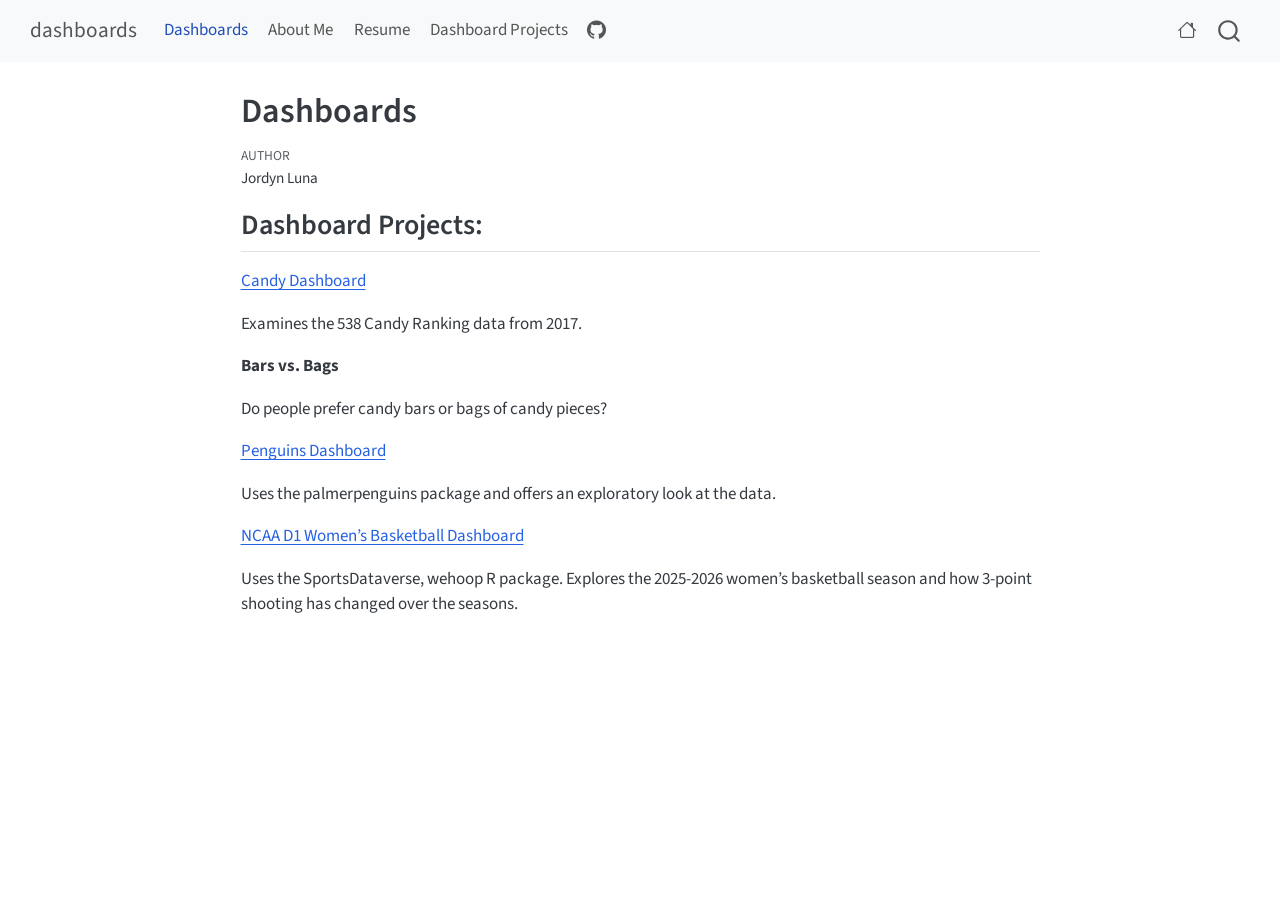
<file: docs/index.html>
<!DOCTYPE html>
<html xmlns="http://www.w3.org/1999/xhtml" lang="en" xml:lang="en"><head>

<meta charset="utf-8">
<meta name="generator" content="quarto-1.9.38">

<meta name="viewport" content="width=device-width, initial-scale=1.0, user-scalable=yes">

<meta name="author" content="Jordyn Luna">

<title>Dashboards – dashboards</title>
<style>
/* Default styles provided by pandoc.
** See https://pandoc.org/MANUAL.html#variables-for-html for config info.
*/
code{white-space: pre-wrap;}
span.smallcaps{font-variant: small-caps;}
div.columns{display: flex; gap: min(4vw, 1.5em);}
div.column{flex: auto; overflow-x: auto;}
div.hanging-indent{margin-left: 1.5em; text-indent: -1.5em;}
ul.task-list{list-style: none;}
ul.task-list li input[type="checkbox"] {
  width: 0.8em;
  margin: 0 0.8em 0.2em -1em; /* quarto-specific, see https://github.com/quarto-dev/quarto-cli/issues/4556 */ 
  vertical-align: middle;
}
</style>


<script src="site_libs/quarto-nav/quarto-nav.js"></script>
<script src="site_libs/quarto-nav/headroom.min.js"></script>
<script src="site_libs/clipboard/clipboard.min.js"></script>
<script src="site_libs/quarto-search/autocomplete.umd.js"></script>
<script src="site_libs/quarto-search/fuse.min.js"></script>
<script src="site_libs/quarto-search/quarto-search.js"></script>
<meta name="quarto:offset" content="./">
<script src="site_libs/quarto-html/quarto.js" type="module"></script>
<script src="site_libs/quarto-html/tabsets/tabsets.js" type="module"></script>
<script src="site_libs/quarto-html/popper.min.js"></script>
<script src="site_libs/quarto-html/tippy.umd.min.js"></script>
<script src="site_libs/quarto-html/anchor.min.js"></script>
<link href="site_libs/quarto-html/tippy.css" rel="stylesheet">
<link href="site_libs/quarto-html/quarto-syntax-highlighting-15634bcf2e68342d4ad2dfa704d543f6.css" rel="stylesheet" id="quarto-text-highlighting-styles">
<script src="site_libs/bootstrap/bootstrap.min.js"></script>
<link href="site_libs/bootstrap/bootstrap-icons.css" rel="stylesheet">
<link href="site_libs/bootstrap/bootstrap-158031087360bce0ff56dc785ce39e06.min.css" rel="stylesheet" append-hash="true" id="quarto-bootstrap" data-mode="light">
<script id="quarto-search-options" type="application/json">{
  "location": "navbar",
  "copy-button": false,
  "collapse-after": 3,
  "panel-placement": "end",
  "type": "overlay",
  "limit": 50,
  "keyboard-shortcut": [
    "f",
    "/",
    "s"
  ],
  "show-item-context": false,
  "language": {
    "search-no-results-text": "No results",
    "search-matching-documents-text": "matching documents",
    "search-copy-link-title": "Copy link to search",
    "search-hide-matches-text": "Hide additional matches",
    "search-more-match-text": "more match in this document",
    "search-more-matches-text": "more matches in this document",
    "search-clear-button-title": "Clear",
    "search-text-placeholder": "",
    "search-detached-cancel-button-title": "Cancel",
    "search-submit-button-title": "Submit",
    "search-label": "Search"
  }
}</script>


<link rel="stylesheet" href="styles.css">
</head>

<body class="nav-fixed fullcontent quarto-light">

<div id="quarto-search-results"></div>
  <header id="quarto-header" class="headroom fixed-top">
    <nav class="navbar navbar-expand-lg " data-bs-theme="dark">
      <div class="navbar-container container-fluid">
      <div class="navbar-brand-container mx-auto">
    <a class="navbar-brand" href="./index.html">
    <span class="navbar-title">dashboards</span>
    </a>
  </div>
            <div id="quarto-search" class="" title="Search"></div>
          <button class="navbar-toggler" type="button" data-bs-toggle="collapse" data-bs-target="#navbarCollapse" aria-controls="navbarCollapse" role="menu" aria-expanded="false" aria-label="Toggle navigation" onclick="if (window.quartoToggleHeadroom) { window.quartoToggleHeadroom(); }">
  <span class="navbar-toggler-icon"></span>
</button>
          <div class="collapse navbar-collapse" id="navbarCollapse">
            <ul class="navbar-nav navbar-nav-scroll me-auto">
  <li class="nav-item">
    <a class="nav-link active" href="./index.html" aria-current="page"> 
<span class="menu-text">Dashboards</span></a>
  </li>  
  <li class="nav-item">
    <a class="nav-link" href="https://jordynluna-ui.github.io/about.html"> 
<span class="menu-text">About Me</span></a>
  </li>  
  <li class="nav-item">
    <a class="nav-link" href="https://jordynluna-ui.github.io/resume.html"> 
<span class="menu-text">Resume</span></a>
  </li>  
  <li class="nav-item">
    <a class="nav-link" href="https://jordynluna-ui.github.io/dashboards"> 
<span class="menu-text">Dashboard Projects</span></a>
  </li>  
  <li class="nav-item compact">
    <a class="nav-link" href="http://github.com/jordynluna-ui" target="blank"> <i class="bi bi-github" role="img">
</i> 
<span class="menu-text"></span></a>
  </li>  
</ul>
            <ul class="navbar-nav navbar-nav-scroll ms-auto">
  <li class="nav-item compact">
    <a class="nav-link" href="https://jordynluna-ui.github.io" target="blank"> <i class="bi bi-house" role="img">
</i> 
<span class="menu-text"></span></a>
  </li>  
</ul>
          </div> <!-- /navcollapse -->
            <div class="quarto-navbar-tools">
</div>
      </div> <!-- /container-fluid -->
    </nav>
</header>
<!-- content -->
<div id="quarto-content" class="quarto-container page-columns page-rows-contents page-layout-article page-navbar">
<!-- sidebar -->
<!-- margin-sidebar -->
    
<!-- main -->
<main class="content" id="quarto-document-content">

<header id="title-block-header" class="quarto-title-block default">
<div class="quarto-title">
<h1 class="title">Dashboards</h1>
</div>



<div class="quarto-title-meta">

    <div>
    <div class="quarto-title-meta-heading">Author</div>
    <div class="quarto-title-meta-contents">
             <p>Jordyn Luna </p>
          </div>
  </div>
    
  
    
  </div>
  


</header>


<section id="dashboard-projects" class="level2">
<h2 class="anchored" data-anchor-id="dashboard-projects">Dashboard Projects:</h2>
<p><a href="https://jordynluna-ui.github.io/dashboards/candy.html">Candy Dashboard</a></p>
<p>Examines the 538 Candy Ranking data from 2017.</p>
<p><strong>Bars vs.&nbsp;Bags</strong></p>
<p>Do people prefer candy bars or bags of candy pieces?</p>
<p><a href="https://jordynluna-ui.github.io/dashboards/penguins.html">Penguins Dashboard</a></p>
<p>Uses the palmerpenguins package and offers an exploratory look at the data.</p>
<p><a href="https://jordynluna-ui.github.io/dashboards/CS201final_project_wbb.html">NCAA D1 Women’s Basketball Dashboard</a></p>
<p>Uses the SportsDataverse, wehoop R package. Explores the 2025-2026 women’s basketball season and how 3-point shooting has changed over the seasons.</p>


</section>

</main> <!-- /main -->
<script id="quarto-html-after-body" type="application/javascript">
  window.document.addEventListener("DOMContentLoaded", function (event) {
    const icon = "";
    const anchorJS = new window.AnchorJS();
    anchorJS.options = {
      placement: 'right',
      icon: icon
    };
    anchorJS.add('.anchored');
    const isCodeAnnotation = (el) => {
      for (const clz of el.classList) {
        if (clz.startsWith('code-annotation-')) {                     
          return true;
        }
      }
      return false;
    }
    const onCopySuccess = function(e) {
      // button target
      const button = e.trigger;
      // don't keep focus
      button.blur();
      // flash "checked"
      button.classList.add('code-copy-button-checked');
      var currentTitle = button.getAttribute("title");
      button.setAttribute("title", "Copied!");
      let tooltip;
      if (window.bootstrap) {
        button.setAttribute("data-bs-toggle", "tooltip");
        button.setAttribute("data-bs-placement", "left");
        button.setAttribute("data-bs-title", "Copied!");
        tooltip = new bootstrap.Tooltip(button, 
          { trigger: "manual", 
            customClass: "code-copy-button-tooltip",
            offset: [0, -8]});
        tooltip.show();    
      }
      setTimeout(function() {
        if (tooltip) {
          tooltip.hide();
          button.removeAttribute("data-bs-title");
          button.removeAttribute("data-bs-toggle");
          button.removeAttribute("data-bs-placement");
        }
        button.setAttribute("title", currentTitle);
        button.classList.remove('code-copy-button-checked');
      }, 1000);
      // clear code selection
      e.clearSelection();
    }
    const getTextToCopy = function(trigger) {
      const outerScaffold = trigger.parentElement.cloneNode(true);
      const codeEl = outerScaffold.querySelector('code');
      for (const childEl of codeEl.children) {
        if (isCodeAnnotation(childEl)) {
          childEl.remove();
        }
      }
      return codeEl.innerText;
    }
    const clipboard = new window.ClipboardJS('.code-copy-button:not([data-in-quarto-modal])', {
      text: getTextToCopy
    });
    clipboard.on('success', onCopySuccess);
    if (window.document.getElementById('quarto-embedded-source-code-modal')) {
      const clipboardModal = new window.ClipboardJS('.code-copy-button[data-in-quarto-modal]', {
        text: getTextToCopy,
        container: window.document.getElementById('quarto-embedded-source-code-modal')
      });
      clipboardModal.on('success', onCopySuccess);
    }
      var localhostRegex = new RegExp(/^(?:http|https):\/\/localhost\:?[0-9]*\//);
      var mailtoRegex = new RegExp(/^mailto:/);
        var filterRegex = new RegExp('/' + window.location.host + '/');
      var isInternal = (href) => {
          return filterRegex.test(href) || localhostRegex.test(href) || mailtoRegex.test(href);
      }
      // Inspect non-navigation links and adorn them if external
     var links = window.document.querySelectorAll('a[href]:not(.nav-link):not(.navbar-brand):not(.toc-action):not(.sidebar-link):not(.sidebar-item-toggle):not(.pagination-link):not(.no-external):not([aria-hidden]):not(.dropdown-item):not(.quarto-navigation-tool):not(.about-link)');
      for (var i=0; i<links.length; i++) {
        const link = links[i];
        if (!isInternal(link.href)) {
          // undo the damage that might have been done by quarto-nav.js in the case of
          // links that we want to consider external
          if (link.dataset.originalHref !== undefined) {
            link.href = link.dataset.originalHref;
          }
        }
      }
    function tippyHover(el, contentFn, onTriggerFn, onUntriggerFn) {
      const config = {
        allowHTML: true,
        maxWidth: 500,
        delay: 100,
        arrow: false,
        appendTo: function(el) {
            return el.parentElement;
        },
        interactive: true,
        interactiveBorder: 10,
        theme: 'quarto',
        placement: 'bottom-start',
      };
      if (contentFn) {
        config.content = contentFn;
      }
      if (onTriggerFn) {
        config.onTrigger = onTriggerFn;
      }
      if (onUntriggerFn) {
        config.onUntrigger = onUntriggerFn;
      }
      window.tippy(el, config); 
    }
    const noterefs = window.document.querySelectorAll('a[role="doc-noteref"]');
    for (var i=0; i<noterefs.length; i++) {
      const ref = noterefs[i];
      tippyHover(ref, function() {
        // use id or data attribute instead here
        let href = ref.getAttribute('data-footnote-href') || ref.getAttribute('href');
        try { href = new URL(href).hash; } catch {}
        const id = href.replace(/^#\/?/, "");
        const note = window.document.getElementById(id);
        if (note) {
          return note.innerHTML;
        } else {
          return "";
        }
      });
    }
    const xrefs = window.document.querySelectorAll('a.quarto-xref');
    const processXRef = (id, note) => {
      // Strip column container classes
      const stripColumnClz = (el) => {
        el.classList.remove("page-full", "page-columns");
        if (el.children) {
          for (const child of el.children) {
            stripColumnClz(child);
          }
        }
      }
      stripColumnClz(note)
      if (id === null || id.startsWith('sec-')) {
        // Special case sections, only their first couple elements
        const container = document.createElement("div");
        if (note.children && note.children.length > 2) {
          container.appendChild(note.children[0].cloneNode(true));
          for (let i = 1; i < note.children.length; i++) {
            const child = note.children[i];
            if (child.tagName === "P" && child.innerText === "") {
              continue;
            } else {
              container.appendChild(child.cloneNode(true));
              break;
            }
          }
          if (window.Quarto?.typesetMath) {
            window.Quarto.typesetMath(container);
          }
          return container.innerHTML
        } else {
          if (window.Quarto?.typesetMath) {
            window.Quarto.typesetMath(note);
          }
          return note.innerHTML;
        }
      } else {
        // Remove any anchor links if they are present
        const anchorLink = note.querySelector('a.anchorjs-link');
        if (anchorLink) {
          anchorLink.remove();
        }
        if (window.Quarto?.typesetMath) {
          window.Quarto.typesetMath(note);
        }
        if (note.classList.contains("callout")) {
          return note.outerHTML;
        } else {
          return note.innerHTML;
        }
      }
    }
    for (var i=0; i<xrefs.length; i++) {
      const xref = xrefs[i];
      tippyHover(xref, undefined, function(instance) {
        instance.disable();
        let url = xref.getAttribute('href');
        let hash = undefined; 
        if (url.startsWith('#')) {
          hash = url;
        } else {
          try { hash = new URL(url).hash; } catch {}
        }
        if (hash) {
          const id = hash.replace(/^#\/?/, "");
          const note = window.document.getElementById(id);
          if (note !== null) {
            try {
              const html = processXRef(id, note.cloneNode(true));
              instance.setContent(html);
            } finally {
              instance.enable();
              instance.show();
            }
          } else {
            // See if we can fetch this
            fetch(url.split('#')[0])
            .then(res => res.text())
            .then(html => {
              const parser = new DOMParser();
              const htmlDoc = parser.parseFromString(html, "text/html");
              const note = htmlDoc.getElementById(id);
              if (note !== null) {
                const html = processXRef(id, note);
                instance.setContent(html);
              } 
            }).finally(() => {
              instance.enable();
              instance.show();
            });
          }
        } else {
          // See if we can fetch a full url (with no hash to target)
          // This is a special case and we should probably do some content thinning / targeting
          fetch(url)
          .then(res => res.text())
          .then(html => {
            const parser = new DOMParser();
            const htmlDoc = parser.parseFromString(html, "text/html");
            const note = htmlDoc.querySelector('main.content');
            if (note !== null) {
              // This should only happen for chapter cross references
              // (since there is no id in the URL)
              // remove the first header
              if (note.children.length > 0 && note.children[0].tagName === "HEADER") {
                note.children[0].remove();
              }
              const html = processXRef(null, note);
              instance.setContent(html);
            } 
          }).finally(() => {
            instance.enable();
            instance.show();
          });
        }
      }, function(instance) {
      });
    }
        let selectedAnnoteEl;
        const selectorForAnnotation = ( cell, annotation) => {
          let cellAttr = 'data-code-cell="' + cell + '"';
          let lineAttr = 'data-code-annotation="' +  annotation + '"';
          const selector = 'span[' + cellAttr + '][' + lineAttr + ']';
          return selector;
        }
        const selectCodeLines = (annoteEl) => {
          const doc = window.document;
          const targetCell = annoteEl.getAttribute("data-target-cell");
          const targetAnnotation = annoteEl.getAttribute("data-target-annotation");
          const annoteSpan = window.document.querySelector(selectorForAnnotation(targetCell, targetAnnotation));
          const lines = annoteSpan.getAttribute("data-code-lines").split(",");
          const lineIds = lines.map((line) => {
            return targetCell + "-" + line;
          })
          let top = null;
          let height = null;
          let parent = null;
          if (lineIds.length > 0) {
              //compute the position of the single el (top and bottom and make a div)
              const el = window.document.getElementById(lineIds[0]);
              top = el.offsetTop;
              height = el.offsetHeight;
              parent = el.parentElement.parentElement;
            if (lineIds.length > 1) {
              const lastEl = window.document.getElementById(lineIds[lineIds.length - 1]);
              const bottom = lastEl.offsetTop + lastEl.offsetHeight;
              height = bottom - top;
            }
            if (top !== null && height !== null && parent !== null) {
              // cook up a div (if necessary) and position it 
              let div = window.document.getElementById("code-annotation-line-highlight");
              if (div === null) {
                div = window.document.createElement("div");
                div.setAttribute("id", "code-annotation-line-highlight");
                div.style.position = 'absolute';
                parent.appendChild(div);
              }
              div.style.top = top - 2 + "px";
              div.style.height = height + 4 + "px";
              div.style.left = 0;
              let gutterDiv = window.document.getElementById("code-annotation-line-highlight-gutter");
              if (gutterDiv === null) {
                gutterDiv = window.document.createElement("div");
                gutterDiv.setAttribute("id", "code-annotation-line-highlight-gutter");
                gutterDiv.style.position = 'absolute';
                const codeCell = window.document.getElementById(targetCell);
                const gutter = codeCell.querySelector('.code-annotation-gutter');
                gutter.appendChild(gutterDiv);
              }
              gutterDiv.style.top = top - 2 + "px";
              gutterDiv.style.height = height + 4 + "px";
            }
            selectedAnnoteEl = annoteEl;
          }
        };
        const unselectCodeLines = () => {
          const elementsIds = ["code-annotation-line-highlight", "code-annotation-line-highlight-gutter"];
          elementsIds.forEach((elId) => {
            const div = window.document.getElementById(elId);
            if (div) {
              div.remove();
            }
          });
          selectedAnnoteEl = undefined;
        };
          // Handle positioning of the toggle
      window.addEventListener(
        "resize",
        throttle(() => {
          elRect = undefined;
          if (selectedAnnoteEl) {
            selectCodeLines(selectedAnnoteEl);
          }
        }, 10)
      );
      function throttle(fn, ms) {
      let throttle = false;
      let timer;
        return (...args) => {
          if(!throttle) { // first call gets through
              fn.apply(this, args);
              throttle = true;
          } else { // all the others get throttled
              if(timer) clearTimeout(timer); // cancel #2
              timer = setTimeout(() => {
                fn.apply(this, args);
                timer = throttle = false;
              }, ms);
          }
        };
      }
        // Attach click handler to the DT
        const annoteDls = window.document.querySelectorAll('dt[data-target-cell]');
        for (const annoteDlNode of annoteDls) {
          annoteDlNode.addEventListener('click', (event) => {
            const clickedEl = event.target;
            if (clickedEl !== selectedAnnoteEl) {
              unselectCodeLines();
              const activeEl = window.document.querySelector('dt[data-target-cell].code-annotation-active');
              if (activeEl) {
                activeEl.classList.remove('code-annotation-active');
              }
              selectCodeLines(clickedEl);
              clickedEl.classList.add('code-annotation-active');
            } else {
              // Unselect the line
              unselectCodeLines();
              clickedEl.classList.remove('code-annotation-active');
            }
          });
        }
    const findCites = (el) => {
      const parentEl = el.parentElement;
      if (parentEl) {
        const cites = parentEl.dataset.cites;
        if (cites) {
          return {
            el,
            cites: cites.split(' ')
          };
        } else {
          return findCites(el.parentElement)
        }
      } else {
        return undefined;
      }
    };
    var bibliorefs = window.document.querySelectorAll('a[role="doc-biblioref"]');
    for (var i=0; i<bibliorefs.length; i++) {
      const ref = bibliorefs[i];
      const citeInfo = findCites(ref);
      if (citeInfo) {
        tippyHover(citeInfo.el, function() {
          var popup = window.document.createElement('div');
          citeInfo.cites.forEach(function(cite) {
            var citeDiv = window.document.createElement('div');
            citeDiv.classList.add('hanging-indent');
            citeDiv.classList.add('csl-entry');
            var biblioDiv = window.document.getElementById('ref-' + cite);
            if (biblioDiv) {
              citeDiv.innerHTML = biblioDiv.innerHTML;
            }
            popup.appendChild(citeDiv);
          });
          return popup.innerHTML;
        });
      }
    }
  });
  </script>
</div> <!-- /content -->




</body></html>
</file>
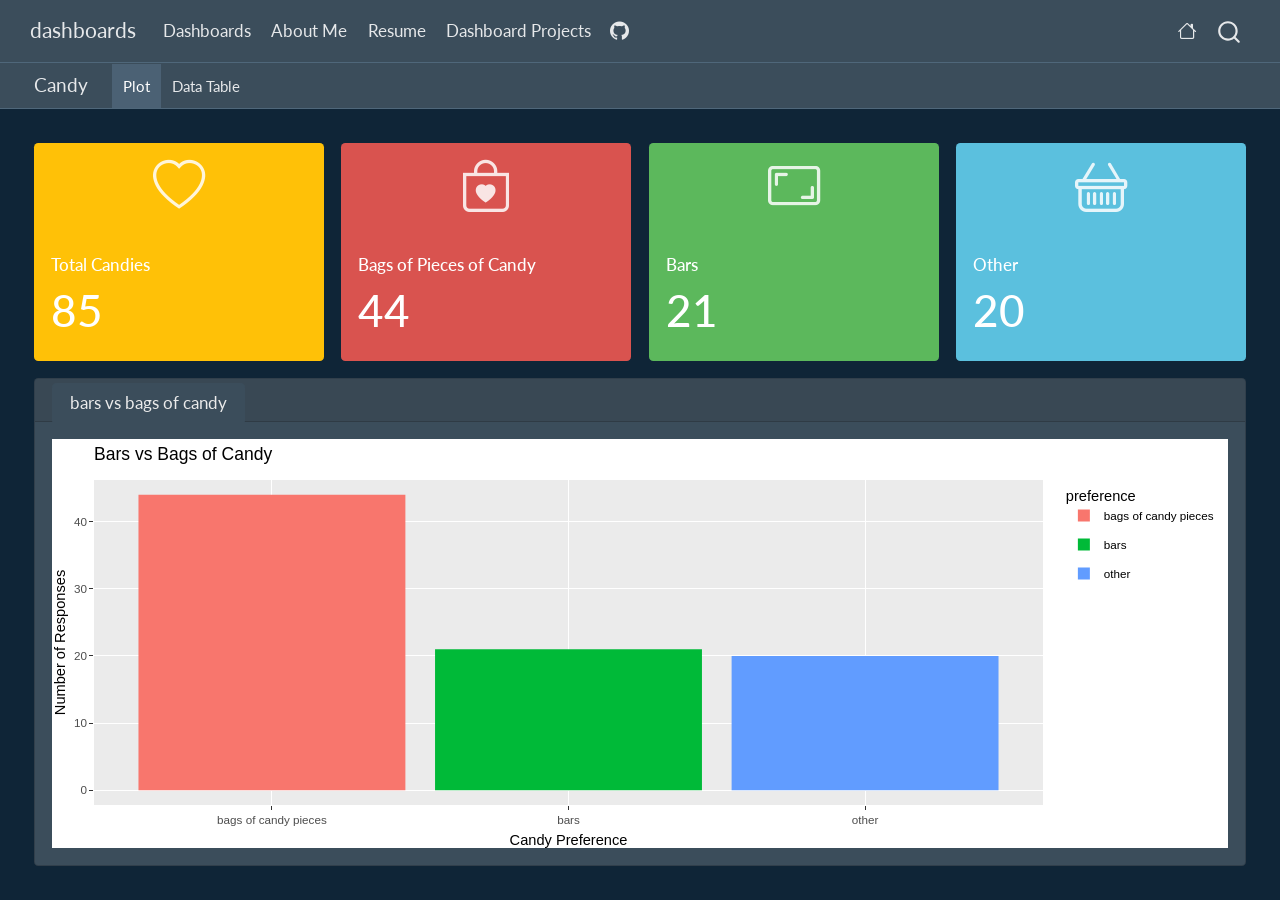
<file: docs/candy.html>
<!DOCTYPE html>
<html xmlns="http://www.w3.org/1999/xhtml" lang="en" xml:lang="en"><head>

<meta charset="utf-8">
<meta name="generator" content="quarto-1.9.38">

<meta name="viewport" content="width=device-width, initial-scale=1.0, user-scalable=yes">

<meta name="dcterms.date" content="2026-11-02">

<title>Candy – dashboards</title>
<style>
/* Default styles provided by pandoc.
** See https://pandoc.org/MANUAL.html#variables-for-html for config info.
*/
code{white-space: pre-wrap;}
span.smallcaps{font-variant: small-caps;}
div.columns{display: flex; gap: min(4vw, 1.5em);}
div.column{flex: auto; overflow-x: auto;}
div.hanging-indent{margin-left: 1.5em; text-indent: -1.5em;}
ul.task-list{list-style: none;}
ul.task-list li input[type="checkbox"] {
  width: 0.8em;
  margin: 0 0.8em 0.2em -1em; /* quarto-specific, see https://github.com/quarto-dev/quarto-cli/issues/4556 */ 
  vertical-align: middle;
}
</style>


<script src="site_libs/quarto-nav/quarto-nav.js"></script>
<script src="site_libs/quarto-nav/headroom.min.js"></script>
<script src="site_libs/clipboard/clipboard.min.js"></script>
<script src="site_libs/quarto-search/autocomplete.umd.js"></script>
<script src="site_libs/quarto-search/fuse.min.js"></script>
<script src="site_libs/quarto-search/quarto-search.js"></script>
<meta name="quarto:offset" content="./">
<script src="site_libs/quarto-html/quarto.js" type="module"></script>
<script src="site_libs/quarto-html/tabsets/tabsets.js" type="module"></script>
<script src="site_libs/quarto-html/popper.min.js"></script>
<script src="site_libs/quarto-html/tippy.umd.min.js"></script>
<script src="site_libs/quarto-html/anchor.min.js"></script>
<link href="site_libs/quarto-html/tippy.css" rel="stylesheet">
<link href="site_libs/quarto-html/quarto-syntax-highlighting-15634bcf2e68342d4ad2dfa704d543f6.css" rel="stylesheet" class="quarto-color-scheme" id="quarto-text-highlighting-styles">
<link href="site_libs/quarto-html/quarto-syntax-highlighting-dark-0a6b7249c26820e032cb0bd839ff02b1.css" rel="stylesheet" class="quarto-color-scheme quarto-color-alternate" id="quarto-text-highlighting-styles">
<link href="site_libs/quarto-html/quarto-syntax-highlighting-15634bcf2e68342d4ad2dfa704d543f6.css" rel="stylesheet" class="quarto-color-scheme-extra" id="quarto-text-highlighting-styles">
<script src="site_libs/bootstrap/bootstrap.min.js"></script>
<link href="site_libs/bootstrap/bootstrap-icons.css" rel="stylesheet">
<link href="site_libs/bootstrap/bootstrap-f452b10783ece9702d607fcf8de6a7fb.min.css" rel="stylesheet" append-hash="true" class="quarto-color-scheme" id="quarto-bootstrap" data-mode="dark">
<link href="site_libs/bootstrap/bootstrap-dark-f452b10783ece9702d607fcf8de6a7fb.min.css" rel="stylesheet" append-hash="true" class="quarto-color-scheme quarto-color-alternate" id="quarto-bootstrap" data-mode="dark">
<link href="site_libs/bootstrap/bootstrap-f452b10783ece9702d607fcf8de6a7fb.min.css" rel="stylesheet" append-hash="true" class="quarto-color-scheme-extra" id="quarto-bootstrap" data-mode="dark">
<script src="site_libs/quarto-dashboard/quarto-dashboard.js"></script>
<script src="site_libs/quarto-dashboard/stickythead.js"></script>



<script src="site_libs/quarto-dashboard/web-components.js" type="module"></script>
<script src="site_libs/quarto-dashboard/components.js"></script>

<script id="quarto-search-options" type="application/json">{
  "location": "navbar",
  "copy-button": false,
  "collapse-after": 3,
  "panel-placement": "end",
  "type": "overlay",
  "limit": 50,
  "keyboard-shortcut": [
    "f",
    "/",
    "s"
  ],
  "show-item-context": false,
  "language": {
    "search-no-results-text": "No results",
    "search-matching-documents-text": "matching documents",
    "search-copy-link-title": "Copy link to search",
    "search-hide-matches-text": "Hide additional matches",
    "search-more-match-text": "more match in this document",
    "search-more-matches-text": "more matches in this document",
    "search-clear-button-title": "Clear",
    "search-text-placeholder": "",
    "search-detached-cancel-button-title": "Cancel",
    "search-submit-button-title": "Submit",
    "search-label": "Search"
  }
}</script>
<link href="site_libs/htmltools-fill-0.5.9/fill.css" rel="stylesheet">
<script src="site_libs/htmlwidgets-1.6.4/htmlwidgets.js"></script>
<script src="site_libs/plotly-binding-4.12.1/plotly.js"></script>
<script src="site_libs/typedarray-0.1/typedarray.min.js"></script>
<script src="site_libs/jquery-3.5.1/jquery.min.js"></script>
<link href="site_libs/crosstalk-1.2.2/css/crosstalk.min.css" rel="stylesheet">
<script src="site_libs/crosstalk-1.2.2/js/crosstalk.min.js"></script>
<link href="site_libs/plotly-htmlwidgets-css-2.25.2/plotly-htmlwidgets.css" rel="stylesheet">
<script src="site_libs/plotly-main-2.25.2/plotly-latest.min.js"></script>


<link rel="stylesheet" href="styles.css">
</head>

<body class="quarto-dashboard nav-fixed dashboard-fill fullcontent quarto-light">


<div id="quarto-search-results"></div>
  <header id="quarto-header" class="headroom fixed-top">
    <nav class="navbar navbar-expand-lg " data-bs-theme="dark">
      <div class="navbar-container container-fluid">
      <div class="navbar-brand-container mx-auto">
    <a class="navbar-brand" href="./index.html">
    <span class="navbar-title">dashboards</span>
    </a>
  </div>
            <div id="quarto-search" class="" title="Search"></div>
          <button class="navbar-toggler" type="button" data-bs-toggle="collapse" data-bs-target="#navbarCollapse" aria-controls="navbarCollapse" role="menu" aria-expanded="false" aria-label="Toggle navigation" onclick="if (window.quartoToggleHeadroom) { window.quartoToggleHeadroom(); }">
  <span class="navbar-toggler-icon"></span>
</button>
          <div class="collapse navbar-collapse" id="navbarCollapse">
            <ul class="navbar-nav navbar-nav-scroll me-auto">
  <li class="nav-item">
    <a class="nav-link" href="./index.html"> 
<span class="menu-text">Dashboards</span></a>
  </li>  
  <li class="nav-item">
    <a class="nav-link" href="https://jordynluna-ui.github.io/about.html"> 
<span class="menu-text">About Me</span></a>
  </li>  
  <li class="nav-item">
    <a class="nav-link" href="https://jordynluna-ui.github.io/resume.html"> 
<span class="menu-text">Resume</span></a>
  </li>  
  <li class="nav-item">
    <a class="nav-link" href="https://jordynluna-ui.github.io/dashboards"> 
<span class="menu-text">Dashboard Projects</span></a>
  </li>  
  <li class="nav-item compact">
    <a class="nav-link" href="http://github.com/jordynluna-ui" target="blank"> <i class="bi bi-github" role="img">
</i> 
<span class="menu-text"></span></a>
  </li>  
</ul>
            <ul class="navbar-nav navbar-nav-scroll ms-auto">
  <li class="nav-item compact">
    <a class="nav-link" href="https://jordynluna-ui.github.io" target="blank"> <i class="bi bi-house" role="img">
</i> 
<span class="menu-text"></span></a>
  </li>  
</ul>
          </div> <!-- /navcollapse -->
            <div class="quarto-navbar-tools">
</div>
      </div> <!-- /container-fluid -->
    </nav>
<header id="quarto-dashboard-header">
<nav class="navbar navbar-expand-md slim" data-bs-theme="dark">
  <div class="navbar-container container-fluid">
    <button class="navbar-toggler" type="button" data-bs-toggle="collapse" data-bs-target="#dashboard-collapse" aria-controls="dashboard-collapse" aria-expanded="false" aria-label="Toggle navigation">
      <span class="navbar-toggler-icon"></span>
    </button>    


    <div class="navbar-brand-container">


      <div class="navbar-title">
        <div class="navbar-title-text"><a href="#">Candy</a></div>
        
        
      </div>
    </div>
<div id="dashboard-collapse" class="navbar-collapse collapse"><ul class="navbar-nav navbar-nav-scroll me-auto" role="tablist"><li class="nav-item" role="presentation"><a id="tab-plot" class="nav-link active" data-bs-toggle="tab" role="tab" data-bs-target="#plot" data-scrolling="false" href="#plot" aria-controls="plot" aria-selected="true"><span class="nav-link-text">Plot</span></a></li><li class="nav-item" role="presentation"><a id="tab-data-table" class="nav-link" data-bs-toggle="tab" role="tab" data-bs-target="#data-table" data-scrolling="false" href="#data-table" aria-controls="data-table" aria-selected="false"><span class="nav-link-text">Data Table</span></a></li></ul></div></div>
</nav>
</header></header>
<!-- content -->
<div id="quarto-content" class="quarto-container page-layout-custom page-navbar quarto-dashboard-content bslib-gap-spacing html-fill-container bslib-page-fill quarto-dashboard-pages">
<!-- sidebar -->
<!-- margin-sidebar -->
<!-- main -->

<div class="bslib-grid-item html-fill-item tab-content bslib-grid" data-layout="fill" style="display: grid; grid-template-rows: minmax(3em, 1fr); grid-auto-columns: minmax(0, 1fr);">
<div id="plot" class="dashboard-page tab-pane show active html-fill-item html-fill-container" data-orientation="rows" aria-labelledby="tab-plot">
<div class="html-fill-item html-fill-container bslib-grid" style="display: grid; grid-template-rows: minmax(3em, max-content) minmax(3em, 1fr); grid-auto-columns: minmax(0, 1fr);">
<div class="html-fill-item html-fill-container bslib-grid" style="display: grid; grid-template-columns: minmax(3em, 1fr) minmax(3em, 1fr) minmax(3em, 1fr) minmax(3em, 1fr);
grid-auto-rows: minmax(0, 1fr);">
<div class="card valuebox cell html-fill-item html-fill-container bslib-card bslib-value-box bg-warning showcase-left-center" data-bslib-card-init="" data-require-bs-caller="card()">
<div class="card-body html-fill-item html-fill-container">
<div data-icon="heart" class="html-fill-item html-fill-container value-box-grid">
<div class="value-box-showcase html-fill-item html-fill-container">

<i class="bi bi-heart"></i></div>
<div class="value-box-area">
<p class="value-box-title">
Total Candies
</p>
<p class="value-box-value">
85
</p>
</div>
</div>
</div>
<script data-bslib-card-init="">bslib.Card.initializeAllCards();</script></div><div class="card valuebox cell html-fill-item html-fill-container bslib-card bslib-value-box bg-danger showcase-left-center" data-bslib-card-init="" data-require-bs-caller="card()">
<div class="card-body html-fill-item html-fill-container">
<div data-icon="bag-heart" class="html-fill-item html-fill-container value-box-grid">
<div class="value-box-showcase html-fill-item html-fill-container">

<i class="bi bi-bag-heart"></i></div>
<div class="value-box-area">
<p class="value-box-title">
Bags of Pieces of Candy
</p>
<p class="value-box-value">
44
</p>
</div>
</div>
</div>
<script data-bslib-card-init="">bslib.Card.initializeAllCards();</script></div><div class="card valuebox cell html-fill-item html-fill-container bslib-card bslib-value-box bg-success showcase-left-center" data-bslib-card-init="" data-require-bs-caller="card()">
<div class="card-body html-fill-item html-fill-container">
<div data-icon="aspect-ratio" class="html-fill-item html-fill-container value-box-grid">
<div class="value-box-showcase html-fill-item html-fill-container">

<i class="bi bi-aspect-ratio"></i></div>
<div class="value-box-area">
<p class="value-box-title">
Bars
</p>
<p class="value-box-value">
21
</p>
</div>
</div>
</div>
<script data-bslib-card-init="">bslib.Card.initializeAllCards();</script></div><div class="card valuebox cell html-fill-item html-fill-container bslib-card bslib-value-box bg-info showcase-left-center" data-bslib-card-init="" data-require-bs-caller="card()">
<div class="card-body html-fill-item html-fill-container">
<div data-icon="basket" class="html-fill-item html-fill-container value-box-grid">
<div class="value-box-showcase html-fill-item html-fill-container">

<i class="bi bi-basket"></i></div>
<div class="value-box-area">
<p class="value-box-title">
Other
</p>
<p class="value-box-value">
20
</p>
</div>
</div>
</div>
<script data-bslib-card-init="">bslib.Card.initializeAllCards();</script></div>
</div>
<div class="card tabset html-fill-item html-fill-container bslib-card" data-bslib-card-init="" data-require-bs-caller="card()" data-full-screen="false">
<div class="card-header dashboard-card-no-title bslib-navs-card-title">

<ul class="nav nav-tabs card-header-tabs" role="tablist" data-tabsetid="card-tabset-5"><li class="nav-item" role="presentation"><a href="#card-tabset-5-1" role="tab" data-toggle="tab" data-bs-toggle="tab" data-value="bars vs bags of candy" aria-selected="true" class="nav-link active">bars vs bags of candy</a></li></ul></div>

<div class="tab-content html-fill-item html-fill-container" data-tabset-id="card-tabset-5"><div class="tab-pane active show html-fill-item html-fill-container" role="tabpanel" id="card-tabset-5-1"><div class="card-body html-fill-item html-fill-container" data-title="bars vs bags of candy">
<div class="cell-output-display html-fill-item html-fill-container">
<div class="plotly html-widget html-fill-item html-fill-container" id="htmlwidget-1c401f3c348cb0bff607" style="width:100%;height:406px;"></div>
<script type="application/json" data-for="htmlwidget-1c401f3c348cb0bff607">{"x":{"data":[{"orientation":"v","width":0.89999999999999991,"base":0,"x":[1],"y":[44],"text":"count: 44<br />preference: bags of candy pieces","type":"bar","textposition":"none","marker":{"autocolorscale":false,"color":"rgba(248,118,109,1)","line":{"width":1.8897637795275593,"color":"transparent"}},"name":"bags of candy pieces","legendgroup":"bags of candy pieces","showlegend":true,"xaxis":"x","yaxis":"y","hoverinfo":"text","frame":null},{"orientation":"v","width":0.90000000000000013,"base":0,"x":[2],"y":[21],"text":"count: 21<br />preference: bars","type":"bar","textposition":"none","marker":{"autocolorscale":false,"color":"rgba(0,186,56,1)","line":{"width":1.8897637795275593,"color":"transparent"}},"name":"bars","legendgroup":"bars","showlegend":true,"xaxis":"x","yaxis":"y","hoverinfo":"text","frame":null},{"orientation":"v","width":0.90000000000000036,"base":0,"x":[3],"y":[20],"text":"count: 20<br />preference: other","type":"bar","textposition":"none","marker":{"autocolorscale":false,"color":"rgba(97,156,255,1)","line":{"width":1.8897637795275593,"color":"transparent"}},"name":"other","legendgroup":"other","showlegend":true,"xaxis":"x","yaxis":"y","hoverinfo":"text","frame":null}],"layout":{"margin":{"t":40.840182648401829,"r":7.3059360730593621,"b":37.260273972602747,"l":37.260273972602747},"plot_bgcolor":"rgba(235,235,235,1)","paper_bgcolor":"rgba(255,255,255,1)","font":{"color":"rgba(0,0,0,1)","family":"","size":14.611872146118724},"title":{"text":"Bars vs Bags of Candy","font":{"color":"rgba(0,0,0,1)","family":"","size":17.534246575342465},"x":0,"xref":"paper"},"xaxis":{"domain":[0,1],"automargin":true,"type":"linear","autorange":false,"range":[0.40000000000000002,3.6000000000000001],"tickmode":"array","ticktext":["bags of candy pieces","bars","other"],"tickvals":[1,2,3],"categoryorder":"array","categoryarray":["bags of candy pieces","bars","other"],"nticks":null,"ticks":"outside","tickcolor":"rgba(51,51,51,1)","ticklen":3.6529680365296811,"tickwidth":0.66417600664176002,"showticklabels":true,"tickfont":{"color":"rgba(77,77,77,1)","family":"","size":11.68949771689498},"tickangle":-0,"showline":false,"linecolor":null,"linewidth":0,"showgrid":true,"gridcolor":"rgba(255,255,255,1)","gridwidth":0.66417600664176002,"zeroline":false,"anchor":"y","title":{"text":"Candy Preference","font":{"color":"rgba(0,0,0,1)","family":"","size":14.611872146118724}},"hoverformat":".2f"},"yaxis":{"domain":[0,1],"automargin":true,"type":"linear","autorange":false,"range":[-2.2000000000000002,46.200000000000003],"tickmode":"array","ticktext":["0","10","20","30","40"],"tickvals":[0,10,20,30.000000000000004,40],"categoryorder":"array","categoryarray":["0","10","20","30","40"],"nticks":null,"ticks":"outside","tickcolor":"rgba(51,51,51,1)","ticklen":3.6529680365296811,"tickwidth":0.66417600664176002,"showticklabels":true,"tickfont":{"color":"rgba(77,77,77,1)","family":"","size":11.68949771689498},"tickangle":-0,"showline":false,"linecolor":null,"linewidth":0,"showgrid":true,"gridcolor":"rgba(255,255,255,1)","gridwidth":0.66417600664176002,"zeroline":false,"anchor":"x","title":{"text":"Number of Responses","font":{"color":"rgba(0,0,0,1)","family":"","size":14.611872146118724}},"hoverformat":".2f"},"shapes":[],"showlegend":true,"legend":{"bgcolor":"rgba(255,255,255,1)","bordercolor":"transparent","borderwidth":1.8897637795275593,"font":{"color":"rgba(0,0,0,1)","family":"","size":11.68949771689498},"title":{"text":"preference","font":{"color":"rgba(0,0,0,1)","family":"","size":14.611872146118724}}},"hovermode":"closest","barmode":"relative"},"config":{"doubleClick":"reset","modeBarButtonsToAdd":["hoverclosest","hovercompare"],"showSendToCloud":false},"source":"A","attrs":{"720721c2efb3":{"x":{},"fill":{},"type":"bar"}},"cur_data":"720721c2efb3","visdat":{"720721c2efb3":["function (y) ","x"]},"highlight":{"on":"plotly_click","persistent":false,"dynamic":false,"selectize":false,"opacityDim":0.20000000000000001,"selected":{"opacity":1},"debounce":0},"shinyEvents":["plotly_hover","plotly_click","plotly_selected","plotly_relayout","plotly_brushed","plotly_brushing","plotly_clickannotation","plotly_doubleclick","plotly_deselect","plotly_afterplot","plotly_sunburstclick"],"base_url":"https://plot.ly"},"evals":[],"jsHooks":[]}</script>
</div>
</div></div></div><bslib-tooltip placement="auto" bsoptions="[]" data-require-bs-version="5" data-require-bs-caller="tooltip()">
    <template>Expand</template>
    <span class="bslib-full-screen-enter badge rounded-pill">
        <svg xmlns="http://www.w3.org/2000/svg" viewbox="0 0 24 24" style="height:1em;width:1em;" aria-hidden="true" role="img"><path d="M20 5C20 4.4 19.6 4 19 4H13C12.4 4 12 3.6 12 3C12 2.4 12.4 2 13 2H21C21.6 2 22 2.4 22 3V11C22 11.6 21.6 12 21 12C20.4 12 20 11.6 20 11V5ZM4 19C4 19.6 4.4 20 5 20H11C11.6 20 12 20.4 12 21C12 21.6 11.6 22 11 22H3C2.4 22 2 21.6 2 21V13C2 12.4 2.4 12 3 12C3.6 12 4 12.4 4 13V19Z"></path></svg>
    </span>
</bslib-tooltip><script data-bslib-card-init="">bslib.Card.initializeAllCards();</script></div>
</div>
</div>
<div id="data-table" class="dashboard-page tab-pane grid-skip html-fill-item html-fill-container" data-orientation="rows" aria-labelledby="tab-data-table">
<div class="html-fill-item html-fill-container bslib-grid" style="display: grid; grid-template-rows: minmax(3em, max-content) minmax(3em, 1fr); grid-auto-columns: minmax(0, 1fr);">
<div class="card html-fill-item html-fill-container bslib-card" data-fill="false" data-bslib-card-init="" data-require-bs-caller="card()" data-full-screen="false">
<div class="card-body html-fill-item html-fill-container">
<p>This table shows which brand sells their candy as a bar, a bag with pieces of candy, or a different way.</p>
</div>
<bslib-tooltip placement="auto" bsoptions="[]" data-require-bs-version="5" data-require-bs-caller="tooltip()">
    <template>Expand</template>
    <span class="bslib-full-screen-enter badge rounded-pill">
        <svg xmlns="http://www.w3.org/2000/svg" viewbox="0 0 24 24" style="height:1em;width:1em;" aria-hidden="true" role="img"><path d="M20 5C20 4.4 19.6 4 19 4H13C12.4 4 12 3.6 12 3C12 2.4 12.4 2 13 2H21C21.6 2 22 2.4 22 3V11C22 11.6 21.6 12 21 12C20.4 12 20 11.6 20 11V5ZM4 19C4 19.6 4.4 20 5 20H11C11.6 20 12 20.4 12 21C12 21.6 11.6 22 11 22H3C2.4 22 2 21.6 2 21V13C2 12.4 2.4 12 3 12C3.6 12 4 12.4 4 13V19Z"></path></svg>
    </span>
</bslib-tooltip><script data-bslib-card-init="">bslib.Card.initializeAllCards();</script></div>
<div class="card cell html-fill-item html-fill-container bslib-card" data-bslib-card-init="" data-require-bs-caller="card()" data-full-screen="false">
<div class="card-body html-fill-item html-fill-container">
<div class="cell-output-display html-fill-item html-fill-container">
<table class="caption-top table table-sm table-striped small">
<thead>
<tr class="header">
<th style="text-align: left;">competitorname</th>
<th style="text-align: left;">bar</th>
<th style="text-align: left;">pluribus</th>
<th style="text-align: left;">preference</th>
</tr>
</thead>
<tbody>
<tr class="odd">
<td style="text-align: left;">100 Grand</td>
<td style="text-align: left;">TRUE</td>
<td style="text-align: left;">FALSE</td>
<td style="text-align: left;">bars</td>
</tr>
<tr class="even">
<td style="text-align: left;">3 Musketeers</td>
<td style="text-align: left;">TRUE</td>
<td style="text-align: left;">FALSE</td>
<td style="text-align: left;">bars</td>
</tr>
<tr class="odd">
<td style="text-align: left;">One dime</td>
<td style="text-align: left;">FALSE</td>
<td style="text-align: left;">FALSE</td>
<td style="text-align: left;">other</td>
</tr>
<tr class="even">
<td style="text-align: left;">One quarter</td>
<td style="text-align: left;">FALSE</td>
<td style="text-align: left;">FALSE</td>
<td style="text-align: left;">other</td>
</tr>
<tr class="odd">
<td style="text-align: left;">Air Heads</td>
<td style="text-align: left;">FALSE</td>
<td style="text-align: left;">FALSE</td>
<td style="text-align: left;">other</td>
</tr>
<tr class="even">
<td style="text-align: left;">Almond Joy</td>
<td style="text-align: left;">TRUE</td>
<td style="text-align: left;">FALSE</td>
<td style="text-align: left;">bars</td>
</tr>
<tr class="odd">
<td style="text-align: left;">Baby Ruth</td>
<td style="text-align: left;">TRUE</td>
<td style="text-align: left;">FALSE</td>
<td style="text-align: left;">bars</td>
</tr>
<tr class="even">
<td style="text-align: left;">Boston Baked Beans</td>
<td style="text-align: left;">FALSE</td>
<td style="text-align: left;">TRUE</td>
<td style="text-align: left;">bags of candy pieces</td>
</tr>
<tr class="odd">
<td style="text-align: left;">Candy Corn</td>
<td style="text-align: left;">FALSE</td>
<td style="text-align: left;">TRUE</td>
<td style="text-align: left;">bags of candy pieces</td>
</tr>
<tr class="even">
<td style="text-align: left;">Caramel Apple Pops</td>
<td style="text-align: left;">FALSE</td>
<td style="text-align: left;">FALSE</td>
<td style="text-align: left;">other</td>
</tr>
<tr class="odd">
<td style="text-align: left;">Charleston Chew</td>
<td style="text-align: left;">TRUE</td>
<td style="text-align: left;">FALSE</td>
<td style="text-align: left;">bars</td>
</tr>
<tr class="even">
<td style="text-align: left;">Chewey Lemonhead Fruit Mix</td>
<td style="text-align: left;">FALSE</td>
<td style="text-align: left;">TRUE</td>
<td style="text-align: left;">bags of candy pieces</td>
</tr>
<tr class="odd">
<td style="text-align: left;">Chiclets</td>
<td style="text-align: left;">FALSE</td>
<td style="text-align: left;">TRUE</td>
<td style="text-align: left;">bags of candy pieces</td>
</tr>
<tr class="even">
<td style="text-align: left;">Dots</td>
<td style="text-align: left;">FALSE</td>
<td style="text-align: left;">TRUE</td>
<td style="text-align: left;">bags of candy pieces</td>
</tr>
<tr class="odd">
<td style="text-align: left;">Dum Dums</td>
<td style="text-align: left;">FALSE</td>
<td style="text-align: left;">FALSE</td>
<td style="text-align: left;">other</td>
</tr>
<tr class="even">
<td style="text-align: left;">Fruit Chews</td>
<td style="text-align: left;">FALSE</td>
<td style="text-align: left;">TRUE</td>
<td style="text-align: left;">bags of candy pieces</td>
</tr>
<tr class="odd">
<td style="text-align: left;">Fun Dip</td>
<td style="text-align: left;">FALSE</td>
<td style="text-align: left;">FALSE</td>
<td style="text-align: left;">other</td>
</tr>
<tr class="even">
<td style="text-align: left;">Gobstopper</td>
<td style="text-align: left;">FALSE</td>
<td style="text-align: left;">TRUE</td>
<td style="text-align: left;">bags of candy pieces</td>
</tr>
<tr class="odd">
<td style="text-align: left;">Haribo Gold Bears</td>
<td style="text-align: left;">FALSE</td>
<td style="text-align: left;">TRUE</td>
<td style="text-align: left;">bags of candy pieces</td>
</tr>
<tr class="even">
<td style="text-align: left;">Haribo Happy Cola</td>
<td style="text-align: left;">FALSE</td>
<td style="text-align: left;">TRUE</td>
<td style="text-align: left;">bags of candy pieces</td>
</tr>
<tr class="odd">
<td style="text-align: left;">Haribo Sour Bears</td>
<td style="text-align: left;">FALSE</td>
<td style="text-align: left;">TRUE</td>
<td style="text-align: left;">bags of candy pieces</td>
</tr>
<tr class="even">
<td style="text-align: left;">Haribo Twin Snakes</td>
<td style="text-align: left;">FALSE</td>
<td style="text-align: left;">TRUE</td>
<td style="text-align: left;">bags of candy pieces</td>
</tr>
<tr class="odd">
<td style="text-align: left;">Hershey’s Kisses</td>
<td style="text-align: left;">FALSE</td>
<td style="text-align: left;">TRUE</td>
<td style="text-align: left;">bags of candy pieces</td>
</tr>
<tr class="even">
<td style="text-align: left;">Hershey’s Krackel</td>
<td style="text-align: left;">TRUE</td>
<td style="text-align: left;">FALSE</td>
<td style="text-align: left;">bars</td>
</tr>
<tr class="odd">
<td style="text-align: left;">Hershey’s Milk Chocolate</td>
<td style="text-align: left;">TRUE</td>
<td style="text-align: left;">FALSE</td>
<td style="text-align: left;">bars</td>
</tr>
<tr class="even">
<td style="text-align: left;">Hershey’s Special Dark</td>
<td style="text-align: left;">TRUE</td>
<td style="text-align: left;">FALSE</td>
<td style="text-align: left;">bars</td>
</tr>
<tr class="odd">
<td style="text-align: left;">Jawbusters</td>
<td style="text-align: left;">FALSE</td>
<td style="text-align: left;">TRUE</td>
<td style="text-align: left;">bags of candy pieces</td>
</tr>
<tr class="even">
<td style="text-align: left;">Junior Mints</td>
<td style="text-align: left;">FALSE</td>
<td style="text-align: left;">TRUE</td>
<td style="text-align: left;">bags of candy pieces</td>
</tr>
<tr class="odd">
<td style="text-align: left;">Kit Kat</td>
<td style="text-align: left;">TRUE</td>
<td style="text-align: left;">FALSE</td>
<td style="text-align: left;">bars</td>
</tr>
<tr class="even">
<td style="text-align: left;">Laffy Taffy</td>
<td style="text-align: left;">FALSE</td>
<td style="text-align: left;">FALSE</td>
<td style="text-align: left;">other</td>
</tr>
<tr class="odd">
<td style="text-align: left;">Lemonhead</td>
<td style="text-align: left;">FALSE</td>
<td style="text-align: left;">FALSE</td>
<td style="text-align: left;">other</td>
</tr>
<tr class="even">
<td style="text-align: left;">Lifesavers big ring gummies</td>
<td style="text-align: left;">FALSE</td>
<td style="text-align: left;">FALSE</td>
<td style="text-align: left;">other</td>
</tr>
<tr class="odd">
<td style="text-align: left;">Peanut butter M&amp;M’s</td>
<td style="text-align: left;">FALSE</td>
<td style="text-align: left;">TRUE</td>
<td style="text-align: left;">bags of candy pieces</td>
</tr>
<tr class="even">
<td style="text-align: left;">M&amp;M’s</td>
<td style="text-align: left;">FALSE</td>
<td style="text-align: left;">TRUE</td>
<td style="text-align: left;">bags of candy pieces</td>
</tr>
<tr class="odd">
<td style="text-align: left;">Mike &amp; Ike</td>
<td style="text-align: left;">FALSE</td>
<td style="text-align: left;">TRUE</td>
<td style="text-align: left;">bags of candy pieces</td>
</tr>
<tr class="even">
<td style="text-align: left;">Milk Duds</td>
<td style="text-align: left;">FALSE</td>
<td style="text-align: left;">TRUE</td>
<td style="text-align: left;">bags of candy pieces</td>
</tr>
<tr class="odd">
<td style="text-align: left;">Milky Way</td>
<td style="text-align: left;">TRUE</td>
<td style="text-align: left;">FALSE</td>
<td style="text-align: left;">bars</td>
</tr>
<tr class="even">
<td style="text-align: left;">Milky Way Midnight</td>
<td style="text-align: left;">TRUE</td>
<td style="text-align: left;">FALSE</td>
<td style="text-align: left;">bars</td>
</tr>
<tr class="odd">
<td style="text-align: left;">Milky Way Simply Caramel</td>
<td style="text-align: left;">TRUE</td>
<td style="text-align: left;">FALSE</td>
<td style="text-align: left;">bars</td>
</tr>
<tr class="even">
<td style="text-align: left;">Mounds</td>
<td style="text-align: left;">TRUE</td>
<td style="text-align: left;">FALSE</td>
<td style="text-align: left;">bars</td>
</tr>
<tr class="odd">
<td style="text-align: left;">Mr Good Bar</td>
<td style="text-align: left;">TRUE</td>
<td style="text-align: left;">FALSE</td>
<td style="text-align: left;">bars</td>
</tr>
<tr class="even">
<td style="text-align: left;">Nerds</td>
<td style="text-align: left;">FALSE</td>
<td style="text-align: left;">TRUE</td>
<td style="text-align: left;">bags of candy pieces</td>
</tr>
<tr class="odd">
<td style="text-align: left;">Nestle Butterfinger</td>
<td style="text-align: left;">TRUE</td>
<td style="text-align: left;">FALSE</td>
<td style="text-align: left;">bars</td>
</tr>
<tr class="even">
<td style="text-align: left;">Nestle Crunch</td>
<td style="text-align: left;">TRUE</td>
<td style="text-align: left;">FALSE</td>
<td style="text-align: left;">bars</td>
</tr>
<tr class="odd">
<td style="text-align: left;">Nik L Nip</td>
<td style="text-align: left;">FALSE</td>
<td style="text-align: left;">TRUE</td>
<td style="text-align: left;">bags of candy pieces</td>
</tr>
<tr class="even">
<td style="text-align: left;">Now &amp; Later</td>
<td style="text-align: left;">FALSE</td>
<td style="text-align: left;">TRUE</td>
<td style="text-align: left;">bags of candy pieces</td>
</tr>
<tr class="odd">
<td style="text-align: left;">Payday</td>
<td style="text-align: left;">TRUE</td>
<td style="text-align: left;">FALSE</td>
<td style="text-align: left;">bars</td>
</tr>
<tr class="even">
<td style="text-align: left;">Peanut M&amp;Ms</td>
<td style="text-align: left;">FALSE</td>
<td style="text-align: left;">TRUE</td>
<td style="text-align: left;">bags of candy pieces</td>
</tr>
<tr class="odd">
<td style="text-align: left;">Pixie Sticks</td>
<td style="text-align: left;">FALSE</td>
<td style="text-align: left;">TRUE</td>
<td style="text-align: left;">bags of candy pieces</td>
</tr>
<tr class="even">
<td style="text-align: left;">Pop Rocks</td>
<td style="text-align: left;">FALSE</td>
<td style="text-align: left;">TRUE</td>
<td style="text-align: left;">bags of candy pieces</td>
</tr>
<tr class="odd">
<td style="text-align: left;">Red vines</td>
<td style="text-align: left;">FALSE</td>
<td style="text-align: left;">TRUE</td>
<td style="text-align: left;">bags of candy pieces</td>
</tr>
<tr class="even">
<td style="text-align: left;">Reese’s Miniatures</td>
<td style="text-align: left;">FALSE</td>
<td style="text-align: left;">FALSE</td>
<td style="text-align: left;">other</td>
</tr>
<tr class="odd">
<td style="text-align: left;">Reese’s Peanut Butter cup</td>
<td style="text-align: left;">FALSE</td>
<td style="text-align: left;">FALSE</td>
<td style="text-align: left;">other</td>
</tr>
<tr class="even">
<td style="text-align: left;">Reese’s pieces</td>
<td style="text-align: left;">FALSE</td>
<td style="text-align: left;">TRUE</td>
<td style="text-align: left;">bags of candy pieces</td>
</tr>
<tr class="odd">
<td style="text-align: left;">Reese’s stuffed with pieces</td>
<td style="text-align: left;">FALSE</td>
<td style="text-align: left;">FALSE</td>
<td style="text-align: left;">other</td>
</tr>
<tr class="even">
<td style="text-align: left;">Ring pop</td>
<td style="text-align: left;">FALSE</td>
<td style="text-align: left;">FALSE</td>
<td style="text-align: left;">other</td>
</tr>
<tr class="odd">
<td style="text-align: left;">Rolo</td>
<td style="text-align: left;">FALSE</td>
<td style="text-align: left;">TRUE</td>
<td style="text-align: left;">bags of candy pieces</td>
</tr>
<tr class="even">
<td style="text-align: left;">Root Beer Barrels</td>
<td style="text-align: left;">FALSE</td>
<td style="text-align: left;">TRUE</td>
<td style="text-align: left;">bags of candy pieces</td>
</tr>
<tr class="odd">
<td style="text-align: left;">Runts</td>
<td style="text-align: left;">FALSE</td>
<td style="text-align: left;">TRUE</td>
<td style="text-align: left;">bags of candy pieces</td>
</tr>
<tr class="even">
<td style="text-align: left;">Sixlets</td>
<td style="text-align: left;">FALSE</td>
<td style="text-align: left;">TRUE</td>
<td style="text-align: left;">bags of candy pieces</td>
</tr>
<tr class="odd">
<td style="text-align: left;">Skittles original</td>
<td style="text-align: left;">FALSE</td>
<td style="text-align: left;">TRUE</td>
<td style="text-align: left;">bags of candy pieces</td>
</tr>
<tr class="even">
<td style="text-align: left;">Skittles wildberry</td>
<td style="text-align: left;">FALSE</td>
<td style="text-align: left;">TRUE</td>
<td style="text-align: left;">bags of candy pieces</td>
</tr>
<tr class="odd">
<td style="text-align: left;">Nestle Smarties</td>
<td style="text-align: left;">FALSE</td>
<td style="text-align: left;">TRUE</td>
<td style="text-align: left;">bags of candy pieces</td>
</tr>
<tr class="even">
<td style="text-align: left;">Smarties candy</td>
<td style="text-align: left;">FALSE</td>
<td style="text-align: left;">TRUE</td>
<td style="text-align: left;">bags of candy pieces</td>
</tr>
<tr class="odd">
<td style="text-align: left;">Snickers</td>
<td style="text-align: left;">TRUE</td>
<td style="text-align: left;">FALSE</td>
<td style="text-align: left;">bars</td>
</tr>
<tr class="even">
<td style="text-align: left;">Snickers Crisper</td>
<td style="text-align: left;">TRUE</td>
<td style="text-align: left;">FALSE</td>
<td style="text-align: left;">bars</td>
</tr>
<tr class="odd">
<td style="text-align: left;">Sour Patch Kids</td>
<td style="text-align: left;">FALSE</td>
<td style="text-align: left;">TRUE</td>
<td style="text-align: left;">bags of candy pieces</td>
</tr>
<tr class="even">
<td style="text-align: left;">Sour Patch Tricksters</td>
<td style="text-align: left;">FALSE</td>
<td style="text-align: left;">TRUE</td>
<td style="text-align: left;">bags of candy pieces</td>
</tr>
<tr class="odd">
<td style="text-align: left;">Starburst</td>
<td style="text-align: left;">FALSE</td>
<td style="text-align: left;">TRUE</td>
<td style="text-align: left;">bags of candy pieces</td>
</tr>
<tr class="even">
<td style="text-align: left;">Strawberry bon bons</td>
<td style="text-align: left;">FALSE</td>
<td style="text-align: left;">TRUE</td>
<td style="text-align: left;">bags of candy pieces</td>
</tr>
<tr class="odd">
<td style="text-align: left;">Sugar Babies</td>
<td style="text-align: left;">FALSE</td>
<td style="text-align: left;">TRUE</td>
<td style="text-align: left;">bags of candy pieces</td>
</tr>
<tr class="even">
<td style="text-align: left;">Sugar Daddy</td>
<td style="text-align: left;">FALSE</td>
<td style="text-align: left;">FALSE</td>
<td style="text-align: left;">other</td>
</tr>
<tr class="odd">
<td style="text-align: left;">Super Bubble</td>
<td style="text-align: left;">FALSE</td>
<td style="text-align: left;">FALSE</td>
<td style="text-align: left;">other</td>
</tr>
<tr class="even">
<td style="text-align: left;">Swedish Fish</td>
<td style="text-align: left;">FALSE</td>
<td style="text-align: left;">TRUE</td>
<td style="text-align: left;">bags of candy pieces</td>
</tr>
<tr class="odd">
<td style="text-align: left;">Tootsie Pop</td>
<td style="text-align: left;">FALSE</td>
<td style="text-align: left;">FALSE</td>
<td style="text-align: left;">other</td>
</tr>
<tr class="even">
<td style="text-align: left;">Tootsie Roll Juniors</td>
<td style="text-align: left;">FALSE</td>
<td style="text-align: left;">FALSE</td>
<td style="text-align: left;">other</td>
</tr>
<tr class="odd">
<td style="text-align: left;">Tootsie Roll Midgies</td>
<td style="text-align: left;">FALSE</td>
<td style="text-align: left;">TRUE</td>
<td style="text-align: left;">bags of candy pieces</td>
</tr>
<tr class="even">
<td style="text-align: left;">Tootsie Roll Snack Bars</td>
<td style="text-align: left;">TRUE</td>
<td style="text-align: left;">FALSE</td>
<td style="text-align: left;">bars</td>
</tr>
<tr class="odd">
<td style="text-align: left;">Trolli Sour Bites</td>
<td style="text-align: left;">FALSE</td>
<td style="text-align: left;">TRUE</td>
<td style="text-align: left;">bags of candy pieces</td>
</tr>
<tr class="even">
<td style="text-align: left;">Twix</td>
<td style="text-align: left;">TRUE</td>
<td style="text-align: left;">FALSE</td>
<td style="text-align: left;">bars</td>
</tr>
<tr class="odd">
<td style="text-align: left;">Twizzlers</td>
<td style="text-align: left;">FALSE</td>
<td style="text-align: left;">FALSE</td>
<td style="text-align: left;">other</td>
</tr>
<tr class="even">
<td style="text-align: left;">Warheads</td>
<td style="text-align: left;">FALSE</td>
<td style="text-align: left;">FALSE</td>
<td style="text-align: left;">other</td>
</tr>
<tr class="odd">
<td style="text-align: left;">Welch’s Fruit Snacks</td>
<td style="text-align: left;">FALSE</td>
<td style="text-align: left;">TRUE</td>
<td style="text-align: left;">bags of candy pieces</td>
</tr>
<tr class="even">
<td style="text-align: left;">Werther’s Original Caramel</td>
<td style="text-align: left;">FALSE</td>
<td style="text-align: left;">FALSE</td>
<td style="text-align: left;">other</td>
</tr>
<tr class="odd">
<td style="text-align: left;">Whoppers</td>
<td style="text-align: left;">FALSE</td>
<td style="text-align: left;">TRUE</td>
<td style="text-align: left;">bags of candy pieces</td>
</tr>
</tbody>
</table>
</div>
</div>
<bslib-tooltip placement="auto" bsoptions="[]" data-require-bs-version="5" data-require-bs-caller="tooltip()">
    <template>Expand</template>
    <span class="bslib-full-screen-enter badge rounded-pill">
        <svg xmlns="http://www.w3.org/2000/svg" viewbox="0 0 24 24" style="height:1em;width:1em;" aria-hidden="true" role="img"><path d="M20 5C20 4.4 19.6 4 19 4H13C12.4 4 12 3.6 12 3C12 2.4 12.4 2 13 2H21C21.6 2 22 2.4 22 3V11C22 11.6 21.6 12 21 12C20.4 12 20 11.6 20 11V5ZM4 19C4 19.6 4.4 20 5 20H11C11.6 20 12 20.4 12 21C12 21.6 11.6 22 11 22H3C2.4 22 2 21.6 2 21V13C2 12.4 2.4 12 3 12C3.6 12 4 12.4 4 13V19Z"></path></svg>
    </span>
</bslib-tooltip><script data-bslib-card-init="">bslib.Card.initializeAllCards();</script></div>


<div id="3ade8a4a-fb1d-4a6c-8409-ac45482d5fc9" class="hidden html-fill-item html-fill-container">

</div>
</div>
</div>
</div>


<script id="quarto-html-after-body" type="application/javascript">
  window.document.addEventListener("DOMContentLoaded", function (event) {
    const icon = "";
    const anchorJS = new window.AnchorJS();
    anchorJS.options = {
      placement: 'right',
      icon: icon
    };
    anchorJS.add('.anchored');
    const isCodeAnnotation = (el) => {
      for (const clz of el.classList) {
        if (clz.startsWith('code-annotation-')) {                     
          return true;
        }
      }
      return false;
    }
    const onCopySuccess = function(e) {
      // button target
      const button = e.trigger;
      // don't keep focus
      button.blur();
      // flash "checked"
      button.classList.add('code-copy-button-checked');
      var currentTitle = button.getAttribute("title");
      button.setAttribute("title", "Copied!");
      let tooltip;
      if (window.bootstrap) {
        button.setAttribute("data-bs-toggle", "tooltip");
        button.setAttribute("data-bs-placement", "left");
        button.setAttribute("data-bs-title", "Copied!");
        tooltip = new bootstrap.Tooltip(button, 
          { trigger: "manual", 
            customClass: "code-copy-button-tooltip",
            offset: [0, -8]});
        tooltip.show();    
      }
      setTimeout(function() {
        if (tooltip) {
          tooltip.hide();
          button.removeAttribute("data-bs-title");
          button.removeAttribute("data-bs-toggle");
          button.removeAttribute("data-bs-placement");
        }
        button.setAttribute("title", currentTitle);
        button.classList.remove('code-copy-button-checked');
      }, 1000);
      // clear code selection
      e.clearSelection();
    }
    const getTextToCopy = function(trigger) {
      const outerScaffold = trigger.parentElement.cloneNode(true);
      const codeEl = outerScaffold.querySelector('code');
      for (const childEl of codeEl.children) {
        if (isCodeAnnotation(childEl)) {
          childEl.remove();
        }
      }
      return codeEl.innerText;
    }
    const clipboard = new window.ClipboardJS('.code-copy-button:not([data-in-quarto-modal])', {
      text: getTextToCopy
    });
    clipboard.on('success', onCopySuccess);
    if (window.document.getElementById('quarto-embedded-source-code-modal')) {
      const clipboardModal = new window.ClipboardJS('.code-copy-button[data-in-quarto-modal]', {
        text: getTextToCopy,
        container: window.document.getElementById('quarto-embedded-source-code-modal')
      });
      clipboardModal.on('success', onCopySuccess);
    }
      var localhostRegex = new RegExp(/^(?:http|https):\/\/localhost\:?[0-9]*\//);
      var mailtoRegex = new RegExp(/^mailto:/);
        var filterRegex = new RegExp('/' + window.location.host + '/');
      var isInternal = (href) => {
          return filterRegex.test(href) || localhostRegex.test(href) || mailtoRegex.test(href);
      }
      // Inspect non-navigation links and adorn them if external
     var links = window.document.querySelectorAll('a[href]:not(.nav-link):not(.navbar-brand):not(.toc-action):not(.sidebar-link):not(.sidebar-item-toggle):not(.pagination-link):not(.no-external):not([aria-hidden]):not(.dropdown-item):not(.quarto-navigation-tool):not(.about-link)');
      for (var i=0; i<links.length; i++) {
        const link = links[i];
        if (!isInternal(link.href)) {
          // undo the damage that might have been done by quarto-nav.js in the case of
          // links that we want to consider external
          if (link.dataset.originalHref !== undefined) {
            link.href = link.dataset.originalHref;
          }
        }
      }
    function tippyHover(el, contentFn, onTriggerFn, onUntriggerFn) {
      const config = {
        allowHTML: true,
        maxWidth: 500,
        delay: 100,
        arrow: false,
        appendTo: function(el) {
            return el.parentElement;
        },
        interactive: true,
        interactiveBorder: 10,
        theme: 'quarto',
        placement: 'bottom-start',
      };
      if (contentFn) {
        config.content = contentFn;
      }
      if (onTriggerFn) {
        config.onTrigger = onTriggerFn;
      }
      if (onUntriggerFn) {
        config.onUntrigger = onUntriggerFn;
      }
      window.tippy(el, config); 
    }
    const noterefs = window.document.querySelectorAll('a[role="doc-noteref"]');
    for (var i=0; i<noterefs.length; i++) {
      const ref = noterefs[i];
      tippyHover(ref, function() {
        // use id or data attribute instead here
        let href = ref.getAttribute('data-footnote-href') || ref.getAttribute('href');
        try { href = new URL(href).hash; } catch {}
        const id = href.replace(/^#\/?/, "");
        const note = window.document.getElementById(id);
        if (note) {
          return note.innerHTML;
        } else {
          return "";
        }
      });
    }
    const xrefs = window.document.querySelectorAll('a.quarto-xref');
    const processXRef = (id, note) => {
      // Strip column container classes
      const stripColumnClz = (el) => {
        el.classList.remove("page-full", "page-columns");
        if (el.children) {
          for (const child of el.children) {
            stripColumnClz(child);
          }
        }
      }
      stripColumnClz(note)
      if (id === null || id.startsWith('sec-')) {
        // Special case sections, only their first couple elements
        const container = document.createElement("div");
        if (note.children && note.children.length > 2) {
          container.appendChild(note.children[0].cloneNode(true));
          for (let i = 1; i < note.children.length; i++) {
            const child = note.children[i];
            if (child.tagName === "P" && child.innerText === "") {
              continue;
            } else {
              container.appendChild(child.cloneNode(true));
              break;
            }
          }
          if (window.Quarto?.typesetMath) {
            window.Quarto.typesetMath(container);
          }
          return container.innerHTML
        } else {
          if (window.Quarto?.typesetMath) {
            window.Quarto.typesetMath(note);
          }
          return note.innerHTML;
        }
      } else {
        // Remove any anchor links if they are present
        const anchorLink = note.querySelector('a.anchorjs-link');
        if (anchorLink) {
          anchorLink.remove();
        }
        if (window.Quarto?.typesetMath) {
          window.Quarto.typesetMath(note);
        }
        if (note.classList.contains("callout")) {
          return note.outerHTML;
        } else {
          return note.innerHTML;
        }
      }
    }
    for (var i=0; i<xrefs.length; i++) {
      const xref = xrefs[i];
      tippyHover(xref, undefined, function(instance) {
        instance.disable();
        let url = xref.getAttribute('href');
        let hash = undefined; 
        if (url.startsWith('#')) {
          hash = url;
        } else {
          try { hash = new URL(url).hash; } catch {}
        }
        if (hash) {
          const id = hash.replace(/^#\/?/, "");
          const note = window.document.getElementById(id);
          if (note !== null) {
            try {
              const html = processXRef(id, note.cloneNode(true));
              instance.setContent(html);
            } finally {
              instance.enable();
              instance.show();
            }
          } else {
            // See if we can fetch this
            fetch(url.split('#')[0])
            .then(res => res.text())
            .then(html => {
              const parser = new DOMParser();
              const htmlDoc = parser.parseFromString(html, "text/html");
              const note = htmlDoc.getElementById(id);
              if (note !== null) {
                const html = processXRef(id, note);
                instance.setContent(html);
              } 
            }).finally(() => {
              instance.enable();
              instance.show();
            });
          }
        } else {
          // See if we can fetch a full url (with no hash to target)
          // This is a special case and we should probably do some content thinning / targeting
          fetch(url)
          .then(res => res.text())
          .then(html => {
            const parser = new DOMParser();
            const htmlDoc = parser.parseFromString(html, "text/html");
            const note = htmlDoc.querySelector('main.content');
            if (note !== null) {
              // This should only happen for chapter cross references
              // (since there is no id in the URL)
              // remove the first header
              if (note.children.length > 0 && note.children[0].tagName === "HEADER") {
                note.children[0].remove();
              }
              const html = processXRef(null, note);
              instance.setContent(html);
            } 
          }).finally(() => {
            instance.enable();
            instance.show();
          });
        }
      }, function(instance) {
      });
    }
        let selectedAnnoteEl;
        const selectorForAnnotation = ( cell, annotation) => {
          let cellAttr = 'data-code-cell="' + cell + '"';
          let lineAttr = 'data-code-annotation="' +  annotation + '"';
          const selector = 'span[' + cellAttr + '][' + lineAttr + ']';
          return selector;
        }
        const selectCodeLines = (annoteEl) => {
          const doc = window.document;
          const targetCell = annoteEl.getAttribute("data-target-cell");
          const targetAnnotation = annoteEl.getAttribute("data-target-annotation");
          const annoteSpan = window.document.querySelector(selectorForAnnotation(targetCell, targetAnnotation));
          const lines = annoteSpan.getAttribute("data-code-lines").split(",");
          const lineIds = lines.map((line) => {
            return targetCell + "-" + line;
          })
          let top = null;
          let height = null;
          let parent = null;
          if (lineIds.length > 0) {
              //compute the position of the single el (top and bottom and make a div)
              const el = window.document.getElementById(lineIds[0]);
              top = el.offsetTop;
              height = el.offsetHeight;
              parent = el.parentElement.parentElement;
            if (lineIds.length > 1) {
              const lastEl = window.document.getElementById(lineIds[lineIds.length - 1]);
              const bottom = lastEl.offsetTop + lastEl.offsetHeight;
              height = bottom - top;
            }
            if (top !== null && height !== null && parent !== null) {
              // cook up a div (if necessary) and position it 
              let div = window.document.getElementById("code-annotation-line-highlight");
              if (div === null) {
                div = window.document.createElement("div");
                div.setAttribute("id", "code-annotation-line-highlight");
                div.style.position = 'absolute';
                parent.appendChild(div);
              }
              div.style.top = top - 2 + "px";
              div.style.height = height + 4 + "px";
              div.style.left = 0;
              let gutterDiv = window.document.getElementById("code-annotation-line-highlight-gutter");
              if (gutterDiv === null) {
                gutterDiv = window.document.createElement("div");
                gutterDiv.setAttribute("id", "code-annotation-line-highlight-gutter");
                gutterDiv.style.position = 'absolute';
                const codeCell = window.document.getElementById(targetCell);
                const gutter = codeCell.querySelector('.code-annotation-gutter');
                gutter.appendChild(gutterDiv);
              }
              gutterDiv.style.top = top - 2 + "px";
              gutterDiv.style.height = height + 4 + "px";
            }
            selectedAnnoteEl = annoteEl;
          }
        };
        const unselectCodeLines = () => {
          const elementsIds = ["code-annotation-line-highlight", "code-annotation-line-highlight-gutter"];
          elementsIds.forEach((elId) => {
            const div = window.document.getElementById(elId);
            if (div) {
              div.remove();
            }
          });
          selectedAnnoteEl = undefined;
        };
          // Handle positioning of the toggle
      window.addEventListener(
        "resize",
        throttle(() => {
          elRect = undefined;
          if (selectedAnnoteEl) {
            selectCodeLines(selectedAnnoteEl);
          }
        }, 10)
      );
      function throttle(fn, ms) {
      let throttle = false;
      let timer;
        return (...args) => {
          if(!throttle) { // first call gets through
              fn.apply(this, args);
              throttle = true;
          } else { // all the others get throttled
              if(timer) clearTimeout(timer); // cancel #2
              timer = setTimeout(() => {
                fn.apply(this, args);
                timer = throttle = false;
              }, ms);
          }
        };
      }
        // Attach click handler to the DT
        const annoteDls = window.document.querySelectorAll('dt[data-target-cell]');
        for (const annoteDlNode of annoteDls) {
          annoteDlNode.addEventListener('click', (event) => {
            const clickedEl = event.target;
            if (clickedEl !== selectedAnnoteEl) {
              unselectCodeLines();
              const activeEl = window.document.querySelector('dt[data-target-cell].code-annotation-active');
              if (activeEl) {
                activeEl.classList.remove('code-annotation-active');
              }
              selectCodeLines(clickedEl);
              clickedEl.classList.add('code-annotation-active');
            } else {
              // Unselect the line
              unselectCodeLines();
              clickedEl.classList.remove('code-annotation-active');
            }
          });
        }
    const findCites = (el) => {
      const parentEl = el.parentElement;
      if (parentEl) {
        const cites = parentEl.dataset.cites;
        if (cites) {
          return {
            el,
            cites: cites.split(' ')
          };
        } else {
          return findCites(el.parentElement)
        }
      } else {
        return undefined;
      }
    };
    var bibliorefs = window.document.querySelectorAll('a[role="doc-biblioref"]');
    for (var i=0; i<bibliorefs.length; i++) {
      const ref = bibliorefs[i];
      const citeInfo = findCites(ref);
      if (citeInfo) {
        tippyHover(citeInfo.el, function() {
          var popup = window.document.createElement('div');
          citeInfo.cites.forEach(function(cite) {
            var citeDiv = window.document.createElement('div');
            citeDiv.classList.add('hanging-indent');
            citeDiv.classList.add('csl-entry');
            var biblioDiv = window.document.getElementById('ref-' + cite);
            if (biblioDiv) {
              citeDiv.innerHTML = biblioDiv.innerHTML;
            }
            popup.appendChild(citeDiv);
          });
          return popup.innerHTML;
        });
      }
    }
  });
  </script>
</div> <!-- /content -->

<script type="application/javascript">
window.document.addEventListener("DOMContentLoaded", function (_event) {
  if (window.bslib.Card) {
    window.bslib.Card.initializeAllCards();
  }
}); 
</script>
  



</body></html>
</file>
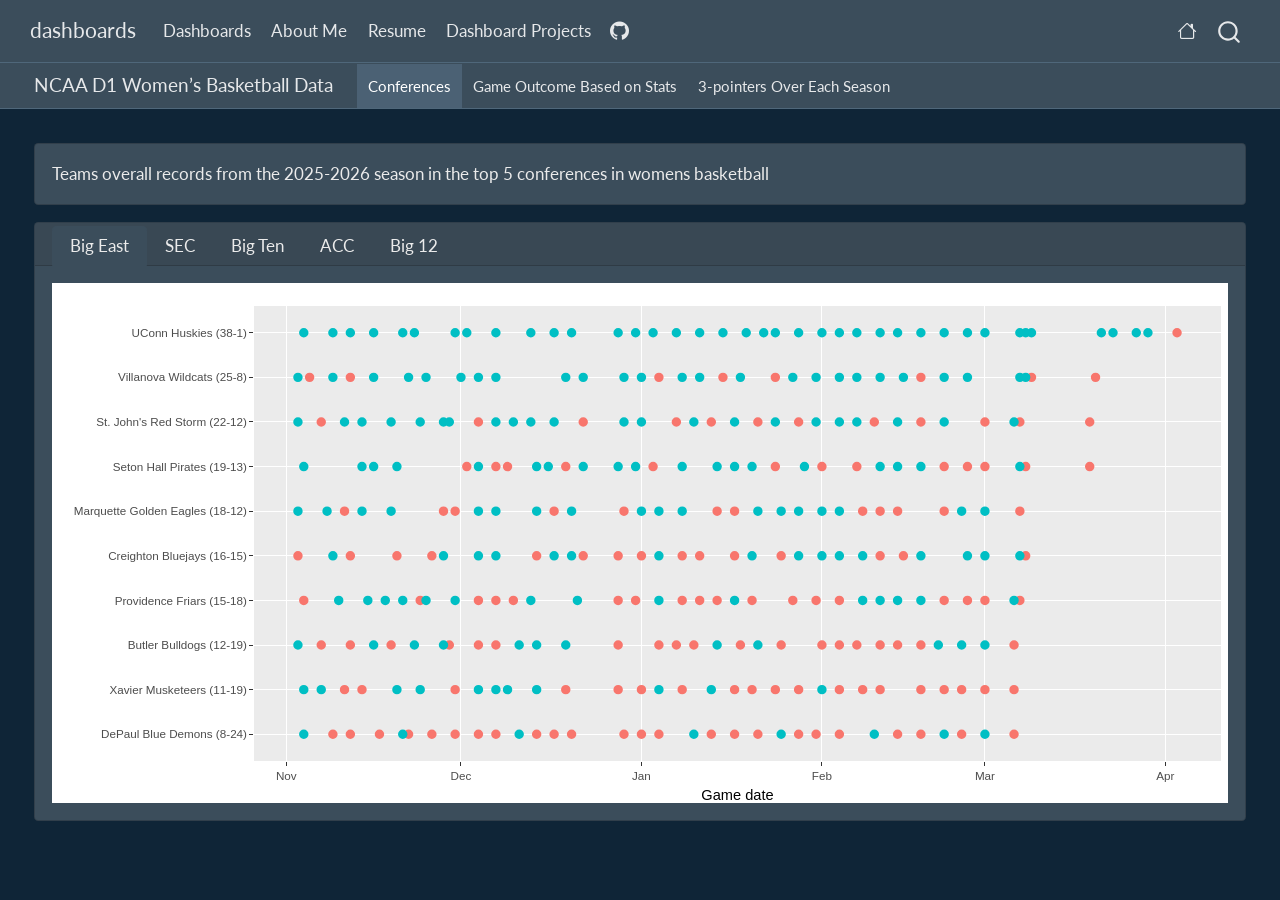
<file: docs/CS201final_project_wbb.html>
<!DOCTYPE html>
<html xmlns="http://www.w3.org/1999/xhtml" lang="en" xml:lang="en"><head>

<meta charset="utf-8">
<meta name="generator" content="quarto-1.9.38">

<meta name="viewport" content="width=device-width, initial-scale=1.0, user-scalable=yes">


<title>NCAA D1 Women’s Basketball Data – dashboards</title>
<style>
/* Default styles provided by pandoc.
** See https://pandoc.org/MANUAL.html#variables-for-html for config info.
*/
code{white-space: pre-wrap;}
span.smallcaps{font-variant: small-caps;}
div.columns{display: flex; gap: min(4vw, 1.5em);}
div.column{flex: auto; overflow-x: auto;}
div.hanging-indent{margin-left: 1.5em; text-indent: -1.5em;}
ul.task-list{list-style: none;}
ul.task-list li input[type="checkbox"] {
  width: 0.8em;
  margin: 0 0.8em 0.2em -1em; /* quarto-specific, see https://github.com/quarto-dev/quarto-cli/issues/4556 */ 
  vertical-align: middle;
}
</style>


<script src="site_libs/quarto-nav/quarto-nav.js"></script>
<script src="site_libs/quarto-nav/headroom.min.js"></script>
<script src="site_libs/clipboard/clipboard.min.js"></script>
<script src="site_libs/quarto-search/autocomplete.umd.js"></script>
<script src="site_libs/quarto-search/fuse.min.js"></script>
<script src="site_libs/quarto-search/quarto-search.js"></script>
<meta name="quarto:offset" content="./">
<script src="site_libs/quarto-html/quarto.js" type="module"></script>
<script src="site_libs/quarto-html/tabsets/tabsets.js" type="module"></script>
<script src="site_libs/quarto-html/popper.min.js"></script>
<script src="site_libs/quarto-html/tippy.umd.min.js"></script>
<script src="site_libs/quarto-html/anchor.min.js"></script>
<link href="site_libs/quarto-html/tippy.css" rel="stylesheet">
<link href="site_libs/quarto-html/quarto-syntax-highlighting-15634bcf2e68342d4ad2dfa704d543f6.css" rel="stylesheet" class="quarto-color-scheme" id="quarto-text-highlighting-styles">
<link href="site_libs/quarto-html/quarto-syntax-highlighting-dark-0a6b7249c26820e032cb0bd839ff02b1.css" rel="stylesheet" class="quarto-color-scheme quarto-color-alternate" id="quarto-text-highlighting-styles">
<link href="site_libs/quarto-html/quarto-syntax-highlighting-15634bcf2e68342d4ad2dfa704d543f6.css" rel="stylesheet" class="quarto-color-scheme-extra" id="quarto-text-highlighting-styles">
<script src="site_libs/bootstrap/bootstrap.min.js"></script>
<link href="site_libs/bootstrap/bootstrap-icons.css" rel="stylesheet">
<link href="site_libs/bootstrap/bootstrap-f452b10783ece9702d607fcf8de6a7fb.min.css" rel="stylesheet" append-hash="true" class="quarto-color-scheme" id="quarto-bootstrap" data-mode="dark">
<link href="site_libs/bootstrap/bootstrap-dark-f452b10783ece9702d607fcf8de6a7fb.min.css" rel="stylesheet" append-hash="true" class="quarto-color-scheme quarto-color-alternate" id="quarto-bootstrap" data-mode="dark">
<link href="site_libs/bootstrap/bootstrap-f452b10783ece9702d607fcf8de6a7fb.min.css" rel="stylesheet" append-hash="true" class="quarto-color-scheme-extra" id="quarto-bootstrap" data-mode="dark">
<script src="site_libs/quarto-dashboard/quarto-dashboard.js"></script>
<script src="site_libs/quarto-dashboard/stickythead.js"></script>



<script src="site_libs/quarto-dashboard/web-components.js" type="module"></script>
<script src="site_libs/quarto-dashboard/components.js"></script>

<script id="quarto-search-options" type="application/json">{
  "location": "navbar",
  "copy-button": false,
  "collapse-after": 3,
  "panel-placement": "end",
  "type": "overlay",
  "limit": 50,
  "keyboard-shortcut": [
    "f",
    "/",
    "s"
  ],
  "show-item-context": false,
  "language": {
    "search-no-results-text": "No results",
    "search-matching-documents-text": "matching documents",
    "search-copy-link-title": "Copy link to search",
    "search-hide-matches-text": "Hide additional matches",
    "search-more-match-text": "more match in this document",
    "search-more-matches-text": "more matches in this document",
    "search-clear-button-title": "Clear",
    "search-text-placeholder": "",
    "search-detached-cancel-button-title": "Cancel",
    "search-submit-button-title": "Submit",
    "search-label": "Search"
  }
}</script>
<link href="site_libs/htmltools-fill-0.5.9/fill.css" rel="stylesheet">
<script src="site_libs/htmlwidgets-1.6.4/htmlwidgets.js"></script>
<script src="site_libs/plotly-binding-4.12.1/plotly.js"></script>
<script src="site_libs/typedarray-0.1/typedarray.min.js"></script>
<script src="site_libs/jquery-3.5.1/jquery.min.js"></script>
<link href="site_libs/crosstalk-1.2.2/css/crosstalk.min.css" rel="stylesheet">
<script src="site_libs/crosstalk-1.2.2/js/crosstalk.min.js"></script>
<link href="site_libs/plotly-htmlwidgets-css-2.25.2/plotly-htmlwidgets.css" rel="stylesheet">
<script src="site_libs/plotly-main-2.25.2/plotly-latest.min.js"></script>


<link rel="stylesheet" href="styles.css">
</head>

<body class="quarto-dashboard nav-fixed fullcontent quarto-light">


<div id="quarto-search-results"></div>
  <header id="quarto-header" class="headroom fixed-top">
    <nav class="navbar navbar-expand-lg " data-bs-theme="dark">
      <div class="navbar-container container-fluid">
      <div class="navbar-brand-container mx-auto">
    <a class="navbar-brand" href="./index.html">
    <span class="navbar-title">dashboards</span>
    </a>
  </div>
            <div id="quarto-search" class="" title="Search"></div>
          <button class="navbar-toggler" type="button" data-bs-toggle="collapse" data-bs-target="#navbarCollapse" aria-controls="navbarCollapse" role="menu" aria-expanded="false" aria-label="Toggle navigation" onclick="if (window.quartoToggleHeadroom) { window.quartoToggleHeadroom(); }">
  <span class="navbar-toggler-icon"></span>
</button>
          <div class="collapse navbar-collapse" id="navbarCollapse">
            <ul class="navbar-nav navbar-nav-scroll me-auto">
  <li class="nav-item">
    <a class="nav-link" href="./index.html"> 
<span class="menu-text">Dashboards</span></a>
  </li>  
  <li class="nav-item">
    <a class="nav-link" href="https://jordynluna-ui.github.io/about.html"> 
<span class="menu-text">About Me</span></a>
  </li>  
  <li class="nav-item">
    <a class="nav-link" href="https://jordynluna-ui.github.io/resume.html"> 
<span class="menu-text">Resume</span></a>
  </li>  
  <li class="nav-item">
    <a class="nav-link" href="https://jordynluna-ui.github.io/dashboards"> 
<span class="menu-text">Dashboard Projects</span></a>
  </li>  
  <li class="nav-item compact">
    <a class="nav-link" href="http://github.com/jordynluna-ui" target="blank"> <i class="bi bi-github" role="img">
</i> 
<span class="menu-text"></span></a>
  </li>  
</ul>
            <ul class="navbar-nav navbar-nav-scroll ms-auto">
  <li class="nav-item compact">
    <a class="nav-link" href="https://jordynluna-ui.github.io" target="blank"> <i class="bi bi-house" role="img">
</i> 
<span class="menu-text"></span></a>
  </li>  
</ul>
          </div> <!-- /navcollapse -->
            <div class="quarto-navbar-tools">
</div>
      </div> <!-- /container-fluid -->
    </nav>
<header id="quarto-dashboard-header">
<nav class="navbar navbar-expand-md slim" data-bs-theme="dark">
  <div class="navbar-container container-fluid">
    <button class="navbar-toggler" type="button" data-bs-toggle="collapse" data-bs-target="#dashboard-collapse" aria-controls="dashboard-collapse" aria-expanded="false" aria-label="Toggle navigation">
      <span class="navbar-toggler-icon"></span>
    </button>    


    <div class="navbar-brand-container">


      <div class="navbar-title">
        <div class="navbar-title-text"><a href="#">NCAA D1 Women’s Basketball Data</a></div>
        
        
      </div>
    </div>
<div id="dashboard-collapse" class="navbar-collapse collapse"><ul class="navbar-nav navbar-nav-scroll me-auto" role="tablist"><li class="nav-item" role="presentation"><a id="tab-conferences" class="nav-link active" data-bs-toggle="tab" role="tab" data-bs-target="#conferences" data-scrolling="true" href="#conferences" aria-controls="conferences" aria-selected="true"><span class="nav-link-text">Conferences</span></a></li><li class="nav-item" role="presentation"><a id="tab-game-outcome-based-on-stats" class="nav-link" data-bs-toggle="tab" role="tab" data-bs-target="#game-outcome-based-on-stats" data-scrolling="true" href="#game-outcome-based-on-stats" aria-controls="game-outcome-based-on-stats" aria-selected="false"><span class="nav-link-text">Game Outcome Based on Stats</span></a></li><li class="nav-item" role="presentation"><a id="tab-pointers-over-each-season" class="nav-link" data-bs-toggle="tab" role="tab" data-bs-target="#pointers-over-each-season" data-scrolling="true" href="#pointers-over-each-season" aria-controls="pointers-over-each-season" aria-selected="false"><span class="nav-link-text">3-pointers Over Each Season</span></a></li></ul></div></div>
</nav>
</header></header>
<!-- content -->
<div id="quarto-content" class="quarto-container page-layout-custom page-navbar quarto-dashboard-content bslib-gap-spacing html-fill-container dashboard-scrolling quarto-dashboard-pages">
<!-- sidebar -->
<!-- margin-sidebar -->
<!-- main -->

<div class="bslib-grid-item html-fill-item tab-content bslib-grid" data-layout="flow" style="display: grid; grid-template-rows: minmax(3em, 1fr); grid-auto-columns: minmax(0, 1fr);">
<div id="conferences" class="dashboard-page tab-pane show active html-fill-item html-fill-container" data-orientation="rows" aria-labelledby="tab-conferences">
<div class="html-fill-item html-fill-container bslib-grid" style="display: grid; grid-template-rows: minmax(3em, max-content) minmax(3em, 1fr); grid-auto-columns: minmax(0, 1fr);">
<div class="card html-fill-item html-fill-container bslib-card" data-fill="false" data-bslib-card-init="" data-require-bs-caller="card()" data-full-screen="false">
<div class="card-body html-fill-item html-fill-container">
<p>Teams overall records from the 2025-2026 season in the top 5 conferences in womens basketball</p>
</div>
<bslib-tooltip placement="auto" bsoptions="[]" data-require-bs-version="5" data-require-bs-caller="tooltip()">
    <template>Expand</template>
    <span class="bslib-full-screen-enter badge rounded-pill">
        <svg xmlns="http://www.w3.org/2000/svg" viewbox="0 0 24 24" style="height:1em;width:1em;" aria-hidden="true" role="img"><path d="M20 5C20 4.4 19.6 4 19 4H13C12.4 4 12 3.6 12 3C12 2.4 12.4 2 13 2H21C21.6 2 22 2.4 22 3V11C22 11.6 21.6 12 21 12C20.4 12 20 11.6 20 11V5ZM4 19C4 19.6 4.4 20 5 20H11C11.6 20 12 20.4 12 21C12 21.6 11.6 22 11 22H3C2.4 22 2 21.6 2 21V13C2 12.4 2.4 12 3 12C3.6 12 4 12.4 4 13V19Z"></path></svg>
    </span>
</bslib-tooltip><script data-bslib-card-init="">bslib.Card.initializeAllCards();</script></div>
<div class="card tabset html-fill-item html-fill-container bslib-card" data-bslib-card-init="" data-require-bs-caller="card()" data-full-screen="false">
<div class="card-header dashboard-card-no-title bslib-navs-card-title">

<ul class="nav nav-tabs card-header-tabs" role="tablist" data-tabsetid="card-tabset-2"><li class="nav-item" role="presentation"><a href="#card-tabset-2-1" role="tab" data-toggle="tab" data-bs-toggle="tab" data-value="Big East" aria-selected="true" class="nav-link active">Big East</a></li><li class="nav-item" role="presentation"><a href="#card-tabset-2-2" role="tab" data-toggle="tab" data-bs-toggle="tab" data-value="SEC" aria-selected="false" class="nav-link">SEC</a></li><li class="nav-item" role="presentation"><a href="#card-tabset-2-3" role="tab" data-toggle="tab" data-bs-toggle="tab" data-value="Big Ten" aria-selected="false" class="nav-link">Big Ten</a></li><li class="nav-item" role="presentation"><a href="#card-tabset-2-4" role="tab" data-toggle="tab" data-bs-toggle="tab" data-value="ACC" aria-selected="false" class="nav-link">ACC</a></li><li class="nav-item" role="presentation"><a href="#card-tabset-2-5" role="tab" data-toggle="tab" data-bs-toggle="tab" data-value="Big 12" aria-selected="false" class="nav-link">Big 12</a></li></ul></div>





<div class="tab-content html-fill-item html-fill-container" data-tabset-id="card-tabset-2"><div class="tab-pane active show html-fill-item html-fill-container" role="tabpanel" id="card-tabset-2-1"><div class="card-body html-fill-item html-fill-container" data-title="Big East">
<div class="cell-output-display html-fill-item html-fill-container">
<div class="plotly html-widget html-fill-item html-fill-container" id="htmlwidget-00d94adc2afd5444b4c6" style="width:100%;height:406px;"></div>
<script type="application/json" data-for="htmlwidget-00d94adc2afd5444b4c6">{"x":{"data":[{"x":[20546,20532,20531,20531,20521,20520,20520,20519,20519,20519,20518,20518,20518,20513,20513,20513,20513,20510,20510,20509,20509,20506,20506,20506,20506,20502,20502,20502,20502,20502,20499,20498,20498,20498,20495,20495,20495,20495,20494,20492,20492,20491,20491,20488,20488,20488,20488,20485,20485,20484,20484,20481,20481,20481,20480,20478,20478,20477,20477,20477,20474,20474,20473,20473,20471,20470,20470,20470,20470,20468,20467,20467,20466,20466,20464,20464,20463,20461,20461,20461,20460,20460,20457,20457,20457,20456,20454,20454,20454,20453,20451,20451,20450,20450,20450,20450,20444,20444,20442,20441,20441,20439,20439,20436,20436,20432,20431,20429,20429,20429,20429,20426,20426,20426,20426,20424,20422,20422,20422,20421,20420,20418,20418,20416,20414,20412,20411,20409,20406,20404,20404,20404,20404,20403,20403,20401,20399,20399,20397,20396,20395],"y":[10,9,8,7,9,5,7,6,4,8,3,1,2,8,2,7,4,7,4,1,2,4,7,2,6,9,2,8,1,3,5,6,1,3,5,2,3,6,8,6,2,3,7,1,2,3,4,3,7,4,1,2,8,1,4,3,5,7,2,9,1,8,2,4,3,2,5,1,6,9,4,6,1,8,5,4,3,2,4,5,8,3,3,1,9,7,5,2,1,4,1,6,3,4,2,5,8,5,1,2,7,6,1,1,5,4,7,1,3,4,7,4,8,3,1,7,2,6,1,3,6,1,5,4,1,5,3,1,2,1,9,3,5,2,6,1,3,8,9,4,5],"text":["Opponent: South Carolina Gamecocks <br>Result: Lost <br>Date: 2026-04-03 <br>Record: 38 - 1 <br>Season: Post-season","Opponent: Texas Tech Lady Raiders <br>Result: Lost <br>Date: 2026-03-20 <br>Record: 25 - 8 <br>Season: Post-season","Opponent: Columbia Lions <br>Result: Lost <br>Date: 2026-03-19 <br>Record: 22 - 12 <br>Season: Post-season","Opponent: Missouri Tigers <br>Result: Lost <br>Date: 2026-03-19 <br>Record: 19 - 13 <br>Season: Post-season","Opponent: UConn Huskies <br>Result: Lost <br>Date: 2026-03-09 <br>Record: 25 - 8 <br>Season: Regular Season","Opponent: UConn Huskies <br>Result: Lost <br>Date: 2026-03-08 <br>Record: 16 - 15 <br>Season: Regular Season","Opponent: Villanova Wildcats <br>Result: Lost <br>Date: 2026-03-08 <br>Record: 19 - 13 <br>Season: Regular Season","Opponent: Creighton Bluejays <br>Result: Lost <br>Date: 2026-03-07 <br>Record: 18 - 12 <br>Season: Regular Season","Opponent: Villanova Wildcats <br>Result: Lost <br>Date: 2026-03-07 <br>Record: 15 - 18 <br>Season: Regular Season","Opponent: Seton Hall Pirates <br>Result: Lost <br>Date: 2026-03-07 <br>Record: 22 - 12 <br>Season: Regular Season","Opponent: Georgetown Hoyas <br>Result: Lost <br>Date: 2026-03-06 <br>Record: 12 - 19 <br>Season: Regular Season","Opponent: Providence Friars <br>Result: Lost <br>Date: 2026-03-06 <br>Record: 8 - 24 <br>Season: Regular Season","Opponent: St. John's Red Storm <br>Result: Lost <br>Date: 2026-03-06 <br>Record: 11 - 19 <br>Season: Regular Season","Opponent: UConn Huskies <br>Result: Lost <br>Date: 2026-03-01 <br>Record: 22 - 12 <br>Season: Regular Season","Opponent: Creighton Bluejays <br>Result: Lost <br>Date: 2026-03-01 <br>Record: 11 - 19 <br>Season: Regular Season","Opponent: Butler Bulldogs <br>Result: Lost <br>Date: 2026-03-01 <br>Record: 19 - 13 <br>Season: Regular Season","Opponent: Marquette Golden Eagles <br>Result: Lost <br>Date: 2026-03-01 <br>Record: 15 - 18 <br>Season: Regular Season","Opponent: Villanova Wildcats <br>Result: Lost <br>Date: 2026-02-26 <br>Record: 19 - 13 <br>Season: Regular Season","Opponent: Creighton Bluejays <br>Result: Lost <br>Date: 2026-02-26 <br>Record: 15 - 18 <br>Season: Regular Season","Opponent: Butler Bulldogs <br>Result: Lost <br>Date: 2026-02-25 <br>Record: 8 - 24 <br>Season: Regular Season","Opponent: Marquette Golden Eagles <br>Result: Lost <br>Date: 2026-02-25 <br>Record: 11 - 19 <br>Season: Regular Season","Opponent: UConn Huskies <br>Result: Lost <br>Date: 2026-02-22 <br>Record: 15 - 18 <br>Season: Regular Season","Opponent: St. John's Red Storm <br>Result: Lost <br>Date: 2026-02-22 <br>Record: 19 - 13 <br>Season: Regular Season","Opponent: DePaul Blue Demons <br>Result: Lost <br>Date: 2026-02-22 <br>Record: 11 - 19 <br>Season: Regular Season","Opponent: Villanova Wildcats <br>Result: Lost <br>Date: 2026-02-22 <br>Record: 18 - 12 <br>Season: Regular Season","Opponent: UConn Huskies <br>Result: Lost <br>Date: 2026-02-18 <br>Record: 25 - 8 <br>Season: Regular Season","Opponent: Seton Hall Pirates <br>Result: Lost <br>Date: 2026-02-18 <br>Record: 11 - 19 <br>Season: Regular Season","Opponent: Georgetown Hoyas <br>Result: Lost <br>Date: 2026-02-18 <br>Record: 22 - 12 <br>Season: Regular Season","Opponent: Providence Friars <br>Result: Lost <br>Date: 2026-02-18 <br>Record: 8 - 24 <br>Season: Regular Season","Opponent: Creighton Bluejays <br>Result: Lost <br>Date: 2026-02-18 <br>Record: 12 - 19 <br>Season: Regular Season","Opponent: Villanova Wildcats <br>Result: Lost <br>Date: 2026-02-15 <br>Record: 16 - 15 <br>Season: Regular Season","Opponent: UConn Huskies <br>Result: Lost <br>Date: 2026-02-14 <br>Record: 18 - 12 <br>Season: Regular Season","Opponent: Seton Hall Pirates <br>Result: Lost <br>Date: 2026-02-14 <br>Record: 8 - 24 <br>Season: Regular Season","Opponent: St. John's Red Storm <br>Result: Lost <br>Date: 2026-02-14 <br>Record: 12 - 19 <br>Season: Regular Season","Opponent: UConn Huskies <br>Result: Lost <br>Date: 2026-02-11 <br>Record: 16 - 15 <br>Season: Regular Season","Opponent: Villanova Wildcats <br>Result: Lost <br>Date: 2026-02-11 <br>Record: 11 - 19 <br>Season: Regular Season","Opponent: Providence Friars <br>Result: Lost <br>Date: 2026-02-11 <br>Record: 12 - 19 <br>Season: Regular Season","Opponent: Seton Hall Pirates <br>Result: Lost <br>Date: 2026-02-11 <br>Record: 18 - 12 <br>Season: Regular Season","Opponent: DePaul Blue Demons <br>Result: Lost <br>Date: 2026-02-10 <br>Record: 22 - 12 <br>Season: Regular Season","Opponent: Creighton Bluejays <br>Result: Lost <br>Date: 2026-02-08 <br>Record: 18 - 12 <br>Season: Regular Season","Opponent: Providence Friars <br>Result: Lost <br>Date: 2026-02-08 <br>Record: 11 - 19 <br>Season: Regular Season","Opponent: UConn Huskies <br>Result: Lost <br>Date: 2026-02-07 <br>Record: 12 - 19 <br>Season: Regular Season","Opponent: St. John's Red Storm <br>Result: Lost <br>Date: 2026-02-07 <br>Record: 19 - 13 <br>Season: Regular Season","Opponent: UConn Huskies <br>Result: Lost <br>Date: 2026-02-04 <br>Record: 8 - 24 <br>Season: Regular Season","Opponent: St. John's Red Storm <br>Result: Lost <br>Date: 2026-02-04 <br>Record: 11 - 19 <br>Season: Regular Season","Opponent: Villanova Wildcats <br>Result: Lost <br>Date: 2026-02-04 <br>Record: 12 - 19 <br>Season: Regular Season","Opponent: Marquette Golden Eagles <br>Result: Lost <br>Date: 2026-02-04 <br>Record: 15 - 18 <br>Season: Regular Season","Opponent: Xavier Musketeers <br>Result: Lost <br>Date: 2026-02-01 <br>Record: 12 - 19 <br>Season: Regular Season","Opponent: Creighton Bluejays <br>Result: Lost <br>Date: 2026-02-01 <br>Record: 19 - 13 <br>Season: Regular Season","Opponent: St. John's Red Storm <br>Result: Lost <br>Date: 2026-01-31 <br>Record: 15 - 18 <br>Season: Regular Season","Opponent: Villanova Wildcats <br>Result: Lost <br>Date: 2026-01-31 <br>Record: 8 - 24 <br>Season: Regular Season","Opponent: UConn Huskies <br>Result: Lost <br>Date: 2026-01-28 <br>Record: 11 - 19 <br>Season: Regular Season","Opponent: Creighton Bluejays <br>Result: Lost <br>Date: 2026-01-28 <br>Record: 22 - 12 <br>Season: Regular Season","Opponent: Marquette Golden Eagles <br>Result: Lost <br>Date: 2026-01-28 <br>Record: 8 - 24 <br>Season: Regular Season","Opponent: Villanova Wildcats <br>Result: Lost <br>Date: 2026-01-27 <br>Record: 15 - 18 <br>Season: Regular Season","Opponent: Marquette Golden Eagles <br>Result: Lost <br>Date: 2026-01-25 <br>Record: 12 - 19 <br>Season: Regular Season","Opponent: DePaul Blue Demons <br>Result: Lost <br>Date: 2026-01-25 <br>Record: 16 - 15 <br>Season: Regular Season","Opponent: UConn Huskies <br>Result: Lost <br>Date: 2026-01-24 <br>Record: 19 - 13 <br>Season: Regular Season","Opponent: Georgetown Hoyas <br>Result: Lost <br>Date: 2026-01-24 <br>Record: 11 - 19 <br>Season: Regular Season","Opponent: St. John's Red Storm <br>Result: Lost <br>Date: 2026-01-24 <br>Record: 25 - 8 <br>Season: Regular Season","Opponent: Butler Bulldogs <br>Result: Lost <br>Date: 2026-01-21 <br>Record: 8 - 24 <br>Season: Regular Season","Opponent: Marquette Golden Eagles <br>Result: Lost <br>Date: 2026-01-21 <br>Record: 22 - 12 <br>Season: Regular Season","Opponent: Creighton Bluejays <br>Result: Lost <br>Date: 2026-01-20 <br>Record: 11 - 19 <br>Season: Regular Season","Opponent: Seton Hall Pirates <br>Result: Lost <br>Date: 2026-01-20 <br>Record: 15 - 18 <br>Season: Regular Season","Opponent: Villanova Wildcats <br>Result: Lost <br>Date: 2026-01-18 <br>Record: 12 - 19 <br>Season: Regular Season","Opponent: St. John's Red Storm <br>Result: Lost <br>Date: 2026-01-17 <br>Record: 11 - 19 <br>Season: Regular Season","Opponent: Providence Friars <br>Result: Lost <br>Date: 2026-01-17 <br>Record: 16 - 15 <br>Season: Regular Season","Opponent: Seton Hall Pirates <br>Result: Lost <br>Date: 2026-01-17 <br>Record: 8 - 24 <br>Season: Regular Season","Opponent: Georgetown Hoyas <br>Result: Lost <br>Date: 2026-01-17 <br>Record: 18 - 12 <br>Season: Regular Season","Opponent: UConn Huskies <br>Result: Lost <br>Date: 2026-01-15 <br>Record: 25 - 8 <br>Season: Regular Season","Opponent: Butler Bulldogs <br>Result: Lost <br>Date: 2026-01-14 <br>Record: 15 - 18 <br>Season: Regular Season","Opponent: Seton Hall Pirates <br>Result: Lost <br>Date: 2026-01-14 <br>Record: 18 - 12 <br>Season: Regular Season","Opponent: Xavier Musketeers <br>Result: Lost <br>Date: 2026-01-13 <br>Record: 8 - 24 <br>Season: Regular Season","Opponent: Georgetown Hoyas <br>Result: Lost <br>Date: 2026-01-13 <br>Record: 22 - 12 <br>Season: Regular Season","Opponent: UConn Huskies <br>Result: Lost <br>Date: 2026-01-11 <br>Record: 16 - 15 <br>Season: Regular Season","Opponent: Villanova Wildcats <br>Result: Lost <br>Date: 2026-01-11 <br>Record: 15 - 18 <br>Season: Regular Season","Opponent: St. John's Red Storm <br>Result: Lost <br>Date: 2026-01-10 <br>Record: 12 - 19 <br>Season: Regular Season","Opponent: Villanova Wildcats <br>Result: Lost <br>Date: 2026-01-08 <br>Record: 11 - 19 <br>Season: Regular Season","Opponent: Seton Hall Pirates <br>Result: Lost <br>Date: 2026-01-08 <br>Record: 15 - 18 <br>Season: Regular Season","Opponent: Marquette Golden Eagles <br>Result: Lost <br>Date: 2026-01-08 <br>Record: 16 - 15 <br>Season: Regular Season","Opponent: UConn Huskies <br>Result: Lost <br>Date: 2026-01-07 <br>Record: 22 - 12 <br>Season: Regular Season","Opponent: Georgetown Hoyas <br>Result: Lost <br>Date: 2026-01-07 <br>Record: 12 - 19 <br>Season: Regular Season","Opponent: Creighton Bluejays <br>Result: Lost <br>Date: 2026-01-04 <br>Record: 12 - 19 <br>Season: Regular Season","Opponent: Providence Friars <br>Result: Lost <br>Date: 2026-01-04 <br>Record: 8 - 24 <br>Season: Regular Season","Opponent: Marquette Golden Eagles <br>Result: Lost <br>Date: 2026-01-04 <br>Record: 25 - 8 <br>Season: Regular Season","Opponent: UConn Huskies <br>Result: Lost <br>Date: 2026-01-03 <br>Record: 19 - 13 <br>Season: Regular Season","Opponent: Villanova Wildcats <br>Result: Lost <br>Date: 2026-01-01 <br>Record: 16 - 15 <br>Season: Regular Season","Opponent: Marquette Golden Eagles <br>Result: Lost <br>Date: 2026-01-01 <br>Record: 11 - 19 <br>Season: Regular Season","Opponent: St. John's Red Storm <br>Result: Lost <br>Date: 2026-01-01 <br>Record: 8 - 24 <br>Season: Regular Season","Opponent: UConn Huskies <br>Result: Lost <br>Date: 2025-12-31 <br>Record: 15 - 18 <br>Season: Regular Season","Opponent: Villanova Wildcats <br>Result: Lost <br>Date: 2025-12-29 <br>Record: 8 - 24 <br>Season: Regular Season","Opponent: St. John's Red Storm <br>Result: Lost <br>Date: 2025-12-29 <br>Record: 18 - 12 <br>Season: Regular Season","Opponent: UConn Huskies <br>Result: Lost <br>Date: 2025-12-28 <br>Record: 12 - 19 <br>Season: Regular Season","Opponent: South Carolina Gamecocks <br>Result: Lost <br>Date: 2025-12-28 <br>Record: 15 - 18 <br>Season: Regular Season","Opponent: Seton Hall Pirates <br>Result: Lost <br>Date: 2025-12-28 <br>Record: 11 - 19 <br>Season: Regular Season","Opponent: Georgetown Hoyas <br>Result: Lost <br>Date: 2025-12-28 <br>Record: 16 - 15 <br>Season: Regular Season","Opponent: Villanova Wildcats <br>Result: Lost <br>Date: 2025-12-22 <br>Record: 22 - 12 <br>Season: Regular Season","Opponent: Seton Hall Pirates <br>Result: Lost <br>Date: 2025-12-22 <br>Record: 16 - 15 <br>Season: Regular Season","Opponent: Creighton Bluejays <br>Result: Lost <br>Date: 2025-12-20 <br>Record: 8 - 24 <br>Season: Regular Season","Opponent: Butler Bulldogs <br>Result: Lost <br>Date: 2025-12-19 <br>Record: 11 - 19 <br>Season: Regular Season","Opponent: Villanova Wildcats <br>Result: Lost <br>Date: 2025-12-19 <br>Record: 19 - 13 <br>Season: Regular Season","Opponent: UConn Huskies <br>Result: Lost <br>Date: 2025-12-17 <br>Record: 18 - 12 <br>Season: Regular Season","Opponent: UIC Flames <br>Result: Lost <br>Date: 2025-12-17 <br>Record: 8 - 24 <br>Season: Regular Season","Opponent: Michigan State Spartans <br>Result: Lost <br>Date: 2025-12-14 <br>Record: 8 - 24 <br>Season: Regular Season","Opponent: Kansas State Wildcats <br>Result: Lost <br>Date: 2025-12-14 <br>Record: 16 - 15 <br>Season: Regular Season","Opponent: Rhode Island Rams <br>Result: Lost <br>Date: 2025-12-10 <br>Record: 15 - 18 <br>Season: Regular Season","Opponent: Columbia Lions <br>Result: Lost <br>Date: 2025-12-09 <br>Record: 19 - 13 <br>Season: Regular Season","Opponent: UConn Huskies <br>Result: Lost <br>Date: 2025-12-07 <br>Record: 8 - 24 <br>Season: Regular Season","Opponent: Marquette Golden Eagles <br>Result: Lost <br>Date: 2025-12-07 <br>Record: 12 - 19 <br>Season: Regular Season","Opponent: St. John's Red Storm <br>Result: Lost <br>Date: 2025-12-07 <br>Record: 15 - 18 <br>Season: Regular Season","Opponent: NC State Wolfpack <br>Result: Lost <br>Date: 2025-12-07 <br>Record: 19 - 13 <br>Season: Regular Season","Opponent: Xavier Musketeers <br>Result: Lost <br>Date: 2025-12-04 <br>Record: 15 - 18 <br>Season: Regular Season","Opponent: Creighton Bluejays <br>Result: Lost <br>Date: 2025-12-04 <br>Record: 22 - 12 <br>Season: Regular Season","Opponent: Seton Hall Pirates <br>Result: Lost <br>Date: 2025-12-04 <br>Record: 12 - 19 <br>Season: Regular Season","Opponent: Marquette Golden Eagles <br>Result: Lost <br>Date: 2025-12-04 <br>Record: 8 - 24 <br>Season: Regular Season","Opponent: Princeton Tigers <br>Result: Lost <br>Date: 2025-12-02 <br>Record: 19 - 13 <br>Season: Regular Season","Opponent: UConn Huskies <br>Result: Lost <br>Date: 2025-11-30 <br>Record: 11 - 19 <br>Season: Regular Season","Opponent: Gonzaga Bulldogs <br>Result: Lost <br>Date: 2025-11-30 <br>Record: 18 - 12 <br>Season: Regular Season","Opponent: Princeton Tigers <br>Result: Lost <br>Date: 2025-11-30 <br>Record: 8 - 24 <br>Season: Regular Season","Opponent: Georgia Lady Bulldogs <br>Result: Lost <br>Date: 2025-11-29 <br>Record: 12 - 19 <br>Season: Regular Season","Opponent: Iowa State Cyclones <br>Result: Lost <br>Date: 2025-11-28 <br>Record: 18 - 12 <br>Season: Regular Season","Opponent: Loyola Chicago Ramblers <br>Result: Lost <br>Date: 2025-11-26 <br>Record: 8 - 24 <br>Season: Regular Season","Opponent: UNLV Lady Rebels <br>Result: Lost <br>Date: 2025-11-26 <br>Record: 16 - 15 <br>Season: Regular Season","Opponent: Middle Tennessee Blue Raiders <br>Result: Lost <br>Date: 2025-11-24 <br>Record: 15 - 18 <br>Season: Regular Season","Opponent: Northern Colorado Bears <br>Result: Lost <br>Date: 2025-11-22 <br>Record: 8 - 24 <br>Season: Regular Season","Opponent: Northern Iowa Panthers <br>Result: Lost <br>Date: 2025-11-20 <br>Record: 16 - 15 <br>Season: Regular Season","Opponent: Indiana Hoosiers <br>Result: Lost <br>Date: 2025-11-19 <br>Record: 12 - 19 <br>Season: Regular Season","Opponent: Northwestern Wildcats <br>Result: Lost <br>Date: 2025-11-17 <br>Record: 8 - 24 <br>Season: Regular Season","Opponent: Kent State Golden Flashes <br>Result: Lost <br>Date: 2025-11-14 <br>Record: 11 - 19 <br>Season: Regular Season","Opponent: Bradley Braves <br>Result: Lost <br>Date: 2025-11-12 <br>Record: 8 - 24 <br>Season: Regular Season","Opponent: Princeton Tigers <br>Result: Lost <br>Date: 2025-11-12 <br>Record: 25 - 8 <br>Season: Regular Season","Opponent: Central Michigan Chippewas <br>Result: Lost <br>Date: 2025-11-12 <br>Record: 12 - 19 <br>Season: Regular Season","Opponent: Nebraska Cornhuskers <br>Result: Lost <br>Date: 2025-11-12 <br>Record: 16 - 15 <br>Season: Regular Season","Opponent: Dayton Flyers <br>Result: Lost <br>Date: 2025-11-11 <br>Record: 11 - 19 <br>Season: Regular Season","Opponent: Minnesota Golden Gophers <br>Result: Lost <br>Date: 2025-11-11 <br>Record: 18 - 12 <br>Season: Regular Season","Opponent: UNLV Lady Rebels <br>Result: Lost <br>Date: 2025-11-09 <br>Record: 8 - 24 <br>Season: Regular Season","Opponent: Columbia Lions <br>Result: Lost <br>Date: 2025-11-07 <br>Record: 12 - 19 <br>Season: Regular Season","Opponent: Harvard Crimson <br>Result: Lost <br>Date: 2025-11-07 <br>Record: 22 - 12 <br>Season: Regular Season","Opponent: Fairfield Stags <br>Result: Lost <br>Date: 2025-11-05 <br>Record: 25 - 8 <br>Season: Regular Season","Opponent: Howard Bison <br>Result: Lost <br>Date: 2025-11-04 <br>Record: 15 - 18 <br>Season: Regular Season","Opponent: South Dakota State Jackrabbits <br>Result: Lost <br>Date: 2025-11-03 <br>Record: 16 - 15 <br>Season: Regular Season"],"type":"scatter","mode":"markers","marker":{"autocolorscale":false,"color":"rgba(248,118,109,1)","opacity":1,"size":7.559055118110237,"symbol":"circle","line":{"width":1.8897637795275593,"color":"rgba(248,118,109,1)"}},"hoveron":"points","name":"FALSE","legendgroup":"FALSE","showlegend":true,"xaxis":"x","yaxis":"y","hoverinfo":"text","frame":null},{"x":[20541,20539,20535,20533,20521,20520,20520,20519,20519,20519,20519,20518,20518,20513,20513,20513,20513,20513,20510,20510,20510,20509,20509,20506,20506,20506,20506,20505,20502,20502,20502,20502,20499,20498,20498,20498,20498,20495,20495,20495,20495,20494,20492,20492,20491,20491,20491,20488,20488,20488,20488,20488,20485,20485,20485,20485,20484,20484,20482,20481,20481,20481,20480,20478,20478,20477,20477,20475,20474,20474,20473,20473,20472,20471,20470,20470,20470,20468,20467,20467,20466,20464,20464,20463,20463,20461,20461,20461,20460,20457,20457,20457,20457,20456,20454,20454,20454,20453,20453,20451,20451,20450,20450,20444,20444,20443,20442,20442,20442,20441,20441,20439,20439,20439,20438,20436,20436,20436,20436,20435,20435,20435,20433,20433,20432,20431,20429,20429,20429,20429,20429,20429,20426,20426,20426,20426,20426,20424,20423,20422,20422,20421,20420,20420,20420,20417,20417,20416,20416,20415,20415,20414,20413,20413,20413,20412,20412,20411,20411,20410,20408,20408,20408,20408,20407,20406,20406,20406,20404,20403,20402,20401,20401,20401,20400,20399,20396,20396,20396,20396,20395,20395,20395,20395],"y":[10,10,10,10,10,10,9,10,5,9,7,4,8,10,5,1,3,6,10,9,5,3,6,10,8,1,9,3,10,7,4,5,9,10,7,8,4,10,9,4,7,1,5,4,10,8,9,10,8,9,5,6,10,2,5,6,8,9,7,10,5,6,9,6,1,10,8,10,3,6,5,7,10,9,8,4,7,10,3,7,2,10,9,8,1,9,7,6,10,2,5,4,6,10,9,6,8,10,7,9,8,10,7,9,7,4,10,6,5,3,9,10,8,5,7,7,2,3,6,10,4,8,3,1,8,2,10,6,8,5,2,9,2,9,5,7,6,10,9,10,4,8,5,3,8,4,9,2,8,10,3,9,10,1,4,2,7,8,6,4,10,9,7,3,4,8,6,7,10,8,4,10,9,5,6,2,10,2,7,1,3,6,8,9],"text":["Opponent: Notre Dame Fighting Irish <br>Result: Won <br>Date: 2026-03-29 <br>Record: 38 - 1 <br>Season: Post-season","Opponent: North Carolina Tar Heels <br>Result: Won <br>Date: 2026-03-27 <br>Record: 38 - 1 <br>Season: Post-season","Opponent: Syracuse Orange <br>Result: Won <br>Date: 2026-03-23 <br>Record: 38 - 1 <br>Season: Post-season","Opponent: UTSA Roadrunners <br>Result: Won <br>Date: 2026-03-21 <br>Record: 38 - 1 <br>Season: Post-season","Opponent: Villanova Wildcats <br>Result: Won <br>Date: 2026-03-09 <br>Record: 38 - 1 <br>Season: Regular Season","Opponent: Creighton Bluejays <br>Result: Won <br>Date: 2026-03-08 <br>Record: 38 - 1 <br>Season: Regular Season","Opponent: Seton Hall Pirates <br>Result: Won <br>Date: 2026-03-08 <br>Record: 25 - 8 <br>Season: Regular Season","Opponent: Georgetown Hoyas <br>Result: Won <br>Date: 2026-03-07 <br>Record: 38 - 1 <br>Season: Regular Season","Opponent: Marquette Golden Eagles <br>Result: Won <br>Date: 2026-03-07 <br>Record: 16 - 15 <br>Season: Regular Season","Opponent: Providence Friars <br>Result: Won <br>Date: 2026-03-07 <br>Record: 25 - 8 <br>Season: Regular Season","Opponent: St. John's Red Storm <br>Result: Won <br>Date: 2026-03-07 <br>Record: 19 - 13 <br>Season: Regular Season","Opponent: DePaul Blue Demons <br>Result: Won <br>Date: 2026-03-06 <br>Record: 15 - 18 <br>Season: Regular Season","Opponent: Xavier Musketeers <br>Result: Won <br>Date: 2026-03-06 <br>Record: 22 - 12 <br>Season: Regular Season","Opponent: St. John's Red Storm <br>Result: Won <br>Date: 2026-03-01 <br>Record: 38 - 1 <br>Season: Regular Season","Opponent: Xavier Musketeers <br>Result: Won <br>Date: 2026-03-01 <br>Record: 16 - 15 <br>Season: Regular Season","Opponent: Georgetown Hoyas <br>Result: Won <br>Date: 2026-03-01 <br>Record: 8 - 24 <br>Season: Regular Season","Opponent: Seton Hall Pirates <br>Result: Won <br>Date: 2026-03-01 <br>Record: 12 - 19 <br>Season: Regular Season","Opponent: Providence Friars <br>Result: Won <br>Date: 2026-03-01 <br>Record: 18 - 12 <br>Season: Regular Season","Opponent: Georgetown Hoyas <br>Result: Won <br>Date: 2026-02-26 <br>Record: 38 - 1 <br>Season: Regular Season","Opponent: Seton Hall Pirates <br>Result: Won <br>Date: 2026-02-26 <br>Record: 25 - 8 <br>Season: Regular Season","Opponent: Providence Friars <br>Result: Won <br>Date: 2026-02-26 <br>Record: 16 - 15 <br>Season: Regular Season","Opponent: DePaul Blue Demons <br>Result: Won <br>Date: 2026-02-25 <br>Record: 12 - 19 <br>Season: Regular Season","Opponent: Xavier Musketeers <br>Result: Won <br>Date: 2026-02-25 <br>Record: 18 - 12 <br>Season: Regular Season","Opponent: Providence Friars <br>Result: Won <br>Date: 2026-02-22 <br>Record: 38 - 1 <br>Season: Regular Season","Opponent: Seton Hall Pirates <br>Result: Won <br>Date: 2026-02-22 <br>Record: 22 - 12 <br>Season: Regular Season","Opponent: Xavier Musketeers <br>Result: Won <br>Date: 2026-02-22 <br>Record: 8 - 24 <br>Season: Regular Season","Opponent: Marquette Golden Eagles <br>Result: Won <br>Date: 2026-02-22 <br>Record: 25 - 8 <br>Season: Regular Season","Opponent: Georgetown Hoyas <br>Result: Won <br>Date: 2026-02-21 <br>Record: 12 - 19 <br>Season: Regular Season","Opponent: Villanova Wildcats <br>Result: Won <br>Date: 2026-02-18 <br>Record: 38 - 1 <br>Season: Regular Season","Opponent: Xavier Musketeers <br>Result: Won <br>Date: 2026-02-18 <br>Record: 19 - 13 <br>Season: Regular Season","Opponent: DePaul Blue Demons <br>Result: Won <br>Date: 2026-02-18 <br>Record: 15 - 18 <br>Season: Regular Season","Opponent: Butler Bulldogs <br>Result: Won <br>Date: 2026-02-18 <br>Record: 16 - 15 <br>Season: Regular Season","Opponent: Creighton Bluejays <br>Result: Won <br>Date: 2026-02-15 <br>Record: 25 - 8 <br>Season: Regular Season","Opponent: Marquette Golden Eagles <br>Result: Won <br>Date: 2026-02-14 <br>Record: 38 - 1 <br>Season: Regular Season","Opponent: DePaul Blue Demons <br>Result: Won <br>Date: 2026-02-14 <br>Record: 19 - 13 <br>Season: Regular Season","Opponent: Butler Bulldogs <br>Result: Won <br>Date: 2026-02-14 <br>Record: 22 - 12 <br>Season: Regular Season","Opponent: Georgetown Hoyas <br>Result: Won <br>Date: 2026-02-14 <br>Record: 15 - 18 <br>Season: Regular Season","Opponent: Creighton Bluejays <br>Result: Won <br>Date: 2026-02-11 <br>Record: 38 - 1 <br>Season: Regular Season","Opponent: Xavier Musketeers <br>Result: Won <br>Date: 2026-02-11 <br>Record: 25 - 8 <br>Season: Regular Season","Opponent: Butler Bulldogs <br>Result: Won <br>Date: 2026-02-11 <br>Record: 15 - 18 <br>Season: Regular Season","Opponent: Marquette Golden Eagles <br>Result: Won <br>Date: 2026-02-11 <br>Record: 19 - 13 <br>Season: Regular Season","Opponent: St. John's Red Storm <br>Result: Won <br>Date: 2026-02-10 <br>Record: 8 - 24 <br>Season: Regular Season","Opponent: Marquette Golden Eagles <br>Result: Won <br>Date: 2026-02-08 <br>Record: 16 - 15 <br>Season: Regular Season","Opponent: Xavier Musketeers <br>Result: Won <br>Date: 2026-02-08 <br>Record: 15 - 18 <br>Season: Regular Season","Opponent: Butler Bulldogs <br>Result: Won <br>Date: 2026-02-07 <br>Record: 38 - 1 <br>Season: Regular Season","Opponent: Seton Hall Pirates <br>Result: Won <br>Date: 2026-02-07 <br>Record: 22 - 12 <br>Season: Regular Season","Opponent: Georgetown Hoyas <br>Result: Won <br>Date: 2026-02-07 <br>Record: 25 - 8 <br>Season: Regular Season","Opponent: DePaul Blue Demons <br>Result: Won <br>Date: 2026-02-04 <br>Record: 38 - 1 <br>Season: Regular Season","Opponent: Xavier Musketeers <br>Result: Won <br>Date: 2026-02-04 <br>Record: 22 - 12 <br>Season: Regular Season","Opponent: Butler Bulldogs <br>Result: Won <br>Date: 2026-02-04 <br>Record: 25 - 8 <br>Season: Regular Season","Opponent: Georgetown Hoyas <br>Result: Won <br>Date: 2026-02-04 <br>Record: 16 - 15 <br>Season: Regular Season","Opponent: Providence Friars <br>Result: Won <br>Date: 2026-02-04 <br>Record: 18 - 12 <br>Season: Regular Season","Opponent: Tennessee Lady Volunteers <br>Result: Won <br>Date: 2026-02-01 <br>Record: 38 - 1 <br>Season: Regular Season","Opponent: Butler Bulldogs <br>Result: Won <br>Date: 2026-02-01 <br>Record: 11 - 19 <br>Season: Regular Season","Opponent: Seton Hall Pirates <br>Result: Won <br>Date: 2026-02-01 <br>Record: 16 - 15 <br>Season: Regular Season","Opponent: Georgetown Hoyas <br>Result: Won <br>Date: 2026-02-01 <br>Record: 18 - 12 <br>Season: Regular Season","Opponent: Providence Friars <br>Result: Won <br>Date: 2026-01-31 <br>Record: 22 - 12 <br>Season: Regular Season","Opponent: DePaul Blue Demons <br>Result: Won <br>Date: 2026-01-31 <br>Record: 25 - 8 <br>Season: Regular Season","Opponent: Georgetown Hoyas <br>Result: Won <br>Date: 2026-01-29 <br>Record: 19 - 13 <br>Season: Regular Season","Opponent: Xavier Musketeers <br>Result: Won <br>Date: 2026-01-28 <br>Record: 38 - 1 <br>Season: Regular Season","Opponent: St. John's Red Storm <br>Result: Won <br>Date: 2026-01-28 <br>Record: 16 - 15 <br>Season: Regular Season","Opponent: DePaul Blue Demons <br>Result: Won <br>Date: 2026-01-28 <br>Record: 18 - 12 <br>Season: Regular Season","Opponent: Providence Friars <br>Result: Won <br>Date: 2026-01-27 <br>Record: 25 - 8 <br>Season: Regular Season","Opponent: Butler Bulldogs <br>Result: Won <br>Date: 2026-01-25 <br>Record: 18 - 12 <br>Season: Regular Season","Opponent: Creighton Bluejays <br>Result: Won <br>Date: 2026-01-25 <br>Record: 8 - 24 <br>Season: Regular Season","Opponent: Seton Hall Pirates <br>Result: Won <br>Date: 2026-01-24 <br>Record: 38 - 1 <br>Season: Regular Season","Opponent: Villanova Wildcats <br>Result: Won <br>Date: 2026-01-24 <br>Record: 22 - 12 <br>Season: Regular Season","Opponent: Georgetown Hoyas <br>Result: Won <br>Date: 2026-01-22 <br>Record: 38 - 1 <br>Season: Regular Season","Opponent: DePaul Blue Demons <br>Result: Won <br>Date: 2026-01-21 <br>Record: 12 - 19 <br>Season: Regular Season","Opponent: St. John's Red Storm <br>Result: Won <br>Date: 2026-01-21 <br>Record: 18 - 12 <br>Season: Regular Season","Opponent: Xavier Musketeers <br>Result: Won <br>Date: 2026-01-20 <br>Record: 16 - 15 <br>Season: Regular Season","Opponent: Providence Friars <br>Result: Won <br>Date: 2026-01-20 <br>Record: 19 - 13 <br>Season: Regular Season","Opponent: Notre Dame Fighting Irish <br>Result: Won <br>Date: 2026-01-19 <br>Record: 38 - 1 <br>Season: Regular Season","Opponent: Butler Bulldogs <br>Result: Won <br>Date: 2026-01-18 <br>Record: 25 - 8 <br>Season: Regular Season","Opponent: Xavier Musketeers <br>Result: Won <br>Date: 2026-01-17 <br>Record: 22 - 12 <br>Season: Regular Season","Opponent: Creighton Bluejays <br>Result: Won <br>Date: 2026-01-17 <br>Record: 15 - 18 <br>Season: Regular Season","Opponent: DePaul Blue Demons <br>Result: Won <br>Date: 2026-01-17 <br>Record: 19 - 13 <br>Season: Regular Season","Opponent: Villanova Wildcats <br>Result: Won <br>Date: 2026-01-15 <br>Record: 38 - 1 <br>Season: Regular Season","Opponent: Providence Friars <br>Result: Won <br>Date: 2026-01-14 <br>Record: 12 - 19 <br>Season: Regular Season","Opponent: Marquette Golden Eagles <br>Result: Won <br>Date: 2026-01-14 <br>Record: 19 - 13 <br>Season: Regular Season","Opponent: DePaul Blue Demons <br>Result: Won <br>Date: 2026-01-13 <br>Record: 11 - 19 <br>Season: Regular Season","Opponent: Creighton Bluejays <br>Result: Won <br>Date: 2026-01-11 <br>Record: 38 - 1 <br>Season: Regular Season","Opponent: Providence Friars <br>Result: Won <br>Date: 2026-01-11 <br>Record: 25 - 8 <br>Season: Regular Season","Opponent: Butler Bulldogs <br>Result: Won <br>Date: 2026-01-10 <br>Record: 22 - 12 <br>Season: Regular Season","Opponent: Georgetown Hoyas <br>Result: Won <br>Date: 2026-01-10 <br>Record: 8 - 24 <br>Season: Regular Season","Opponent: Xavier Musketeers <br>Result: Won <br>Date: 2026-01-08 <br>Record: 25 - 8 <br>Season: Regular Season","Opponent: Providence Friars <br>Result: Won <br>Date: 2026-01-08 <br>Record: 19 - 13 <br>Season: Regular Season","Opponent: Creighton Bluejays <br>Result: Won <br>Date: 2026-01-08 <br>Record: 18 - 12 <br>Season: Regular Season","Opponent: St. John's Red Storm <br>Result: Won <br>Date: 2026-01-07 <br>Record: 38 - 1 <br>Season: Regular Season","Opponent: Georgetown Hoyas <br>Result: Won <br>Date: 2026-01-04 <br>Record: 11 - 19 <br>Season: Regular Season","Opponent: Butler Bulldogs <br>Result: Won <br>Date: 2026-01-04 <br>Record: 16 - 15 <br>Season: Regular Season","Opponent: DePaul Blue Demons <br>Result: Won <br>Date: 2026-01-04 <br>Record: 15 - 18 <br>Season: Regular Season","Opponent: Villanova Wildcats <br>Result: Won <br>Date: 2026-01-04 <br>Record: 18 - 12 <br>Season: Regular Season","Opponent: Seton Hall Pirates <br>Result: Won <br>Date: 2026-01-03 <br>Record: 38 - 1 <br>Season: Regular Season","Opponent: Creighton Bluejays <br>Result: Won <br>Date: 2026-01-01 <br>Record: 25 - 8 <br>Season: Regular Season","Opponent: Xavier Musketeers <br>Result: Won <br>Date: 2026-01-01 <br>Record: 18 - 12 <br>Season: Regular Season","Opponent: DePaul Blue Demons <br>Result: Won <br>Date: 2026-01-01 <br>Record: 22 - 12 <br>Season: Regular Season","Opponent: Providence Friars <br>Result: Won <br>Date: 2025-12-31 <br>Record: 38 - 1 <br>Season: Regular Season","Opponent: Georgetown Hoyas <br>Result: Won <br>Date: 2025-12-31 <br>Record: 19 - 13 <br>Season: Regular Season","Opponent: DePaul Blue Demons <br>Result: Won <br>Date: 2025-12-29 <br>Record: 25 - 8 <br>Season: Regular Season","Opponent: Marquette Golden Eagles <br>Result: Won <br>Date: 2025-12-29 <br>Record: 22 - 12 <br>Season: Regular Season","Opponent: Butler Bulldogs <br>Result: Won <br>Date: 2025-12-28 <br>Record: 38 - 1 <br>Season: Regular Season","Opponent: Xavier Musketeers <br>Result: Won <br>Date: 2025-12-28 <br>Record: 19 - 13 <br>Season: Regular Season","Opponent: St. John's Red Storm <br>Result: Won <br>Date: 2025-12-22 <br>Record: 25 - 8 <br>Season: Regular Season","Opponent: Creighton Bluejays <br>Result: Won <br>Date: 2025-12-22 <br>Record: 19 - 13 <br>Season: Regular Season","Opponent: Georgetown Hoyas <br>Result: Won <br>Date: 2025-12-21 <br>Record: 15 - 18 <br>Season: Regular Season","Opponent: Iowa Hawkeyes <br>Result: Won <br>Date: 2025-12-20 <br>Record: 38 - 1 <br>Season: Regular Season","Opponent: Truman State Bulldogs <br>Result: Won <br>Date: 2025-12-20 <br>Record: 18 - 12 <br>Season: Regular Season","Opponent: DePaul Blue Demons <br>Result: Won <br>Date: 2025-12-20 <br>Record: 16 - 15 <br>Season: Regular Season","Opponent: Xavier Musketeers <br>Result: Won <br>Date: 2025-12-19 <br>Record: 12 - 19 <br>Season: Regular Season","Opponent: Seton Hall Pirates <br>Result: Won <br>Date: 2025-12-19 <br>Record: 25 - 8 <br>Season: Regular Season","Opponent: Marquette Golden Eagles <br>Result: Won <br>Date: 2025-12-17 <br>Record: 38 - 1 <br>Season: Regular Season","Opponent: New Haven Chargers <br>Result: Won <br>Date: 2025-12-17 <br>Record: 22 - 12 <br>Season: Regular Season","Opponent: Omaha Mavericks <br>Result: Won <br>Date: 2025-12-17 <br>Record: 16 - 15 <br>Season: Regular Season","Opponent: Washington State Cougars <br>Result: Won <br>Date: 2025-12-16 <br>Record: 19 - 13 <br>Season: Regular Season","Opponent: Auburn Tigers <br>Result: Won <br>Date: 2025-12-14 <br>Record: 19 - 13 <br>Season: Regular Season","Opponent: Saint Francis Red Flash <br>Result: Won <br>Date: 2025-12-14 <br>Record: 11 - 19 <br>Season: Regular Season","Opponent: Eastern Illinois Panthers <br>Result: Won <br>Date: 2025-12-14 <br>Record: 12 - 19 <br>Season: Regular Season","Opponent: Le Moyne Dolphins <br>Result: Won <br>Date: 2025-12-14 <br>Record: 18 - 12 <br>Season: Regular Season","Opponent: USC Trojans <br>Result: Won <br>Date: 2025-12-13 <br>Record: 38 - 1 <br>Season: Regular Season","Opponent: Stonehill Skyhawks <br>Result: Won <br>Date: 2025-12-13 <br>Record: 15 - 18 <br>Season: Regular Season","Opponent: Hofstra Pride <br>Result: Won <br>Date: 2025-12-13 <br>Record: 22 - 12 <br>Season: Regular Season","Opponent: Indiana State Sycamores <br>Result: Won <br>Date: 2025-12-11 <br>Record: 12 - 19 <br>Season: Regular Season","Opponent: UMass Lowell River Hawks <br>Result: Won <br>Date: 2025-12-11 <br>Record: 8 - 24 <br>Season: Regular Season","Opponent: Stony Brook Seawolves <br>Result: Won <br>Date: 2025-12-10 <br>Record: 22 - 12 <br>Season: Regular Season","Opponent: Long Island University Sharks <br>Result: Won <br>Date: 2025-12-09 <br>Record: 11 - 19 <br>Season: Regular Season","Opponent: DePaul Blue Demons <br>Result: Won <br>Date: 2025-12-07 <br>Record: 38 - 1 <br>Season: Regular Season","Opponent: Butler Bulldogs <br>Result: Won <br>Date: 2025-12-07 <br>Record: 18 - 12 <br>Season: Regular Season","Opponent: Providence Friars <br>Result: Won <br>Date: 2025-12-07 <br>Record: 22 - 12 <br>Season: Regular Season","Opponent: Tulsa Golden Hurricane <br>Result: Won <br>Date: 2025-12-07 <br>Record: 16 - 15 <br>Season: Regular Season","Opponent: Cincinnati Bearcats <br>Result: Won <br>Date: 2025-12-07 <br>Record: 11 - 19 <br>Season: Regular Season","Opponent: Saint Joseph's Hawks <br>Result: Won <br>Date: 2025-12-07 <br>Record: 25 - 8 <br>Season: Regular Season","Opponent: Providence Friars <br>Result: Won <br>Date: 2025-12-04 <br>Record: 11 - 19 <br>Season: Regular Season","Opponent: Georgetown Hoyas <br>Result: Won <br>Date: 2025-12-04 <br>Record: 25 - 8 <br>Season: Regular Season","Opponent: St. John's Red Storm <br>Result: Won <br>Date: 2025-12-04 <br>Record: 16 - 15 <br>Season: Regular Season","Opponent: Butler Bulldogs <br>Result: Won <br>Date: 2025-12-04 <br>Record: 19 - 13 <br>Season: Regular Season","Opponent: DePaul Blue Demons <br>Result: Won <br>Date: 2025-12-04 <br>Record: 18 - 12 <br>Season: Regular Season","Opponent: South Florida Bulls <br>Result: Won <br>Date: 2025-12-02 <br>Record: 38 - 1 <br>Season: Regular Season","Opponent: West Virginia Mountaineers <br>Result: Won <br>Date: 2025-12-01 <br>Record: 25 - 8 <br>Season: Regular Season","Opponent: Xavier Musketeers <br>Result: Won <br>Date: 2025-11-30 <br>Record: 38 - 1 <br>Season: Regular Season","Opponent: Bryant Bulldogs <br>Result: Won <br>Date: 2025-11-30 <br>Record: 15 - 18 <br>Season: Regular Season","Opponent: Memphis Tigers <br>Result: Won <br>Date: 2025-11-29 <br>Record: 22 - 12 <br>Season: Regular Season","Opponent: Northern Arizona Lumberjacks <br>Result: Won <br>Date: 2025-11-28 <br>Record: 16 - 15 <br>Season: Regular Season","Opponent: Dayton Flyers <br>Result: Won <br>Date: 2025-11-28 <br>Record: 12 - 19 <br>Season: Regular Season","Opponent: Georgia Tech Yellow Jackets <br>Result: Won <br>Date: 2025-11-28 <br>Record: 22 - 12 <br>Season: Regular Season","Opponent: Alcorn State Lady Braves <br>Result: Won <br>Date: 2025-11-25 <br>Record: 15 - 18 <br>Season: Regular Season","Opponent: La Salle Explorers <br>Result: Won <br>Date: 2025-11-25 <br>Record: 25 - 8 <br>Season: Regular Season","Opponent: Akron Zips <br>Result: Won <br>Date: 2025-11-24 <br>Record: 11 - 19 <br>Season: Regular Season","Opponent: Central Connecticut Blue Devils <br>Result: Won <br>Date: 2025-11-24 <br>Record: 22 - 12 <br>Season: Regular Season","Opponent: Utah Utes <br>Result: Won <br>Date: 2025-11-23 <br>Record: 38 - 1 <br>Season: Regular Season","Opponent: Milwaukee Panthers <br>Result: Won <br>Date: 2025-11-23 <br>Record: 12 - 19 <br>Season: Regular Season","Opponent: Temple Owls <br>Result: Won <br>Date: 2025-11-22 <br>Record: 25 - 8 <br>Season: Regular Season","Opponent: Michigan Wolverines <br>Result: Won <br>Date: 2025-11-21 <br>Record: 38 - 1 <br>Season: Regular Season","Opponent: Grambling Lady Tigers <br>Result: Won <br>Date: 2025-11-21 <br>Record: 8 - 24 <br>Season: Regular Season","Opponent: Yale Bulldogs <br>Result: Won <br>Date: 2025-11-21 <br>Record: 15 - 18 <br>Season: Regular Season","Opponent: Ohio Bobcats <br>Result: Won <br>Date: 2025-11-20 <br>Record: 11 - 19 <br>Season: Regular Season","Opponent: Fordham Rams <br>Result: Won <br>Date: 2025-11-20 <br>Record: 19 - 13 <br>Season: Regular Season","Opponent: Oklahoma State Cowgirls <br>Result: Won <br>Date: 2025-11-19 <br>Record: 22 - 12 <br>Season: Regular Season","Opponent: Milwaukee Panthers <br>Result: Won <br>Date: 2025-11-19 <br>Record: 18 - 12 <br>Season: Regular Season","Opponent: Northeastern Huskies <br>Result: Won <br>Date: 2025-11-18 <br>Record: 15 - 18 <br>Season: Regular Season","Opponent: Ohio State Buckeyes <br>Result: Won <br>Date: 2025-11-16 <br>Record: 38 - 1 <br>Season: Regular Season","Opponent: James Madison Dukes <br>Result: Won <br>Date: 2025-11-16 <br>Record: 25 - 8 <br>Season: Regular Season","Opponent: Pacific Tigers <br>Result: Won <br>Date: 2025-11-16 <br>Record: 19 - 13 <br>Season: Regular Season","Opponent: Northern Kentucky Norse <br>Result: Won <br>Date: 2025-11-16 <br>Record: 12 - 19 <br>Season: Regular Season","Opponent: Boston College Eagles <br>Result: Won <br>Date: 2025-11-15 <br>Record: 15 - 18 <br>Season: Regular Season","Opponent: Yale Bulldogs <br>Result: Won <br>Date: 2025-11-14 <br>Record: 22 - 12 <br>Season: Regular Season","Opponent: Bowling Green Falcons <br>Result: Won <br>Date: 2025-11-14 <br>Record: 18 - 12 <br>Season: Regular Season","Opponent: San Francisco Dons <br>Result: Won <br>Date: 2025-11-14 <br>Record: 19 - 13 <br>Season: Regular Season","Opponent: Loyola Chicago Ramblers <br>Result: Won <br>Date: 2025-11-12 <br>Record: 38 - 1 <br>Season: Regular Season","Opponent: Quinnipiac Bobcats <br>Result: Won <br>Date: 2025-11-11 <br>Record: 22 - 12 <br>Season: Regular Season","Opponent: Central Connecticut Blue Devils <br>Result: Won <br>Date: 2025-11-10 <br>Record: 15 - 18 <br>Season: Regular Season","Opponent: Florida State Seminoles <br>Result: Won <br>Date: 2025-11-09 <br>Record: 38 - 1 <br>Season: Regular Season","Opponent: VCU Rams <br>Result: Won <br>Date: 2025-11-09 <br>Record: 25 - 8 <br>Season: Regular Season","Opponent: Drake Bulldogs <br>Result: Won <br>Date: 2025-11-09 <br>Record: 16 - 15 <br>Season: Regular Season","Opponent: Wisconsin Badgers <br>Result: Won <br>Date: 2025-11-08 <br>Record: 18 - 12 <br>Season: Regular Season","Opponent: Purdue Fort Wayne Mastodons <br>Result: Won <br>Date: 2025-11-07 <br>Record: 11 - 19 <br>Season: Regular Season","Opponent: Louisville Cardinals <br>Result: Won <br>Date: 2025-11-04 <br>Record: 38 - 1 <br>Season: Regular Season","Opponent: New Haven Chargers <br>Result: Won <br>Date: 2025-11-04 <br>Record: 11 - 19 <br>Season: Regular Season","Opponent: Saint Peter's Peacocks <br>Result: Won <br>Date: 2025-11-04 <br>Record: 19 - 13 <br>Season: Regular Season","Opponent: Valparaiso Beacons <br>Result: Won <br>Date: 2025-11-04 <br>Record: 8 - 24 <br>Season: Regular Season","Opponent: Wright State Raiders <br>Result: Won <br>Date: 2025-11-03 <br>Record: 12 - 19 <br>Season: Regular Season","Opponent: Winthrop Eagles <br>Result: Won <br>Date: 2025-11-03 <br>Record: 18 - 12 <br>Season: Regular Season","Opponent: Le Moyne Dolphins <br>Result: Won <br>Date: 2025-11-03 <br>Record: 22 - 12 <br>Season: Regular Season","Opponent: Lafayette Leopards <br>Result: Won <br>Date: 2025-11-03 <br>Record: 25 - 8 <br>Season: Regular Season"],"type":"scatter","mode":"markers","marker":{"autocolorscale":false,"color":"rgba(0,191,196,1)","opacity":1,"size":7.559055118110237,"symbol":"circle","line":{"width":1.8897637795275593,"color":"rgba(0,191,196,1)"}},"hoveron":"points","name":"TRUE","legendgroup":"TRUE","showlegend":true,"xaxis":"x","yaxis":"y","hoverinfo":"text","frame":null}],"layout":{"margin":{"t":23.305936073059364,"r":7.3059360730593621,"b":37.260273972602747,"l":192.14611872146122},"plot_bgcolor":"rgba(235,235,235,1)","paper_bgcolor":"rgba(255,255,255,1)","font":{"color":"rgba(0,0,0,1)","family":"","size":14.611872146118724},"xaxis":{"domain":[0,1],"automargin":true,"type":"linear","autorange":false,"range":[20387.450000000001,20553.549999999999],"tickmode":"array","ticktext":["Nov","Dec","Jan","Feb","Mar","Apr"],"tickvals":[20393,20423,20454,20485,20513,20544],"categoryorder":"array","categoryarray":["Nov","Dec","Jan","Feb","Mar","Apr"],"nticks":null,"ticks":"outside","tickcolor":"rgba(51,51,51,1)","ticklen":3.6529680365296811,"tickwidth":0.66417600664176002,"showticklabels":true,"tickfont":{"color":"rgba(77,77,77,1)","family":"","size":11.68949771689498},"tickangle":-0,"showline":false,"linecolor":null,"linewidth":0,"showgrid":true,"gridcolor":"rgba(255,255,255,1)","gridwidth":0.66417600664176002,"zeroline":false,"anchor":"y","title":{"text":"Game date","font":{"color":"rgba(0,0,0,1)","family":"","size":14.611872146118724}},"hoverformat":".2f"},"yaxis":{"domain":[0,1],"automargin":true,"type":"linear","autorange":false,"range":[0.40000000000000002,10.6],"tickmode":"array","ticktext":["DePaul Blue Demons (8-24)","Xavier Musketeers (11-19)","Butler Bulldogs (12-19)","Providence Friars (15-18)","Creighton Bluejays (16-15)","Marquette Golden Eagles (18-12)","Seton Hall Pirates (19-13)","St. John's Red Storm (22-12)","Villanova Wildcats (25-8)","UConn Huskies (38-1)"],"tickvals":[1,2,3,4,5,6.0000000000000009,7,8,9,10],"categoryorder":"array","categoryarray":["DePaul Blue Demons (8-24)","Xavier Musketeers (11-19)","Butler Bulldogs (12-19)","Providence Friars (15-18)","Creighton Bluejays (16-15)","Marquette Golden Eagles (18-12)","Seton Hall Pirates (19-13)","St. John's Red Storm (22-12)","Villanova Wildcats (25-8)","UConn Huskies (38-1)"],"nticks":null,"ticks":"outside","tickcolor":"rgba(51,51,51,1)","ticklen":3.6529680365296811,"tickwidth":0.66417600664176002,"showticklabels":true,"tickfont":{"color":"rgba(77,77,77,1)","family":"","size":11.68949771689498},"tickangle":-0,"showline":false,"linecolor":null,"linewidth":0,"showgrid":true,"gridcolor":"rgba(255,255,255,1)","gridwidth":0.66417600664176002,"zeroline":false,"anchor":"x","title":{"text":"","font":{"color":"rgba(0,0,0,1)","family":"","size":14.611872146118724}},"hoverformat":".2f"},"shapes":[],"showlegend":false,"legend":{"bgcolor":"rgba(255,255,255,1)","bordercolor":"transparent","borderwidth":1.8897637795275593,"font":{"color":"rgba(0,0,0,1)","family":"","size":11.68949771689498}},"hovermode":"closest","barmode":"relative"},"config":{"doubleClick":"reset","modeBarButtonsToAdd":["hoverclosest","hovercompare"],"showSendToCloud":false},"source":"A","attrs":{"d2fa1ada49be":{"x":{},"y":{},"colour":{},"text":{},"type":"scatter"}},"cur_data":"d2fa1ada49be","visdat":{"d2fa1ada49be":["function (y) ","x"]},"highlight":{"on":"plotly_click","persistent":false,"dynamic":false,"selectize":false,"opacityDim":0.20000000000000001,"selected":{"opacity":1},"debounce":0},"shinyEvents":["plotly_hover","plotly_click","plotly_selected","plotly_relayout","plotly_brushed","plotly_brushing","plotly_clickannotation","plotly_doubleclick","plotly_deselect","plotly_afterplot","plotly_sunburstclick"],"base_url":"https://plot.ly"},"evals":[],"jsHooks":[]}</script>
</div>
</div></div><div class="tab-pane html-fill-item html-fill-container" role="tabpanel" id="card-tabset-2-2"><div class="card-body html-fill-item html-fill-container" data-title="SEC">
<div class="cell-output-display html-fill-item html-fill-container">
<div class="plotly html-widget html-fill-item html-fill-container" id="htmlwidget-c96a399b028b5fc0c885" style="width:100%;height:406px;"></div>
<script type="application/json" data-for="htmlwidget-c96a399b028b5fc0c885">{"x":{"data":[{"x":[20548,20546,20540,20540,20539,20535,20535,20534,20533,20532,20531,20520,20519,20519,20518,20518,20518,20517,20517,20517,20517,20516,20516,20516,20516,20513,20513,20513,20513,20513,20513,20513,20513,20510,20510,20510,20510,20510,20510,20510,20510,20507,20506,20506,20506,20506,20506,20506,20506,20503,20503,20503,20503,20503,20503,20503,20501,20500,20499,20499,20499,20499,20498,20496,20496,20496,20496,20496,20496,20493,20493,20492,20492,20492,20492,20492,20489,20489,20489,20489,20489,20489,20489,20486,20486,20485,20485,20485,20485,20485,20485,20482,20482,20482,20482,20482,20482,20479,20478,20478,20478,20477,20475,20475,20475,20475,20475,20475,20471,20471,20471,20471,20471,20471,20468,20468,20468,20468,20468,20465,20464,20464,20464,20464,20464,20464,20464,20461,20461,20461,20461,20461,20461,20461,20461,20457,20457,20457,20457,20457,20457,20457,20457,20454,20454,20454,20454,20454,20454,20454,20454,20450,20444,20443,20442,20436,20436,20432,20429,20426,20426,20425,20422,20422,20422,20419,20418,20416,20412,20412,20408,20408,20407,20402,20396],"y":[15,14,11,12,13,5,9,10,8,4,2,15,13,10,11,9,12,6,8,3,4,1,7,2,5,11,9,4,7,5,10,6,3,5,8,9,4,1,3,10,7,3,10,7,11,5,4,6,1,9,1,10,8,4,7,5,4,1,4,9,10,3,13,14,6,1,2,5,8,11,12,4,3,9,1,5,7,13,11,10,8,3,1,2,3,4,12,6,9,1,7,3,6,1,2,4,8,6,3,7,2,11,15,3,2,11,5,1,2,12,11,10,9,5,14,7,6,9,1,5,14,8,12,2,7,1,6,3,1,12,11,5,8,7,6,10,6,13,7,5,3,2,1,5,9,13,2,1,8,6,3,1,10,6,4,3,2,5,10,6,1,3,4,1,3,15,11,2,5,7,6,1,5,12,4],"text":["Opponent: UCLA Bruins <br>Result: Lost <br>Date: 2026-04-05 <br>Record: 36 - 4 <br>Season: Post-season","Opponent: UCLA Bruins <br>Result: Lost <br>Date: 2026-04-03 <br>Record: 35 - 4 <br>Season: Post-season","Opponent: Texas Longhorns <br>Result: Lost <br>Date: 2026-03-28 <br>Record: 25 - 11 <br>Season: Post-season","Opponent: South Carolina Gamecocks <br>Result: Lost <br>Date: 2026-03-28 <br>Record: 26 - 8 <br>Season: Post-season","Opponent: Duke Blue Devils <br>Result: Lost <br>Date: 2026-03-27 <br>Record: 29 - 6 <br>Season: Post-season","Opponent: BYU Cougars <br>Result: Lost <br>Date: 2026-03-23 <br>Record: 17 - 17 <br>Season: Post-season","Opponent: Louisville Cardinals <br>Result: Lost <br>Date: 2026-03-23 <br>Record: 24 - 11 <br>Season: Post-season","Opponent: Minnesota Golden Gophers <br>Result: Lost <br>Date: 2026-03-22 <br>Record: 24 - 12 <br>Season: Post-season","Opponent: Virginia Cavaliers <br>Result: Lost <br>Date: 2026-03-21 <br>Record: 22 - 10 <br>Season: Post-season","Opponent: NC State Wolfpack <br>Result: Lost <br>Date: 2026-03-20 <br>Record: 16 - 14 <br>Season: Post-season","Opponent: McNeese Cowgirls <br>Result: Lost <br>Date: 2026-03-19 <br>Record: 14 - 13 <br>Season: Post-season","Opponent: Texas Longhorns <br>Result: Lost <br>Date: 2026-03-08 <br>Record: 36 - 4 <br>Season: Regular Season","Opponent: South Carolina Gamecocks <br>Result: Lost <br>Date: 2026-03-07 <br>Record: 29 - 6 <br>Season: Regular Season","Opponent: Texas Longhorns <br>Result: Lost <br>Date: 2026-03-07 <br>Record: 24 - 12 <br>Season: Regular Season","Opponent: South Carolina Gamecocks <br>Result: Lost <br>Date: 2026-03-06 <br>Record: 25 - 11 <br>Season: Regular Season","Opponent: Texas Longhorns <br>Result: Lost <br>Date: 2026-03-06 <br>Record: 24 - 11 <br>Season: Regular Season","Opponent: LSU Tigers <br>Result: Lost <br>Date: 2026-03-06 <br>Record: 26 - 8 <br>Season: Regular Season","Opponent: Oklahoma Sooners <br>Result: Lost <br>Date: 2026-03-05 <br>Record: 18 - 15 <br>Season: Regular Season","Opponent: Kentucky Wildcats <br>Result: Lost <br>Date: 2026-03-05 <br>Record: 22 - 10 <br>Season: Regular Season","Opponent: Ole Miss Rebels <br>Result: Lost <br>Date: 2026-03-05 <br>Record: 15 - 17 <br>Season: Regular Season","Opponent: Alabama Crimson Tide <br>Result: Lost <br>Date: 2026-03-05 <br>Record: 16 - 14 <br>Season: Regular Season","Opponent: Kentucky Wildcats <br>Result: Lost <br>Date: 2026-03-04 <br>Record: 12 - 20 <br>Season: Regular Season","Opponent: Florida Gators <br>Result: Lost <br>Date: 2026-03-04 <br>Record: 18 - 13 <br>Season: Regular Season","Opponent: Auburn Tigers <br>Result: Lost <br>Date: 2026-03-04 <br>Record: 14 - 13 <br>Season: Regular Season","Opponent: Alabama Crimson Tide <br>Result: Lost <br>Date: 2026-03-04 <br>Record: 17 - 17 <br>Season: Regular Season","Opponent: South Carolina Gamecocks <br>Result: Lost <br>Date: 2026-03-01 <br>Record: 25 - 11 <br>Season: Regular Season","Opponent: Texas Longhorns <br>Result: Lost <br>Date: 2026-03-01 <br>Record: 24 - 11 <br>Season: Regular Season","Opponent: Vanderbilt Commodores <br>Result: Lost <br>Date: 2026-03-01 <br>Record: 16 - 14 <br>Season: Regular Season","Opponent: LSU Tigers <br>Result: Lost <br>Date: 2026-03-01 <br>Record: 18 - 13 <br>Season: Regular Season","Opponent: Oklahoma Sooners <br>Result: Lost <br>Date: 2026-03-01 <br>Record: 17 - 17 <br>Season: Regular Season","Opponent: Texas A&M Aggies <br>Result: Lost <br>Date: 2026-03-01 <br>Record: 24 - 12 <br>Season: Regular Season","Opponent: Georgia Lady Bulldogs <br>Result: Lost <br>Date: 2026-03-01 <br>Record: 18 - 15 <br>Season: Regular Season","Opponent: Arkansas Razorbacks <br>Result: Lost <br>Date: 2026-03-01 <br>Record: 15 - 17 <br>Season: Regular Season","Opponent: South Carolina Gamecocks <br>Result: Lost <br>Date: 2026-02-26 <br>Record: 17 - 17 <br>Season: Regular Season","Opponent: Texas Longhorns <br>Result: Lost <br>Date: 2026-02-26 <br>Record: 22 - 10 <br>Season: Regular Season","Opponent: Vanderbilt Commodores <br>Result: Lost <br>Date: 2026-02-26 <br>Record: 24 - 11 <br>Season: Regular Season","Opponent: LSU Tigers <br>Result: Lost <br>Date: 2026-02-26 <br>Record: 16 - 14 <br>Season: Regular Season","Opponent: Oklahoma Sooners <br>Result: Lost <br>Date: 2026-02-26 <br>Record: 12 - 20 <br>Season: Regular Season","Opponent: Kentucky Wildcats <br>Result: Lost <br>Date: 2026-02-26 <br>Record: 15 - 17 <br>Season: Regular Season","Opponent: Florida Gators <br>Result: Lost <br>Date: 2026-02-26 <br>Record: 24 - 12 <br>Season: Regular Season","Opponent: Texas A&M Aggies <br>Result: Lost <br>Date: 2026-02-26 <br>Record: 18 - 13 <br>Season: Regular Season","Opponent: Georgia Lady Bulldogs <br>Result: Lost <br>Date: 2026-02-23 <br>Record: 15 - 17 <br>Season: Regular Season","Opponent: South Carolina Gamecocks <br>Result: Lost <br>Date: 2026-02-22 <br>Record: 24 - 12 <br>Season: Regular Season","Opponent: Texas Longhorns <br>Result: Lost <br>Date: 2026-02-22 <br>Record: 18 - 13 <br>Season: Regular Season","Opponent: Vanderbilt Commodores <br>Result: Lost <br>Date: 2026-02-22 <br>Record: 25 - 11 <br>Season: Regular Season","Opponent: LSU Tigers <br>Result: Lost <br>Date: 2026-02-22 <br>Record: 17 - 17 <br>Season: Regular Season","Opponent: Oklahoma Sooners <br>Result: Lost <br>Date: 2026-02-22 <br>Record: 16 - 14 <br>Season: Regular Season","Opponent: Alabama Crimson Tide <br>Result: Lost <br>Date: 2026-02-22 <br>Record: 18 - 15 <br>Season: Regular Season","Opponent: Texas A&M Aggies <br>Result: Lost <br>Date: 2026-02-22 <br>Record: 12 - 20 <br>Season: Regular Season","Opponent: South Carolina Gamecocks <br>Result: Lost <br>Date: 2026-02-19 <br>Record: 24 - 11 <br>Season: Regular Season","Opponent: Texas Longhorns <br>Result: Lost <br>Date: 2026-02-19 <br>Record: 12 - 20 <br>Season: Regular Season","Opponent: LSU Tigers <br>Result: Lost <br>Date: 2026-02-19 <br>Record: 24 - 12 <br>Season: Regular Season","Opponent: Oklahoma Sooners <br>Result: Lost <br>Date: 2026-02-19 <br>Record: 22 - 10 <br>Season: Regular Season","Opponent: Texas A&M Aggies <br>Result: Lost <br>Date: 2026-02-19 <br>Record: 16 - 14 <br>Season: Regular Season","Opponent: Florida Gators <br>Result: Lost <br>Date: 2026-02-19 <br>Record: 18 - 13 <br>Season: Regular Season","Opponent: Auburn Tigers <br>Result: Lost <br>Date: 2026-02-19 <br>Record: 17 - 17 <br>Season: Regular Season","Opponent: Ole Miss Rebels <br>Result: Lost <br>Date: 2026-02-17 <br>Record: 16 - 14 <br>Season: Regular Season","Opponent: Mississippi State Bulldogs <br>Result: Lost <br>Date: 2026-02-16 <br>Record: 12 - 20 <br>Season: Regular Season","Opponent: Texas Longhorns <br>Result: Lost <br>Date: 2026-02-15 <br>Record: 16 - 14 <br>Season: Regular Season","Opponent: Oklahoma Sooners <br>Result: Lost <br>Date: 2026-02-15 <br>Record: 24 - 11 <br>Season: Regular Season","Opponent: Kentucky Wildcats <br>Result: Lost <br>Date: 2026-02-15 <br>Record: 24 - 12 <br>Season: Regular Season","Opponent: Texas A&M Aggies <br>Result: Lost <br>Date: 2026-02-15 <br>Record: 15 - 17 <br>Season: Regular Season","Opponent: South Carolina Gamecocks <br>Result: Lost <br>Date: 2026-02-14 <br>Record: 29 - 6 <br>Season: Regular Season","Opponent: Vanderbilt Commodores <br>Result: Lost <br>Date: 2026-02-12 <br>Record: 35 - 4 <br>Season: Regular Season","Opponent: Oklahoma Sooners <br>Result: Lost <br>Date: 2026-02-12 <br>Record: 18 - 15 <br>Season: Regular Season","Opponent: Ole Miss Rebels <br>Result: Lost <br>Date: 2026-02-12 <br>Record: 12 - 20 <br>Season: Regular Season","Opponent: Kentucky Wildcats <br>Result: Lost <br>Date: 2026-02-12 <br>Record: 14 - 13 <br>Season: Regular Season","Opponent: Tennessee Lady Volunteers <br>Result: Lost <br>Date: 2026-02-12 <br>Record: 17 - 17 <br>Season: Regular Season","Opponent: Mississippi State Bulldogs <br>Result: Lost <br>Date: 2026-02-12 <br>Record: 22 - 10 <br>Season: Regular Season","Opponent: Texas Longhorns <br>Result: Lost <br>Date: 2026-02-09 <br>Record: 25 - 11 <br>Season: Regular Season","Opponent: Vanderbilt Commodores <br>Result: Lost <br>Date: 2026-02-09 <br>Record: 26 - 8 <br>Season: Regular Season","Opponent: South Carolina Gamecocks <br>Result: Lost <br>Date: 2026-02-08 <br>Record: 16 - 14 <br>Season: Regular Season","Opponent: LSU Tigers <br>Result: Lost <br>Date: 2026-02-08 <br>Record: 15 - 17 <br>Season: Regular Season","Opponent: Texas A&M Aggies <br>Result: Lost <br>Date: 2026-02-08 <br>Record: 24 - 11 <br>Season: Regular Season","Opponent: Florida Gators <br>Result: Lost <br>Date: 2026-02-08 <br>Record: 12 - 20 <br>Season: Regular Season","Opponent: Georgia Lady Bulldogs <br>Result: Lost <br>Date: 2026-02-08 <br>Record: 17 - 17 <br>Season: Regular Season","Opponent: South Carolina Gamecocks <br>Result: Lost <br>Date: 2026-02-05 <br>Record: 18 - 13 <br>Season: Regular Season","Opponent: Texas Longhorns <br>Result: Lost <br>Date: 2026-02-05 <br>Record: 29 - 6 <br>Season: Regular Season","Opponent: Vanderbilt Commodores <br>Result: Lost <br>Date: 2026-02-05 <br>Record: 25 - 11 <br>Season: Regular Season","Opponent: Alabama Crimson Tide <br>Result: Lost <br>Date: 2026-02-05 <br>Record: 24 - 12 <br>Season: Regular Season","Opponent: Tennessee Lady Volunteers <br>Result: Lost <br>Date: 2026-02-05 <br>Record: 22 - 10 <br>Season: Regular Season","Opponent: Florida Gators <br>Result: Lost <br>Date: 2026-02-05 <br>Record: 15 - 17 <br>Season: Regular Season","Opponent: Missouri Tigers <br>Result: Lost <br>Date: 2026-02-05 <br>Record: 12 - 20 <br>Season: Regular Season","Opponent: South Carolina Gamecocks <br>Result: Lost <br>Date: 2026-02-02 <br>Record: 14 - 13 <br>Season: Regular Season","Opponent: Ole Miss Rebels <br>Result: Lost <br>Date: 2026-02-02 <br>Record: 15 - 17 <br>Season: Regular Season","Opponent: UConn Huskies <br>Result: Lost <br>Date: 2026-02-01 <br>Record: 16 - 14 <br>Season: Regular Season","Opponent: Texas Longhorns <br>Result: Lost <br>Date: 2026-02-01 <br>Record: 26 - 8 <br>Season: Regular Season","Opponent: Vanderbilt Commodores <br>Result: Lost <br>Date: 2026-02-01 <br>Record: 18 - 15 <br>Season: Regular Season","Opponent: LSU Tigers <br>Result: Lost <br>Date: 2026-02-01 <br>Record: 24 - 11 <br>Season: Regular Season","Opponent: Kentucky Wildcats <br>Result: Lost <br>Date: 2026-02-01 <br>Record: 12 - 20 <br>Season: Regular Season","Opponent: Missouri Tigers <br>Result: Lost <br>Date: 2026-02-01 <br>Record: 18 - 13 <br>Season: Regular Season","Opponent: South Carolina Gamecocks <br>Result: Lost <br>Date: 2026-01-29 <br>Record: 15 - 17 <br>Season: Regular Season","Opponent: Texas Longhorns <br>Result: Lost <br>Date: 2026-01-29 <br>Record: 18 - 15 <br>Season: Regular Season","Opponent: LSU Tigers <br>Result: Lost <br>Date: 2026-01-29 <br>Record: 12 - 20 <br>Season: Regular Season","Opponent: Oklahoma Sooners <br>Result: Lost <br>Date: 2026-01-29 <br>Record: 14 - 13 <br>Season: Regular Season","Opponent: Mississippi State Bulldogs <br>Result: Lost <br>Date: 2026-01-29 <br>Record: 16 - 14 <br>Season: Regular Season","Opponent: Alabama Crimson Tide <br>Result: Lost <br>Date: 2026-01-29 <br>Record: 22 - 10 <br>Season: Regular Season","Opponent: LSU Tigers <br>Result: Lost <br>Date: 2026-01-26 <br>Record: 18 - 15 <br>Season: Regular Season","Opponent: Oklahoma Sooners <br>Result: Lost <br>Date: 2026-01-25 <br>Record: 15 - 17 <br>Season: Regular Season","Opponent: Alabama Crimson Tide <br>Result: Lost <br>Date: 2026-01-25 <br>Record: 18 - 13 <br>Season: Regular Season","Opponent: Missouri Tigers <br>Result: Lost <br>Date: 2026-01-25 <br>Record: 14 - 13 <br>Season: Regular Season","Opponent: Georgia Lady Bulldogs <br>Result: Lost <br>Date: 2026-01-24 <br>Record: 25 - 11 <br>Season: Regular Season","Opponent: Oklahoma Sooners <br>Result: Lost <br>Date: 2026-01-22 <br>Record: 36 - 4 <br>Season: Regular Season","Opponent: Vanderbilt Commodores <br>Result: Lost <br>Date: 2026-01-22 <br>Record: 15 - 17 <br>Season: Regular Season","Opponent: LSU Tigers <br>Result: Lost <br>Date: 2026-01-22 <br>Record: 14 - 13 <br>Season: Regular Season","Opponent: Tennessee Lady Volunteers <br>Result: Lost <br>Date: 2026-01-22 <br>Record: 25 - 11 <br>Season: Regular Season","Opponent: Ole Miss Rebels <br>Result: Lost <br>Date: 2026-01-22 <br>Record: 17 - 17 <br>Season: Regular Season","Opponent: Georgia Lady Bulldogs <br>Result: Lost <br>Date: 2026-01-22 <br>Record: 12 - 20 <br>Season: Regular Season","Opponent: Texas Longhorns <br>Result: Lost <br>Date: 2026-01-18 <br>Record: 14 - 13 <br>Season: Regular Season","Opponent: LSU Tigers <br>Result: Lost <br>Date: 2026-01-18 <br>Record: 26 - 8 <br>Season: Regular Season","Opponent: Mississippi State Bulldogs <br>Result: Lost <br>Date: 2026-01-18 <br>Record: 25 - 11 <br>Season: Regular Season","Opponent: Georgia Lady Bulldogs <br>Result: Lost <br>Date: 2026-01-18 <br>Record: 24 - 12 <br>Season: Regular Season","Opponent: Tennessee Lady Volunteers <br>Result: Lost <br>Date: 2026-01-18 <br>Record: 24 - 11 <br>Season: Regular Season","Opponent: Florida Gators <br>Result: Lost <br>Date: 2026-01-18 <br>Record: 17 - 17 <br>Season: Regular Season","Opponent: South Carolina Gamecocks <br>Result: Lost <br>Date: 2026-01-15 <br>Record: 35 - 4 <br>Season: Regular Season","Opponent: Vanderbilt Commodores <br>Result: Lost <br>Date: 2026-01-15 <br>Record: 18 - 13 <br>Season: Regular Season","Opponent: Kentucky Wildcats <br>Result: Lost <br>Date: 2026-01-15 <br>Record: 18 - 15 <br>Season: Regular Season","Opponent: Auburn Tigers <br>Result: Lost <br>Date: 2026-01-15 <br>Record: 24 - 11 <br>Season: Regular Season","Opponent: Missouri Tigers <br>Result: Lost <br>Date: 2026-01-15 <br>Record: 12 - 20 <br>Season: Regular Season","Opponent: Alabama Crimson Tide <br>Result: Lost <br>Date: 2026-01-12 <br>Record: 17 - 17 <br>Season: Regular Season","Opponent: LSU Tigers <br>Result: Lost <br>Date: 2026-01-11 <br>Record: 35 - 4 <br>Season: Regular Season","Opponent: South Carolina Gamecocks <br>Result: Lost <br>Date: 2026-01-11 <br>Record: 22 - 10 <br>Season: Regular Season","Opponent: Kentucky Wildcats <br>Result: Lost <br>Date: 2026-01-11 <br>Record: 26 - 8 <br>Season: Regular Season","Opponent: Vanderbilt Commodores <br>Result: Lost <br>Date: 2026-01-11 <br>Record: 14 - 13 <br>Season: Regular Season","Opponent: Ole Miss Rebels <br>Result: Lost <br>Date: 2026-01-11 <br>Record: 18 - 13 <br>Season: Regular Season","Opponent: Tennessee Lady Volunteers <br>Result: Lost <br>Date: 2026-01-11 <br>Record: 12 - 20 <br>Season: Regular Season","Opponent: Auburn Tigers <br>Result: Lost <br>Date: 2026-01-11 <br>Record: 18 - 15 <br>Season: Regular Season","Opponent: Texas Longhorns <br>Result: Lost <br>Date: 2026-01-08 <br>Record: 15 - 17 <br>Season: Regular Season","Opponent: South Carolina Gamecocks <br>Result: Lost <br>Date: 2026-01-08 <br>Record: 12 - 20 <br>Season: Regular Season","Opponent: Ole Miss Rebels <br>Result: Lost <br>Date: 2026-01-08 <br>Record: 26 - 8 <br>Season: Regular Season","Opponent: Alabama Crimson Tide <br>Result: Lost <br>Date: 2026-01-08 <br>Record: 25 - 11 <br>Season: Regular Season","Opponent: Vanderbilt Commodores <br>Result: Lost <br>Date: 2026-01-08 <br>Record: 17 - 17 <br>Season: Regular Season","Opponent: LSU Tigers <br>Result: Lost <br>Date: 2026-01-08 <br>Record: 22 - 10 <br>Season: Regular Season","Opponent: Tennessee Lady Volunteers <br>Result: Lost <br>Date: 2026-01-08 <br>Record: 18 - 13 <br>Season: Regular Season","Opponent: Texas A&M Aggies <br>Result: Lost <br>Date: 2026-01-08 <br>Record: 18 - 15 <br>Season: Regular Season","Opponent: Texas Longhorns <br>Result: Lost <br>Date: 2026-01-04 <br>Record: 24 - 12 <br>Season: Regular Season","Opponent: South Carolina Gamecocks <br>Result: Lost <br>Date: 2026-01-04 <br>Record: 18 - 15 <br>Season: Regular Season","Opponent: Vanderbilt Commodores <br>Result: Lost <br>Date: 2026-01-04 <br>Record: 29 - 6 <br>Season: Regular Season","Opponent: Oklahoma Sooners <br>Result: Lost <br>Date: 2026-01-04 <br>Record: 18 - 13 <br>Season: Regular Season","Opponent: Kentucky Wildcats <br>Result: Lost <br>Date: 2026-01-04 <br>Record: 17 - 17 <br>Season: Regular Season","Opponent: Tennessee Lady Volunteers <br>Result: Lost <br>Date: 2026-01-04 <br>Record: 15 - 17 <br>Season: Regular Season","Opponent: Georgia Lady Bulldogs <br>Result: Lost <br>Date: 2026-01-04 <br>Record: 14 - 13 <br>Season: Regular Season","Opponent: Alabama Crimson Tide <br>Result: Lost <br>Date: 2026-01-04 <br>Record: 12 - 20 <br>Season: Regular Season","Opponent: Texas Longhorns <br>Result: Lost <br>Date: 2026-01-01 <br>Record: 17 - 17 <br>Season: Regular Season","Opponent: South Carolina Gamecocks <br>Result: Lost <br>Date: 2026-01-01 <br>Record: 24 - 11 <br>Season: Regular Season","Opponent: Kentucky Wildcats <br>Result: Lost <br>Date: 2026-01-01 <br>Record: 29 - 6 <br>Season: Regular Season","Opponent: Oklahoma Sooners <br>Result: Lost <br>Date: 2026-01-01 <br>Record: 14 - 13 <br>Season: Regular Season","Opponent: Vanderbilt Commodores <br>Result: Lost <br>Date: 2026-01-01 <br>Record: 12 - 20 <br>Season: Regular Season","Opponent: Ole Miss Rebels <br>Result: Lost <br>Date: 2026-01-01 <br>Record: 22 - 10 <br>Season: Regular Season","Opponent: Tennessee Lady Volunteers <br>Result: Lost <br>Date: 2026-01-01 <br>Record: 18 - 15 <br>Season: Regular Season","Opponent: Mississippi State Bulldogs <br>Result: Lost <br>Date: 2026-01-01 <br>Record: 15 - 17 <br>Season: Regular Season","Opponent: Arkansas State Red Wolves <br>Result: Lost <br>Date: 2025-12-28 <br>Record: 12 - 20 <br>Season: Regular Season","Opponent: Michigan State Spartans <br>Result: Lost <br>Date: 2025-12-22 <br>Record: 24 - 12 <br>Season: Regular Season","Opponent: Tulsa Golden Hurricane <br>Result: Lost <br>Date: 2025-12-21 <br>Record: 18 - 15 <br>Season: Regular Season","Opponent: Louisville Cardinals <br>Result: Lost <br>Date: 2025-12-20 <br>Record: 16 - 14 <br>Season: Regular Season","Opponent: Seton Hall Pirates <br>Result: Lost <br>Date: 2025-12-14 <br>Record: 15 - 17 <br>Season: Regular Season","Opponent: West Virginia Mountaineers <br>Result: Lost <br>Date: 2025-12-14 <br>Record: 14 - 13 <br>Season: Regular Season","Opponent: Illinois Fighting Illini <br>Result: Lost <br>Date: 2025-12-10 <br>Record: 17 - 17 <br>Season: Regular Season","Opponent: Kansas State Wildcats <br>Result: Lost <br>Date: 2025-12-07 <br>Record: 24 - 12 <br>Season: Regular Season","Opponent: Virginia Tech Hokies <br>Result: Lost <br>Date: 2025-12-04 <br>Record: 18 - 15 <br>Season: Regular Season","Opponent: SMU Mustangs <br>Result: Lost <br>Date: 2025-12-04 <br>Record: 12 - 20 <br>Season: Regular Season","Opponent: Syracuse Orange <br>Result: Lost <br>Date: 2025-12-03 <br>Record: 15 - 17 <br>Season: Regular Season","Opponent: UCLA Bruins <br>Result: Lost <br>Date: 2025-11-30 <br>Record: 16 - 14 <br>Season: Regular Season","Opponent: Harvard Crimson <br>Result: Lost <br>Date: 2025-11-30 <br>Record: 12 - 20 <br>Season: Regular Season","Opponent: Oregon Ducks <br>Result: Lost <br>Date: 2025-11-30 <br>Record: 15 - 17 <br>Season: Regular Season","Opponent: Texas Longhorns <br>Result: Lost <br>Date: 2025-11-27 <br>Record: 36 - 4 <br>Season: Regular Season","Opponent: Maryland Terrapins <br>Result: Lost <br>Date: 2025-11-26 <br>Record: 25 - 11 <br>Season: Regular Season","Opponent: UT Arlington Mavericks <br>Result: Lost <br>Date: 2025-11-24 <br>Record: 14 - 13 <br>Season: Regular Season","Opponent: Troy Trojans <br>Result: Lost <br>Date: 2025-11-20 <br>Record: 17 - 17 <br>Season: Regular Season","Opponent: Texas Tech Lady Raiders <br>Result: Lost <br>Date: 2025-11-20 <br>Record: 18 - 13 <br>Season: Regular Season","Opponent: Navy Midshipmen <br>Result: Lost <br>Date: 2025-11-16 <br>Record: 18 - 15 <br>Season: Regular Season","Opponent: Texas Tech Lady Raiders <br>Result: Lost <br>Date: 2025-11-16 <br>Record: 12 - 20 <br>Season: Regular Season","Opponent: Kansas Jayhawks <br>Result: Lost <br>Date: 2025-11-15 <br>Record: 17 - 17 <br>Season: Regular Season","Opponent: UCLA Bruins <br>Result: Lost <br>Date: 2025-11-10 <br>Record: 26 - 8 <br>Season: Regular Season","Opponent: NC State Wolfpack <br>Result: Lost <br>Date: 2025-11-04 <br>Record: 16 - 14 <br>Season: Regular Season"],"type":"scatter","mode":"markers","marker":{"autocolorscale":false,"color":"rgba(248,118,109,1)","opacity":1,"size":7.559055118110237,"symbol":"circle","line":{"width":1.8897637795275593,"color":"rgba(248,118,109,1)"}},"hoveron":"points","name":"FALSE","legendgroup":"FALSE","showlegend":true,"xaxis":"x","yaxis":"y","hoverinfo":"text","frame":null},{"x":[20546,20542,20542,20540,20540,20535,20535,20534,20534,20534,20533,20533,20533,20532,20532,20532,20532,20531,20520,20519,20519,20518,20518,20518,20518,20517,20517,20517,20517,20516,20516,20516,20516,20513,20513,20513,20513,20513,20513,20513,20510,20510,20510,20510,20510,20510,20510,20507,20506,20506,20506,20506,20506,20506,20503,20503,20503,20503,20503,20503,20503,20501,20500,20499,20499,20499,20499,20499,20498,20496,20496,20496,20496,20496,20493,20492,20492,20492,20492,20492,20489,20489,20489,20489,20489,20489,20486,20486,20485,20485,20485,20485,20483,20482,20482,20482,20482,20482,20482,20479,20478,20478,20478,20478,20477,20475,20475,20475,20475,20475,20471,20471,20471,20471,20471,20471,20471,20468,20468,20468,20468,20465,20464,20464,20464,20464,20464,20464,20461,20461,20461,20461,20461,20461,20461,20457,20457,20457,20457,20457,20457,20457,20454,20454,20454,20454,20454,20454,20454,20451,20451,20450,20450,20450,20450,20450,20450,20450,20450,20444,20444,20443,20443,20443,20443,20443,20443,20443,20442,20442,20442,20441,20441,20440,20440,20439,20439,20439,20439,20439,20439,20438,20438,20438,20437,20436,20436,20436,20436,20436,20436,20436,20436,20436,20435,20435,20435,20435,20433,20432,20429,20429,20429,20429,20429,20429,20429,20429,20429,20429,20426,20426,20426,20426,20426,20426,20426,20425,20425,20425,20425,20425,20423,20422,20422,20422,20421,20421,20421,20421,20421,20420,20420,20420,20420,20420,20420,20420,20419,20418,20418,20418,20418,20418,20417,20417,20417,20416,20416,20416,20416,20416,20415,20415,20415,20415,20414,20414,20412,20412,20412,20412,20412,20412,20411,20411,20411,20411,20410,20410,20410,20409,20409,20409,20408,20408,20408,20408,20407,20407,20406,20405,20405,20405,20405,20405,20405,20405,20404,20404,20404,20404,20403,20403,20402,20402,20402,20402,20402,20402,20401,20401,20401,20401,20400,20399,20399,20399,20399,20399,20399,20398,20398,20398,20398,20398,20398,20397,20396,20396,20395,20395,20395,20395,20395,20395,20395,20395,20395,20395,20395],"y":[15,14,15,14,15,15,11,14,13,12,15,11,9,14,13,12,10,5,14,15,14,15,14,10,13,12,11,10,9,11,6,3,9,15,14,13,12,2,8,1,15,14,13,12,11,6,2,8,15,14,13,12,9,2,15,14,13,12,2,6,3,10,7,14,8,12,11,2,15,12,10,11,4,7,14,15,13,2,6,8,15,14,9,4,6,5,15,10,14,13,11,5,10,15,14,13,12,7,9,13,15,12,9,5,8,12,13,4,10,8,15,14,13,7,8,4,6,15,11,3,5,9,13,15,11,10,4,3,14,15,10,9,13,4,2,14,15,12,11,4,8,9,14,15,11,12,10,4,7,8,3,14,15,13,11,10,6,7,5,12,4,14,13,10,8,2,5,9,15,7,1,11,8,15,3,14,10,6,9,1,7,13,9,3,8,14,15,11,10,4,6,7,5,9,13,12,10,1,12,14,14,15,13,12,11,6,1,5,9,7,14,15,13,10,7,9,5,12,11,4,8,2,9,14,12,7,13,10,5,8,6,13,12,10,11,5,8,6,14,15,14,9,1,3,7,2,1,10,7,3,9,6,15,4,8,5,11,2,13,4,8,6,3,1,15,14,12,9,10,11,5,13,3,9,14,12,2,8,15,11,12,4,3,2,8,6,7,1,13,12,10,11,15,5,14,8,3,6,9,1,13,4,11,7,3,15,14,4,10,1,7,13,11,6,8,9,5,2,13,1,15,14,12,10,11,8,9,3,6,7,5],"text":["Opponent: UConn Huskies <br>Result: Won <br>Date: 2026-04-03 <br>Record: 36 - 4 <br>Season: Post-season","Opponent: Michigan Wolverines <br>Result: Won <br>Date: 2026-03-30 <br>Record: 35 - 4 <br>Season: Post-season","Opponent: TCU Horned Frogs <br>Result: Won <br>Date: 2026-03-30 <br>Record: 36 - 4 <br>Season: Post-season","Opponent: Kentucky Wildcats <br>Result: Won <br>Date: 2026-03-28 <br>Record: 35 - 4 <br>Season: Post-season","Opponent: Oklahoma Sooners <br>Result: Won <br>Date: 2026-03-28 <br>Record: 36 - 4 <br>Season: Post-season","Opponent: USC Trojans <br>Result: Won <br>Date: 2026-03-23 <br>Record: 36 - 4 <br>Season: Post-season","Opponent: West Virginia Mountaineers <br>Result: Won <br>Date: 2026-03-23 <br>Record: 25 - 11 <br>Season: Post-season","Opponent: Oregon Ducks <br>Result: Won <br>Date: 2026-03-22 <br>Record: 35 - 4 <br>Season: Post-season","Opponent: Texas Tech Lady Raiders <br>Result: Won <br>Date: 2026-03-22 <br>Record: 29 - 6 <br>Season: Post-season","Opponent: Michigan State Spartans <br>Result: Won <br>Date: 2026-03-22 <br>Record: 26 - 8 <br>Season: Post-season","Opponent: Southern Jaguars <br>Result: Won <br>Date: 2026-03-21 <br>Record: 36 - 4 <br>Season: Post-season","Opponent: James Madison Dukes <br>Result: Won <br>Date: 2026-03-21 <br>Record: 25 - 11 <br>Season: Post-season","Opponent: Rhode Island Rams <br>Result: Won <br>Date: 2026-03-21 <br>Record: 24 - 11 <br>Season: Post-season","Opponent: Missouri State Lady Bears <br>Result: Won <br>Date: 2026-03-20 <br>Record: 35 - 4 <br>Season: Post-season","Opponent: Jacksonville Dolphins <br>Result: Won <br>Date: 2026-03-20 <br>Record: 29 - 6 <br>Season: Post-season","Opponent: Idaho Vandals <br>Result: Won <br>Date: 2026-03-20 <br>Record: 26 - 8 <br>Season: Post-season","Opponent: Gonzaga Bulldogs <br>Result: Won <br>Date: 2026-03-20 <br>Record: 24 - 12 <br>Season: Post-season","Opponent: Seton Hall Pirates <br>Result: Won <br>Date: 2026-03-19 <br>Record: 17 - 17 <br>Season: Post-season","Opponent: South Carolina Gamecocks <br>Result: Won <br>Date: 2026-03-08 <br>Record: 35 - 4 <br>Season: Regular Season","Opponent: LSU Tigers <br>Result: Won <br>Date: 2026-03-07 <br>Record: 36 - 4 <br>Season: Regular Season","Opponent: Ole Miss Rebels <br>Result: Won <br>Date: 2026-03-07 <br>Record: 35 - 4 <br>Season: Regular Season","Opponent: Kentucky Wildcats <br>Result: Won <br>Date: 2026-03-06 <br>Record: 36 - 4 <br>Season: Regular Season","Opponent: Alabama Crimson Tide <br>Result: Won <br>Date: 2026-03-06 <br>Record: 35 - 4 <br>Season: Regular Season","Opponent: Vanderbilt Commodores <br>Result: Won <br>Date: 2026-03-06 <br>Record: 24 - 12 <br>Season: Regular Season","Opponent: Oklahoma Sooners <br>Result: Won <br>Date: 2026-03-06 <br>Record: 29 - 6 <br>Season: Regular Season","Opponent: Florida Gators <br>Result: Won <br>Date: 2026-03-05 <br>Record: 26 - 8 <br>Season: Regular Season","Opponent: Georgia Lady Bulldogs <br>Result: Won <br>Date: 2026-03-05 <br>Record: 25 - 11 <br>Season: Regular Season","Opponent: Auburn Tigers <br>Result: Won <br>Date: 2026-03-05 <br>Record: 24 - 12 <br>Season: Regular Season","Opponent: Tennessee Lady Volunteers <br>Result: Won <br>Date: 2026-03-05 <br>Record: 24 - 11 <br>Season: Regular Season","Opponent: Arkansas Razorbacks <br>Result: Won <br>Date: 2026-03-04 <br>Record: 25 - 11 <br>Season: Regular Season","Opponent: Mississippi State Bulldogs <br>Result: Won <br>Date: 2026-03-04 <br>Record: 18 - 15 <br>Season: Regular Season","Opponent: Texas A&M Aggies <br>Result: Won <br>Date: 2026-03-04 <br>Record: 15 - 17 <br>Season: Regular Season","Opponent: Missouri Tigers <br>Result: Won <br>Date: 2026-03-04 <br>Record: 24 - 11 <br>Season: Regular Season","Opponent: Kentucky Wildcats <br>Result: Won <br>Date: 2026-03-01 <br>Record: 36 - 4 <br>Season: Regular Season","Opponent: Alabama Crimson Tide <br>Result: Won <br>Date: 2026-03-01 <br>Record: 35 - 4 <br>Season: Regular Season","Opponent: Mississippi State Bulldogs <br>Result: Won <br>Date: 2026-03-01 <br>Record: 29 - 6 <br>Season: Regular Season","Opponent: Missouri Tigers <br>Result: Won <br>Date: 2026-03-01 <br>Record: 26 - 8 <br>Season: Regular Season","Opponent: Ole Miss Rebels <br>Result: Won <br>Date: 2026-03-01 <br>Record: 14 - 13 <br>Season: Regular Season","Opponent: Florida Gators <br>Result: Won <br>Date: 2026-03-01 <br>Record: 22 - 10 <br>Season: Regular Season","Opponent: Auburn Tigers <br>Result: Won <br>Date: 2026-03-01 <br>Record: 12 - 20 <br>Season: Regular Season","Opponent: Missouri Tigers <br>Result: Won <br>Date: 2026-02-26 <br>Record: 36 - 4 <br>Season: Regular Season","Opponent: Georgia Lady Bulldogs <br>Result: Won <br>Date: 2026-02-26 <br>Record: 35 - 4 <br>Season: Regular Season","Opponent: Tennessee Lady Volunteers <br>Result: Won <br>Date: 2026-02-26 <br>Record: 29 - 6 <br>Season: Regular Season","Opponent: Arkansas Razorbacks <br>Result: Won <br>Date: 2026-02-26 <br>Record: 26 - 8 <br>Season: Regular Season","Opponent: Auburn Tigers <br>Result: Won <br>Date: 2026-02-26 <br>Record: 25 - 11 <br>Season: Regular Season","Opponent: Ole Miss Rebels <br>Result: Won <br>Date: 2026-02-26 <br>Record: 18 - 15 <br>Season: Regular Season","Opponent: Mississippi State Bulldogs <br>Result: Won <br>Date: 2026-02-26 <br>Record: 14 - 13 <br>Season: Regular Season","Opponent: Auburn Tigers <br>Result: Won <br>Date: 2026-02-23 <br>Record: 22 - 10 <br>Season: Regular Season","Opponent: Ole Miss Rebels <br>Result: Won <br>Date: 2026-02-22 <br>Record: 36 - 4 <br>Season: Regular Season","Opponent: Mississippi State Bulldogs <br>Result: Won <br>Date: 2026-02-22 <br>Record: 35 - 4 <br>Season: Regular Season","Opponent: Missouri Tigers <br>Result: Won <br>Date: 2026-02-22 <br>Record: 29 - 6 <br>Season: Regular Season","Opponent: Tennessee Lady Volunteers <br>Result: Won <br>Date: 2026-02-22 <br>Record: 26 - 8 <br>Season: Regular Season","Opponent: Florida Gators <br>Result: Won <br>Date: 2026-02-22 <br>Record: 24 - 11 <br>Season: Regular Season","Opponent: Arkansas Razorbacks <br>Result: Won <br>Date: 2026-02-22 <br>Record: 14 - 13 <br>Season: Regular Season","Opponent: Alabama Crimson Tide <br>Result: Won <br>Date: 2026-02-19 <br>Record: 36 - 4 <br>Season: Regular Season","Opponent: Arkansas Razorbacks <br>Result: Won <br>Date: 2026-02-19 <br>Record: 35 - 4 <br>Season: Regular Season","Opponent: Ole Miss Rebels <br>Result: Won <br>Date: 2026-02-19 <br>Record: 29 - 6 <br>Season: Regular Season","Opponent: Georgia Lady Bulldogs <br>Result: Won <br>Date: 2026-02-19 <br>Record: 26 - 8 <br>Season: Regular Season","Opponent: Tennessee Lady Volunteers <br>Result: Won <br>Date: 2026-02-19 <br>Record: 14 - 13 <br>Season: Regular Season","Opponent: Mississippi State Bulldogs <br>Result: Won <br>Date: 2026-02-19 <br>Record: 18 - 15 <br>Season: Regular Season","Opponent: Missouri Tigers <br>Result: Won <br>Date: 2026-02-19 <br>Record: 15 - 17 <br>Season: Regular Season","Opponent: Tennessee Lady Volunteers <br>Result: Won <br>Date: 2026-02-17 <br>Record: 24 - 12 <br>Season: Regular Season","Opponent: Arkansas Razorbacks <br>Result: Won <br>Date: 2026-02-16 <br>Record: 18 - 13 <br>Season: Regular Season","Opponent: Tennessee Lady Volunteers <br>Result: Won <br>Date: 2026-02-15 <br>Record: 35 - 4 <br>Season: Regular Season","Opponent: Vanderbilt Commodores <br>Result: Won <br>Date: 2026-02-15 <br>Record: 22 - 10 <br>Season: Regular Season","Opponent: Alabama Crimson Tide <br>Result: Won <br>Date: 2026-02-15 <br>Record: 26 - 8 <br>Season: Regular Season","Opponent: Ole Miss Rebels <br>Result: Won <br>Date: 2026-02-15 <br>Record: 25 - 11 <br>Season: Regular Season","Opponent: Auburn Tigers <br>Result: Won <br>Date: 2026-02-15 <br>Record: 14 - 13 <br>Season: Regular Season","Opponent: LSU Tigers <br>Result: Won <br>Date: 2026-02-14 <br>Record: 36 - 4 <br>Season: Regular Season","Opponent: Florida Gators <br>Result: Won <br>Date: 2026-02-12 <br>Record: 26 - 8 <br>Season: Regular Season","Opponent: Arkansas Razorbacks <br>Result: Won <br>Date: 2026-02-12 <br>Record: 24 - 12 <br>Season: Regular Season","Opponent: Texas A&M Aggies <br>Result: Won <br>Date: 2026-02-12 <br>Record: 25 - 11 <br>Season: Regular Season","Opponent: Missouri Tigers <br>Result: Won <br>Date: 2026-02-12 <br>Record: 16 - 14 <br>Season: Regular Season","Opponent: Georgia Lady Bulldogs <br>Result: Won <br>Date: 2026-02-12 <br>Record: 18 - 13 <br>Season: Regular Season","Opponent: Kentucky Wildcats <br>Result: Won <br>Date: 2026-02-09 <br>Record: 35 - 4 <br>Season: Regular Season","Opponent: Tennessee Lady Volunteers <br>Result: Won <br>Date: 2026-02-08 <br>Record: 36 - 4 <br>Season: Regular Season","Opponent: Auburn Tigers <br>Result: Won <br>Date: 2026-02-08 <br>Record: 29 - 6 <br>Season: Regular Season","Opponent: Alabama Crimson Tide <br>Result: Won <br>Date: 2026-02-08 <br>Record: 14 - 13 <br>Season: Regular Season","Opponent: Arkansas Razorbacks <br>Result: Won <br>Date: 2026-02-08 <br>Record: 18 - 15 <br>Season: Regular Season","Opponent: Missouri Tigers <br>Result: Won <br>Date: 2026-02-08 <br>Record: 22 - 10 <br>Season: Regular Season","Opponent: Mississippi State Bulldogs <br>Result: Won <br>Date: 2026-02-05 <br>Record: 36 - 4 <br>Season: Regular Season","Opponent: LSU Tigers <br>Result: Won <br>Date: 2026-02-05 <br>Record: 35 - 4 <br>Season: Regular Season","Opponent: Ole Miss Rebels <br>Result: Won <br>Date: 2026-02-05 <br>Record: 24 - 11 <br>Season: Regular Season","Opponent: Georgia Lady Bulldogs <br>Result: Won <br>Date: 2026-02-05 <br>Record: 16 - 14 <br>Season: Regular Season","Opponent: Auburn Tigers <br>Result: Won <br>Date: 2026-02-05 <br>Record: 18 - 15 <br>Season: Regular Season","Opponent: Arkansas Razorbacks <br>Result: Won <br>Date: 2026-02-05 <br>Record: 17 - 17 <br>Season: Regular Season","Opponent: Texas A&M Aggies <br>Result: Won <br>Date: 2026-02-02 <br>Record: 36 - 4 <br>Season: Regular Season","Opponent: Auburn Tigers <br>Result: Won <br>Date: 2026-02-02 <br>Record: 24 - 12 <br>Season: Regular Season","Opponent: Oklahoma Sooners <br>Result: Won <br>Date: 2026-02-01 <br>Record: 35 - 4 <br>Season: Regular Season","Opponent: Alabama Crimson Tide <br>Result: Won <br>Date: 2026-02-01 <br>Record: 29 - 6 <br>Season: Regular Season","Opponent: Arkansas Razorbacks <br>Result: Won <br>Date: 2026-02-01 <br>Record: 25 - 11 <br>Season: Regular Season","Opponent: Mississippi State Bulldogs <br>Result: Won <br>Date: 2026-02-01 <br>Record: 17 - 17 <br>Season: Regular Season","Opponent: Vanderbilt Commodores <br>Result: Won <br>Date: 2026-01-30 <br>Record: 24 - 12 <br>Season: Regular Season","Opponent: Auburn Tigers <br>Result: Won <br>Date: 2026-01-29 <br>Record: 36 - 4 <br>Season: Regular Season","Opponent: Florida Gators <br>Result: Won <br>Date: 2026-01-29 <br>Record: 35 - 4 <br>Season: Regular Season","Opponent: Arkansas Razorbacks <br>Result: Won <br>Date: 2026-01-29 <br>Record: 29 - 6 <br>Season: Regular Season","Opponent: Texas A&M Aggies <br>Result: Won <br>Date: 2026-01-29 <br>Record: 26 - 8 <br>Season: Regular Season","Opponent: Tennessee Lady Volunteers <br>Result: Won <br>Date: 2026-01-29 <br>Record: 18 - 13 <br>Season: Regular Season","Opponent: Georgia Lady Bulldogs <br>Result: Won <br>Date: 2026-01-29 <br>Record: 24 - 11 <br>Season: Regular Season","Opponent: Florida Gators <br>Result: Won <br>Date: 2026-01-26 <br>Record: 29 - 6 <br>Season: Regular Season","Opponent: Vanderbilt Commodores <br>Result: Won <br>Date: 2026-01-25 <br>Record: 36 - 4 <br>Season: Regular Season","Opponent: Auburn Tigers <br>Result: Won <br>Date: 2026-01-25 <br>Record: 26 - 8 <br>Season: Regular Season","Opponent: Mississippi State Bulldogs <br>Result: Won <br>Date: 2026-01-25 <br>Record: 24 - 11 <br>Season: Regular Season","Opponent: Texas A&M Aggies <br>Result: Won <br>Date: 2026-01-25 <br>Record: 17 - 17 <br>Season: Regular Season","Opponent: Kentucky Wildcats <br>Result: Won <br>Date: 2026-01-24 <br>Record: 22 - 10 <br>Season: Regular Season","Opponent: South Carolina Gamecocks <br>Result: Won <br>Date: 2026-01-22 <br>Record: 26 - 8 <br>Season: Regular Season","Opponent: Texas A&M Aggies <br>Result: Won <br>Date: 2026-01-22 <br>Record: 29 - 6 <br>Season: Regular Season","Opponent: Kentucky Wildcats <br>Result: Won <br>Date: 2026-01-22 <br>Record: 16 - 14 <br>Season: Regular Season","Opponent: Missouri Tigers <br>Result: Won <br>Date: 2026-01-22 <br>Record: 24 - 12 <br>Season: Regular Season","Opponent: Arkansas Razorbacks <br>Result: Won <br>Date: 2026-01-22 <br>Record: 22 - 10 <br>Season: Regular Season","Opponent: Coppin State Eagles <br>Result: Won <br>Date: 2026-01-18 <br>Record: 36 - 4 <br>Season: Regular Season","Opponent: Texas A&M Aggies <br>Result: Won <br>Date: 2026-01-18 <br>Record: 35 - 4 <br>Season: Regular Season","Opponent: Oklahoma Sooners <br>Result: Won <br>Date: 2026-01-18 <br>Record: 29 - 6 <br>Season: Regular Season","Opponent: Kentucky Wildcats <br>Result: Won <br>Date: 2026-01-18 <br>Record: 18 - 13 <br>Season: Regular Season","Opponent: Ole Miss Rebels <br>Result: Won <br>Date: 2026-01-18 <br>Record: 22 - 10 <br>Season: Regular Season","Opponent: Alabama Crimson Tide <br>Result: Won <br>Date: 2026-01-18 <br>Record: 16 - 14 <br>Season: Regular Season","Opponent: Missouri Tigers <br>Result: Won <br>Date: 2026-01-18 <br>Record: 18 - 15 <br>Season: Regular Season","Opponent: Texas Longhorns <br>Result: Won <br>Date: 2026-01-15 <br>Record: 36 - 4 <br>Season: Regular Season","Opponent: Florida Gators <br>Result: Won <br>Date: 2026-01-15 <br>Record: 25 - 11 <br>Season: Regular Season","Opponent: Alabama Crimson Tide <br>Result: Won <br>Date: 2026-01-15 <br>Record: 15 - 17 <br>Season: Regular Season","Opponent: Arkansas Razorbacks <br>Result: Won <br>Date: 2026-01-15 <br>Record: 17 - 17 <br>Season: Regular Season","Opponent: Missouri Tigers <br>Result: Won <br>Date: 2026-01-12 <br>Record: 24 - 11 <br>Season: Regular Season","Opponent: Texas Longhorns <br>Result: Won <br>Date: 2026-01-11 <br>Record: 29 - 6 <br>Season: Regular Season","Opponent: Georgia Lady Bulldogs <br>Result: Won <br>Date: 2026-01-11 <br>Record: 36 - 4 <br>Season: Regular Season","Opponent: Oklahoma Sooners <br>Result: Won <br>Date: 2026-01-11 <br>Record: 25 - 11 <br>Season: Regular Season","Opponent: Mississippi State Bulldogs <br>Result: Won <br>Date: 2026-01-11 <br>Record: 24 - 12 <br>Season: Regular Season","Opponent: Arkansas Razorbacks <br>Result: Won <br>Date: 2026-01-11 <br>Record: 16 - 14 <br>Season: Regular Season","Opponent: Florida Gators <br>Result: Won <br>Date: 2026-01-11 <br>Record: 15 - 17 <br>Season: Regular Season","Opponent: Auburn Tigers <br>Result: Won <br>Date: 2026-01-08 <br>Record: 35 - 4 <br>Season: Regular Season","Opponent: Arkansas Razorbacks <br>Result: Won <br>Date: 2026-01-08 <br>Record: 36 - 4 <br>Season: Regular Season","Opponent: Oklahoma Sooners <br>Result: Won <br>Date: 2026-01-08 <br>Record: 24 - 12 <br>Season: Regular Season","Opponent: Kentucky Wildcats <br>Result: Won <br>Date: 2026-01-08 <br>Record: 24 - 11 <br>Season: Regular Season","Opponent: Georgia Lady Bulldogs <br>Result: Won <br>Date: 2026-01-08 <br>Record: 29 - 6 <br>Season: Regular Season","Opponent: Mississippi State Bulldogs <br>Result: Won <br>Date: 2026-01-08 <br>Record: 16 - 14 <br>Season: Regular Season","Opponent: Florida Gators <br>Result: Won <br>Date: 2026-01-08 <br>Record: 14 - 13 <br>Season: Regular Season","Opponent: Ole Miss Rebels <br>Result: Won <br>Date: 2026-01-04 <br>Record: 35 - 4 <br>Season: Regular Season","Opponent: Florida Gators <br>Result: Won <br>Date: 2026-01-04 <br>Record: 36 - 4 <br>Season: Regular Season","Opponent: Mississippi State Bulldogs <br>Result: Won <br>Date: 2026-01-04 <br>Record: 26 - 8 <br>Season: Regular Season","Opponent: Missouri Tigers <br>Result: Won <br>Date: 2026-01-04 <br>Record: 25 - 11 <br>Season: Regular Season","Opponent: Auburn Tigers <br>Result: Won <br>Date: 2026-01-04 <br>Record: 16 - 14 <br>Season: Regular Season","Opponent: Texas A&M Aggies <br>Result: Won <br>Date: 2026-01-04 <br>Record: 22 - 10 <br>Season: Regular Season","Opponent: Arkansas Razorbacks <br>Result: Won <br>Date: 2026-01-04 <br>Record: 24 - 11 <br>Season: Regular Season","Opponent: Missouri Tigers <br>Result: Won <br>Date: 2026-01-01 <br>Record: 35 - 4 <br>Season: Regular Season","Opponent: Alabama Crimson Tide <br>Result: Won <br>Date: 2026-01-01 <br>Record: 36 - 4 <br>Season: Regular Season","Opponent: LSU Tigers <br>Result: Won <br>Date: 2026-01-01 <br>Record: 25 - 11 <br>Season: Regular Season","Opponent: Texas A&M Aggies <br>Result: Won <br>Date: 2026-01-01 <br>Record: 26 - 8 <br>Season: Regular Season","Opponent: Georgia Lady Bulldogs <br>Result: Won <br>Date: 2026-01-01 <br>Record: 24 - 12 <br>Season: Regular Season","Opponent: Florida Gators <br>Result: Won <br>Date: 2026-01-01 <br>Record: 16 - 14 <br>Season: Regular Season","Opponent: Auburn Tigers <br>Result: Won <br>Date: 2026-01-01 <br>Record: 18 - 13 <br>Season: Regular Season","Opponent: Charleston Southern Buccaneers <br>Result: Won <br>Date: 2025-12-29 <br>Record: 22 - 10 <br>Season: Regular Season","Opponent: Jackson State Lady Tigers <br>Result: Won <br>Date: 2025-12-29 <br>Record: 15 - 17 <br>Season: Regular Season","Opponent: SE Louisiana Lady Lions <br>Result: Won <br>Date: 2025-12-28 <br>Record: 35 - 4 <br>Season: Regular Season","Opponent: Providence Friars <br>Result: Won <br>Date: 2025-12-28 <br>Record: 36 - 4 <br>Season: Regular Season","Opponent: Alabama State Lady Hornets <br>Result: Won <br>Date: 2025-12-28 <br>Record: 29 - 6 <br>Season: Regular Season","Opponent: Hofstra Pride <br>Result: Won <br>Date: 2025-12-28 <br>Record: 25 - 11 <br>Season: Regular Season","Opponent: Alcorn State Lady Braves <br>Result: Won <br>Date: 2025-12-28 <br>Record: 24 - 12 <br>Season: Regular Season","Opponent: Furman Paladins <br>Result: Won <br>Date: 2025-12-28 <br>Record: 18 - 15 <br>Season: Regular Season","Opponent: Samford Bulldogs <br>Result: Won <br>Date: 2025-12-28 <br>Record: 18 - 13 <br>Season: Regular Season","Opponent: Kansas City Roos <br>Result: Won <br>Date: 2025-12-28 <br>Record: 17 - 17 <br>Season: Regular Season","Opponent: North Carolina Central Eagles <br>Result: Won <br>Date: 2025-12-22 <br>Record: 26 - 8 <br>Season: Regular Season","Opponent: Southern Indiana Screaming Eagles <br>Result: Won <br>Date: 2025-12-22 <br>Record: 16 - 14 <br>Season: Regular Season","Opponent: South Dakota State Jackrabbits <br>Result: Won <br>Date: 2025-12-21 <br>Record: 35 - 4 <br>Season: Regular Season","Opponent: UT Arlington Mavericks <br>Result: Won <br>Date: 2025-12-21 <br>Record: 29 - 6 <br>Season: Regular Season","Opponent: Old Dominion Monarchs <br>Result: Won <br>Date: 2025-12-21 <br>Record: 24 - 12 <br>Season: Regular Season","Opponent: Coppin State Eagles <br>Result: Won <br>Date: 2025-12-21 <br>Record: 22 - 10 <br>Season: Regular Season","Opponent: Prairie View A&M Lady Panthers <br>Result: Won <br>Date: 2025-12-21 <br>Record: 14 - 13 <br>Season: Regular Season","Opponent: North Alabama Lions <br>Result: Won <br>Date: 2025-12-21 <br>Record: 17 - 17 <br>Season: Regular Season","Opponent: Troy Trojans <br>Result: Won <br>Date: 2025-12-21 <br>Record: 24 - 11 <br>Season: Regular Season","Opponent: Florida Gulf Coast Eagles <br>Result: Won <br>Date: 2025-12-20 <br>Record: 36 - 4 <br>Season: Regular Season","Opponent: La Salle Explorers <br>Result: Won <br>Date: 2025-12-20 <br>Record: 18 - 13 <br>Season: Regular Season","Opponent: Stephen F. Austin Ladyjacks <br>Result: Won <br>Date: 2025-12-20 <br>Record: 12 - 20 <br>Season: Regular Season","Opponent: Wright State Raiders <br>Result: Won <br>Date: 2025-12-19 <br>Record: 25 - 11 <br>Season: Regular Season","Opponent: VCU Rams <br>Result: Won <br>Date: 2025-12-19 <br>Record: 22 - 10 <br>Season: Regular Season","Opponent: South Florida Bulls <br>Result: Won <br>Date: 2025-12-18 <br>Record: 36 - 4 <br>Season: Regular Season","Opponent: Alcorn State Lady Braves <br>Result: Won <br>Date: 2025-12-18 <br>Record: 15 - 17 <br>Season: Regular Season","Opponent: Northwestern State Lady Demons <br>Result: Won <br>Date: 2025-12-17 <br>Record: 35 - 4 <br>Season: Regular Season","Opponent: Mississippi Valley State Devilettes <br>Result: Won <br>Date: 2025-12-17 <br>Record: 24 - 12 <br>Season: Regular Season","Opponent: Florida A&M Rattlers <br>Result: Won <br>Date: 2025-12-17 <br>Record: 18 - 15 <br>Season: Regular Season","Opponent: Tulane Green Wave <br>Result: Won <br>Date: 2025-12-17 <br>Record: 24 - 11 <br>Season: Regular Season","Opponent: Kansas City Roos <br>Result: Won <br>Date: 2025-12-17 <br>Record: 12 - 20 <br>Season: Regular Season","Opponent: Alabama State Lady Hornets <br>Result: Won <br>Date: 2025-12-17 <br>Record: 18 - 13 <br>Season: Regular Season","Opponent: Morgan State Lady Bears <br>Result: Won <br>Date: 2025-12-16 <br>Record: 29 - 6 <br>Season: Regular Season","Opponent: Sam Houston Bearkats <br>Result: Won <br>Date: 2025-12-16 <br>Record: 24 - 11 <br>Season: Regular Season","Opponent: Middle Tennessee Blue Raiders <br>Result: Won <br>Date: 2025-12-16 <br>Record: 15 - 17 <br>Season: Regular Season","Opponent: North Carolina A&T Aggies <br>Result: Won <br>Date: 2025-12-15 <br>Record: 22 - 10 <br>Season: Regular Season","Opponent: Baylor Bears <br>Result: Won <br>Date: 2025-12-14 <br>Record: 35 - 4 <br>Season: Regular Season","Opponent: Penn State Lady Lions <br>Result: Won <br>Date: 2025-12-14 <br>Record: 36 - 4 <br>Season: Regular Season","Opponent: Belmont Bruins <br>Result: Won <br>Date: 2025-12-14 <br>Record: 25 - 11 <br>Season: Regular Season","Opponent: South Carolina State Lady Bulldogs <br>Result: Won <br>Date: 2025-12-14 <br>Record: 24 - 12 <br>Season: Regular Season","Opponent: Winthrop Eagles <br>Result: Won <br>Date: 2025-12-14 <br>Record: 16 - 14 <br>Season: Regular Season","Opponent: West Georgia Wolves <br>Result: Won <br>Date: 2025-12-14 <br>Record: 18 - 15 <br>Season: Regular Season","Opponent: Southern Miss Lady Eagles <br>Result: Won <br>Date: 2025-12-14 <br>Record: 18 - 13 <br>Season: Regular Season","Opponent: Saint Louis Billikens <br>Result: Won <br>Date: 2025-12-14 <br>Record: 17 - 17 <br>Season: Regular Season","Opponent: Jackson State Lady Tigers <br>Result: Won <br>Date: 2025-12-14 <br>Record: 24 - 11 <br>Season: Regular Season","Opponent: Louisiana Tech Lady Techsters <br>Result: Won <br>Date: 2025-12-13 <br>Record: 29 - 6 <br>Season: Regular Season","Opponent: Oklahoma State Cowgirls <br>Result: Won <br>Date: 2025-12-13 <br>Record: 26 - 8 <br>Season: Regular Season","Opponent: Wofford Terriers <br>Result: Won <br>Date: 2025-12-13 <br>Record: 24 - 12 <br>Season: Regular Season","Opponent: Missouri State Lady Bears <br>Result: Won <br>Date: 2025-12-13 <br>Record: 12 - 20 <br>Season: Regular Season","Opponent: Little Rock Trojans <br>Result: Won <br>Date: 2025-12-11 <br>Record: 26 - 8 <br>Season: Regular Season","Opponent: UT Rio Grande Valley Vaqueros <br>Result: Won <br>Date: 2025-12-10 <br>Record: 35 - 4 <br>Season: Regular Season","Opponent: Prairie View A&M Lady Panthers <br>Result: Won <br>Date: 2025-12-07 <br>Record: 35 - 4 <br>Season: Regular Season","Opponent: North Carolina Central Eagles <br>Result: Won <br>Date: 2025-12-07 <br>Record: 36 - 4 <br>Season: Regular Season","Opponent: New Orleans Privateers <br>Result: Won <br>Date: 2025-12-07 <br>Record: 29 - 6 <br>Season: Regular Season","Opponent: Maryland Eastern Shore Hawks <br>Result: Won <br>Date: 2025-12-07 <br>Record: 26 - 8 <br>Season: Regular Season","Opponent: Central Michigan Chippewas <br>Result: Won <br>Date: 2025-12-07 <br>Record: 25 - 11 <br>Season: Regular Season","Opponent: South Alabama Jaguars <br>Result: Won <br>Date: 2025-12-07 <br>Record: 18 - 15 <br>Season: Regular Season","Opponent: Jackson State Lady Tigers <br>Result: Won <br>Date: 2025-12-07 <br>Record: 12 - 20 <br>Season: Regular Season","Opponent: SIU Edwardsville Cougars <br>Result: Won <br>Date: 2025-12-07 <br>Record: 17 - 17 <br>Season: Regular Season","Opponent: UL Monroe Warhawks <br>Result: Won <br>Date: 2025-12-07 <br>Record: 24 - 11 <br>Season: Regular Season","Opponent: Charlotte 49ers <br>Result: Won <br>Date: 2025-12-07 <br>Record: 18 - 13 <br>Season: Regular Season","Opponent: North Carolina Tar Heels <br>Result: Won <br>Date: 2025-12-04 <br>Record: 35 - 4 <br>Season: Regular Season","Opponent: Louisville Cardinals <br>Result: Won <br>Date: 2025-12-04 <br>Record: 36 - 4 <br>Season: Regular Season","Opponent: Duke Blue Devils <br>Result: Won <br>Date: 2025-12-04 <br>Record: 29 - 6 <br>Season: Regular Season","Opponent: Notre Dame Fighting Irish <br>Result: Won <br>Date: 2025-12-04 <br>Record: 24 - 12 <br>Season: Regular Season","Opponent: Pittsburgh Panthers <br>Result: Won <br>Date: 2025-12-04 <br>Record: 18 - 13 <br>Season: Regular Season","Opponent: Clemson Tigers <br>Result: Won <br>Date: 2025-12-04 <br>Record: 24 - 11 <br>Season: Regular Season","Opponent: California Golden Bears <br>Result: Won <br>Date: 2025-12-04 <br>Record: 17 - 17 <br>Season: Regular Season","Opponent: NC State Wolfpack <br>Result: Won <br>Date: 2025-12-03 <br>Record: 26 - 8 <br>Season: Regular Season","Opponent: Miami Hurricanes <br>Result: Won <br>Date: 2025-12-03 <br>Record: 25 - 11 <br>Season: Regular Season","Opponent: Stanford Cardinal <br>Result: Won <br>Date: 2025-12-03 <br>Record: 16 - 14 <br>Season: Regular Season","Opponent: Florida State Seminoles <br>Result: Won <br>Date: 2025-12-03 <br>Record: 22 - 10 <br>Season: Regular Season","Opponent: Georgia Tech Yellow Jackets <br>Result: Won <br>Date: 2025-12-03 <br>Record: 14 - 13 <br>Season: Regular Season","Opponent: Kennesaw State Owls <br>Result: Won <br>Date: 2025-12-01 <br>Record: 24 - 11 <br>Season: Regular Season","Opponent: Pennsylvania Quakers <br>Result: Won <br>Date: 2025-11-30 <br>Record: 35 - 4 <br>Season: Regular Season","Opponent: Florida State Seminoles <br>Result: Won <br>Date: 2025-11-30 <br>Record: 26 - 8 <br>Season: Regular Season","Opponent: UL Monroe Warhawks <br>Result: Won <br>Date: 2025-11-30 <br>Record: 18 - 13 <br>Season: Regular Season","Opponent: Washington State Cougars <br>Result: Won <br>Date: 2025-11-29 <br>Record: 29 - 6 <br>Season: Regular Season","Opponent: George Mason Patriots <br>Result: Won <br>Date: 2025-11-29 <br>Record: 24 - 12 <br>Season: Regular Season","Opponent: Northwestern Wildcats <br>Result: Won <br>Date: 2025-11-29 <br>Record: 17 - 17 <br>Season: Regular Season","Opponent: Butler Bulldogs <br>Result: Won <br>Date: 2025-11-29 <br>Record: 22 - 10 <br>Season: Regular Season","Opponent: Georgia Tech Yellow Jackets <br>Result: Won <br>Date: 2025-11-29 <br>Record: 18 - 15 <br>Season: Regular Season","Opponent: Marist Red Foxes <br>Result: Won <br>Date: 2025-11-28 <br>Record: 29 - 6 <br>Season: Regular Season","Opponent: Coppin State Eagles <br>Result: Won <br>Date: 2025-11-28 <br>Record: 26 - 8 <br>Season: Regular Season","Opponent: Wisconsin Badgers <br>Result: Won <br>Date: 2025-11-28 <br>Record: 24 - 12 <br>Season: Regular Season","Opponent: Morgan State Lady Bears <br>Result: Won <br>Date: 2025-11-28 <br>Record: 25 - 11 <br>Season: Regular Season","Opponent: Bradley Braves <br>Result: Won <br>Date: 2025-11-28 <br>Record: 17 - 17 <br>Season: Regular Season","Opponent: Kansas Jayhawks <br>Result: Won <br>Date: 2025-11-28 <br>Record: 22 - 10 <br>Season: Regular Season","Opponent: Memphis Tigers <br>Result: Won <br>Date: 2025-11-28 <br>Record: 18 - 15 <br>Season: Regular Season","Opponent: South Carolina Gamecocks <br>Result: Won <br>Date: 2025-11-27 <br>Record: 35 - 4 <br>Season: Regular Season","Opponent: Duke Blue Devils <br>Result: Won <br>Date: 2025-11-26 <br>Record: 36 - 4 <br>Season: Regular Season","Opponent: UCLA Bruins <br>Result: Won <br>Date: 2025-11-26 <br>Record: 35 - 4 <br>Season: Regular Season","Opponent: Minnesota Golden Gophers <br>Result: Won <br>Date: 2025-11-26 <br>Record: 24 - 11 <br>Season: Regular Season","Opponent: Southern Illinois Salukis <br>Result: Won <br>Date: 2025-11-26 <br>Record: 12 - 20 <br>Season: Regular Season","Opponent: California Golden Bears <br>Result: Won <br>Date: 2025-11-26 <br>Record: 15 - 17 <br>Season: Regular Season","Opponent: Middle Tennessee Blue Raiders <br>Result: Won <br>Date: 2025-11-25 <br>Record: 18 - 13 <br>Season: Regular Season","Opponent: Colorado Buffaloes <br>Result: Won <br>Date: 2025-11-25 <br>Record: 14 - 13 <br>Season: Regular Season","Opponent: Drake Bulldogs <br>Result: Won <br>Date: 2025-11-25 <br>Record: 12 - 20 <br>Season: Regular Season","Opponent: Longwood Lancers <br>Result: Won <br>Date: 2025-11-24 <br>Record: 24 - 12 <br>Season: Regular Season","Opponent: Alcorn State Lady Braves <br>Result: Won <br>Date: 2025-11-24 <br>Record: 18 - 13 <br>Season: Regular Season","Opponent: UTSA Roadrunners <br>Result: Won <br>Date: 2025-11-24 <br>Record: 15 - 17 <br>Season: Regular Season","Opponent: Harvard Crimson <br>Result: Won <br>Date: 2025-11-24 <br>Record: 24 - 11 <br>Season: Regular Season","Opponent: Florida Atlantic Owls <br>Result: Won <br>Date: 2025-11-24 <br>Record: 18 - 15 <br>Season: Regular Season","Opponent: Queens University Royals <br>Result: Won <br>Date: 2025-11-23 <br>Record: 36 - 4 <br>Season: Regular Season","Opponent: Coppin State Eagles <br>Result: Won <br>Date: 2025-11-23 <br>Record: 16 - 14 <br>Season: Regular Season","Opponent: Georgia Tech Yellow Jackets <br>Result: Won <br>Date: 2025-11-23 <br>Record: 22 - 10 <br>Season: Regular Season","Opponent: Washington State Cougars <br>Result: Won <br>Date: 2025-11-23 <br>Record: 17 - 17 <br>Season: Regular Season","Opponent: Louisville Cardinals <br>Result: Won <br>Date: 2025-11-22 <br>Record: 25 - 11 <br>Season: Regular Season","Opponent: VCU Rams <br>Result: Won <br>Date: 2025-11-22 <br>Record: 14 - 13 <br>Season: Regular Season","Opponent: Alcorn State Lady Braves <br>Result: Won <br>Date: 2025-11-20 <br>Record: 29 - 6 <br>Season: Regular Season","Opponent: Middle Tennessee Blue Raiders <br>Result: Won <br>Date: 2025-11-20 <br>Record: 16 - 14 <br>Season: Regular Season","Opponent: North Florida Ospreys <br>Result: Won <br>Date: 2025-11-20 <br>Record: 22 - 10 <br>Season: Regular Season","Opponent: Florida State Seminoles <br>Result: Won <br>Date: 2025-11-20 <br>Record: 18 - 15 <br>Season: Regular Season","Opponent: Rutgers Scarlet Knights <br>Result: Won <br>Date: 2025-11-20 <br>Record: 15 - 17 <br>Season: Regular Season","Opponent: Little Rock Trojans <br>Result: Won <br>Date: 2025-11-20 <br>Record: 12 - 20 <br>Season: Regular Season","Opponent: Winthrop Eagles <br>Result: Won <br>Date: 2025-11-19 <br>Record: 36 - 4 <br>Season: Regular Season","Opponent: James Madison Dukes <br>Result: Won <br>Date: 2025-11-19 <br>Record: 35 - 4 <br>Season: Regular Season","Opponent: East Texas A&M Lions <br>Result: Won <br>Date: 2025-11-19 <br>Record: 26 - 8 <br>Season: Regular Season","Opponent: Samford Bulldogs <br>Result: Won <br>Date: 2025-11-19 <br>Record: 24 - 11 <br>Season: Regular Season","Opponent: Memphis Tigers <br>Result: Won <br>Date: 2025-11-18 <br>Record: 24 - 12 <br>Season: Regular Season","Opponent: Purdue Boilermakers <br>Result: Won <br>Date: 2025-11-18 <br>Record: 25 - 11 <br>Season: Regular Season","Opponent: Southern Illinois Salukis <br>Result: Won <br>Date: 2025-11-18 <br>Record: 17 - 17 <br>Season: Regular Season","Opponent: Tulane Green Wave <br>Result: Won <br>Date: 2025-11-17 <br>Record: 29 - 6 <br>Season: Regular Season","Opponent: Georgia State Panthers <br>Result: Won <br>Date: 2025-11-17 <br>Record: 15 - 17 <br>Season: Regular Season","Opponent: Alabama A&M Bulldogs <br>Result: Won <br>Date: 2025-11-17 <br>Record: 24 - 11 <br>Season: Regular Season","Opponent: Texas Southern Tigers <br>Result: Won <br>Date: 2025-11-16 <br>Record: 35 - 4 <br>Season: Regular Season","Opponent: Western Carolina Catamounts <br>Result: Won <br>Date: 2025-11-16 <br>Record: 26 - 8 <br>Season: Regular Season","Opponent: Kansas State Wildcats <br>Result: Won <br>Date: 2025-11-16 <br>Record: 14 - 13 <br>Season: Regular Season","Opponent: Jacksonville State Gamecocks <br>Result: Won <br>Date: 2025-11-16 <br>Record: 22 - 10 <br>Season: Regular Season","Opponent: USC Trojans <br>Result: Won <br>Date: 2025-11-15 <br>Record: 36 - 4 <br>Season: Regular Season","Opponent: Marshall Thundering Herd <br>Result: Won <br>Date: 2025-11-15 <br>Record: 25 - 11 <br>Season: Regular Season","Opponent: North Alabama Lions <br>Result: Won <br>Date: 2025-11-14 <br>Record: 26 - 8 <br>Season: Regular Season","Opponent: Belmont Bruins <br>Result: Won <br>Date: 2025-11-13 <br>Record: 16 - 14 <br>Season: Regular Season","Opponent: Mississippi Valley State Devilettes <br>Result: Won <br>Date: 2025-11-13 <br>Record: 15 - 17 <br>Season: Regular Season","Opponent: Tarleton State Texans <br>Result: Won <br>Date: 2025-11-13 <br>Record: 14 - 13 <br>Season: Regular Season","Opponent: South Carolina State Lady Bulldogs <br>Result: Won <br>Date: 2025-11-13 <br>Record: 22 - 10 <br>Season: Regular Season","Opponent: Samford Bulldogs <br>Result: Won <br>Date: 2025-11-13 <br>Record: 18 - 15 <br>Season: Regular Season","Opponent: Jackson State Lady Tigers <br>Result: Won <br>Date: 2025-11-13 <br>Record: 18 - 13 <br>Season: Regular Season","Opponent: SE Louisiana Lady Lions <br>Result: Won <br>Date: 2025-11-13 <br>Record: 12 - 20 <br>Season: Regular Season","Opponent: Charlotte 49ers <br>Result: Won <br>Date: 2025-11-12 <br>Record: 29 - 6 <br>Season: Regular Season","Opponent: Kansas City Roos <br>Result: Won <br>Date: 2025-11-12 <br>Record: 26 - 8 <br>Season: Regular Season","Opponent: Southern Jaguars <br>Result: Won <br>Date: 2025-11-12 <br>Record: 24 - 12 <br>Season: Regular Season","Opponent: South Carolina Upstate Spartans <br>Result: Won <br>Date: 2025-11-12 <br>Record: 25 - 11 <br>Season: Regular Season","Opponent: Clemson Tigers <br>Result: Won <br>Date: 2025-11-11 <br>Record: 36 - 4 <br>Season: Regular Season","Opponent: Arkansas State Red Wolves <br>Result: Won <br>Date: 2025-11-11 <br>Record: 17 - 17 <br>Season: Regular Season","Opponent: Louisiana Ragin' Cajuns <br>Result: Won <br>Date: 2025-11-10 <br>Record: 35 - 4 <br>Season: Regular Season","Opponent: South Carolina Upstate Spartans <br>Result: Won <br>Date: 2025-11-10 <br>Record: 22 - 10 <br>Season: Regular Season","Opponent: UNC Greensboro Spartans <br>Result: Won <br>Date: 2025-11-10 <br>Record: 15 - 17 <br>Season: Regular Season","Opponent: Jacksonville Dolphins <br>Result: Won <br>Date: 2025-11-10 <br>Record: 18 - 15 <br>Season: Regular Season","Opponent: Alcorn State Lady Braves <br>Result: Won <br>Date: 2025-11-10 <br>Record: 24 - 11 <br>Season: Regular Season","Opponent: Central Arkansas Sugar Bears <br>Result: Won <br>Date: 2025-11-10 <br>Record: 12 - 20 <br>Season: Regular Season","Opponent: Georgia Southern Eagles <br>Result: Won <br>Date: 2025-11-09 <br>Record: 29 - 6 <br>Season: Regular Season","Opponent: UT Martin Skyhawks <br>Result: Won <br>Date: 2025-11-09 <br>Record: 16 - 14 <br>Season: Regular Season","Opponent: Buffalo Bulls <br>Result: Won <br>Date: 2025-11-09 <br>Record: 25 - 11 <br>Season: Regular Season","Opponent: Mississippi Valley State Devilettes <br>Result: Won <br>Date: 2025-11-09 <br>Record: 18 - 13 <br>Season: Regular Season","Opponent: Alabama State Lady Hornets <br>Result: Won <br>Date: 2025-11-08 <br>Record: 15 - 17 <br>Season: Regular Season","Opponent: Bowling Green Falcons <br>Result: Won <br>Date: 2025-11-07 <br>Record: 36 - 4 <br>Season: Regular Season","Opponent: Richmond Spiders <br>Result: Won <br>Date: 2025-11-07 <br>Record: 35 - 4 <br>Season: Regular Season","Opponent: East Tennessee State Bucs <br>Result: Won <br>Date: 2025-11-07 <br>Record: 16 - 14 <br>Season: Regular Season","Opponent: Alabama A&M Bulldogs <br>Result: Won <br>Date: 2025-11-07 <br>Record: 24 - 12 <br>Season: Regular Season","Opponent: Arkansas-Pine Bluff Golden Lions <br>Result: Won <br>Date: 2025-11-07 <br>Record: 12 - 20 <br>Season: Regular Season","Opponent: Georgia State Panthers <br>Result: Won <br>Date: 2025-11-07 <br>Record: 18 - 13 <br>Season: Regular Season","Opponent: SE Louisiana Lady Lions <br>Result: Won <br>Date: 2025-11-06 <br>Record: 29 - 6 <br>Season: Regular Season","Opponent: Monmouth Hawks <br>Result: Won <br>Date: 2025-11-06 <br>Record: 25 - 11 <br>Season: Regular Season","Opponent: Chattanooga Mocs <br>Result: Won <br>Date: 2025-11-06 <br>Record: 18 - 15 <br>Season: Regular Season","Opponent: Furman Paladins <br>Result: Won <br>Date: 2025-11-06 <br>Record: 22 - 10 <br>Season: Regular Season","Opponent: McNeese Cowgirls <br>Result: Won <br>Date: 2025-11-06 <br>Record: 24 - 11 <br>Season: Regular Season","Opponent: Tulane Green Wave <br>Result: Won <br>Date: 2025-11-06 <br>Record: 17 - 17 <br>Season: Regular Season","Opponent: Texas A&M-Corpus Christi Islanders <br>Result: Won <br>Date: 2025-11-05 <br>Record: 14 - 13 <br>Season: Regular Season","Opponent: Houston Christian Huskies <br>Result: Won <br>Date: 2025-11-04 <br>Record: 29 - 6 <br>Season: Regular Season","Opponent: Louisiana Tech Lady Techsters <br>Result: Won <br>Date: 2025-11-04 <br>Record: 12 - 20 <br>Season: Regular Season","Opponent: Grand Canyon Lopes <br>Result: Won <br>Date: 2025-11-03 <br>Record: 36 - 4 <br>Season: Regular Season","Opponent: Incarnate Word Cardinals <br>Result: Won <br>Date: 2025-11-03 <br>Record: 35 - 4 <br>Season: Regular Season","Opponent: Belmont Bruins <br>Result: Won <br>Date: 2025-11-03 <br>Record: 26 - 8 <br>Season: Regular Season","Opponent: Norfolk State Spartans <br>Result: Won <br>Date: 2025-11-03 <br>Record: 24 - 12 <br>Season: Regular Season","Opponent: Morehead State Eagles <br>Result: Won <br>Date: 2025-11-03 <br>Record: 25 - 11 <br>Season: Regular Season","Opponent: Alabama State Lady Hornets <br>Result: Won <br>Date: 2025-11-03 <br>Record: 22 - 10 <br>Season: Regular Season","Opponent: Stetson Hatters <br>Result: Won <br>Date: 2025-11-03 <br>Record: 24 - 11 <br>Season: Regular Season","Opponent: Charlotte 49ers <br>Result: Won <br>Date: 2025-11-03 <br>Record: 15 - 17 <br>Season: Regular Season","Opponent: North Florida Ospreys <br>Result: Won <br>Date: 2025-11-03 <br>Record: 18 - 15 <br>Season: Regular Season","Opponent: Davidson Wildcats <br>Result: Won <br>Date: 2025-11-03 <br>Record: 18 - 13 <br>Season: Regular Season","Opponent: Central Arkansas Sugar Bears <br>Result: Won <br>Date: 2025-11-03 <br>Record: 17 - 17 <br>Season: Regular Season"],"type":"scatter","mode":"markers","marker":{"autocolorscale":false,"color":"rgba(0,191,196,1)","opacity":1,"size":7.559055118110237,"symbol":"circle","line":{"width":1.8897637795275593,"color":"rgba(0,191,196,1)"}},"hoveron":"points","name":"TRUE","legendgroup":"TRUE","showlegend":true,"xaxis":"x","yaxis":"y","hoverinfo":"text","frame":null}],"layout":{"margin":{"t":23.305936073059364,"r":7.3059360730593621,"b":37.260273972602747,"l":209.6803652968037},"plot_bgcolor":"rgba(235,235,235,1)","paper_bgcolor":"rgba(255,255,255,1)","font":{"color":"rgba(0,0,0,1)","family":"","size":14.611872146118724},"xaxis":{"domain":[0,1],"automargin":true,"type":"linear","autorange":false,"range":[20387.349999999999,20555.650000000001],"tickmode":"array","ticktext":["Nov","Dec","Jan","Feb","Mar","Apr"],"tickvals":[20393,20423,20454,20485,20513,20544],"categoryorder":"array","categoryarray":["Nov","Dec","Jan","Feb","Mar","Apr"],"nticks":null,"ticks":"outside","tickcolor":"rgba(51,51,51,1)","ticklen":3.6529680365296811,"tickwidth":0.66417600664176002,"showticklabels":true,"tickfont":{"color":"rgba(77,77,77,1)","family":"","size":11.68949771689498},"tickangle":-0,"showline":false,"linecolor":null,"linewidth":0,"showgrid":true,"gridcolor":"rgba(255,255,255,1)","gridwidth":0.66417600664176002,"zeroline":false,"anchor":"y","title":{"text":"Game date","font":{"color":"rgba(0,0,0,1)","family":"","size":14.611872146118724}},"hoverformat":".2f"},"yaxis":{"domain":[0,1],"automargin":true,"type":"linear","autorange":false,"range":[0.40000000000000002,15.6],"tickmode":"array","ticktext":["Arkansas Razorbacks (12-20)","Texas A&M Aggies (14-13)","Auburn Tigers (15-17)","Tennessee Lady Volunteers (16-14)","Missouri Tigers (17-17)","Florida Gators (18-15)","Mississippi State Bulldogs (18-13)","Georgia Lady Bulldogs (22-10)","Alabama Crimson Tide (24-11)","Ole Miss Rebels (24-12)","Kentucky Wildcats (25-11)","Oklahoma Sooners (26-8)","LSU Tigers (29-6)","Texas Longhorns (35-4)","South Carolina Gamecocks (36-4)"],"tickvals":[1,2,3,4,5,6,7,8,9,10,11,12,13,14,15],"categoryorder":"array","categoryarray":["Arkansas Razorbacks (12-20)","Texas A&M Aggies (14-13)","Auburn Tigers (15-17)","Tennessee Lady Volunteers (16-14)","Missouri Tigers (17-17)","Florida Gators (18-15)","Mississippi State Bulldogs (18-13)","Georgia Lady Bulldogs (22-10)","Alabama Crimson Tide (24-11)","Ole Miss Rebels (24-12)","Kentucky Wildcats (25-11)","Oklahoma Sooners (26-8)","LSU Tigers (29-6)","Texas Longhorns (35-4)","South Carolina Gamecocks (36-4)"],"nticks":null,"ticks":"outside","tickcolor":"rgba(51,51,51,1)","ticklen":3.6529680365296811,"tickwidth":0.66417600664176002,"showticklabels":true,"tickfont":{"color":"rgba(77,77,77,1)","family":"","size":11.68949771689498},"tickangle":-0,"showline":false,"linecolor":null,"linewidth":0,"showgrid":true,"gridcolor":"rgba(255,255,255,1)","gridwidth":0.66417600664176002,"zeroline":false,"anchor":"x","title":{"text":"","font":{"color":"rgba(0,0,0,1)","family":"","size":14.611872146118724}},"hoverformat":".2f"},"shapes":[],"showlegend":false,"legend":{"bgcolor":"rgba(255,255,255,1)","bordercolor":"transparent","borderwidth":1.8897637795275593,"font":{"color":"rgba(0,0,0,1)","family":"","size":11.68949771689498}},"hovermode":"closest","barmode":"relative"},"config":{"doubleClick":"reset","modeBarButtonsToAdd":["hoverclosest","hovercompare"],"showSendToCloud":false},"source":"A","attrs":{"d2fa513ca9b8":{"x":{},"y":{},"colour":{},"text":{},"type":"scatter"}},"cur_data":"d2fa513ca9b8","visdat":{"d2fa513ca9b8":["function (y) ","x"]},"highlight":{"on":"plotly_click","persistent":false,"dynamic":false,"selectize":false,"opacityDim":0.20000000000000001,"selected":{"opacity":1},"debounce":0},"shinyEvents":["plotly_hover","plotly_click","plotly_selected","plotly_relayout","plotly_brushed","plotly_brushing","plotly_clickannotation","plotly_doubleclick","plotly_deselect","plotly_afterplot","plotly_sunburstclick"],"base_url":"https://plot.ly"},"evals":[],"jsHooks":[]}</script>
</div>
</div></div><div class="tab-pane html-fill-item html-fill-container" role="tabpanel" id="card-tabset-2-3"><div class="card-body html-fill-item html-fill-container" data-title="Big Ten">
<div class="cell-output-display html-fill-item html-fill-container">
<div class="plotly html-widget html-fill-item html-fill-container" id="htmlwidget-e310dbe5e66d10515d07" style="width:100%;height:406px;"></div>
<script type="application/json" data-for="htmlwidget-e310dbe5e66d10515d07">{"x":{"data":[{"x":[20542,20542,20539,20535,20535,20535,20535,20534,20534,20534,20534,20532,20520,20519,20519,20518,20518,20518,20518,20517,20517,20517,20517,20516,20516,20513,20513,20513,20513,20513,20513,20512,20512,20512,20510,20509,20509,20509,20509,20506,20506,20506,20506,20506,20506,20506,20505,20503,20503,20503,20502,20502,20501,20500,20499,20499,20499,20499,20499,20499,20498,20496,20496,20496,20496,20495,20495,20495,20492,20492,20492,20492,20492,20491,20491,20489,20489,20489,20488,20488,20488,20488,20488,20485,20485,20485,20485,20485,20485,20484,20482,20482,20482,20481,20481,20481,20481,20481,20479,20478,20478,20478,20478,20478,20477,20477,20475,20475,20475,20475,20474,20474,20474,20472,20471,20471,20471,20471,20471,20471,20468,20468,20468,20468,20468,20467,20467,20467,20464,20464,20464,20464,20464,20464,20464,20464,20464,20461,20461,20461,20461,20461,20461,20460,20459,20458,20458,20457,20457,20457,20457,20456,20454,20454,20454,20454,20454,20454,20453,20451,20451,20451,20451,20451,20450,20450,20450,20443,20443,20443,20442,20441,20440,20436,20436,20435,20432,20432,20431,20429,20429,20429,20429,20429,20428,20428,20428,20425,20422,20421,20421,20420,20418,20418,20414,20413,20413,20412,20411,20408,20407,20406,20401,20400],"y":[4,16,13,6,14,8,15,11,9,12,10,7,14,15,16,9,11,8,13,5,12,10,6,7,4,6,4,10,8,1,11,12,2,3,8,15,1,6,2,4,16,6,13,11,9,1,2,9,4,7,15,1,2,7,5,10,15,11,1,4,2,1,3,7,5,10,9,4,16,11,4,2,8,3,7,9,14,1,2,7,10,4,8,14,10,7,9,1,2,12,14,5,4,8,12,3,2,1,2,1,6,15,5,4,8,3,2,12,5,6,7,3,11,16,12,10,1,3,11,13,8,11,6,7,4,13,3,5,7,12,4,5,11,6,9,2,3,2,3,9,5,4,1,8,6,13,1,5,2,8,3,6,16,12,7,5,2,1,3,11,4,7,5,1,15,3,2,1,3,11,14,9,1,3,1,6,14,2,3,11,13,9,10,1,2,5,3,1,5,4,1,4,17,13,3,16,6,2,13,15,6,8,2,4],"text":["Opponent: Columbia Lions <br>Result: Lost <br>Date: 2026-03-30 <br>Record: 16 - 18 <br>Season: Post-season","Opponent: Texas Longhorns <br>Result: Lost <br>Date: 2026-03-30 <br>Record: 28 - 7 <br>Season: Post-season","Opponent: UCLA Bruins <br>Result: Lost <br>Date: 2026-03-27 <br>Record: 24 - 9 <br>Season: Post-season","Opponent: South Carolina Gamecocks <br>Result: Lost <br>Date: 2026-03-23 <br>Record: 18 - 14 <br>Season: Post-season","Opponent: Virginia Cavaliers <br>Result: Lost <br>Date: 2026-03-23 <br>Record: 27 - 7 <br>Season: Post-season","Opponent: Vanderbilt Commodores <br>Result: Lost <br>Date: 2026-03-23 <br>Record: 22 - 12 <br>Season: Post-season","Opponent: Notre Dame Fighting Irish <br>Result: Lost <br>Date: 2026-03-23 <br>Record: 27 - 8 <br>Season: Post-season","Opponent: Texas Longhorns <br>Result: Lost <br>Date: 2026-03-22 <br>Record: 23 - 13 <br>Season: Post-season","Opponent: TCU Horned Frogs <br>Result: Lost <br>Date: 2026-03-22 <br>Record: 22 - 11 <br>Season: Post-season","Opponent: North Carolina Tar Heels <br>Result: Lost <br>Date: 2026-03-22 <br>Record: 24 - 9 <br>Season: Post-season","Opponent: Oklahoma Sooners <br>Result: Lost <br>Date: 2026-03-22 <br>Record: 23 - 9 <br>Season: Post-season","Opponent: Baylor Bears <br>Result: Lost <br>Date: 2026-03-20 <br>Record: 19 - 13 <br>Season: Post-season","Opponent: UCLA Bruins <br>Result: Lost <br>Date: 2026-03-08 <br>Record: 27 - 7 <br>Season: Regular Season","Opponent: UCLA Bruins <br>Result: Lost <br>Date: 2026-03-07 <br>Record: 27 - 8 <br>Season: Regular Season","Opponent: Iowa Hawkeyes <br>Result: Lost <br>Date: 2026-03-07 <br>Record: 28 - 7 <br>Season: Regular Season","Opponent: UCLA Bruins <br>Result: Lost <br>Date: 2026-03-06 <br>Record: 22 - 11 <br>Season: Regular Season","Opponent: Michigan Wolverines <br>Result: Lost <br>Date: 2026-03-06 <br>Record: 23 - 13 <br>Season: Regular Season","Opponent: Iowa Hawkeyes <br>Result: Lost <br>Date: 2026-03-06 <br>Record: 22 - 12 <br>Season: Regular Season","Opponent: Ohio State Buckeyes <br>Result: Lost <br>Date: 2026-03-06 <br>Record: 24 - 9 <br>Season: Regular Season","Opponent: Ohio State Buckeyes <br>Result: Lost <br>Date: 2026-03-05 <br>Record: 18 - 14 <br>Season: Regular Season","Opponent: Oregon Ducks <br>Result: Lost <br>Date: 2026-03-05 <br>Record: 24 - 9 <br>Season: Regular Season","Opponent: Illinois Fighting Illini <br>Result: Lost <br>Date: 2026-03-05 <br>Record: 23 - 9 <br>Season: Regular Season","Opponent: Washington Huskies <br>Result: Lost <br>Date: 2026-03-05 <br>Record: 18 - 14 <br>Season: Regular Season","Opponent: Indiana Hoosiers <br>Result: Lost <br>Date: 2026-03-04 <br>Record: 19 - 13 <br>Season: Regular Season","Opponent: Illinois Fighting Illini <br>Result: Lost <br>Date: 2026-03-04 <br>Record: 16 - 18 <br>Season: Regular Season","Opponent: UCLA Bruins <br>Result: Lost <br>Date: 2026-03-01 <br>Record: 18 - 14 <br>Season: Regular Season","Opponent: Iowa Hawkeyes <br>Result: Lost <br>Date: 2026-03-01 <br>Record: 16 - 18 <br>Season: Regular Season","Opponent: Ohio State Buckeyes <br>Result: Lost <br>Date: 2026-03-01 <br>Record: 23 - 9 <br>Season: Regular Season","Opponent: Minnesota Golden Gophers <br>Result: Lost <br>Date: 2026-03-01 <br>Record: 22 - 12 <br>Season: Regular Season","Opponent: Purdue Boilermakers <br>Result: Lost <br>Date: 2026-03-01 <br>Record: 8 - 21 <br>Season: Regular Season","Opponent: Washington Huskies <br>Result: Lost <br>Date: 2026-03-01 <br>Record: 23 - 13 <br>Season: Regular Season","Opponent: Michigan Wolverines <br>Result: Lost <br>Date: 2026-02-28 <br>Record: 24 - 9 <br>Season: Regular Season","Opponent: Nebraska Cornhuskers <br>Result: Lost <br>Date: 2026-02-28 <br>Record: 9 - 20 <br>Season: Regular Season","Opponent: Indiana Hoosiers <br>Result: Lost <br>Date: 2026-02-28 <br>Record: 11 - 18 <br>Season: Regular Season","Opponent: Iowa Hawkeyes <br>Result: Lost <br>Date: 2026-02-26 <br>Record: 22 - 12 <br>Season: Regular Season","Opponent: Michigan Wolverines <br>Result: Lost <br>Date: 2026-02-25 <br>Record: 27 - 8 <br>Season: Regular Season","Opponent: Maryland Terrapins <br>Result: Lost <br>Date: 2026-02-25 <br>Record: 8 - 21 <br>Season: Regular Season","Opponent: Penn State Lady Lions <br>Result: Lost <br>Date: 2026-02-25 <br>Record: 18 - 14 <br>Season: Regular Season","Opponent: Indiana Hoosiers <br>Result: Lost <br>Date: 2026-02-25 <br>Record: 9 - 20 <br>Season: Regular Season","Opponent: UCLA Bruins <br>Result: Lost <br>Date: 2026-02-22 <br>Record: 16 - 18 <br>Season: Regular Season","Opponent: Iowa Hawkeyes <br>Result: Lost <br>Date: 2026-02-22 <br>Record: 28 - 7 <br>Season: Regular Season","Opponent: Ohio State Buckeyes <br>Result: Lost <br>Date: 2026-02-22 <br>Record: 18 - 14 <br>Season: Regular Season","Opponent: Michigan State Spartans <br>Result: Lost <br>Date: 2026-02-22 <br>Record: 24 - 9 <br>Season: Regular Season","Opponent: Indiana Hoosiers <br>Result: Lost <br>Date: 2026-02-22 <br>Record: 23 - 13 <br>Season: Regular Season","Opponent: Nebraska Cornhuskers <br>Result: Lost <br>Date: 2026-02-22 <br>Record: 22 - 11 <br>Season: Regular Season","Opponent: Illinois Fighting Illini <br>Result: Lost <br>Date: 2026-02-22 <br>Record: 8 - 21 <br>Season: Regular Season","Opponent: Penn State Lady Lions <br>Result: Lost <br>Date: 2026-02-21 <br>Record: 9 - 20 <br>Season: Regular Season","Opponent: UCLA Bruins <br>Result: Lost <br>Date: 2026-02-19 <br>Record: 22 - 11 <br>Season: Regular Season","Opponent: USC Trojans <br>Result: Lost <br>Date: 2026-02-19 <br>Record: 16 - 18 <br>Season: Regular Season","Opponent: Oregon Ducks <br>Result: Lost <br>Date: 2026-02-19 <br>Record: 19 - 13 <br>Season: Regular Season","Opponent: Minnesota Golden Gophers <br>Result: Lost <br>Date: 2026-02-18 <br>Record: 27 - 8 <br>Season: Regular Season","Opponent: Michigan State Spartans <br>Result: Lost <br>Date: 2026-02-18 <br>Record: 8 - 21 <br>Season: Regular Season","Opponent: Illinois Fighting Illini <br>Result: Lost <br>Date: 2026-02-17 <br>Record: 9 - 20 <br>Season: Regular Season","Opponent: Iowa Hawkeyes <br>Result: Lost <br>Date: 2026-02-16 <br>Record: 19 - 13 <br>Season: Regular Season","Opponent: UCLA Bruins <br>Result: Lost <br>Date: 2026-02-15 <br>Record: 18 - 14 <br>Season: Regular Season","Opponent: Michigan Wolverines <br>Result: Lost <br>Date: 2026-02-15 <br>Record: 23 - 9 <br>Season: Regular Season","Opponent: Maryland Terrapins <br>Result: Lost <br>Date: 2026-02-15 <br>Record: 27 - 8 <br>Season: Regular Season","Opponent: Washington Huskies <br>Result: Lost <br>Date: 2026-02-15 <br>Record: 23 - 13 <br>Season: Regular Season","Opponent: Penn State Lady Lions <br>Result: Lost <br>Date: 2026-02-15 <br>Record: 8 - 21 <br>Season: Regular Season","Opponent: Minnesota Golden Gophers <br>Result: Lost <br>Date: 2026-02-15 <br>Record: 16 - 18 <br>Season: Regular Season","Opponent: Purdue Boilermakers <br>Result: Lost <br>Date: 2026-02-14 <br>Record: 9 - 20 <br>Season: Regular Season","Opponent: Michigan Wolverines <br>Result: Lost <br>Date: 2026-02-12 <br>Record: 8 - 21 <br>Season: Regular Season","Opponent: Maryland Terrapins <br>Result: Lost <br>Date: 2026-02-12 <br>Record: 11 - 18 <br>Season: Regular Season","Opponent: Minnesota Golden Gophers <br>Result: Lost <br>Date: 2026-02-12 <br>Record: 19 - 13 <br>Season: Regular Season","Opponent: USC Trojans <br>Result: Lost <br>Date: 2026-02-12 <br>Record: 18 - 14 <br>Season: Regular Season","Opponent: UCLA Bruins <br>Result: Lost <br>Date: 2026-02-11 <br>Record: 23 - 9 <br>Season: Regular Season","Opponent: Iowa Hawkeyes <br>Result: Lost <br>Date: 2026-02-11 <br>Record: 22 - 11 <br>Season: Regular Season","Opponent: Illinois Fighting Illini <br>Result: Lost <br>Date: 2026-02-11 <br>Record: 16 - 18 <br>Season: Regular Season","Opponent: UCLA Bruins <br>Result: Lost <br>Date: 2026-02-08 <br>Record: 28 - 7 <br>Season: Regular Season","Opponent: Ohio State Buckeyes <br>Result: Lost <br>Date: 2026-02-08 <br>Record: 23 - 13 <br>Season: Regular Season","Opponent: Washington Huskies <br>Result: Lost <br>Date: 2026-02-08 <br>Record: 16 - 18 <br>Season: Regular Season","Opponent: Minnesota Golden Gophers <br>Result: Lost <br>Date: 2026-02-08 <br>Record: 9 - 20 <br>Season: Regular Season","Opponent: USC Trojans <br>Result: Lost <br>Date: 2026-02-08 <br>Record: 22 - 12 <br>Season: Regular Season","Opponent: Michigan State Spartans <br>Result: Lost <br>Date: 2026-02-07 <br>Record: 11 - 18 <br>Season: Regular Season","Opponent: Maryland Terrapins <br>Result: Lost <br>Date: 2026-02-07 <br>Record: 19 - 13 <br>Season: Regular Season","Opponent: Ohio State Buckeyes <br>Result: Lost <br>Date: 2026-02-05 <br>Record: 22 - 11 <br>Season: Regular Season","Opponent: Minnesota Golden Gophers <br>Result: Lost <br>Date: 2026-02-05 <br>Record: 27 - 7 <br>Season: Regular Season","Opponent: USC Trojans <br>Result: Lost <br>Date: 2026-02-05 <br>Record: 8 - 21 <br>Season: Regular Season","Opponent: UCLA Bruins <br>Result: Lost <br>Date: 2026-02-04 <br>Record: 9 - 20 <br>Season: Regular Season","Opponent: Michigan Wolverines <br>Result: Lost <br>Date: 2026-02-04 <br>Record: 19 - 13 <br>Season: Regular Season","Opponent: Maryland Terrapins <br>Result: Lost <br>Date: 2026-02-04 <br>Record: 23 - 9 <br>Season: Regular Season","Opponent: Indiana Hoosiers <br>Result: Lost <br>Date: 2026-02-04 <br>Record: 16 - 18 <br>Season: Regular Season","Opponent: Oregon Ducks <br>Result: Lost <br>Date: 2026-02-04 <br>Record: 22 - 12 <br>Season: Regular Season","Opponent: UCLA Bruins <br>Result: Lost <br>Date: 2026-02-01 <br>Record: 27 - 7 <br>Season: Regular Season","Opponent: Michigan Wolverines <br>Result: Lost <br>Date: 2026-02-01 <br>Record: 23 - 9 <br>Season: Regular Season","Opponent: Ohio State Buckeyes <br>Result: Lost <br>Date: 2026-02-01 <br>Record: 19 - 13 <br>Season: Regular Season","Opponent: Illinois Fighting Illini <br>Result: Lost <br>Date: 2026-02-01 <br>Record: 22 - 11 <br>Season: Regular Season","Opponent: Indiana Hoosiers <br>Result: Lost <br>Date: 2026-02-01 <br>Record: 8 - 21 <br>Season: Regular Season","Opponent: USC Trojans <br>Result: Lost <br>Date: 2026-02-01 <br>Record: 9 - 20 <br>Season: Regular Season","Opponent: Oregon Ducks <br>Result: Lost <br>Date: 2026-01-31 <br>Record: 24 - 9 <br>Season: Regular Season","Opponent: USC Trojans <br>Result: Lost <br>Date: 2026-01-29 <br>Record: 27 - 7 <br>Season: Regular Season","Opponent: Michigan Wolverines <br>Result: Lost <br>Date: 2026-01-29 <br>Record: 18 - 14 <br>Season: Regular Season","Opponent: Ohio State Buckeyes <br>Result: Lost <br>Date: 2026-01-29 <br>Record: 16 - 18 <br>Season: Regular Season","Opponent: UCLA Bruins <br>Result: Lost <br>Date: 2026-01-28 <br>Record: 22 - 12 <br>Season: Regular Season","Opponent: Washington Huskies <br>Result: Lost <br>Date: 2026-01-28 <br>Record: 24 - 9 <br>Season: Regular Season","Opponent: Minnesota Golden Gophers <br>Result: Lost <br>Date: 2026-01-28 <br>Record: 11 - 18 <br>Season: Regular Season","Opponent: Oregon Ducks <br>Result: Lost <br>Date: 2026-01-28 <br>Record: 9 - 20 <br>Season: Regular Season","Opponent: Nebraska Cornhuskers <br>Result: Lost <br>Date: 2026-01-28 <br>Record: 8 - 21 <br>Season: Regular Season","Opponent: Washington Huskies <br>Result: Lost <br>Date: 2026-01-26 <br>Record: 9 - 20 <br>Season: Regular Season","Opponent: UCLA Bruins <br>Result: Lost <br>Date: 2026-01-25 <br>Record: 8 - 21 <br>Season: Regular Season","Opponent: Michigan Wolverines <br>Result: Lost <br>Date: 2026-01-25 <br>Record: 18 - 14 <br>Season: Regular Season","Opponent: Iowa Hawkeyes <br>Result: Lost <br>Date: 2026-01-25 <br>Record: 27 - 8 <br>Season: Regular Season","Opponent: Purdue Boilermakers <br>Result: Lost <br>Date: 2026-01-25 <br>Record: 18 - 14 <br>Season: Regular Season","Opponent: Minnesota Golden Gophers <br>Result: Lost <br>Date: 2026-01-25 <br>Record: 16 - 18 <br>Season: Regular Season","Opponent: Nebraska Cornhuskers <br>Result: Lost <br>Date: 2026-01-24 <br>Record: 22 - 12 <br>Season: Regular Season","Opponent: Oregon Ducks <br>Result: Lost <br>Date: 2026-01-24 <br>Record: 11 - 18 <br>Season: Regular Season","Opponent: Michigan Wolverines <br>Result: Lost <br>Date: 2026-01-22 <br>Record: 9 - 20 <br>Season: Regular Season","Opponent: Iowa Hawkeyes <br>Result: Lost <br>Date: 2026-01-22 <br>Record: 24 - 9 <br>Season: Regular Season","Opponent: Ohio State Buckeyes <br>Result: Lost <br>Date: 2026-01-22 <br>Record: 18 - 14 <br>Season: Regular Season","Opponent: Michigan State Spartans <br>Result: Lost <br>Date: 2026-01-22 <br>Record: 18 - 14 <br>Season: Regular Season","Opponent: Wisconsin Badgers <br>Result: Lost <br>Date: 2026-01-21 <br>Record: 19 - 13 <br>Season: Regular Season","Opponent: Washington Huskies <br>Result: Lost <br>Date: 2026-01-21 <br>Record: 11 - 18 <br>Season: Regular Season","Opponent: Minnesota Golden Gophers <br>Result: Lost <br>Date: 2026-01-21 <br>Record: 23 - 13 <br>Season: Regular Season","Opponent: Vanderbilt Commodores <br>Result: Lost <br>Date: 2026-01-19 <br>Record: 28 - 7 <br>Season: Regular Season","Opponent: UCLA Bruins <br>Result: Lost <br>Date: 2026-01-18 <br>Record: 24 - 9 <br>Season: Regular Season","Opponent: Iowa Hawkeyes <br>Result: Lost <br>Date: 2026-01-18 <br>Record: 23 - 9 <br>Season: Regular Season","Opponent: Illinois Fighting Illini <br>Result: Lost <br>Date: 2026-01-18 <br>Record: 8 - 21 <br>Season: Regular Season","Opponent: Rutgers Scarlet Knights <br>Result: Lost <br>Date: 2026-01-18 <br>Record: 11 - 18 <br>Season: Regular Season","Opponent: Wisconsin Badgers <br>Result: Lost <br>Date: 2026-01-18 <br>Record: 23 - 13 <br>Season: Regular Season","Opponent: Washington Huskies <br>Result: Lost <br>Date: 2026-01-18 <br>Record: 24 - 9 <br>Season: Regular Season","Opponent: Michigan Wolverines <br>Result: Lost <br>Date: 2026-01-15 <br>Record: 22 - 12 <br>Season: Regular Season","Opponent: Iowa Hawkeyes <br>Result: Lost <br>Date: 2026-01-15 <br>Record: 23 - 13 <br>Season: Regular Season","Opponent: Maryland Terrapins <br>Result: Lost <br>Date: 2026-01-15 <br>Record: 18 - 14 <br>Season: Regular Season","Opponent: Michigan State Spartans <br>Result: Lost <br>Date: 2026-01-15 <br>Record: 19 - 13 <br>Season: Regular Season","Opponent: Northwestern Wildcats <br>Result: Lost <br>Date: 2026-01-15 <br>Record: 16 - 18 <br>Season: Regular Season","Opponent: UCLA Bruins <br>Result: Lost <br>Date: 2026-01-14 <br>Record: 24 - 9 <br>Season: Regular Season","Opponent: Ohio State Buckeyes <br>Result: Lost <br>Date: 2026-01-14 <br>Record: 11 - 18 <br>Season: Regular Season","Opponent: Washington Huskies <br>Result: Lost <br>Date: 2026-01-14 <br>Record: 18 - 14 <br>Season: Regular Season","Opponent: UCLA Bruins <br>Result: Lost <br>Date: 2026-01-11 <br>Record: 19 - 13 <br>Season: Regular Season","Opponent: Ohio State Buckeyes <br>Result: Lost <br>Date: 2026-01-11 <br>Record: 24 - 9 <br>Season: Regular Season","Opponent: Michigan Wolverines <br>Result: Lost <br>Date: 2026-01-11 <br>Record: 16 - 18 <br>Season: Regular Season","Opponent: Iowa Hawkeyes <br>Result: Lost <br>Date: 2026-01-11 <br>Record: 18 - 14 <br>Season: Regular Season","Opponent: Michigan State Spartans <br>Result: Lost <br>Date: 2026-01-11 <br>Record: 23 - 13 <br>Season: Regular Season","Opponent: Minnesota Golden Gophers <br>Result: Lost <br>Date: 2026-01-11 <br>Record: 18 - 14 <br>Season: Regular Season","Opponent: Purdue Boilermakers <br>Result: Lost <br>Date: 2026-01-11 <br>Record: 22 - 11 <br>Season: Regular Season","Opponent: Northwestern Wildcats <br>Result: Lost <br>Date: 2026-01-11 <br>Record: 9 - 20 <br>Season: Regular Season","Opponent: Illinois Fighting Illini <br>Result: Lost <br>Date: 2026-01-11 <br>Record: 11 - 18 <br>Season: Regular Season","Opponent: Maryland Terrapins <br>Result: Lost <br>Date: 2026-01-08 <br>Record: 9 - 20 <br>Season: Regular Season","Opponent: Michigan Wolverines <br>Result: Lost <br>Date: 2026-01-08 <br>Record: 11 - 18 <br>Season: Regular Season","Opponent: Michigan State Spartans <br>Result: Lost <br>Date: 2026-01-08 <br>Record: 22 - 11 <br>Season: Regular Season","Opponent: Nebraska Cornhuskers <br>Result: Lost <br>Date: 2026-01-08 <br>Record: 18 - 14 <br>Season: Regular Season","Opponent: Purdue Boilermakers <br>Result: Lost <br>Date: 2026-01-08 <br>Record: 16 - 18 <br>Season: Regular Season","Opponent: Minnesota Golden Gophers <br>Result: Lost <br>Date: 2026-01-08 <br>Record: 8 - 21 <br>Season: Regular Season","Opponent: Ohio State Buckeyes <br>Result: Lost <br>Date: 2026-01-07 <br>Record: 22 - 12 <br>Season: Regular Season","Opponent: Oregon Ducks <br>Result: Lost <br>Date: 2026-01-06 <br>Record: 18 - 14 <br>Season: Regular Season","Opponent: Michigan Wolverines <br>Result: Lost <br>Date: 2026-01-05 <br>Record: 24 - 9 <br>Season: Regular Season","Opponent: Iowa Hawkeyes <br>Result: Lost <br>Date: 2026-01-05 <br>Record: 8 - 21 <br>Season: Regular Season","Opponent: Maryland Terrapins <br>Result: Lost <br>Date: 2026-01-04 <br>Record: 18 - 14 <br>Season: Regular Season","Opponent: Ohio State Buckeyes <br>Result: Lost <br>Date: 2026-01-04 <br>Record: 9 - 20 <br>Season: Regular Season","Opponent: Michigan State Spartans <br>Result: Lost <br>Date: 2026-01-04 <br>Record: 22 - 12 <br>Season: Regular Season","Opponent: Wisconsin Badgers <br>Result: Lost <br>Date: 2026-01-04 <br>Record: 11 - 18 <br>Season: Regular Season","Opponent: UCLA Bruins <br>Result: Lost <br>Date: 2026-01-03 <br>Record: 18 - 14 <br>Season: Regular Season","Opponent: Washington Huskies <br>Result: Lost <br>Date: 2026-01-01 <br>Record: 28 - 7 <br>Season: Regular Season","Opponent: Illinois Fighting Illini <br>Result: Lost <br>Date: 2026-01-01 <br>Record: 24 - 9 <br>Season: Regular Season","Opponent: Iowa Hawkeyes <br>Result: Lost <br>Date: 2026-01-01 <br>Record: 19 - 13 <br>Season: Regular Season","Opponent: Michigan State Spartans <br>Result: Lost <br>Date: 2026-01-01 <br>Record: 18 - 14 <br>Season: Regular Season","Opponent: Wisconsin Badgers <br>Result: Lost <br>Date: 2026-01-01 <br>Record: 9 - 20 <br>Season: Regular Season","Opponent: Oregon Ducks <br>Result: Lost <br>Date: 2026-01-01 <br>Record: 8 - 21 <br>Season: Regular Season","Opponent: UCLA Bruins <br>Result: Lost <br>Date: 2025-12-31 <br>Record: 11 - 18 <br>Season: Regular Season","Opponent: Michigan Wolverines <br>Result: Lost <br>Date: 2025-12-29 <br>Record: 23 - 13 <br>Season: Regular Season","Opponent: Maryland Terrapins <br>Result: Lost <br>Date: 2025-12-29 <br>Record: 16 - 18 <br>Season: Regular Season","Opponent: USC Trojans <br>Result: Lost <br>Date: 2025-12-29 <br>Record: 19 - 13 <br>Season: Regular Season","Opponent: Minnesota Golden Gophers <br>Result: Lost <br>Date: 2025-12-29 <br>Record: 18 - 14 <br>Season: Regular Season","Opponent: Washington Huskies <br>Result: Lost <br>Date: 2025-12-29 <br>Record: 8 - 21 <br>Season: Regular Season","Opponent: UCLA Bruins <br>Result: Lost <br>Date: 2025-12-28 <br>Record: 27 - 8 <br>Season: Regular Season","Opponent: Iowa Hawkeyes <br>Result: Lost <br>Date: 2025-12-28 <br>Record: 11 - 18 <br>Season: Regular Season","Opponent: Michigan State Spartans <br>Result: Lost <br>Date: 2025-12-28 <br>Record: 9 - 20 <br>Season: Regular Season","Opponent: George Washington Revolutionaries <br>Result: Lost <br>Date: 2025-12-21 <br>Record: 8 - 21 <br>Season: Regular Season","Opponent: Richmond Spiders <br>Result: Lost <br>Date: 2025-12-21 <br>Record: 11 - 18 <br>Season: Regular Season","Opponent: Stanford Cardinal <br>Result: Lost <br>Date: 2025-12-21 <br>Record: 23 - 13 <br>Season: Regular Season","Opponent: UConn Huskies <br>Result: Lost <br>Date: 2025-12-20 <br>Record: 27 - 7 <br>Season: Regular Season","Opponent: Stanford Cardinal <br>Result: Lost <br>Date: 2025-12-19 <br>Record: 22 - 11 <br>Season: Regular Season","Opponent: Loyola Chicago Ramblers <br>Result: Lost <br>Date: 2025-12-18 <br>Record: 8 - 21 <br>Season: Regular Season","Opponent: South Carolina Gamecocks <br>Result: Lost <br>Date: 2025-12-14 <br>Record: 11 - 18 <br>Season: Regular Season","Opponent: Utah Utes <br>Result: Lost <br>Date: 2025-12-14 <br>Record: 8 - 21 <br>Season: Regular Season","Opponent: UConn Huskies <br>Result: Lost <br>Date: 2025-12-13 <br>Record: 18 - 14 <br>Season: Regular Season","Opponent: Iowa State Cyclones <br>Result: Lost <br>Date: 2025-12-10 <br>Record: 27 - 7 <br>Season: Regular Season","Opponent: Princeton Tigers <br>Result: Lost <br>Date: 2025-12-10 <br>Record: 9 - 20 <br>Season: Regular Season","Opponent: Arizona State Sun Devils <br>Result: Lost <br>Date: 2025-12-09 <br>Record: 11 - 18 <br>Season: Regular Season","Opponent: UCLA Bruins <br>Result: Lost <br>Date: 2025-12-07 <br>Record: 23 - 13 <br>Season: Regular Season","Opponent: Maryland Terrapins <br>Result: Lost <br>Date: 2025-12-07 <br>Record: 24 - 9 <br>Season: Regular Season","Opponent: USC Trojans <br>Result: Lost <br>Date: 2025-12-07 <br>Record: 22 - 11 <br>Season: Regular Season","Opponent: Wisconsin Badgers <br>Result: Lost <br>Date: 2025-12-07 <br>Record: 23 - 9 <br>Season: Regular Season","Opponent: Ohio State Buckeyes <br>Result: Lost <br>Date: 2025-12-07 <br>Record: 8 - 21 <br>Season: Regular Season","Opponent: Iowa Hawkeyes <br>Result: Lost <br>Date: 2025-12-06 <br>Record: 9 - 20 <br>Season: Regular Season","Opponent: Illinois Fighting Illini <br>Result: Lost <br>Date: 2025-12-06 <br>Record: 18 - 14 <br>Season: Regular Season","Opponent: Nebraska Cornhuskers <br>Result: Lost <br>Date: 2025-12-06 <br>Record: 11 - 18 <br>Season: Regular Season","Opponent: Kansas Jayhawks <br>Result: Lost <br>Date: 2025-12-03 <br>Record: 8 - 21 <br>Season: Regular Season","Opponent: Iowa State Cyclones <br>Result: Lost <br>Date: 2025-11-30 <br>Record: 18 - 14 <br>Season: Regular Season","Opponent: James Madison Dukes <br>Result: Lost <br>Date: 2025-11-29 <br>Record: 16 - 18 <br>Season: Regular Season","Opponent: Missouri Tigers <br>Result: Lost <br>Date: 2025-11-29 <br>Record: 8 - 21 <br>Season: Regular Season","Opponent: Ole Miss Rebels <br>Result: Lost <br>Date: 2025-11-28 <br>Record: 16 - 18 <br>Season: Regular Season","Opponent: Texas Longhorns <br>Result: Lost <br>Date: 2025-11-26 <br>Record: 37 - 1 <br>Season: Regular Season","Opponent: Alabama Crimson Tide <br>Result: Lost <br>Date: 2025-11-26 <br>Record: 24 - 9 <br>Season: Regular Season","Opponent: Princeton Tigers <br>Result: Lost <br>Date: 2025-11-22 <br>Record: 11 - 18 <br>Season: Regular Season","Opponent: UConn Huskies <br>Result: Lost <br>Date: 2025-11-21 <br>Record: 28 - 7 <br>Season: Regular Season","Opponent: Notre Dame Fighting Irish <br>Result: Lost <br>Date: 2025-11-21 <br>Record: 18 - 14 <br>Season: Regular Season","Opponent: Auburn Tigers <br>Result: Lost <br>Date: 2025-11-20 <br>Record: 9 - 20 <br>Season: Regular Season","Opponent: Kansas Jayhawks <br>Result: Lost <br>Date: 2025-11-19 <br>Record: 24 - 9 <br>Season: Regular Season","Opponent: UConn Huskies <br>Result: Lost <br>Date: 2025-11-16 <br>Record: 27 - 8 <br>Season: Regular Season","Opponent: South Carolina Gamecocks <br>Result: Lost <br>Date: 2025-11-15 <br>Record: 18 - 14 <br>Season: Regular Season","Opponent: Oregon State Beavers <br>Result: Lost <br>Date: 2025-11-14 <br>Record: 22 - 12 <br>Season: Regular Season","Opponent: Stony Brook Seawolves <br>Result: Lost <br>Date: 2025-11-09 <br>Record: 9 - 20 <br>Season: Regular Season","Opponent: Marquette Golden Eagles <br>Result: Lost <br>Date: 2025-11-08 <br>Record: 16 - 18 <br>Season: Regular Season"],"type":"scatter","mode":"markers","marker":{"autocolorscale":false,"color":"rgba(248,118,109,1)","opacity":1,"size":7.559055118110237,"symbol":"circle","line":{"width":1.8897637795275593,"color":"rgba(248,118,109,1)"}},"hoveron":"points","name":"FALSE","legendgroup":"FALSE","showlegend":true,"xaxis":"x","yaxis":"y","hoverinfo":"text","frame":null},{"x":[20548,20546,20541,20540,20539,20538,20535,20534,20534,20534,20533,20533,20533,20533,20533,20532,20532,20532,20532,20532,20532,20531,20530,20520,20519,20519,20518,20518,20518,20518,20517,20517,20517,20517,20516,20516,20516,20513,20513,20513,20513,20513,20512,20512,20512,20510,20509,20509,20509,20509,20509,20506,20506,20506,20506,20506,20506,20506,20506,20505,20503,20503,20503,20503,20502,20502,20501,20500,20499,20499,20499,20499,20499,20499,20496,20496,20496,20496,20495,20495,20495,20492,20492,20492,20492,20492,20492,20491,20491,20489,20489,20489,20488,20488,20488,20488,20488,20488,20485,20485,20485,20485,20485,20485,20485,20484,20482,20482,20482,20482,20481,20481,20481,20481,20481,20479,20478,20478,20478,20478,20477,20477,20475,20475,20475,20475,20474,20474,20474,20474,20472,20471,20471,20471,20471,20471,20471,20471,20468,20468,20468,20468,20468,20467,20467,20467,20464,20464,20464,20464,20464,20464,20464,20464,20461,20461,20461,20461,20461,20460,20459,20458,20458,20457,20457,20457,20457,20457,20456,20454,20454,20454,20454,20454,20454,20453,20453,20451,20451,20451,20451,20451,20450,20450,20450,20450,20444,20444,20443,20443,20443,20443,20443,20443,20443,20443,20442,20442,20442,20441,20441,20440,20440,20440,20438,20436,20436,20436,20436,20436,20436,20436,20435,20435,20435,20433,20433,20432,20432,20432,20432,20431,20429,20429,20429,20429,20429,20429,20428,20428,20428,20425,20425,20425,20425,20425,20424,20424,20423,20423,20422,20422,20422,20422,20422,20422,20422,20422,20420,20420,20420,20420,20420,20420,20419,20419,20419,20418,20418,20418,20418,20418,20417,20417,20417,20417,20417,20416,20416,20416,20416,20416,20415,20415,20415,20415,20415,20415,20415,20415,20414,20413,20412,20412,20412,20411,20411,20411,20411,20411,20411,20410,20410,20410,20409,20408,20408,20408,20408,20408,20408,20408,20408,20408,20407,20407,20407,20406,20406,20405,20405,20405,20405,20405,20404,20404,20404,20404,20403,20403,20403,20402,20402,20402,20401,20401,20401,20401,20401,20401,20401,20401,20400,20400,20399,20399,20399,20398,20398,20398,20397,20397,20396,20396,20396,20396,20396,20396,20395,20395,20395,20395,20395,20395,20395,20395],"y":[17,17,17,16,17,4,17,4,16,13,17,14,15,8,6,16,13,12,10,9,11,4,7,17,17,14,17,16,14,15,15,11,8,9,5,8,11,17,14,15,13,9,16,7,5,14,16,12,3,11,5,17,14,15,12,10,5,7,8,3,17,14,6,11,13,10,8,14,17,16,12,9,3,13,16,12,13,6,17,14,8,17,15,9,13,6,5,10,12,15,13,6,17,16,12,3,5,11,17,16,15,8,5,13,6,11,6,16,15,10,17,9,13,11,7,9,17,16,14,13,7,11,16,14,15,10,17,4,9,13,15,17,14,8,2,4,6,9,16,14,12,10,1,17,15,9,17,15,16,14,10,13,1,8,12,16,10,7,13,15,11,16,14,12,15,7,10,4,17,9,8,14,10,4,11,17,15,16,12,6,13,9,17,14,10,8,10,15,16,6,9,7,10,4,5,13,17,2,3,12,8,6,15,11,17,15,7,10,5,11,8,13,16,14,9,15,5,12,4,8,13,7,17,16,12,6,4,15,14,8,7,16,12,5,7,11,6,8,9,13,17,14,10,3,15,11,8,2,6,10,9,1,5,2,17,12,11,16,12,14,15,8,6,9,5,11,7,15,3,13,7,2,17,16,12,10,9,8,4,11,14,1,14,12,10,9,15,5,11,7,4,16,6,8,1,12,14,10,7,3,2,4,11,5,17,16,9,13,1,17,12,14,2,15,10,3,4,7,5,13,11,17,9,4,6,12,16,14,10,15,8,1,11,7,3,5,13,17,12,2,4,1,16,6,10,5,8,13,17,12,14,7,3,2,9,11],"text":["Opponent: South Carolina Gamecocks <br>Result: Won <br>Date: 2026-04-05 <br>Record: 37 - 1 <br>Season: Post-season","Opponent: Texas Longhorns <br>Result: Won <br>Date: 2026-04-03 <br>Record: 37 - 1 <br>Season: Post-season","Opponent: Duke Blue Devils <br>Result: Won <br>Date: 2026-03-29 <br>Record: 37 - 1 <br>Season: Post-season","Opponent: Louisville Cardinals <br>Result: Won <br>Date: 2026-03-28 <br>Record: 28 - 7 <br>Season: Post-season","Opponent: Minnesota Golden Gophers <br>Result: Won <br>Date: 2026-03-27 <br>Record: 37 - 1 <br>Season: Post-season","Opponent: Harvard Crimson <br>Result: Won <br>Date: 2026-03-26 <br>Record: 16 - 18 <br>Season: Post-season","Opponent: Oklahoma State Cowgirls <br>Result: Won <br>Date: 2026-03-23 <br>Record: 37 - 1 <br>Season: Post-season","Opponent: Miami Hurricanes <br>Result: Won <br>Date: 2026-03-22 <br>Record: 16 - 18 <br>Season: Post-season","Opponent: NC State Wolfpack <br>Result: Won <br>Date: 2026-03-22 <br>Record: 28 - 7 <br>Season: Post-season","Opponent: Ole Miss Rebels <br>Result: Won <br>Date: 2026-03-22 <br>Record: 24 - 9 <br>Season: Post-season","Opponent: California Baptist Lancers <br>Result: Won <br>Date: 2026-03-21 <br>Record: 37 - 1 <br>Season: Post-season","Opponent: Fairleigh Dickinson Knights <br>Result: Won <br>Date: 2026-03-21 <br>Record: 27 - 7 <br>Season: Post-season","Opponent: Howard Bison <br>Result: Won <br>Date: 2026-03-21 <br>Record: 27 - 8 <br>Season: Post-season","Opponent: Colorado Buffaloes <br>Result: Won <br>Date: 2026-03-21 <br>Record: 22 - 12 <br>Season: Post-season","Opponent: Clemson Tigers <br>Result: Won <br>Date: 2026-03-21 <br>Record: 18 - 14 <br>Season: Post-season","Opponent: Holy Cross Crusaders <br>Result: Won <br>Date: 2026-03-20 <br>Record: 28 - 7 <br>Season: Post-season","Opponent: Green Bay Phoenix <br>Result: Won <br>Date: 2026-03-20 <br>Record: 24 - 9 <br>Season: Post-season","Opponent: Murray State Racers <br>Result: Won <br>Date: 2026-03-20 <br>Record: 24 - 9 <br>Season: Post-season","Opponent: Colorado State Rams <br>Result: Won <br>Date: 2026-03-20 <br>Record: 23 - 9 <br>Season: Post-season","Opponent: South Dakota State Jackrabbits <br>Result: Won <br>Date: 2026-03-20 <br>Record: 22 - 11 <br>Season: Post-season","Opponent: Virginia Tech Hokies <br>Result: Won <br>Date: 2026-03-20 <br>Record: 23 - 13 <br>Season: Post-season","Opponent: Oregon State Beavers <br>Result: Won <br>Date: 2026-03-19 <br>Record: 16 - 18 <br>Season: Post-season","Opponent: Richmond Spiders <br>Result: Won <br>Date: 2026-03-18 <br>Record: 19 - 13 <br>Season: Post-season","Opponent: Iowa Hawkeyes <br>Result: Won <br>Date: 2026-03-08 <br>Record: 37 - 1 <br>Season: Regular Season","Opponent: Ohio State Buckeyes <br>Result: Won <br>Date: 2026-03-07 <br>Record: 37 - 1 <br>Season: Regular Season","Opponent: Michigan Wolverines <br>Result: Won <br>Date: 2026-03-07 <br>Record: 27 - 7 <br>Season: Regular Season","Opponent: Washington Huskies <br>Result: Won <br>Date: 2026-03-06 <br>Record: 37 - 1 <br>Season: Regular Season","Opponent: Oregon Ducks <br>Result: Won <br>Date: 2026-03-06 <br>Record: 28 - 7 <br>Season: Regular Season","Opponent: Illinois Fighting Illini <br>Result: Won <br>Date: 2026-03-06 <br>Record: 27 - 7 <br>Season: Regular Season","Opponent: Minnesota Golden Gophers <br>Result: Won <br>Date: 2026-03-06 <br>Record: 27 - 8 <br>Season: Regular Season","Opponent: Indiana Hoosiers <br>Result: Won <br>Date: 2026-03-05 <br>Record: 27 - 8 <br>Season: Regular Season","Opponent: Maryland Terrapins <br>Result: Won <br>Date: 2026-03-05 <br>Record: 23 - 13 <br>Season: Regular Season","Opponent: Michigan State Spartans <br>Result: Won <br>Date: 2026-03-05 <br>Record: 22 - 12 <br>Season: Regular Season","Opponent: USC Trojans <br>Result: Won <br>Date: 2026-03-05 <br>Record: 22 - 11 <br>Season: Regular Season","Opponent: Nebraska Cornhuskers <br>Result: Won <br>Date: 2026-03-04 <br>Record: 18 - 14 <br>Season: Regular Season","Opponent: Wisconsin Badgers <br>Result: Won <br>Date: 2026-03-04 <br>Record: 22 - 12 <br>Season: Regular Season","Opponent: Purdue Boilermakers <br>Result: Won <br>Date: 2026-03-04 <br>Record: 23 - 13 <br>Season: Regular Season","Opponent: USC Trojans <br>Result: Won <br>Date: 2026-03-01 <br>Record: 37 - 1 <br>Season: Regular Season","Opponent: Wisconsin Badgers <br>Result: Won <br>Date: 2026-03-01 <br>Record: 27 - 7 <br>Season: Regular Season","Opponent: Michigan State Spartans <br>Result: Won <br>Date: 2026-03-01 <br>Record: 27 - 8 <br>Season: Regular Season","Opponent: Illinois Fighting Illini <br>Result: Won <br>Date: 2026-03-01 <br>Record: 24 - 9 <br>Season: Regular Season","Opponent: Oregon Ducks <br>Result: Won <br>Date: 2026-03-01 <br>Record: 22 - 11 <br>Season: Regular Season","Opponent: Maryland Terrapins <br>Result: Won <br>Date: 2026-02-28 <br>Record: 28 - 7 <br>Season: Regular Season","Opponent: Rutgers Scarlet Knights <br>Result: Won <br>Date: 2026-02-28 <br>Record: 19 - 13 <br>Season: Regular Season","Opponent: Penn State Lady Lions <br>Result: Won <br>Date: 2026-02-28 <br>Record: 18 - 14 <br>Season: Regular Season","Opponent: Illinois Fighting Illini <br>Result: Won <br>Date: 2026-02-26 <br>Record: 27 - 7 <br>Season: Regular Season","Opponent: Ohio State Buckeyes <br>Result: Won <br>Date: 2026-02-25 <br>Record: 28 - 7 <br>Season: Regular Season","Opponent: Northwestern Wildcats <br>Result: Won <br>Date: 2026-02-25 <br>Record: 24 - 9 <br>Season: Regular Season","Opponent: USC Trojans <br>Result: Won <br>Date: 2026-02-25 <br>Record: 11 - 18 <br>Season: Regular Season","Opponent: Purdue Boilermakers <br>Result: Won <br>Date: 2026-02-25 <br>Record: 23 - 13 <br>Season: Regular Season","Opponent: Rutgers Scarlet Knights <br>Result: Won <br>Date: 2026-02-25 <br>Record: 18 - 14 <br>Season: Regular Season","Opponent: Wisconsin Badgers <br>Result: Won <br>Date: 2026-02-22 <br>Record: 37 - 1 <br>Season: Regular Season","Opponent: Michigan Wolverines <br>Result: Won <br>Date: 2026-02-22 <br>Record: 27 - 7 <br>Season: Regular Season","Opponent: USC Trojans <br>Result: Won <br>Date: 2026-02-22 <br>Record: 27 - 8 <br>Season: Regular Season","Opponent: Purdue Boilermakers <br>Result: Won <br>Date: 2026-02-22 <br>Record: 24 - 9 <br>Season: Regular Season","Opponent: Minnesota Golden Gophers <br>Result: Won <br>Date: 2026-02-22 <br>Record: 23 - 9 <br>Season: Regular Season","Opponent: Oregon Ducks <br>Result: Won <br>Date: 2026-02-22 <br>Record: 18 - 14 <br>Season: Regular Season","Opponent: Washington Huskies <br>Result: Won <br>Date: 2026-02-22 <br>Record: 19 - 13 <br>Season: Regular Season","Opponent: Northwestern Wildcats <br>Result: Won <br>Date: 2026-02-22 <br>Record: 22 - 12 <br>Season: Regular Season","Opponent: Rutgers Scarlet Knights <br>Result: Won <br>Date: 2026-02-21 <br>Record: 11 - 18 <br>Season: Regular Season","Opponent: Washington Huskies <br>Result: Won <br>Date: 2026-02-19 <br>Record: 37 - 1 <br>Season: Regular Season","Opponent: Purdue Boilermakers <br>Result: Won <br>Date: 2026-02-19 <br>Record: 27 - 7 <br>Season: Regular Season","Opponent: Wisconsin Badgers <br>Result: Won <br>Date: 2026-02-19 <br>Record: 18 - 14 <br>Season: Regular Season","Opponent: Nebraska Cornhuskers <br>Result: Won <br>Date: 2026-02-19 <br>Record: 23 - 13 <br>Season: Regular Season","Opponent: Ohio State Buckeyes <br>Result: Won <br>Date: 2026-02-18 <br>Record: 24 - 9 <br>Season: Regular Season","Opponent: Northwestern Wildcats <br>Result: Won <br>Date: 2026-02-18 <br>Record: 23 - 9 <br>Season: Regular Season","Opponent: Rutgers Scarlet Knights <br>Result: Won <br>Date: 2026-02-17 <br>Record: 22 - 12 <br>Season: Regular Season","Opponent: Nebraska Cornhuskers <br>Result: Won <br>Date: 2026-02-16 <br>Record: 27 - 7 <br>Season: Regular Season","Opponent: Indiana Hoosiers <br>Result: Won <br>Date: 2026-02-15 <br>Record: 37 - 1 <br>Season: Regular Season","Opponent: Michigan State Spartans <br>Result: Won <br>Date: 2026-02-15 <br>Record: 28 - 7 <br>Season: Regular Season","Opponent: Ohio State Buckeyes <br>Result: Won <br>Date: 2026-02-15 <br>Record: 24 - 9 <br>Season: Regular Season","Opponent: Oregon Ducks <br>Result: Won <br>Date: 2026-02-15 <br>Record: 22 - 11 <br>Season: Regular Season","Opponent: Northwestern Wildcats <br>Result: Won <br>Date: 2026-02-15 <br>Record: 11 - 18 <br>Season: Regular Season","Opponent: Wisconsin Badgers <br>Result: Won <br>Date: 2026-02-15 <br>Record: 24 - 9 <br>Season: Regular Season","Opponent: Northwestern Wildcats <br>Result: Won <br>Date: 2026-02-12 <br>Record: 28 - 7 <br>Season: Regular Season","Opponent: Penn State Lady Lions <br>Result: Won <br>Date: 2026-02-12 <br>Record: 24 - 9 <br>Season: Regular Season","Opponent: Nebraska Cornhuskers <br>Result: Won <br>Date: 2026-02-12 <br>Record: 24 - 9 <br>Season: Regular Season","Opponent: Indiana Hoosiers <br>Result: Won <br>Date: 2026-02-12 <br>Record: 18 - 14 <br>Season: Regular Season","Opponent: Michigan State Spartans <br>Result: Won <br>Date: 2026-02-11 <br>Record: 37 - 1 <br>Season: Regular Season","Opponent: Washington Huskies <br>Result: Won <br>Date: 2026-02-11 <br>Record: 27 - 7 <br>Season: Regular Season","Opponent: Wisconsin Badgers <br>Result: Won <br>Date: 2026-02-11 <br>Record: 22 - 12 <br>Season: Regular Season","Opponent: Michigan Wolverines <br>Result: Won <br>Date: 2026-02-08 <br>Record: 37 - 1 <br>Season: Regular Season","Opponent: Oregon Ducks <br>Result: Won <br>Date: 2026-02-08 <br>Record: 27 - 8 <br>Season: Regular Season","Opponent: Wisconsin Badgers <br>Result: Won <br>Date: 2026-02-08 <br>Record: 22 - 11 <br>Season: Regular Season","Opponent: Rutgers Scarlet Knights <br>Result: Won <br>Date: 2026-02-08 <br>Record: 24 - 9 <br>Season: Regular Season","Opponent: Illinois Fighting Illini <br>Result: Won <br>Date: 2026-02-08 <br>Record: 18 - 14 <br>Season: Regular Season","Opponent: Purdue Boilermakers <br>Result: Won <br>Date: 2026-02-08 <br>Record: 18 - 14 <br>Season: Regular Season","Opponent: Penn State Lady Lions <br>Result: Won <br>Date: 2026-02-07 <br>Record: 23 - 9 <br>Season: Regular Season","Opponent: Nebraska Cornhuskers <br>Result: Won <br>Date: 2026-02-07 <br>Record: 24 - 9 <br>Season: Regular Season","Opponent: Washington Huskies <br>Result: Won <br>Date: 2026-02-05 <br>Record: 27 - 8 <br>Season: Regular Season","Opponent: Iowa Hawkeyes <br>Result: Won <br>Date: 2026-02-05 <br>Record: 24 - 9 <br>Season: Regular Season","Opponent: Northwestern Wildcats <br>Result: Won <br>Date: 2026-02-05 <br>Record: 18 - 14 <br>Season: Regular Season","Opponent: Rutgers Scarlet Knights <br>Result: Won <br>Date: 2026-02-04 <br>Record: 37 - 1 <br>Season: Regular Season","Opponent: Nebraska Cornhuskers <br>Result: Won <br>Date: 2026-02-04 <br>Record: 28 - 7 <br>Season: Regular Season","Opponent: Michigan State Spartans <br>Result: Won <br>Date: 2026-02-04 <br>Record: 24 - 9 <br>Season: Regular Season","Opponent: Purdue Boilermakers <br>Result: Won <br>Date: 2026-02-04 <br>Record: 11 - 18 <br>Season: Regular Season","Opponent: Wisconsin Badgers <br>Result: Won <br>Date: 2026-02-04 <br>Record: 18 - 14 <br>Season: Regular Season","Opponent: Illinois Fighting Illini <br>Result: Won <br>Date: 2026-02-04 <br>Record: 23 - 13 <br>Season: Regular Season","Opponent: Iowa Hawkeyes <br>Result: Won <br>Date: 2026-02-01 <br>Record: 37 - 1 <br>Season: Regular Season","Opponent: Michigan State Spartans <br>Result: Won <br>Date: 2026-02-01 <br>Record: 28 - 7 <br>Season: Regular Season","Opponent: Nebraska Cornhuskers <br>Result: Won <br>Date: 2026-02-01 <br>Record: 27 - 8 <br>Season: Regular Season","Opponent: Washington Huskies <br>Result: Won <br>Date: 2026-02-01 <br>Record: 22 - 12 <br>Season: Regular Season","Opponent: Northwestern Wildcats <br>Result: Won <br>Date: 2026-02-01 <br>Record: 18 - 14 <br>Season: Regular Season","Opponent: Purdue Boilermakers <br>Result: Won <br>Date: 2026-02-01 <br>Record: 24 - 9 <br>Season: Regular Season","Opponent: Rutgers Scarlet Knights <br>Result: Won <br>Date: 2026-02-01 <br>Record: 18 - 14 <br>Season: Regular Season","Opponent: Maryland Terrapins <br>Result: Won <br>Date: 2026-01-31 <br>Record: 23 - 13 <br>Season: Regular Season","Opponent: Iowa Hawkeyes <br>Result: Won <br>Date: 2026-01-29 <br>Record: 18 - 14 <br>Season: Regular Season","Opponent: Indiana Hoosiers <br>Result: Won <br>Date: 2026-01-29 <br>Record: 28 - 7 <br>Season: Regular Season","Opponent: Wisconsin Badgers <br>Result: Won <br>Date: 2026-01-29 <br>Record: 27 - 8 <br>Season: Regular Season","Opponent: Purdue Boilermakers <br>Result: Won <br>Date: 2026-01-29 <br>Record: 23 - 9 <br>Season: Regular Season","Opponent: Illinois Fighting Illini <br>Result: Won <br>Date: 2026-01-28 <br>Record: 37 - 1 <br>Season: Regular Season","Opponent: Maryland Terrapins <br>Result: Won <br>Date: 2026-01-28 <br>Record: 22 - 11 <br>Season: Regular Season","Opponent: Penn State Lady Lions <br>Result: Won <br>Date: 2026-01-28 <br>Record: 24 - 9 <br>Season: Regular Season","Opponent: Rutgers Scarlet Knights <br>Result: Won <br>Date: 2026-01-28 <br>Record: 23 - 13 <br>Season: Regular Season","Opponent: Northwestern Wildcats <br>Result: Won <br>Date: 2026-01-28 <br>Record: 19 - 13 <br>Season: Regular Season","Opponent: Rutgers Scarlet Knights <br>Result: Won <br>Date: 2026-01-26 <br>Record: 22 - 11 <br>Season: Regular Season","Opponent: Northwestern Wildcats <br>Result: Won <br>Date: 2026-01-25 <br>Record: 37 - 1 <br>Season: Regular Season","Opponent: USC Trojans <br>Result: Won <br>Date: 2026-01-25 <br>Record: 28 - 7 <br>Season: Regular Season","Opponent: Ohio State Buckeyes <br>Result: Won <br>Date: 2026-01-25 <br>Record: 27 - 7 <br>Season: Regular Season","Opponent: Wisconsin Badgers <br>Result: Won <br>Date: 2026-01-25 <br>Record: 24 - 9 <br>Season: Regular Season","Opponent: Illinois Fighting Illini <br>Result: Won <br>Date: 2026-01-24 <br>Record: 19 - 13 <br>Season: Regular Season","Opponent: Penn State Lady Lions <br>Result: Won <br>Date: 2026-01-24 <br>Record: 23 - 13 <br>Season: Regular Season","Opponent: Rutgers Scarlet Knights <br>Result: Won <br>Date: 2026-01-22 <br>Record: 28 - 7 <br>Season: Regular Season","Opponent: Maryland Terrapins <br>Result: Won <br>Date: 2026-01-22 <br>Record: 27 - 7 <br>Season: Regular Season","Opponent: Indiana Hoosiers <br>Result: Won <br>Date: 2026-01-22 <br>Record: 27 - 8 <br>Season: Regular Season","Opponent: USC Trojans <br>Result: Won <br>Date: 2026-01-22 <br>Record: 23 - 9 <br>Season: Regular Season","Opponent: Purdue Boilermakers <br>Result: Won <br>Date: 2026-01-21 <br>Record: 37 - 1 <br>Season: Regular Season","Opponent: Nebraska Cornhuskers <br>Result: Won <br>Date: 2026-01-21 <br>Record: 16 - 18 <br>Season: Regular Season","Opponent: Penn State Lady Lions <br>Result: Won <br>Date: 2026-01-21 <br>Record: 22 - 11 <br>Season: Regular Season","Opponent: Oregon Ducks <br>Result: Won <br>Date: 2026-01-21 <br>Record: 24 - 9 <br>Season: Regular Season","Opponent: TCU Horned Frogs <br>Result: Won <br>Date: 2026-01-19 <br>Record: 27 - 8 <br>Season: Regular Season","Opponent: Maryland Terrapins <br>Result: Won <br>Date: 2026-01-18 <br>Record: 37 - 1 <br>Season: Regular Season","Opponent: Michigan State Spartans <br>Result: Won <br>Date: 2026-01-18 <br>Record: 27 - 7 <br>Season: Regular Season","Opponent: Northwestern Wildcats <br>Result: Won <br>Date: 2026-01-18 <br>Record: 22 - 12 <br>Season: Regular Season","Opponent: Penn State Lady Lions <br>Result: Won <br>Date: 2026-01-18 <br>Record: 9 - 20 <br>Season: Regular Season","Opponent: Oregon Ducks <br>Result: Won <br>Date: 2026-01-18 <br>Record: 16 - 18 <br>Season: Regular Season","Opponent: Purdue Boilermakers <br>Result: Won <br>Date: 2026-01-18 <br>Record: 18 - 14 <br>Season: Regular Season","Opponent: Minnesota Golden Gophers <br>Result: Won <br>Date: 2026-01-18 <br>Record: 22 - 11 <br>Season: Regular Season","Opponent: Illinois Fighting Illini <br>Result: Won <br>Date: 2026-01-15 <br>Record: 28 - 7 <br>Season: Regular Season","Opponent: Oregon Ducks <br>Result: Won <br>Date: 2026-01-15 <br>Record: 27 - 7 <br>Season: Regular Season","Opponent: USC Trojans <br>Result: Won <br>Date: 2026-01-15 <br>Record: 24 - 9 <br>Season: Regular Season","Opponent: Nebraska Cornhuskers <br>Result: Won <br>Date: 2026-01-15 <br>Record: 23 - 9 <br>Season: Regular Season","Opponent: Wisconsin Badgers <br>Result: Won <br>Date: 2026-01-15 <br>Record: 8 - 21 <br>Season: Regular Season","Opponent: Minnesota Golden Gophers <br>Result: Won <br>Date: 2026-01-14 <br>Record: 37 - 1 <br>Season: Regular Season","Opponent: Penn State Lady Lions <br>Result: Won <br>Date: 2026-01-14 <br>Record: 27 - 8 <br>Season: Regular Season","Opponent: Indiana Hoosiers <br>Result: Won <br>Date: 2026-01-14 <br>Record: 22 - 11 <br>Season: Regular Season","Opponent: Nebraska Cornhuskers <br>Result: Won <br>Date: 2026-01-11 <br>Record: 37 - 1 <br>Season: Regular Season","Opponent: Maryland Terrapins <br>Result: Won <br>Date: 2026-01-11 <br>Record: 27 - 8 <br>Season: Regular Season","Opponent: Wisconsin Badgers <br>Result: Won <br>Date: 2026-01-11 <br>Record: 28 - 7 <br>Season: Regular Season","Opponent: Indiana Hoosiers <br>Result: Won <br>Date: 2026-01-11 <br>Record: 27 - 7 <br>Season: Regular Season","Opponent: Oregon Ducks <br>Result: Won <br>Date: 2026-01-11 <br>Record: 23 - 9 <br>Season: Regular Season","Opponent: USC Trojans <br>Result: Won <br>Date: 2026-01-11 <br>Record: 24 - 9 <br>Season: Regular Season","Opponent: Rutgers Scarlet Knights <br>Result: Won <br>Date: 2026-01-11 <br>Record: 8 - 21 <br>Season: Regular Season","Opponent: Penn State Lady Lions <br>Result: Won <br>Date: 2026-01-11 <br>Record: 22 - 12 <br>Season: Regular Season","Opponent: Rutgers Scarlet Knights <br>Result: Won <br>Date: 2026-01-08 <br>Record: 24 - 9 <br>Season: Regular Season","Opponent: Penn State Lady Lions <br>Result: Won <br>Date: 2026-01-08 <br>Record: 28 - 7 <br>Season: Regular Season","Opponent: Washington Huskies <br>Result: Won <br>Date: 2026-01-08 <br>Record: 23 - 9 <br>Season: Regular Season","Opponent: Indiana Hoosiers <br>Result: Won <br>Date: 2026-01-08 <br>Record: 19 - 13 <br>Season: Regular Season","Opponent: Northwestern Wildcats <br>Result: Won <br>Date: 2026-01-08 <br>Record: 24 - 9 <br>Season: Regular Season","Opponent: Illinois Fighting Illini <br>Result: Won <br>Date: 2026-01-07 <br>Record: 27 - 8 <br>Season: Regular Season","Opponent: USC Trojans <br>Result: Won <br>Date: 2026-01-06 <br>Record: 23 - 13 <br>Season: Regular Season","Opponent: Minnesota Golden Gophers <br>Result: Won <br>Date: 2026-01-05 <br>Record: 28 - 7 <br>Season: Regular Season","Opponent: Northwestern Wildcats <br>Result: Won <br>Date: 2026-01-05 <br>Record: 27 - 7 <br>Season: Regular Season","Opponent: Indiana Hoosiers <br>Result: Won <br>Date: 2026-01-04 <br>Record: 24 - 9 <br>Season: Regular Season","Opponent: Rutgers Scarlet Knights <br>Result: Won <br>Date: 2026-01-04 <br>Record: 27 - 8 <br>Season: Regular Season","Opponent: Purdue Boilermakers <br>Result: Won <br>Date: 2026-01-04 <br>Record: 19 - 13 <br>Season: Regular Season","Opponent: Illinois Fighting Illini <br>Result: Won <br>Date: 2026-01-04 <br>Record: 23 - 9 <br>Season: Regular Season","Opponent: Penn State Lady Lions <br>Result: Won <br>Date: 2026-01-04 <br>Record: 16 - 18 <br>Season: Regular Season","Opponent: USC Trojans <br>Result: Won <br>Date: 2026-01-03 <br>Record: 37 - 1 <br>Season: Regular Season","Opponent: Michigan Wolverines <br>Result: Won <br>Date: 2026-01-01 <br>Record: 22 - 11 <br>Season: Regular Season","Opponent: Maryland Terrapins <br>Result: Won <br>Date: 2026-01-01 <br>Record: 22 - 12 <br>Season: Regular Season","Opponent: Nebraska Cornhuskers <br>Result: Won <br>Date: 2026-01-01 <br>Record: 27 - 7 <br>Season: Regular Season","Opponent: Indiana Hoosiers <br>Result: Won <br>Date: 2026-01-01 <br>Record: 23 - 9 <br>Season: Regular Season","Opponent: Rutgers Scarlet Knights <br>Result: Won <br>Date: 2026-01-01 <br>Record: 16 - 18 <br>Season: Regular Season","Opponent: Northwestern Wildcats <br>Result: Won <br>Date: 2026-01-01 <br>Record: 23 - 13 <br>Season: Regular Season","Opponent: Penn State Lady Lions <br>Result: Won <br>Date: 2025-12-31 <br>Record: 37 - 1 <br>Season: Regular Season","Opponent: Purdue Boilermakers <br>Result: Won <br>Date: 2025-12-31 <br>Record: 27 - 8 <br>Season: Regular Season","Opponent: Oregon Ducks <br>Result: Won <br>Date: 2025-12-29 <br>Record: 28 - 7 <br>Season: Regular Season","Opponent: Wisconsin Badgers <br>Result: Won <br>Date: 2025-12-29 <br>Record: 24 - 9 <br>Season: Regular Season","Opponent: Nebraska Cornhuskers <br>Result: Won <br>Date: 2025-12-29 <br>Record: 18 - 14 <br>Season: Regular Season","Opponent: Indiana Hoosiers <br>Result: Won <br>Date: 2025-12-29 <br>Record: 24 - 9 <br>Season: Regular Season","Opponent: Northwestern Wildcats <br>Result: Won <br>Date: 2025-12-29 <br>Record: 22 - 11 <br>Season: Regular Season","Opponent: Ohio State Buckeyes <br>Result: Won <br>Date: 2025-12-28 <br>Record: 37 - 1 <br>Season: Regular Season","Opponent: Penn State Lady Lions <br>Result: Won <br>Date: 2025-12-28 <br>Record: 27 - 7 <br>Season: Regular Season","Opponent: Rutgers Scarlet Knights <br>Result: Won <br>Date: 2025-12-28 <br>Record: 23 - 9 <br>Season: Regular Season","Opponent: Purdue Boilermakers <br>Result: Won <br>Date: 2025-12-28 <br>Record: 22 - 12 <br>Season: Regular Season","Opponent: Ole Miss Rebels <br>Result: Won <br>Date: 2025-12-22 <br>Record: 23 - 9 <br>Season: Regular Season","Opponent: Western Michigan Broncos <br>Result: Won <br>Date: 2025-12-22 <br>Record: 27 - 8 <br>Season: Regular Season","Opponent: Oakland Golden Grizzlies <br>Result: Won <br>Date: 2025-12-21 <br>Record: 28 - 7 <br>Season: Regular Season","Opponent: California Golden Bears <br>Result: Won <br>Date: 2025-12-21 <br>Record: 18 - 14 <br>Season: Regular Season","Opponent: Pacific Tigers <br>Result: Won <br>Date: 2025-12-21 <br>Record: 22 - 11 <br>Season: Regular Season","Opponent: California Baptist Lancers <br>Result: Won <br>Date: 2025-12-21 <br>Record: 19 - 13 <br>Season: Regular Season","Opponent: Indiana State Sycamores <br>Result: Won <br>Date: 2025-12-21 <br>Record: 23 - 9 <br>Season: Regular Season","Opponent: IU Indianapolis Jaguars <br>Result: Won <br>Date: 2025-12-21 <br>Record: 16 - 18 <br>Season: Regular Season","Opponent: Western Carolina Catamounts <br>Result: Won <br>Date: 2025-12-21 <br>Record: 18 - 14 <br>Season: Regular Season","Opponent: Drake Bulldogs <br>Result: Won <br>Date: 2025-12-21 <br>Record: 24 - 9 <br>Season: Regular Season","Opponent: Long Beach State Beach <br>Result: Won <br>Date: 2025-12-20 <br>Record: 37 - 1 <br>Season: Regular Season","Opponent: Lafayette Leopards <br>Result: Won <br>Date: 2025-12-20 <br>Record: 9 - 20 <br>Season: Regular Season","Opponent: VCU Rams <br>Result: Won <br>Date: 2025-12-20 <br>Record: 11 - 18 <br>Season: Regular Season","Opponent: Central Connecticut Blue Devils <br>Result: Won <br>Date: 2025-12-19 <br>Record: 24 - 9 <br>Season: Regular Season","Opponent: Jackson State Lady Tigers <br>Result: Won <br>Date: 2025-12-19 <br>Record: 22 - 12 <br>Season: Regular Season","Opponent: Cal Poly Mustangs <br>Result: Won <br>Date: 2025-12-18 <br>Record: 18 - 14 <br>Season: Regular Season","Opponent: Norfolk State Spartans <br>Result: Won <br>Date: 2025-12-18 <br>Record: 27 - 8 <br>Season: Regular Season","Opponent: Portland Pilots <br>Result: Won <br>Date: 2025-12-18 <br>Record: 23 - 13 <br>Season: Regular Season","Opponent: Cal Poly Mustangs <br>Result: Won <br>Date: 2025-12-16 <br>Record: 37 - 1 <br>Season: Regular Season","Opponent: Toledo Rockets <br>Result: Won <br>Date: 2025-12-14 <br>Record: 27 - 8 <br>Season: Regular Season","Opponent: Illinois State Redbirds <br>Result: Won <br>Date: 2025-12-14 <br>Record: 19 - 13 <br>Season: Regular Season","Opponent: DePaul Blue Demons <br>Result: Won <br>Date: 2025-12-14 <br>Record: 23 - 9 <br>Season: Regular Season","Opponent: Eastern Michigan Eagles <br>Result: Won <br>Date: 2025-12-14 <br>Record: 18 - 14 <br>Season: Regular Season","Opponent: Montana State Bobcats <br>Result: Won <br>Date: 2025-12-14 <br>Record: 23 - 13 <br>Season: Regular Season","Opponent: North Texas Mean Green <br>Result: Won <br>Date: 2025-12-14 <br>Record: 22 - 12 <br>Season: Regular Season","Opponent: Wyoming Cowgirls <br>Result: Won <br>Date: 2025-12-14 <br>Record: 24 - 9 <br>Season: Regular Season","Opponent: Akron Zips <br>Result: Won <br>Date: 2025-12-13 <br>Record: 28 - 7 <br>Season: Regular Season","Opponent: Lindenwood Lions <br>Result: Won <br>Date: 2025-12-13 <br>Record: 27 - 7 <br>Season: Regular Season","Opponent: Green Bay Phoenix <br>Result: Won <br>Date: 2025-12-13 <br>Record: 22 - 11 <br>Season: Regular Season","Opponent: Northern Kentucky Norse <br>Result: Won <br>Date: 2025-12-11 <br>Record: 27 - 8 <br>Season: Regular Season","Opponent: UL Monroe Warhawks <br>Result: Won <br>Date: 2025-12-11 <br>Record: 18 - 14 <br>Season: Regular Season","Opponent: Delaware State Hornets <br>Result: Won <br>Date: 2025-12-10 <br>Record: 24 - 9 <br>Season: Regular Season","Opponent: San Diego Toreros <br>Result: Won <br>Date: 2025-12-10 <br>Record: 16 - 18 <br>Season: Regular Season","Opponent: Missouri Tigers <br>Result: Won <br>Date: 2025-12-10 <br>Record: 22 - 12 <br>Season: Regular Season","Opponent: Alabama A&M Bulldogs <br>Result: Won <br>Date: 2025-12-10 <br>Record: 24 - 9 <br>Season: Regular Season","Opponent: Omaha Mavericks <br>Result: Won <br>Date: 2025-12-09 <br>Record: 19 - 13 <br>Season: Regular Season","Opponent: Oregon Ducks <br>Result: Won <br>Date: 2025-12-07 <br>Record: 37 - 1 <br>Season: Regular Season","Opponent: Purdue Boilermakers <br>Result: Won <br>Date: 2025-12-07 <br>Record: 28 - 7 <br>Season: Regular Season","Opponent: Minnesota Golden Gophers <br>Result: Won <br>Date: 2025-12-07 <br>Record: 24 - 9 <br>Season: Regular Season","Opponent: Washington Huskies <br>Result: Won <br>Date: 2025-12-07 <br>Record: 18 - 14 <br>Season: Regular Season","Opponent: Michigan State Spartans <br>Result: Won <br>Date: 2025-12-07 <br>Record: 16 - 18 <br>Season: Regular Season","Opponent: Northwestern Wildcats <br>Result: Won <br>Date: 2025-12-07 <br>Record: 27 - 8 <br>Season: Regular Season","Opponent: Rutgers Scarlet Knights <br>Result: Won <br>Date: 2025-12-06 <br>Record: 27 - 7 <br>Season: Regular Season","Opponent: Indiana Hoosiers <br>Result: Won <br>Date: 2025-12-06 <br>Record: 22 - 12 <br>Season: Regular Season","Opponent: Penn State Lady Lions <br>Result: Won <br>Date: 2025-12-06 <br>Record: 19 - 13 <br>Season: Regular Season","Opponent: Central Michigan Chippewas <br>Result: Won <br>Date: 2025-12-03 <br>Record: 28 - 7 <br>Season: Regular Season","Opponent: Mount St. Mary's Mountaineers <br>Result: Won <br>Date: 2025-12-03 <br>Record: 24 - 9 <br>Season: Regular Season","Opponent: Western Michigan Broncos <br>Result: Won <br>Date: 2025-12-03 <br>Record: 18 - 14 <br>Season: Regular Season","Opponent: Bradley Braves <br>Result: Won <br>Date: 2025-12-03 <br>Record: 19 - 13 <br>Season: Regular Season","Opponent: Oregon State Beavers <br>Result: Won <br>Date: 2025-12-03 <br>Record: 23 - 13 <br>Season: Regular Season","Opponent: Saint Mary's Gaels <br>Result: Won <br>Date: 2025-12-02 <br>Record: 18 - 14 <br>Season: Regular Season","Opponent: Bellarmine Knights <br>Result: Won <br>Date: 2025-12-02 <br>Record: 22 - 12 <br>Season: Regular Season","Opponent: San José State Spartans <br>Result: Won <br>Date: 2025-12-01 <br>Record: 22 - 11 <br>Season: Regular Season","Opponent: Samford Bulldogs <br>Result: Won <br>Date: 2025-12-01 <br>Record: 24 - 9 <br>Season: Regular Season","Opponent: Tennessee Lady Volunteers <br>Result: Won <br>Date: 2025-11-30 <br>Record: 37 - 1 <br>Season: Regular Season","Opponent: Fairfield Stags <br>Result: Won <br>Date: 2025-11-30 <br>Record: 27 - 7 <br>Season: Regular Season","Opponent: Clemson Tigers <br>Result: Won <br>Date: 2025-11-30 <br>Record: 23 - 9 <br>Season: Regular Season","Opponent: Yale Bulldogs <br>Result: Won <br>Date: 2025-11-30 <br>Record: 11 - 18 <br>Season: Regular Season","Opponent: Niagara Purple Eagles <br>Result: Won <br>Date: 2025-11-30 <br>Record: 27 - 8 <br>Season: Regular Season","Opponent: Auburn Tigers <br>Result: Won <br>Date: 2025-11-30 <br>Record: 23 - 13 <br>Season: Regular Season","Opponent: Le Moyne Dolphins <br>Result: Won <br>Date: 2025-11-30 <br>Record: 22 - 12 <br>Season: Regular Season","Opponent: Saint Peter's Peacocks <br>Result: Won <br>Date: 2025-11-30 <br>Record: 9 - 20 <br>Season: Regular Season","Opponent: Pepperdine Waves <br>Result: Won <br>Date: 2025-11-28 <br>Record: 18 - 14 <br>Season: Regular Season","Opponent: Temple Owls <br>Result: Won <br>Date: 2025-11-28 <br>Record: 23 - 9 <br>Season: Regular Season","Opponent: UC San Diego Tritons <br>Result: Won <br>Date: 2025-11-28 <br>Record: 22 - 11 <br>Season: Regular Season","Opponent: Abilene Christian Wildcats <br>Result: Won <br>Date: 2025-11-28 <br>Record: 8 - 21 <br>Season: Regular Season","Opponent: Gonzaga Bulldogs <br>Result: Won <br>Date: 2025-11-28 <br>Record: 18 - 14 <br>Season: Regular Season","Opponent: Northeastern Huskies <br>Result: Won <br>Date: 2025-11-28 <br>Record: 9 - 20 <br>Season: Regular Season","Opponent: Duke Blue Devils <br>Result: Won <br>Date: 2025-11-27 <br>Record: 37 - 1 <br>Season: Regular Season","Opponent: Hofstra Pride <br>Result: Won <br>Date: 2025-11-27 <br>Record: 24 - 9 <br>Season: Regular Season","Opponent: Old Dominion Monarchs <br>Result: Won <br>Date: 2025-11-27 <br>Record: 23 - 13 <br>Season: Regular Season","Opponent: Detroit Mercy Titans <br>Result: Won <br>Date: 2025-11-26 <br>Record: 28 - 7 <br>Season: Regular Season","Opponent: Kentucky Wildcats <br>Result: Won <br>Date: 2025-11-26 <br>Record: 24 - 9 <br>Season: Regular Season","Opponent: Western Illinois Leathernecks <br>Result: Won <br>Date: 2025-11-26 <br>Record: 27 - 7 <br>Season: Regular Season","Opponent: West Virginia Mountaineers <br>Result: Won <br>Date: 2025-11-26 <br>Record: 27 - 8 <br>Season: Regular Season","Opponent: Western Kentucky Lady Toppers <br>Result: Won <br>Date: 2025-11-26 <br>Record: 22 - 12 <br>Season: Regular Season","Opponent: Tennessee Tech Golden Eagles <br>Result: Won <br>Date: 2025-11-25 <br>Record: 18 - 14 <br>Season: Regular Season","Opponent: Southern Jaguars <br>Result: Won <br>Date: 2025-11-25 <br>Record: 22 - 11 <br>Season: Regular Season","Opponent: Florida Gulf Coast Eagles <br>Result: Won <br>Date: 2025-11-25 <br>Record: 18 - 14 <br>Season: Regular Season","Opponent: Saint Mary's Gaels <br>Result: Won <br>Date: 2025-11-25 <br>Record: 23 - 13 <br>Season: Regular Season","Opponent: Virginia Cavaliers <br>Result: Won <br>Date: 2025-11-25 <br>Record: 19 - 13 <br>Season: Regular Season","Opponent: Belmont Bruins <br>Result: Won <br>Date: 2025-11-24 <br>Record: 27 - 8 <br>Season: Regular Season","Opponent: San Diego State Aztecs <br>Result: Won <br>Date: 2025-11-24 <br>Record: 11 - 18 <br>Season: Regular Season","Opponent: South Florida Bulls <br>Result: Won <br>Date: 2025-11-24 <br>Record: 24 - 9 <br>Season: Regular Season","Opponent: Purdue Fort Wayne Mastodons <br>Result: Won <br>Date: 2025-11-24 <br>Record: 19 - 13 <br>Season: Regular Season","Opponent: Siena Saints <br>Result: Won <br>Date: 2025-11-24 <br>Record: 9 - 20 <br>Season: Regular Season","Opponent: Southern Jaguars <br>Result: Won <br>Date: 2025-11-23 <br>Record: 37 - 1 <br>Season: Regular Season","Opponent: Syracuse Orange <br>Result: Won <br>Date: 2025-11-23 <br>Record: 28 - 7 <br>Season: Regular Season","Opponent: George Mason Patriots <br>Result: Won <br>Date: 2025-11-23 <br>Record: 24 - 9 <br>Season: Regular Season","Opponent: Oakland Golden Grizzlies <br>Result: Won <br>Date: 2025-11-23 <br>Record: 23 - 9 <br>Season: Regular Season","Opponent: Vermont Catamounts <br>Result: Won <br>Date: 2025-11-23 <br>Record: 22 - 11 <br>Season: Regular Season","Opponent: Florida State Seminoles <br>Result: Won <br>Date: 2025-11-23 <br>Record: 22 - 12 <br>Season: Regular Season","Opponent: Detroit Mercy Titans <br>Result: Won <br>Date: 2025-11-23 <br>Record: 16 - 18 <br>Season: Regular Season","Opponent: Utah State Aggies <br>Result: Won <br>Date: 2025-11-23 <br>Record: 23 - 13 <br>Season: Regular Season","Opponent: Miami Hurricanes <br>Result: Won <br>Date: 2025-11-22 <br>Record: 27 - 7 <br>Season: Regular Season","Opponent: Cleveland State Vikings <br>Result: Won <br>Date: 2025-11-21 <br>Record: 8 - 21 <br>Season: Regular Season","Opponent: Baylor Bears <br>Result: Won <br>Date: 2025-11-20 <br>Record: 27 - 7 <br>Season: Regular Season","Opponent: Bethune-Cookman Wildcats <br>Result: Won <br>Date: 2025-11-20 <br>Record: 24 - 9 <br>Season: Regular Season","Opponent: Eastern Illinois Panthers <br>Result: Won <br>Date: 2025-11-20 <br>Record: 23 - 9 <br>Season: Regular Season","Opponent: Fresno State Bulldogs <br>Result: Won <br>Date: 2025-11-19 <br>Record: 22 - 11 <br>Season: Regular Season","Opponent: Kent State Golden Flashes <br>Result: Won <br>Date: 2025-11-19 <br>Record: 27 - 8 <br>Season: Regular Season","Opponent: Butler Bulldogs <br>Result: Won <br>Date: 2025-11-19 <br>Record: 18 - 14 <br>Season: Regular Season","Opponent: Washington State Cougars <br>Result: Won <br>Date: 2025-11-19 <br>Record: 23 - 13 <br>Season: Regular Season","Opponent: Oral Roberts Golden Eagles <br>Result: Won <br>Date: 2025-11-19 <br>Record: 19 - 13 <br>Season: Regular Season","Opponent: UIC Flames <br>Result: Won <br>Date: 2025-11-19 <br>Record: 16 - 18 <br>Season: Regular Season","Opponent: Binghamton Bearcats <br>Result: Won <br>Date: 2025-11-18 <br>Record: 28 - 7 <br>Season: Regular Season","Opponent: Portland Pilots <br>Result: Won <br>Date: 2025-11-18 <br>Record: 18 - 14 <br>Season: Regular Season","Opponent: Murray State Racers <br>Result: Won <br>Date: 2025-11-18 <br>Record: 22 - 12 <br>Season: Regular Season","Opponent: DePaul Blue Demons <br>Result: Won <br>Date: 2025-11-17 <br>Record: 8 - 21 <br>Season: Regular Season","Opponent: Princeton Tigers <br>Result: Won <br>Date: 2025-11-16 <br>Record: 24 - 9 <br>Season: Regular Season","Opponent: Northern Iowa Panthers <br>Result: Won <br>Date: 2025-11-16 <br>Record: 27 - 7 <br>Season: Regular Season","Opponent: Western Michigan Broncos <br>Result: Won <br>Date: 2025-11-16 <br>Record: 23 - 9 <br>Season: Regular Season","Opponent: North Dakota State Bison <br>Result: Won <br>Date: 2025-11-16 <br>Record: 19 - 13 <br>Season: Regular Season","Opponent: Saint Joseph's Hawks <br>Result: Won <br>Date: 2025-11-16 <br>Record: 11 - 18 <br>Season: Regular Season","Opponent: Fairleigh Dickinson Knights <br>Result: Won <br>Date: 2025-11-16 <br>Record: 9 - 20 <br>Season: Regular Season","Opponent: Green Bay Phoenix <br>Result: Won <br>Date: 2025-11-16 <br>Record: 16 - 18 <br>Season: Regular Season","Opponent: Army Black Knights <br>Result: Won <br>Date: 2025-11-16 <br>Record: 23 - 13 <br>Season: Regular Season","Opponent: Florida State Seminoles <br>Result: Won <br>Date: 2025-11-16 <br>Record: 18 - 14 <br>Season: Regular Season","Opponent: South Florida Bulls <br>Result: Won <br>Date: 2025-11-15 <br>Record: 37 - 1 <br>Season: Regular Season","Opponent: Notre Dame Fighting Irish <br>Result: Won <br>Date: 2025-11-15 <br>Record: 28 - 7 <br>Season: Regular Season","Opponent: Utah Utes <br>Result: Won <br>Date: 2025-11-15 <br>Record: 22 - 11 <br>Season: Regular Season","Opponent: NJIT Highlanders <br>Result: Won <br>Date: 2025-11-14 <br>Record: 24 - 9 <br>Season: Regular Season","Opponent: Maryland Eastern Shore Hawks <br>Result: Won <br>Date: 2025-11-14 <br>Record: 8 - 21 <br>Season: Regular Season","Opponent: North Carolina Tar Heels <br>Result: Won <br>Date: 2025-11-13 <br>Record: 37 - 1 <br>Season: Regular Season","Opponent: Towson Tigers <br>Result: Won <br>Date: 2025-11-13 <br>Record: 24 - 9 <br>Season: Regular Season","Opponent: Drake Bulldogs <br>Result: Won <br>Date: 2025-11-13 <br>Record: 27 - 7 <br>Season: Regular Season","Opponent: Rhode Island Rams <br>Result: Won <br>Date: 2025-11-13 <br>Record: 9 - 20 <br>Season: Regular Season","Opponent: Bellarmine Knights <br>Result: Won <br>Date: 2025-11-13 <br>Record: 27 - 8 <br>Season: Regular Season","Opponent: Youngstown State Penguins <br>Result: Won <br>Date: 2025-11-12 <br>Record: 23 - 9 <br>Season: Regular Season","Opponent: Coppin State Eagles <br>Result: Won <br>Date: 2025-11-12 <br>Record: 11 - 18 <br>Season: Regular Season","Opponent: Bowling Green Falcons <br>Result: Won <br>Date: 2025-11-12 <br>Record: 16 - 18 <br>Season: Regular Season","Opponent: Creighton Bluejays <br>Result: Won <br>Date: 2025-11-12 <br>Record: 19 - 13 <br>Season: Regular Season","Opponent: Marshall Thundering Herd <br>Result: Won <br>Date: 2025-11-11 <br>Record: 18 - 14 <br>Season: Regular Season","Opponent: Marquette Golden Eagles <br>Result: Won <br>Date: 2025-11-11 <br>Record: 24 - 9 <br>Season: Regular Season","Opponent: Grand Canyon Lopes <br>Result: Won <br>Date: 2025-11-11 <br>Record: 23 - 13 <br>Season: Regular Season","Opponent: Oklahoma Sooners <br>Result: Won <br>Date: 2025-11-10 <br>Record: 37 - 1 <br>Season: Regular Season","Opponent: Montana Lady Griz <br>Result: Won <br>Date: 2025-11-10 <br>Record: 22 - 11 <br>Season: Regular Season","Opponent: Milwaukee Panthers <br>Result: Won <br>Date: 2025-11-10 <br>Record: 16 - 18 <br>Season: Regular Season","Opponent: NC State Wolfpack <br>Result: Won <br>Date: 2025-11-09 <br>Record: 18 - 14 <br>Season: Regular Season","Opponent: Georgetown Hoyas <br>Result: Won <br>Date: 2025-11-09 <br>Record: 24 - 9 <br>Season: Regular Season","Opponent: Harvard Crimson <br>Result: Won <br>Date: 2025-11-09 <br>Record: 28 - 7 <br>Season: Regular Season","Opponent: Evansville Purple Aces <br>Result: Won <br>Date: 2025-11-09 <br>Record: 27 - 7 <br>Season: Regular Season","Opponent: Eastern Michigan Eagles <br>Result: Won <br>Date: 2025-11-09 <br>Record: 23 - 9 <br>Season: Regular Season","Opponent: Coppin State Eagles <br>Result: Won <br>Date: 2025-11-09 <br>Record: 27 - 8 <br>Season: Regular Season","Opponent: Illinois State Redbirds <br>Result: Won <br>Date: 2025-11-09 <br>Record: 22 - 12 <br>Season: Regular Season","Opponent: SIU Edwardsville Cougars <br>Result: Won <br>Date: 2025-11-09 <br>Record: 8 - 21 <br>Season: Regular Season","Opponent: Montana Lady Griz <br>Result: Won <br>Date: 2025-11-08 <br>Record: 23 - 13 <br>Season: Regular Season","Opponent: Samford Bulldogs <br>Result: Won <br>Date: 2025-11-08 <br>Record: 19 - 13 <br>Season: Regular Season","Opponent: Cincinnati Bearcats <br>Result: Won <br>Date: 2025-11-07 <br>Record: 11 - 18 <br>Season: Regular Season","Opponent: UIC Flames <br>Result: Won <br>Date: 2025-11-07 <br>Record: 18 - 14 <br>Season: Regular Season","Opponent: Manhattan Jaspers <br>Result: Won <br>Date: 2025-11-07 <br>Record: 24 - 9 <br>Season: Regular Season","Opponent: UC Santa Barbara Gauchos <br>Result: Won <br>Date: 2025-11-06 <br>Record: 37 - 1 <br>Season: Regular Season","Opponent: UMBC Retrievers <br>Result: Won <br>Date: 2025-11-06 <br>Record: 24 - 9 <br>Season: Regular Season","Opponent: Quinnipiac Bobcats <br>Result: Won <br>Date: 2025-11-06 <br>Record: 9 - 20 <br>Season: Regular Season","Opponent: Oakland Golden Grizzlies <br>Result: Won <br>Date: 2025-11-05 <br>Record: 16 - 18 <br>Season: Regular Season","Opponent: IU Indianapolis Jaguars <br>Result: Won <br>Date: 2025-11-05 <br>Record: 8 - 21 <br>Season: Regular Season","Opponent: Canisius Golden Griffins <br>Result: Won <br>Date: 2025-11-04 <br>Record: 28 - 7 <br>Season: Regular Season","Opponent: New Mexico State Aggies <br>Result: Won <br>Date: 2025-11-04 <br>Record: 18 - 14 <br>Season: Regular Season","Opponent: Mercyhurst Lakers <br>Result: Won <br>Date: 2025-11-04 <br>Record: 23 - 9 <br>Season: Regular Season","Opponent: Lipscomb Bisons <br>Result: Won <br>Date: 2025-11-04 <br>Record: 18 - 14 <br>Season: Regular Season","Opponent: Southeast Missouri State Redhawks <br>Result: Won <br>Date: 2025-11-04 <br>Record: 22 - 12 <br>Season: Regular Season","Opponent: North Dakota Fighting Hawks <br>Result: Won <br>Date: 2025-11-04 <br>Record: 24 - 9 <br>Season: Regular Season","Opponent: San Diego State Aztecs <br>Result: Won <br>Date: 2025-11-03 <br>Record: 37 - 1 <br>Season: Regular Season","Opponent: Loyola Maryland Greyhounds <br>Result: Won <br>Date: 2025-11-03 <br>Record: 24 - 9 <br>Season: Regular Season","Opponent: Southern Jaguars <br>Result: Won <br>Date: 2025-11-03 <br>Record: 27 - 7 <br>Season: Regular Season","Opponent: Northwestern State Lady Demons <br>Result: Won <br>Date: 2025-11-03 <br>Record: 19 - 13 <br>Season: Regular Season","Opponent: Bucknell Bison <br>Result: Won <br>Date: 2025-11-03 <br>Record: 11 - 18 <br>Season: Regular Season","Opponent: Wagner Seahawks <br>Result: Won <br>Date: 2025-11-03 <br>Record: 9 - 20 <br>Season: Regular Season","Opponent: Seattle U Redhawks <br>Result: Won <br>Date: 2025-11-03 <br>Record: 22 - 11 <br>Season: Regular Season","Opponent: West Georgia Wolves <br>Result: Won <br>Date: 2025-11-03 <br>Record: 23 - 13 <br>Season: Regular Season"],"type":"scatter","mode":"markers","marker":{"autocolorscale":false,"color":"rgba(0,191,196,1)","opacity":1,"size":7.559055118110237,"symbol":"circle","line":{"width":1.8897637795275593,"color":"rgba(0,191,196,1)"}},"hoveron":"points","name":"TRUE","legendgroup":"TRUE","showlegend":true,"xaxis":"x","yaxis":"y","hoverinfo":"text","frame":null}],"layout":{"margin":{"t":23.305936073059364,"r":7.3059360730593621,"b":37.260273972602747,"l":197.99086757990872},"plot_bgcolor":"rgba(235,235,235,1)","paper_bgcolor":"rgba(255,255,255,1)","font":{"color":"rgba(0,0,0,1)","family":"","size":14.611872146118724},"xaxis":{"domain":[0,1],"automargin":true,"type":"linear","autorange":false,"range":[20387.349999999999,20555.650000000001],"tickmode":"array","ticktext":["Nov","Dec","Jan","Feb","Mar","Apr"],"tickvals":[20393,20423,20454,20485,20513,20544],"categoryorder":"array","categoryarray":["Nov","Dec","Jan","Feb","Mar","Apr"],"nticks":null,"ticks":"outside","tickcolor":"rgba(51,51,51,1)","ticklen":3.6529680365296811,"tickwidth":0.66417600664176002,"showticklabels":true,"tickfont":{"color":"rgba(77,77,77,1)","family":"","size":11.68949771689498},"tickangle":-0,"showline":false,"linecolor":null,"linewidth":0,"showgrid":true,"gridcolor":"rgba(255,255,255,1)","gridwidth":0.66417600664176002,"zeroline":false,"anchor":"y","title":{"text":"Game date","font":{"color":"rgba(0,0,0,1)","family":"","size":14.611872146118724}},"hoverformat":".2f"},"yaxis":{"domain":[0,1],"automargin":true,"type":"linear","autorange":false,"range":[0.40000000000000002,17.600000000000001],"tickmode":"array","ticktext":["Northwestern Wildcats (8-21)","Rutgers Scarlet Knights (9-20)","Penn State Lady Lions (11-18)","Wisconsin Badgers (16-18)","Indiana Hoosiers (18-14)","USC Trojans (18-14)","Nebraska Cornhuskers (19-13)","Illinois Fighting Illini (22-12)","Washington Huskies (22-11)","Michigan State Spartans (23-9)","Oregon Ducks (23-13)","Maryland Terrapins (24-9)","Minnesota Golden Gophers (24-9)","Iowa Hawkeyes (27-7)","Ohio State Buckeyes (27-8)","Michigan Wolverines (28-7)","UCLA Bruins (37-1)"],"tickvals":[1,2,3,4,5,6,7,8,9,10,11,12,13,14,15,16,17],"categoryorder":"array","categoryarray":["Northwestern Wildcats (8-21)","Rutgers Scarlet Knights (9-20)","Penn State Lady Lions (11-18)","Wisconsin Badgers (16-18)","Indiana Hoosiers (18-14)","USC Trojans (18-14)","Nebraska Cornhuskers (19-13)","Illinois Fighting Illini (22-12)","Washington Huskies (22-11)","Michigan State Spartans (23-9)","Oregon Ducks (23-13)","Maryland Terrapins (24-9)","Minnesota Golden Gophers (24-9)","Iowa Hawkeyes (27-7)","Ohio State Buckeyes (27-8)","Michigan Wolverines (28-7)","UCLA Bruins (37-1)"],"nticks":null,"ticks":"outside","tickcolor":"rgba(51,51,51,1)","ticklen":3.6529680365296811,"tickwidth":0.66417600664176002,"showticklabels":true,"tickfont":{"color":"rgba(77,77,77,1)","family":"","size":11.68949771689498},"tickangle":-0,"showline":false,"linecolor":null,"linewidth":0,"showgrid":true,"gridcolor":"rgba(255,255,255,1)","gridwidth":0.66417600664176002,"zeroline":false,"anchor":"x","title":{"text":"","font":{"color":"rgba(0,0,0,1)","family":"","size":14.611872146118724}},"hoverformat":".2f"},"shapes":[],"showlegend":false,"legend":{"bgcolor":"rgba(255,255,255,1)","bordercolor":"transparent","borderwidth":1.8897637795275593,"font":{"color":"rgba(0,0,0,1)","family":"","size":11.68949771689498}},"hovermode":"closest","barmode":"relative"},"config":{"doubleClick":"reset","modeBarButtonsToAdd":["hoverclosest","hovercompare"],"showSendToCloud":false},"source":"A","attrs":{"d2fa25a07f4a":{"x":{},"y":{},"colour":{},"text":{},"type":"scatter"}},"cur_data":"d2fa25a07f4a","visdat":{"d2fa25a07f4a":["function (y) ","x"]},"highlight":{"on":"plotly_click","persistent":false,"dynamic":false,"selectize":false,"opacityDim":0.20000000000000001,"selected":{"opacity":1},"debounce":0},"shinyEvents":["plotly_hover","plotly_click","plotly_selected","plotly_relayout","plotly_brushed","plotly_brushing","plotly_clickannotation","plotly_doubleclick","plotly_deselect","plotly_afterplot","plotly_sunburstclick"],"base_url":"https://plot.ly"},"evals":[],"jsHooks":[]}</script>
</div>
</div></div><div class="tab-pane html-fill-item html-fill-container" role="tabpanel" id="card-tabset-2-4"><div class="card-body html-fill-item html-fill-container" data-title="ACC">
<div class="cell-output-display html-fill-item html-fill-container">
<div class="plotly html-widget html-fill-item html-fill-container" id="htmlwidget-b796dc1560ee070664b0" style="width:100%;height:406px;"></div>
<script type="application/json" data-for="htmlwidget-b796dc1560ee070664b0">{"x":{"data":[{"x":[20541,20541,20540,20540,20539,20538,20538,20535,20534,20534,20533,20532,20531,20531,20520,20519,20519,20518,20518,20518,20518,20517,20517,20517,20517,20517,20516,20516,20516,20513,20513,20513,20513,20513,20513,20513,20513,20512,20510,20510,20510,20510,20510,20510,20510,20510,20506,20506,20506,20506,20506,20506,20506,20506,20505,20503,20503,20503,20503,20503,20503,20503,20499,20499,20499,20499,20499,20499,20499,20499,20496,20496,20496,20496,20496,20496,20496,20492,20492,20492,20492,20492,20492,20492,20492,20489,20489,20489,20489,20489,20489,20489,20489,20489,20486,20485,20485,20485,20485,20485,20485,20485,20482,20482,20482,20482,20482,20482,20482,20482,20478,20478,20478,20478,20477,20477,20477,20477,20475,20475,20475,20475,20472,20471,20471,20471,20471,20471,20471,20471,20470,20468,20468,20468,20468,20468,20468,20468,20468,20464,20464,20464,20464,20464,20464,20464,20464,20461,20461,20461,20461,20461,20461,20461,20457,20457,20457,20457,20457,20457,20457,20457,20455,20454,20454,20454,20454,20454,20454,20454,20454,20452,20451,20451,20450,20450,20443,20443,20441,20440,20440,20440,20436,20436,20436,20436,20436,20436,20433,20431,20429,20429,20429,20429,20426,20426,20426,20426,20426,20426,20426,20425,20425,20425,20425,20425,20425,20425,20425,20424,20422,20422,20421,20421,20421,20420,20420,20420,20420,20419,20419,20418,20418,20418,20417,20417,20417,20415,20415,20415,20415,20415,20414,20414,20414,20412,20412,20412,20411,20408,20408,20408,20408,20408,20407,20407,20406,20405,20405,20403,20401,20401,20401,20396,20396,20395,20395,20395],"y":[15,16,18,12,17,11,8,14,7,10,9,13,4,5,18,17,15,14,9,13,10,12,7,8,6,4,11,5,3,18,16,12,7,1,9,2,5,6,4,3,12,14,2,5,6,8,18,16,2,1,4,8,3,14,6,10,13,5,2,3,11,6,3,17,2,1,11,9,10,8,5,2,1,4,6,12,11,14,5,13,2,15,7,11,1,18,9,1,2,13,7,4,3,6,10,8,5,12,7,1,11,3,11,7,5,2,4,1,6,15,14,15,3,11,1,2,12,5,7,9,2,4,15,10,1,5,2,3,11,4,6,15,2,8,1,5,7,12,6,2,17,1,12,3,9,5,11,7,14,8,1,4,10,5,13,17,15,3,5,7,8,1,6,8,15,1,11,2,13,3,9,6,1,2,14,6,8,2,1,3,5,4,17,3,4,2,7,8,4,1,3,1,5,13,17,18,16,15,2,9,8,10,12,7,11,5,1,3,4,6,3,9,7,1,4,1,2,4,11,16,13,16,6,8,6,2,12,14,10,13,3,4,7,18,1,6,3,16,1,10,9,2,4,3,15,1,16,17,12,9,3,10,4,18,2,16,8,1],"text":["Opponent: UConn Huskies <br>Result: Lost <br>Date: 2026-03-29 <br>Record: 25 - 11 <br>Season: Post-season","Opponent: UCLA Bruins <br>Result: Lost <br>Date: 2026-03-29 <br>Record: 27 - 9 <br>Season: Post-season","Opponent: Michigan Wolverines <br>Result: Lost <br>Date: 2026-03-28 <br>Record: 29 - 8 <br>Season: Post-season","Opponent: TCU Horned Frogs <br>Result: Lost <br>Date: 2026-03-28 <br>Record: 22 - 12 <br>Season: Post-season","Opponent: UConn Huskies <br>Result: Lost <br>Date: 2026-03-27 <br>Record: 28 - 8 <br>Season: Post-season","Opponent: BYU Cougars <br>Result: Lost <br>Date: 2026-03-26 <br>Record: 21 - 14 <br>Season: Post-season","Opponent: Columbia Lions <br>Result: Lost <br>Date: 2026-03-26 <br>Record: 21 - 15 <br>Season: Post-season","Opponent: UConn Huskies <br>Result: Lost <br>Date: 2026-03-23 <br>Record: 24 - 9 <br>Season: Post-season","Opponent: Wisconsin Badgers <br>Result: Lost <br>Date: 2026-03-22 <br>Record: 18 - 15 <br>Season: Post-season","Opponent: Michigan Wolverines <br>Result: Lost <br>Date: 2026-03-22 <br>Record: 21 - 11 <br>Season: Post-season","Opponent: USC Trojans <br>Result: Lost <br>Date: 2026-03-21 <br>Record: 21 - 12 <br>Season: Post-season","Opponent: Oregon Ducks <br>Result: Lost <br>Date: 2026-03-20 <br>Record: 23 - 10 <br>Season: Post-season","Opponent: Kansas State Wildcats <br>Result: Lost <br>Date: 2026-03-19 <br>Record: 14 - 19 <br>Season: Post-season","Opponent: Maryland Eastern Shore Hawks <br>Result: Lost <br>Date: 2026-03-19 <br>Record: 14 - 18 <br>Season: Post-season","Opponent: Duke Blue Devils <br>Result: Lost <br>Date: 2026-03-08 <br>Record: 29 - 8 <br>Season: Regular Season","Opponent: Louisville Cardinals <br>Result: Lost <br>Date: 2026-03-07 <br>Record: 28 - 8 <br>Season: Regular Season","Opponent: Duke Blue Devils <br>Result: Lost <br>Date: 2026-03-07 <br>Record: 25 - 11 <br>Season: Regular Season","Opponent: Louisville Cardinals <br>Result: Lost <br>Date: 2026-03-06 <br>Record: 24 - 9 <br>Season: Regular Season","Opponent: Duke Blue Devils <br>Result: Lost <br>Date: 2026-03-06 <br>Record: 21 - 12 <br>Season: Regular Season","Opponent: North Carolina Tar Heels <br>Result: Lost <br>Date: 2026-03-06 <br>Record: 23 - 10 <br>Season: Regular Season","Opponent: Notre Dame Fighting Irish <br>Result: Lost <br>Date: 2026-03-06 <br>Record: 21 - 11 <br>Season: Regular Season","Opponent: Clemson Tigers <br>Result: Lost <br>Date: 2026-03-05 <br>Record: 22 - 12 <br>Season: Regular Season","Opponent: Notre Dame Fighting Irish <br>Result: Lost <br>Date: 2026-03-05 <br>Record: 18 - 15 <br>Season: Regular Season","Opponent: Syracuse Orange <br>Result: Lost <br>Date: 2026-03-05 <br>Record: 21 - 15 <br>Season: Regular Season","Opponent: San Diego Toreros <br>Result: Lost <br>Date: 2026-03-05 <br>Record: 15 - 17 <br>Season: Regular Season","Opponent: Virginia Tech Hokies <br>Result: Lost <br>Date: 2026-03-05 <br>Record: 14 - 19 <br>Season: Regular Season","Opponent: Miami Hurricanes <br>Result: Lost <br>Date: 2026-03-04 <br>Record: 21 - 14 <br>Season: Regular Season","Opponent: California Golden Bears <br>Result: Lost <br>Date: 2026-03-04 <br>Record: 14 - 18 <br>Season: Regular Season","Opponent: Georgia Tech Yellow Jackets <br>Result: Lost <br>Date: 2026-03-04 <br>Record: 10 - 21 <br>Season: Regular Season","Opponent: Notre Dame Fighting Irish <br>Result: Lost <br>Date: 2026-03-01 <br>Record: 29 - 8 <br>Season: Regular Season","Opponent: North Carolina Tar Heels <br>Result: Lost <br>Date: 2026-03-01 <br>Record: 27 - 9 <br>Season: Regular Season","Opponent: Virginia Tech Hokies <br>Result: Lost <br>Date: 2026-03-01 <br>Record: 22 - 12 <br>Season: Regular Season","Opponent: Georgia Tech Yellow Jackets <br>Result: Lost <br>Date: 2026-03-01 <br>Record: 18 - 15 <br>Season: Regular Season","Opponent: Syracuse Orange <br>Result: Lost <br>Date: 2026-03-01 <br>Record: 5 - 26 <br>Season: Regular Season","Opponent: Stanford Cardinal <br>Result: Lost <br>Date: 2026-03-01 <br>Record: 21 - 12 <br>Season: Regular Season","Opponent: NC State Wolfpack <br>Result: Lost <br>Date: 2026-03-01 <br>Record: 8 - 23 <br>Season: Regular Season","Opponent: Florida State Seminoles <br>Result: Lost <br>Date: 2026-03-01 <br>Record: 14 - 18 <br>Season: Regular Season","Opponent: Washington State Cougars <br>Result: Lost <br>Date: 2026-02-28 <br>Record: 15 - 17 <br>Season: Regular Season","Opponent: Louisville Cardinals <br>Result: Lost <br>Date: 2026-02-26 <br>Record: 14 - 19 <br>Season: Regular Season","Opponent: Duke Blue Devils <br>Result: Lost <br>Date: 2026-02-26 <br>Record: 10 - 21 <br>Season: Regular Season","Opponent: North Carolina Tar Heels <br>Result: Lost <br>Date: 2026-02-26 <br>Record: 22 - 12 <br>Season: Regular Season","Opponent: Notre Dame Fighting Irish <br>Result: Lost <br>Date: 2026-02-26 <br>Record: 24 - 9 <br>Season: Regular Season","Opponent: Miami Hurricanes <br>Result: Lost <br>Date: 2026-02-26 <br>Record: 8 - 23 <br>Season: Regular Season","Opponent: NC State Wolfpack <br>Result: Lost <br>Date: 2026-02-26 <br>Record: 14 - 18 <br>Season: Regular Season","Opponent: Gonzaga Bulldogs <br>Result: Lost <br>Date: 2026-02-26 <br>Record: 15 - 17 <br>Season: Regular Season","Opponent: Clemson Tigers <br>Result: Lost <br>Date: 2026-02-26 <br>Record: 21 - 15 <br>Season: Regular Season","Opponent: Virginia Cavaliers <br>Result: Lost <br>Date: 2026-02-22 <br>Record: 29 - 8 <br>Season: Regular Season","Opponent: Clemson Tigers <br>Result: Lost <br>Date: 2026-02-22 <br>Record: 27 - 9 <br>Season: Regular Season","Opponent: North Carolina Tar Heels <br>Result: Lost <br>Date: 2026-02-22 <br>Record: 8 - 23 <br>Season: Regular Season","Opponent: Wake Forest Demon Deacons <br>Result: Lost <br>Date: 2026-02-22 <br>Record: 5 - 26 <br>Season: Regular Season","Opponent: Virginia Tech Hokies <br>Result: Lost <br>Date: 2026-02-22 <br>Record: 14 - 19 <br>Season: Regular Season","Opponent: Miami Hurricanes <br>Result: Lost <br>Date: 2026-02-22 <br>Record: 21 - 15 <br>Season: Regular Season","Opponent: Stanford Cardinal <br>Result: Lost <br>Date: 2026-02-22 <br>Record: 10 - 21 <br>Season: Regular Season","Opponent: NC State Wolfpack <br>Result: Lost <br>Date: 2026-02-22 <br>Record: 24 - 9 <br>Season: Regular Season","Opponent: San Francisco Dons <br>Result: Lost <br>Date: 2026-02-21 <br>Record: 15 - 17 <br>Season: Regular Season","Opponent: Duke Blue Devils <br>Result: Lost <br>Date: 2026-02-19 <br>Record: 21 - 11 <br>Season: Regular Season","Opponent: North Carolina Tar Heels <br>Result: Lost <br>Date: 2026-02-19 <br>Record: 23 - 10 <br>Season: Regular Season","Opponent: Notre Dame Fighting Irish <br>Result: Lost <br>Date: 2026-02-19 <br>Record: 14 - 18 <br>Season: Regular Season","Opponent: Georgia Tech Yellow Jackets <br>Result: Lost <br>Date: 2026-02-19 <br>Record: 8 - 23 <br>Season: Regular Season","Opponent: California Golden Bears <br>Result: Lost <br>Date: 2026-02-19 <br>Record: 10 - 21 <br>Season: Regular Season","Opponent: Miami Hurricanes <br>Result: Lost <br>Date: 2026-02-19 <br>Record: 21 - 14 <br>Season: Regular Season","Opponent: Santa Clara Broncos <br>Result: Lost <br>Date: 2026-02-19 <br>Record: 15 - 17 <br>Season: Regular Season","Opponent: Louisville Cardinals <br>Result: Lost <br>Date: 2026-02-15 <br>Record: 10 - 21 <br>Season: Regular Season","Opponent: Duke Blue Devils <br>Result: Lost <br>Date: 2026-02-15 <br>Record: 28 - 8 <br>Season: Regular Season","Opponent: SMU Mustangs <br>Result: Lost <br>Date: 2026-02-15 <br>Record: 8 - 23 <br>Season: Regular Season","Opponent: Miami Hurricanes <br>Result: Lost <br>Date: 2026-02-15 <br>Record: 5 - 26 <br>Season: Regular Season","Opponent: Virginia Cavaliers <br>Result: Lost <br>Date: 2026-02-15 <br>Record: 21 - 14 <br>Season: Regular Season","Opponent: Syracuse Orange <br>Result: Lost <br>Date: 2026-02-15 <br>Record: 21 - 12 <br>Season: Regular Season","Opponent: Notre Dame Fighting Irish <br>Result: Lost <br>Date: 2026-02-15 <br>Record: 21 - 11 <br>Season: Regular Season","Opponent: Virginia Tech Hokies <br>Result: Lost <br>Date: 2026-02-15 <br>Record: 21 - 15 <br>Season: Regular Season","Opponent: Louisville Cardinals <br>Result: Lost <br>Date: 2026-02-12 <br>Record: 14 - 18 <br>Season: Regular Season","Opponent: Syracuse Orange <br>Result: Lost <br>Date: 2026-02-12 <br>Record: 8 - 23 <br>Season: Regular Season","Opponent: Florida State Seminoles <br>Result: Lost <br>Date: 2026-02-12 <br>Record: 5 - 26 <br>Season: Regular Season","Opponent: Clemson Tigers <br>Result: Lost <br>Date: 2026-02-12 <br>Record: 14 - 19 <br>Season: Regular Season","Opponent: Pacific Tigers <br>Result: Lost <br>Date: 2026-02-12 <br>Record: 15 - 17 <br>Season: Regular Season","Opponent: California Golden Bears <br>Result: Lost <br>Date: 2026-02-12 <br>Record: 22 - 12 <br>Season: Regular Season","Opponent: Virginia Tech Hokies <br>Result: Lost <br>Date: 2026-02-12 <br>Record: 21 - 14 <br>Season: Regular Season","Opponent: Louisville Cardinals <br>Result: Lost <br>Date: 2026-02-08 <br>Record: 24 - 9 <br>Season: Regular Season","Opponent: North Carolina Tar Heels <br>Result: Lost <br>Date: 2026-02-08 <br>Record: 14 - 18 <br>Season: Regular Season","Opponent: NC State Wolfpack <br>Result: Lost <br>Date: 2026-02-08 <br>Record: 23 - 10 <br>Season: Regular Season","Opponent: California Golden Bears <br>Result: Lost <br>Date: 2026-02-08 <br>Record: 8 - 23 <br>Season: Regular Season","Opponent: Virginia Cavaliers <br>Result: Lost <br>Date: 2026-02-08 <br>Record: 25 - 11 <br>Season: Regular Season","Opponent: Florida State Seminoles <br>Result: Lost <br>Date: 2026-02-08 <br>Record: 18 - 15 <br>Season: Regular Season","Opponent: Georgia Tech Yellow Jackets <br>Result: Lost <br>Date: 2026-02-08 <br>Record: 21 - 14 <br>Season: Regular Season","Opponent: Clemson Tigers <br>Result: Lost <br>Date: 2026-02-08 <br>Record: 5 - 26 <br>Season: Regular Season","Opponent: Duke Blue Devils <br>Result: Lost <br>Date: 2026-02-05 <br>Record: 29 - 8 <br>Season: Regular Season","Opponent: North Carolina Tar Heels <br>Result: Lost <br>Date: 2026-02-05 <br>Record: 21 - 12 <br>Season: Regular Season","Opponent: Syracuse Orange <br>Result: Lost <br>Date: 2026-02-05 <br>Record: 5 - 26 <br>Season: Regular Season","Opponent: Stanford Cardinal <br>Result: Lost <br>Date: 2026-02-05 <br>Record: 8 - 23 <br>Season: Regular Season","Opponent: Notre Dame Fighting Irish <br>Result: Lost <br>Date: 2026-02-05 <br>Record: 23 - 10 <br>Season: Regular Season","Opponent: Virginia Cavaliers <br>Result: Lost <br>Date: 2026-02-05 <br>Record: 18 - 15 <br>Season: Regular Season","Opponent: California Golden Bears <br>Result: Lost <br>Date: 2026-02-05 <br>Record: 14 - 19 <br>Season: Regular Season","Opponent: NC State Wolfpack <br>Result: Lost <br>Date: 2026-02-05 <br>Record: 10 - 21 <br>Season: Regular Season","Opponent: Loyola Marymount Lions <br>Result: Lost <br>Date: 2026-02-05 <br>Record: 15 - 17 <br>Season: Regular Season","Opponent: North Carolina Tar Heels <br>Result: Lost <br>Date: 2026-02-02 <br>Record: 21 - 11 <br>Season: Regular Season","Opponent: Louisville Cardinals <br>Result: Lost <br>Date: 2026-02-01 <br>Record: 21 - 15 <br>Season: Regular Season","Opponent: Duke Blue Devils <br>Result: Lost <br>Date: 2026-02-01 <br>Record: 14 - 18 <br>Season: Regular Season","Opponent: Virginia Tech Hokies <br>Result: Lost <br>Date: 2026-02-01 <br>Record: 22 - 12 <br>Season: Regular Season","Opponent: Syracuse Orange <br>Result: Lost <br>Date: 2026-02-01 <br>Record: 18 - 15 <br>Season: Regular Season","Opponent: Georgia Tech Yellow Jackets <br>Result: Lost <br>Date: 2026-02-01 <br>Record: 5 - 26 <br>Season: Regular Season","Opponent: Notre Dame Fighting Irish <br>Result: Lost <br>Date: 2026-02-01 <br>Record: 21 - 14 <br>Season: Regular Season","Opponent: Clemson Tigers <br>Result: Lost <br>Date: 2026-02-01 <br>Record: 10 - 21 <br>Season: Regular Season","Opponent: Louisville Cardinals <br>Result: Lost <br>Date: 2026-01-29 <br>Record: 21 - 14 <br>Season: Regular Season","Opponent: Duke Blue Devils <br>Result: Lost <br>Date: 2026-01-29 <br>Record: 18 - 15 <br>Season: Regular Season","Opponent: Virginia Cavaliers <br>Result: Lost <br>Date: 2026-01-29 <br>Record: 14 - 18 <br>Season: Regular Season","Opponent: Virginia Tech Hokies <br>Result: Lost <br>Date: 2026-01-29 <br>Record: 8 - 23 <br>Season: Regular Season","Opponent: Syracuse Orange <br>Result: Lost <br>Date: 2026-01-29 <br>Record: 14 - 19 <br>Season: Regular Season","Opponent: NC State Wolfpack <br>Result: Lost <br>Date: 2026-01-29 <br>Record: 5 - 26 <br>Season: Regular Season","Opponent: Portland Pilots <br>Result: Lost <br>Date: 2026-01-29 <br>Record: 15 - 17 <br>Season: Regular Season","Opponent: California Golden Bears <br>Result: Lost <br>Date: 2026-01-29 <br>Record: 25 - 11 <br>Season: Regular Season","Opponent: North Carolina Tar Heels <br>Result: Lost <br>Date: 2026-01-25 <br>Record: 24 - 9 <br>Season: Regular Season","Opponent: Clemson Tigers <br>Result: Lost <br>Date: 2026-01-25 <br>Record: 25 - 11 <br>Season: Regular Season","Opponent: Georgia Tech Yellow Jackets <br>Result: Lost <br>Date: 2026-01-25 <br>Record: 10 - 21 <br>Season: Regular Season","Opponent: California Golden Bears <br>Result: Lost <br>Date: 2026-01-25 <br>Record: 21 - 14 <br>Season: Regular Season","Opponent: Louisville Cardinals <br>Result: Lost <br>Date: 2026-01-24 <br>Record: 5 - 26 <br>Season: Regular Season","Opponent: Duke Blue Devils <br>Result: Lost <br>Date: 2026-01-24 <br>Record: 8 - 23 <br>Season: Regular Season","Opponent: NC State Wolfpack <br>Result: Lost <br>Date: 2026-01-24 <br>Record: 22 - 12 <br>Season: Regular Season","Opponent: Virginia Tech Hokies <br>Result: Lost <br>Date: 2026-01-24 <br>Record: 14 - 18 <br>Season: Regular Season","Opponent: Notre Dame Fighting Irish <br>Result: Lost <br>Date: 2026-01-22 <br>Record: 18 - 15 <br>Season: Regular Season","Opponent: Virginia Tech Hokies <br>Result: Lost <br>Date: 2026-01-22 <br>Record: 21 - 12 <br>Season: Regular Season","Opponent: Virginia Cavaliers <br>Result: Lost <br>Date: 2026-01-22 <br>Record: 8 - 23 <br>Season: Regular Season","Opponent: North Carolina Tar Heels <br>Result: Lost <br>Date: 2026-01-22 <br>Record: 14 - 19 <br>Season: Regular Season","Opponent: UConn Huskies <br>Result: Lost <br>Date: 2026-01-19 <br>Record: 25 - 11 <br>Season: Regular Season","Opponent: Louisville Cardinals <br>Result: Lost <br>Date: 2026-01-18 <br>Record: 21 - 11 <br>Season: Regular Season","Opponent: California Golden Bears <br>Result: Lost <br>Date: 2026-01-18 <br>Record: 5 - 26 <br>Season: Regular Season","Opponent: Clemson Tigers <br>Result: Lost <br>Date: 2026-01-18 <br>Record: 14 - 18 <br>Season: Regular Season","Opponent: SMU Mustangs <br>Result: Lost <br>Date: 2026-01-18 <br>Record: 8 - 23 <br>Season: Regular Season","Opponent: North Carolina Tar Heels <br>Result: Lost <br>Date: 2026-01-18 <br>Record: 10 - 21 <br>Season: Regular Season","Opponent: Syracuse Orange <br>Result: Lost <br>Date: 2026-01-18 <br>Record: 21 - 14 <br>Season: Regular Season","Opponent: Duke Blue Devils <br>Result: Lost <br>Date: 2026-01-18 <br>Record: 14 - 19 <br>Season: Regular Season","Opponent: Santa Clara Broncos <br>Result: Lost <br>Date: 2026-01-17 <br>Record: 15 - 17 <br>Season: Regular Season","Opponent: Louisville Cardinals <br>Result: Lost <br>Date: 2026-01-15 <br>Record: 25 - 11 <br>Season: Regular Season","Opponent: Florida State Seminoles <br>Result: Lost <br>Date: 2026-01-15 <br>Record: 8 - 23 <br>Season: Regular Season","Opponent: Syracuse Orange <br>Result: Lost <br>Date: 2026-01-15 <br>Record: 21 - 15 <br>Season: Regular Season","Opponent: Stanford Cardinal <br>Result: Lost <br>Date: 2026-01-15 <br>Record: 5 - 26 <br>Season: Regular Season","Opponent: NC State Wolfpack <br>Result: Lost <br>Date: 2026-01-15 <br>Record: 14 - 18 <br>Season: Regular Season","Opponent: North Carolina Tar Heels <br>Result: Lost <br>Date: 2026-01-15 <br>Record: 18 - 15 <br>Season: Regular Season","Opponent: Duke Blue Devils <br>Result: Lost <br>Date: 2026-01-15 <br>Record: 22 - 12 <br>Season: Regular Season","Opponent: Washington State Cougars <br>Result: Lost <br>Date: 2026-01-15 <br>Record: 15 - 17 <br>Season: Regular Season","Opponent: Louisville Cardinals <br>Result: Lost <br>Date: 2026-01-11 <br>Record: 8 - 23 <br>Season: Regular Season","Opponent: Notre Dame Fighting Irish <br>Result: Lost <br>Date: 2026-01-11 <br>Record: 28 - 8 <br>Season: Regular Season","Opponent: Virginia Tech Hokies <br>Result: Lost <br>Date: 2026-01-11 <br>Record: 5 - 26 <br>Season: Regular Season","Opponent: Syracuse Orange <br>Result: Lost <br>Date: 2026-01-11 <br>Record: 22 - 12 <br>Season: Regular Season","Opponent: Miami Hurricanes <br>Result: Lost <br>Date: 2026-01-11 <br>Record: 10 - 21 <br>Season: Regular Season","Opponent: Georgia Tech Yellow Jackets <br>Result: Lost <br>Date: 2026-01-11 <br>Record: 21 - 12 <br>Season: Regular Season","Opponent: California Golden Bears <br>Result: Lost <br>Date: 2026-01-11 <br>Record: 14 - 18 <br>Season: Regular Season","Opponent: Duke Blue Devils <br>Result: Lost <br>Date: 2026-01-11 <br>Record: 21 - 14 <br>Season: Regular Season","Opponent: Louisville Cardinals <br>Result: Lost <br>Date: 2026-01-08 <br>Record: 18 - 15 <br>Season: Regular Season","Opponent: Virginia Tech Hokies <br>Result: Lost <br>Date: 2026-01-08 <br>Record: 24 - 9 <br>Season: Regular Season","Opponent: Duke Blue Devils <br>Result: Lost <br>Date: 2026-01-08 <br>Record: 21 - 15 <br>Season: Regular Season","Opponent: Notre Dame Fighting Irish <br>Result: Lost <br>Date: 2026-01-08 <br>Record: 5 - 26 <br>Season: Regular Season","Opponent: Virginia Cavaliers <br>Result: Lost <br>Date: 2026-01-08 <br>Record: 14 - 19 <br>Season: Regular Season","Opponent: Clemson Tigers <br>Result: Lost <br>Date: 2026-01-08 <br>Record: 21 - 11 <br>Season: Regular Season","Opponent: Stanford Cardinal <br>Result: Lost <br>Date: 2026-01-08 <br>Record: 14 - 18 <br>Season: Regular Season","Opponent: Louisville Cardinals <br>Result: Lost <br>Date: 2026-01-04 <br>Record: 23 - 10 <br>Season: Regular Season","Opponent: Stanford Cardinal <br>Result: Lost <br>Date: 2026-01-04 <br>Record: 28 - 8 <br>Season: Regular Season","Opponent: Duke Blue Devils <br>Result: Lost <br>Date: 2026-01-04 <br>Record: 25 - 11 <br>Season: Regular Season","Opponent: Virginia Cavaliers <br>Result: Lost <br>Date: 2026-01-04 <br>Record: 10 - 21 <br>Season: Regular Season","Opponent: Syracuse Orange <br>Result: Lost <br>Date: 2026-01-04 <br>Record: 14 - 18 <br>Season: Regular Season","Opponent: Clemson Tigers <br>Result: Lost <br>Date: 2026-01-04 <br>Record: 18 - 15 <br>Season: Regular Season","Opponent: NC State Wolfpack <br>Result: Lost <br>Date: 2026-01-04 <br>Record: 21 - 15 <br>Season: Regular Season","Opponent: Pittsburgh Panthers <br>Result: Lost <br>Date: 2026-01-04 <br>Record: 5 - 26 <br>Season: Regular Season","Opponent: Pepperdine Waves <br>Result: Lost <br>Date: 2026-01-02 <br>Record: 15 - 17 <br>Season: Regular Season","Opponent: North Carolina Tar Heels <br>Result: Lost <br>Date: 2026-01-01 <br>Record: 21 - 15 <br>Season: Regular Season","Opponent: Georgia Tech Yellow Jackets <br>Result: Lost <br>Date: 2026-01-01 <br>Record: 25 - 11 <br>Season: Regular Season","Opponent: Duke Blue Devils <br>Result: Lost <br>Date: 2026-01-01 <br>Record: 5 - 26 <br>Season: Regular Season","Opponent: NC State Wolfpack <br>Result: Lost <br>Date: 2026-01-01 <br>Record: 21 - 14 <br>Season: Regular Season","Opponent: Wake Forest Demon Deacons <br>Result: Lost <br>Date: 2026-01-01 <br>Record: 8 - 23 <br>Season: Regular Season","Opponent: Miami Hurricanes <br>Result: Lost <br>Date: 2026-01-01 <br>Record: 23 - 10 <br>Season: Regular Season","Opponent: Syracuse Orange <br>Result: Lost <br>Date: 2026-01-01 <br>Record: 10 - 21 <br>Season: Regular Season","Opponent: Virginia Cavaliers <br>Result: Lost <br>Date: 2026-01-01 <br>Record: 21 - 12 <br>Season: Regular Season","Opponent: Oregon State Beavers <br>Result: Lost <br>Date: 2025-12-30 <br>Record: 15 - 17 <br>Season: Regular Season","Opponent: North Carolina Tar Heels <br>Result: Lost <br>Date: 2025-12-29 <br>Record: 5 - 26 <br>Season: Regular Season","Opponent: Notre Dame Fighting Irish <br>Result: Lost <br>Date: 2025-12-29 <br>Record: 8 - 23 <br>Season: Regular Season","Opponent: Duke Blue Devils <br>Result: Lost <br>Date: 2025-12-28 <br>Record: 24 - 9 <br>Season: Regular Season","Opponent: Portland Pilots <br>Result: Lost <br>Date: 2025-12-28 <br>Record: 15 - 17 <br>Season: Regular Season","Opponent: USC Trojans <br>Result: Lost <br>Date: 2025-12-21 <br>Record: 21 - 15 <br>Season: Regular Season","Opponent: Duquesne Dukes <br>Result: Lost <br>Date: 2025-12-21 <br>Record: 8 - 23 <br>Season: Regular Season","Opponent: Northeastern Huskies <br>Result: Lost <br>Date: 2025-12-19 <br>Record: 5 - 26 <br>Season: Regular Season","Opponent: Virginia Tech Hokies <br>Result: Lost <br>Date: 2025-12-18 <br>Record: 10 - 21 <br>Season: Regular Season","Opponent: Miami Hurricanes <br>Result: Lost <br>Date: 2025-12-18 <br>Record: 14 - 18 <br>Season: Regular Season","Opponent: NC State Wolfpack <br>Result: Lost <br>Date: 2025-12-18 <br>Record: 14 - 19 <br>Season: Regular Season","Opponent: Louisville Cardinals <br>Result: Lost <br>Date: 2025-12-14 <br>Record: 28 - 8 <br>Season: Regular Season","Opponent: Charleston Cougars <br>Result: Lost <br>Date: 2025-12-14 <br>Record: 10 - 21 <br>Season: Regular Season","Opponent: Wake Forest Demon Deacons <br>Result: Lost <br>Date: 2025-12-14 <br>Record: 14 - 19 <br>Season: Regular Season","Opponent: Clemson Tigers <br>Result: Lost <br>Date: 2025-12-14 <br>Record: 8 - 23 <br>Season: Regular Season","Opponent: NC State Wolfpack <br>Result: Lost <br>Date: 2025-12-14 <br>Record: 18 - 15 <br>Season: Regular Season","Opponent: Stanford Cardinal <br>Result: Lost <br>Date: 2025-12-14 <br>Record: 21 - 15 <br>Season: Regular Season","Opponent: West Virginia Mountaineers <br>Result: Lost <br>Date: 2025-12-11 <br>Record: 14 - 19 <br>Season: Regular Season","Opponent: Bryant Bulldogs <br>Result: Lost <br>Date: 2025-12-09 <br>Record: 5 - 26 <br>Season: Regular Season","Opponent: Notre Dame Fighting Irish <br>Result: Lost <br>Date: 2025-12-07 <br>Record: 10 - 21 <br>Season: Regular Season","Opponent: Virginia Cavaliers <br>Result: Lost <br>Date: 2025-12-07 <br>Record: 5 - 26 <br>Season: Regular Season","Opponent: Georgetown Hoyas <br>Result: Lost <br>Date: 2025-12-07 <br>Record: 14 - 18 <br>Season: Regular Season","Opponent: Duke Blue Devils <br>Result: Lost <br>Date: 2025-12-07 <br>Record: 23 - 10 <br>Season: Regular Season","Opponent: Texas Longhorns <br>Result: Lost <br>Date: 2025-12-04 <br>Record: 28 - 8 <br>Season: Regular Season","Opponent: South Carolina Gamecocks <br>Result: Lost <br>Date: 2025-12-04 <br>Record: 29 - 8 <br>Season: Regular Season","Opponent: LSU Tigers <br>Result: Lost <br>Date: 2025-12-04 <br>Record: 27 - 9 <br>Season: Regular Season","Opponent: Ole Miss Rebels <br>Result: Lost <br>Date: 2025-12-04 <br>Record: 25 - 11 <br>Season: Regular Season","Opponent: Mississippi State Bulldogs <br>Result: Lost <br>Date: 2025-12-04 <br>Record: 8 - 23 <br>Season: Regular Season","Opponent: Alabama Crimson Tide <br>Result: Lost <br>Date: 2025-12-04 <br>Record: 21 - 12 <br>Season: Regular Season","Opponent: Missouri Tigers <br>Result: Lost <br>Date: 2025-12-04 <br>Record: 21 - 15 <br>Season: Regular Season","Opponent: Oklahoma Sooners <br>Result: Lost <br>Date: 2025-12-03 <br>Record: 21 - 11 <br>Season: Regular Season","Opponent: Vanderbilt Commodores <br>Result: Lost <br>Date: 2025-12-03 <br>Record: 22 - 12 <br>Season: Regular Season","Opponent: Kentucky Wildcats <br>Result: Lost <br>Date: 2025-12-03 <br>Record: 18 - 15 <br>Season: Regular Season","Opponent: Tennessee Lady Volunteers <br>Result: Lost <br>Date: 2025-12-03 <br>Record: 21 - 14 <br>Season: Regular Season","Opponent: William & Mary Tribe <br>Result: Lost <br>Date: 2025-12-03 <br>Record: 14 - 18 <br>Season: Regular Season","Opponent: Quinnipiac Bobcats <br>Result: Lost <br>Date: 2025-12-03 <br>Record: 5 - 26 <br>Season: Regular Season","Opponent: Georgia Lady Bulldogs <br>Result: Lost <br>Date: 2025-12-03 <br>Record: 10 - 21 <br>Season: Regular Season","Opponent: Texas A&M Aggies <br>Result: Lost <br>Date: 2025-12-03 <br>Record: 14 - 19 <br>Season: Regular Season","Opponent: USC Trojans <br>Result: Lost <br>Date: 2025-12-02 <br>Record: 15 - 17 <br>Season: Regular Season","Opponent: Oklahoma Sooners <br>Result: Lost <br>Date: 2025-11-30 <br>Record: 10 - 21 <br>Season: Regular Season","Opponent: Michigan State Spartans <br>Result: Lost <br>Date: 2025-11-30 <br>Record: 21 - 12 <br>Season: Regular Season","Opponent: Oklahoma State Cowgirls <br>Result: Lost <br>Date: 2025-11-29 <br>Record: 18 - 15 <br>Season: Regular Season","Opponent: Murray State Racers <br>Result: Lost <br>Date: 2025-11-29 <br>Record: 5 - 26 <br>Season: Regular Season","Opponent: Florida Gators <br>Result: Lost <br>Date: 2025-11-29 <br>Record: 14 - 19 <br>Season: Regular Season","Opponent: James Madison Dukes <br>Result: Lost <br>Date: 2025-11-28 <br>Record: 5 - 26 <br>Season: Regular Season","Opponent: Ball State Cardinals <br>Result: Lost <br>Date: 2025-11-28 <br>Record: 8 - 23 <br>Season: Regular Season","Opponent: St. John's Red Storm <br>Result: Lost <br>Date: 2025-11-28 <br>Record: 14 - 19 <br>Season: Regular Season","Opponent: Florida Gulf Coast Eagles <br>Result: Lost <br>Date: 2025-11-28 <br>Record: 21 - 14 <br>Season: Regular Season","Opponent: UCLA Bruins <br>Result: Lost <br>Date: 2025-11-27 <br>Record: 27 - 9 <br>Season: Regular Season","Opponent: BYU Cougars <br>Result: Lost <br>Date: 2025-11-27 <br>Record: 23 - 10 <br>Season: Regular Season","Opponent: South Carolina Gamecocks <br>Result: Lost <br>Date: 2025-11-26 <br>Record: 27 - 9 <br>Season: Regular Season","Opponent: North Texas Mean Green <br>Result: Lost <br>Date: 2025-11-26 <br>Record: 15 - 17 <br>Season: Regular Season","Opponent: Auburn Tigers <br>Result: Lost <br>Date: 2025-11-26 <br>Record: 21 - 15 <br>Season: Regular Season","Opponent: Oregon Ducks <br>Result: Lost <br>Date: 2025-11-25 <br>Record: 15 - 17 <br>Season: Regular Season","Opponent: Lafayette Leopards <br>Result: Lost <br>Date: 2025-11-25 <br>Record: 8 - 23 <br>Season: Regular Season","Opponent: Nebraska Cornhuskers <br>Result: Lost <br>Date: 2025-11-25 <br>Record: 22 - 12 <br>Season: Regular Season","Opponent: Michigan Wolverines <br>Result: Lost <br>Date: 2025-11-23 <br>Record: 24 - 9 <br>Season: Regular Season","Opponent: Rhode Island Rams <br>Result: Lost <br>Date: 2025-11-23 <br>Record: 21 - 11 <br>Season: Regular Season","Opponent: James Madison Dukes <br>Result: Lost <br>Date: 2025-11-23 <br>Record: 23 - 10 <br>Season: Regular Season","Opponent: Illinois Fighting Illini <br>Result: Lost <br>Date: 2025-11-23 <br>Record: 10 - 21 <br>Season: Regular Season","Opponent: Georgia Lady Bulldogs <br>Result: Lost <br>Date: 2025-11-23 <br>Record: 14 - 19 <br>Season: Regular Season","Opponent: Iowa Hawkeyes <br>Result: Lost <br>Date: 2025-11-22 <br>Record: 18 - 15 <br>Season: Regular Season","Opponent: Kentucky Wildcats <br>Result: Lost <br>Date: 2025-11-22 <br>Record: 29 - 8 <br>Season: Regular Season","Opponent: Massachusetts Minutewomen <br>Result: Lost <br>Date: 2025-11-22 <br>Record: 5 - 26 <br>Season: Regular Season","Opponent: California Golden Bears <br>Result: Lost <br>Date: 2025-11-20 <br>Record: 15 - 17 <br>Season: Regular Season","Opponent: Florida Gators <br>Result: Lost <br>Date: 2025-11-20 <br>Record: 10 - 21 <br>Season: Regular Season","Opponent: South Florida Bulls <br>Result: Lost <br>Date: 2025-11-20 <br>Record: 27 - 9 <br>Season: Regular Season","Opponent: Harvard Crimson <br>Result: Lost <br>Date: 2025-11-19 <br>Record: 5 - 26 <br>Season: Regular Season","Opponent: TCU Horned Frogs <br>Result: Lost <br>Date: 2025-11-16 <br>Record: 21 - 11 <br>Season: Regular Season","Opponent: Louisville Cardinals <br>Result: Lost <br>Date: 2025-11-16 <br>Record: 21 - 12 <br>Season: Regular Season","Opponent: Scranton Royals <br>Result: Lost <br>Date: 2025-11-16 <br>Record: 8 - 23 <br>Season: Regular Season","Opponent: Jacksonville Dolphins <br>Result: Lost <br>Date: 2025-11-16 <br>Record: 14 - 19 <br>Season: Regular Season","Opponent: Indiana Hoosiers <br>Result: Lost <br>Date: 2025-11-16 <br>Record: 10 - 21 <br>Season: Regular Season","Opponent: Michigan Wolverines <br>Result: Lost <br>Date: 2025-11-15 <br>Record: 25 - 11 <br>Season: Regular Season","Opponent: Providence Friars <br>Result: Lost <br>Date: 2025-11-15 <br>Record: 5 - 26 <br>Season: Regular Season","Opponent: West Virginia Mountaineers <br>Result: Lost <br>Date: 2025-11-14 <br>Record: 27 - 9 <br>Season: Regular Season","Opponent: UCLA Bruins <br>Result: Lost <br>Date: 2025-11-13 <br>Record: 28 - 8 <br>Season: Regular Season","Opponent: UMBC Retrievers <br>Result: Lost <br>Date: 2025-11-13 <br>Record: 22 - 12 <br>Season: Regular Season","Opponent: South Carolina Gamecocks <br>Result: Lost <br>Date: 2025-11-11 <br>Record: 21 - 12 <br>Season: Regular Season","Opponent: UConn Huskies <br>Result: Lost <br>Date: 2025-11-09 <br>Record: 10 - 21 <br>Season: Regular Season","Opponent: USC Trojans <br>Result: Lost <br>Date: 2025-11-09 <br>Record: 21 - 11 <br>Season: Regular Season","Opponent: Princeton Tigers <br>Result: Lost <br>Date: 2025-11-09 <br>Record: 14 - 19 <br>Season: Regular Season","Opponent: UConn Huskies <br>Result: Lost <br>Date: 2025-11-04 <br>Record: 29 - 8 <br>Season: Regular Season","Opponent: Drexel Dragons <br>Result: Lost <br>Date: 2025-11-04 <br>Record: 8 - 23 <br>Season: Regular Season","Opponent: Baylor Bears <br>Result: Lost <br>Date: 2025-11-03 <br>Record: 27 - 9 <br>Season: Regular Season","Opponent: Vanderbilt Commodores <br>Result: Lost <br>Date: 2025-11-03 <br>Record: 21 - 15 <br>Season: Regular Season","Opponent: Holy Cross Crusaders <br>Result: Lost <br>Date: 2025-11-03 <br>Record: 5 - 26 <br>Season: Regular Season"],"type":"scatter","mode":"markers","marker":{"autocolorscale":false,"color":"rgba(248,118,109,1)","opacity":1,"size":7.559055118110237,"symbol":"circle","line":{"width":1.8897637795275593,"color":"rgba(248,118,109,1)"}},"hoveron":"points","name":"FALSE","legendgroup":"FALSE","showlegend":true,"xaxis":"x","yaxis":"y","hoverinfo":"text","frame":null},{"x":[20539,20539,20535,20535,20535,20534,20534,20534,20534,20533,20533,20533,20533,20532,20532,20532,20531,20531,20531,20531,20520,20519,20519,20518,20518,20518,20518,20517,20517,20517,20517,20516,20516,20516,20513,20513,20513,20513,20513,20513,20513,20513,20513,20510,20510,20510,20510,20510,20510,20510,20510,20506,20506,20506,20506,20506,20506,20506,20506,20506,20503,20503,20503,20503,20503,20503,20503,20500,20499,20499,20499,20499,20499,20499,20499,20496,20496,20496,20496,20496,20496,20496,20492,20492,20492,20492,20492,20492,20492,20492,20492,20491,20489,20489,20489,20489,20489,20489,20489,20489,20489,20486,20485,20485,20485,20485,20485,20485,20485,20482,20482,20482,20482,20482,20482,20482,20482,20478,20478,20478,20478,20478,20477,20477,20477,20477,20477,20475,20475,20475,20475,20475,20475,20471,20471,20471,20471,20471,20471,20468,20468,20468,20468,20468,20468,20468,20468,20464,20464,20464,20464,20464,20464,20464,20464,20464,20461,20461,20461,20461,20461,20461,20461,20461,20457,20457,20457,20457,20457,20457,20457,20457,20457,20457,20454,20454,20454,20454,20454,20454,20454,20454,20454,20451,20451,20451,20450,20450,20450,20450,20450,20450,20444,20443,20443,20443,20443,20443,20443,20443,20442,20442,20442,20442,20442,20441,20441,20440,20440,20440,20440,20440,20439,20439,20439,20438,20436,20436,20436,20436,20436,20436,20436,20433,20432,20432,20432,20432,20432,20432,20430,20429,20429,20429,20429,20429,20429,20429,20429,20429,20429,20429,20426,20426,20425,20423,20422,20422,20422,20421,20421,20421,20421,20421,20420,20420,20420,20420,20420,20420,20420,20419,20419,20419,20418,20417,20416,20416,20416,20415,20415,20415,20415,20414,20413,20413,20412,20412,20412,20412,20412,20412,20412,20411,20411,20411,20410,20408,20408,20408,20408,20408,20408,20408,20407,20407,20407,20406,20406,20405,20405,20405,20405,20405,20404,20404,20404,20404,20404,20403,20403,20403,20403,20401,20401,20401,20401,20401,20401,20401,20401,20401,20401,20400,20399,20399,20398,20398,20398,20398,20398,20398,20398,20398,20397,20396,20396,20396,20396,20396,20395,20395,20395,20395,20395,20395],"y":[15,16,12,18,15,11,8,16,17,18,15,12,14,16,17,10,7,8,11,12,16,18,16,18,16,17,15,9,15,14,13,7,8,4,15,17,13,4,14,11,10,3,8,18,16,17,15,7,10,11,9,12,9,17,5,13,7,11,10,15,16,17,15,4,8,1,7,6,18,16,7,12,14,15,13,18,17,14,3,9,8,13,18,16,17,10,8,12,3,4,9,6,16,17,14,11,15,12,8,5,10,17,18,16,13,14,4,15,9,18,16,12,13,14,10,9,8,17,9,7,4,8,18,16,10,6,13,15,13,12,3,17,6,18,8,9,17,14,16,18,3,14,11,10,17,13,16,18,15,13,14,7,4,8,16,10,18,13,16,15,12,9,6,11,18,11,16,12,14,9,10,4,6,2,18,17,4,16,10,5,7,14,12,17,15,12,4,7,9,16,11,8,5,17,15,13,7,10,9,11,18,12,3,16,6,11,14,13,7,2,10,16,18,17,9,14,18,15,5,9,10,11,13,15,18,13,12,14,6,8,4,17,15,18,12,7,16,9,10,6,14,8,13,6,14,2,18,12,14,17,18,2,13,11,17,18,10,5,7,9,3,17,10,5,5,1,15,8,12,17,5,9,11,2,15,14,17,8,12,7,13,5,11,10,18,4,2,16,18,12,14,6,11,8,17,13,8,11,6,13,5,7,9,4,16,15,18,3,1,10,2,14,8,16,15,18,1,5,12,13,11,6,8,2,6,14,17,4,7,1,5,3,9,11,15,10,13,12,14,6,17,9,5,7,3,11],"text":["Opponent: Vanderbilt Commodores <br>Result: Won <br>Date: 2026-03-27 <br>Record: 25 - 11 <br>Season: Post-season","Opponent: LSU Tigers <br>Result: Won <br>Date: 2026-03-27 <br>Record: 27 - 9 <br>Season: Post-season","Opponent: Iowa Hawkeyes <br>Result: Won <br>Date: 2026-03-23 <br>Record: 22 - 12 <br>Season: Post-season","Opponent: Alabama Crimson Tide <br>Result: Won <br>Date: 2026-03-23 <br>Record: 29 - 8 <br>Season: Post-season","Opponent: Ohio State Buckeyes <br>Result: Won <br>Date: 2026-03-23 <br>Record: 25 - 11 <br>Season: Post-season","Opponent: Quinnipiac Bobcats <br>Result: Won <br>Date: 2026-03-22 <br>Record: 21 - 14 <br>Season: Post-season","Opponent: Kansas State Wildcats <br>Result: Won <br>Date: 2026-03-22 <br>Record: 21 - 15 <br>Season: Post-season","Opponent: Baylor Bears <br>Result: Won <br>Date: 2026-03-22 <br>Record: 27 - 9 <br>Season: Post-season","Opponent: Maryland Terrapins <br>Result: Won <br>Date: 2026-03-22 <br>Record: 28 - 8 <br>Season: Post-season","Opponent: Vermont Catamounts <br>Result: Won <br>Date: 2026-03-21 <br>Record: 29 - 8 <br>Season: Post-season","Opponent: Fairfield Stags <br>Result: Won <br>Date: 2026-03-21 <br>Record: 25 - 11 <br>Season: Post-season","Opponent: Georgia Lady Bulldogs <br>Result: Won <br>Date: 2026-03-21 <br>Record: 22 - 12 <br>Season: Post-season","Opponent: Iowa State Cyclones <br>Result: Won <br>Date: 2026-03-21 <br>Record: 24 - 9 <br>Season: Post-season","Opponent: Charleston Cougars <br>Result: Won <br>Date: 2026-03-20 <br>Record: 27 - 9 <br>Season: Post-season","Opponent: Western Illinois Leathernecks <br>Result: Won <br>Date: 2026-03-20 <br>Record: 28 - 8 <br>Season: Post-season","Opponent: Tennessee Lady Volunteers <br>Result: Won <br>Date: 2026-03-20 <br>Record: 21 - 11 <br>Season: Post-season","Opponent: Georgia Southern Eagles <br>Result: Won <br>Date: 2026-03-19 <br>Record: 18 - 15 <br>Season: Post-season","Opponent: Santa Clara Broncos <br>Result: Won <br>Date: 2026-03-19 <br>Record: 21 - 15 <br>Season: Post-season","Opponent: Loyola Marymount Lions <br>Result: Won <br>Date: 2026-03-19 <br>Record: 21 - 14 <br>Season: Post-season","Opponent: Arizona State Sun Devils <br>Result: Won <br>Date: 2026-03-19 <br>Record: 22 - 12 <br>Season: Post-season","Opponent: Louisville Cardinals <br>Result: Won <br>Date: 2026-03-08 <br>Record: 27 - 9 <br>Season: Regular Season","Opponent: North Carolina Tar Heels <br>Result: Won <br>Date: 2026-03-07 <br>Record: 29 - 8 <br>Season: Regular Season","Opponent: Notre Dame Fighting Irish <br>Result: Won <br>Date: 2026-03-07 <br>Record: 27 - 9 <br>Season: Regular Season","Opponent: Syracuse Orange <br>Result: Won <br>Date: 2026-03-06 <br>Record: 29 - 8 <br>Season: Regular Season","Opponent: Clemson Tigers <br>Result: Won <br>Date: 2026-03-06 <br>Record: 27 - 9 <br>Season: Regular Season","Opponent: Virginia Tech Hokies <br>Result: Won <br>Date: 2026-03-06 <br>Record: 28 - 8 <br>Season: Regular Season","Opponent: NC State Wolfpack <br>Result: Won <br>Date: 2026-03-06 <br>Record: 25 - 11 <br>Season: Regular Season","Opponent: Virginia Cavaliers <br>Result: Won <br>Date: 2026-03-05 <br>Record: 21 - 12 <br>Season: Regular Season","Opponent: Miami Hurricanes <br>Result: Won <br>Date: 2026-03-05 <br>Record: 25 - 11 <br>Season: Regular Season","Opponent: California Golden Bears <br>Result: Won <br>Date: 2026-03-05 <br>Record: 24 - 9 <br>Season: Regular Season","Opponent: Georgia Tech Yellow Jackets <br>Result: Won <br>Date: 2026-03-05 <br>Record: 23 - 10 <br>Season: Regular Season","Opponent: Stanford Cardinal <br>Result: Won <br>Date: 2026-03-04 <br>Record: 18 - 15 <br>Season: Regular Season","Opponent: Wake Forest Demon Deacons <br>Result: Won <br>Date: 2026-03-04 <br>Record: 21 - 15 <br>Season: Regular Season","Opponent: Florida State Seminoles <br>Result: Won <br>Date: 2026-03-04 <br>Record: 14 - 19 <br>Season: Regular Season","Opponent: Louisville Cardinals <br>Result: Won <br>Date: 2026-03-01 <br>Record: 25 - 11 <br>Season: Regular Season","Opponent: Duke Blue Devils <br>Result: Won <br>Date: 2026-03-01 <br>Record: 28 - 8 <br>Season: Regular Season","Opponent: Virginia Cavaliers <br>Result: Won <br>Date: 2026-03-01 <br>Record: 23 - 10 <br>Season: Regular Season","Opponent: Miami Hurricanes <br>Result: Won <br>Date: 2026-03-01 <br>Record: 14 - 19 <br>Season: Regular Season","Opponent: Boston College Eagles <br>Result: Won <br>Date: 2026-03-01 <br>Record: 24 - 9 <br>Season: Regular Season","Opponent: Clemson Tigers <br>Result: Won <br>Date: 2026-03-01 <br>Record: 21 - 14 <br>Season: Regular Season","Opponent: Pittsburgh Panthers <br>Result: Won <br>Date: 2026-03-01 <br>Record: 21 - 11 <br>Season: Regular Season","Opponent: Wake Forest Demon Deacons <br>Result: Won <br>Date: 2026-03-01 <br>Record: 10 - 21 <br>Season: Regular Season","Opponent: SMU Mustangs <br>Result: Won <br>Date: 2026-03-01 <br>Record: 21 - 15 <br>Season: Regular Season","Opponent: Georgia Tech Yellow Jackets <br>Result: Won <br>Date: 2026-02-26 <br>Record: 29 - 8 <br>Season: Regular Season","Opponent: Florida State Seminoles <br>Result: Won <br>Date: 2026-02-26 <br>Record: 27 - 9 <br>Season: Regular Season","Opponent: Virginia Cavaliers <br>Result: Won <br>Date: 2026-02-26 <br>Record: 28 - 8 <br>Season: Regular Season","Opponent: Syracuse Orange <br>Result: Won <br>Date: 2026-02-26 <br>Record: 25 - 11 <br>Season: Regular Season","Opponent: Pittsburgh Panthers <br>Result: Won <br>Date: 2026-02-26 <br>Record: 18 - 15 <br>Season: Regular Season","Opponent: Wake Forest Demon Deacons <br>Result: Won <br>Date: 2026-02-26 <br>Record: 21 - 11 <br>Season: Regular Season","Opponent: SMU Mustangs <br>Result: Won <br>Date: 2026-02-26 <br>Record: 21 - 14 <br>Season: Regular Season","Opponent: California Golden Bears <br>Result: Won <br>Date: 2026-02-26 <br>Record: 21 - 12 <br>Season: Regular Season","Opponent: Louisville Cardinals <br>Result: Won <br>Date: 2026-02-22 <br>Record: 22 - 12 <br>Season: Regular Season","Opponent: Duke Blue Devils <br>Result: Won <br>Date: 2026-02-22 <br>Record: 21 - 12 <br>Season: Regular Season","Opponent: Pittsburgh Panthers <br>Result: Won <br>Date: 2026-02-22 <br>Record: 28 - 8 <br>Season: Regular Season","Opponent: Boston College Eagles <br>Result: Won <br>Date: 2026-02-22 <br>Record: 14 - 18 <br>Season: Regular Season","Opponent: Georgia Tech Yellow Jackets <br>Result: Won <br>Date: 2026-02-22 <br>Record: 23 - 10 <br>Season: Regular Season","Opponent: California Golden Bears <br>Result: Won <br>Date: 2026-02-22 <br>Record: 18 - 15 <br>Season: Regular Season","Opponent: Florida State Seminoles <br>Result: Won <br>Date: 2026-02-22 <br>Record: 21 - 14 <br>Season: Regular Season","Opponent: Syracuse Orange <br>Result: Won <br>Date: 2026-02-22 <br>Record: 21 - 11 <br>Season: Regular Season","Opponent: SMU Mustangs <br>Result: Won <br>Date: 2026-02-22 <br>Record: 25 - 11 <br>Season: Regular Season","Opponent: NC State Wolfpack <br>Result: Won <br>Date: 2026-02-19 <br>Record: 27 - 9 <br>Season: Regular Season","Opponent: Virginia Tech Hokies <br>Result: Won <br>Date: 2026-02-19 <br>Record: 28 - 8 <br>Season: Regular Season","Opponent: Wake Forest Demon Deacons <br>Result: Won <br>Date: 2026-02-19 <br>Record: 25 - 11 <br>Season: Regular Season","Opponent: Pittsburgh Panthers <br>Result: Won <br>Date: 2026-02-19 <br>Record: 14 - 19 <br>Season: Regular Season","Opponent: Florida State Seminoles <br>Result: Won <br>Date: 2026-02-19 <br>Record: 21 - 15 <br>Season: Regular Season","Opponent: SMU Mustangs <br>Result: Won <br>Date: 2026-02-19 <br>Record: 5 - 26 <br>Season: Regular Season","Opponent: Stanford Cardinal <br>Result: Won <br>Date: 2026-02-19 <br>Record: 18 - 15 <br>Season: Regular Season","Opponent: Seattle U Redhawks <br>Result: Won <br>Date: 2026-02-16 <br>Record: 15 - 17 <br>Season: Regular Season","Opponent: Florida State Seminoles <br>Result: Won <br>Date: 2026-02-15 <br>Record: 29 - 8 <br>Season: Regular Season","Opponent: North Carolina Tar Heels <br>Result: Won <br>Date: 2026-02-15 <br>Record: 27 - 9 <br>Season: Regular Season","Opponent: Boston College Eagles <br>Result: Won <br>Date: 2026-02-15 <br>Record: 18 - 15 <br>Season: Regular Season","Opponent: Stanford Cardinal <br>Result: Won <br>Date: 2026-02-15 <br>Record: 22 - 12 <br>Season: Regular Season","Opponent: Clemson Tigers <br>Result: Won <br>Date: 2026-02-15 <br>Record: 24 - 9 <br>Season: Regular Season","Opponent: NC State Wolfpack <br>Result: Won <br>Date: 2026-02-15 <br>Record: 25 - 11 <br>Season: Regular Season","Opponent: California Golden Bears <br>Result: Won <br>Date: 2026-02-15 <br>Record: 23 - 10 <br>Season: Regular Season","Opponent: Wake Forest Demon Deacons <br>Result: Won <br>Date: 2026-02-12 <br>Record: 29 - 8 <br>Season: Regular Season","Opponent: SMU Mustangs <br>Result: Won <br>Date: 2026-02-12 <br>Record: 28 - 8 <br>Season: Regular Season","Opponent: Pittsburgh Panthers <br>Result: Won <br>Date: 2026-02-12 <br>Record: 24 - 9 <br>Season: Regular Season","Opponent: Boston College Eagles <br>Result: Won <br>Date: 2026-02-12 <br>Record: 10 - 21 <br>Season: Regular Season","Opponent: Georgia Tech Yellow Jackets <br>Result: Won <br>Date: 2026-02-12 <br>Record: 21 - 12 <br>Season: Regular Season","Opponent: Virginia Cavaliers <br>Result: Won <br>Date: 2026-02-12 <br>Record: 21 - 15 <br>Season: Regular Season","Opponent: Stanford Cardinal <br>Result: Won <br>Date: 2026-02-12 <br>Record: 23 - 10 <br>Season: Regular Season","Opponent: Syracuse Orange <br>Result: Won <br>Date: 2026-02-08 <br>Record: 29 - 8 <br>Season: Regular Season","Opponent: SMU Mustangs <br>Result: Won <br>Date: 2026-02-08 <br>Record: 27 - 9 <br>Season: Regular Season","Opponent: Wake Forest Demon Deacons <br>Result: Won <br>Date: 2026-02-08 <br>Record: 28 - 8 <br>Season: Regular Season","Opponent: Virginia Tech Hokies <br>Result: Won <br>Date: 2026-02-08 <br>Record: 21 - 11 <br>Season: Regular Season","Opponent: Pittsburgh Panthers <br>Result: Won <br>Date: 2026-02-08 <br>Record: 21 - 15 <br>Season: Regular Season","Opponent: Notre Dame Fighting Irish <br>Result: Won <br>Date: 2026-02-08 <br>Record: 22 - 12 <br>Season: Regular Season","Opponent: Miami Hurricanes <br>Result: Won <br>Date: 2026-02-08 <br>Record: 10 - 21 <br>Season: Regular Season","Opponent: Stanford Cardinal <br>Result: Won <br>Date: 2026-02-08 <br>Record: 14 - 19 <br>Season: Regular Season","Opponent: Boston College Eagles <br>Result: Won <br>Date: 2026-02-08 <br>Record: 21 - 12 <br>Season: Regular Season","Opponent: San Francisco Dons <br>Result: Won <br>Date: 2026-02-07 <br>Record: 15 - 17 <br>Season: Regular Season","Opponent: Louisville Cardinals <br>Result: Won <br>Date: 2026-02-05 <br>Record: 27 - 9 <br>Season: Regular Season","Opponent: Clemson Tigers <br>Result: Won <br>Date: 2026-02-05 <br>Record: 28 - 8 <br>Season: Regular Season","Opponent: Boston College Eagles <br>Result: Won <br>Date: 2026-02-05 <br>Record: 24 - 9 <br>Season: Regular Season","Opponent: Pittsburgh Panthers <br>Result: Won <br>Date: 2026-02-05 <br>Record: 21 - 14 <br>Season: Regular Season","Opponent: Virginia Tech Hokies <br>Result: Won <br>Date: 2026-02-05 <br>Record: 25 - 11 <br>Season: Regular Season","Opponent: Miami Hurricanes <br>Result: Won <br>Date: 2026-02-05 <br>Record: 22 - 12 <br>Season: Regular Season","Opponent: Georgia Tech Yellow Jackets <br>Result: Won <br>Date: 2026-02-05 <br>Record: 21 - 15 <br>Season: Regular Season","Opponent: SMU Mustangs <br>Result: Won <br>Date: 2026-02-05 <br>Record: 14 - 18 <br>Season: Regular Season","Opponent: Florida State Seminoles <br>Result: Won <br>Date: 2026-02-05 <br>Record: 21 - 11 <br>Season: Regular Season","Opponent: NC State Wolfpack <br>Result: Won <br>Date: 2026-02-02 <br>Record: 28 - 8 <br>Season: Regular Season","Opponent: California Golden Bears <br>Result: Won <br>Date: 2026-02-01 <br>Record: 29 - 8 <br>Season: Regular Season","Opponent: Wake Forest Demon Deacons <br>Result: Won <br>Date: 2026-02-01 <br>Record: 27 - 9 <br>Season: Regular Season","Opponent: Virginia Cavaliers <br>Result: Won <br>Date: 2026-02-01 <br>Record: 23 - 10 <br>Season: Regular Season","Opponent: Miami Hurricanes <br>Result: Won <br>Date: 2026-02-01 <br>Record: 24 - 9 <br>Season: Regular Season","Opponent: Boston College Eagles <br>Result: Won <br>Date: 2026-02-01 <br>Record: 14 - 19 <br>Season: Regular Season","Opponent: Stanford Cardinal <br>Result: Won <br>Date: 2026-02-01 <br>Record: 25 - 11 <br>Season: Regular Season","Opponent: Florida State Seminoles <br>Result: Won <br>Date: 2026-02-01 <br>Record: 21 - 12 <br>Season: Regular Season","Opponent: Stanford Cardinal <br>Result: Won <br>Date: 2026-01-29 <br>Record: 29 - 8 <br>Season: Regular Season","Opponent: Miami Hurricanes <br>Result: Won <br>Date: 2026-01-29 <br>Record: 27 - 9 <br>Season: Regular Season","Opponent: Wake Forest Demon Deacons <br>Result: Won <br>Date: 2026-01-29 <br>Record: 22 - 12 <br>Season: Regular Season","Opponent: Pittsburgh Panthers <br>Result: Won <br>Date: 2026-01-29 <br>Record: 23 - 10 <br>Season: Regular Season","Opponent: Georgia Tech Yellow Jackets <br>Result: Won <br>Date: 2026-01-29 <br>Record: 24 - 9 <br>Season: Regular Season","Opponent: Boston College Eagles <br>Result: Won <br>Date: 2026-01-29 <br>Record: 21 - 11 <br>Season: Regular Season","Opponent: SMU Mustangs <br>Result: Won <br>Date: 2026-01-29 <br>Record: 21 - 12 <br>Season: Regular Season","Opponent: Notre Dame Fighting Irish <br>Result: Won <br>Date: 2026-01-29 <br>Record: 21 - 15 <br>Season: Regular Season","Opponent: Syracuse Orange <br>Result: Won <br>Date: 2026-01-25 <br>Record: 28 - 8 <br>Season: Regular Season","Opponent: Notre Dame Fighting Irish <br>Result: Won <br>Date: 2026-01-25 <br>Record: 21 - 12 <br>Season: Regular Season","Opponent: SMU Mustangs <br>Result: Won <br>Date: 2026-01-25 <br>Record: 18 - 15 <br>Season: Regular Season","Opponent: Florida State Seminoles <br>Result: Won <br>Date: 2026-01-25 <br>Record: 14 - 19 <br>Season: Regular Season","Opponent: Stanford Cardinal <br>Result: Won <br>Date: 2026-01-25 <br>Record: 21 - 15 <br>Season: Regular Season","Opponent: Boston College Eagles <br>Result: Won <br>Date: 2026-01-24 <br>Record: 29 - 8 <br>Season: Regular Season","Opponent: Pittsburgh Panthers <br>Result: Won <br>Date: 2026-01-24 <br>Record: 27 - 9 <br>Season: Regular Season","Opponent: Virginia Cavaliers <br>Result: Won <br>Date: 2026-01-24 <br>Record: 21 - 11 <br>Season: Regular Season","Opponent: Seattle U Redhawks <br>Result: Won <br>Date: 2026-01-24 <br>Record: 15 - 17 <br>Season: Regular Season","Opponent: Wake Forest Demon Deacons <br>Result: Won <br>Date: 2026-01-24 <br>Record: 23 - 10 <br>Season: Regular Season","Opponent: Miami Hurricanes <br>Result: Won <br>Date: 2026-01-22 <br>Record: 25 - 11 <br>Season: Regular Season","Opponent: Clemson Tigers <br>Result: Won <br>Date: 2026-01-22 <br>Record: 23 - 10 <br>Season: Regular Season","Opponent: Pittsburgh Panthers <br>Result: Won <br>Date: 2026-01-22 <br>Record: 22 - 12 <br>Season: Regular Season","Opponent: SMU Mustangs <br>Result: Won <br>Date: 2026-01-22 <br>Record: 10 - 21 <br>Season: Regular Season","Opponent: Georgia Tech Yellow Jackets <br>Result: Won <br>Date: 2026-01-22 <br>Record: 28 - 8 <br>Season: Regular Season","Opponent: Pepperdine Waves <br>Result: Won <br>Date: 2026-01-22 <br>Record: 15 - 17 <br>Season: Regular Season","Opponent: NC State Wolfpack <br>Result: Won <br>Date: 2026-01-18 <br>Record: 29 - 8 <br>Season: Regular Season","Opponent: Boston College Eagles <br>Result: Won <br>Date: 2026-01-18 <br>Record: 21 - 15 <br>Season: Regular Season","Opponent: Wake Forest Demon Deacons <br>Result: Won <br>Date: 2026-01-18 <br>Record: 21 - 12 <br>Season: Regular Season","Opponent: Florida State Seminoles <br>Result: Won <br>Date: 2026-01-18 <br>Record: 28 - 8 <br>Season: Regular Season","Opponent: Stanford Cardinal <br>Result: Won <br>Date: 2026-01-18 <br>Record: 24 - 9 <br>Season: Regular Season","Opponent: Georgia Tech Yellow Jackets <br>Result: Won <br>Date: 2026-01-18 <br>Record: 27 - 9 <br>Season: Regular Season","Opponent: Notre Dame Fighting Irish <br>Result: Won <br>Date: 2026-01-15 <br>Record: 29 - 8 <br>Season: Regular Season","Opponent: Pittsburgh Panthers <br>Result: Won <br>Date: 2026-01-15 <br>Record: 10 - 21 <br>Season: Regular Season","Opponent: California Golden Bears <br>Result: Won <br>Date: 2026-01-15 <br>Record: 24 - 9 <br>Season: Regular Season","Opponent: Boston College Eagles <br>Result: Won <br>Date: 2026-01-15 <br>Record: 21 - 14 <br>Season: Regular Season","Opponent: Wake Forest Demon Deacons <br>Result: Won <br>Date: 2026-01-15 <br>Record: 21 - 11 <br>Season: Regular Season","Opponent: Miami Hurricanes <br>Result: Won <br>Date: 2026-01-15 <br>Record: 28 - 8 <br>Season: Regular Season","Opponent: SMU Mustangs <br>Result: Won <br>Date: 2026-01-15 <br>Record: 23 - 10 <br>Season: Regular Season","Opponent: Virginia Cavaliers <br>Result: Won <br>Date: 2026-01-15 <br>Record: 27 - 9 <br>Season: Regular Season","Opponent: Pittsburgh Panthers <br>Result: Won <br>Date: 2026-01-11 <br>Record: 29 - 8 <br>Season: Regular Season","Opponent: North Carolina Tar Heels <br>Result: Won <br>Date: 2026-01-11 <br>Record: 25 - 11 <br>Season: Regular Season","Opponent: Boston College Eagles <br>Result: Won <br>Date: 2026-01-11 <br>Record: 23 - 10 <br>Season: Regular Season","Opponent: Virginia Cavaliers <br>Result: Won <br>Date: 2026-01-11 <br>Record: 24 - 9 <br>Season: Regular Season","Opponent: Florida State Seminoles <br>Result: Won <br>Date: 2026-01-11 <br>Record: 18 - 15 <br>Season: Regular Season","Opponent: Clemson Tigers <br>Result: Won <br>Date: 2026-01-11 <br>Record: 14 - 19 <br>Season: Regular Season","Opponent: Wake Forest Demon Deacons <br>Result: Won <br>Date: 2026-01-11 <br>Record: 21 - 15 <br>Season: Regular Season","Opponent: Stanford Cardinal <br>Result: Won <br>Date: 2026-01-11 <br>Record: 27 - 9 <br>Season: Regular Season","Opponent: SMU Mustangs <br>Result: Won <br>Date: 2026-01-11 <br>Record: 21 - 11 <br>Season: Regular Season","Opponent: Miami Hurricanes <br>Result: Won <br>Date: 2026-01-08 <br>Record: 29 - 8 <br>Season: Regular Season","Opponent: Syracuse Orange <br>Result: Won <br>Date: 2026-01-08 <br>Record: 23 - 10 <br>Season: Regular Season","Opponent: California Golden Bears <br>Result: Won <br>Date: 2026-01-08 <br>Record: 27 - 9 <br>Season: Regular Season","Opponent: Boston College Eagles <br>Result: Won <br>Date: 2026-01-08 <br>Record: 25 - 11 <br>Season: Regular Season","Opponent: Georgia Tech Yellow Jackets <br>Result: Won <br>Date: 2026-01-08 <br>Record: 22 - 12 <br>Season: Regular Season","Opponent: NC State Wolfpack <br>Result: Won <br>Date: 2026-01-08 <br>Record: 21 - 12 <br>Season: Regular Season","Opponent: Pacific Tigers <br>Result: Won <br>Date: 2026-01-08 <br>Record: 15 - 17 <br>Season: Regular Season","Opponent: Wake Forest Demon Deacons <br>Result: Won <br>Date: 2026-01-08 <br>Record: 21 - 14 <br>Season: Regular Season","Opponent: Virginia Tech Hokies <br>Result: Won <br>Date: 2026-01-04 <br>Record: 29 - 8 <br>Season: Regular Season","Opponent: North Carolina Tar Heels <br>Result: Won <br>Date: 2026-01-04 <br>Record: 21 - 14 <br>Season: Regular Season","Opponent: Notre Dame Fighting Irish <br>Result: Won <br>Date: 2026-01-04 <br>Record: 27 - 9 <br>Season: Regular Season","Opponent: Florida State Seminoles <br>Result: Won <br>Date: 2026-01-04 <br>Record: 22 - 12 <br>Season: Regular Season","Opponent: Wake Forest Demon Deacons <br>Result: Won <br>Date: 2026-01-04 <br>Record: 24 - 9 <br>Season: Regular Season","Opponent: Miami Hurricanes <br>Result: Won <br>Date: 2026-01-04 <br>Record: 21 - 12 <br>Season: Regular Season","Opponent: California Golden Bears <br>Result: Won <br>Date: 2026-01-04 <br>Record: 21 - 11 <br>Season: Regular Season","Opponent: SMU Mustangs <br>Result: Won <br>Date: 2026-01-04 <br>Record: 14 - 19 <br>Season: Regular Season","Opponent: San Diego Toreros <br>Result: Won <br>Date: 2026-01-04 <br>Record: 15 - 17 <br>Season: Regular Season","Opponent: Boston College Eagles <br>Result: Won <br>Date: 2026-01-04 <br>Record: 8 - 23 <br>Season: Regular Season","Opponent: SMU Mustangs <br>Result: Won <br>Date: 2026-01-01 <br>Record: 29 - 8 <br>Season: Regular Season","Opponent: California Golden Bears <br>Result: Won <br>Date: 2026-01-01 <br>Record: 28 - 8 <br>Season: Regular Season","Opponent: Notre Dame Fighting Irish <br>Result: Won <br>Date: 2026-01-01 <br>Record: 14 - 19 <br>Season: Regular Season","Opponent: Boston College Eagles <br>Result: Won <br>Date: 2026-01-01 <br>Record: 27 - 9 <br>Season: Regular Season","Opponent: Stanford Cardinal <br>Result: Won <br>Date: 2026-01-01 <br>Record: 21 - 11 <br>Season: Regular Season","Opponent: Pittsburgh Panthers <br>Result: Won <br>Date: 2026-01-01 <br>Record: 14 - 18 <br>Season: Regular Season","Opponent: Virginia Tech Hokies <br>Result: Won <br>Date: 2026-01-01 <br>Record: 18 - 15 <br>Season: Regular Season","Opponent: Florida State Seminoles <br>Result: Won <br>Date: 2026-01-01 <br>Record: 24 - 9 <br>Season: Regular Season","Opponent: Clemson Tigers <br>Result: Won <br>Date: 2026-01-01 <br>Record: 22 - 12 <br>Season: Regular Season","Opponent: Boston College Eagles <br>Result: Won <br>Date: 2025-12-29 <br>Record: 28 - 8 <br>Season: Regular Season","Opponent: Pittsburgh Panthers <br>Result: Won <br>Date: 2025-12-29 <br>Record: 25 - 11 <br>Season: Regular Season","Opponent: SMU Mustangs <br>Result: Won <br>Date: 2025-12-29 <br>Record: 22 - 12 <br>Season: Regular Season","Opponent: Wofford Terriers <br>Result: Won <br>Date: 2025-12-28 <br>Record: 14 - 19 <br>Season: Regular Season","Opponent: Stetson Hatters <br>Result: Won <br>Date: 2025-12-28 <br>Record: 18 - 15 <br>Season: Regular Season","Opponent: Chicago State Cougars <br>Result: Won <br>Date: 2025-12-28 <br>Record: 21 - 12 <br>Season: Regular Season","Opponent: Syracuse Orange <br>Result: Won <br>Date: 2025-12-28 <br>Record: 27 - 9 <br>Season: Regular Season","Opponent: Cornell Big Red <br>Result: Won <br>Date: 2025-12-28 <br>Record: 21 - 14 <br>Season: Regular Season","Opponent: Cal Poly Mustangs <br>Result: Won <br>Date: 2025-12-28 <br>Record: 21 - 15 <br>Season: Regular Season","Opponent: Gardner-Webb Runnin' Bulldogs <br>Result: Won <br>Date: 2025-12-22 <br>Record: 14 - 18 <br>Season: Regular Season","Opponent: Charleston Southern Buccaneers <br>Result: Won <br>Date: 2025-12-21 <br>Record: 28 - 8 <br>Season: Regular Season","Opponent: Bellarmine Knights <br>Result: Won <br>Date: 2025-12-21 <br>Record: 25 - 11 <br>Season: Regular Season","Opponent: Radford Highlanders <br>Result: Won <br>Date: 2025-12-21 <br>Record: 23 - 10 <br>Season: Regular Season","Opponent: Kennesaw State Owls <br>Result: Won <br>Date: 2025-12-21 <br>Record: 18 - 15 <br>Season: Regular Season","Opponent: Davidson Wildcats <br>Result: Won <br>Date: 2025-12-21 <br>Record: 21 - 11 <br>Season: Regular Season","Opponent: North Florida Ospreys <br>Result: Won <br>Date: 2025-12-21 <br>Record: 21 - 12 <br>Season: Regular Season","Opponent: Oregon Ducks <br>Result: Won <br>Date: 2025-12-21 <br>Record: 21 - 14 <br>Season: Regular Season","Opponent: Tennessee Lady Volunteers <br>Result: Won <br>Date: 2025-12-20 <br>Record: 29 - 8 <br>Season: Regular Season","Opponent: Winthrop Eagles <br>Result: Won <br>Date: 2025-12-20 <br>Record: 22 - 12 <br>Season: Regular Season","Opponent: South Carolina State Lady Bulldogs <br>Result: Won <br>Date: 2025-12-20 <br>Record: 10 - 21 <br>Season: Regular Season","Opponent: Belmont Bruins <br>Result: Won <br>Date: 2025-12-20 <br>Record: 27 - 9 <br>Season: Regular Season","Opponent: New Mexico State Aggies <br>Result: Won <br>Date: 2025-12-20 <br>Record: 15 - 17 <br>Season: Regular Season","Opponent: Washington Huskies <br>Result: Won <br>Date: 2025-12-19 <br>Record: 21 - 14 <br>Season: Regular Season","Opponent: Mercyhurst Lakers <br>Result: Won <br>Date: 2025-12-19 <br>Record: 24 - 9 <br>Season: Regular Season","Opponent: Florida State Seminoles <br>Result: Won <br>Date: 2025-12-18 <br>Record: 23 - 10 <br>Season: Regular Season","Opponent: Wake Forest Demon Deacons <br>Result: Won <br>Date: 2025-12-18 <br>Record: 18 - 15 <br>Season: Regular Season","Opponent: Saint Francis Red Flash <br>Result: Won <br>Date: 2025-12-18 <br>Record: 8 - 23 <br>Season: Regular Season","Opponent: Georgia Tech Yellow Jackets <br>Result: Won <br>Date: 2025-12-18 <br>Record: 21 - 11 <br>Season: Regular Season","Opponent: South Dakota State Jackrabbits <br>Result: Won <br>Date: 2025-12-18 <br>Record: 27 - 9 <br>Season: Regular Season","Opponent: Eastern Kentucky Colonels <br>Result: Won <br>Date: 2025-12-17 <br>Record: 29 - 8 <br>Season: Regular Season","Opponent: UNC Wilmington Seahawks <br>Result: Won <br>Date: 2025-12-17 <br>Record: 28 - 8 <br>Season: Regular Season","Opponent: Charleston Southern Buccaneers <br>Result: Won <br>Date: 2025-12-17 <br>Record: 21 - 12 <br>Season: Regular Season","Opponent: Binghamton Bearcats <br>Result: Won <br>Date: 2025-12-16 <br>Record: 24 - 9 <br>Season: Regular Season","Opponent: North Carolina Tar Heels <br>Result: Won <br>Date: 2025-12-14 <br>Record: 29 - 8 <br>Season: Regular Season","Opponent: James Madison Dukes <br>Result: Won <br>Date: 2025-12-14 <br>Record: 25 - 11 <br>Season: Regular Season","Opponent: Georgia Tech Yellow Jackets <br>Result: Won <br>Date: 2025-12-14 <br>Record: 14 - 18 <br>Season: Regular Season","Opponent: Pittsburgh Panthers <br>Result: Won <br>Date: 2025-12-14 <br>Record: 21 - 12 <br>Season: Regular Season","Opponent: Miami Hurricanes <br>Result: Won <br>Date: 2025-12-14 <br>Record: 21 - 11 <br>Season: Regular Season","Opponent: California Golden Bears <br>Result: Won <br>Date: 2025-12-14 <br>Record: 21 - 14 <br>Season: Regular Season","Opponent: East Tennessee State Bucs <br>Result: Won <br>Date: 2025-12-14 <br>Record: 23 - 10 <br>Season: Regular Season","Opponent: Morehead State Eagles <br>Result: Won <br>Date: 2025-12-11 <br>Record: 25 - 11 <br>Season: Regular Season","Opponent: Ball State Cardinals <br>Result: Won <br>Date: 2025-12-10 <br>Record: 29 - 8 <br>Season: Regular Season","Opponent: Presbyterian Blue Hose <br>Result: Won <br>Date: 2025-12-10 <br>Record: 23 - 10 <br>Season: Regular Season","Opponent: Howard Bison <br>Result: Won <br>Date: 2025-12-10 <br>Record: 22 - 12 <br>Season: Regular Season","Opponent: Colgate Raiders <br>Result: Won <br>Date: 2025-12-10 <br>Record: 24 - 9 <br>Season: Regular Season","Opponent: Fresno State Bulldogs <br>Result: Won <br>Date: 2025-12-10 <br>Record: 15 - 17 <br>Season: Regular Season","Opponent: Idaho Vandals <br>Result: Won <br>Date: 2025-12-10 <br>Record: 21 - 15 <br>Season: Regular Season","Opponent: Norfolk State Spartans <br>Result: Won <br>Date: 2025-12-08 <br>Record: 14 - 19 <br>Season: Regular Season","Opponent: Boston University Terriers <br>Result: Won <br>Date: 2025-12-07 <br>Record: 28 - 8 <br>Season: Regular Season","Opponent: Florida State Seminoles <br>Result: Won <br>Date: 2025-12-07 <br>Record: 25 - 11 <br>Season: Regular Season","Opponent: New Hampshire Wildcats <br>Result: Won <br>Date: 2025-12-07 <br>Record: 29 - 8 <br>Season: Regular Season","Opponent: Boston College Eagles <br>Result: Won <br>Date: 2025-12-07 <br>Record: 22 - 12 <br>Season: Regular Season","Opponent: Georgia State Panthers <br>Result: Won <br>Date: 2025-12-07 <br>Record: 18 - 15 <br>Season: Regular Season","Opponent: Virginia Tech Hokies <br>Result: Won <br>Date: 2025-12-07 <br>Record: 27 - 9 <br>Season: Regular Season","Opponent: App State Mountaineers <br>Result: Won <br>Date: 2025-12-07 <br>Record: 21 - 12 <br>Season: Regular Season","Opponent: Seton Hall Pirates <br>Result: Won <br>Date: 2025-12-07 <br>Record: 21 - 11 <br>Season: Regular Season","Opponent: Grand Canyon Lopes <br>Result: Won <br>Date: 2025-12-07 <br>Record: 15 - 17 <br>Season: Regular Season","Opponent: SMU Mustangs <br>Result: Won <br>Date: 2025-12-07 <br>Record: 24 - 9 <br>Season: Regular Season","Opponent: San José State Spartans <br>Result: Won <br>Date: 2025-12-07 <br>Record: 21 - 15 <br>Season: Regular Season","Opponent: Florida Gators <br>Result: Won <br>Date: 2025-12-04 <br>Record: 23 - 10 <br>Season: Regular Season","Opponent: San José State Spartans <br>Result: Won <br>Date: 2025-12-04 <br>Record: 15 - 17 <br>Season: Regular Season","Opponent: Auburn Tigers <br>Result: Won <br>Date: 2025-12-03 <br>Record: 24 - 9 <br>Season: Regular Season","Opponent: Central Connecticut Blue Devils <br>Result: Won <br>Date: 2025-12-01 <br>Record: 8 - 23 <br>Season: Regular Season","Opponent: Bellarmine Knights <br>Result: Won <br>Date: 2025-11-30 <br>Record: 29 - 8 <br>Season: Regular Season","Opponent: Maryland Eastern Shore Hawks <br>Result: Won <br>Date: 2025-11-30 <br>Record: 22 - 12 <br>Season: Regular Season","Opponent: Howard Bison <br>Result: Won <br>Date: 2025-11-30 <br>Record: 24 - 9 <br>Season: Regular Season","Opponent: Columbia Lions <br>Result: Won <br>Date: 2025-11-29 <br>Record: 28 - 8 <br>Season: Regular Season","Opponent: East Tennessee State Bucs <br>Result: Won <br>Date: 2025-11-29 <br>Record: 29 - 8 <br>Season: Regular Season","Opponent: Chicago State Cougars <br>Result: Won <br>Date: 2025-11-29 <br>Record: 8 - 23 <br>Season: Regular Season","Opponent: Oregon State Beavers <br>Result: Won <br>Date: 2025-11-29 <br>Record: 23 - 10 <br>Season: Regular Season","Opponent: Colorado State Rams <br>Result: Won <br>Date: 2025-11-29 <br>Record: 21 - 14 <br>Season: Regular Season","Opponent: Kansas State Wildcats <br>Result: Won <br>Date: 2025-11-28 <br>Record: 28 - 8 <br>Season: Regular Season","Opponent: Eastern Illinois Panthers <br>Result: Won <br>Date: 2025-11-28 <br>Record: 29 - 8 <br>Season: Regular Season","Opponent: Southern Miss Lady Eagles <br>Result: Won <br>Date: 2025-11-28 <br>Record: 21 - 11 <br>Season: Regular Season","Opponent: Illinois State Redbirds <br>Result: Won <br>Date: 2025-11-28 <br>Record: 14 - 18 <br>Season: Regular Season","Opponent: George Washington Revolutionaries <br>Result: Won <br>Date: 2025-11-28 <br>Record: 18 - 15 <br>Season: Regular Season","Opponent: Western Carolina Catamounts <br>Result: Won <br>Date: 2025-11-28 <br>Record: 21 - 12 <br>Season: Regular Season","Opponent: Missouri State Lady Bears <br>Result: Won <br>Date: 2025-11-28 <br>Record: 10 - 21 <br>Season: Regular Season","Opponent: South Dakota State Jackrabbits <br>Result: Won <br>Date: 2025-11-27 <br>Record: 28 - 8 <br>Season: Regular Season","Opponent: Green Bay Phoenix <br>Result: Won <br>Date: 2025-11-27 <br>Record: 21 - 11 <br>Season: Regular Season","Opponent: UCF Knights <br>Result: Won <br>Date: 2025-11-27 <br>Record: 14 - 18 <br>Season: Regular Season","Opponent: Morgan State Lady Bears <br>Result: Won <br>Date: 2025-11-26 <br>Record: 14 - 18 <br>Season: Regular Season","Opponent: Merrimack Warriors <br>Result: Won <br>Date: 2025-11-25 <br>Record: 5 - 26 <br>Season: Regular Season","Opponent: Central Michigan Chippewas <br>Result: Won <br>Date: 2025-11-24 <br>Record: 25 - 11 <br>Season: Regular Season","Opponent: Grand Canyon Lopes <br>Result: Won <br>Date: 2025-11-24 <br>Record: 21 - 15 <br>Season: Regular Season","Opponent: Northwestern State Lady Demons <br>Result: Won <br>Date: 2025-11-24 <br>Record: 22 - 12 <br>Season: Regular Season","Opponent: UNC Greensboro Spartans <br>Result: Won <br>Date: 2025-11-23 <br>Record: 28 - 8 <br>Season: Regular Season","Opponent: Western Carolina Catamounts <br>Result: Won <br>Date: 2025-11-23 <br>Record: 14 - 18 <br>Season: Regular Season","Opponent: Furman Paladins <br>Result: Won <br>Date: 2025-11-23 <br>Record: 21 - 12 <br>Season: Regular Season","Opponent: Lehigh Mountain Hawks <br>Result: Won <br>Date: 2025-11-23 <br>Record: 21 - 14 <br>Season: Regular Season","Opponent: Robert Morris Colonials <br>Result: Won <br>Date: 2025-11-22 <br>Record: 8 - 23 <br>Season: Regular Season","Opponent: USC Trojans <br>Result: Won <br>Date: 2025-11-21 <br>Record: 25 - 11 <br>Season: Regular Season","Opponent: Utah Utes <br>Result: Won <br>Date: 2025-11-21 <br>Record: 24 - 9 <br>Season: Regular Season","Opponent: North Carolina A&T Aggies <br>Result: Won <br>Date: 2025-11-20 <br>Record: 28 - 8 <br>Season: Regular Season","Opponent: Saint Mary's Gaels <br>Result: Won <br>Date: 2025-11-20 <br>Record: 21 - 15 <br>Season: Regular Season","Opponent: Longwood Lancers <br>Result: Won <br>Date: 2025-11-20 <br>Record: 22 - 12 <br>Season: Regular Season","Opponent: Davidson Wildcats <br>Result: Won <br>Date: 2025-11-20 <br>Record: 18 - 15 <br>Season: Regular Season","Opponent: Niagara Purple Eagles <br>Result: Won <br>Date: 2025-11-20 <br>Record: 23 - 10 <br>Season: Regular Season","Opponent: North Carolina Central Eagles <br>Result: Won <br>Date: 2025-11-20 <br>Record: 14 - 18 <br>Season: Regular Season","Opponent: UC Davis Aggies <br>Result: Won <br>Date: 2025-11-20 <br>Record: 21 - 14 <br>Season: Regular Season","Opponent: Coastal Carolina Chanticleers <br>Result: Won <br>Date: 2025-11-19 <br>Record: 21 - 11 <br>Season: Regular Season","Opponent: Morehead State Eagles <br>Result: Won <br>Date: 2025-11-19 <br>Record: 29 - 8 <br>Season: Regular Season","Opponent: West Georgia Wolves <br>Result: Won <br>Date: 2025-11-19 <br>Record: 14 - 19 <br>Season: Regular Season","Opponent: Le Moyne Dolphins <br>Result: Won <br>Date: 2025-11-18 <br>Record: 8 - 23 <br>Season: Regular Season","Opponent: Liberty Flames <br>Result: Won <br>Date: 2025-11-16 <br>Record: 27 - 9 <br>Season: Regular Season","Opponent: Clemson Tigers <br>Result: Won <br>Date: 2025-11-16 <br>Record: 29 - 8 <br>Season: Regular Season","Opponent: Radford Highlanders <br>Result: Won <br>Date: 2025-11-16 <br>Record: 22 - 12 <br>Season: Regular Season","Opponent: Wagner Seahawks <br>Result: Won <br>Date: 2025-11-16 <br>Record: 24 - 9 <br>Season: Regular Season","Opponent: Nevada Wolf Pack <br>Result: Won <br>Date: 2025-11-16 <br>Record: 15 - 17 <br>Season: Regular Season","Opponent: Gonzaga Bulldogs <br>Result: Won <br>Date: 2025-11-16 <br>Record: 21 - 14 <br>Season: Regular Season","Opponent: Harvard Crimson <br>Result: Won <br>Date: 2025-11-16 <br>Record: 21 - 15 <br>Season: Regular Season","Opponent: Fairfield Stags <br>Result: Won <br>Date: 2025-11-15 <br>Record: 28 - 8 <br>Season: Regular Season","Opponent: Coastal Carolina Chanticleers <br>Result: Won <br>Date: 2025-11-15 <br>Record: 23 - 10 <br>Season: Regular Season","Opponent: Charlotte 49ers <br>Result: Won <br>Date: 2025-11-15 <br>Record: 21 - 15 <br>Season: Regular Season","Opponent: Washington State Cougars <br>Result: Won <br>Date: 2025-11-14 <br>Record: 21 - 14 <br>Season: Regular Season","Opponent: UC Riverside Highlanders <br>Result: Won <br>Date: 2025-11-14 <br>Record: 15 - 17 <br>Season: Regular Season","Opponent: Gardner-Webb Runnin' Bulldogs <br>Result: Won <br>Date: 2025-11-13 <br>Record: 23 - 10 <br>Season: Regular Season","Opponent: Mercer Bears <br>Result: Won <br>Date: 2025-11-13 <br>Record: 14 - 18 <br>Season: Regular Season","Opponent: Florida Atlantic Owls <br>Result: Won <br>Date: 2025-11-13 <br>Record: 18 - 15 <br>Season: Regular Season","Opponent: American University Eagles <br>Result: Won <br>Date: 2025-11-13 <br>Record: 21 - 12 <br>Season: Regular Season","Opponent: Charleston Southern Buccaneers <br>Result: Won <br>Date: 2025-11-13 <br>Record: 14 - 19 <br>Season: Regular Season","Opponent: Norfolk State Spartans <br>Result: Won <br>Date: 2025-11-12 <br>Record: 27 - 9 <br>Season: Regular Season","Opponent: Akron Zips <br>Result: Won <br>Date: 2025-11-12 <br>Record: 25 - 11 <br>Season: Regular Season","Opponent: Colorado Buffaloes <br>Result: Won <br>Date: 2025-11-12 <br>Record: 29 - 8 <br>Season: Regular Season","Opponent: Nicholls Colonels <br>Result: Won <br>Date: 2025-11-12 <br>Record: 10 - 21 <br>Season: Regular Season","Opponent: Rider Broncs <br>Result: Won <br>Date: 2025-11-12 <br>Record: 5 - 26 <br>Season: Regular Season","Opponent: Maine Black Bears <br>Result: Won <br>Date: 2025-11-11 <br>Record: 21 - 11 <br>Season: Regular Season","Opponent: Cornell Big Red <br>Result: Won <br>Date: 2025-11-11 <br>Record: 8 - 23 <br>Season: Regular Season","Opponent: Canisius Golden Griffins <br>Result: Won <br>Date: 2025-11-11 <br>Record: 24 - 9 <br>Season: Regular Season","Opponent: Pacific Tigers <br>Result: Won <br>Date: 2025-11-11 <br>Record: 21 - 15 <br>Season: Regular Season","Opponent: Holy Cross Crusaders <br>Result: Won <br>Date: 2025-11-09 <br>Record: 27 - 9 <br>Season: Regular Season","Opponent: Chicago State Cougars <br>Result: Won <br>Date: 2025-11-09 <br>Record: 25 - 11 <br>Season: Regular Season","Opponent: Northern Kentucky Norse <br>Result: Won <br>Date: 2025-11-09 <br>Record: 29 - 8 <br>Season: Regular Season","Opponent: UMass Lowell River Hawks <br>Result: Won <br>Date: 2025-11-09 <br>Record: 5 - 26 <br>Season: Regular Season","Opponent: Hampton Lady Pirates <br>Result: Won <br>Date: 2025-11-09 <br>Record: 14 - 18 <br>Season: Regular Season","Opponent: Bucknell Bison <br>Result: Won <br>Date: 2025-11-09 <br>Record: 22 - 12 <br>Season: Regular Season","Opponent: Loyola Maryland Greyhounds <br>Result: Won <br>Date: 2025-11-09 <br>Record: 23 - 10 <br>Season: Regular Season","Opponent: Cal Poly Mustangs <br>Result: Won <br>Date: 2025-11-09 <br>Record: 21 - 14 <br>Season: Regular Season","Opponent: San Francisco State Gators <br>Result: Won <br>Date: 2025-11-09 <br>Record: 15 - 17 <br>Season: Regular Season","Opponent: Sacramento State Hornets <br>Result: Won <br>Date: 2025-11-09 <br>Record: 21 - 15 <br>Season: Regular Season","Opponent: Mount St. Mary's Mountaineers <br>Result: Won <br>Date: 2025-11-08 <br>Record: 8 - 23 <br>Season: Regular Season","Opponent: Chico State Wildcats <br>Result: Won <br>Date: 2025-11-07 <br>Record: 15 - 17 <br>Season: Regular Season","Opponent: UAlbany Great Danes <br>Result: Won <br>Date: 2025-11-07 <br>Record: 24 - 9 <br>Season: Regular Season","Opponent: Elon Phoenix <br>Result: Won <br>Date: 2025-11-06 <br>Record: 28 - 8 <br>Season: Regular Season","Opponent: Radford Highlanders <br>Result: Won <br>Date: 2025-11-06 <br>Record: 14 - 19 <br>Season: Regular Season","Opponent: Bethune-Cookman Wildcats <br>Result: Won <br>Date: 2025-11-06 <br>Record: 18 - 15 <br>Season: Regular Season","Opponent: New Hampshire Wildcats <br>Result: Won <br>Date: 2025-11-06 <br>Record: 5 - 26 <br>Season: Regular Season","Opponent: Presbyterian Blue Hose <br>Result: Won <br>Date: 2025-11-06 <br>Record: 14 - 18 <br>Season: Regular Season","Opponent: Georgia Southern Eagles <br>Result: Won <br>Date: 2025-11-06 <br>Record: 10 - 21 <br>Season: Regular Season","Opponent: Mercer Bears <br>Result: Won <br>Date: 2025-11-06 <br>Record: 21 - 12 <br>Season: Regular Season","Opponent: Santa Clara Broncos <br>Result: Won <br>Date: 2025-11-06 <br>Record: 21 - 14 <br>Season: Regular Season","Opponent: Fairleigh Dickinson Knights <br>Result: Won <br>Date: 2025-11-05 <br>Record: 25 - 11 <br>Season: Regular Season","Opponent: Tennessee Lady Volunteers <br>Result: Won <br>Date: 2025-11-04 <br>Record: 21 - 11 <br>Season: Regular Season","Opponent: Towson Tigers <br>Result: Won <br>Date: 2025-11-04 <br>Record: 23 - 10 <br>Season: Regular Season","Opponent: Morgan State Lady Bears <br>Result: Won <br>Date: 2025-11-04 <br>Record: 22 - 12 <br>Season: Regular Season","Opponent: Stony Brook Seawolves <br>Result: Won <br>Date: 2025-11-04 <br>Record: 24 - 9 <br>Season: Regular Season","Opponent: Wyoming Cowgirls <br>Result: Won <br>Date: 2025-11-04 <br>Record: 15 - 17 <br>Season: Regular Season","Opponent: North Carolina Central Eagles <br>Result: Won <br>Date: 2025-11-03 <br>Record: 28 - 8 <br>Season: Regular Season","Opponent: South Carolina Upstate Spartans <br>Result: Won <br>Date: 2025-11-03 <br>Record: 21 - 12 <br>Season: Regular Season","Opponent: Radford Highlanders <br>Result: Won <br>Date: 2025-11-03 <br>Record: 14 - 18 <br>Season: Regular Season","Opponent: Hofstra Pride <br>Result: Won <br>Date: 2025-11-03 <br>Record: 18 - 15 <br>Season: Regular Season","Opponent: Florida A&M Rattlers <br>Result: Won <br>Date: 2025-11-03 <br>Record: 10 - 21 <br>Season: Regular Season","Opponent: UNC Greensboro Spartans <br>Result: Won <br>Date: 2025-11-03 <br>Record: 21 - 14 <br>Season: Regular Season"],"type":"scatter","mode":"markers","marker":{"autocolorscale":false,"color":"rgba(0,191,196,1)","opacity":1,"size":7.559055118110237,"symbol":"circle","line":{"width":1.8897637795275593,"color":"rgba(0,191,196,1)"}},"hoveron":"points","name":"TRUE","legendgroup":"TRUE","showlegend":true,"xaxis":"x","yaxis":"y","hoverinfo":"text","frame":null}],"layout":{"margin":{"t":23.305936073059364,"r":7.3059360730593621,"b":37.260273972602747,"l":215.5251141552512},"plot_bgcolor":"rgba(235,235,235,1)","paper_bgcolor":"rgba(255,255,255,1)","font":{"color":"rgba(0,0,0,1)","family":"","size":14.611872146118724},"xaxis":{"domain":[0,1],"automargin":true,"type":"linear","autorange":false,"range":[20387.700000000001,20548.299999999999],"tickmode":"array","ticktext":["Nov","Dec","Jan","Feb","Mar","Apr"],"tickvals":[20393,20423,20454,20485,20513,20544],"categoryorder":"array","categoryarray":["Nov","Dec","Jan","Feb","Mar","Apr"],"nticks":null,"ticks":"outside","tickcolor":"rgba(51,51,51,1)","ticklen":3.6529680365296811,"tickwidth":0.66417600664176002,"showticklabels":true,"tickfont":{"color":"rgba(77,77,77,1)","family":"","size":11.68949771689498},"tickangle":-0,"showline":false,"linecolor":null,"linewidth":0,"showgrid":true,"gridcolor":"rgba(255,255,255,1)","gridwidth":0.66417600664176002,"zeroline":false,"anchor":"y","title":{"text":"Game date","font":{"color":"rgba(0,0,0,1)","family":"","size":14.611872146118724}},"hoverformat":".2f"},"yaxis":{"domain":[0,1],"automargin":true,"type":"linear","autorange":false,"range":[0.40000000000000002,18.600000000000001],"tickmode":"array","ticktext":["Boston College Eagles (5-26)","Pittsburgh Panthers (8-23)","Florida State Seminoles (10-21)","Georgia Tech Yellow Jackets (14-19)","Wake Forest Demon Deacons (14-18)","Saint Mary's Gaels (15-17)","Miami Hurricanes (18-15)","California Golden Bears (21-15)","Clemson Tigers (21-12)","NC State Wolfpack (21-11)","Stanford Cardinal (21-14)","Virginia Cavaliers (22-12)","Virginia Tech Hokies (23-10)","Syracuse Orange (24-9)","Notre Dame Fighting Irish (25-11)","Duke Blue Devils (27-9)","North Carolina Tar Heels (28-8)","Louisville Cardinals (29-8)"],"tickvals":[1,2,3,4,5,5.9999999999999991,7,8,9,10,11,12,13,14,15,16,17,18],"categoryorder":"array","categoryarray":["Boston College Eagles (5-26)","Pittsburgh Panthers (8-23)","Florida State Seminoles (10-21)","Georgia Tech Yellow Jackets (14-19)","Wake Forest Demon Deacons (14-18)","Saint Mary's Gaels (15-17)","Miami Hurricanes (18-15)","California Golden Bears (21-15)","Clemson Tigers (21-12)","NC State Wolfpack (21-11)","Stanford Cardinal (21-14)","Virginia Cavaliers (22-12)","Virginia Tech Hokies (23-10)","Syracuse Orange (24-9)","Notre Dame Fighting Irish (25-11)","Duke Blue Devils (27-9)","North Carolina Tar Heels (28-8)","Louisville Cardinals (29-8)"],"nticks":null,"ticks":"outside","tickcolor":"rgba(51,51,51,1)","ticklen":3.6529680365296811,"tickwidth":0.66417600664176002,"showticklabels":true,"tickfont":{"color":"rgba(77,77,77,1)","family":"","size":11.68949771689498},"tickangle":-0,"showline":false,"linecolor":null,"linewidth":0,"showgrid":true,"gridcolor":"rgba(255,255,255,1)","gridwidth":0.66417600664176002,"zeroline":false,"anchor":"x","title":{"text":"","font":{"color":"rgba(0,0,0,1)","family":"","size":14.611872146118724}},"hoverformat":".2f"},"shapes":[],"showlegend":false,"legend":{"bgcolor":"rgba(255,255,255,1)","bordercolor":"transparent","borderwidth":1.8897637795275593,"font":{"color":"rgba(0,0,0,1)","family":"","size":11.68949771689498}},"hovermode":"closest","barmode":"relative"},"config":{"doubleClick":"reset","modeBarButtonsToAdd":["hoverclosest","hovercompare"],"showSendToCloud":false},"source":"A","attrs":{"d2fa6fb46a95":{"x":{},"y":{},"colour":{},"text":{},"type":"scatter"}},"cur_data":"d2fa6fb46a95","visdat":{"d2fa6fb46a95":["function (y) ","x"]},"highlight":{"on":"plotly_click","persistent":false,"dynamic":false,"selectize":false,"opacityDim":0.20000000000000001,"selected":{"opacity":1},"debounce":0},"shinyEvents":["plotly_hover","plotly_click","plotly_selected","plotly_relayout","plotly_brushed","plotly_brushing","plotly_clickannotation","plotly_doubleclick","plotly_deselect","plotly_afterplot","plotly_sunburstclick"],"base_url":"https://plot.ly"},"evals":[],"jsHooks":[]}</script>
</div>
</div></div><div class="tab-pane html-fill-item html-fill-container" role="tabpanel" id="card-tabset-2-5"><div class="card-body html-fill-item html-fill-container" data-title="Big 12">
<div class="cell-output-display html-fill-item html-fill-container">
<div class="plotly html-widget html-fill-item html-fill-container" id="htmlwidget-1057e6a104a22976d0ad" style="width:100%;height:406px;"></div>
<script type="application/json" data-for="htmlwidget-1057e6a104a22976d0ad">{"x":{"data":[{"x":[20544,20542,20542,20535,20535,20534,20534,20534,20533,20533,20531,20531,20520,20519,20519,20518,20518,20518,20518,20517,20517,20517,20517,20516,20516,20516,20516,20513,20513,20513,20513,20513,20512,20512,20512,20509,20509,20509,20509,20509,20508,20508,20507,20506,20505,20505,20505,20505,20505,20505,20505,20502,20502,20502,20502,20501,20501,20500,20499,20499,20499,20498,20498,20498,20498,20498,20496,20495,20495,20495,20494,20494,20494,20494,20492,20491,20491,20491,20491,20491,20491,20491,20488,20488,20488,20488,20488,20488,20488,20485,20485,20485,20485,20485,20485,20484,20484,20482,20482,20481,20481,20481,20480,20480,20478,20478,20477,20477,20477,20477,20477,20474,20474,20474,20474,20474,20473,20472,20471,20471,20471,20470,20470,20470,20470,20470,20467,20467,20467,20467,20467,20466,20464,20464,20464,20464,20463,20463,20463,20463,20461,20460,20460,20460,20460,20460,20460,20459,20457,20457,20457,20456,20456,20456,20456,20456,20454,20453,20453,20453,20453,20453,20453,20453,20444,20443,20443,20443,20443,20443,20442,20442,20438,20436,20435,20435,20432,20429,20429,20429,20425,20425,20425,20423,20422,20421,20421,20421,20420,20420,20420,20419,20418,20417,20415,20414,20413,20412,20412,20411,20409,20408,20407,20405,20404,20403,20403,20401,20399,20396],"y":[13,9,16,11,15,5,14,12,7,8,6,10,16,5,7,13,10,12,11,14,6,8,9,2,1,4,3,12,2,10,5,1,7,9,4,2,3,14,8,10,1,7,5,8,4,11,14,3,6,1,5,1,12,3,10,4,13,6,3,15,5,14,4,13,1,2,12,3,1,6,9,4,11,8,16,10,1,4,3,13,2,6,1,2,7,3,13,5,11,16,12,9,2,10,4,3,6,9,5,14,13,4,1,15,5,11,3,6,13,10,4,3,14,10,1,2,4,16,8,2,7,4,14,13,1,9,15,6,8,3,9,1,8,10,9,7,2,1,4,5,7,8,11,15,9,1,3,13,8,5,3,16,4,2,1,10,9,13,1,3,11,2,6,4,4,9,12,1,2,7,5,3,2,12,11,1,5,2,1,4,2,3,4,15,7,13,5,9,5,1,9,3,15,7,6,5,6,12,2,11,1,5,6,5,7,2,1,3,2,2],"text":["Opponent: Columbia Lions <br>Result: Lost <br>Date: 2026-04-01 <br>Record: 26 - 12 <br>Season: Post-season","Opponent: BYU Cougars <br>Result: Lost <br>Date: 2026-03-30 <br>Record: 22 - 14 <br>Season: Post-season","Opponent: South Carolina Gamecocks <br>Result: Lost <br>Date: 2026-03-30 <br>Record: 32 - 6 <br>Season: Post-season","Opponent: UCLA Bruins <br>Result: Lost <br>Date: 2026-03-23 <br>Record: 24 - 10 <br>Season: Post-season","Opponent: Kentucky Wildcats <br>Result: Lost <br>Date: 2026-03-23 <br>Record: 28 - 7 <br>Season: Post-season","Opponent: California Golden Bears <br>Result: Lost <br>Date: 2026-03-22 <br>Record: 19 - 18 <br>Season: Post-season","Opponent: LSU Tigers <br>Result: Lost <br>Date: 2026-03-22 <br>Record: 26 - 8 <br>Season: Post-season","Opponent: Duke Blue Devils <br>Result: Lost <br>Date: 2026-03-22 <br>Record: 25 - 9 <br>Season: Post-season","Opponent: Illinois Fighting Illini <br>Result: Lost <br>Date: 2026-03-21 <br>Record: 22 - 12 <br>Season: Post-season","Opponent: Syracuse Orange <br>Result: Lost <br>Date: 2026-03-21 <br>Record: 22 - 10 <br>Season: Post-season","Opponent: Eastern Kentucky Colonels <br>Result: Lost <br>Date: 2026-03-19 <br>Record: 19 - 13 <br>Season: Post-season","Opponent: Virginia Cavaliers <br>Result: Lost <br>Date: 2026-03-19 <br>Record: 24 - 11 <br>Season: Post-season","Opponent: West Virginia Mountaineers <br>Result: Lost <br>Date: 2026-03-08 <br>Record: 32 - 6 <br>Season: Regular Season","Opponent: TCU Horned Frogs <br>Result: Lost <br>Date: 2026-03-07 <br>Record: 19 - 18 <br>Season: Regular Season","Opponent: West Virginia Mountaineers <br>Result: Lost <br>Date: 2026-03-07 <br>Record: 22 - 12 <br>Season: Regular Season","Opponent: TCU Horned Frogs <br>Result: Lost <br>Date: 2026-03-06 <br>Record: 26 - 12 <br>Season: Regular Season","Opponent: West Virginia Mountaineers <br>Result: Lost <br>Date: 2026-03-06 <br>Record: 24 - 11 <br>Season: Regular Season","Opponent: Colorado Buffaloes <br>Result: Lost <br>Date: 2026-03-06 <br>Record: 25 - 9 <br>Season: Regular Season","Opponent: Kansas State Wildcats <br>Result: Lost <br>Date: 2026-03-06 <br>Record: 24 - 10 <br>Season: Regular Season","Opponent: Kansas State Wildcats <br>Result: Lost <br>Date: 2026-03-05 <br>Record: 26 - 8 <br>Season: Regular Season","Opponent: BYU Cougars <br>Result: Lost <br>Date: 2026-03-05 <br>Record: 19 - 13 <br>Season: Regular Season","Opponent: Arizona State Sun Devils <br>Result: Lost <br>Date: 2026-03-05 <br>Record: 22 - 10 <br>Season: Regular Season","Opponent: Colorado Buffaloes <br>Result: Lost <br>Date: 2026-03-05 <br>Record: 22 - 14 <br>Season: Regular Season","Opponent: Kansas State Wildcats <br>Result: Lost <br>Date: 2026-03-04 <br>Record: 11 - 20 <br>Season: Regular Season","Opponent: BYU Cougars <br>Result: Lost <br>Date: 2026-03-04 <br>Record: 7 - 23 <br>Season: Regular Season","Opponent: Arizona State Sun Devils <br>Result: Lost <br>Date: 2026-03-04 <br>Record: 12 - 18 <br>Season: Regular Season","Opponent: Kansas Jayhawks <br>Result: Lost <br>Date: 2026-03-04 <br>Record: 11 - 19 <br>Season: Regular Season","Opponent: TCU Horned Frogs <br>Result: Lost <br>Date: 2026-03-01 <br>Record: 25 - 9 <br>Season: Regular Season","Opponent: West Virginia Mountaineers <br>Result: Lost <br>Date: 2026-03-01 <br>Record: 11 - 20 <br>Season: Regular Season","Opponent: Texas Tech Lady Raiders <br>Result: Lost <br>Date: 2026-03-01 <br>Record: 24 - 11 <br>Season: Regular Season","Opponent: Iowa State Cyclones <br>Result: Lost <br>Date: 2026-03-01 <br>Record: 19 - 18 <br>Season: Regular Season","Opponent: UCF Knights <br>Result: Lost <br>Date: 2026-03-01 <br>Record: 7 - 23 <br>Season: Regular Season","Opponent: BYU Cougars <br>Result: Lost <br>Date: 2026-02-28 <br>Record: 22 - 12 <br>Season: Regular Season","Opponent: Oklahoma State Cowgirls <br>Result: Lost <br>Date: 2026-02-28 <br>Record: 22 - 14 <br>Season: Regular Season","Opponent: Utah Utes <br>Result: Lost <br>Date: 2026-02-28 <br>Record: 12 - 18 <br>Season: Regular Season","Opponent: TCU Horned Frogs <br>Result: Lost <br>Date: 2026-02-25 <br>Record: 11 - 20 <br>Season: Regular Season","Opponent: West Virginia Mountaineers <br>Result: Lost <br>Date: 2026-02-25 <br>Record: 11 - 19 <br>Season: Regular Season","Opponent: Kansas Jayhawks <br>Result: Lost <br>Date: 2026-02-25 <br>Record: 26 - 8 <br>Season: Regular Season","Opponent: Oklahoma State Cowgirls <br>Result: Lost <br>Date: 2026-02-25 <br>Record: 22 - 10 <br>Season: Regular Season","Opponent: BYU Cougars <br>Result: Lost <br>Date: 2026-02-25 <br>Record: 24 - 11 <br>Season: Regular Season","Opponent: Arizona Wildcats <br>Result: Lost <br>Date: 2026-02-24 <br>Record: 7 - 23 <br>Season: Regular Season","Opponent: Utah Utes <br>Result: Lost <br>Date: 2026-02-24 <br>Record: 22 - 12 <br>Season: Regular Season","Opponent: Baylor Bears <br>Result: Lost <br>Date: 2026-02-23 <br>Record: 19 - 18 <br>Season: Regular Season","Opponent: TCU Horned Frogs <br>Result: Lost <br>Date: 2026-02-22 <br>Record: 22 - 10 <br>Season: Regular Season","Opponent: Baylor Bears <br>Result: Lost <br>Date: 2026-02-21 <br>Record: 12 - 18 <br>Season: Regular Season","Opponent: West Virginia Mountaineers <br>Result: Lost <br>Date: 2026-02-21 <br>Record: 24 - 10 <br>Season: Regular Season","Opponent: Colorado Buffaloes <br>Result: Lost <br>Date: 2026-02-21 <br>Record: 26 - 8 <br>Season: Regular Season","Opponent: Cincinnati Bearcats <br>Result: Lost <br>Date: 2026-02-21 <br>Record: 11 - 19 <br>Season: Regular Season","Opponent: BYU Cougars <br>Result: Lost <br>Date: 2026-02-21 <br>Record: 19 - 13 <br>Season: Regular Season","Opponent: Arizona State Sun Devils <br>Result: Lost <br>Date: 2026-02-21 <br>Record: 7 - 23 <br>Season: Regular Season","Opponent: Kansas Jayhawks <br>Result: Lost <br>Date: 2026-02-21 <br>Record: 19 - 18 <br>Season: Regular Season","Opponent: TCU Horned Frogs <br>Result: Lost <br>Date: 2026-02-18 <br>Record: 7 - 23 <br>Season: Regular Season","Opponent: Texas Tech Lady Raiders <br>Result: Lost <br>Date: 2026-02-18 <br>Record: 25 - 9 <br>Season: Regular Season","Opponent: Kansas State Wildcats <br>Result: Lost <br>Date: 2026-02-18 <br>Record: 11 - 19 <br>Season: Regular Season","Opponent: Iowa State Cyclones <br>Result: Lost <br>Date: 2026-02-18 <br>Record: 24 - 11 <br>Season: Regular Season","Opponent: Colorado Buffaloes <br>Result: Lost <br>Date: 2026-02-17 <br>Record: 12 - 18 <br>Season: Regular Season","Opponent: Cincinnati Bearcats <br>Result: Lost <br>Date: 2026-02-17 <br>Record: 26 - 12 <br>Season: Regular Season","Opponent: Oklahoma State Cowgirls <br>Result: Lost <br>Date: 2026-02-16 <br>Record: 19 - 13 <br>Season: Regular Season","Opponent: Baylor Bears <br>Result: Lost <br>Date: 2026-02-15 <br>Record: 11 - 19 <br>Season: Regular Season","Opponent: TCU Horned Frogs <br>Result: Lost <br>Date: 2026-02-15 <br>Record: 28 - 7 <br>Season: Regular Season","Opponent: Iowa State Cyclones <br>Result: Lost <br>Date: 2026-02-15 <br>Record: 19 - 18 <br>Season: Regular Season","Opponent: Oklahoma State Cowgirls <br>Result: Lost <br>Date: 2026-02-14 <br>Record: 26 - 8 <br>Season: Regular Season","Opponent: Arizona State Sun Devils <br>Result: Lost <br>Date: 2026-02-14 <br>Record: 12 - 18 <br>Season: Regular Season","Opponent: Colorado Buffaloes <br>Result: Lost <br>Date: 2026-02-14 <br>Record: 26 - 12 <br>Season: Regular Season","Opponent: Kansas Jayhawks <br>Result: Lost <br>Date: 2026-02-14 <br>Record: 7 - 23 <br>Season: Regular Season","Opponent: Utah Utes <br>Result: Lost <br>Date: 2026-02-14 <br>Record: 11 - 20 <br>Season: Regular Season","Opponent: TCU Horned Frogs <br>Result: Lost <br>Date: 2026-02-12 <br>Record: 25 - 9 <br>Season: Regular Season","Opponent: West Virginia Mountaineers <br>Result: Lost <br>Date: 2026-02-11 <br>Record: 11 - 19 <br>Season: Regular Season","Opponent: Colorado Buffaloes <br>Result: Lost <br>Date: 2026-02-11 <br>Record: 7 - 23 <br>Season: Regular Season","Opponent: Arizona State Sun Devils <br>Result: Lost <br>Date: 2026-02-11 <br>Record: 19 - 13 <br>Season: Regular Season","Opponent: Texas Tech Lady Raiders <br>Result: Lost <br>Date: 2026-02-10 <br>Record: 22 - 14 <br>Season: Regular Season","Opponent: Cincinnati Bearcats <br>Result: Lost <br>Date: 2026-02-10 <br>Record: 12 - 18 <br>Season: Regular Season","Opponent: Kansas State Wildcats <br>Result: Lost <br>Date: 2026-02-10 <br>Record: 24 - 10 <br>Season: Regular Season","Opponent: BYU Cougars <br>Result: Lost <br>Date: 2026-02-10 <br>Record: 22 - 10 <br>Season: Regular Season","Opponent: Colorado Buffaloes <br>Result: Lost <br>Date: 2026-02-08 <br>Record: 32 - 6 <br>Season: Regular Season","Opponent: Baylor Bears <br>Result: Lost <br>Date: 2026-02-07 <br>Record: 24 - 11 <br>Season: Regular Season","Opponent: Texas Tech Lady Raiders <br>Result: Lost <br>Date: 2026-02-07 <br>Record: 7 - 23 <br>Season: Regular Season","Opponent: West Virginia Mountaineers <br>Result: Lost <br>Date: 2026-02-07 <br>Record: 12 - 18 <br>Season: Regular Season","Opponent: Oklahoma State Cowgirls <br>Result: Lost <br>Date: 2026-02-07 <br>Record: 11 - 19 <br>Season: Regular Season","Opponent: Kansas State Wildcats <br>Result: Lost <br>Date: 2026-02-07 <br>Record: 26 - 12 <br>Season: Regular Season","Opponent: Kansas Jayhawks <br>Result: Lost <br>Date: 2026-02-07 <br>Record: 11 - 20 <br>Season: Regular Season","Opponent: Iowa State Cyclones <br>Result: Lost <br>Date: 2026-02-07 <br>Record: 19 - 13 <br>Season: Regular Season","Opponent: TCU Horned Frogs <br>Result: Lost <br>Date: 2026-02-04 <br>Record: 7 - 23 <br>Season: Regular Season","Opponent: Baylor Bears <br>Result: Lost <br>Date: 2026-02-04 <br>Record: 11 - 20 <br>Season: Regular Season","Opponent: West Virginia Mountaineers <br>Result: Lost <br>Date: 2026-02-04 <br>Record: 22 - 12 <br>Season: Regular Season","Opponent: Utah Utes <br>Result: Lost <br>Date: 2026-02-04 <br>Record: 11 - 19 <br>Season: Regular Season","Opponent: Kansas Jayhawks <br>Result: Lost <br>Date: 2026-02-04 <br>Record: 26 - 12 <br>Season: Regular Season","Opponent: Arizona Wildcats <br>Result: Lost <br>Date: 2026-02-04 <br>Record: 19 - 18 <br>Season: Regular Season","Opponent: Arizona State Sun Devils <br>Result: Lost <br>Date: 2026-02-04 <br>Record: 24 - 10 <br>Season: Regular Season","Opponent: Texas Tech Lady Raiders <br>Result: Lost <br>Date: 2026-02-01 <br>Record: 32 - 6 <br>Season: Regular Season","Opponent: West Virginia Mountaineers <br>Result: Lost <br>Date: 2026-02-01 <br>Record: 25 - 9 <br>Season: Regular Season","Opponent: Colorado Buffaloes <br>Result: Lost <br>Date: 2026-02-01 <br>Record: 22 - 14 <br>Season: Regular Season","Opponent: Houston Cougars <br>Result: Lost <br>Date: 2026-02-01 <br>Record: 11 - 20 <br>Season: Regular Season","Opponent: Kansas State Wildcats <br>Result: Lost <br>Date: 2026-02-01 <br>Record: 24 - 11 <br>Season: Regular Season","Opponent: Oklahoma State Cowgirls <br>Result: Lost <br>Date: 2026-02-01 <br>Record: 12 - 18 <br>Season: Regular Season","Opponent: Iowa State Cyclones <br>Result: Lost <br>Date: 2026-01-31 <br>Record: 11 - 19 <br>Season: Regular Season","Opponent: BYU Cougars <br>Result: Lost <br>Date: 2026-01-31 <br>Record: 19 - 13 <br>Season: Regular Season","Opponent: TCU Horned Frogs <br>Result: Lost <br>Date: 2026-01-29 <br>Record: 22 - 14 <br>Season: Regular Season","Opponent: Colorado Buffaloes <br>Result: Lost <br>Date: 2026-01-29 <br>Record: 19 - 18 <br>Season: Regular Season","Opponent: Iowa State Cyclones <br>Result: Lost <br>Date: 2026-01-28 <br>Record: 26 - 8 <br>Season: Regular Season","Opponent: Oklahoma State Cowgirls <br>Result: Lost <br>Date: 2026-01-28 <br>Record: 26 - 12 <br>Season: Regular Season","Opponent: Arizona State Sun Devils <br>Result: Lost <br>Date: 2026-01-28 <br>Record: 12 - 18 <br>Season: Regular Season","Opponent: Baylor Bears <br>Result: Lost <br>Date: 2026-01-27 <br>Record: 7 - 23 <br>Season: Regular Season","Opponent: Utah Utes <br>Result: Lost <br>Date: 2026-01-27 <br>Record: 28 - 7 <br>Season: Regular Season","Opponent: Kansas Jayhawks <br>Result: Lost <br>Date: 2026-01-25 <br>Record: 19 - 18 <br>Season: Regular Season","Opponent: Colorado Buffaloes <br>Result: Lost <br>Date: 2026-01-25 <br>Record: 24 - 10 <br>Season: Regular Season","Opponent: TCU Horned Frogs <br>Result: Lost <br>Date: 2026-01-24 <br>Record: 11 - 19 <br>Season: Regular Season","Opponent: Texas Tech Lady Raiders <br>Result: Lost <br>Date: 2026-01-24 <br>Record: 19 - 13 <br>Season: Regular Season","Opponent: West Virginia Mountaineers <br>Result: Lost <br>Date: 2026-01-24 <br>Record: 26 - 12 <br>Season: Regular Season","Opponent: Cincinnati Bearcats <br>Result: Lost <br>Date: 2026-01-24 <br>Record: 24 - 11 <br>Season: Regular Season","Opponent: Iowa State Cyclones <br>Result: Lost <br>Date: 2026-01-24 <br>Record: 12 - 18 <br>Season: Regular Season","Opponent: Baylor Bears <br>Result: Lost <br>Date: 2026-01-21 <br>Record: 11 - 19 <br>Season: Regular Season","Opponent: BYU Cougars <br>Result: Lost <br>Date: 2026-01-21 <br>Record: 26 - 8 <br>Season: Regular Season","Opponent: West Virginia Mountaineers <br>Result: Lost <br>Date: 2026-01-21 <br>Record: 24 - 11 <br>Season: Regular Season","Opponent: Kansas State Wildcats <br>Result: Lost <br>Date: 2026-01-21 <br>Record: 7 - 23 <br>Season: Regular Season","Opponent: Iowa State Cyclones <br>Result: Lost <br>Date: 2026-01-21 <br>Record: 11 - 20 <br>Season: Regular Season","Opponent: Kansas Jayhawks <br>Result: Lost <br>Date: 2026-01-20 <br>Record: 12 - 18 <br>Season: Regular Season","Opponent: Ohio State Buckeyes <br>Result: Lost <br>Date: 2026-01-19 <br>Record: 32 - 6 <br>Season: Regular Season","Opponent: Oklahoma State Cowgirls <br>Result: Lost <br>Date: 2026-01-18 <br>Record: 22 - 10 <br>Season: Regular Season","Opponent: West Virginia Mountaineers <br>Result: Lost <br>Date: 2026-01-18 <br>Record: 11 - 20 <br>Season: Regular Season","Opponent: UCF Knights <br>Result: Lost <br>Date: 2026-01-18 <br>Record: 22 - 12 <br>Season: Regular Season","Opponent: TCU Horned Frogs <br>Result: Lost <br>Date: 2026-01-17 <br>Record: 12 - 18 <br>Season: Regular Season","Opponent: Kansas State Wildcats <br>Result: Lost <br>Date: 2026-01-17 <br>Record: 26 - 8 <br>Season: Regular Season","Opponent: Baylor Bears <br>Result: Lost <br>Date: 2026-01-17 <br>Record: 26 - 12 <br>Season: Regular Season","Opponent: Utah Utes <br>Result: Lost <br>Date: 2026-01-17 <br>Record: 7 - 23 <br>Season: Regular Season","Opponent: Arizona State Sun Devils <br>Result: Lost <br>Date: 2026-01-17 <br>Record: 22 - 14 <br>Season: Regular Season","Opponent: TCU Horned Frogs <br>Result: Lost <br>Date: 2026-01-14 <br>Record: 28 - 7 <br>Season: Regular Season","Opponent: Baylor Bears <br>Result: Lost <br>Date: 2026-01-14 <br>Record: 19 - 13 <br>Season: Regular Season","Opponent: Colorado Buffaloes <br>Result: Lost <br>Date: 2026-01-14 <br>Record: 22 - 10 <br>Season: Regular Season","Opponent: Cincinnati Bearcats <br>Result: Lost <br>Date: 2026-01-14 <br>Record: 11 - 19 <br>Season: Regular Season","Opponent: Oklahoma State Cowgirls <br>Result: Lost <br>Date: 2026-01-14 <br>Record: 22 - 14 <br>Season: Regular Season","Opponent: Texas Tech Lady Raiders <br>Result: Lost <br>Date: 2026-01-13 <br>Record: 7 - 23 <br>Season: Regular Season","Opponent: West Virginia Mountaineers <br>Result: Lost <br>Date: 2026-01-11 <br>Record: 22 - 10 <br>Season: Regular Season","Opponent: TCU Horned Frogs <br>Result: Lost <br>Date: 2026-01-11 <br>Record: 24 - 11 <br>Season: Regular Season","Opponent: Baylor Bears <br>Result: Lost <br>Date: 2026-01-11 <br>Record: 22 - 14 <br>Season: Regular Season","Opponent: Oklahoma State Cowgirls <br>Result: Lost <br>Date: 2026-01-11 <br>Record: 22 - 12 <br>Season: Regular Season","Opponent: Texas Tech Lady Raiders <br>Result: Lost <br>Date: 2026-01-10 <br>Record: 11 - 20 <br>Season: Regular Season","Opponent: BYU Cougars <br>Result: Lost <br>Date: 2026-01-10 <br>Record: 7 - 23 <br>Season: Regular Season","Opponent: UCF Knights <br>Result: Lost <br>Date: 2026-01-10 <br>Record: 12 - 18 <br>Season: Regular Season","Opponent: Utah Utes <br>Result: Lost <br>Date: 2026-01-10 <br>Record: 19 - 18 <br>Season: Regular Season","Opponent: Baylor Bears <br>Result: Lost <br>Date: 2026-01-08 <br>Record: 22 - 12 <br>Season: Regular Season","Opponent: Cincinnati Bearcats <br>Result: Lost <br>Date: 2026-01-07 <br>Record: 22 - 10 <br>Season: Regular Season","Opponent: TCU Horned Frogs <br>Result: Lost <br>Date: 2026-01-07 <br>Record: 24 - 10 <br>Season: Regular Season","Opponent: Texas Tech Lady Raiders <br>Result: Lost <br>Date: 2026-01-07 <br>Record: 28 - 7 <br>Season: Regular Season","Opponent: Utah Utes <br>Result: Lost <br>Date: 2026-01-07 <br>Record: 22 - 14 <br>Season: Regular Season","Opponent: Kansas State Wildcats <br>Result: Lost <br>Date: 2026-01-07 <br>Record: 7 - 23 <br>Season: Regular Season","Opponent: Arizona State Sun Devils <br>Result: Lost <br>Date: 2026-01-07 <br>Record: 11 - 19 <br>Season: Regular Season","Opponent: Arizona Wildcats <br>Result: Lost <br>Date: 2026-01-06 <br>Record: 26 - 12 <br>Season: Regular Season","Opponent: Baylor Bears <br>Result: Lost <br>Date: 2026-01-04 <br>Record: 22 - 10 <br>Season: Regular Season","Opponent: West Virginia Mountaineers <br>Result: Lost <br>Date: 2026-01-04 <br>Record: 19 - 18 <br>Season: Regular Season","Opponent: Kansas Jayhawks <br>Result: Lost <br>Date: 2026-01-04 <br>Record: 11 - 19 <br>Season: Regular Season","Opponent: Utah Utes <br>Result: Lost <br>Date: 2026-01-03 <br>Record: 32 - 6 <br>Season: Regular Season","Opponent: Texas Tech Lady Raiders <br>Result: Lost <br>Date: 2026-01-03 <br>Record: 12 - 18 <br>Season: Regular Season","Opponent: Colorado Buffaloes <br>Result: Lost <br>Date: 2026-01-03 <br>Record: 11 - 20 <br>Season: Regular Season","Opponent: Oklahoma State Cowgirls <br>Result: Lost <br>Date: 2026-01-03 <br>Record: 7 - 23 <br>Season: Regular Season","Opponent: BYU Cougars <br>Result: Lost <br>Date: 2026-01-03 <br>Record: 24 - 11 <br>Season: Regular Season","Opponent: West Virginia Mountaineers <br>Result: Lost <br>Date: 2026-01-01 <br>Record: 22 - 14 <br>Season: Regular Season","Opponent: TCU Horned Frogs <br>Result: Lost <br>Date: 2025-12-31 <br>Record: 26 - 12 <br>Season: Regular Season","Opponent: Iowa State Cyclones <br>Result: Lost <br>Date: 2025-12-31 <br>Record: 7 - 23 <br>Season: Regular Season","Opponent: Texas Tech Lady Raiders <br>Result: Lost <br>Date: 2025-12-31 <br>Record: 11 - 19 <br>Season: Regular Season","Opponent: Baylor Bears <br>Result: Lost <br>Date: 2025-12-31 <br>Record: 24 - 10 <br>Season: Regular Season","Opponent: Kansas State Wildcats <br>Result: Lost <br>Date: 2025-12-31 <br>Record: 11 - 20 <br>Season: Regular Season","Opponent: Arizona State Sun Devils <br>Result: Lost <br>Date: 2025-12-31 <br>Record: 19 - 13 <br>Season: Regular Season","Opponent: Colorado Buffaloes <br>Result: Lost <br>Date: 2025-12-31 <br>Record: 12 - 18 <br>Season: Regular Season","Opponent: Utah Utes <br>Result: Lost <br>Date: 2025-12-22 <br>Record: 12 - 18 <br>Season: Regular Season","Opponent: Iowa State Cyclones <br>Result: Lost <br>Date: 2025-12-21 <br>Record: 22 - 14 <br>Season: Regular Season","Opponent: Texas Tech Lady Raiders <br>Result: Lost <br>Date: 2025-12-21 <br>Record: 25 - 9 <br>Season: Regular Season","Opponent: West Virginia Mountaineers <br>Result: Lost <br>Date: 2025-12-21 <br>Record: 7 - 23 <br>Season: Regular Season","Opponent: Oklahoma State Cowgirls <br>Result: Lost <br>Date: 2025-12-21 <br>Record: 11 - 20 <br>Season: Regular Season","Opponent: Arizona State Sun Devils <br>Result: Lost <br>Date: 2025-12-21 <br>Record: 22 - 12 <br>Season: Regular Season","Opponent: TCU Horned Frogs <br>Result: Lost <br>Date: 2025-12-20 <br>Record: 19 - 18 <br>Season: Regular Season","Opponent: BYU Cougars <br>Result: Lost <br>Date: 2025-12-20 <br>Record: 11 - 19 <br>Season: Regular Season","Opponent: Howard Bison <br>Result: Lost <br>Date: 2025-12-16 <br>Record: 11 - 20 <br>Season: Regular Season","Opponent: Texas Longhorns <br>Result: Lost <br>Date: 2025-12-14 <br>Record: 25 - 9 <br>Season: Regular Season","Opponent: Oklahoma Sooners <br>Result: Lost <br>Date: 2025-12-13 <br>Record: 24 - 10 <br>Season: Regular Season","Opponent: New Mexico Lobos <br>Result: Lost <br>Date: 2025-12-13 <br>Record: 7 - 23 <br>Season: Regular Season","Opponent: San Diego State Aztecs <br>Result: Lost <br>Date: 2025-12-10 <br>Record: 19 - 18 <br>Season: Regular Season","Opponent: Xavier Musketeers <br>Result: Lost <br>Date: 2025-12-07 <br>Record: 11 - 20 <br>Season: Regular Season","Opponent: Southern Jaguars <br>Result: Lost <br>Date: 2025-12-07 <br>Record: 7 - 23 <br>Season: Regular Season","Opponent: New Mexico Lobos <br>Result: Lost <br>Date: 2025-12-07 <br>Record: 12 - 18 <br>Season: Regular Season","Opponent: Miami (OH) RedHawks <br>Result: Lost <br>Date: 2025-12-03 <br>Record: 11 - 20 <br>Season: Regular Season","Opponent: Stetson Hatters <br>Result: Lost <br>Date: 2025-12-03 <br>Record: 11 - 19 <br>Season: Regular Season","Opponent: Southern Jaguars <br>Result: Lost <br>Date: 2025-12-03 <br>Record: 12 - 18 <br>Season: Regular Season","Opponent: Villanova Wildcats <br>Result: Lost <br>Date: 2025-12-01 <br>Record: 28 - 7 <br>Season: Regular Season","Opponent: Montana State Bobcats <br>Result: Lost <br>Date: 2025-11-30 <br>Record: 22 - 12 <br>Season: Regular Season","Opponent: Vanderbilt Commodores <br>Result: Lost <br>Date: 2025-11-29 <br>Record: 26 - 12 <br>Season: Regular Season","Opponent: South Dakota State Jackrabbits <br>Result: Lost <br>Date: 2025-11-29 <br>Record: 19 - 18 <br>Season: Regular Season","Opponent: Dayton Flyers <br>Result: Lost <br>Date: 2025-11-29 <br>Record: 22 - 14 <br>Season: Regular Season","Opponent: North Carolina Tar Heels <br>Result: Lost <br>Date: 2025-11-28 <br>Record: 19 - 18 <br>Season: Regular Season","Opponent: Arkansas State Red Wolves <br>Result: Lost <br>Date: 2025-11-28 <br>Record: 7 - 23 <br>Season: Regular Season","Opponent: Georgia Lady Bulldogs <br>Result: Lost <br>Date: 2025-11-28 <br>Record: 22 - 14 <br>Season: Regular Season","Opponent: Wake Forest Demon Deacons <br>Result: Lost <br>Date: 2025-11-27 <br>Record: 11 - 19 <br>Season: Regular Season","Opponent: Ohio State Buckeyes <br>Result: Lost <br>Date: 2025-11-26 <br>Record: 28 - 7 <br>Season: Regular Season","Opponent: Texas A&M Aggies <br>Result: Lost <br>Date: 2025-11-25 <br>Record: 22 - 12 <br>Season: Regular Season","Opponent: UConn Huskies <br>Result: Lost <br>Date: 2025-11-23 <br>Record: 19 - 13 <br>Season: Regular Season","Opponent: Green Bay Phoenix <br>Result: Lost <br>Date: 2025-11-22 <br>Record: 19 - 18 <br>Season: Regular Season","Opponent: Syracuse Orange <br>Result: Lost <br>Date: 2025-11-21 <br>Record: 19 - 13 <br>Season: Regular Season","Opponent: Iowa Hawkeyes <br>Result: Lost <br>Date: 2025-11-20 <br>Record: 25 - 9 <br>Season: Regular Season","Opponent: Ball State Cardinals <br>Result: Lost <br>Date: 2025-11-20 <br>Record: 11 - 20 <br>Season: Regular Season","Opponent: St. John's Red Storm <br>Result: Lost <br>Date: 2025-11-19 <br>Record: 24 - 10 <br>Season: Regular Season","Opponent: Stephen F. Austin Ladyjacks <br>Result: Lost <br>Date: 2025-11-17 <br>Record: 7 - 23 <br>Season: Regular Season","Opponent: Texas A&M Aggies <br>Result: Lost <br>Date: 2025-11-16 <br>Record: 19 - 18 <br>Season: Regular Season","Opponent: Washington Huskies <br>Result: Lost <br>Date: 2025-11-15 <br>Record: 19 - 13 <br>Season: Regular Season","Opponent: South Dakota Coyotes <br>Result: Lost <br>Date: 2025-11-13 <br>Record: 19 - 18 <br>Season: Regular Season","Opponent: Louisville Cardinals <br>Result: Lost <br>Date: 2025-11-12 <br>Record: 22 - 12 <br>Season: Regular Season","Opponent: Saint Joseph's Hawks <br>Result: Lost <br>Date: 2025-11-11 <br>Record: 11 - 20 <br>Season: Regular Season","Opponent: Rice Owls <br>Result: Lost <br>Date: 2025-11-11 <br>Record: 7 - 23 <br>Season: Regular Season","Opponent: Charlotte 49ers <br>Result: Lost <br>Date: 2025-11-09 <br>Record: 11 - 19 <br>Season: Regular Season","Opponent: Penn State Lady Lions <br>Result: Lost <br>Date: 2025-11-07 <br>Record: 11 - 20 <br>Season: Regular Season","Opponent: Lehigh Mountain Hawks <br>Result: Lost <br>Date: 2025-11-04 <br>Record: 11 - 20 <br>Season: Regular Season"],"type":"scatter","mode":"markers","marker":{"autocolorscale":false,"color":"rgba(248,118,109,1)","opacity":1,"size":7.559055118110237,"symbol":"circle","line":{"width":1.8897637795275593,"color":"rgba(248,118,109,1)"}},"hoveron":"points","name":"FALSE","legendgroup":"FALSE","showlegend":true,"xaxis":"x","yaxis":"y","hoverinfo":"text","frame":null},{"x":[20542,20540,20538,20538,20535,20534,20534,20533,20533,20532,20532,20532,20531,20531,20531,20520,20519,20519,20518,20518,20518,20518,20517,20517,20517,20517,20516,20516,20516,20516,20513,20513,20513,20513,20513,20512,20512,20512,20509,20509,20509,20509,20509,20508,20508,20507,20506,20505,20505,20505,20505,20505,20505,20505,20502,20502,20502,20502,20501,20501,20500,20499,20499,20499,20498,20498,20498,20498,20498,20496,20495,20495,20495,20494,20494,20494,20494,20492,20491,20491,20491,20491,20491,20491,20491,20488,20488,20488,20488,20488,20488,20488,20485,20485,20485,20485,20485,20485,20484,20484,20482,20482,20481,20481,20481,20480,20480,20478,20478,20477,20477,20477,20477,20477,20474,20474,20474,20474,20474,20473,20471,20471,20471,20470,20470,20470,20470,20470,20467,20467,20467,20467,20467,20466,20464,20464,20464,20464,20463,20463,20463,20463,20461,20460,20460,20460,20460,20460,20460,20459,20457,20457,20457,20456,20456,20456,20456,20456,20454,20453,20453,20453,20453,20453,20453,20453,20444,20443,20443,20443,20443,20443,20442,20442,20440,20440,20439,20439,20439,20438,20438,20438,20438,20437,20437,20436,20436,20436,20436,20436,20436,20436,20436,20436,20436,20435,20435,20434,20433,20433,20432,20432,20432,20431,20431,20430,20429,20429,20429,20429,20429,20429,20428,20428,20428,20428,20427,20427,20426,20425,20425,20425,20425,20425,20425,20424,20422,20422,20422,20421,20421,20421,20421,20421,20420,20420,20420,20420,20420,20420,20419,20419,20419,20419,20418,20418,20418,20417,20417,20417,20416,20416,20416,20416,20415,20415,20415,20415,20415,20415,20414,20414,20414,20414,20413,20413,20412,20412,20412,20412,20412,20411,20411,20410,20410,20410,20408,20408,20408,20408,20408,20408,20408,20408,20407,20407,20406,20406,20405,20405,20405,20404,20404,20404,20403,20403,20403,20402,20401,20401,20401,20401,20401,20401,20401,20400,20400,20400,20400,20399,20399,20398,20398,20398,20398,20398,20397,20397,20397,20397,20396,20395,20395,20395,20395,20395,20395,20395,20395,20395],"y":[13,16,9,13,13,9,16,15,11,16,12,14,5,9,13,15,16,15,16,15,7,5,5,13,10,7,5,13,10,9,16,15,14,8,3,13,11,6,16,15,9,11,13,4,6,12,16,12,15,7,2,13,10,9,16,14,5,8,7,2,11,12,16,8,11,10,7,9,6,16,15,7,10,14,2,5,13,7,12,14,15,11,5,9,8,16,12,15,6,9,4,10,14,15,7,1,5,11,8,13,16,7,8,11,10,12,6,9,7,16,14,15,2,8,12,13,15,5,8,9,11,15,3,16,5,12,6,10,16,12,7,2,11,14,15,16,12,11,14,13,3,6,12,2,16,14,6,5,10,4,12,15,9,6,14,7,11,13,15,16,8,14,12,5,10,7,6,8,14,15,11,10,16,13,12,4,14,9,6,16,1,7,10,11,4,16,8,3,9,7,14,15,5,10,6,2,13,14,15,13,8,4,6,12,10,15,8,5,12,3,9,7,16,11,10,13,15,10,6,16,12,11,13,14,9,7,8,12,1,11,2,6,4,10,16,8,11,10,3,2,16,5,14,13,12,3,6,14,4,10,15,11,3,7,16,8,2,9,14,1,12,10,13,7,3,4,16,8,15,14,1,9,13,3,5,7,12,16,8,2,14,7,4,10,13,9,12,15,14,13,10,8,16,9,11,15,6,5,8,12,16,11,9,14,4,13,10,5,1,15,6,16,11,14,7,4,8,11,9,13,1,12,8,11,6,3,15,14,5,10],"text":["Opponent: Kansas Jayhawks <br>Result: Won <br>Date: 2026-03-30 <br>Record: 26 - 12 <br>Season: Post-season","Opponent: Virginia Cavaliers <br>Result: Won <br>Date: 2026-03-28 <br>Record: 32 - 6 <br>Season: Post-season","Opponent: San Diego State Aztecs <br>Result: Won <br>Date: 2026-03-26 <br>Record: 22 - 14 <br>Season: Post-season","Opponent: Stanford Cardinal <br>Result: Won <br>Date: 2026-03-26 <br>Record: 26 - 12 <br>Season: Post-season","Opponent: Missouri Tigers <br>Result: Won <br>Date: 2026-03-23 <br>Record: 26 - 12 <br>Season: Post-season","Opponent: Rice Owls <br>Result: Won <br>Date: 2026-03-22 <br>Record: 22 - 14 <br>Season: Post-season","Opponent: Washington Huskies <br>Result: Won <br>Date: 2026-03-22 <br>Record: 32 - 6 <br>Season: Post-season","Opponent: Miami (OH) RedHawks <br>Result: Won <br>Date: 2026-03-21 <br>Record: 28 - 7 <br>Season: Post-season","Opponent: Princeton Tigers <br>Result: Won <br>Date: 2026-03-21 <br>Record: 24 - 10 <br>Season: Post-season","Opponent: UC San Diego Tritons <br>Result: Won <br>Date: 2026-03-20 <br>Record: 32 - 6 <br>Season: Post-season","Opponent: Nebraska Cornhuskers <br>Result: Won <br>Date: 2026-03-20 <br>Record: 25 - 9 <br>Season: Post-season","Opponent: Villanova Wildcats <br>Result: Won <br>Date: 2026-03-20 <br>Record: 26 - 8 <br>Season: Post-season","Opponent: Georgia Tech Yellow Jackets <br>Result: Won <br>Date: 2026-03-19 <br>Record: 19 - 18 <br>Season: Post-season","Opponent: Troy Trojans <br>Result: Won <br>Date: 2026-03-19 <br>Record: 22 - 14 <br>Season: Post-season","Opponent: Alabama A&M Bulldogs <br>Result: Won <br>Date: 2026-03-19 <br>Record: 26 - 12 <br>Season: Post-season","Opponent: TCU Horned Frogs <br>Result: Won <br>Date: 2026-03-08 <br>Record: 28 - 7 <br>Season: Regular Season","Opponent: Kansas State Wildcats <br>Result: Won <br>Date: 2026-03-07 <br>Record: 32 - 6 <br>Season: Regular Season","Opponent: Colorado Buffaloes <br>Result: Won <br>Date: 2026-03-07 <br>Record: 28 - 7 <br>Season: Regular Season","Opponent: BYU Cougars <br>Result: Won <br>Date: 2026-03-06 <br>Record: 32 - 6 <br>Season: Regular Season","Opponent: Arizona State Sun Devils <br>Result: Won <br>Date: 2026-03-06 <br>Record: 28 - 7 <br>Season: Regular Season","Opponent: Baylor Bears <br>Result: Won <br>Date: 2026-03-06 <br>Record: 22 - 12 <br>Season: Regular Season","Opponent: Oklahoma State Cowgirls <br>Result: Won <br>Date: 2026-03-06 <br>Record: 19 - 18 <br>Season: Regular Season","Opponent: Texas Tech Lady Raiders <br>Result: Won <br>Date: 2026-03-05 <br>Record: 19 - 18 <br>Season: Regular Season","Opponent: Utah Utes <br>Result: Won <br>Date: 2026-03-05 <br>Record: 26 - 12 <br>Season: Regular Season","Opponent: Iowa State Cyclones <br>Result: Won <br>Date: 2026-03-05 <br>Record: 24 - 11 <br>Season: Regular Season","Opponent: Kansas Jayhawks <br>Result: Won <br>Date: 2026-03-05 <br>Record: 22 - 12 <br>Season: Regular Season","Opponent: Cincinnati Bearcats <br>Result: Won <br>Date: 2026-03-04 <br>Record: 19 - 18 <br>Season: Regular Season","Opponent: Houston Cougars <br>Result: Won <br>Date: 2026-03-04 <br>Record: 26 - 12 <br>Season: Regular Season","Opponent: Arizona Wildcats <br>Result: Won <br>Date: 2026-03-04 <br>Record: 24 - 11 <br>Season: Regular Season","Opponent: UCF Knights <br>Result: Won <br>Date: 2026-03-04 <br>Record: 22 - 14 <br>Season: Regular Season","Opponent: Baylor Bears <br>Result: Won <br>Date: 2026-03-01 <br>Record: 32 - 6 <br>Season: Regular Season","Opponent: Cincinnati Bearcats <br>Result: Won <br>Date: 2026-03-01 <br>Record: 28 - 7 <br>Season: Regular Season","Opponent: Arizona State Sun Devils <br>Result: Won <br>Date: 2026-03-01 <br>Record: 26 - 8 <br>Season: Regular Season","Opponent: Kansas State Wildcats <br>Result: Won <br>Date: 2026-03-01 <br>Record: 22 - 10 <br>Season: Regular Season","Opponent: Houston Cougars <br>Result: Won <br>Date: 2026-03-01 <br>Record: 11 - 19 <br>Season: Regular Season","Opponent: Colorado Buffaloes <br>Result: Won <br>Date: 2026-02-28 <br>Record: 26 - 12 <br>Season: Regular Season","Opponent: Kansas Jayhawks <br>Result: Won <br>Date: 2026-02-28 <br>Record: 24 - 10 <br>Season: Regular Season","Opponent: Arizona Wildcats <br>Result: Won <br>Date: 2026-02-28 <br>Record: 19 - 13 <br>Season: Regular Season","Opponent: Cincinnati Bearcats <br>Result: Won <br>Date: 2026-02-25 <br>Record: 32 - 6 <br>Season: Regular Season","Opponent: UCF Knights <br>Result: Won <br>Date: 2026-02-25 <br>Record: 28 - 7 <br>Season: Regular Season","Opponent: Texas Tech Lady Raiders <br>Result: Won <br>Date: 2026-02-25 <br>Record: 22 - 14 <br>Season: Regular Season","Opponent: Iowa State Cyclones <br>Result: Won <br>Date: 2026-02-25 <br>Record: 24 - 10 <br>Season: Regular Season","Opponent: Arizona State Sun Devils <br>Result: Won <br>Date: 2026-02-25 <br>Record: 26 - 12 <br>Season: Regular Season","Opponent: Houston Cougars <br>Result: Won <br>Date: 2026-02-24 <br>Record: 12 - 18 <br>Season: Regular Season","Opponent: Colorado Buffaloes <br>Result: Won <br>Date: 2026-02-24 <br>Record: 19 - 13 <br>Season: Regular Season","Opponent: Kansas State Wildcats <br>Result: Won <br>Date: 2026-02-23 <br>Record: 25 - 9 <br>Season: Regular Season","Opponent: Iowa State Cyclones <br>Result: Won <br>Date: 2026-02-22 <br>Record: 32 - 6 <br>Season: Regular Season","Opponent: Arizona Wildcats <br>Result: Won <br>Date: 2026-02-21 <br>Record: 25 - 9 <br>Season: Regular Season","Opponent: Oklahoma State Cowgirls <br>Result: Won <br>Date: 2026-02-21 <br>Record: 28 - 7 <br>Season: Regular Season","Opponent: Texas Tech Lady Raiders <br>Result: Won <br>Date: 2026-02-21 <br>Record: 22 - 12 <br>Season: Regular Season","Opponent: UCF Knights <br>Result: Won <br>Date: 2026-02-21 <br>Record: 11 - 20 <br>Season: Regular Season","Opponent: Utah Utes <br>Result: Won <br>Date: 2026-02-21 <br>Record: 26 - 12 <br>Season: Regular Season","Opponent: Houston Cougars <br>Result: Won <br>Date: 2026-02-21 <br>Record: 24 - 11 <br>Season: Regular Season","Opponent: Kansas State Wildcats <br>Result: Won <br>Date: 2026-02-21 <br>Record: 22 - 14 <br>Season: Regular Season","Opponent: Houston Cougars <br>Result: Won <br>Date: 2026-02-18 <br>Record: 32 - 6 <br>Season: Regular Season","Opponent: Baylor Bears <br>Result: Won <br>Date: 2026-02-18 <br>Record: 26 - 8 <br>Season: Regular Season","Opponent: UCF Knights <br>Result: Won <br>Date: 2026-02-18 <br>Record: 19 - 18 <br>Season: Regular Season","Opponent: Arizona State Sun Devils <br>Result: Won <br>Date: 2026-02-18 <br>Record: 22 - 10 <br>Season: Regular Season","Opponent: Arizona Wildcats <br>Result: Won <br>Date: 2026-02-17 <br>Record: 22 - 12 <br>Season: Regular Season","Opponent: BYU Cougars <br>Result: Won <br>Date: 2026-02-17 <br>Record: 11 - 20 <br>Season: Regular Season","Opponent: Utah Utes <br>Result: Won <br>Date: 2026-02-16 <br>Record: 24 - 10 <br>Season: Regular Season","Opponent: UCF Knights <br>Result: Won <br>Date: 2026-02-15 <br>Record: 25 - 9 <br>Season: Regular Season","Opponent: West Virginia Mountaineers <br>Result: Won <br>Date: 2026-02-15 <br>Record: 32 - 6 <br>Season: Regular Season","Opponent: Kansas State Wildcats <br>Result: Won <br>Date: 2026-02-15 <br>Record: 22 - 10 <br>Season: Regular Season","Opponent: Texas Tech Lady Raiders <br>Result: Won <br>Date: 2026-02-14 <br>Record: 24 - 10 <br>Season: Regular Season","Opponent: Arizona Wildcats <br>Result: Won <br>Date: 2026-02-14 <br>Record: 24 - 11 <br>Season: Regular Season","Opponent: BYU Cougars <br>Result: Won <br>Date: 2026-02-14 <br>Record: 22 - 12 <br>Season: Regular Season","Opponent: Houston Cougars <br>Result: Won <br>Date: 2026-02-14 <br>Record: 22 - 14 <br>Season: Regular Season","Opponent: Cincinnati Bearcats <br>Result: Won <br>Date: 2026-02-14 <br>Record: 19 - 13 <br>Season: Regular Season","Opponent: Baylor Bears <br>Result: Won <br>Date: 2026-02-12 <br>Record: 32 - 6 <br>Season: Regular Season","Opponent: UCF Knights <br>Result: Won <br>Date: 2026-02-11 <br>Record: 28 - 7 <br>Season: Regular Season","Opponent: Houston Cougars <br>Result: Won <br>Date: 2026-02-11 <br>Record: 22 - 12 <br>Season: Regular Season","Opponent: Utah Utes <br>Result: Won <br>Date: 2026-02-11 <br>Record: 24 - 11 <br>Season: Regular Season","Opponent: Kansas Jayhawks <br>Result: Won <br>Date: 2026-02-10 <br>Record: 26 - 8 <br>Season: Regular Season","Opponent: Arizona Wildcats <br>Result: Won <br>Date: 2026-02-10 <br>Record: 11 - 20 <br>Season: Regular Season","Opponent: Oklahoma State Cowgirls <br>Result: Won <br>Date: 2026-02-10 <br>Record: 19 - 18 <br>Season: Regular Season","Opponent: Iowa State Cyclones <br>Result: Won <br>Date: 2026-02-10 <br>Record: 26 - 12 <br>Season: Regular Season","Opponent: TCU Horned Frogs <br>Result: Won <br>Date: 2026-02-08 <br>Record: 22 - 12 <br>Season: Regular Season","Opponent: Arizona State Sun Devils <br>Result: Won <br>Date: 2026-02-07 <br>Record: 25 - 9 <br>Season: Regular Season","Opponent: Houston Cougars <br>Result: Won <br>Date: 2026-02-07 <br>Record: 26 - 8 <br>Season: Regular Season","Opponent: Arizona Wildcats <br>Result: Won <br>Date: 2026-02-07 <br>Record: 28 - 7 <br>Season: Regular Season","Opponent: UCF Knights <br>Result: Won <br>Date: 2026-02-07 <br>Record: 24 - 10 <br>Season: Regular Season","Opponent: BYU Cougars <br>Result: Won <br>Date: 2026-02-07 <br>Record: 19 - 18 <br>Season: Regular Season","Opponent: Cincinnati Bearcats <br>Result: Won <br>Date: 2026-02-07 <br>Record: 22 - 14 <br>Season: Regular Season","Opponent: Utah Utes <br>Result: Won <br>Date: 2026-02-07 <br>Record: 22 - 10 <br>Season: Regular Season","Opponent: Houston Cougars <br>Result: Won <br>Date: 2026-02-04 <br>Record: 32 - 6 <br>Season: Regular Season","Opponent: Cincinnati Bearcats <br>Result: Won <br>Date: 2026-02-04 <br>Record: 25 - 9 <br>Season: Regular Season","Opponent: Colorado Buffaloes <br>Result: Won <br>Date: 2026-02-04 <br>Record: 28 - 7 <br>Season: Regular Season","Opponent: UCF Knights <br>Result: Won <br>Date: 2026-02-04 <br>Record: 19 - 13 <br>Season: Regular Season","Opponent: BYU Cougars <br>Result: Won <br>Date: 2026-02-04 <br>Record: 22 - 14 <br>Season: Regular Season","Opponent: Kansas State Wildcats <br>Result: Won <br>Date: 2026-02-04 <br>Record: 12 - 18 <br>Season: Regular Season","Opponent: Oklahoma State Cowgirls <br>Result: Won <br>Date: 2026-02-04 <br>Record: 24 - 11 <br>Season: Regular Season","Opponent: TCU Horned Frogs <br>Result: Won <br>Date: 2026-02-01 <br>Record: 26 - 8 <br>Season: Regular Season","Opponent: Baylor Bears <br>Result: Won <br>Date: 2026-02-01 <br>Record: 28 - 7 <br>Season: Regular Season","Opponent: Kansas Jayhawks <br>Result: Won <br>Date: 2026-02-01 <br>Record: 22 - 12 <br>Season: Regular Season","Opponent: Cincinnati Bearcats <br>Result: Won <br>Date: 2026-02-01 <br>Record: 7 - 23 <br>Season: Regular Season","Opponent: Arizona State Sun Devils <br>Result: Won <br>Date: 2026-02-01 <br>Record: 19 - 18 <br>Season: Regular Season","Opponent: Arizona Wildcats <br>Result: Won <br>Date: 2026-02-01 <br>Record: 24 - 10 <br>Season: Regular Season","Opponent: UCF Knights <br>Result: Won <br>Date: 2026-01-31 <br>Record: 22 - 10 <br>Season: Regular Season","Opponent: Utah Utes <br>Result: Won <br>Date: 2026-01-31 <br>Record: 26 - 12 <br>Season: Regular Season","Opponent: Kansas Jayhawks <br>Result: Won <br>Date: 2026-01-29 <br>Record: 32 - 6 <br>Season: Regular Season","Opponent: Kansas State Wildcats <br>Result: Won <br>Date: 2026-01-29 <br>Record: 22 - 12 <br>Season: Regular Season","Opponent: Texas Tech Lady Raiders <br>Result: Won <br>Date: 2026-01-28 <br>Record: 22 - 10 <br>Season: Regular Season","Opponent: BYU Cougars <br>Result: Won <br>Date: 2026-01-28 <br>Record: 24 - 10 <br>Season: Regular Season","Opponent: Arizona Wildcats <br>Result: Won <br>Date: 2026-01-28 <br>Record: 24 - 11 <br>Season: Regular Season","Opponent: Houston Cougars <br>Result: Won <br>Date: 2026-01-27 <br>Record: 25 - 9 <br>Season: Regular Season","Opponent: West Virginia Mountaineers <br>Result: Won <br>Date: 2026-01-27 <br>Record: 19 - 13 <br>Season: Regular Season","Opponent: Kansas State Wildcats <br>Result: Won <br>Date: 2026-01-25 <br>Record: 22 - 14 <br>Season: Regular Season","Opponent: Oklahoma State Cowgirls <br>Result: Won <br>Date: 2026-01-25 <br>Record: 22 - 12 <br>Season: Regular Season","Opponent: UCF Knights <br>Result: Won <br>Date: 2026-01-24 <br>Record: 32 - 6 <br>Season: Regular Season","Opponent: Utah Utes <br>Result: Won <br>Date: 2026-01-24 <br>Record: 26 - 8 <br>Season: Regular Season","Opponent: BYU Cougars <br>Result: Won <br>Date: 2026-01-24 <br>Record: 28 - 7 <br>Season: Regular Season","Opponent: Arizona State Sun Devils <br>Result: Won <br>Date: 2026-01-24 <br>Record: 11 - 20 <br>Season: Regular Season","Opponent: Arizona Wildcats <br>Result: Won <br>Date: 2026-01-24 <br>Record: 22 - 10 <br>Season: Regular Season","Opponent: UCF Knights <br>Result: Won <br>Date: 2026-01-21 <br>Record: 25 - 9 <br>Season: Regular Season","Opponent: Texas Tech Lady Raiders <br>Result: Won <br>Date: 2026-01-21 <br>Record: 26 - 12 <br>Season: Regular Season","Opponent: Arizona State Sun Devils <br>Result: Won <br>Date: 2026-01-21 <br>Record: 28 - 7 <br>Season: Regular Season","Opponent: Houston Cougars <br>Result: Won <br>Date: 2026-01-21 <br>Record: 19 - 18 <br>Season: Regular Season","Opponent: Cincinnati Bearcats <br>Result: Won <br>Date: 2026-01-21 <br>Record: 22 - 10 <br>Season: Regular Season","Opponent: Arizona Wildcats <br>Result: Won <br>Date: 2026-01-20 <br>Record: 22 - 14 <br>Season: Regular Season","Opponent: Iowa State Cyclones <br>Result: Won <br>Date: 2026-01-18 <br>Record: 24 - 10 <br>Season: Regular Season","Opponent: Cincinnati Bearcats <br>Result: Won <br>Date: 2026-01-18 <br>Record: 28 - 7 <br>Season: Regular Season","Opponent: Colorado Buffaloes <br>Result: Won <br>Date: 2026-01-18 <br>Record: 11 - 19 <br>Season: Regular Season","Opponent: Arizona Wildcats <br>Result: Won <br>Date: 2026-01-17 <br>Record: 32 - 6 <br>Season: Regular Season","Opponent: Texas Tech Lady Raiders <br>Result: Won <br>Date: 2026-01-17 <br>Record: 19 - 18 <br>Season: Regular Season","Opponent: BYU Cougars <br>Result: Won <br>Date: 2026-01-17 <br>Record: 25 - 9 <br>Season: Regular Season","Opponent: Houston Cougars <br>Result: Won <br>Date: 2026-01-17 <br>Record: 19 - 13 <br>Season: Regular Season","Opponent: Kansas Jayhawks <br>Result: Won <br>Date: 2026-01-17 <br>Record: 24 - 11 <br>Season: Regular Season","Opponent: West Virginia Mountaineers <br>Result: Won <br>Date: 2026-01-14 <br>Record: 32 - 6 <br>Season: Regular Season","Opponent: Utah Utes <br>Result: Won <br>Date: 2026-01-14 <br>Record: 25 - 9 <br>Season: Regular Season","Opponent: Iowa State Cyclones <br>Result: Won <br>Date: 2026-01-14 <br>Record: 22 - 12 <br>Season: Regular Season","Opponent: UCF Knights <br>Result: Won <br>Date: 2026-01-14 <br>Record: 11 - 20 <br>Season: Regular Season","Opponent: Kansas Jayhawks <br>Result: Won <br>Date: 2026-01-14 <br>Record: 24 - 10 <br>Season: Regular Season","Opponent: Houston Cougars <br>Result: Won <br>Date: 2026-01-13 <br>Record: 26 - 8 <br>Season: Regular Season","Opponent: Iowa State Cyclones <br>Result: Won <br>Date: 2026-01-11 <br>Record: 28 - 7 <br>Season: Regular Season","Opponent: Arizona State Sun Devils <br>Result: Won <br>Date: 2026-01-11 <br>Record: 32 - 6 <br>Season: Regular Season","Opponent: Kansas Jayhawks <br>Result: Won <br>Date: 2026-01-11 <br>Record: 25 - 9 <br>Season: Regular Season","Opponent: Colorado Buffaloes <br>Result: Won <br>Date: 2026-01-11 <br>Record: 24 - 10 <br>Season: Regular Season","Opponent: Cincinnati Bearcats <br>Result: Won <br>Date: 2026-01-10 <br>Record: 26 - 8 <br>Season: Regular Season","Opponent: Houston Cougars <br>Result: Won <br>Date: 2026-01-10 <br>Record: 26 - 12 <br>Season: Regular Season","Opponent: Arizona Wildcats <br>Result: Won <br>Date: 2026-01-10 <br>Record: 11 - 19 <br>Season: Regular Season","Opponent: Kansas State Wildcats <br>Result: Won <br>Date: 2026-01-10 <br>Record: 19 - 13 <br>Season: Regular Season","Opponent: Colorado Buffaloes <br>Result: Won <br>Date: 2026-01-08 <br>Record: 25 - 9 <br>Season: Regular Season","Opponent: Iowa State Cyclones <br>Result: Won <br>Date: 2026-01-07 <br>Record: 11 - 20 <br>Season: Regular Season","Opponent: Oklahoma State Cowgirls <br>Result: Won <br>Date: 2026-01-07 <br>Record: 32 - 6 <br>Season: Regular Season","Opponent: West Virginia Mountaineers <br>Result: Won <br>Date: 2026-01-07 <br>Record: 26 - 8 <br>Season: Regular Season","Opponent: Kansas Jayhawks <br>Result: Won <br>Date: 2026-01-07 <br>Record: 19 - 13 <br>Season: Regular Season","Opponent: Houston Cougars <br>Result: Won <br>Date: 2026-01-07 <br>Record: 19 - 18 <br>Season: Regular Season","Opponent: UCF Knights <br>Result: Won <br>Date: 2026-01-07 <br>Record: 24 - 11 <br>Season: Regular Season","Opponent: BYU Cougars <br>Result: Won <br>Date: 2026-01-06 <br>Record: 12 - 18 <br>Season: Regular Season","Opponent: Iowa State Cyclones <br>Result: Won <br>Date: 2026-01-04 <br>Record: 25 - 9 <br>Season: Regular Season","Opponent: Kansas State Wildcats <br>Result: Won <br>Date: 2026-01-04 <br>Record: 28 - 7 <br>Season: Regular Season","Opponent: UCF Knights <br>Result: Won <br>Date: 2026-01-04 <br>Record: 22 - 14 <br>Season: Regular Season","Opponent: TCU Horned Frogs <br>Result: Won <br>Date: 2026-01-03 <br>Record: 19 - 13 <br>Season: Regular Season","Opponent: Arizona Wildcats <br>Result: Won <br>Date: 2026-01-03 <br>Record: 26 - 8 <br>Season: Regular Season","Opponent: Cincinnati Bearcats <br>Result: Won <br>Date: 2026-01-03 <br>Record: 22 - 12 <br>Season: Regular Season","Opponent: Houston Cougars <br>Result: Won <br>Date: 2026-01-03 <br>Record: 24 - 10 <br>Season: Regular Season","Opponent: Arizona State Sun Devils <br>Result: Won <br>Date: 2026-01-03 <br>Record: 26 - 12 <br>Season: Regular Season","Opponent: Kansas Jayhawks <br>Result: Won <br>Date: 2026-01-01 <br>Record: 28 - 7 <br>Season: Regular Season","Opponent: BYU Cougars <br>Result: Won <br>Date: 2025-12-31 <br>Record: 32 - 6 <br>Season: Regular Season","Opponent: Houston Cougars <br>Result: Won <br>Date: 2025-12-31 <br>Record: 22 - 10 <br>Season: Regular Season","Opponent: UCF Knights <br>Result: Won <br>Date: 2025-12-31 <br>Record: 26 - 8 <br>Season: Regular Season","Opponent: Oklahoma State Cowgirls <br>Result: Won <br>Date: 2025-12-31 <br>Record: 25 - 9 <br>Season: Regular Season","Opponent: Cincinnati Bearcats <br>Result: Won <br>Date: 2025-12-31 <br>Record: 19 - 18 <br>Season: Regular Season","Opponent: Utah Utes <br>Result: Won <br>Date: 2025-12-31 <br>Record: 24 - 11 <br>Season: Regular Season","Opponent: Arizona Wildcats <br>Result: Won <br>Date: 2025-12-31 <br>Record: 22 - 12 <br>Season: Regular Season","Opponent: Arizona Wildcats <br>Result: Won <br>Date: 2025-12-22 <br>Record: 19 - 13 <br>Season: Regular Season","Opponent: Kansas Jayhawks <br>Result: Won <br>Date: 2025-12-21 <br>Record: 22 - 10 <br>Season: Regular Season","Opponent: Baylor Bears <br>Result: Won <br>Date: 2025-12-21 <br>Record: 26 - 8 <br>Season: Regular Season","Opponent: Houston Cougars <br>Result: Won <br>Date: 2025-12-21 <br>Record: 28 - 7 <br>Season: Regular Season","Opponent: Cincinnati Bearcats <br>Result: Won <br>Date: 2025-12-21 <br>Record: 24 - 10 <br>Season: Regular Season","Opponent: Colorado Buffaloes <br>Result: Won <br>Date: 2025-12-21 <br>Record: 24 - 11 <br>Season: Regular Season","Opponent: Kansas State Wildcats <br>Result: Won <br>Date: 2025-12-20 <br>Record: 32 - 6 <br>Season: Regular Season","Opponent: UCF Knights <br>Result: Won <br>Date: 2025-12-20 <br>Record: 26 - 12 <br>Season: Regular Season","Opponent: Southern Jaguars <br>Result: Won <br>Date: 2025-12-18 <br>Record: 25 - 9 <br>Season: Regular Season","Opponent: Bellarmine Knights <br>Result: Won <br>Date: 2025-12-18 <br>Record: 12 - 18 <br>Season: Regular Season","Opponent: Jacksonville Dolphins <br>Result: Won <br>Date: 2025-12-17 <br>Record: 26 - 8 <br>Season: Regular Season","Opponent: Haskell Jayhawks <br>Result: Won <br>Date: 2025-12-17 <br>Record: 22 - 14 <br>Season: Regular Season","Opponent: UC Riverside Highlanders <br>Result: Won <br>Date: 2025-12-17 <br>Record: 19 - 13 <br>Season: Regular Season","Opponent: Arkansas-Pine Bluff Golden Lions <br>Result: Won <br>Date: 2025-12-16 <br>Record: 32 - 6 <br>Season: Regular Season","Opponent: Montana Lady Griz <br>Result: Won <br>Date: 2025-12-16 <br>Record: 7 - 23 <br>Season: Regular Season","Opponent: Northern Colorado Bears <br>Result: Won <br>Date: 2025-12-16 <br>Record: 22 - 12 <br>Season: Regular Season","Opponent: Gonzaga Bulldogs <br>Result: Won <br>Date: 2025-12-16 <br>Record: 24 - 11 <br>Season: Regular Season","Opponent: Tulsa Golden Hurricane <br>Result: Won <br>Date: 2025-12-15 <br>Record: 24 - 10 <br>Season: Regular Season","Opponent: Chicago State Cougars <br>Result: Won <br>Date: 2025-12-15 <br>Record: 12 - 18 <br>Season: Regular Season","Opponent: Jacksonville Dolphins <br>Result: Won <br>Date: 2025-12-14 <br>Record: 32 - 6 <br>Season: Regular Season","Opponent: Northern Iowa Panthers <br>Result: Won <br>Date: 2025-12-14 <br>Record: 22 - 10 <br>Season: Regular Season","Opponent: Morgan State Lady Bears <br>Result: Won <br>Date: 2025-12-14 <br>Record: 11 - 19 <br>Season: Regular Season","Opponent: Denver Pioneers <br>Result: Won <br>Date: 2025-12-14 <br>Record: 22 - 14 <br>Season: Regular Season","Opponent: Miami (OH) RedHawks <br>Result: Won <br>Date: 2025-12-14 <br>Record: 22 - 12 <br>Season: Regular Season","Opponent: Abilene Christian Wildcats <br>Result: Won <br>Date: 2025-12-14 <br>Record: 26 - 8 <br>Season: Regular Season","Opponent: Texas A&M Aggies <br>Result: Won <br>Date: 2025-12-14 <br>Record: 28 - 7 <br>Season: Regular Season","Opponent: Creighton Bluejays <br>Result: Won <br>Date: 2025-12-14 <br>Record: 19 - 18 <br>Season: Regular Season","Opponent: Oregon State Beavers <br>Result: Won <br>Date: 2025-12-14 <br>Record: 24 - 11 <br>Season: Regular Season","Opponent: Northwestern Wildcats <br>Result: Won <br>Date: 2025-12-14 <br>Record: 19 - 13 <br>Season: Regular Season","Opponent: UNLV Lady Rebels <br>Result: Won <br>Date: 2025-12-13 <br>Record: 11 - 20 <br>Season: Regular Season","Opponent: UTEP Miners <br>Result: Won <br>Date: 2025-12-13 <br>Record: 26 - 12 <br>Season: Regular Season","Opponent: Washington State Cougars <br>Result: Won <br>Date: 2025-12-12 <br>Record: 26 - 8 <br>Season: Regular Season","Opponent: Georgia Tech Yellow Jackets <br>Result: Won <br>Date: 2025-12-11 <br>Record: 28 - 7 <br>Season: Regular Season","Opponent: Idaho State Bengals <br>Result: Won <br>Date: 2025-12-11 <br>Record: 26 - 12 <br>Season: Regular Season","Opponent: Iowa Hawkeyes <br>Result: Won <br>Date: 2025-12-10 <br>Record: 22 - 10 <br>Season: Regular Season","Opponent: Eastern Kentucky Colonels <br>Result: Won <br>Date: 2025-12-10 <br>Record: 12 - 18 <br>Season: Regular Season","Opponent: Boise State Broncos <br>Result: Won <br>Date: 2025-12-10 <br>Record: 19 - 13 <br>Season: Regular Season","Opponent: Alabama State Lady Hornets <br>Result: Won <br>Date: 2025-12-09 <br>Record: 25 - 9 <br>Season: Regular Season","Opponent: Penn State Lady Lions <br>Result: Won <br>Date: 2025-12-09 <br>Record: 24 - 11 <br>Season: Regular Season","Opponent: Texas Southern Tigers <br>Result: Won <br>Date: 2025-12-08 <br>Record: 28 - 7 <br>Season: Regular Season","Opponent: Northern Illinois Huskies <br>Result: Won <br>Date: 2025-12-07 <br>Record: 22 - 10 <br>Season: Regular Season","Opponent: Ole Miss Rebels <br>Result: Won <br>Date: 2025-12-07 <br>Record: 19 - 18 <br>Season: Regular Season","Opponent: UTSA Roadrunners <br>Result: Won <br>Date: 2025-12-07 <br>Record: 25 - 9 <br>Season: Regular Season","Opponent: Delaware State Hornets <br>Result: Won <br>Date: 2025-12-07 <br>Record: 11 - 19 <br>Season: Regular Season","Opponent: Missouri State Lady Bears <br>Result: Won <br>Date: 2025-12-07 <br>Record: 22 - 14 <br>Season: Regular Season","Opponent: Wyoming Cowgirls <br>Result: Won <br>Date: 2025-12-07 <br>Record: 22 - 12 <br>Season: Regular Season","Opponent: UTEP Miners <br>Result: Won <br>Date: 2025-12-06 <br>Record: 32 - 6 <br>Season: Regular Season","Opponent: Mississippi Valley State Devilettes <br>Result: Won <br>Date: 2025-12-06 <br>Record: 24 - 10 <br>Season: Regular Season","Opponent: San Francisco Dons <br>Result: Won <br>Date: 2025-12-06 <br>Record: 24 - 11 <br>Season: Regular Season","Opponent: Portland Pilots <br>Result: Won <br>Date: 2025-12-06 <br>Record: 26 - 12 <br>Season: Regular Season","Opponent: Mercyhurst Lakers <br>Result: Won <br>Date: 2025-12-05 <br>Record: 28 - 7 <br>Season: Regular Season","Opponent: McNeese Cowgirls <br>Result: Won <br>Date: 2025-12-05 <br>Record: 24 - 11 <br>Season: Regular Season","Opponent: Colorado State Rams <br>Result: Won <br>Date: 2025-12-04 <br>Record: 19 - 13 <br>Season: Regular Season","Opponent: Incarnate Word Cardinals <br>Result: Won <br>Date: 2025-12-03 <br>Record: 32 - 6 <br>Season: Regular Season","Opponent: SE Louisiana Lady Lions <br>Result: Won <br>Date: 2025-12-03 <br>Record: 25 - 9 <br>Season: Regular Season","Opponent: North Texas Mean Green <br>Result: Won <br>Date: 2025-12-03 <br>Record: 24 - 10 <br>Season: Regular Season","Opponent: Washington State Cougars <br>Result: Won <br>Date: 2025-12-03 <br>Record: 26 - 12 <br>Season: Regular Season","Opponent: Wichita State Shockers <br>Result: Won <br>Date: 2025-12-03 <br>Record: 26 - 8 <br>Season: Regular Season","Opponent: Northwestern Wildcats <br>Result: Won <br>Date: 2025-12-03 <br>Record: 22 - 14 <br>Season: Regular Season","Opponent: Charleston Cougars <br>Result: Won <br>Date: 2025-12-02 <br>Record: 22 - 12 <br>Season: Regular Season","Opponent: Indiana Hoosiers <br>Result: Won <br>Date: 2025-11-30 <br>Record: 22 - 10 <br>Season: Regular Season","Opponent: Grambling Lady Tigers <br>Result: Won <br>Date: 2025-11-30 <br>Record: 25 - 9 <br>Season: Regular Season","Opponent: Tulsa Golden Hurricane <br>Result: Won <br>Date: 2025-11-30 <br>Record: 7 - 23 <br>Season: Regular Season","Opponent: Miami Hurricanes <br>Result: Won <br>Date: 2025-11-29 <br>Record: 24 - 10 <br>Season: Regular Season","Opponent: New Mexico Lobos <br>Result: Won <br>Date: 2025-11-29 <br>Record: 11 - 20 <br>Season: Regular Season","Opponent: Montana Lady Griz <br>Result: Won <br>Date: 2025-11-29 <br>Record: 19 - 13 <br>Season: Regular Season","Opponent: Cal State Bakersfield Roadrunners <br>Result: Won <br>Date: 2025-11-29 <br>Record: 12 - 18 <br>Season: Regular Season","Opponent: Southeast Missouri State Redhawks <br>Result: Won <br>Date: 2025-11-29 <br>Record: 24 - 11 <br>Season: Regular Season","Opponent: UAB Blazers <br>Result: Won <br>Date: 2025-11-28 <br>Record: 32 - 6 <br>Season: Regular Season","Opponent: Marquette Golden Eagles <br>Result: Won <br>Date: 2025-11-28 <br>Record: 22 - 10 <br>Season: Regular Season","Opponent: Charlotte 49ers <br>Result: Won <br>Date: 2025-11-28 <br>Record: 24 - 10 <br>Season: Regular Season","Opponent: Little Rock Trojans <br>Result: Won <br>Date: 2025-11-28 <br>Record: 24 - 11 <br>Season: Regular Season","Opponent: Rice Owls <br>Result: Won <br>Date: 2025-11-28 <br>Record: 11 - 19 <br>Season: Regular Season","Opponent: Alabama A&M Bulldogs <br>Result: Won <br>Date: 2025-11-28 <br>Record: 11 - 20 <br>Season: Regular Season","Opponent: Richmond Spiders <br>Result: Won <br>Date: 2025-11-27 <br>Record: 32 - 6 <br>Season: Regular Season","Opponent: Columbia Lions <br>Result: Won <br>Date: 2025-11-27 <br>Record: 19 - 18 <br>Season: Regular Season","Opponent: North Texas Mean Green <br>Result: Won <br>Date: 2025-11-27 <br>Record: 26 - 8 <br>Season: Regular Season","Opponent: Virginia Tech Hokies <br>Result: Won <br>Date: 2025-11-27 <br>Record: 26 - 12 <br>Season: Regular Season","Opponent: Louisiana Tech Lady Techsters <br>Result: Won <br>Date: 2025-11-26 <br>Record: 25 - 9 <br>Season: Regular Season","Opponent: East Carolina Pirates <br>Result: Won <br>Date: 2025-11-26 <br>Record: 11 - 19 <br>Season: Regular Season","Opponent: Weber State Wildcats <br>Result: Won <br>Date: 2025-11-26 <br>Record: 19 - 13 <br>Season: Regular Season","Opponent: Old Dominion Monarchs <br>Result: Won <br>Date: 2025-11-25 <br>Record: 26 - 8 <br>Season: Regular Season","Opponent: Northern Colorado Bears <br>Result: Won <br>Date: 2025-11-25 <br>Record: 12 - 18 <br>Season: Regular Season","Opponent: Utah Tech Trailblazers <br>Result: Won <br>Date: 2025-11-25 <br>Record: 24 - 11 <br>Season: Regular Season","Opponent: McNeese Cowgirls <br>Result: Won <br>Date: 2025-11-24 <br>Record: 28 - 7 <br>Season: Regular Season","Opponent: Texas A&M-Corpus Christi Islanders <br>Result: Won <br>Date: 2025-11-24 <br>Record: 24 - 10 <br>Season: Regular Season","Opponent: South Carolina State Lady Bulldogs <br>Result: Won <br>Date: 2025-11-24 <br>Record: 11 - 19 <br>Season: Regular Season","Opponent: VCU Rams <br>Result: Won <br>Date: 2025-11-24 <br>Record: 22 - 12 <br>Season: Regular Season","Opponent: UT Rio Grande Valley Vaqueros <br>Result: Won <br>Date: 2025-11-23 <br>Record: 32 - 6 <br>Season: Regular Season","Opponent: Mercyhurst Lakers <br>Result: Won <br>Date: 2025-11-23 <br>Record: 22 - 10 <br>Season: Regular Season","Opponent: Canisius Golden Griffins <br>Result: Won <br>Date: 2025-11-23 <br>Record: 11 - 20 <br>Season: Regular Season","Opponent: Oral Roberts Golden Eagles <br>Result: Won <br>Date: 2025-11-23 <br>Record: 22 - 14 <br>Season: Regular Season","Opponent: New Mexico Lobos <br>Result: Won <br>Date: 2025-11-23 <br>Record: 26 - 8 <br>Season: Regular Season","Opponent: High Point Panthers <br>Result: Won <br>Date: 2025-11-23 <br>Record: 7 - 23 <br>Season: Regular Season","Opponent: Davidson Wildcats <br>Result: Won <br>Date: 2025-11-22 <br>Record: 25 - 9 <br>Season: Regular Season","Opponent: UNLV Lady Rebels <br>Result: Won <br>Date: 2025-11-22 <br>Record: 24 - 11 <br>Season: Regular Season","Opponent: Weber State Wildcats <br>Result: Won <br>Date: 2025-11-22 <br>Record: 26 - 12 <br>Season: Regular Season","Opponent: UT Arlington Mavericks <br>Result: Won <br>Date: 2025-11-22 <br>Record: 22 - 12 <br>Season: Regular Season","Opponent: Florida A&M Rattlers <br>Result: Won <br>Date: 2025-11-21 <br>Record: 11 - 19 <br>Season: Regular Season","Opponent: Northern Arizona Lumberjacks <br>Result: Won <br>Date: 2025-11-21 <br>Record: 12 - 18 <br>Season: Regular Season","Opponent: Tarleton State Texans <br>Result: Won <br>Date: 2025-11-20 <br>Record: 32 - 6 <br>Season: Regular Season","Opponent: Drake Bulldogs <br>Result: Won <br>Date: 2025-11-20 <br>Record: 22 - 10 <br>Season: Regular Season","Opponent: App State Mountaineers <br>Result: Won <br>Date: 2025-11-20 <br>Record: 28 - 7 <br>Season: Regular Season","Opponent: Mississippi State Bulldogs <br>Result: Won <br>Date: 2025-11-20 <br>Record: 26 - 8 <br>Season: Regular Season","Opponent: UT Rio Grande Valley Vaqueros <br>Result: Won <br>Date: 2025-11-20 <br>Record: 7 - 23 <br>Season: Regular Season","Opponent: Minnesota Golden Gophers <br>Result: Won <br>Date: 2025-11-19 <br>Record: 22 - 14 <br>Season: Regular Season","Opponent: Montana Lady Griz <br>Result: Won <br>Date: 2025-11-19 <br>Record: 26 - 12 <br>Season: Regular Season","Opponent: Florida International Panthers <br>Result: Won <br>Date: 2025-11-18 <br>Record: 11 - 19 <br>Season: Regular Season","Opponent: Troy Trojans <br>Result: Won <br>Date: 2025-11-18 <br>Record: 19 - 18 <br>Season: Regular Season","Opponent: Boise State Broncos <br>Result: Won <br>Date: 2025-11-18 <br>Record: 22 - 12 <br>Season: Regular Season","Opponent: Le Moyne Dolphins <br>Result: Won <br>Date: 2025-11-16 <br>Record: 25 - 9 <br>Season: Regular Season","Opponent: NC State Wolfpack <br>Result: Won <br>Date: 2025-11-16 <br>Record: 32 - 6 <br>Season: Regular Season","Opponent: Norfolk State Spartans <br>Result: Won <br>Date: 2025-11-16 <br>Record: 22 - 10 <br>Season: Regular Season","Opponent: Georgetown (KY) Tigers <br>Result: Won <br>Date: 2025-11-16 <br>Record: 11 - 20 <br>Season: Regular Season","Opponent: Arkansas Razorbacks <br>Result: Won <br>Date: 2025-11-16 <br>Record: 26 - 8 <br>Season: Regular Season","Opponent: Portland State Vikings <br>Result: Won <br>Date: 2025-11-16 <br>Record: 22 - 12 <br>Season: Regular Season","Opponent: Grambling Lady Tigers <br>Result: Won <br>Date: 2025-11-16 <br>Record: 12 - 18 <br>Season: Regular Season","Opponent: Santa Clara Broncos <br>Result: Won <br>Date: 2025-11-16 <br>Record: 24 - 11 <br>Season: Regular Season","Opponent: Fresno State Bulldogs <br>Result: Won <br>Date: 2025-11-15 <br>Record: 26 - 12 <br>Season: Regular Season","Opponent: Missouri Tigers <br>Result: Won <br>Date: 2025-11-15 <br>Record: 22 - 14 <br>Season: Regular Season","Opponent: UNLV Lady Rebels <br>Result: Won <br>Date: 2025-11-14 <br>Record: 25 - 9 <br>Season: Regular Season","Opponent: Duke Blue Devils <br>Result: Won <br>Date: 2025-11-14 <br>Record: 28 - 7 <br>Season: Regular Season","Opponent: SMU Mustangs <br>Result: Won <br>Date: 2025-11-13 <br>Record: 26 - 8 <br>Season: Regular Season","Opponent: Omaha Mavericks <br>Result: Won <br>Date: 2025-11-13 <br>Record: 26 - 12 <br>Season: Regular Season","Opponent: San Diego Toreros <br>Result: Won <br>Date: 2025-11-13 <br>Record: 24 - 11 <br>Season: Regular Season","Opponent: Valparaiso Beacons <br>Result: Won <br>Date: 2025-11-12 <br>Record: 22 - 10 <br>Season: Regular Season","Opponent: Tennessee State Lady Tigers <br>Result: Won <br>Date: 2025-11-12 <br>Record: 32 - 6 <br>Season: Regular Season","Opponent: Lamar Cardinals <br>Result: Won <br>Date: 2025-11-12 <br>Record: 22 - 14 <br>Season: Regular Season","Opponent: Prairie View A&M Lady Panthers <br>Result: Won <br>Date: 2025-11-11 <br>Record: 24 - 10 <br>Season: Regular Season","Opponent: Temple Owls <br>Result: Won <br>Date: 2025-11-11 <br>Record: 28 - 7 <br>Season: Regular Season","Opponent: Utah Valley Wolverines <br>Result: Won <br>Date: 2025-11-11 <br>Record: 19 - 13 <br>Season: Regular Season","Opponent: Lamar Cardinals <br>Result: Won <br>Date: 2025-11-10 <br>Record: 19 - 18 <br>Season: Regular Season","Opponent: Sacred Heart Pioneers <br>Result: Won <br>Date: 2025-11-09 <br>Record: 22 - 10 <br>Season: Regular Season","Opponent: Lindenwood Lions <br>Result: Won <br>Date: 2025-11-09 <br>Record: 25 - 9 <br>Season: Regular Season","Opponent: Sam Houston Bearkats <br>Result: Won <br>Date: 2025-11-09 <br>Record: 32 - 6 <br>Season: Regular Season","Opponent: Oral Roberts Golden Eagles <br>Result: Won <br>Date: 2025-11-09 <br>Record: 24 - 10 <br>Season: Regular Season","Opponent: Northwestern State Lady Demons <br>Result: Won <br>Date: 2025-11-09 <br>Record: 22 - 14 <br>Season: Regular Season","Opponent: Texas State Bobcats <br>Result: Won <br>Date: 2025-11-09 <br>Record: 26 - 8 <br>Season: Regular Season","Opponent: UC Irvine Anteaters <br>Result: Won <br>Date: 2025-11-09 <br>Record: 12 - 18 <br>Season: Regular Season","Opponent: San José State Spartans <br>Result: Won <br>Date: 2025-11-08 <br>Record: 26 - 12 <br>Season: Regular Season","Opponent: Eastern Washington Eagles <br>Result: Won <br>Date: 2025-11-08 <br>Record: 24 - 11 <br>Season: Regular Season","Opponent: SMU Mustangs <br>Result: Won <br>Date: 2025-11-08 <br>Record: 19 - 18 <br>Season: Regular Season","Opponent: UTSA Roadrunners <br>Result: Won <br>Date: 2025-11-08 <br>Record: 7 - 23 <br>Season: Regular Season","Opponent: Kent State Golden Flashes <br>Result: Won <br>Date: 2025-11-07 <br>Record: 28 - 7 <br>Season: Regular Season","Opponent: Utah State Aggies <br>Result: Won <br>Date: 2025-11-07 <br>Record: 19 - 13 <br>Season: Regular Season","Opponent: North Carolina A&T Aggies <br>Result: Won <br>Date: 2025-11-06 <br>Record: 32 - 6 <br>Season: Regular Season","Opponent: Langston Lions <br>Result: Won <br>Date: 2025-11-06 <br>Record: 24 - 10 <br>Season: Regular Season","Opponent: UTSA Roadrunners <br>Result: Won <br>Date: 2025-11-06 <br>Record: 26 - 8 <br>Season: Regular Season","Opponent: New Mexico Lobos <br>Result: Won <br>Date: 2025-11-06 <br>Record: 22 - 12 <br>Season: Regular Season","Opponent: UC Riverside Highlanders <br>Result: Won <br>Date: 2025-11-06 <br>Record: 12 - 18 <br>Season: Regular Season","Opponent: Southern Jaguars <br>Result: Won <br>Date: 2025-11-05 <br>Record: 22 - 10 <br>Season: Regular Season","Opponent: East Texas A&M Lions <br>Result: Won <br>Date: 2025-11-05 <br>Record: 24 - 10 <br>Season: Regular Season","Opponent: Kansas City Roos <br>Result: Won <br>Date: 2025-11-05 <br>Record: 22 - 14 <br>Season: Regular Season","Opponent: Coastal Carolina Chanticleers <br>Result: Won <br>Date: 2025-11-05 <br>Record: 26 - 12 <br>Season: Regular Season","Opponent: UT Arlington Mavericks <br>Result: Won <br>Date: 2025-11-04 <br>Record: 7 - 23 <br>Season: Regular Season","Opponent: Duke Blue Devils <br>Result: Won <br>Date: 2025-11-03 <br>Record: 25 - 9 <br>Season: Regular Season","Opponent: St. Thomas-Minnesota Tommies <br>Result: Won <br>Date: 2025-11-03 <br>Record: 22 - 10 <br>Season: Regular Season","Opponent: New Orleans Privateers <br>Result: Won <br>Date: 2025-11-03 <br>Record: 24 - 10 <br>Season: Regular Season","Opponent: Sioux Falls Cougars <br>Result: Won <br>Date: 2025-11-03 <br>Record: 19 - 13 <br>Season: Regular Season","Opponent: Bethune-Cookman Wildcats <br>Result: Won <br>Date: 2025-11-03 <br>Record: 11 - 19 <br>Season: Regular Season","Opponent: Purdue Fort Wayne Mastodons <br>Result: Won <br>Date: 2025-11-03 <br>Record: 28 - 7 <br>Season: Regular Season","Opponent: North Carolina A&T Aggies <br>Result: Won <br>Date: 2025-11-03 <br>Record: 26 - 8 <br>Season: Regular Season","Opponent: Omaha Mavericks <br>Result: Won <br>Date: 2025-11-03 <br>Record: 19 - 18 <br>Season: Regular Season","Opponent: Coppin State Eagles <br>Result: Won <br>Date: 2025-11-03 <br>Record: 24 - 11 <br>Season: Regular Season"],"type":"scatter","mode":"markers","marker":{"autocolorscale":false,"color":"rgba(0,191,196,1)","opacity":1,"size":7.559055118110237,"symbol":"circle","line":{"width":1.8897637795275593,"color":"rgba(0,191,196,1)"}},"hoveron":"points","name":"TRUE","legendgroup":"TRUE","showlegend":true,"xaxis":"x","yaxis":"y","hoverinfo":"text","frame":null}],"layout":{"margin":{"t":23.305936073059364,"r":7.3059360730593621,"b":37.260273972602747,"l":203.83561643835623},"plot_bgcolor":"rgba(235,235,235,1)","paper_bgcolor":"rgba(255,255,255,1)","font":{"color":"rgba(0,0,0,1)","family":"","size":14.611872146118724},"xaxis":{"domain":[0,1],"automargin":true,"type":"linear","autorange":false,"range":[20387.549999999999,20551.450000000001],"tickmode":"array","ticktext":["Nov","Dec","Jan","Feb","Mar","Apr"],"tickvals":[20393,20423,20454,20485,20513,20544],"categoryorder":"array","categoryarray":["Nov","Dec","Jan","Feb","Mar","Apr"],"nticks":null,"ticks":"outside","tickcolor":"rgba(51,51,51,1)","ticklen":3.6529680365296811,"tickwidth":0.66417600664176002,"showticklabels":true,"tickfont":{"color":"rgba(77,77,77,1)","family":"","size":11.68949771689498},"tickangle":-0,"showline":false,"linecolor":null,"linewidth":0,"showgrid":true,"gridcolor":"rgba(255,255,255,1)","gridwidth":0.66417600664176002,"zeroline":false,"anchor":"y","title":{"text":"Game date","font":{"color":"rgba(0,0,0,1)","family":"","size":14.611872146118724}},"hoverformat":".2f"},"yaxis":{"domain":[0,1],"automargin":true,"type":"linear","autorange":false,"range":[0.40000000000000002,16.600000000000001],"tickmode":"array","ticktext":["Houston Cougars (7-23)","Cincinnati Bearcats (11-20)","UCF Knights (11-19)","Arizona Wildcats (12-18)","Kansas State Wildcats (19-18)","Utah Utes (19-13)","Colorado Buffaloes (22-12)","Iowa State Cyclones (22-10)","Kansas Jayhawks (22-14)","Arizona State Sun Devils (24-11)","Oklahoma State Cowgirls (24-10)","Baylor Bears (25-9)","BYU Cougars (26-12)","Texas Tech Lady Raiders (26-8)","West Virginia Mountaineers (28-7)","TCU Horned Frogs (32-6)"],"tickvals":[1,2,3.0000000000000004,4,5,6,7,8,9,10,11,12,13,14,15,16],"categoryorder":"array","categoryarray":["Houston Cougars (7-23)","Cincinnati Bearcats (11-20)","UCF Knights (11-19)","Arizona Wildcats (12-18)","Kansas State Wildcats (19-18)","Utah Utes (19-13)","Colorado Buffaloes (22-12)","Iowa State Cyclones (22-10)","Kansas Jayhawks (22-14)","Arizona State Sun Devils (24-11)","Oklahoma State Cowgirls (24-10)","Baylor Bears (25-9)","BYU Cougars (26-12)","Texas Tech Lady Raiders (26-8)","West Virginia Mountaineers (28-7)","TCU Horned Frogs (32-6)"],"nticks":null,"ticks":"outside","tickcolor":"rgba(51,51,51,1)","ticklen":3.6529680365296811,"tickwidth":0.66417600664176002,"showticklabels":true,"tickfont":{"color":"rgba(77,77,77,1)","family":"","size":11.68949771689498},"tickangle":-0,"showline":false,"linecolor":null,"linewidth":0,"showgrid":true,"gridcolor":"rgba(255,255,255,1)","gridwidth":0.66417600664176002,"zeroline":false,"anchor":"x","title":{"text":"","font":{"color":"rgba(0,0,0,1)","family":"","size":14.611872146118724}},"hoverformat":".2f"},"shapes":[],"showlegend":false,"legend":{"bgcolor":"rgba(255,255,255,1)","bordercolor":"transparent","borderwidth":1.8897637795275593,"font":{"color":"rgba(0,0,0,1)","family":"","size":11.68949771689498}},"hovermode":"closest","barmode":"relative"},"config":{"doubleClick":"reset","modeBarButtonsToAdd":["hoverclosest","hovercompare"],"showSendToCloud":false},"source":"A","attrs":{"d2fa67d6de7f":{"x":{},"y":{},"colour":{},"text":{},"type":"scatter"}},"cur_data":"d2fa67d6de7f","visdat":{"d2fa67d6de7f":["function (y) ","x"]},"highlight":{"on":"plotly_click","persistent":false,"dynamic":false,"selectize":false,"opacityDim":0.20000000000000001,"selected":{"opacity":1},"debounce":0},"shinyEvents":["plotly_hover","plotly_click","plotly_selected","plotly_relayout","plotly_brushed","plotly_brushing","plotly_clickannotation","plotly_doubleclick","plotly_deselect","plotly_afterplot","plotly_sunburstclick"],"base_url":"https://plot.ly"},"evals":[],"jsHooks":[]}</script>
</div>
</div></div></div><bslib-tooltip placement="auto" bsoptions="[]" data-require-bs-version="5" data-require-bs-caller="tooltip()">
    <template>Expand</template>
    <span class="bslib-full-screen-enter badge rounded-pill">
        <svg xmlns="http://www.w3.org/2000/svg" viewbox="0 0 24 24" style="height:1em;width:1em;" aria-hidden="true" role="img"><path d="M20 5C20 4.4 19.6 4 19 4H13C12.4 4 12 3.6 12 3C12 2.4 12.4 2 13 2H21C21.6 2 22 2.4 22 3V11C22 11.6 21.6 12 21 12C20.4 12 20 11.6 20 11V5ZM4 19C4 19.6 4.4 20 5 20H11C11.6 20 12 20.4 12 21C12 21.6 11.6 22 11 22H3C2.4 22 2 21.6 2 21V13C2 12.4 2.4 12 3 12C3.6 12 4 12.4 4 13V19Z"></path></svg>
    </span>
</bslib-tooltip><script data-bslib-card-init="">bslib.Card.initializeAllCards();</script></div>
</div>
</div>
<div id="game-outcome-based-on-stats" class="dashboard-page tab-pane grid-skip html-fill-item html-fill-container" data-orientation="rows" aria-labelledby="tab-game-outcome-based-on-stats">
<div class="html-fill-item html-fill-container bslib-grid" style="display: grid; grid-template-rows: minmax(3em, max-content) minmax(3em, 1fr) minmax(3em, 1fr) minmax(3em, 1fr); grid-auto-columns: minmax(0, 1fr);">
<div class="card html-fill-item html-fill-container bslib-card" data-fill="false" data-bslib-card-init="" data-require-bs-caller="card()" data-full-screen="false">
<div class="card-body html-fill-item html-fill-container">
<p>The average in each stats category for the 2025-2026 season</p>
</div>
<bslib-tooltip placement="auto" bsoptions="[]" data-require-bs-version="5" data-require-bs-caller="tooltip()">
    <template>Expand</template>
    <span class="bslib-full-screen-enter badge rounded-pill">
        <svg xmlns="http://www.w3.org/2000/svg" viewbox="0 0 24 24" style="height:1em;width:1em;" aria-hidden="true" role="img"><path d="M20 5C20 4.4 19.6 4 19 4H13C12.4 4 12 3.6 12 3C12 2.4 12.4 2 13 2H21C21.6 2 22 2.4 22 3V11C22 11.6 21.6 12 21 12C20.4 12 20 11.6 20 11V5ZM4 19C4 19.6 4.4 20 5 20H11C11.6 20 12 20.4 12 21C12 21.6 11.6 22 11 22H3C2.4 22 2 21.6 2 21V13C2 12.4 2.4 12 3 12C3.6 12 4 12.4 4 13V19Z"></path></svg>
    </span>
</bslib-tooltip><script data-bslib-card-init="">bslib.Card.initializeAllCards();</script></div>
<div class="html-fill-item html-fill-container bslib-grid" style="display: grid; grid-template-columns: minmax(3em, 1fr) minmax(3em, 1fr);
grid-auto-rows: minmax(0, 1fr);">
<div class="card cell html-fill-item html-fill-container bslib-card" data-title="Shooting Efficiency Percentage" data-bslib-card-init="" data-require-bs-caller="card()" data-full-screen="false">
<div class="card-header"><div class="card-title"><span style="display: inline">
Shooting Efficiency Percentage
</span></div></div>
<div class="card-body html-fill-item html-fill-container">
<div class="cell-output-display html-fill-item html-fill-container">
<img src="CS201final_project_wbb_files/figure-html/unnamed-chunk-8-1.png" class="img-fluid quarto-dashboard-img-contain">
</div>
</div>
<bslib-tooltip placement="auto" bsoptions="[]" data-require-bs-version="5" data-require-bs-caller="tooltip()">
    <template>Expand</template>
    <span class="bslib-full-screen-enter badge rounded-pill">
        <svg xmlns="http://www.w3.org/2000/svg" viewbox="0 0 24 24" style="height:1em;width:1em;" aria-hidden="true" role="img"><path d="M20 5C20 4.4 19.6 4 19 4H13C12.4 4 12 3.6 12 3C12 2.4 12.4 2 13 2H21C21.6 2 22 2.4 22 3V11C22 11.6 21.6 12 21 12C20.4 12 20 11.6 20 11V5ZM4 19C4 19.6 4.4 20 5 20H11C11.6 20 12 20.4 12 21C12 21.6 11.6 22 11 22H3C2.4 22 2 21.6 2 21V13C2 12.4 2.4 12 3 12C3.6 12 4 12.4 4 13V19Z"></path></svg>
    </span>
</bslib-tooltip><script data-bslib-card-init="">bslib.Card.initializeAllCards();</script></div><div class="card cell html-fill-item html-fill-container bslib-card" data-title="Turnovers" data-bslib-card-init="" data-require-bs-caller="card()" data-full-screen="false">
<div class="card-header"><div class="card-title"><span style="display: inline">
Turnovers
</span></div></div>
<div class="card-body html-fill-item html-fill-container">
<div class="cell-output-display html-fill-item html-fill-container">
<img src="CS201final_project_wbb_files/figure-html/unnamed-chunk-9-1.png" class="img-fluid quarto-dashboard-img-contain">
</div>
</div>
<bslib-tooltip placement="auto" bsoptions="[]" data-require-bs-version="5" data-require-bs-caller="tooltip()">
    <template>Expand</template>
    <span class="bslib-full-screen-enter badge rounded-pill">
        <svg xmlns="http://www.w3.org/2000/svg" viewbox="0 0 24 24" style="height:1em;width:1em;" aria-hidden="true" role="img"><path d="M20 5C20 4.4 19.6 4 19 4H13C12.4 4 12 3.6 12 3C12 2.4 12.4 2 13 2H21C21.6 2 22 2.4 22 3V11C22 11.6 21.6 12 21 12C20.4 12 20 11.6 20 11V5ZM4 19C4 19.6 4.4 20 5 20H11C11.6 20 12 20.4 12 21C12 21.6 11.6 22 11 22H3C2.4 22 2 21.6 2 21V13C2 12.4 2.4 12 3 12C3.6 12 4 12.4 4 13V19Z"></path></svg>
    </span>
</bslib-tooltip><script data-bslib-card-init="">bslib.Card.initializeAllCards();</script></div>
</div>
<div class="html-fill-item html-fill-container bslib-grid" style="display: grid; grid-template-columns: minmax(3em, 1fr) minmax(3em, 1fr);
grid-auto-rows: minmax(0, 1fr);">
<div class="card cell html-fill-item html-fill-container bslib-card" data-title="Rebounds" data-bslib-card-init="" data-require-bs-caller="card()" data-full-screen="false">
<div class="card-header"><div class="card-title"><span style="display: inline">
Rebounds
</span></div></div>
<div class="card-body html-fill-item html-fill-container">
<div class="cell-output-display html-fill-item html-fill-container">
<img src="CS201final_project_wbb_files/figure-html/unnamed-chunk-10-1.png" class="img-fluid quarto-dashboard-img-contain">
</div>
</div>
<bslib-tooltip placement="auto" bsoptions="[]" data-require-bs-version="5" data-require-bs-caller="tooltip()">
    <template>Expand</template>
    <span class="bslib-full-screen-enter badge rounded-pill">
        <svg xmlns="http://www.w3.org/2000/svg" viewbox="0 0 24 24" style="height:1em;width:1em;" aria-hidden="true" role="img"><path d="M20 5C20 4.4 19.6 4 19 4H13C12.4 4 12 3.6 12 3C12 2.4 12.4 2 13 2H21C21.6 2 22 2.4 22 3V11C22 11.6 21.6 12 21 12C20.4 12 20 11.6 20 11V5ZM4 19C4 19.6 4.4 20 5 20H11C11.6 20 12 20.4 12 21C12 21.6 11.6 22 11 22H3C2.4 22 2 21.6 2 21V13C2 12.4 2.4 12 3 12C3.6 12 4 12.4 4 13V19Z"></path></svg>
    </span>
</bslib-tooltip><script data-bslib-card-init="">bslib.Card.initializeAllCards();</script></div><div class="card cell html-fill-item html-fill-container bslib-card" data-title="Assists" data-bslib-card-init="" data-require-bs-caller="card()" data-full-screen="false">
<div class="card-header"><div class="card-title"><span style="display: inline">
Assists
</span></div></div>
<div class="card-body html-fill-item html-fill-container">
<div class="cell-output-display html-fill-item html-fill-container">
<img src="CS201final_project_wbb_files/figure-html/unnamed-chunk-11-1.png" class="img-fluid quarto-dashboard-img-contain">
</div>
</div>
<bslib-tooltip placement="auto" bsoptions="[]" data-require-bs-version="5" data-require-bs-caller="tooltip()">
    <template>Expand</template>
    <span class="bslib-full-screen-enter badge rounded-pill">
        <svg xmlns="http://www.w3.org/2000/svg" viewbox="0 0 24 24" style="height:1em;width:1em;" aria-hidden="true" role="img"><path d="M20 5C20 4.4 19.6 4 19 4H13C12.4 4 12 3.6 12 3C12 2.4 12.4 2 13 2H21C21.6 2 22 2.4 22 3V11C22 11.6 21.6 12 21 12C20.4 12 20 11.6 20 11V5ZM4 19C4 19.6 4.4 20 5 20H11C11.6 20 12 20.4 12 21C12 21.6 11.6 22 11 22H3C2.4 22 2 21.6 2 21V13C2 12.4 2.4 12 3 12C3.6 12 4 12.4 4 13V19Z"></path></svg>
    </span>
</bslib-tooltip><script data-bslib-card-init="">bslib.Card.initializeAllCards();</script></div>
</div>
<div class="html-fill-item html-fill-container bslib-grid" style="display: grid; grid-template-columns: minmax(3em, 1fr) minmax(3em, 1fr);
grid-auto-rows: minmax(0, 1fr);">
<div class="card cell html-fill-item html-fill-container bslib-card" data-title="Steals" data-bslib-card-init="" data-require-bs-caller="card()" data-full-screen="false">
<div class="card-header"><div class="card-title"><span style="display: inline">
Steals
</span></div></div>
<div class="card-body html-fill-item html-fill-container">
<div class="cell-output-display html-fill-item html-fill-container">
<img src="CS201final_project_wbb_files/figure-html/unnamed-chunk-12-1.png" class="img-fluid quarto-dashboard-img-contain">
</div>
</div>
<bslib-tooltip placement="auto" bsoptions="[]" data-require-bs-version="5" data-require-bs-caller="tooltip()">
    <template>Expand</template>
    <span class="bslib-full-screen-enter badge rounded-pill">
        <svg xmlns="http://www.w3.org/2000/svg" viewbox="0 0 24 24" style="height:1em;width:1em;" aria-hidden="true" role="img"><path d="M20 5C20 4.4 19.6 4 19 4H13C12.4 4 12 3.6 12 3C12 2.4 12.4 2 13 2H21C21.6 2 22 2.4 22 3V11C22 11.6 21.6 12 21 12C20.4 12 20 11.6 20 11V5ZM4 19C4 19.6 4.4 20 5 20H11C11.6 20 12 20.4 12 21C12 21.6 11.6 22 11 22H3C2.4 22 2 21.6 2 21V13C2 12.4 2.4 12 3 12C3.6 12 4 12.4 4 13V19Z"></path></svg>
    </span>
</bslib-tooltip><script data-bslib-card-init="">bslib.Card.initializeAllCards();</script></div><div class="card cell html-fill-item html-fill-container bslib-card" data-bslib-card-init="" data-require-bs-caller="card()" data-full-screen="false">
<div class="card-body html-fill-item html-fill-container">
<div class="cell-output cell-output-stdout html-fill-item html-fill-container">
<pre><code># A tibble: 2 × 6
  team_winner avg_efg avg_turnovers avg_rebounds avg_assists avg_steals
  &lt;lgl&gt;         &lt;dbl&gt;         &lt;dbl&gt;        &lt;dbl&gt;       &lt;dbl&gt;      &lt;dbl&gt;
1 FALSE         0.407          17.9         33.4        10.7       7.19
2 TRUE          0.506          14.9         39.8        15.5       9.40</code></pre>
</div>
</div>
<bslib-tooltip placement="auto" bsoptions="[]" data-require-bs-version="5" data-require-bs-caller="tooltip()">
    <template>Expand</template>
    <span class="bslib-full-screen-enter badge rounded-pill">
        <svg xmlns="http://www.w3.org/2000/svg" viewbox="0 0 24 24" style="height:1em;width:1em;" aria-hidden="true" role="img"><path d="M20 5C20 4.4 19.6 4 19 4H13C12.4 4 12 3.6 12 3C12 2.4 12.4 2 13 2H21C21.6 2 22 2.4 22 3V11C22 11.6 21.6 12 21 12C20.4 12 20 11.6 20 11V5ZM4 19C4 19.6 4.4 20 5 20H11C11.6 20 12 20.4 12 21C12 21.6 11.6 22 11 22H3C2.4 22 2 21.6 2 21V13C2 12.4 2.4 12 3 12C3.6 12 4 12.4 4 13V19Z"></path></svg>
    </span>
</bslib-tooltip><script data-bslib-card-init="">bslib.Card.initializeAllCards();</script></div>
</div>
</div>
</div>
<div id="pointers-over-each-season" class="dashboard-page tab-pane grid-skip html-fill-item html-fill-container" data-orientation="rows" aria-labelledby="tab-pointers-over-each-season">
<div class="html-fill-item html-fill-container bslib-grid" style="display: grid; grid-template-rows: minmax(3em, 1fr); grid-auto-columns: minmax(0, 1fr);">
<div class="card cell html-fill-item html-fill-container bslib-card" data-bslib-card-init="" data-require-bs-caller="card()" data-full-screen="false">
<div class="card-body html-fill-item html-fill-container">
<div class="cell-output-display html-fill-item html-fill-container">
<img src="CS201final_project_wbb_files/figure-html/unnamed-chunk-15-1.png" class="img-fluid quarto-dashboard-img-contain">
</div>
</div>
<bslib-tooltip placement="auto" bsoptions="[]" data-require-bs-version="5" data-require-bs-caller="tooltip()">
    <template>Expand</template>
    <span class="bslib-full-screen-enter badge rounded-pill">
        <svg xmlns="http://www.w3.org/2000/svg" viewbox="0 0 24 24" style="height:1em;width:1em;" aria-hidden="true" role="img"><path d="M20 5C20 4.4 19.6 4 19 4H13C12.4 4 12 3.6 12 3C12 2.4 12.4 2 13 2H21C21.6 2 22 2.4 22 3V11C22 11.6 21.6 12 21 12C20.4 12 20 11.6 20 11V5ZM4 19C4 19.6 4.4 20 5 20H11C11.6 20 12 20.4 12 21C12 21.6 11.6 22 11 22H3C2.4 22 2 21.6 2 21V13C2 12.4 2.4 12 3 12C3.6 12 4 12.4 4 13V19Z"></path></svg>
    </span>
</bslib-tooltip><script data-bslib-card-init="">bslib.Card.initializeAllCards();</script></div>


<div id="3ade8a4a-fb1d-4a6c-8409-ac45482d5fc9" class="hidden html-fill-item html-fill-container">

</div>
</div>
</div>
</div>


<script id="quarto-html-after-body" type="application/javascript">
  window.document.addEventListener("DOMContentLoaded", function (event) {
    const icon = "";
    const anchorJS = new window.AnchorJS();
    anchorJS.options = {
      placement: 'right',
      icon: icon
    };
    anchorJS.add('.anchored');
    const isCodeAnnotation = (el) => {
      for (const clz of el.classList) {
        if (clz.startsWith('code-annotation-')) {                     
          return true;
        }
      }
      return false;
    }
    const onCopySuccess = function(e) {
      // button target
      const button = e.trigger;
      // don't keep focus
      button.blur();
      // flash "checked"
      button.classList.add('code-copy-button-checked');
      var currentTitle = button.getAttribute("title");
      button.setAttribute("title", "Copied!");
      let tooltip;
      if (window.bootstrap) {
        button.setAttribute("data-bs-toggle", "tooltip");
        button.setAttribute("data-bs-placement", "left");
        button.setAttribute("data-bs-title", "Copied!");
        tooltip = new bootstrap.Tooltip(button, 
          { trigger: "manual", 
            customClass: "code-copy-button-tooltip",
            offset: [0, -8]});
        tooltip.show();    
      }
      setTimeout(function() {
        if (tooltip) {
          tooltip.hide();
          button.removeAttribute("data-bs-title");
          button.removeAttribute("data-bs-toggle");
          button.removeAttribute("data-bs-placement");
        }
        button.setAttribute("title", currentTitle);
        button.classList.remove('code-copy-button-checked');
      }, 1000);
      // clear code selection
      e.clearSelection();
    }
    const getTextToCopy = function(trigger) {
      const outerScaffold = trigger.parentElement.cloneNode(true);
      const codeEl = outerScaffold.querySelector('code');
      for (const childEl of codeEl.children) {
        if (isCodeAnnotation(childEl)) {
          childEl.remove();
        }
      }
      return codeEl.innerText;
    }
    const clipboard = new window.ClipboardJS('.code-copy-button:not([data-in-quarto-modal])', {
      text: getTextToCopy
    });
    clipboard.on('success', onCopySuccess);
    if (window.document.getElementById('quarto-embedded-source-code-modal')) {
      const clipboardModal = new window.ClipboardJS('.code-copy-button[data-in-quarto-modal]', {
        text: getTextToCopy,
        container: window.document.getElementById('quarto-embedded-source-code-modal')
      });
      clipboardModal.on('success', onCopySuccess);
    }
      var localhostRegex = new RegExp(/^(?:http|https):\/\/localhost\:?[0-9]*\//);
      var mailtoRegex = new RegExp(/^mailto:/);
        var filterRegex = new RegExp('/' + window.location.host + '/');
      var isInternal = (href) => {
          return filterRegex.test(href) || localhostRegex.test(href) || mailtoRegex.test(href);
      }
      // Inspect non-navigation links and adorn them if external
     var links = window.document.querySelectorAll('a[href]:not(.nav-link):not(.navbar-brand):not(.toc-action):not(.sidebar-link):not(.sidebar-item-toggle):not(.pagination-link):not(.no-external):not([aria-hidden]):not(.dropdown-item):not(.quarto-navigation-tool):not(.about-link)');
      for (var i=0; i<links.length; i++) {
        const link = links[i];
        if (!isInternal(link.href)) {
          // undo the damage that might have been done by quarto-nav.js in the case of
          // links that we want to consider external
          if (link.dataset.originalHref !== undefined) {
            link.href = link.dataset.originalHref;
          }
        }
      }
    function tippyHover(el, contentFn, onTriggerFn, onUntriggerFn) {
      const config = {
        allowHTML: true,
        maxWidth: 500,
        delay: 100,
        arrow: false,
        appendTo: function(el) {
            return el.parentElement;
        },
        interactive: true,
        interactiveBorder: 10,
        theme: 'quarto',
        placement: 'bottom-start',
      };
      if (contentFn) {
        config.content = contentFn;
      }
      if (onTriggerFn) {
        config.onTrigger = onTriggerFn;
      }
      if (onUntriggerFn) {
        config.onUntrigger = onUntriggerFn;
      }
      window.tippy(el, config); 
    }
    const noterefs = window.document.querySelectorAll('a[role="doc-noteref"]');
    for (var i=0; i<noterefs.length; i++) {
      const ref = noterefs[i];
      tippyHover(ref, function() {
        // use id or data attribute instead here
        let href = ref.getAttribute('data-footnote-href') || ref.getAttribute('href');
        try { href = new URL(href).hash; } catch {}
        const id = href.replace(/^#\/?/, "");
        const note = window.document.getElementById(id);
        if (note) {
          return note.innerHTML;
        } else {
          return "";
        }
      });
    }
    const xrefs = window.document.querySelectorAll('a.quarto-xref');
    const processXRef = (id, note) => {
      // Strip column container classes
      const stripColumnClz = (el) => {
        el.classList.remove("page-full", "page-columns");
        if (el.children) {
          for (const child of el.children) {
            stripColumnClz(child);
          }
        }
      }
      stripColumnClz(note)
      if (id === null || id.startsWith('sec-')) {
        // Special case sections, only their first couple elements
        const container = document.createElement("div");
        if (note.children && note.children.length > 2) {
          container.appendChild(note.children[0].cloneNode(true));
          for (let i = 1; i < note.children.length; i++) {
            const child = note.children[i];
            if (child.tagName === "P" && child.innerText === "") {
              continue;
            } else {
              container.appendChild(child.cloneNode(true));
              break;
            }
          }
          if (window.Quarto?.typesetMath) {
            window.Quarto.typesetMath(container);
          }
          return container.innerHTML
        } else {
          if (window.Quarto?.typesetMath) {
            window.Quarto.typesetMath(note);
          }
          return note.innerHTML;
        }
      } else {
        // Remove any anchor links if they are present
        const anchorLink = note.querySelector('a.anchorjs-link');
        if (anchorLink) {
          anchorLink.remove();
        }
        if (window.Quarto?.typesetMath) {
          window.Quarto.typesetMath(note);
        }
        if (note.classList.contains("callout")) {
          return note.outerHTML;
        } else {
          return note.innerHTML;
        }
      }
    }
    for (var i=0; i<xrefs.length; i++) {
      const xref = xrefs[i];
      tippyHover(xref, undefined, function(instance) {
        instance.disable();
        let url = xref.getAttribute('href');
        let hash = undefined; 
        if (url.startsWith('#')) {
          hash = url;
        } else {
          try { hash = new URL(url).hash; } catch {}
        }
        if (hash) {
          const id = hash.replace(/^#\/?/, "");
          const note = window.document.getElementById(id);
          if (note !== null) {
            try {
              const html = processXRef(id, note.cloneNode(true));
              instance.setContent(html);
            } finally {
              instance.enable();
              instance.show();
            }
          } else {
            // See if we can fetch this
            fetch(url.split('#')[0])
            .then(res => res.text())
            .then(html => {
              const parser = new DOMParser();
              const htmlDoc = parser.parseFromString(html, "text/html");
              const note = htmlDoc.getElementById(id);
              if (note !== null) {
                const html = processXRef(id, note);
                instance.setContent(html);
              } 
            }).finally(() => {
              instance.enable();
              instance.show();
            });
          }
        } else {
          // See if we can fetch a full url (with no hash to target)
          // This is a special case and we should probably do some content thinning / targeting
          fetch(url)
          .then(res => res.text())
          .then(html => {
            const parser = new DOMParser();
            const htmlDoc = parser.parseFromString(html, "text/html");
            const note = htmlDoc.querySelector('main.content');
            if (note !== null) {
              // This should only happen for chapter cross references
              // (since there is no id in the URL)
              // remove the first header
              if (note.children.length > 0 && note.children[0].tagName === "HEADER") {
                note.children[0].remove();
              }
              const html = processXRef(null, note);
              instance.setContent(html);
            } 
          }).finally(() => {
            instance.enable();
            instance.show();
          });
        }
      }, function(instance) {
      });
    }
        let selectedAnnoteEl;
        const selectorForAnnotation = ( cell, annotation) => {
          let cellAttr = 'data-code-cell="' + cell + '"';
          let lineAttr = 'data-code-annotation="' +  annotation + '"';
          const selector = 'span[' + cellAttr + '][' + lineAttr + ']';
          return selector;
        }
        const selectCodeLines = (annoteEl) => {
          const doc = window.document;
          const targetCell = annoteEl.getAttribute("data-target-cell");
          const targetAnnotation = annoteEl.getAttribute("data-target-annotation");
          const annoteSpan = window.document.querySelector(selectorForAnnotation(targetCell, targetAnnotation));
          const lines = annoteSpan.getAttribute("data-code-lines").split(",");
          const lineIds = lines.map((line) => {
            return targetCell + "-" + line;
          })
          let top = null;
          let height = null;
          let parent = null;
          if (lineIds.length > 0) {
              //compute the position of the single el (top and bottom and make a div)
              const el = window.document.getElementById(lineIds[0]);
              top = el.offsetTop;
              height = el.offsetHeight;
              parent = el.parentElement.parentElement;
            if (lineIds.length > 1) {
              const lastEl = window.document.getElementById(lineIds[lineIds.length - 1]);
              const bottom = lastEl.offsetTop + lastEl.offsetHeight;
              height = bottom - top;
            }
            if (top !== null && height !== null && parent !== null) {
              // cook up a div (if necessary) and position it 
              let div = window.document.getElementById("code-annotation-line-highlight");
              if (div === null) {
                div = window.document.createElement("div");
                div.setAttribute("id", "code-annotation-line-highlight");
                div.style.position = 'absolute';
                parent.appendChild(div);
              }
              div.style.top = top - 2 + "px";
              div.style.height = height + 4 + "px";
              div.style.left = 0;
              let gutterDiv = window.document.getElementById("code-annotation-line-highlight-gutter");
              if (gutterDiv === null) {
                gutterDiv = window.document.createElement("div");
                gutterDiv.setAttribute("id", "code-annotation-line-highlight-gutter");
                gutterDiv.style.position = 'absolute';
                const codeCell = window.document.getElementById(targetCell);
                const gutter = codeCell.querySelector('.code-annotation-gutter');
                gutter.appendChild(gutterDiv);
              }
              gutterDiv.style.top = top - 2 + "px";
              gutterDiv.style.height = height + 4 + "px";
            }
            selectedAnnoteEl = annoteEl;
          }
        };
        const unselectCodeLines = () => {
          const elementsIds = ["code-annotation-line-highlight", "code-annotation-line-highlight-gutter"];
          elementsIds.forEach((elId) => {
            const div = window.document.getElementById(elId);
            if (div) {
              div.remove();
            }
          });
          selectedAnnoteEl = undefined;
        };
          // Handle positioning of the toggle
      window.addEventListener(
        "resize",
        throttle(() => {
          elRect = undefined;
          if (selectedAnnoteEl) {
            selectCodeLines(selectedAnnoteEl);
          }
        }, 10)
      );
      function throttle(fn, ms) {
      let throttle = false;
      let timer;
        return (...args) => {
          if(!throttle) { // first call gets through
              fn.apply(this, args);
              throttle = true;
          } else { // all the others get throttled
              if(timer) clearTimeout(timer); // cancel #2
              timer = setTimeout(() => {
                fn.apply(this, args);
                timer = throttle = false;
              }, ms);
          }
        };
      }
        // Attach click handler to the DT
        const annoteDls = window.document.querySelectorAll('dt[data-target-cell]');
        for (const annoteDlNode of annoteDls) {
          annoteDlNode.addEventListener('click', (event) => {
            const clickedEl = event.target;
            if (clickedEl !== selectedAnnoteEl) {
              unselectCodeLines();
              const activeEl = window.document.querySelector('dt[data-target-cell].code-annotation-active');
              if (activeEl) {
                activeEl.classList.remove('code-annotation-active');
              }
              selectCodeLines(clickedEl);
              clickedEl.classList.add('code-annotation-active');
            } else {
              // Unselect the line
              unselectCodeLines();
              clickedEl.classList.remove('code-annotation-active');
            }
          });
        }
    const findCites = (el) => {
      const parentEl = el.parentElement;
      if (parentEl) {
        const cites = parentEl.dataset.cites;
        if (cites) {
          return {
            el,
            cites: cites.split(' ')
          };
        } else {
          return findCites(el.parentElement)
        }
      } else {
        return undefined;
      }
    };
    var bibliorefs = window.document.querySelectorAll('a[role="doc-biblioref"]');
    for (var i=0; i<bibliorefs.length; i++) {
      const ref = bibliorefs[i];
      const citeInfo = findCites(ref);
      if (citeInfo) {
        tippyHover(citeInfo.el, function() {
          var popup = window.document.createElement('div');
          citeInfo.cites.forEach(function(cite) {
            var citeDiv = window.document.createElement('div');
            citeDiv.classList.add('hanging-indent');
            citeDiv.classList.add('csl-entry');
            var biblioDiv = window.document.getElementById('ref-' + cite);
            if (biblioDiv) {
              citeDiv.innerHTML = biblioDiv.innerHTML;
            }
            popup.appendChild(citeDiv);
          });
          return popup.innerHTML;
        });
      }
    }
  });
  </script>
</div> <!-- /content -->

<script type="application/javascript">
window.document.addEventListener("DOMContentLoaded", function (_event) {
  if (window.bslib.Card) {
    window.bslib.Card.initializeAllCards();
  }
}); 
</script>
  



</body></html>
</file>
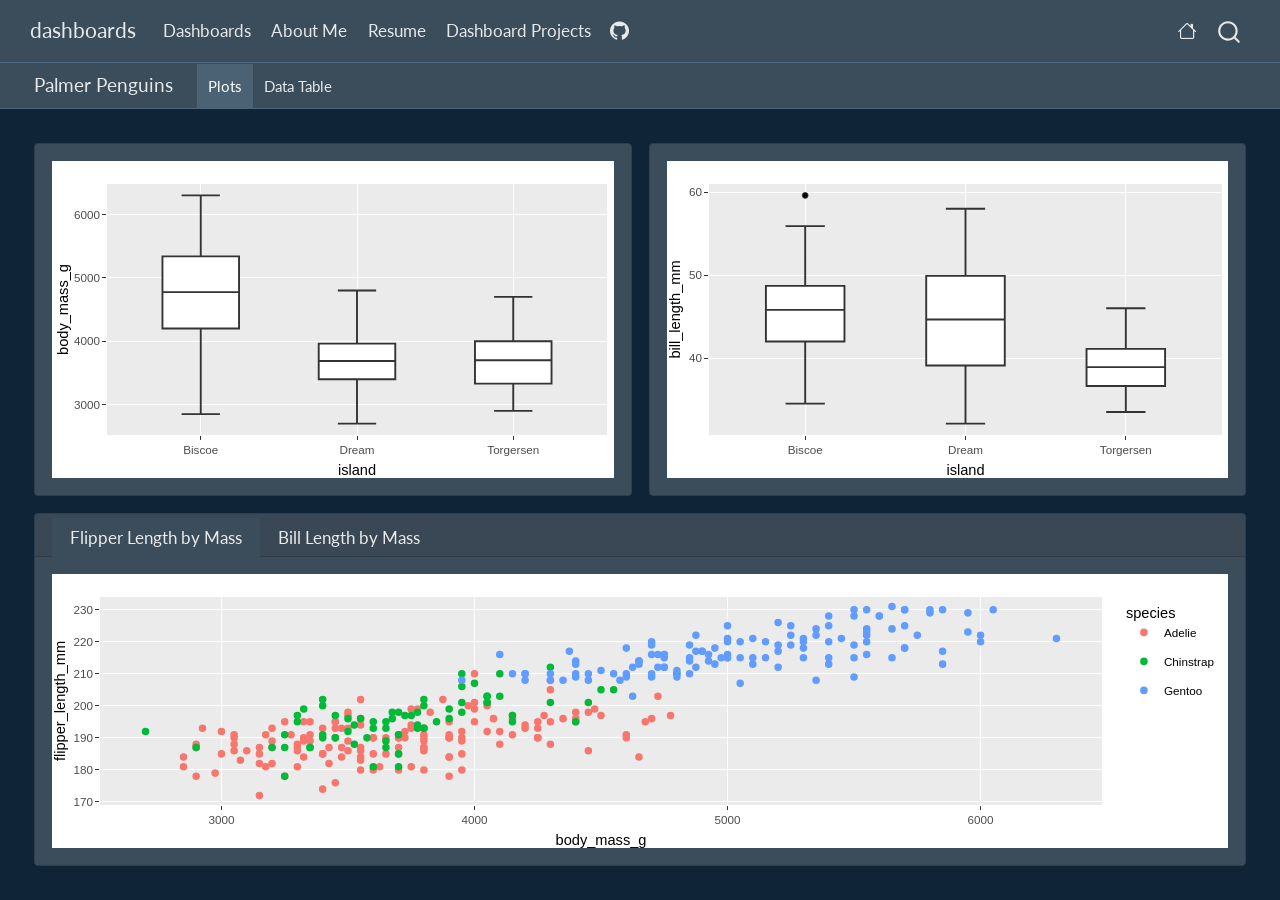
<file: docs/penguins.html>
<!DOCTYPE html>
<html xmlns="http://www.w3.org/1999/xhtml" lang="en" xml:lang="en"><head>

<meta charset="utf-8">
<meta name="generator" content="quarto-1.9.38">

<meta name="viewport" content="width=device-width, initial-scale=1.0, user-scalable=yes">


<title>Palmer Penguins – dashboards</title>
<style>
/* Default styles provided by pandoc.
** See https://pandoc.org/MANUAL.html#variables-for-html for config info.
*/
code{white-space: pre-wrap;}
span.smallcaps{font-variant: small-caps;}
div.columns{display: flex; gap: min(4vw, 1.5em);}
div.column{flex: auto; overflow-x: auto;}
div.hanging-indent{margin-left: 1.5em; text-indent: -1.5em;}
ul.task-list{list-style: none;}
ul.task-list li input[type="checkbox"] {
  width: 0.8em;
  margin: 0 0.8em 0.2em -1em; /* quarto-specific, see https://github.com/quarto-dev/quarto-cli/issues/4556 */ 
  vertical-align: middle;
}
</style>


<script src="site_libs/quarto-nav/quarto-nav.js"></script>
<script src="site_libs/quarto-nav/headroom.min.js"></script>
<script src="site_libs/clipboard/clipboard.min.js"></script>
<script src="site_libs/quarto-search/autocomplete.umd.js"></script>
<script src="site_libs/quarto-search/fuse.min.js"></script>
<script src="site_libs/quarto-search/quarto-search.js"></script>
<meta name="quarto:offset" content="./">
<script src="site_libs/quarto-html/quarto.js" type="module"></script>
<script src="site_libs/quarto-html/tabsets/tabsets.js" type="module"></script>
<script src="site_libs/quarto-html/popper.min.js"></script>
<script src="site_libs/quarto-html/tippy.umd.min.js"></script>
<script src="site_libs/quarto-html/anchor.min.js"></script>
<link href="site_libs/quarto-html/tippy.css" rel="stylesheet">
<link href="site_libs/quarto-html/quarto-syntax-highlighting-15634bcf2e68342d4ad2dfa704d543f6.css" rel="stylesheet" class="quarto-color-scheme" id="quarto-text-highlighting-styles">
<link href="site_libs/quarto-html/quarto-syntax-highlighting-dark-0a6b7249c26820e032cb0bd839ff02b1.css" rel="stylesheet" class="quarto-color-scheme quarto-color-alternate" id="quarto-text-highlighting-styles">
<link href="site_libs/quarto-html/quarto-syntax-highlighting-15634bcf2e68342d4ad2dfa704d543f6.css" rel="stylesheet" class="quarto-color-scheme-extra" id="quarto-text-highlighting-styles">
<script src="site_libs/bootstrap/bootstrap.min.js"></script>
<link href="site_libs/bootstrap/bootstrap-icons.css" rel="stylesheet">
<link href="site_libs/bootstrap/bootstrap-f452b10783ece9702d607fcf8de6a7fb.min.css" rel="stylesheet" append-hash="true" class="quarto-color-scheme" id="quarto-bootstrap" data-mode="dark">
<link href="site_libs/bootstrap/bootstrap-dark-f452b10783ece9702d607fcf8de6a7fb.min.css" rel="stylesheet" append-hash="true" class="quarto-color-scheme quarto-color-alternate" id="quarto-bootstrap" data-mode="dark">
<link href="site_libs/bootstrap/bootstrap-f452b10783ece9702d607fcf8de6a7fb.min.css" rel="stylesheet" append-hash="true" class="quarto-color-scheme-extra" id="quarto-bootstrap" data-mode="dark">
<script src="site_libs/quarto-dashboard/quarto-dashboard.js"></script>
<script src="site_libs/quarto-dashboard/stickythead.js"></script>



<script src="site_libs/quarto-dashboard/web-components.js" type="module"></script>
<script src="site_libs/quarto-dashboard/components.js"></script>

<script id="quarto-search-options" type="application/json">{
  "location": "navbar",
  "copy-button": false,
  "collapse-after": 3,
  "panel-placement": "end",
  "type": "overlay",
  "limit": 50,
  "keyboard-shortcut": [
    "f",
    "/",
    "s"
  ],
  "show-item-context": false,
  "language": {
    "search-no-results-text": "No results",
    "search-matching-documents-text": "matching documents",
    "search-copy-link-title": "Copy link to search",
    "search-hide-matches-text": "Hide additional matches",
    "search-more-match-text": "more match in this document",
    "search-more-matches-text": "more matches in this document",
    "search-clear-button-title": "Clear",
    "search-text-placeholder": "",
    "search-detached-cancel-button-title": "Cancel",
    "search-submit-button-title": "Submit",
    "search-label": "Search"
  }
}</script>
<link href="site_libs/htmltools-fill-0.5.9/fill.css" rel="stylesheet">
<script src="site_libs/htmlwidgets-1.6.4/htmlwidgets.js"></script>
<script src="site_libs/plotly-binding-4.12.1/plotly.js"></script>
<script src="site_libs/typedarray-0.1/typedarray.min.js"></script>
<script src="site_libs/jquery-3.5.1/jquery.min.js"></script>
<link href="site_libs/crosstalk-1.2.2/css/crosstalk.min.css" rel="stylesheet">
<script src="site_libs/crosstalk-1.2.2/js/crosstalk.min.js"></script>
<link href="site_libs/plotly-htmlwidgets-css-2.25.2/plotly-htmlwidgets.css" rel="stylesheet">
<script src="site_libs/plotly-main-2.25.2/plotly-latest.min.js"></script>


<link rel="stylesheet" href="styles.css">
</head>

<body class="quarto-dashboard nav-fixed dashboard-fill fullcontent quarto-light">


<div id="quarto-search-results"></div>
  <header id="quarto-header" class="headroom fixed-top">
    <nav class="navbar navbar-expand-lg " data-bs-theme="dark">
      <div class="navbar-container container-fluid">
      <div class="navbar-brand-container mx-auto">
    <a class="navbar-brand" href="./index.html">
    <span class="navbar-title">dashboards</span>
    </a>
  </div>
            <div id="quarto-search" class="" title="Search"></div>
          <button class="navbar-toggler" type="button" data-bs-toggle="collapse" data-bs-target="#navbarCollapse" aria-controls="navbarCollapse" role="menu" aria-expanded="false" aria-label="Toggle navigation" onclick="if (window.quartoToggleHeadroom) { window.quartoToggleHeadroom(); }">
  <span class="navbar-toggler-icon"></span>
</button>
          <div class="collapse navbar-collapse" id="navbarCollapse">
            <ul class="navbar-nav navbar-nav-scroll me-auto">
  <li class="nav-item">
    <a class="nav-link" href="./index.html"> 
<span class="menu-text">Dashboards</span></a>
  </li>  
  <li class="nav-item">
    <a class="nav-link" href="https://jordynluna-ui.github.io/about.html"> 
<span class="menu-text">About Me</span></a>
  </li>  
  <li class="nav-item">
    <a class="nav-link" href="https://jordynluna-ui.github.io/resume.html"> 
<span class="menu-text">Resume</span></a>
  </li>  
  <li class="nav-item">
    <a class="nav-link" href="https://jordynluna-ui.github.io/dashboards"> 
<span class="menu-text">Dashboard Projects</span></a>
  </li>  
  <li class="nav-item compact">
    <a class="nav-link" href="http://github.com/jordynluna-ui" target="blank"> <i class="bi bi-github" role="img">
</i> 
<span class="menu-text"></span></a>
  </li>  
</ul>
            <ul class="navbar-nav navbar-nav-scroll ms-auto">
  <li class="nav-item compact">
    <a class="nav-link" href="https://jordynluna-ui.github.io" target="blank"> <i class="bi bi-house" role="img">
</i> 
<span class="menu-text"></span></a>
  </li>  
</ul>
          </div> <!-- /navcollapse -->
            <div class="quarto-navbar-tools">
</div>
      </div> <!-- /container-fluid -->
    </nav>
<header id="quarto-dashboard-header">
<nav class="navbar navbar-expand-md slim" data-bs-theme="dark">
  <div class="navbar-container container-fluid">
    <button class="navbar-toggler" type="button" data-bs-toggle="collapse" data-bs-target="#dashboard-collapse" aria-controls="dashboard-collapse" aria-expanded="false" aria-label="Toggle navigation">
      <span class="navbar-toggler-icon"></span>
    </button>    


    <div class="navbar-brand-container">


      <div class="navbar-title">
        <div class="navbar-title-text"><a href="#">Palmer Penguins</a></div>
        
        
      </div>
    </div>
<div id="dashboard-collapse" class="navbar-collapse collapse"><ul class="navbar-nav navbar-nav-scroll me-auto" role="tablist"><li class="nav-item" role="presentation"><a id="tab-plots" class="nav-link active" data-bs-toggle="tab" role="tab" data-bs-target="#plots" data-scrolling="false" href="#plots" aria-controls="plots" aria-selected="true"><span class="nav-link-text">Plots</span></a></li><li class="nav-item" role="presentation"><a id="tab-data-table" class="nav-link" data-bs-toggle="tab" role="tab" data-bs-target="#data-table" data-scrolling="false" href="#data-table" aria-controls="data-table" aria-selected="false"><span class="nav-link-text">Data Table</span></a></li></ul></div></div>
</nav>
</header></header>
<!-- content -->
<div id="quarto-content" class="quarto-container page-layout-custom page-navbar quarto-dashboard-content bslib-gap-spacing html-fill-container bslib-page-fill quarto-dashboard-pages">
<!-- sidebar -->
<!-- margin-sidebar -->
<!-- main -->

<div class="bslib-grid-item html-fill-item tab-content bslib-grid" data-layout="fill" style="display: grid; grid-template-rows: minmax(3em, 1fr); grid-auto-columns: minmax(0, 1fr);">
<div id="plots" class="dashboard-page tab-pane show active html-fill-item html-fill-container" data-orientation="rows" aria-labelledby="tab-plots">
<div class="html-fill-item html-fill-container bslib-grid" style="display: grid; grid-template-rows: minmax(3em, 1fr) minmax(3em, 1fr); grid-auto-columns: minmax(0, 1fr);">
<div class="html-fill-item html-fill-container bslib-grid" style="display: grid; grid-template-columns: minmax(3em, 1fr) minmax(3em, 1fr);
grid-auto-rows: minmax(0, 1fr);">
<div class="card cell html-fill-item html-fill-container bslib-card" data-bslib-card-init="" data-require-bs-caller="card()" data-full-screen="false">
<div class="card-body html-fill-item html-fill-container">
<div class="cell-output-display html-fill-item html-fill-container">
<div class="plotly html-widget html-fill-item html-fill-container" id="htmlwidget-5ac972a7c9f4b69087a7" style="width:100%;height:406px;"></div>
<script type="application/json" data-for="htmlwidget-5ac972a7c9f4b69087a7">{"x":{"data":[{"x":[3,3,3,3,3,3,3,3,3,3,3,3,3,3,3,3,3,3,3,3,3,3,3,3,3,3,3,3,3,3,3,3,3,3,3,3,3,3,3,3,3,3,3,3,3,3,3,3,3,3,3,3,1,1,1,1,1,1,1,1,1,1,1,1,1,1,1,1,1,1,1,1,1,1,1,1,1,1,1,1,1,1,1,1,1,1,1,1,1,1,1,1,1,1,1,1,1,1,1,1,1,1,1,1,1,1,1,1,1,1,1,1,1,1,1,1,1,1,1,1,1,1,1,1,1,1,1,1,1,1,1,1,1,1,1,1,1,1,1,1,1,1,1,1,1,1,1,1,1,1,1,1,1,1,1,1,1,1,1,1,1,1,1,1,1,1,1,1,1,1,1,1,1,1,1,1,1,1,1,1,1,1,1,1,1,1,1,1,1,1,1,1,1,1,1,1,1,1,1,1,1,1,1,1,1,1,1,1,1,1,1,1,1,1,1,1,1,1,1,1,2,2,2,2,2,2,2,2,2,2,2,2,2,2,2,2,2,2,2,2,2,2,2,2,2,2,2,2,2,2,2,2,2,2,2,2,2,2,2,2,2,2,2,2,2,2,2,2,2,2,2,2,2,2,2,2,2,2,2,2,2,2,2,2,2,2,2,2,2,2,2,2,2,2,2,2,2,2,2,2,2,2,2,2,2,2,2,2,2,2,2,2,2,2,2,2,2,2,2,2,2,2,2,2,2,2,2,2,2,2,2,2,2,2,2,2,2,2,2,2,2,2,2,2],"y":[3750,3800,3250,null,3450,3650,3625,4675,3475,4250,3300,3700,3200,3800,4400,3700,3450,4500,3325,4200,4150,3700,4250,3700,3900,3550,4000,3200,3050,4450,3600,3900,3550,3275,4300,3050,4000,3325,3500,3350,3325,4700,3800,4200,3050,4000,2900,3775,3450,3875,3150,3500,3800,3950,3400,3600,3550,3200,2850,3750,3150,4400,3600,3800,3800,3450,4050,2900,3700,3550,3800,4600,3200,4275,3900,4075,4050,2850,3950,3350,4100,3150,3950,3825,4650,5850,4200,5850,4150,6300,3500,4300,5700,5000,4400,5050,5000,5100,4100,5650,3725,4725,3075,4250,2925,3550,3750,3900,3175,4775,4350,5350,4500,5700,4450,5700,5400,4550,4800,5200,4400,5150,4650,5550,4400,5000,4900,5050,4300,5000,4800,5350,4200,5300,4400,5650,4700,5700,4650,5800,4600,5550,5250,4700,5050,6050,5150,5400,4950,5250,4750,5950,3950,5700,4300,4750,5550,4900,4200,5400,5100,5300,4850,5300,4750,5650,4850,5200,4925,4875,4450,5550,4850,5600,4975,5500,4725,5500,4700,5500,4700,5550,4750,5000,5100,5200,4700,5800,4600,6000,4925,null,4625,5450,4725,5350,4750,5600,4600,5300,4875,5550,4950,5400,5500,5000,4850,4575,5500,4375,4625,5250,6000,5200,5850,4875,5750,5400,5950,4650,4600,4350,2900,3425,3000,3400,4450,3300,4300,3700,3250,3900,4100,2975,3450,4150,3950,3550,3300,4650,3150,3900,3100,4400,3350,3550,3800,3500,3950,3600,3550,4300,3500,4475,3425,3900,3175,3975,3400,4250,3400,3475,3050,3725,3000,3650,4250,3475,3450,3750,3700,4000,3300,3900,3325,4150,3500,3900,3650,3525,3725,3950,3250,3750,4150,3700,3800,3775,3700,4050,3575,4050,3300,3700,3450,4400,3600,3400,2900,3800,3300,4150,3400,3800,3700,4550,3200,4300,3350,4100,3600,3900,3850,4800,2700,4500,3950,3650,3550,3500,3675,4450,3400,4300,3250,3675,3325,3950,3600,4050,3350,3450,3250,4050,3800,3525,3950,3650,3650,4000,3400,3775,4100,3775],"hoverinfo":"y","type":"box","fillcolor":"rgba(255,255,255,1)","marker":{"opacity":null,"outliercolor":"rgba(0,0,0,1)","line":{"width":1.8897637795275593,"color":"rgba(0,0,0,1)"},"size":5.6692913385826778},"line":{"color":"rgba(51,51,51,1)","width":1.8897637795275593},"showlegend":false,"xaxis":"x","yaxis":"y","frame":null}],"layout":{"margin":{"t":23.305936073059364,"r":7.3059360730593621,"b":37.260273972602747,"l":48.949771689497723},"plot_bgcolor":"rgba(235,235,235,1)","paper_bgcolor":"rgba(255,255,255,1)","font":{"color":"rgba(0,0,0,1)","family":"","size":14.611872146118724},"xaxis":{"domain":[0,1],"automargin":true,"type":"linear","autorange":false,"range":[0.40000000000000002,3.6000000000000001],"tickmode":"array","ticktext":["Biscoe","Dream","Torgersen"],"tickvals":[1,2,3],"categoryorder":"array","categoryarray":["Biscoe","Dream","Torgersen"],"nticks":null,"ticks":"outside","tickcolor":"rgba(51,51,51,1)","ticklen":3.6529680365296811,"tickwidth":0.66417600664176002,"showticklabels":true,"tickfont":{"color":"rgba(77,77,77,1)","family":"","size":11.68949771689498},"tickangle":-0,"showline":false,"linecolor":null,"linewidth":0,"showgrid":true,"gridcolor":"rgba(255,255,255,1)","gridwidth":0.66417600664176002,"zeroline":false,"anchor":"y","title":{"text":"island","font":{"color":"rgba(0,0,0,1)","family":"","size":14.611872146118724}},"hoverformat":".2f"},"yaxis":{"domain":[0,1],"automargin":true,"type":"linear","autorange":false,"range":[2520,6480],"tickmode":"array","ticktext":["3000","4000","5000","6000"],"tickvals":[3000,4000,5000,6000],"categoryorder":"array","categoryarray":["3000","4000","5000","6000"],"nticks":null,"ticks":"outside","tickcolor":"rgba(51,51,51,1)","ticklen":3.6529680365296811,"tickwidth":0.66417600664176002,"showticklabels":true,"tickfont":{"color":"rgba(77,77,77,1)","family":"","size":11.68949771689498},"tickangle":-0,"showline":false,"linecolor":null,"linewidth":0,"showgrid":true,"gridcolor":"rgba(255,255,255,1)","gridwidth":0.66417600664176002,"zeroline":false,"anchor":"x","title":{"text":"body_mass_g","font":{"color":"rgba(0,0,0,1)","family":"","size":14.611872146118724}},"hoverformat":".2f"},"shapes":[],"showlegend":false,"legend":{"bgcolor":"rgba(255,255,255,1)","bordercolor":"transparent","borderwidth":1.8897637795275593,"font":{"color":"rgba(0,0,0,1)","family":"","size":11.68949771689498}},"hovermode":"closest","barmode":"relative"},"config":{"doubleClick":"reset","modeBarButtonsToAdd":["hoverclosest","hovercompare"],"showSendToCloud":false},"source":"A","attrs":{"71233247eadc":{"x":{},"y":{},"type":"box"}},"cur_data":"71233247eadc","visdat":{"71233247eadc":["function (y) ","x"]},"highlight":{"on":"plotly_click","persistent":false,"dynamic":false,"selectize":false,"opacityDim":0.20000000000000001,"selected":{"opacity":1},"debounce":0},"shinyEvents":["plotly_hover","plotly_click","plotly_selected","plotly_relayout","plotly_brushed","plotly_brushing","plotly_clickannotation","plotly_doubleclick","plotly_deselect","plotly_afterplot","plotly_sunburstclick"],"base_url":"https://plot.ly"},"evals":[],"jsHooks":[]}</script>
</div>
</div>
<bslib-tooltip placement="auto" bsoptions="[]" data-require-bs-version="5" data-require-bs-caller="tooltip()">
    <template>Expand</template>
    <span class="bslib-full-screen-enter badge rounded-pill">
        <svg xmlns="http://www.w3.org/2000/svg" viewbox="0 0 24 24" style="height:1em;width:1em;" aria-hidden="true" role="img"><path d="M20 5C20 4.4 19.6 4 19 4H13C12.4 4 12 3.6 12 3C12 2.4 12.4 2 13 2H21C21.6 2 22 2.4 22 3V11C22 11.6 21.6 12 21 12C20.4 12 20 11.6 20 11V5ZM4 19C4 19.6 4.4 20 5 20H11C11.6 20 12 20.4 12 21C12 21.6 11.6 22 11 22H3C2.4 22 2 21.6 2 21V13C2 12.4 2.4 12 3 12C3.6 12 4 12.4 4 13V19Z"></path></svg>
    </span>
</bslib-tooltip><script data-bslib-card-init="">bslib.Card.initializeAllCards();</script></div><div class="card cell html-fill-item html-fill-container bslib-card" data-bslib-card-init="" data-require-bs-caller="card()" data-full-screen="false">
<div class="card-body html-fill-item html-fill-container">
<div class="cell-output-display html-fill-item html-fill-container">
<div class="plotly html-widget html-fill-item html-fill-container" id="htmlwidget-115ed0f052fdceff07d9" style="width:100%;height:406px;"></div>
<script type="application/json" data-for="htmlwidget-115ed0f052fdceff07d9">{"x":{"data":[{"x":[3,3,3,3,3,3,3,3,3,3,3,3,3,3,3,3,3,3,3,3,3,3,3,3,3,3,3,3,3,3,3,3,3,3,3,3,3,3,3,3,3,3,3,3,3,3,3,3,3,3,3,3,1,1,1,1,1,1,1,1,1,1,1,1,1,1,1,1,1,1,1,1,1,1,1,1,1,1,1,1,1,1,1,1,1,1,1,1,1,1,1,1,1,1,1,1,1,1,1,1,1,1,1,1,1,1,1,1,1,1,1,1,1,1,1,1,1,1,1,1,1,1,1,1,1,1,1,1,1,1,1,1,1,1,1,1,1,1,1,1,1,1,1,1,1,1,1,1,1,1,1,1,1,1,1,1,1,1,1,1,1,1,1,1,1,1,1,1,1,1,1,1,1,1,1,1,1,1,1,1,1,1,1,1,1,1,1,1,1,1,1,1,1,1,1,1,1,1,1,1,1,1,1,1,1,1,1,1,1,1,1,1,1,1,1,1,1,1,1,1,2,2,2,2,2,2,2,2,2,2,2,2,2,2,2,2,2,2,2,2,2,2,2,2,2,2,2,2,2,2,2,2,2,2,2,2,2,2,2,2,2,2,2,2,2,2,2,2,2,2,2,2,2,2,2,2,2,2,2,2,2,2,2,2,2,2,2,2,2,2,2,2,2,2,2,2,2,2,2,2,2,2,2,2,2,2,2,2,2,2,2,2,2,2,2,2,2,2,2,2,2,2,2,2,2,2,2,2,2,2,2,2,2,2,2,2,2,2,2,2,2,2,2,2],"y":[39.100000000000001,39.5,40.299999999999997,null,36.700000000000003,39.299999999999997,38.899999999999999,39.200000000000003,34.100000000000001,42,37.799999999999997,37.799999999999997,41.100000000000001,38.600000000000001,34.600000000000001,36.600000000000001,38.700000000000003,42.5,34.399999999999999,46,45.799999999999997,35.5,42.799999999999997,40.899999999999999,37.200000000000003,36.200000000000003,42.100000000000001,34.600000000000001,35.899999999999999,41.799999999999997,33.5,39.700000000000003,39.600000000000001,38.799999999999997,41.5,39,44.100000000000001,38.5,43.100000000000001,35.700000000000003,41.100000000000001,42.899999999999999,36.700000000000003,35.100000000000001,35.200000000000003,40.600000000000001,38.600000000000001,37.299999999999997,40.200000000000003,41.399999999999999,36.200000000000003,37.700000000000003,35.899999999999999,38.200000000000003,37.799999999999997,37.700000000000003,40.600000000000001,40.5,36.5,37.600000000000001,35.700000000000003,41.299999999999997,37.600000000000001,38.799999999999997,35.299999999999997,35,42,34.5,41.399999999999999,39,40.600000000000001,45.600000000000001,39.700000000000003,42.200000000000003,39.600000000000001,42.700000000000003,41.100000000000001,36.399999999999999,41.600000000000001,35.5,41.100000000000001,37.899999999999999,40.5,38.100000000000001,45.5,48.399999999999999,45.799999999999997,49.299999999999997,42,49.200000000000003,39.600000000000001,40.100000000000001,50.200000000000003,45.100000000000001,46.5,46.299999999999997,42.899999999999999,46.100000000000001,44.5,47.799999999999997,35,41,37.700000000000003,37.799999999999997,37.899999999999999,39.700000000000003,38.600000000000001,38.200000000000003,38.100000000000001,43.200000000000003,44,48.700000000000003,46.100000000000001,50,48.700000000000003,50,47.600000000000001,46.5,45.399999999999999,46.700000000000003,43.299999999999997,46.799999999999997,40.899999999999999,49,45.100000000000001,50.100000000000001,46.5,45,43.799999999999997,45.5,46.200000000000003,48.700000000000003,45.299999999999997,46.200000000000003,45.700000000000003,54.299999999999997,45.799999999999997,49.799999999999997,46.200000000000003,49.5,48.200000000000003,50,47.299999999999997,42.799999999999997,45.100000000000001,59.600000000000001,49.100000000000001,48.399999999999999,42.600000000000001,44.399999999999999,45.200000000000003,45.200000000000003,42.700000000000003,49.600000000000001,45.299999999999997,49.600000000000001,50.5,43.600000000000001,45.5,50.5,44.899999999999999,45.200000000000003,46.600000000000001,48.5,45.5,49.5,44.5,50.799999999999997,49.399999999999999,46.899999999999999,43.200000000000003,50.399999999999999,48.5,55.899999999999999,47.200000000000003,49.100000000000001,47.299999999999997,46.799999999999997,41.700000000000003,53.399999999999999,43.5,50.700000000000003,47.700000000000003,46.399999999999999,48.200000000000003,46.5,46.399999999999999,48.600000000000001,47.5,51.100000000000001,47.200000000000003,null,49.100000000000001,52.5,47.399999999999999,50,44.899999999999999,50.799999999999997,43.399999999999999,51.299999999999997,47.5,52.100000000000001,47.5,52.200000000000003,48.100000000000001,50.5,46.799999999999997,43.299999999999997,51.5,46.200000000000003,48.399999999999999,51.100000000000001,48.799999999999997,45.200000000000003,55.100000000000001,44.5,50.399999999999999,49.899999999999999,49.799999999999997,43.5,39.600000000000001,40.299999999999997,33.100000000000001,41.100000000000001,37,34,39.600000000000001,36.200000000000003,40.799999999999997,38.100000000000001,39.5,37.200000000000003,43.200000000000003,37.5,36,42.299999999999997,38.799999999999997,42.200000000000003,37.600000000000001,39.799999999999997,36.5,40.799999999999997,36,44.100000000000001,37.299999999999997,41.299999999999997,36.299999999999997,36.899999999999999,38.299999999999997,38.899999999999999,35.700000000000003,41.100000000000001,36.799999999999997,37.5,38.100000000000001,41.100000000000001,35.600000000000001,40.200000000000003,37,39.700000000000003,40.200000000000003,40.600000000000001,32.100000000000001,40.700000000000003,37.299999999999997,39,39.200000000000003,36.600000000000001,36,37.799999999999997,36,41.5,39.5,40.899999999999999,36.399999999999999,39.200000000000003,46.5,50,51.299999999999997,45.399999999999999,52.700000000000003,45.200000000000003,46.100000000000001,51.299999999999997,46,51.299999999999997,46.600000000000001,51.700000000000003,47,52,45.899999999999999,50.5,50.299999999999997,58,46.399999999999999,49.200000000000003,42.399999999999999,48.5,43.200000000000003,50.600000000000001,46.700000000000003,52,50.5,49.5,46.399999999999999,52.799999999999997,40.899999999999999,54.200000000000003,42.5,51,49.700000000000003,47.5,47.600000000000001,52,46.899999999999999,53.5,49,46.200000000000003,50.899999999999999,45.5,50.899999999999999,50.799999999999997,50.100000000000001,49,51.5,49.799999999999997,48.100000000000001,51.399999999999999,45.700000000000003,50.700000000000003,42.5,52.200000000000003,45.200000000000003,49.299999999999997,50.200000000000003,45.600000000000001,51.899999999999999,46.799999999999997,45.700000000000003,55.799999999999997,43.5,49.600000000000001,50.799999999999997,50.200000000000003],"hoverinfo":"y","type":"box","fillcolor":"rgba(255,255,255,1)","marker":{"opacity":null,"outliercolor":"rgba(0,0,0,1)","line":{"width":1.8897637795275593,"color":"rgba(0,0,0,1)"},"size":5.6692913385826778},"line":{"color":"rgba(51,51,51,1)","width":1.8897637795275593},"showlegend":false,"xaxis":"x","yaxis":"y","frame":null}],"layout":{"margin":{"t":23.305936073059364,"r":7.3059360730593621,"b":37.260273972602747,"l":37.260273972602747},"plot_bgcolor":"rgba(235,235,235,1)","paper_bgcolor":"rgba(255,255,255,1)","font":{"color":"rgba(0,0,0,1)","family":"","size":14.611872146118724},"xaxis":{"domain":[0,1],"automargin":true,"type":"linear","autorange":false,"range":[0.40000000000000002,3.6000000000000001],"tickmode":"array","ticktext":["Biscoe","Dream","Torgersen"],"tickvals":[1,2,3],"categoryorder":"array","categoryarray":["Biscoe","Dream","Torgersen"],"nticks":null,"ticks":"outside","tickcolor":"rgba(51,51,51,1)","ticklen":3.6529680365296811,"tickwidth":0.66417600664176002,"showticklabels":true,"tickfont":{"color":"rgba(77,77,77,1)","family":"","size":11.68949771689498},"tickangle":-0,"showline":false,"linecolor":null,"linewidth":0,"showgrid":true,"gridcolor":"rgba(255,255,255,1)","gridwidth":0.66417600664176002,"zeroline":false,"anchor":"y","title":{"text":"island","font":{"color":"rgba(0,0,0,1)","family":"","size":14.611872146118724}},"hoverformat":".2f"},"yaxis":{"domain":[0,1],"automargin":true,"type":"linear","autorange":false,"range":[30.725000000000001,60.975000000000001],"tickmode":"array","ticktext":["40","50","60"],"tickvals":[40,50,60],"categoryorder":"array","categoryarray":["40","50","60"],"nticks":null,"ticks":"outside","tickcolor":"rgba(51,51,51,1)","ticklen":3.6529680365296811,"tickwidth":0.66417600664176002,"showticklabels":true,"tickfont":{"color":"rgba(77,77,77,1)","family":"","size":11.68949771689498},"tickangle":-0,"showline":false,"linecolor":null,"linewidth":0,"showgrid":true,"gridcolor":"rgba(255,255,255,1)","gridwidth":0.66417600664176002,"zeroline":false,"anchor":"x","title":{"text":"bill_length_mm","font":{"color":"rgba(0,0,0,1)","family":"","size":14.611872146118724}},"hoverformat":".2f"},"shapes":[],"showlegend":false,"legend":{"bgcolor":"rgba(255,255,255,1)","bordercolor":"transparent","borderwidth":1.8897637795275593,"font":{"color":"rgba(0,0,0,1)","family":"","size":11.68949771689498}},"hovermode":"closest","barmode":"relative"},"config":{"doubleClick":"reset","modeBarButtonsToAdd":["hoverclosest","hovercompare"],"showSendToCloud":false},"source":"A","attrs":{"7123704e441a":{"x":{},"y":{},"type":"box"}},"cur_data":"7123704e441a","visdat":{"7123704e441a":["function (y) ","x"]},"highlight":{"on":"plotly_click","persistent":false,"dynamic":false,"selectize":false,"opacityDim":0.20000000000000001,"selected":{"opacity":1},"debounce":0},"shinyEvents":["plotly_hover","plotly_click","plotly_selected","plotly_relayout","plotly_brushed","plotly_brushing","plotly_clickannotation","plotly_doubleclick","plotly_deselect","plotly_afterplot","plotly_sunburstclick"],"base_url":"https://plot.ly"},"evals":[],"jsHooks":[]}</script>
</div>
</div>
<bslib-tooltip placement="auto" bsoptions="[]" data-require-bs-version="5" data-require-bs-caller="tooltip()">
    <template>Expand</template>
    <span class="bslib-full-screen-enter badge rounded-pill">
        <svg xmlns="http://www.w3.org/2000/svg" viewbox="0 0 24 24" style="height:1em;width:1em;" aria-hidden="true" role="img"><path d="M20 5C20 4.4 19.6 4 19 4H13C12.4 4 12 3.6 12 3C12 2.4 12.4 2 13 2H21C21.6 2 22 2.4 22 3V11C22 11.6 21.6 12 21 12C20.4 12 20 11.6 20 11V5ZM4 19C4 19.6 4.4 20 5 20H11C11.6 20 12 20.4 12 21C12 21.6 11.6 22 11 22H3C2.4 22 2 21.6 2 21V13C2 12.4 2.4 12 3 12C3.6 12 4 12.4 4 13V19Z"></path></svg>
    </span>
</bslib-tooltip><script data-bslib-card-init="">bslib.Card.initializeAllCards();</script></div>
</div>
<div class="card tabset html-fill-item html-fill-container bslib-card" data-bslib-card-init="" data-require-bs-caller="card()" data-full-screen="false">
<div class="card-header dashboard-card-no-title bslib-navs-card-title">

<ul class="nav nav-tabs card-header-tabs" role="tablist" data-tabsetid="card-tabset-3"><li class="nav-item" role="presentation"><a href="#card-tabset-3-1" role="tab" data-toggle="tab" data-bs-toggle="tab" data-value="Flipper Length by Mass" aria-selected="true" class="nav-link active">Flipper Length by Mass</a></li><li class="nav-item" role="presentation"><a href="#card-tabset-3-2" role="tab" data-toggle="tab" data-bs-toggle="tab" data-value="Bill Length by Mass" aria-selected="false" class="nav-link">Bill Length by Mass</a></li></ul></div>


<div class="tab-content html-fill-item html-fill-container" data-tabset-id="card-tabset-3"><div class="tab-pane active show html-fill-item html-fill-container" role="tabpanel" id="card-tabset-3-1"><div class="card-body html-fill-item html-fill-container" data-title="Flipper Length by Mass">
<div class="cell-output-display html-fill-item html-fill-container">
<div class="plotly html-widget html-fill-item html-fill-container" id="htmlwidget-1fa0daa81f46b07195db" style="width:100%;height:406px;"></div>
<script type="application/json" data-for="htmlwidget-1fa0daa81f46b07195db">{"x":{"data":[{"x":[3750,3800,3250,null,3450,3650,3625,4675,3475,4250,3300,3700,3200,3800,4400,3700,3450,4500,3325,4200,3400,3600,3800,3950,3800,3800,3550,3200,3150,3950,3250,3900,3300,3900,3325,4150,3950,3550,3300,4650,3150,3900,3100,4400,3000,4600,3425,2975,3450,4150,3500,4300,3450,4050,2900,3700,3550,3800,2850,3750,3150,4400,3600,4050,2850,3950,3350,4100,3050,4450,3600,3900,3550,4150,3700,4250,3700,3900,3550,4000,3200,4700,3800,4200,3350,3550,3800,3500,3950,3600,3550,4300,3400,4450,3300,4300,3700,4350,2900,4100,3725,4725,3075,4250,2925,3550,3750,3900,3175,4775,3825,4600,3200,4275,3900,4075,2900,3775,3350,3325,3150,3500,3450,3875,3050,4000,3275,4300,3050,4000,3325,3500,3500,4475,3425,3900,3175,3975,3400,4250,3400,3475,3050,3725,3000,3650,4250,3475,3450,3750,3700,4000],"y":[181,186,195,null,193,190,181,195,193,190,186,180,182,191,198,185,195,197,184,194,174,180,189,185,180,187,183,187,172,180,178,178,188,184,195,196,190,180,181,184,182,195,186,196,185,190,182,179,190,191,186,188,190,200,187,191,186,193,181,194,185,195,185,192,184,192,195,188,190,198,190,190,196,197,190,195,191,184,187,195,189,196,187,193,191,194,190,189,189,190,202,205,185,186,187,208,190,196,178,192,192,203,183,190,193,184,199,190,181,197,198,191,193,197,191,196,188,199,189,189,187,198,176,202,186,199,191,195,191,210,190,197,193,199,187,190,191,200,185,193,193,187,188,190,192,185,190,184,195,193,187,201],"text":["body_mass_g: 3750<br />flipper_length_mm: 181<br />species: Adelie","body_mass_g: 3800<br />flipper_length_mm: 186<br />species: Adelie","body_mass_g: 3250<br />flipper_length_mm: 195<br />species: Adelie","body_mass_g:   NA<br />flipper_length_mm:  NA<br />species: Adelie","body_mass_g: 3450<br />flipper_length_mm: 193<br />species: Adelie","body_mass_g: 3650<br />flipper_length_mm: 190<br />species: Adelie","body_mass_g: 3625<br />flipper_length_mm: 181<br />species: Adelie","body_mass_g: 4675<br />flipper_length_mm: 195<br />species: Adelie","body_mass_g: 3475<br />flipper_length_mm: 193<br />species: Adelie","body_mass_g: 4250<br />flipper_length_mm: 190<br />species: Adelie","body_mass_g: 3300<br />flipper_length_mm: 186<br />species: Adelie","body_mass_g: 3700<br />flipper_length_mm: 180<br />species: Adelie","body_mass_g: 3200<br />flipper_length_mm: 182<br />species: Adelie","body_mass_g: 3800<br />flipper_length_mm: 191<br />species: Adelie","body_mass_g: 4400<br />flipper_length_mm: 198<br />species: Adelie","body_mass_g: 3700<br />flipper_length_mm: 185<br />species: Adelie","body_mass_g: 3450<br />flipper_length_mm: 195<br />species: Adelie","body_mass_g: 4500<br />flipper_length_mm: 197<br />species: Adelie","body_mass_g: 3325<br />flipper_length_mm: 184<br />species: Adelie","body_mass_g: 4200<br />flipper_length_mm: 194<br />species: Adelie","body_mass_g: 3400<br />flipper_length_mm: 174<br />species: Adelie","body_mass_g: 3600<br />flipper_length_mm: 180<br />species: Adelie","body_mass_g: 3800<br />flipper_length_mm: 189<br />species: Adelie","body_mass_g: 3950<br />flipper_length_mm: 185<br />species: Adelie","body_mass_g: 3800<br />flipper_length_mm: 180<br />species: Adelie","body_mass_g: 3800<br />flipper_length_mm: 187<br />species: Adelie","body_mass_g: 3550<br />flipper_length_mm: 183<br />species: Adelie","body_mass_g: 3200<br />flipper_length_mm: 187<br />species: Adelie","body_mass_g: 3150<br />flipper_length_mm: 172<br />species: Adelie","body_mass_g: 3950<br />flipper_length_mm: 180<br />species: Adelie","body_mass_g: 3250<br />flipper_length_mm: 178<br />species: Adelie","body_mass_g: 3900<br />flipper_length_mm: 178<br />species: Adelie","body_mass_g: 3300<br />flipper_length_mm: 188<br />species: Adelie","body_mass_g: 3900<br />flipper_length_mm: 184<br />species: Adelie","body_mass_g: 3325<br />flipper_length_mm: 195<br />species: Adelie","body_mass_g: 4150<br />flipper_length_mm: 196<br />species: Adelie","body_mass_g: 3950<br />flipper_length_mm: 190<br />species: Adelie","body_mass_g: 3550<br />flipper_length_mm: 180<br />species: Adelie","body_mass_g: 3300<br />flipper_length_mm: 181<br />species: Adelie","body_mass_g: 4650<br />flipper_length_mm: 184<br />species: Adelie","body_mass_g: 3150<br />flipper_length_mm: 182<br />species: Adelie","body_mass_g: 3900<br />flipper_length_mm: 195<br />species: Adelie","body_mass_g: 3100<br />flipper_length_mm: 186<br />species: Adelie","body_mass_g: 4400<br />flipper_length_mm: 196<br />species: Adelie","body_mass_g: 3000<br />flipper_length_mm: 185<br />species: Adelie","body_mass_g: 4600<br />flipper_length_mm: 190<br />species: Adelie","body_mass_g: 3425<br />flipper_length_mm: 182<br />species: Adelie","body_mass_g: 2975<br />flipper_length_mm: 179<br />species: Adelie","body_mass_g: 3450<br />flipper_length_mm: 190<br />species: Adelie","body_mass_g: 4150<br />flipper_length_mm: 191<br />species: Adelie","body_mass_g: 3500<br />flipper_length_mm: 186<br />species: Adelie","body_mass_g: 4300<br />flipper_length_mm: 188<br />species: Adelie","body_mass_g: 3450<br />flipper_length_mm: 190<br />species: Adelie","body_mass_g: 4050<br />flipper_length_mm: 200<br />species: Adelie","body_mass_g: 2900<br />flipper_length_mm: 187<br />species: Adelie","body_mass_g: 3700<br />flipper_length_mm: 191<br />species: Adelie","body_mass_g: 3550<br />flipper_length_mm: 186<br />species: Adelie","body_mass_g: 3800<br />flipper_length_mm: 193<br />species: Adelie","body_mass_g: 2850<br />flipper_length_mm: 181<br />species: Adelie","body_mass_g: 3750<br />flipper_length_mm: 194<br />species: Adelie","body_mass_g: 3150<br />flipper_length_mm: 185<br />species: Adelie","body_mass_g: 4400<br />flipper_length_mm: 195<br />species: Adelie","body_mass_g: 3600<br />flipper_length_mm: 185<br />species: Adelie","body_mass_g: 4050<br />flipper_length_mm: 192<br />species: Adelie","body_mass_g: 2850<br />flipper_length_mm: 184<br />species: Adelie","body_mass_g: 3950<br />flipper_length_mm: 192<br />species: Adelie","body_mass_g: 3350<br />flipper_length_mm: 195<br />species: Adelie","body_mass_g: 4100<br />flipper_length_mm: 188<br />species: Adelie","body_mass_g: 3050<br />flipper_length_mm: 190<br />species: Adelie","body_mass_g: 4450<br />flipper_length_mm: 198<br />species: Adelie","body_mass_g: 3600<br />flipper_length_mm: 190<br />species: Adelie","body_mass_g: 3900<br />flipper_length_mm: 190<br />species: Adelie","body_mass_g: 3550<br />flipper_length_mm: 196<br />species: Adelie","body_mass_g: 4150<br />flipper_length_mm: 197<br />species: Adelie","body_mass_g: 3700<br />flipper_length_mm: 190<br />species: Adelie","body_mass_g: 4250<br />flipper_length_mm: 195<br />species: Adelie","body_mass_g: 3700<br />flipper_length_mm: 191<br />species: Adelie","body_mass_g: 3900<br />flipper_length_mm: 184<br />species: Adelie","body_mass_g: 3550<br />flipper_length_mm: 187<br />species: Adelie","body_mass_g: 4000<br />flipper_length_mm: 195<br />species: Adelie","body_mass_g: 3200<br />flipper_length_mm: 189<br />species: Adelie","body_mass_g: 4700<br />flipper_length_mm: 196<br />species: Adelie","body_mass_g: 3800<br />flipper_length_mm: 187<br />species: Adelie","body_mass_g: 4200<br />flipper_length_mm: 193<br />species: Adelie","body_mass_g: 3350<br />flipper_length_mm: 191<br />species: Adelie","body_mass_g: 3550<br />flipper_length_mm: 194<br />species: Adelie","body_mass_g: 3800<br />flipper_length_mm: 190<br />species: Adelie","body_mass_g: 3500<br />flipper_length_mm: 189<br />species: Adelie","body_mass_g: 3950<br />flipper_length_mm: 189<br />species: Adelie","body_mass_g: 3600<br />flipper_length_mm: 190<br />species: Adelie","body_mass_g: 3550<br />flipper_length_mm: 202<br />species: Adelie","body_mass_g: 4300<br />flipper_length_mm: 205<br />species: Adelie","body_mass_g: 3400<br />flipper_length_mm: 185<br />species: Adelie","body_mass_g: 4450<br />flipper_length_mm: 186<br />species: Adelie","body_mass_g: 3300<br />flipper_length_mm: 187<br />species: Adelie","body_mass_g: 4300<br />flipper_length_mm: 208<br />species: Adelie","body_mass_g: 3700<br />flipper_length_mm: 190<br />species: Adelie","body_mass_g: 4350<br />flipper_length_mm: 196<br />species: Adelie","body_mass_g: 2900<br />flipper_length_mm: 178<br />species: Adelie","body_mass_g: 4100<br />flipper_length_mm: 192<br />species: Adelie","body_mass_g: 3725<br />flipper_length_mm: 192<br />species: Adelie","body_mass_g: 4725<br />flipper_length_mm: 203<br />species: Adelie","body_mass_g: 3075<br />flipper_length_mm: 183<br />species: Adelie","body_mass_g: 4250<br />flipper_length_mm: 190<br />species: Adelie","body_mass_g: 2925<br />flipper_length_mm: 193<br />species: Adelie","body_mass_g: 3550<br />flipper_length_mm: 184<br />species: Adelie","body_mass_g: 3750<br />flipper_length_mm: 199<br />species: Adelie","body_mass_g: 3900<br />flipper_length_mm: 190<br />species: Adelie","body_mass_g: 3175<br />flipper_length_mm: 181<br />species: Adelie","body_mass_g: 4775<br />flipper_length_mm: 197<br />species: Adelie","body_mass_g: 3825<br />flipper_length_mm: 198<br />species: Adelie","body_mass_g: 4600<br />flipper_length_mm: 191<br />species: Adelie","body_mass_g: 3200<br />flipper_length_mm: 193<br />species: Adelie","body_mass_g: 4275<br />flipper_length_mm: 197<br />species: Adelie","body_mass_g: 3900<br />flipper_length_mm: 191<br />species: Adelie","body_mass_g: 4075<br />flipper_length_mm: 196<br />species: Adelie","body_mass_g: 2900<br />flipper_length_mm: 188<br />species: Adelie","body_mass_g: 3775<br />flipper_length_mm: 199<br />species: Adelie","body_mass_g: 3350<br />flipper_length_mm: 189<br />species: Adelie","body_mass_g: 3325<br />flipper_length_mm: 189<br />species: Adelie","body_mass_g: 3150<br />flipper_length_mm: 187<br />species: Adelie","body_mass_g: 3500<br />flipper_length_mm: 198<br />species: Adelie","body_mass_g: 3450<br />flipper_length_mm: 176<br />species: Adelie","body_mass_g: 3875<br />flipper_length_mm: 202<br />species: Adelie","body_mass_g: 3050<br />flipper_length_mm: 186<br />species: Adelie","body_mass_g: 4000<br />flipper_length_mm: 199<br />species: Adelie","body_mass_g: 3275<br />flipper_length_mm: 191<br />species: Adelie","body_mass_g: 4300<br />flipper_length_mm: 195<br />species: Adelie","body_mass_g: 3050<br />flipper_length_mm: 191<br />species: Adelie","body_mass_g: 4000<br />flipper_length_mm: 210<br />species: Adelie","body_mass_g: 3325<br />flipper_length_mm: 190<br />species: Adelie","body_mass_g: 3500<br />flipper_length_mm: 197<br />species: Adelie","body_mass_g: 3500<br />flipper_length_mm: 193<br />species: Adelie","body_mass_g: 4475<br />flipper_length_mm: 199<br />species: Adelie","body_mass_g: 3425<br />flipper_length_mm: 187<br />species: Adelie","body_mass_g: 3900<br />flipper_length_mm: 190<br />species: Adelie","body_mass_g: 3175<br />flipper_length_mm: 191<br />species: Adelie","body_mass_g: 3975<br />flipper_length_mm: 200<br />species: Adelie","body_mass_g: 3400<br />flipper_length_mm: 185<br />species: Adelie","body_mass_g: 4250<br />flipper_length_mm: 193<br />species: Adelie","body_mass_g: 3400<br />flipper_length_mm: 193<br />species: Adelie","body_mass_g: 3475<br />flipper_length_mm: 187<br />species: Adelie","body_mass_g: 3050<br />flipper_length_mm: 188<br />species: Adelie","body_mass_g: 3725<br />flipper_length_mm: 190<br />species: Adelie","body_mass_g: 3000<br />flipper_length_mm: 192<br />species: Adelie","body_mass_g: 3650<br />flipper_length_mm: 185<br />species: Adelie","body_mass_g: 4250<br />flipper_length_mm: 190<br />species: Adelie","body_mass_g: 3475<br />flipper_length_mm: 184<br />species: Adelie","body_mass_g: 3450<br />flipper_length_mm: 195<br />species: Adelie","body_mass_g: 3750<br />flipper_length_mm: 193<br />species: Adelie","body_mass_g: 3700<br />flipper_length_mm: 187<br />species: Adelie","body_mass_g: 4000<br />flipper_length_mm: 201<br />species: Adelie"],"type":"scatter","mode":"markers","marker":{"autocolorscale":false,"color":"rgba(248,118,109,1)","opacity":1,"size":5.6692913385826778,"symbol":"circle","line":{"width":1.8897637795275593,"color":"rgba(248,118,109,1)"}},"hoveron":"points","name":"Adelie","legendgroup":"Adelie","showlegend":true,"xaxis":"x","yaxis":"y","hoverinfo":"text","frame":null},{"x":[3500,3900,3650,3525,3725,3950,3250,3750,4150,3700,3800,3775,3700,4050,3575,4050,3300,3700,3450,4400,3600,3400,2900,3800,3300,4150,3400,3800,3700,4550,3200,4300,3350,4100,3600,3900,3850,4800,2700,4500,3950,3650,3550,3500,3675,4450,3400,4300,3250,3675,3325,3950,3600,4050,3350,3450,3250,4050,3800,3525,3950,3650,3650,4000,3400,3775,4100,3775],"y":[192,196,193,188,197,198,178,197,195,198,193,194,185,201,190,201,197,181,190,195,181,191,187,193,195,197,200,200,191,205,187,201,187,203,195,199,195,210,192,205,210,187,196,196,196,201,190,212,187,198,199,201,193,203,187,197,191,203,202,194,206,189,195,207,202,193,210,198],"text":["body_mass_g: 3500<br />flipper_length_mm: 192<br />species: Chinstrap","body_mass_g: 3900<br />flipper_length_mm: 196<br />species: Chinstrap","body_mass_g: 3650<br />flipper_length_mm: 193<br />species: Chinstrap","body_mass_g: 3525<br />flipper_length_mm: 188<br />species: Chinstrap","body_mass_g: 3725<br />flipper_length_mm: 197<br />species: Chinstrap","body_mass_g: 3950<br />flipper_length_mm: 198<br />species: Chinstrap","body_mass_g: 3250<br />flipper_length_mm: 178<br />species: Chinstrap","body_mass_g: 3750<br />flipper_length_mm: 197<br />species: Chinstrap","body_mass_g: 4150<br />flipper_length_mm: 195<br />species: Chinstrap","body_mass_g: 3700<br />flipper_length_mm: 198<br />species: Chinstrap","body_mass_g: 3800<br />flipper_length_mm: 193<br />species: Chinstrap","body_mass_g: 3775<br />flipper_length_mm: 194<br />species: Chinstrap","body_mass_g: 3700<br />flipper_length_mm: 185<br />species: Chinstrap","body_mass_g: 4050<br />flipper_length_mm: 201<br />species: Chinstrap","body_mass_g: 3575<br />flipper_length_mm: 190<br />species: Chinstrap","body_mass_g: 4050<br />flipper_length_mm: 201<br />species: Chinstrap","body_mass_g: 3300<br />flipper_length_mm: 197<br />species: Chinstrap","body_mass_g: 3700<br />flipper_length_mm: 181<br />species: Chinstrap","body_mass_g: 3450<br />flipper_length_mm: 190<br />species: Chinstrap","body_mass_g: 4400<br />flipper_length_mm: 195<br />species: Chinstrap","body_mass_g: 3600<br />flipper_length_mm: 181<br />species: Chinstrap","body_mass_g: 3400<br />flipper_length_mm: 191<br />species: Chinstrap","body_mass_g: 2900<br />flipper_length_mm: 187<br />species: Chinstrap","body_mass_g: 3800<br />flipper_length_mm: 193<br />species: Chinstrap","body_mass_g: 3300<br />flipper_length_mm: 195<br />species: Chinstrap","body_mass_g: 4150<br />flipper_length_mm: 197<br />species: Chinstrap","body_mass_g: 3400<br />flipper_length_mm: 200<br />species: Chinstrap","body_mass_g: 3800<br />flipper_length_mm: 200<br />species: Chinstrap","body_mass_g: 3700<br />flipper_length_mm: 191<br />species: Chinstrap","body_mass_g: 4550<br />flipper_length_mm: 205<br />species: Chinstrap","body_mass_g: 3200<br />flipper_length_mm: 187<br />species: Chinstrap","body_mass_g: 4300<br />flipper_length_mm: 201<br />species: Chinstrap","body_mass_g: 3350<br />flipper_length_mm: 187<br />species: Chinstrap","body_mass_g: 4100<br />flipper_length_mm: 203<br />species: Chinstrap","body_mass_g: 3600<br />flipper_length_mm: 195<br />species: Chinstrap","body_mass_g: 3900<br />flipper_length_mm: 199<br />species: Chinstrap","body_mass_g: 3850<br />flipper_length_mm: 195<br />species: Chinstrap","body_mass_g: 4800<br />flipper_length_mm: 210<br />species: Chinstrap","body_mass_g: 2700<br />flipper_length_mm: 192<br />species: Chinstrap","body_mass_g: 4500<br />flipper_length_mm: 205<br />species: Chinstrap","body_mass_g: 3950<br />flipper_length_mm: 210<br />species: Chinstrap","body_mass_g: 3650<br />flipper_length_mm: 187<br />species: Chinstrap","body_mass_g: 3550<br />flipper_length_mm: 196<br />species: Chinstrap","body_mass_g: 3500<br />flipper_length_mm: 196<br />species: Chinstrap","body_mass_g: 3675<br />flipper_length_mm: 196<br />species: Chinstrap","body_mass_g: 4450<br />flipper_length_mm: 201<br />species: Chinstrap","body_mass_g: 3400<br />flipper_length_mm: 190<br />species: Chinstrap","body_mass_g: 4300<br />flipper_length_mm: 212<br />species: Chinstrap","body_mass_g: 3250<br />flipper_length_mm: 187<br />species: Chinstrap","body_mass_g: 3675<br />flipper_length_mm: 198<br />species: Chinstrap","body_mass_g: 3325<br />flipper_length_mm: 199<br />species: Chinstrap","body_mass_g: 3950<br />flipper_length_mm: 201<br />species: Chinstrap","body_mass_g: 3600<br />flipper_length_mm: 193<br />species: Chinstrap","body_mass_g: 4050<br />flipper_length_mm: 203<br />species: Chinstrap","body_mass_g: 3350<br />flipper_length_mm: 187<br />species: Chinstrap","body_mass_g: 3450<br />flipper_length_mm: 197<br />species: Chinstrap","body_mass_g: 3250<br />flipper_length_mm: 191<br />species: Chinstrap","body_mass_g: 4050<br />flipper_length_mm: 203<br />species: Chinstrap","body_mass_g: 3800<br />flipper_length_mm: 202<br />species: Chinstrap","body_mass_g: 3525<br />flipper_length_mm: 194<br />species: Chinstrap","body_mass_g: 3950<br />flipper_length_mm: 206<br />species: Chinstrap","body_mass_g: 3650<br />flipper_length_mm: 189<br />species: Chinstrap","body_mass_g: 3650<br />flipper_length_mm: 195<br />species: Chinstrap","body_mass_g: 4000<br />flipper_length_mm: 207<br />species: Chinstrap","body_mass_g: 3400<br />flipper_length_mm: 202<br />species: Chinstrap","body_mass_g: 3775<br />flipper_length_mm: 193<br />species: Chinstrap","body_mass_g: 4100<br />flipper_length_mm: 210<br />species: Chinstrap","body_mass_g: 3775<br />flipper_length_mm: 198<br />species: Chinstrap"],"type":"scatter","mode":"markers","marker":{"autocolorscale":false,"color":"rgba(0,186,56,1)","opacity":1,"size":5.6692913385826778,"symbol":"circle","line":{"width":1.8897637795275593,"color":"rgba(0,186,56,1)"}},"hoveron":"points","name":"Chinstrap","legendgroup":"Chinstrap","showlegend":true,"xaxis":"x","yaxis":"y","hoverinfo":"text","frame":null},{"x":[4500,5700,4450,5700,5400,4550,4800,5200,4400,5150,4650,5550,4650,5850,4200,5850,4150,6300,4800,5350,5700,5000,4400,5050,5000,5100,4100,5650,4600,5550,5250,4700,5050,6050,5150,5400,4950,5250,4350,5350,3950,5700,4300,4750,5550,4900,4200,5400,5100,5300,4850,5300,4400,5000,4900,5050,4300,5000,4450,5550,4200,5300,4400,5650,4700,5700,4650,5800,4700,5550,4750,5000,5100,5200,4700,5800,4600,6000,4750,5950,4625,5450,4725,5350,4750,5600,4600,5300,4875,5550,4950,5400,4750,5650,4850,5200,4925,4875,4625,5250,4850,5600,4975,5500,4725,5500,4700,5500,4575,5500,5000,5950,4650,5500,4375,5850,4875,6000,4925,null,4850,5750,5200,5400],"y":[211,230,210,218,215,210,211,219,209,215,214,216,214,213,210,217,210,221,209,222,218,215,213,215,215,215,216,215,210,220,222,209,207,230,220,220,213,219,208,208,208,225,210,216,222,217,210,225,213,215,210,220,210,225,217,220,208,220,208,224,208,221,214,231,219,230,214,229,220,223,216,221,221,217,216,230,209,220,215,223,212,221,212,224,212,228,218,218,212,230,218,228,212,224,214,226,216,222,203,225,219,228,215,228,216,215,210,219,208,209,216,229,213,230,217,230,217,222,214,null,215,222,212,213],"text":["body_mass_g: 4500<br />flipper_length_mm: 211<br />species: Gentoo","body_mass_g: 5700<br />flipper_length_mm: 230<br />species: Gentoo","body_mass_g: 4450<br />flipper_length_mm: 210<br />species: Gentoo","body_mass_g: 5700<br />flipper_length_mm: 218<br />species: Gentoo","body_mass_g: 5400<br />flipper_length_mm: 215<br />species: Gentoo","body_mass_g: 4550<br />flipper_length_mm: 210<br />species: Gentoo","body_mass_g: 4800<br />flipper_length_mm: 211<br />species: Gentoo","body_mass_g: 5200<br />flipper_length_mm: 219<br />species: Gentoo","body_mass_g: 4400<br />flipper_length_mm: 209<br />species: Gentoo","body_mass_g: 5150<br />flipper_length_mm: 215<br />species: Gentoo","body_mass_g: 4650<br />flipper_length_mm: 214<br />species: Gentoo","body_mass_g: 5550<br />flipper_length_mm: 216<br />species: Gentoo","body_mass_g: 4650<br />flipper_length_mm: 214<br />species: Gentoo","body_mass_g: 5850<br />flipper_length_mm: 213<br />species: Gentoo","body_mass_g: 4200<br />flipper_length_mm: 210<br />species: Gentoo","body_mass_g: 5850<br />flipper_length_mm: 217<br />species: Gentoo","body_mass_g: 4150<br />flipper_length_mm: 210<br />species: Gentoo","body_mass_g: 6300<br />flipper_length_mm: 221<br />species: Gentoo","body_mass_g: 4800<br />flipper_length_mm: 209<br />species: Gentoo","body_mass_g: 5350<br />flipper_length_mm: 222<br />species: Gentoo","body_mass_g: 5700<br />flipper_length_mm: 218<br />species: Gentoo","body_mass_g: 5000<br />flipper_length_mm: 215<br />species: Gentoo","body_mass_g: 4400<br />flipper_length_mm: 213<br />species: Gentoo","body_mass_g: 5050<br />flipper_length_mm: 215<br />species: Gentoo","body_mass_g: 5000<br />flipper_length_mm: 215<br />species: Gentoo","body_mass_g: 5100<br />flipper_length_mm: 215<br />species: Gentoo","body_mass_g: 4100<br />flipper_length_mm: 216<br />species: Gentoo","body_mass_g: 5650<br />flipper_length_mm: 215<br />species: Gentoo","body_mass_g: 4600<br />flipper_length_mm: 210<br />species: Gentoo","body_mass_g: 5550<br />flipper_length_mm: 220<br />species: Gentoo","body_mass_g: 5250<br />flipper_length_mm: 222<br />species: Gentoo","body_mass_g: 4700<br />flipper_length_mm: 209<br />species: Gentoo","body_mass_g: 5050<br />flipper_length_mm: 207<br />species: Gentoo","body_mass_g: 6050<br />flipper_length_mm: 230<br />species: Gentoo","body_mass_g: 5150<br />flipper_length_mm: 220<br />species: Gentoo","body_mass_g: 5400<br />flipper_length_mm: 220<br />species: Gentoo","body_mass_g: 4950<br />flipper_length_mm: 213<br />species: Gentoo","body_mass_g: 5250<br />flipper_length_mm: 219<br />species: Gentoo","body_mass_g: 4350<br />flipper_length_mm: 208<br />species: Gentoo","body_mass_g: 5350<br />flipper_length_mm: 208<br />species: Gentoo","body_mass_g: 3950<br />flipper_length_mm: 208<br />species: Gentoo","body_mass_g: 5700<br />flipper_length_mm: 225<br />species: Gentoo","body_mass_g: 4300<br />flipper_length_mm: 210<br />species: Gentoo","body_mass_g: 4750<br />flipper_length_mm: 216<br />species: Gentoo","body_mass_g: 5550<br />flipper_length_mm: 222<br />species: Gentoo","body_mass_g: 4900<br />flipper_length_mm: 217<br />species: Gentoo","body_mass_g: 4200<br />flipper_length_mm: 210<br />species: Gentoo","body_mass_g: 5400<br />flipper_length_mm: 225<br />species: Gentoo","body_mass_g: 5100<br />flipper_length_mm: 213<br />species: Gentoo","body_mass_g: 5300<br />flipper_length_mm: 215<br />species: Gentoo","body_mass_g: 4850<br />flipper_length_mm: 210<br />species: Gentoo","body_mass_g: 5300<br />flipper_length_mm: 220<br />species: Gentoo","body_mass_g: 4400<br />flipper_length_mm: 210<br />species: Gentoo","body_mass_g: 5000<br />flipper_length_mm: 225<br />species: Gentoo","body_mass_g: 4900<br />flipper_length_mm: 217<br />species: Gentoo","body_mass_g: 5050<br />flipper_length_mm: 220<br />species: Gentoo","body_mass_g: 4300<br />flipper_length_mm: 208<br />species: Gentoo","body_mass_g: 5000<br />flipper_length_mm: 220<br />species: Gentoo","body_mass_g: 4450<br />flipper_length_mm: 208<br />species: Gentoo","body_mass_g: 5550<br />flipper_length_mm: 224<br />species: Gentoo","body_mass_g: 4200<br />flipper_length_mm: 208<br />species: Gentoo","body_mass_g: 5300<br />flipper_length_mm: 221<br />species: Gentoo","body_mass_g: 4400<br />flipper_length_mm: 214<br />species: Gentoo","body_mass_g: 5650<br />flipper_length_mm: 231<br />species: Gentoo","body_mass_g: 4700<br />flipper_length_mm: 219<br />species: Gentoo","body_mass_g: 5700<br />flipper_length_mm: 230<br />species: Gentoo","body_mass_g: 4650<br />flipper_length_mm: 214<br />species: Gentoo","body_mass_g: 5800<br />flipper_length_mm: 229<br />species: Gentoo","body_mass_g: 4700<br />flipper_length_mm: 220<br />species: Gentoo","body_mass_g: 5550<br />flipper_length_mm: 223<br />species: Gentoo","body_mass_g: 4750<br />flipper_length_mm: 216<br />species: Gentoo","body_mass_g: 5000<br />flipper_length_mm: 221<br />species: Gentoo","body_mass_g: 5100<br />flipper_length_mm: 221<br />species: Gentoo","body_mass_g: 5200<br />flipper_length_mm: 217<br />species: Gentoo","body_mass_g: 4700<br />flipper_length_mm: 216<br />species: Gentoo","body_mass_g: 5800<br />flipper_length_mm: 230<br />species: Gentoo","body_mass_g: 4600<br />flipper_length_mm: 209<br />species: Gentoo","body_mass_g: 6000<br />flipper_length_mm: 220<br />species: Gentoo","body_mass_g: 4750<br />flipper_length_mm: 215<br />species: Gentoo","body_mass_g: 5950<br />flipper_length_mm: 223<br />species: Gentoo","body_mass_g: 4625<br />flipper_length_mm: 212<br />species: Gentoo","body_mass_g: 5450<br />flipper_length_mm: 221<br />species: Gentoo","body_mass_g: 4725<br />flipper_length_mm: 212<br />species: Gentoo","body_mass_g: 5350<br />flipper_length_mm: 224<br />species: Gentoo","body_mass_g: 4750<br />flipper_length_mm: 212<br />species: Gentoo","body_mass_g: 5600<br />flipper_length_mm: 228<br />species: Gentoo","body_mass_g: 4600<br />flipper_length_mm: 218<br />species: Gentoo","body_mass_g: 5300<br />flipper_length_mm: 218<br />species: Gentoo","body_mass_g: 4875<br />flipper_length_mm: 212<br />species: Gentoo","body_mass_g: 5550<br />flipper_length_mm: 230<br />species: Gentoo","body_mass_g: 4950<br />flipper_length_mm: 218<br />species: Gentoo","body_mass_g: 5400<br />flipper_length_mm: 228<br />species: Gentoo","body_mass_g: 4750<br />flipper_length_mm: 212<br />species: Gentoo","body_mass_g: 5650<br />flipper_length_mm: 224<br />species: Gentoo","body_mass_g: 4850<br />flipper_length_mm: 214<br />species: Gentoo","body_mass_g: 5200<br />flipper_length_mm: 226<br />species: Gentoo","body_mass_g: 4925<br />flipper_length_mm: 216<br />species: Gentoo","body_mass_g: 4875<br />flipper_length_mm: 222<br />species: Gentoo","body_mass_g: 4625<br />flipper_length_mm: 203<br />species: Gentoo","body_mass_g: 5250<br />flipper_length_mm: 225<br />species: Gentoo","body_mass_g: 4850<br />flipper_length_mm: 219<br />species: Gentoo","body_mass_g: 5600<br />flipper_length_mm: 228<br />species: Gentoo","body_mass_g: 4975<br />flipper_length_mm: 215<br />species: Gentoo","body_mass_g: 5500<br />flipper_length_mm: 228<br />species: Gentoo","body_mass_g: 4725<br />flipper_length_mm: 216<br />species: Gentoo","body_mass_g: 5500<br />flipper_length_mm: 215<br />species: Gentoo","body_mass_g: 4700<br />flipper_length_mm: 210<br />species: Gentoo","body_mass_g: 5500<br />flipper_length_mm: 219<br />species: Gentoo","body_mass_g: 4575<br />flipper_length_mm: 208<br />species: Gentoo","body_mass_g: 5500<br />flipper_length_mm: 209<br />species: Gentoo","body_mass_g: 5000<br />flipper_length_mm: 216<br />species: Gentoo","body_mass_g: 5950<br />flipper_length_mm: 229<br />species: Gentoo","body_mass_g: 4650<br />flipper_length_mm: 213<br />species: Gentoo","body_mass_g: 5500<br />flipper_length_mm: 230<br />species: Gentoo","body_mass_g: 4375<br />flipper_length_mm: 217<br />species: Gentoo","body_mass_g: 5850<br />flipper_length_mm: 230<br />species: Gentoo","body_mass_g: 4875<br />flipper_length_mm: 217<br />species: Gentoo","body_mass_g: 6000<br />flipper_length_mm: 222<br />species: Gentoo","body_mass_g: 4925<br />flipper_length_mm: 214<br />species: Gentoo","body_mass_g:   NA<br />flipper_length_mm:  NA<br />species: Gentoo","body_mass_g: 4850<br />flipper_length_mm: 215<br />species: Gentoo","body_mass_g: 5750<br />flipper_length_mm: 222<br />species: Gentoo","body_mass_g: 5200<br />flipper_length_mm: 212<br />species: Gentoo","body_mass_g: 5400<br />flipper_length_mm: 213<br />species: Gentoo"],"type":"scatter","mode":"markers","marker":{"autocolorscale":false,"color":"rgba(97,156,255,1)","opacity":1,"size":5.6692913385826778,"symbol":"circle","line":{"width":1.8897637795275593,"color":"rgba(97,156,255,1)"}},"hoveron":"points","name":"Gentoo","legendgroup":"Gentoo","showlegend":true,"xaxis":"x","yaxis":"y","hoverinfo":"text","frame":null}],"layout":{"margin":{"t":23.305936073059364,"r":7.3059360730593621,"b":37.260273972602747,"l":43.105022831050235},"plot_bgcolor":"rgba(235,235,235,1)","paper_bgcolor":"rgba(255,255,255,1)","font":{"color":"rgba(0,0,0,1)","family":"","size":14.611872146118724},"xaxis":{"domain":[0,1],"automargin":true,"type":"linear","autorange":false,"range":[2520,6480],"tickmode":"array","ticktext":["3000","4000","5000","6000"],"tickvals":[3000,4000,5000,6000],"categoryorder":"array","categoryarray":["3000","4000","5000","6000"],"nticks":null,"ticks":"outside","tickcolor":"rgba(51,51,51,1)","ticklen":3.6529680365296811,"tickwidth":0.66417600664176002,"showticklabels":true,"tickfont":{"color":"rgba(77,77,77,1)","family":"","size":11.68949771689498},"tickangle":-0,"showline":false,"linecolor":null,"linewidth":0,"showgrid":true,"gridcolor":"rgba(255,255,255,1)","gridwidth":0.66417600664176002,"zeroline":false,"anchor":"y","title":{"text":"body_mass_g","font":{"color":"rgba(0,0,0,1)","family":"","size":14.611872146118724}},"hoverformat":".2f"},"yaxis":{"domain":[0,1],"automargin":true,"type":"linear","autorange":false,"range":[169.05000000000001,233.94999999999999],"tickmode":"array","ticktext":["170","180","190","200","210","220","230"],"tickvals":[170,180,190,200,210,220,230],"categoryorder":"array","categoryarray":["170","180","190","200","210","220","230"],"nticks":null,"ticks":"outside","tickcolor":"rgba(51,51,51,1)","ticklen":3.6529680365296811,"tickwidth":0.66417600664176002,"showticklabels":true,"tickfont":{"color":"rgba(77,77,77,1)","family":"","size":11.68949771689498},"tickangle":-0,"showline":false,"linecolor":null,"linewidth":0,"showgrid":true,"gridcolor":"rgba(255,255,255,1)","gridwidth":0.66417600664176002,"zeroline":false,"anchor":"x","title":{"text":"flipper_length_mm","font":{"color":"rgba(0,0,0,1)","family":"","size":14.611872146118724}},"hoverformat":".2f"},"shapes":[],"showlegend":true,"legend":{"bgcolor":"rgba(255,255,255,1)","bordercolor":"transparent","borderwidth":1.8897637795275593,"font":{"color":"rgba(0,0,0,1)","family":"","size":11.68949771689498},"title":{"text":"species","font":{"color":"rgba(0,0,0,1)","family":"","size":14.611872146118724}}},"hovermode":"closest","barmode":"relative"},"config":{"doubleClick":"reset","modeBarButtonsToAdd":["hoverclosest","hovercompare"],"showSendToCloud":false},"source":"A","attrs":{"7123273c5e5a":{"x":{},"y":{},"colour":{},"type":"scatter"}},"cur_data":"7123273c5e5a","visdat":{"7123273c5e5a":["function (y) ","x"]},"highlight":{"on":"plotly_click","persistent":false,"dynamic":false,"selectize":false,"opacityDim":0.20000000000000001,"selected":{"opacity":1},"debounce":0},"shinyEvents":["plotly_hover","plotly_click","plotly_selected","plotly_relayout","plotly_brushed","plotly_brushing","plotly_clickannotation","plotly_doubleclick","plotly_deselect","plotly_afterplot","plotly_sunburstclick"],"base_url":"https://plot.ly"},"evals":[],"jsHooks":[]}</script>
</div>
</div></div><div class="tab-pane html-fill-item html-fill-container" role="tabpanel" id="card-tabset-3-2"><div class="card-body html-fill-item html-fill-container" data-title="Bill Length by Mass">
<div class="cell-output-display html-fill-item html-fill-container">
<div class="plotly html-widget html-fill-item html-fill-container" id="htmlwidget-3cd4255b5136160d147d" style="width:100%;height:406px;"></div>
<script type="application/json" data-for="htmlwidget-3cd4255b5136160d147d">{"x":{"data":[{"x":[3750,3800,3250,null,3450,3650,3625,4675,3475,4250,3300,3700,3200,3800,4400,3700,3450,4500,3325,4200,3400,3600,3800,3950,3800,3800,3550,3200,3150,3950,3250,3900,3300,3900,3325,4150,3950,3550,3300,4650,3150,3900,3100,4400,3000,4600,3425,2975,3450,4150,3500,4300,3450,4050,2900,3700,3550,3800,2850,3750,3150,4400,3600,4050,2850,3950,3350,4100,3050,4450,3600,3900,3550,4150,3700,4250,3700,3900,3550,4000,3200,4700,3800,4200,3350,3550,3800,3500,3950,3600,3550,4300,3400,4450,3300,4300,3700,4350,2900,4100,3725,4725,3075,4250,2925,3550,3750,3900,3175,4775,3825,4600,3200,4275,3900,4075,2900,3775,3350,3325,3150,3500,3450,3875,3050,4000,3275,4300,3050,4000,3325,3500,3500,4475,3425,3900,3175,3975,3400,4250,3400,3475,3050,3725,3000,3650,4250,3475,3450,3750,3700,4000],"y":[39.100000000000001,39.5,40.299999999999997,null,36.700000000000003,39.299999999999997,38.899999999999999,39.200000000000003,34.100000000000001,42,37.799999999999997,37.799999999999997,41.100000000000001,38.600000000000001,34.600000000000001,36.600000000000001,38.700000000000003,42.5,34.399999999999999,46,37.799999999999997,37.700000000000003,35.899999999999999,38.200000000000003,38.799999999999997,35.299999999999997,40.600000000000001,40.5,37.899999999999999,40.5,39.5,37.200000000000003,39.5,40.899999999999999,36.399999999999999,39.200000000000003,38.799999999999997,42.200000000000003,37.600000000000001,39.799999999999997,36.5,40.799999999999997,36,44.100000000000001,37,39.600000000000001,41.100000000000001,37.5,36,42.299999999999997,39.600000000000001,40.100000000000001,35,42,34.5,41.399999999999999,39,40.600000000000001,36.5,37.600000000000001,35.700000000000003,41.299999999999997,37.600000000000001,41.100000000000001,36.399999999999999,41.600000000000001,35.5,41.100000000000001,35.899999999999999,41.799999999999997,33.5,39.700000000000003,39.600000000000001,45.799999999999997,35.5,42.799999999999997,40.899999999999999,37.200000000000003,36.200000000000003,42.100000000000001,34.600000000000001,42.899999999999999,36.700000000000003,35.100000000000001,37.299999999999997,41.299999999999997,36.299999999999997,36.899999999999999,38.299999999999997,38.899999999999999,35.700000000000003,41.100000000000001,34,39.600000000000001,36.200000000000003,40.799999999999997,38.100000000000001,40.299999999999997,33.100000000000001,43.200000000000003,35,41,37.700000000000003,37.799999999999997,37.899999999999999,39.700000000000003,38.600000000000001,38.200000000000003,38.100000000000001,43.200000000000003,38.100000000000001,45.600000000000001,39.700000000000003,42.200000000000003,39.600000000000001,42.700000000000003,38.600000000000001,37.299999999999997,35.700000000000003,41.100000000000001,36.200000000000003,37.700000000000003,40.200000000000003,41.399999999999999,35.200000000000003,40.600000000000001,38.799999999999997,41.5,39,44.100000000000001,38.5,43.100000000000001,36.799999999999997,37.5,38.100000000000001,41.100000000000001,35.600000000000001,40.200000000000003,37,39.700000000000003,40.200000000000003,40.600000000000001,32.100000000000001,40.700000000000003,37.299999999999997,39,39.200000000000003,36.600000000000001,36,37.799999999999997,36,41.5],"text":["body_mass_g: 3750<br />bill_length_mm: 39.1<br />species: Adelie","body_mass_g: 3800<br />bill_length_mm: 39.5<br />species: Adelie","body_mass_g: 3250<br />bill_length_mm: 40.3<br />species: Adelie","body_mass_g:   NA<br />bill_length_mm:   NA<br />species: Adelie","body_mass_g: 3450<br />bill_length_mm: 36.7<br />species: Adelie","body_mass_g: 3650<br />bill_length_mm: 39.3<br />species: Adelie","body_mass_g: 3625<br />bill_length_mm: 38.9<br />species: Adelie","body_mass_g: 4675<br />bill_length_mm: 39.2<br />species: Adelie","body_mass_g: 3475<br />bill_length_mm: 34.1<br />species: Adelie","body_mass_g: 4250<br />bill_length_mm: 42.0<br />species: Adelie","body_mass_g: 3300<br />bill_length_mm: 37.8<br />species: Adelie","body_mass_g: 3700<br />bill_length_mm: 37.8<br />species: Adelie","body_mass_g: 3200<br />bill_length_mm: 41.1<br />species: Adelie","body_mass_g: 3800<br />bill_length_mm: 38.6<br />species: Adelie","body_mass_g: 4400<br />bill_length_mm: 34.6<br />species: Adelie","body_mass_g: 3700<br />bill_length_mm: 36.6<br />species: Adelie","body_mass_g: 3450<br />bill_length_mm: 38.7<br />species: Adelie","body_mass_g: 4500<br />bill_length_mm: 42.5<br />species: Adelie","body_mass_g: 3325<br />bill_length_mm: 34.4<br />species: Adelie","body_mass_g: 4200<br />bill_length_mm: 46.0<br />species: Adelie","body_mass_g: 3400<br />bill_length_mm: 37.8<br />species: Adelie","body_mass_g: 3600<br />bill_length_mm: 37.7<br />species: Adelie","body_mass_g: 3800<br />bill_length_mm: 35.9<br />species: Adelie","body_mass_g: 3950<br />bill_length_mm: 38.2<br />species: Adelie","body_mass_g: 3800<br />bill_length_mm: 38.8<br />species: Adelie","body_mass_g: 3800<br />bill_length_mm: 35.3<br />species: Adelie","body_mass_g: 3550<br />bill_length_mm: 40.6<br />species: Adelie","body_mass_g: 3200<br />bill_length_mm: 40.5<br />species: Adelie","body_mass_g: 3150<br />bill_length_mm: 37.9<br />species: Adelie","body_mass_g: 3950<br />bill_length_mm: 40.5<br />species: Adelie","body_mass_g: 3250<br />bill_length_mm: 39.5<br />species: Adelie","body_mass_g: 3900<br />bill_length_mm: 37.2<br />species: Adelie","body_mass_g: 3300<br />bill_length_mm: 39.5<br />species: Adelie","body_mass_g: 3900<br />bill_length_mm: 40.9<br />species: Adelie","body_mass_g: 3325<br />bill_length_mm: 36.4<br />species: Adelie","body_mass_g: 4150<br />bill_length_mm: 39.2<br />species: Adelie","body_mass_g: 3950<br />bill_length_mm: 38.8<br />species: Adelie","body_mass_g: 3550<br />bill_length_mm: 42.2<br />species: Adelie","body_mass_g: 3300<br />bill_length_mm: 37.6<br />species: Adelie","body_mass_g: 4650<br />bill_length_mm: 39.8<br />species: Adelie","body_mass_g: 3150<br />bill_length_mm: 36.5<br />species: Adelie","body_mass_g: 3900<br />bill_length_mm: 40.8<br />species: Adelie","body_mass_g: 3100<br />bill_length_mm: 36.0<br />species: Adelie","body_mass_g: 4400<br />bill_length_mm: 44.1<br />species: Adelie","body_mass_g: 3000<br />bill_length_mm: 37.0<br />species: Adelie","body_mass_g: 4600<br />bill_length_mm: 39.6<br />species: Adelie","body_mass_g: 3425<br />bill_length_mm: 41.1<br />species: Adelie","body_mass_g: 2975<br />bill_length_mm: 37.5<br />species: Adelie","body_mass_g: 3450<br />bill_length_mm: 36.0<br />species: Adelie","body_mass_g: 4150<br />bill_length_mm: 42.3<br />species: Adelie","body_mass_g: 3500<br />bill_length_mm: 39.6<br />species: Adelie","body_mass_g: 4300<br />bill_length_mm: 40.1<br />species: Adelie","body_mass_g: 3450<br />bill_length_mm: 35.0<br />species: Adelie","body_mass_g: 4050<br />bill_length_mm: 42.0<br />species: Adelie","body_mass_g: 2900<br />bill_length_mm: 34.5<br />species: Adelie","body_mass_g: 3700<br />bill_length_mm: 41.4<br />species: Adelie","body_mass_g: 3550<br />bill_length_mm: 39.0<br />species: Adelie","body_mass_g: 3800<br />bill_length_mm: 40.6<br />species: Adelie","body_mass_g: 2850<br />bill_length_mm: 36.5<br />species: Adelie","body_mass_g: 3750<br />bill_length_mm: 37.6<br />species: Adelie","body_mass_g: 3150<br />bill_length_mm: 35.7<br />species: Adelie","body_mass_g: 4400<br />bill_length_mm: 41.3<br />species: Adelie","body_mass_g: 3600<br />bill_length_mm: 37.6<br />species: Adelie","body_mass_g: 4050<br />bill_length_mm: 41.1<br />species: Adelie","body_mass_g: 2850<br />bill_length_mm: 36.4<br />species: Adelie","body_mass_g: 3950<br />bill_length_mm: 41.6<br />species: Adelie","body_mass_g: 3350<br />bill_length_mm: 35.5<br />species: Adelie","body_mass_g: 4100<br />bill_length_mm: 41.1<br />species: Adelie","body_mass_g: 3050<br />bill_length_mm: 35.9<br />species: Adelie","body_mass_g: 4450<br />bill_length_mm: 41.8<br />species: Adelie","body_mass_g: 3600<br />bill_length_mm: 33.5<br />species: Adelie","body_mass_g: 3900<br />bill_length_mm: 39.7<br />species: Adelie","body_mass_g: 3550<br />bill_length_mm: 39.6<br />species: Adelie","body_mass_g: 4150<br />bill_length_mm: 45.8<br />species: Adelie","body_mass_g: 3700<br />bill_length_mm: 35.5<br />species: Adelie","body_mass_g: 4250<br />bill_length_mm: 42.8<br />species: Adelie","body_mass_g: 3700<br />bill_length_mm: 40.9<br />species: Adelie","body_mass_g: 3900<br />bill_length_mm: 37.2<br />species: Adelie","body_mass_g: 3550<br />bill_length_mm: 36.2<br />species: Adelie","body_mass_g: 4000<br />bill_length_mm: 42.1<br />species: Adelie","body_mass_g: 3200<br />bill_length_mm: 34.6<br />species: Adelie","body_mass_g: 4700<br />bill_length_mm: 42.9<br />species: Adelie","body_mass_g: 3800<br />bill_length_mm: 36.7<br />species: Adelie","body_mass_g: 4200<br />bill_length_mm: 35.1<br />species: Adelie","body_mass_g: 3350<br />bill_length_mm: 37.3<br />species: Adelie","body_mass_g: 3550<br />bill_length_mm: 41.3<br />species: Adelie","body_mass_g: 3800<br />bill_length_mm: 36.3<br />species: Adelie","body_mass_g: 3500<br />bill_length_mm: 36.9<br />species: Adelie","body_mass_g: 3950<br />bill_length_mm: 38.3<br />species: Adelie","body_mass_g: 3600<br />bill_length_mm: 38.9<br />species: Adelie","body_mass_g: 3550<br />bill_length_mm: 35.7<br />species: Adelie","body_mass_g: 4300<br />bill_length_mm: 41.1<br />species: Adelie","body_mass_g: 3400<br />bill_length_mm: 34.0<br />species: Adelie","body_mass_g: 4450<br />bill_length_mm: 39.6<br />species: Adelie","body_mass_g: 3300<br />bill_length_mm: 36.2<br />species: Adelie","body_mass_g: 4300<br />bill_length_mm: 40.8<br />species: Adelie","body_mass_g: 3700<br />bill_length_mm: 38.1<br />species: Adelie","body_mass_g: 4350<br />bill_length_mm: 40.3<br />species: Adelie","body_mass_g: 2900<br />bill_length_mm: 33.1<br />species: Adelie","body_mass_g: 4100<br />bill_length_mm: 43.2<br />species: Adelie","body_mass_g: 3725<br />bill_length_mm: 35.0<br />species: Adelie","body_mass_g: 4725<br />bill_length_mm: 41.0<br />species: Adelie","body_mass_g: 3075<br />bill_length_mm: 37.7<br />species: Adelie","body_mass_g: 4250<br />bill_length_mm: 37.8<br />species: Adelie","body_mass_g: 2925<br />bill_length_mm: 37.9<br />species: Adelie","body_mass_g: 3550<br />bill_length_mm: 39.7<br />species: Adelie","body_mass_g: 3750<br />bill_length_mm: 38.6<br />species: Adelie","body_mass_g: 3900<br />bill_length_mm: 38.2<br />species: Adelie","body_mass_g: 3175<br />bill_length_mm: 38.1<br />species: Adelie","body_mass_g: 4775<br />bill_length_mm: 43.2<br />species: Adelie","body_mass_g: 3825<br />bill_length_mm: 38.1<br />species: Adelie","body_mass_g: 4600<br />bill_length_mm: 45.6<br />species: Adelie","body_mass_g: 3200<br />bill_length_mm: 39.7<br />species: Adelie","body_mass_g: 4275<br />bill_length_mm: 42.2<br />species: Adelie","body_mass_g: 3900<br />bill_length_mm: 39.6<br />species: Adelie","body_mass_g: 4075<br />bill_length_mm: 42.7<br />species: Adelie","body_mass_g: 2900<br />bill_length_mm: 38.6<br />species: Adelie","body_mass_g: 3775<br />bill_length_mm: 37.3<br />species: Adelie","body_mass_g: 3350<br />bill_length_mm: 35.7<br />species: Adelie","body_mass_g: 3325<br />bill_length_mm: 41.1<br />species: Adelie","body_mass_g: 3150<br />bill_length_mm: 36.2<br />species: Adelie","body_mass_g: 3500<br />bill_length_mm: 37.7<br />species: Adelie","body_mass_g: 3450<br />bill_length_mm: 40.2<br />species: Adelie","body_mass_g: 3875<br />bill_length_mm: 41.4<br />species: Adelie","body_mass_g: 3050<br />bill_length_mm: 35.2<br />species: Adelie","body_mass_g: 4000<br />bill_length_mm: 40.6<br />species: Adelie","body_mass_g: 3275<br />bill_length_mm: 38.8<br />species: Adelie","body_mass_g: 4300<br />bill_length_mm: 41.5<br />species: Adelie","body_mass_g: 3050<br />bill_length_mm: 39.0<br />species: Adelie","body_mass_g: 4000<br />bill_length_mm: 44.1<br />species: Adelie","body_mass_g: 3325<br />bill_length_mm: 38.5<br />species: Adelie","body_mass_g: 3500<br />bill_length_mm: 43.1<br />species: Adelie","body_mass_g: 3500<br />bill_length_mm: 36.8<br />species: Adelie","body_mass_g: 4475<br />bill_length_mm: 37.5<br />species: Adelie","body_mass_g: 3425<br />bill_length_mm: 38.1<br />species: Adelie","body_mass_g: 3900<br />bill_length_mm: 41.1<br />species: Adelie","body_mass_g: 3175<br />bill_length_mm: 35.6<br />species: Adelie","body_mass_g: 3975<br />bill_length_mm: 40.2<br />species: Adelie","body_mass_g: 3400<br />bill_length_mm: 37.0<br />species: Adelie","body_mass_g: 4250<br />bill_length_mm: 39.7<br />species: Adelie","body_mass_g: 3400<br />bill_length_mm: 40.2<br />species: Adelie","body_mass_g: 3475<br />bill_length_mm: 40.6<br />species: Adelie","body_mass_g: 3050<br />bill_length_mm: 32.1<br />species: Adelie","body_mass_g: 3725<br />bill_length_mm: 40.7<br />species: Adelie","body_mass_g: 3000<br />bill_length_mm: 37.3<br />species: Adelie","body_mass_g: 3650<br />bill_length_mm: 39.0<br />species: Adelie","body_mass_g: 4250<br />bill_length_mm: 39.2<br />species: Adelie","body_mass_g: 3475<br />bill_length_mm: 36.6<br />species: Adelie","body_mass_g: 3450<br />bill_length_mm: 36.0<br />species: Adelie","body_mass_g: 3750<br />bill_length_mm: 37.8<br />species: Adelie","body_mass_g: 3700<br />bill_length_mm: 36.0<br />species: Adelie","body_mass_g: 4000<br />bill_length_mm: 41.5<br />species: Adelie"],"type":"scatter","mode":"markers","marker":{"autocolorscale":false,"color":"rgba(248,118,109,1)","opacity":1,"size":5.6692913385826778,"symbol":"circle","line":{"width":1.8897637795275593,"color":"rgba(248,118,109,1)"}},"hoveron":"points","name":"Adelie","legendgroup":"Adelie","showlegend":true,"xaxis":"x","yaxis":"y","hoverinfo":"text","frame":null},{"x":[3500,3900,3650,3525,3725,3950,3250,3750,4150,3700,3800,3775,3700,4050,3575,4050,3300,3700,3450,4400,3600,3400,2900,3800,3300,4150,3400,3800,3700,4550,3200,4300,3350,4100,3600,3900,3850,4800,2700,4500,3950,3650,3550,3500,3675,4450,3400,4300,3250,3675,3325,3950,3600,4050,3350,3450,3250,4050,3800,3525,3950,3650,3650,4000,3400,3775,4100,3775],"y":[46.5,50,51.299999999999997,45.399999999999999,52.700000000000003,45.200000000000003,46.100000000000001,51.299999999999997,46,51.299999999999997,46.600000000000001,51.700000000000003,47,52,45.899999999999999,50.5,50.299999999999997,58,46.399999999999999,49.200000000000003,42.399999999999999,48.5,43.200000000000003,50.600000000000001,46.700000000000003,52,50.5,49.5,46.399999999999999,52.799999999999997,40.899999999999999,54.200000000000003,42.5,51,49.700000000000003,47.5,47.600000000000001,52,46.899999999999999,53.5,49,46.200000000000003,50.899999999999999,45.5,50.899999999999999,50.799999999999997,50.100000000000001,49,51.5,49.799999999999997,48.100000000000001,51.399999999999999,45.700000000000003,50.700000000000003,42.5,52.200000000000003,45.200000000000003,49.299999999999997,50.200000000000003,45.600000000000001,51.899999999999999,46.799999999999997,45.700000000000003,55.799999999999997,43.5,49.600000000000001,50.799999999999997,50.200000000000003],"text":["body_mass_g: 3500<br />bill_length_mm: 46.5<br />species: Chinstrap","body_mass_g: 3900<br />bill_length_mm: 50.0<br />species: Chinstrap","body_mass_g: 3650<br />bill_length_mm: 51.3<br />species: Chinstrap","body_mass_g: 3525<br />bill_length_mm: 45.4<br />species: Chinstrap","body_mass_g: 3725<br />bill_length_mm: 52.7<br />species: Chinstrap","body_mass_g: 3950<br />bill_length_mm: 45.2<br />species: Chinstrap","body_mass_g: 3250<br />bill_length_mm: 46.1<br />species: Chinstrap","body_mass_g: 3750<br />bill_length_mm: 51.3<br />species: Chinstrap","body_mass_g: 4150<br />bill_length_mm: 46.0<br />species: Chinstrap","body_mass_g: 3700<br />bill_length_mm: 51.3<br />species: Chinstrap","body_mass_g: 3800<br />bill_length_mm: 46.6<br />species: Chinstrap","body_mass_g: 3775<br />bill_length_mm: 51.7<br />species: Chinstrap","body_mass_g: 3700<br />bill_length_mm: 47.0<br />species: Chinstrap","body_mass_g: 4050<br />bill_length_mm: 52.0<br />species: Chinstrap","body_mass_g: 3575<br />bill_length_mm: 45.9<br />species: Chinstrap","body_mass_g: 4050<br />bill_length_mm: 50.5<br />species: Chinstrap","body_mass_g: 3300<br />bill_length_mm: 50.3<br />species: Chinstrap","body_mass_g: 3700<br />bill_length_mm: 58.0<br />species: Chinstrap","body_mass_g: 3450<br />bill_length_mm: 46.4<br />species: Chinstrap","body_mass_g: 4400<br />bill_length_mm: 49.2<br />species: Chinstrap","body_mass_g: 3600<br />bill_length_mm: 42.4<br />species: Chinstrap","body_mass_g: 3400<br />bill_length_mm: 48.5<br />species: Chinstrap","body_mass_g: 2900<br />bill_length_mm: 43.2<br />species: Chinstrap","body_mass_g: 3800<br />bill_length_mm: 50.6<br />species: Chinstrap","body_mass_g: 3300<br />bill_length_mm: 46.7<br />species: Chinstrap","body_mass_g: 4150<br />bill_length_mm: 52.0<br />species: Chinstrap","body_mass_g: 3400<br />bill_length_mm: 50.5<br />species: Chinstrap","body_mass_g: 3800<br />bill_length_mm: 49.5<br />species: Chinstrap","body_mass_g: 3700<br />bill_length_mm: 46.4<br />species: Chinstrap","body_mass_g: 4550<br />bill_length_mm: 52.8<br />species: Chinstrap","body_mass_g: 3200<br />bill_length_mm: 40.9<br />species: Chinstrap","body_mass_g: 4300<br />bill_length_mm: 54.2<br />species: Chinstrap","body_mass_g: 3350<br />bill_length_mm: 42.5<br />species: Chinstrap","body_mass_g: 4100<br />bill_length_mm: 51.0<br />species: Chinstrap","body_mass_g: 3600<br />bill_length_mm: 49.7<br />species: Chinstrap","body_mass_g: 3900<br />bill_length_mm: 47.5<br />species: Chinstrap","body_mass_g: 3850<br />bill_length_mm: 47.6<br />species: Chinstrap","body_mass_g: 4800<br />bill_length_mm: 52.0<br />species: Chinstrap","body_mass_g: 2700<br />bill_length_mm: 46.9<br />species: Chinstrap","body_mass_g: 4500<br />bill_length_mm: 53.5<br />species: Chinstrap","body_mass_g: 3950<br />bill_length_mm: 49.0<br />species: Chinstrap","body_mass_g: 3650<br />bill_length_mm: 46.2<br />species: Chinstrap","body_mass_g: 3550<br />bill_length_mm: 50.9<br />species: Chinstrap","body_mass_g: 3500<br />bill_length_mm: 45.5<br />species: Chinstrap","body_mass_g: 3675<br />bill_length_mm: 50.9<br />species: Chinstrap","body_mass_g: 4450<br />bill_length_mm: 50.8<br />species: Chinstrap","body_mass_g: 3400<br />bill_length_mm: 50.1<br />species: Chinstrap","body_mass_g: 4300<br />bill_length_mm: 49.0<br />species: Chinstrap","body_mass_g: 3250<br />bill_length_mm: 51.5<br />species: Chinstrap","body_mass_g: 3675<br />bill_length_mm: 49.8<br />species: Chinstrap","body_mass_g: 3325<br />bill_length_mm: 48.1<br />species: Chinstrap","body_mass_g: 3950<br />bill_length_mm: 51.4<br />species: Chinstrap","body_mass_g: 3600<br />bill_length_mm: 45.7<br />species: Chinstrap","body_mass_g: 4050<br />bill_length_mm: 50.7<br />species: Chinstrap","body_mass_g: 3350<br />bill_length_mm: 42.5<br />species: Chinstrap","body_mass_g: 3450<br />bill_length_mm: 52.2<br />species: Chinstrap","body_mass_g: 3250<br />bill_length_mm: 45.2<br />species: Chinstrap","body_mass_g: 4050<br />bill_length_mm: 49.3<br />species: Chinstrap","body_mass_g: 3800<br />bill_length_mm: 50.2<br />species: Chinstrap","body_mass_g: 3525<br />bill_length_mm: 45.6<br />species: Chinstrap","body_mass_g: 3950<br />bill_length_mm: 51.9<br />species: Chinstrap","body_mass_g: 3650<br />bill_length_mm: 46.8<br />species: Chinstrap","body_mass_g: 3650<br />bill_length_mm: 45.7<br />species: Chinstrap","body_mass_g: 4000<br />bill_length_mm: 55.8<br />species: Chinstrap","body_mass_g: 3400<br />bill_length_mm: 43.5<br />species: Chinstrap","body_mass_g: 3775<br />bill_length_mm: 49.6<br />species: Chinstrap","body_mass_g: 4100<br />bill_length_mm: 50.8<br />species: Chinstrap","body_mass_g: 3775<br />bill_length_mm: 50.2<br />species: Chinstrap"],"type":"scatter","mode":"markers","marker":{"autocolorscale":false,"color":"rgba(0,186,56,1)","opacity":1,"size":5.6692913385826778,"symbol":"circle","line":{"width":1.8897637795275593,"color":"rgba(0,186,56,1)"}},"hoveron":"points","name":"Chinstrap","legendgroup":"Chinstrap","showlegend":true,"xaxis":"x","yaxis":"y","hoverinfo":"text","frame":null},{"x":[4500,5700,4450,5700,5400,4550,4800,5200,4400,5150,4650,5550,4650,5850,4200,5850,4150,6300,4800,5350,5700,5000,4400,5050,5000,5100,4100,5650,4600,5550,5250,4700,5050,6050,5150,5400,4950,5250,4350,5350,3950,5700,4300,4750,5550,4900,4200,5400,5100,5300,4850,5300,4400,5000,4900,5050,4300,5000,4450,5550,4200,5300,4400,5650,4700,5700,4650,5800,4700,5550,4750,5000,5100,5200,4700,5800,4600,6000,4750,5950,4625,5450,4725,5350,4750,5600,4600,5300,4875,5550,4950,5400,4750,5650,4850,5200,4925,4875,4625,5250,4850,5600,4975,5500,4725,5500,4700,5500,4575,5500,5000,5950,4650,5500,4375,5850,4875,6000,4925,null,4850,5750,5200,5400],"y":[46.100000000000001,50,48.700000000000003,50,47.600000000000001,46.5,45.399999999999999,46.700000000000003,43.299999999999997,46.799999999999997,40.899999999999999,49,45.5,48.399999999999999,45.799999999999997,49.299999999999997,42,49.200000000000003,46.200000000000003,48.700000000000003,50.200000000000003,45.100000000000001,46.5,46.299999999999997,42.899999999999999,46.100000000000001,44.5,47.799999999999997,48.200000000000003,50,47.299999999999997,42.799999999999997,45.100000000000001,59.600000000000001,49.100000000000001,48.399999999999999,42.600000000000001,44.399999999999999,44,48.700000000000003,42.700000000000003,49.600000000000001,45.299999999999997,49.600000000000001,50.5,43.600000000000001,45.5,50.5,44.899999999999999,45.200000000000003,46.600000000000001,48.5,45.100000000000001,50.100000000000001,46.5,45,43.799999999999997,45.5,43.200000000000003,50.399999999999999,45.299999999999997,46.200000000000003,45.700000000000003,54.299999999999997,45.799999999999997,49.799999999999997,46.200000000000003,49.5,43.5,50.700000000000003,47.700000000000003,46.399999999999999,48.200000000000003,46.5,46.399999999999999,48.600000000000001,47.5,51.100000000000001,45.200000000000003,45.200000000000003,49.100000000000001,52.5,47.399999999999999,50,44.899999999999999,50.799999999999997,43.399999999999999,51.299999999999997,47.5,52.100000000000001,47.5,52.200000000000003,45.5,49.5,44.5,50.799999999999997,49.399999999999999,46.899999999999999,48.399999999999999,51.100000000000001,48.5,55.899999999999999,47.200000000000003,49.100000000000001,47.299999999999997,46.799999999999997,41.700000000000003,53.399999999999999,43.299999999999997,48.100000000000001,50.5,49.799999999999997,43.5,51.5,46.200000000000003,55.100000000000001,44.5,48.799999999999997,47.200000000000003,null,46.799999999999997,50.399999999999999,45.200000000000003,49.899999999999999],"text":["body_mass_g: 4500<br />bill_length_mm: 46.1<br />species: Gentoo","body_mass_g: 5700<br />bill_length_mm: 50.0<br />species: Gentoo","body_mass_g: 4450<br />bill_length_mm: 48.7<br />species: Gentoo","body_mass_g: 5700<br />bill_length_mm: 50.0<br />species: Gentoo","body_mass_g: 5400<br />bill_length_mm: 47.6<br />species: Gentoo","body_mass_g: 4550<br />bill_length_mm: 46.5<br />species: Gentoo","body_mass_g: 4800<br />bill_length_mm: 45.4<br />species: Gentoo","body_mass_g: 5200<br />bill_length_mm: 46.7<br />species: Gentoo","body_mass_g: 4400<br />bill_length_mm: 43.3<br />species: Gentoo","body_mass_g: 5150<br />bill_length_mm: 46.8<br />species: Gentoo","body_mass_g: 4650<br />bill_length_mm: 40.9<br />species: Gentoo","body_mass_g: 5550<br />bill_length_mm: 49.0<br />species: Gentoo","body_mass_g: 4650<br />bill_length_mm: 45.5<br />species: Gentoo","body_mass_g: 5850<br />bill_length_mm: 48.4<br />species: Gentoo","body_mass_g: 4200<br />bill_length_mm: 45.8<br />species: Gentoo","body_mass_g: 5850<br />bill_length_mm: 49.3<br />species: Gentoo","body_mass_g: 4150<br />bill_length_mm: 42.0<br />species: Gentoo","body_mass_g: 6300<br />bill_length_mm: 49.2<br />species: Gentoo","body_mass_g: 4800<br />bill_length_mm: 46.2<br />species: Gentoo","body_mass_g: 5350<br />bill_length_mm: 48.7<br />species: Gentoo","body_mass_g: 5700<br />bill_length_mm: 50.2<br />species: Gentoo","body_mass_g: 5000<br />bill_length_mm: 45.1<br />species: Gentoo","body_mass_g: 4400<br />bill_length_mm: 46.5<br />species: Gentoo","body_mass_g: 5050<br />bill_length_mm: 46.3<br />species: Gentoo","body_mass_g: 5000<br />bill_length_mm: 42.9<br />species: Gentoo","body_mass_g: 5100<br />bill_length_mm: 46.1<br />species: Gentoo","body_mass_g: 4100<br />bill_length_mm: 44.5<br />species: Gentoo","body_mass_g: 5650<br />bill_length_mm: 47.8<br />species: Gentoo","body_mass_g: 4600<br />bill_length_mm: 48.2<br />species: Gentoo","body_mass_g: 5550<br />bill_length_mm: 50.0<br />species: Gentoo","body_mass_g: 5250<br />bill_length_mm: 47.3<br />species: Gentoo","body_mass_g: 4700<br />bill_length_mm: 42.8<br />species: Gentoo","body_mass_g: 5050<br />bill_length_mm: 45.1<br />species: Gentoo","body_mass_g: 6050<br />bill_length_mm: 59.6<br />species: Gentoo","body_mass_g: 5150<br />bill_length_mm: 49.1<br />species: Gentoo","body_mass_g: 5400<br />bill_length_mm: 48.4<br />species: Gentoo","body_mass_g: 4950<br />bill_length_mm: 42.6<br />species: Gentoo","body_mass_g: 5250<br />bill_length_mm: 44.4<br />species: Gentoo","body_mass_g: 4350<br />bill_length_mm: 44.0<br />species: Gentoo","body_mass_g: 5350<br />bill_length_mm: 48.7<br />species: Gentoo","body_mass_g: 3950<br />bill_length_mm: 42.7<br />species: Gentoo","body_mass_g: 5700<br />bill_length_mm: 49.6<br />species: Gentoo","body_mass_g: 4300<br />bill_length_mm: 45.3<br />species: Gentoo","body_mass_g: 4750<br />bill_length_mm: 49.6<br />species: Gentoo","body_mass_g: 5550<br />bill_length_mm: 50.5<br />species: Gentoo","body_mass_g: 4900<br />bill_length_mm: 43.6<br />species: Gentoo","body_mass_g: 4200<br />bill_length_mm: 45.5<br />species: Gentoo","body_mass_g: 5400<br />bill_length_mm: 50.5<br />species: Gentoo","body_mass_g: 5100<br />bill_length_mm: 44.9<br />species: Gentoo","body_mass_g: 5300<br />bill_length_mm: 45.2<br />species: Gentoo","body_mass_g: 4850<br />bill_length_mm: 46.6<br />species: Gentoo","body_mass_g: 5300<br />bill_length_mm: 48.5<br />species: Gentoo","body_mass_g: 4400<br />bill_length_mm: 45.1<br />species: Gentoo","body_mass_g: 5000<br />bill_length_mm: 50.1<br />species: Gentoo","body_mass_g: 4900<br />bill_length_mm: 46.5<br />species: Gentoo","body_mass_g: 5050<br />bill_length_mm: 45.0<br />species: Gentoo","body_mass_g: 4300<br />bill_length_mm: 43.8<br />species: Gentoo","body_mass_g: 5000<br />bill_length_mm: 45.5<br />species: Gentoo","body_mass_g: 4450<br />bill_length_mm: 43.2<br />species: Gentoo","body_mass_g: 5550<br />bill_length_mm: 50.4<br />species: Gentoo","body_mass_g: 4200<br />bill_length_mm: 45.3<br />species: Gentoo","body_mass_g: 5300<br />bill_length_mm: 46.2<br />species: Gentoo","body_mass_g: 4400<br />bill_length_mm: 45.7<br />species: Gentoo","body_mass_g: 5650<br />bill_length_mm: 54.3<br />species: Gentoo","body_mass_g: 4700<br />bill_length_mm: 45.8<br />species: Gentoo","body_mass_g: 5700<br />bill_length_mm: 49.8<br />species: Gentoo","body_mass_g: 4650<br />bill_length_mm: 46.2<br />species: Gentoo","body_mass_g: 5800<br />bill_length_mm: 49.5<br />species: Gentoo","body_mass_g: 4700<br />bill_length_mm: 43.5<br />species: Gentoo","body_mass_g: 5550<br />bill_length_mm: 50.7<br />species: Gentoo","body_mass_g: 4750<br />bill_length_mm: 47.7<br />species: Gentoo","body_mass_g: 5000<br />bill_length_mm: 46.4<br />species: Gentoo","body_mass_g: 5100<br />bill_length_mm: 48.2<br />species: Gentoo","body_mass_g: 5200<br />bill_length_mm: 46.5<br />species: Gentoo","body_mass_g: 4700<br />bill_length_mm: 46.4<br />species: Gentoo","body_mass_g: 5800<br />bill_length_mm: 48.6<br />species: Gentoo","body_mass_g: 4600<br />bill_length_mm: 47.5<br />species: Gentoo","body_mass_g: 6000<br />bill_length_mm: 51.1<br />species: Gentoo","body_mass_g: 4750<br />bill_length_mm: 45.2<br />species: Gentoo","body_mass_g: 5950<br />bill_length_mm: 45.2<br />species: Gentoo","body_mass_g: 4625<br />bill_length_mm: 49.1<br />species: Gentoo","body_mass_g: 5450<br />bill_length_mm: 52.5<br />species: Gentoo","body_mass_g: 4725<br />bill_length_mm: 47.4<br />species: Gentoo","body_mass_g: 5350<br />bill_length_mm: 50.0<br />species: Gentoo","body_mass_g: 4750<br />bill_length_mm: 44.9<br />species: Gentoo","body_mass_g: 5600<br />bill_length_mm: 50.8<br />species: Gentoo","body_mass_g: 4600<br />bill_length_mm: 43.4<br />species: Gentoo","body_mass_g: 5300<br />bill_length_mm: 51.3<br />species: Gentoo","body_mass_g: 4875<br />bill_length_mm: 47.5<br />species: Gentoo","body_mass_g: 5550<br />bill_length_mm: 52.1<br />species: Gentoo","body_mass_g: 4950<br />bill_length_mm: 47.5<br />species: Gentoo","body_mass_g: 5400<br />bill_length_mm: 52.2<br />species: Gentoo","body_mass_g: 4750<br />bill_length_mm: 45.5<br />species: Gentoo","body_mass_g: 5650<br />bill_length_mm: 49.5<br />species: Gentoo","body_mass_g: 4850<br />bill_length_mm: 44.5<br />species: Gentoo","body_mass_g: 5200<br />bill_length_mm: 50.8<br />species: Gentoo","body_mass_g: 4925<br />bill_length_mm: 49.4<br />species: Gentoo","body_mass_g: 4875<br />bill_length_mm: 46.9<br />species: Gentoo","body_mass_g: 4625<br />bill_length_mm: 48.4<br />species: Gentoo","body_mass_g: 5250<br />bill_length_mm: 51.1<br />species: Gentoo","body_mass_g: 4850<br />bill_length_mm: 48.5<br />species: Gentoo","body_mass_g: 5600<br />bill_length_mm: 55.9<br />species: Gentoo","body_mass_g: 4975<br />bill_length_mm: 47.2<br />species: Gentoo","body_mass_g: 5500<br />bill_length_mm: 49.1<br />species: Gentoo","body_mass_g: 4725<br />bill_length_mm: 47.3<br />species: Gentoo","body_mass_g: 5500<br />bill_length_mm: 46.8<br />species: Gentoo","body_mass_g: 4700<br />bill_length_mm: 41.7<br />species: Gentoo","body_mass_g: 5500<br />bill_length_mm: 53.4<br />species: Gentoo","body_mass_g: 4575<br />bill_length_mm: 43.3<br />species: Gentoo","body_mass_g: 5500<br />bill_length_mm: 48.1<br />species: Gentoo","body_mass_g: 5000<br />bill_length_mm: 50.5<br />species: Gentoo","body_mass_g: 5950<br />bill_length_mm: 49.8<br />species: Gentoo","body_mass_g: 4650<br />bill_length_mm: 43.5<br />species: Gentoo","body_mass_g: 5500<br />bill_length_mm: 51.5<br />species: Gentoo","body_mass_g: 4375<br />bill_length_mm: 46.2<br />species: Gentoo","body_mass_g: 5850<br />bill_length_mm: 55.1<br />species: Gentoo","body_mass_g: 4875<br />bill_length_mm: 44.5<br />species: Gentoo","body_mass_g: 6000<br />bill_length_mm: 48.8<br />species: Gentoo","body_mass_g: 4925<br />bill_length_mm: 47.2<br />species: Gentoo","body_mass_g:   NA<br />bill_length_mm:   NA<br />species: Gentoo","body_mass_g: 4850<br />bill_length_mm: 46.8<br />species: Gentoo","body_mass_g: 5750<br />bill_length_mm: 50.4<br />species: Gentoo","body_mass_g: 5200<br />bill_length_mm: 45.2<br />species: Gentoo","body_mass_g: 5400<br />bill_length_mm: 49.9<br />species: Gentoo"],"type":"scatter","mode":"markers","marker":{"autocolorscale":false,"color":"rgba(97,156,255,1)","opacity":1,"size":5.6692913385826778,"symbol":"circle","line":{"width":1.8897637795275593,"color":"rgba(97,156,255,1)"}},"hoveron":"points","name":"Gentoo","legendgroup":"Gentoo","showlegend":true,"xaxis":"x","yaxis":"y","hoverinfo":"text","frame":null}],"layout":{"margin":{"t":23.305936073059364,"r":7.3059360730593621,"b":37.260273972602747,"l":37.260273972602747},"plot_bgcolor":"rgba(235,235,235,1)","paper_bgcolor":"rgba(255,255,255,1)","font":{"color":"rgba(0,0,0,1)","family":"","size":14.611872146118724},"xaxis":{"domain":[0,1],"automargin":true,"type":"linear","autorange":false,"range":[2520,6480],"tickmode":"array","ticktext":["3000","4000","5000","6000"],"tickvals":[3000,4000,5000,6000],"categoryorder":"array","categoryarray":["3000","4000","5000","6000"],"nticks":null,"ticks":"outside","tickcolor":"rgba(51,51,51,1)","ticklen":3.6529680365296811,"tickwidth":0.66417600664176002,"showticklabels":true,"tickfont":{"color":"rgba(77,77,77,1)","family":"","size":11.68949771689498},"tickangle":-0,"showline":false,"linecolor":null,"linewidth":0,"showgrid":true,"gridcolor":"rgba(255,255,255,1)","gridwidth":0.66417600664176002,"zeroline":false,"anchor":"y","title":{"text":"body_mass_g","font":{"color":"rgba(0,0,0,1)","family":"","size":14.611872146118724}},"hoverformat":".2f"},"yaxis":{"domain":[0,1],"automargin":true,"type":"linear","autorange":false,"range":[30.725000000000001,60.975000000000001],"tickmode":"array","ticktext":["40","50","60"],"tickvals":[40,50,60],"categoryorder":"array","categoryarray":["40","50","60"],"nticks":null,"ticks":"outside","tickcolor":"rgba(51,51,51,1)","ticklen":3.6529680365296811,"tickwidth":0.66417600664176002,"showticklabels":true,"tickfont":{"color":"rgba(77,77,77,1)","family":"","size":11.68949771689498},"tickangle":-0,"showline":false,"linecolor":null,"linewidth":0,"showgrid":true,"gridcolor":"rgba(255,255,255,1)","gridwidth":0.66417600664176002,"zeroline":false,"anchor":"x","title":{"text":"bill_length_mm","font":{"color":"rgba(0,0,0,1)","family":"","size":14.611872146118724}},"hoverformat":".2f"},"shapes":[],"showlegend":true,"legend":{"bgcolor":"rgba(255,255,255,1)","bordercolor":"transparent","borderwidth":1.8897637795275593,"font":{"color":"rgba(0,0,0,1)","family":"","size":11.68949771689498},"title":{"text":"species","font":{"color":"rgba(0,0,0,1)","family":"","size":14.611872146118724}}},"hovermode":"closest","barmode":"relative"},"config":{"doubleClick":"reset","modeBarButtonsToAdd":["hoverclosest","hovercompare"],"showSendToCloud":false},"source":"A","attrs":{"7123203b8f30":{"x":{},"y":{},"colour":{},"type":"scatter"}},"cur_data":"7123203b8f30","visdat":{"7123203b8f30":["function (y) ","x"]},"highlight":{"on":"plotly_click","persistent":false,"dynamic":false,"selectize":false,"opacityDim":0.20000000000000001,"selected":{"opacity":1},"debounce":0},"shinyEvents":["plotly_hover","plotly_click","plotly_selected","plotly_relayout","plotly_brushed","plotly_brushing","plotly_clickannotation","plotly_doubleclick","plotly_deselect","plotly_afterplot","plotly_sunburstclick"],"base_url":"https://plot.ly"},"evals":[],"jsHooks":[]}</script>
</div>
</div></div></div><bslib-tooltip placement="auto" bsoptions="[]" data-require-bs-version="5" data-require-bs-caller="tooltip()">
    <template>Expand</template>
    <span class="bslib-full-screen-enter badge rounded-pill">
        <svg xmlns="http://www.w3.org/2000/svg" viewbox="0 0 24 24" style="height:1em;width:1em;" aria-hidden="true" role="img"><path d="M20 5C20 4.4 19.6 4 19 4H13C12.4 4 12 3.6 12 3C12 2.4 12.4 2 13 2H21C21.6 2 22 2.4 22 3V11C22 11.6 21.6 12 21 12C20.4 12 20 11.6 20 11V5ZM4 19C4 19.6 4.4 20 5 20H11C11.6 20 12 20.4 12 21C12 21.6 11.6 22 11 22H3C2.4 22 2 21.6 2 21V13C2 12.4 2.4 12 3 12C3.6 12 4 12.4 4 13V19Z"></path></svg>
    </span>
</bslib-tooltip><script data-bslib-card-init="">bslib.Card.initializeAllCards();</script></div>
</div>
</div>
<div id="data-table" class="dashboard-page tab-pane grid-skip html-fill-item html-fill-container" data-orientation="rows" aria-labelledby="tab-data-table">
<div class="html-fill-item html-fill-container bslib-grid" style="display: grid; grid-template-rows: minmax(3em, max-content) minmax(3em, 1fr); grid-auto-columns: minmax(0, 1fr);">
<div class="card html-fill-item html-fill-container bslib-card" data-fill="false" data-bslib-card-init="" data-require-bs-caller="card()" data-full-screen="false">
<div class="card-body html-fill-item html-fill-container">
<p>This dataset describes 344 individual penguins and comes from the <code>palmerpenguins</code> package. These three species of penguins live on three different islands in the Palmer Archipelago.</p>
</div>
<bslib-tooltip placement="auto" bsoptions="[]" data-require-bs-version="5" data-require-bs-caller="tooltip()">
    <template>Expand</template>
    <span class="bslib-full-screen-enter badge rounded-pill">
        <svg xmlns="http://www.w3.org/2000/svg" viewbox="0 0 24 24" style="height:1em;width:1em;" aria-hidden="true" role="img"><path d="M20 5C20 4.4 19.6 4 19 4H13C12.4 4 12 3.6 12 3C12 2.4 12.4 2 13 2H21C21.6 2 22 2.4 22 3V11C22 11.6 21.6 12 21 12C20.4 12 20 11.6 20 11V5ZM4 19C4 19.6 4.4 20 5 20H11C11.6 20 12 20.4 12 21C12 21.6 11.6 22 11 22H3C2.4 22 2 21.6 2 21V13C2 12.4 2.4 12 3 12C3.6 12 4 12.4 4 13V19Z"></path></svg>
    </span>
</bslib-tooltip><script data-bslib-card-init="">bslib.Card.initializeAllCards();</script></div>
<div class="card cell html-fill-item html-fill-container bslib-card" data-bslib-card-init="" data-require-bs-caller="card()" data-full-screen="false">
<div class="card-body html-fill-item html-fill-container">
<div class="cell-output-display html-fill-item html-fill-container">
<table class="caption-top table table-sm table-striped small">
<colgroup>
<col style="width: 11%">
<col style="width: 11%">
<col style="width: 17%">
<col style="width: 16%">
<col style="width: 20%">
<col style="width: 13%">
<col style="width: 8%">
</colgroup>
<thead>
<tr class="header">
<th style="text-align: left;">species</th>
<th style="text-align: left;">island</th>
<th style="text-align: right;">bill_length_mm</th>
<th style="text-align: right;">bill_depth_mm</th>
<th style="text-align: right;">flipper_length_mm</th>
<th style="text-align: right;">body_mass_g</th>
<th style="text-align: left;">sex</th>
</tr>
</thead>
<tbody>
<tr class="odd">
<td style="text-align: left;">Adelie</td>
<td style="text-align: left;">Torgersen</td>
<td style="text-align: right;">39.1</td>
<td style="text-align: right;">18.7</td>
<td style="text-align: right;">181</td>
<td style="text-align: right;">3750</td>
<td style="text-align: left;">male</td>
</tr>
<tr class="even">
<td style="text-align: left;">Adelie</td>
<td style="text-align: left;">Torgersen</td>
<td style="text-align: right;">39.5</td>
<td style="text-align: right;">17.4</td>
<td style="text-align: right;">186</td>
<td style="text-align: right;">3800</td>
<td style="text-align: left;">female</td>
</tr>
<tr class="odd">
<td style="text-align: left;">Adelie</td>
<td style="text-align: left;">Torgersen</td>
<td style="text-align: right;">40.3</td>
<td style="text-align: right;">18.0</td>
<td style="text-align: right;">195</td>
<td style="text-align: right;">3250</td>
<td style="text-align: left;">female</td>
</tr>
<tr class="even">
<td style="text-align: left;">Adelie</td>
<td style="text-align: left;">Torgersen</td>
<td style="text-align: right;">NA</td>
<td style="text-align: right;">NA</td>
<td style="text-align: right;">NA</td>
<td style="text-align: right;">NA</td>
<td style="text-align: left;">NA</td>
</tr>
<tr class="odd">
<td style="text-align: left;">Adelie</td>
<td style="text-align: left;">Torgersen</td>
<td style="text-align: right;">36.7</td>
<td style="text-align: right;">19.3</td>
<td style="text-align: right;">193</td>
<td style="text-align: right;">3450</td>
<td style="text-align: left;">female</td>
</tr>
<tr class="even">
<td style="text-align: left;">Adelie</td>
<td style="text-align: left;">Torgersen</td>
<td style="text-align: right;">39.3</td>
<td style="text-align: right;">20.6</td>
<td style="text-align: right;">190</td>
<td style="text-align: right;">3650</td>
<td style="text-align: left;">male</td>
</tr>
<tr class="odd">
<td style="text-align: left;">Adelie</td>
<td style="text-align: left;">Torgersen</td>
<td style="text-align: right;">38.9</td>
<td style="text-align: right;">17.8</td>
<td style="text-align: right;">181</td>
<td style="text-align: right;">3625</td>
<td style="text-align: left;">female</td>
</tr>
<tr class="even">
<td style="text-align: left;">Adelie</td>
<td style="text-align: left;">Torgersen</td>
<td style="text-align: right;">39.2</td>
<td style="text-align: right;">19.6</td>
<td style="text-align: right;">195</td>
<td style="text-align: right;">4675</td>
<td style="text-align: left;">male</td>
</tr>
<tr class="odd">
<td style="text-align: left;">Adelie</td>
<td style="text-align: left;">Torgersen</td>
<td style="text-align: right;">34.1</td>
<td style="text-align: right;">18.1</td>
<td style="text-align: right;">193</td>
<td style="text-align: right;">3475</td>
<td style="text-align: left;">NA</td>
</tr>
<tr class="even">
<td style="text-align: left;">Adelie</td>
<td style="text-align: left;">Torgersen</td>
<td style="text-align: right;">42.0</td>
<td style="text-align: right;">20.2</td>
<td style="text-align: right;">190</td>
<td style="text-align: right;">4250</td>
<td style="text-align: left;">NA</td>
</tr>
<tr class="odd">
<td style="text-align: left;">Adelie</td>
<td style="text-align: left;">Torgersen</td>
<td style="text-align: right;">37.8</td>
<td style="text-align: right;">17.1</td>
<td style="text-align: right;">186</td>
<td style="text-align: right;">3300</td>
<td style="text-align: left;">NA</td>
</tr>
<tr class="even">
<td style="text-align: left;">Adelie</td>
<td style="text-align: left;">Torgersen</td>
<td style="text-align: right;">37.8</td>
<td style="text-align: right;">17.3</td>
<td style="text-align: right;">180</td>
<td style="text-align: right;">3700</td>
<td style="text-align: left;">NA</td>
</tr>
<tr class="odd">
<td style="text-align: left;">Adelie</td>
<td style="text-align: left;">Torgersen</td>
<td style="text-align: right;">41.1</td>
<td style="text-align: right;">17.6</td>
<td style="text-align: right;">182</td>
<td style="text-align: right;">3200</td>
<td style="text-align: left;">female</td>
</tr>
<tr class="even">
<td style="text-align: left;">Adelie</td>
<td style="text-align: left;">Torgersen</td>
<td style="text-align: right;">38.6</td>
<td style="text-align: right;">21.2</td>
<td style="text-align: right;">191</td>
<td style="text-align: right;">3800</td>
<td style="text-align: left;">male</td>
</tr>
<tr class="odd">
<td style="text-align: left;">Adelie</td>
<td style="text-align: left;">Torgersen</td>
<td style="text-align: right;">34.6</td>
<td style="text-align: right;">21.1</td>
<td style="text-align: right;">198</td>
<td style="text-align: right;">4400</td>
<td style="text-align: left;">male</td>
</tr>
<tr class="even">
<td style="text-align: left;">Adelie</td>
<td style="text-align: left;">Torgersen</td>
<td style="text-align: right;">36.6</td>
<td style="text-align: right;">17.8</td>
<td style="text-align: right;">185</td>
<td style="text-align: right;">3700</td>
<td style="text-align: left;">female</td>
</tr>
<tr class="odd">
<td style="text-align: left;">Adelie</td>
<td style="text-align: left;">Torgersen</td>
<td style="text-align: right;">38.7</td>
<td style="text-align: right;">19.0</td>
<td style="text-align: right;">195</td>
<td style="text-align: right;">3450</td>
<td style="text-align: left;">female</td>
</tr>
<tr class="even">
<td style="text-align: left;">Adelie</td>
<td style="text-align: left;">Torgersen</td>
<td style="text-align: right;">42.5</td>
<td style="text-align: right;">20.7</td>
<td style="text-align: right;">197</td>
<td style="text-align: right;">4500</td>
<td style="text-align: left;">male</td>
</tr>
<tr class="odd">
<td style="text-align: left;">Adelie</td>
<td style="text-align: left;">Torgersen</td>
<td style="text-align: right;">34.4</td>
<td style="text-align: right;">18.4</td>
<td style="text-align: right;">184</td>
<td style="text-align: right;">3325</td>
<td style="text-align: left;">female</td>
</tr>
<tr class="even">
<td style="text-align: left;">Adelie</td>
<td style="text-align: left;">Torgersen</td>
<td style="text-align: right;">46.0</td>
<td style="text-align: right;">21.5</td>
<td style="text-align: right;">194</td>
<td style="text-align: right;">4200</td>
<td style="text-align: left;">male</td>
</tr>
<tr class="odd">
<td style="text-align: left;">Adelie</td>
<td style="text-align: left;">Biscoe</td>
<td style="text-align: right;">37.8</td>
<td style="text-align: right;">18.3</td>
<td style="text-align: right;">174</td>
<td style="text-align: right;">3400</td>
<td style="text-align: left;">female</td>
</tr>
<tr class="even">
<td style="text-align: left;">Adelie</td>
<td style="text-align: left;">Biscoe</td>
<td style="text-align: right;">37.7</td>
<td style="text-align: right;">18.7</td>
<td style="text-align: right;">180</td>
<td style="text-align: right;">3600</td>
<td style="text-align: left;">male</td>
</tr>
<tr class="odd">
<td style="text-align: left;">Adelie</td>
<td style="text-align: left;">Biscoe</td>
<td style="text-align: right;">35.9</td>
<td style="text-align: right;">19.2</td>
<td style="text-align: right;">189</td>
<td style="text-align: right;">3800</td>
<td style="text-align: left;">female</td>
</tr>
<tr class="even">
<td style="text-align: left;">Adelie</td>
<td style="text-align: left;">Biscoe</td>
<td style="text-align: right;">38.2</td>
<td style="text-align: right;">18.1</td>
<td style="text-align: right;">185</td>
<td style="text-align: right;">3950</td>
<td style="text-align: left;">male</td>
</tr>
<tr class="odd">
<td style="text-align: left;">Adelie</td>
<td style="text-align: left;">Biscoe</td>
<td style="text-align: right;">38.8</td>
<td style="text-align: right;">17.2</td>
<td style="text-align: right;">180</td>
<td style="text-align: right;">3800</td>
<td style="text-align: left;">male</td>
</tr>
<tr class="even">
<td style="text-align: left;">Adelie</td>
<td style="text-align: left;">Biscoe</td>
<td style="text-align: right;">35.3</td>
<td style="text-align: right;">18.9</td>
<td style="text-align: right;">187</td>
<td style="text-align: right;">3800</td>
<td style="text-align: left;">female</td>
</tr>
<tr class="odd">
<td style="text-align: left;">Adelie</td>
<td style="text-align: left;">Biscoe</td>
<td style="text-align: right;">40.6</td>
<td style="text-align: right;">18.6</td>
<td style="text-align: right;">183</td>
<td style="text-align: right;">3550</td>
<td style="text-align: left;">male</td>
</tr>
<tr class="even">
<td style="text-align: left;">Adelie</td>
<td style="text-align: left;">Biscoe</td>
<td style="text-align: right;">40.5</td>
<td style="text-align: right;">17.9</td>
<td style="text-align: right;">187</td>
<td style="text-align: right;">3200</td>
<td style="text-align: left;">female</td>
</tr>
<tr class="odd">
<td style="text-align: left;">Adelie</td>
<td style="text-align: left;">Biscoe</td>
<td style="text-align: right;">37.9</td>
<td style="text-align: right;">18.6</td>
<td style="text-align: right;">172</td>
<td style="text-align: right;">3150</td>
<td style="text-align: left;">female</td>
</tr>
<tr class="even">
<td style="text-align: left;">Adelie</td>
<td style="text-align: left;">Biscoe</td>
<td style="text-align: right;">40.5</td>
<td style="text-align: right;">18.9</td>
<td style="text-align: right;">180</td>
<td style="text-align: right;">3950</td>
<td style="text-align: left;">male</td>
</tr>
<tr class="odd">
<td style="text-align: left;">Adelie</td>
<td style="text-align: left;">Dream</td>
<td style="text-align: right;">39.5</td>
<td style="text-align: right;">16.7</td>
<td style="text-align: right;">178</td>
<td style="text-align: right;">3250</td>
<td style="text-align: left;">female</td>
</tr>
<tr class="even">
<td style="text-align: left;">Adelie</td>
<td style="text-align: left;">Dream</td>
<td style="text-align: right;">37.2</td>
<td style="text-align: right;">18.1</td>
<td style="text-align: right;">178</td>
<td style="text-align: right;">3900</td>
<td style="text-align: left;">male</td>
</tr>
<tr class="odd">
<td style="text-align: left;">Adelie</td>
<td style="text-align: left;">Dream</td>
<td style="text-align: right;">39.5</td>
<td style="text-align: right;">17.8</td>
<td style="text-align: right;">188</td>
<td style="text-align: right;">3300</td>
<td style="text-align: left;">female</td>
</tr>
<tr class="even">
<td style="text-align: left;">Adelie</td>
<td style="text-align: left;">Dream</td>
<td style="text-align: right;">40.9</td>
<td style="text-align: right;">18.9</td>
<td style="text-align: right;">184</td>
<td style="text-align: right;">3900</td>
<td style="text-align: left;">male</td>
</tr>
<tr class="odd">
<td style="text-align: left;">Adelie</td>
<td style="text-align: left;">Dream</td>
<td style="text-align: right;">36.4</td>
<td style="text-align: right;">17.0</td>
<td style="text-align: right;">195</td>
<td style="text-align: right;">3325</td>
<td style="text-align: left;">female</td>
</tr>
<tr class="even">
<td style="text-align: left;">Adelie</td>
<td style="text-align: left;">Dream</td>
<td style="text-align: right;">39.2</td>
<td style="text-align: right;">21.1</td>
<td style="text-align: right;">196</td>
<td style="text-align: right;">4150</td>
<td style="text-align: left;">male</td>
</tr>
<tr class="odd">
<td style="text-align: left;">Adelie</td>
<td style="text-align: left;">Dream</td>
<td style="text-align: right;">38.8</td>
<td style="text-align: right;">20.0</td>
<td style="text-align: right;">190</td>
<td style="text-align: right;">3950</td>
<td style="text-align: left;">male</td>
</tr>
<tr class="even">
<td style="text-align: left;">Adelie</td>
<td style="text-align: left;">Dream</td>
<td style="text-align: right;">42.2</td>
<td style="text-align: right;">18.5</td>
<td style="text-align: right;">180</td>
<td style="text-align: right;">3550</td>
<td style="text-align: left;">female</td>
</tr>
<tr class="odd">
<td style="text-align: left;">Adelie</td>
<td style="text-align: left;">Dream</td>
<td style="text-align: right;">37.6</td>
<td style="text-align: right;">19.3</td>
<td style="text-align: right;">181</td>
<td style="text-align: right;">3300</td>
<td style="text-align: left;">female</td>
</tr>
<tr class="even">
<td style="text-align: left;">Adelie</td>
<td style="text-align: left;">Dream</td>
<td style="text-align: right;">39.8</td>
<td style="text-align: right;">19.1</td>
<td style="text-align: right;">184</td>
<td style="text-align: right;">4650</td>
<td style="text-align: left;">male</td>
</tr>
<tr class="odd">
<td style="text-align: left;">Adelie</td>
<td style="text-align: left;">Dream</td>
<td style="text-align: right;">36.5</td>
<td style="text-align: right;">18.0</td>
<td style="text-align: right;">182</td>
<td style="text-align: right;">3150</td>
<td style="text-align: left;">female</td>
</tr>
<tr class="even">
<td style="text-align: left;">Adelie</td>
<td style="text-align: left;">Dream</td>
<td style="text-align: right;">40.8</td>
<td style="text-align: right;">18.4</td>
<td style="text-align: right;">195</td>
<td style="text-align: right;">3900</td>
<td style="text-align: left;">male</td>
</tr>
<tr class="odd">
<td style="text-align: left;">Adelie</td>
<td style="text-align: left;">Dream</td>
<td style="text-align: right;">36.0</td>
<td style="text-align: right;">18.5</td>
<td style="text-align: right;">186</td>
<td style="text-align: right;">3100</td>
<td style="text-align: left;">female</td>
</tr>
<tr class="even">
<td style="text-align: left;">Adelie</td>
<td style="text-align: left;">Dream</td>
<td style="text-align: right;">44.1</td>
<td style="text-align: right;">19.7</td>
<td style="text-align: right;">196</td>
<td style="text-align: right;">4400</td>
<td style="text-align: left;">male</td>
</tr>
<tr class="odd">
<td style="text-align: left;">Adelie</td>
<td style="text-align: left;">Dream</td>
<td style="text-align: right;">37.0</td>
<td style="text-align: right;">16.9</td>
<td style="text-align: right;">185</td>
<td style="text-align: right;">3000</td>
<td style="text-align: left;">female</td>
</tr>
<tr class="even">
<td style="text-align: left;">Adelie</td>
<td style="text-align: left;">Dream</td>
<td style="text-align: right;">39.6</td>
<td style="text-align: right;">18.8</td>
<td style="text-align: right;">190</td>
<td style="text-align: right;">4600</td>
<td style="text-align: left;">male</td>
</tr>
<tr class="odd">
<td style="text-align: left;">Adelie</td>
<td style="text-align: left;">Dream</td>
<td style="text-align: right;">41.1</td>
<td style="text-align: right;">19.0</td>
<td style="text-align: right;">182</td>
<td style="text-align: right;">3425</td>
<td style="text-align: left;">male</td>
</tr>
<tr class="even">
<td style="text-align: left;">Adelie</td>
<td style="text-align: left;">Dream</td>
<td style="text-align: right;">37.5</td>
<td style="text-align: right;">18.9</td>
<td style="text-align: right;">179</td>
<td style="text-align: right;">2975</td>
<td style="text-align: left;">NA</td>
</tr>
<tr class="odd">
<td style="text-align: left;">Adelie</td>
<td style="text-align: left;">Dream</td>
<td style="text-align: right;">36.0</td>
<td style="text-align: right;">17.9</td>
<td style="text-align: right;">190</td>
<td style="text-align: right;">3450</td>
<td style="text-align: left;">female</td>
</tr>
<tr class="even">
<td style="text-align: left;">Adelie</td>
<td style="text-align: left;">Dream</td>
<td style="text-align: right;">42.3</td>
<td style="text-align: right;">21.2</td>
<td style="text-align: right;">191</td>
<td style="text-align: right;">4150</td>
<td style="text-align: left;">male</td>
</tr>
<tr class="odd">
<td style="text-align: left;">Adelie</td>
<td style="text-align: left;">Biscoe</td>
<td style="text-align: right;">39.6</td>
<td style="text-align: right;">17.7</td>
<td style="text-align: right;">186</td>
<td style="text-align: right;">3500</td>
<td style="text-align: left;">female</td>
</tr>
<tr class="even">
<td style="text-align: left;">Adelie</td>
<td style="text-align: left;">Biscoe</td>
<td style="text-align: right;">40.1</td>
<td style="text-align: right;">18.9</td>
<td style="text-align: right;">188</td>
<td style="text-align: right;">4300</td>
<td style="text-align: left;">male</td>
</tr>
<tr class="odd">
<td style="text-align: left;">Adelie</td>
<td style="text-align: left;">Biscoe</td>
<td style="text-align: right;">35.0</td>
<td style="text-align: right;">17.9</td>
<td style="text-align: right;">190</td>
<td style="text-align: right;">3450</td>
<td style="text-align: left;">female</td>
</tr>
<tr class="even">
<td style="text-align: left;">Adelie</td>
<td style="text-align: left;">Biscoe</td>
<td style="text-align: right;">42.0</td>
<td style="text-align: right;">19.5</td>
<td style="text-align: right;">200</td>
<td style="text-align: right;">4050</td>
<td style="text-align: left;">male</td>
</tr>
<tr class="odd">
<td style="text-align: left;">Adelie</td>
<td style="text-align: left;">Biscoe</td>
<td style="text-align: right;">34.5</td>
<td style="text-align: right;">18.1</td>
<td style="text-align: right;">187</td>
<td style="text-align: right;">2900</td>
<td style="text-align: left;">female</td>
</tr>
<tr class="even">
<td style="text-align: left;">Adelie</td>
<td style="text-align: left;">Biscoe</td>
<td style="text-align: right;">41.4</td>
<td style="text-align: right;">18.6</td>
<td style="text-align: right;">191</td>
<td style="text-align: right;">3700</td>
<td style="text-align: left;">male</td>
</tr>
<tr class="odd">
<td style="text-align: left;">Adelie</td>
<td style="text-align: left;">Biscoe</td>
<td style="text-align: right;">39.0</td>
<td style="text-align: right;">17.5</td>
<td style="text-align: right;">186</td>
<td style="text-align: right;">3550</td>
<td style="text-align: left;">female</td>
</tr>
<tr class="even">
<td style="text-align: left;">Adelie</td>
<td style="text-align: left;">Biscoe</td>
<td style="text-align: right;">40.6</td>
<td style="text-align: right;">18.8</td>
<td style="text-align: right;">193</td>
<td style="text-align: right;">3800</td>
<td style="text-align: left;">male</td>
</tr>
<tr class="odd">
<td style="text-align: left;">Adelie</td>
<td style="text-align: left;">Biscoe</td>
<td style="text-align: right;">36.5</td>
<td style="text-align: right;">16.6</td>
<td style="text-align: right;">181</td>
<td style="text-align: right;">2850</td>
<td style="text-align: left;">female</td>
</tr>
<tr class="even">
<td style="text-align: left;">Adelie</td>
<td style="text-align: left;">Biscoe</td>
<td style="text-align: right;">37.6</td>
<td style="text-align: right;">19.1</td>
<td style="text-align: right;">194</td>
<td style="text-align: right;">3750</td>
<td style="text-align: left;">male</td>
</tr>
<tr class="odd">
<td style="text-align: left;">Adelie</td>
<td style="text-align: left;">Biscoe</td>
<td style="text-align: right;">35.7</td>
<td style="text-align: right;">16.9</td>
<td style="text-align: right;">185</td>
<td style="text-align: right;">3150</td>
<td style="text-align: left;">female</td>
</tr>
<tr class="even">
<td style="text-align: left;">Adelie</td>
<td style="text-align: left;">Biscoe</td>
<td style="text-align: right;">41.3</td>
<td style="text-align: right;">21.1</td>
<td style="text-align: right;">195</td>
<td style="text-align: right;">4400</td>
<td style="text-align: left;">male</td>
</tr>
<tr class="odd">
<td style="text-align: left;">Adelie</td>
<td style="text-align: left;">Biscoe</td>
<td style="text-align: right;">37.6</td>
<td style="text-align: right;">17.0</td>
<td style="text-align: right;">185</td>
<td style="text-align: right;">3600</td>
<td style="text-align: left;">female</td>
</tr>
<tr class="even">
<td style="text-align: left;">Adelie</td>
<td style="text-align: left;">Biscoe</td>
<td style="text-align: right;">41.1</td>
<td style="text-align: right;">18.2</td>
<td style="text-align: right;">192</td>
<td style="text-align: right;">4050</td>
<td style="text-align: left;">male</td>
</tr>
<tr class="odd">
<td style="text-align: left;">Adelie</td>
<td style="text-align: left;">Biscoe</td>
<td style="text-align: right;">36.4</td>
<td style="text-align: right;">17.1</td>
<td style="text-align: right;">184</td>
<td style="text-align: right;">2850</td>
<td style="text-align: left;">female</td>
</tr>
<tr class="even">
<td style="text-align: left;">Adelie</td>
<td style="text-align: left;">Biscoe</td>
<td style="text-align: right;">41.6</td>
<td style="text-align: right;">18.0</td>
<td style="text-align: right;">192</td>
<td style="text-align: right;">3950</td>
<td style="text-align: left;">male</td>
</tr>
<tr class="odd">
<td style="text-align: left;">Adelie</td>
<td style="text-align: left;">Biscoe</td>
<td style="text-align: right;">35.5</td>
<td style="text-align: right;">16.2</td>
<td style="text-align: right;">195</td>
<td style="text-align: right;">3350</td>
<td style="text-align: left;">female</td>
</tr>
<tr class="even">
<td style="text-align: left;">Adelie</td>
<td style="text-align: left;">Biscoe</td>
<td style="text-align: right;">41.1</td>
<td style="text-align: right;">19.1</td>
<td style="text-align: right;">188</td>
<td style="text-align: right;">4100</td>
<td style="text-align: left;">male</td>
</tr>
<tr class="odd">
<td style="text-align: left;">Adelie</td>
<td style="text-align: left;">Torgersen</td>
<td style="text-align: right;">35.9</td>
<td style="text-align: right;">16.6</td>
<td style="text-align: right;">190</td>
<td style="text-align: right;">3050</td>
<td style="text-align: left;">female</td>
</tr>
<tr class="even">
<td style="text-align: left;">Adelie</td>
<td style="text-align: left;">Torgersen</td>
<td style="text-align: right;">41.8</td>
<td style="text-align: right;">19.4</td>
<td style="text-align: right;">198</td>
<td style="text-align: right;">4450</td>
<td style="text-align: left;">male</td>
</tr>
<tr class="odd">
<td style="text-align: left;">Adelie</td>
<td style="text-align: left;">Torgersen</td>
<td style="text-align: right;">33.5</td>
<td style="text-align: right;">19.0</td>
<td style="text-align: right;">190</td>
<td style="text-align: right;">3600</td>
<td style="text-align: left;">female</td>
</tr>
<tr class="even">
<td style="text-align: left;">Adelie</td>
<td style="text-align: left;">Torgersen</td>
<td style="text-align: right;">39.7</td>
<td style="text-align: right;">18.4</td>
<td style="text-align: right;">190</td>
<td style="text-align: right;">3900</td>
<td style="text-align: left;">male</td>
</tr>
<tr class="odd">
<td style="text-align: left;">Adelie</td>
<td style="text-align: left;">Torgersen</td>
<td style="text-align: right;">39.6</td>
<td style="text-align: right;">17.2</td>
<td style="text-align: right;">196</td>
<td style="text-align: right;">3550</td>
<td style="text-align: left;">female</td>
</tr>
<tr class="even">
<td style="text-align: left;">Adelie</td>
<td style="text-align: left;">Torgersen</td>
<td style="text-align: right;">45.8</td>
<td style="text-align: right;">18.9</td>
<td style="text-align: right;">197</td>
<td style="text-align: right;">4150</td>
<td style="text-align: left;">male</td>
</tr>
<tr class="odd">
<td style="text-align: left;">Adelie</td>
<td style="text-align: left;">Torgersen</td>
<td style="text-align: right;">35.5</td>
<td style="text-align: right;">17.5</td>
<td style="text-align: right;">190</td>
<td style="text-align: right;">3700</td>
<td style="text-align: left;">female</td>
</tr>
<tr class="even">
<td style="text-align: left;">Adelie</td>
<td style="text-align: left;">Torgersen</td>
<td style="text-align: right;">42.8</td>
<td style="text-align: right;">18.5</td>
<td style="text-align: right;">195</td>
<td style="text-align: right;">4250</td>
<td style="text-align: left;">male</td>
</tr>
<tr class="odd">
<td style="text-align: left;">Adelie</td>
<td style="text-align: left;">Torgersen</td>
<td style="text-align: right;">40.9</td>
<td style="text-align: right;">16.8</td>
<td style="text-align: right;">191</td>
<td style="text-align: right;">3700</td>
<td style="text-align: left;">female</td>
</tr>
<tr class="even">
<td style="text-align: left;">Adelie</td>
<td style="text-align: left;">Torgersen</td>
<td style="text-align: right;">37.2</td>
<td style="text-align: right;">19.4</td>
<td style="text-align: right;">184</td>
<td style="text-align: right;">3900</td>
<td style="text-align: left;">male</td>
</tr>
<tr class="odd">
<td style="text-align: left;">Adelie</td>
<td style="text-align: left;">Torgersen</td>
<td style="text-align: right;">36.2</td>
<td style="text-align: right;">16.1</td>
<td style="text-align: right;">187</td>
<td style="text-align: right;">3550</td>
<td style="text-align: left;">female</td>
</tr>
<tr class="even">
<td style="text-align: left;">Adelie</td>
<td style="text-align: left;">Torgersen</td>
<td style="text-align: right;">42.1</td>
<td style="text-align: right;">19.1</td>
<td style="text-align: right;">195</td>
<td style="text-align: right;">4000</td>
<td style="text-align: left;">male</td>
</tr>
<tr class="odd">
<td style="text-align: left;">Adelie</td>
<td style="text-align: left;">Torgersen</td>
<td style="text-align: right;">34.6</td>
<td style="text-align: right;">17.2</td>
<td style="text-align: right;">189</td>
<td style="text-align: right;">3200</td>
<td style="text-align: left;">female</td>
</tr>
<tr class="even">
<td style="text-align: left;">Adelie</td>
<td style="text-align: left;">Torgersen</td>
<td style="text-align: right;">42.9</td>
<td style="text-align: right;">17.6</td>
<td style="text-align: right;">196</td>
<td style="text-align: right;">4700</td>
<td style="text-align: left;">male</td>
</tr>
<tr class="odd">
<td style="text-align: left;">Adelie</td>
<td style="text-align: left;">Torgersen</td>
<td style="text-align: right;">36.7</td>
<td style="text-align: right;">18.8</td>
<td style="text-align: right;">187</td>
<td style="text-align: right;">3800</td>
<td style="text-align: left;">female</td>
</tr>
<tr class="even">
<td style="text-align: left;">Adelie</td>
<td style="text-align: left;">Torgersen</td>
<td style="text-align: right;">35.1</td>
<td style="text-align: right;">19.4</td>
<td style="text-align: right;">193</td>
<td style="text-align: right;">4200</td>
<td style="text-align: left;">male</td>
</tr>
<tr class="odd">
<td style="text-align: left;">Adelie</td>
<td style="text-align: left;">Dream</td>
<td style="text-align: right;">37.3</td>
<td style="text-align: right;">17.8</td>
<td style="text-align: right;">191</td>
<td style="text-align: right;">3350</td>
<td style="text-align: left;">female</td>
</tr>
<tr class="even">
<td style="text-align: left;">Adelie</td>
<td style="text-align: left;">Dream</td>
<td style="text-align: right;">41.3</td>
<td style="text-align: right;">20.3</td>
<td style="text-align: right;">194</td>
<td style="text-align: right;">3550</td>
<td style="text-align: left;">male</td>
</tr>
<tr class="odd">
<td style="text-align: left;">Adelie</td>
<td style="text-align: left;">Dream</td>
<td style="text-align: right;">36.3</td>
<td style="text-align: right;">19.5</td>
<td style="text-align: right;">190</td>
<td style="text-align: right;">3800</td>
<td style="text-align: left;">male</td>
</tr>
<tr class="even">
<td style="text-align: left;">Adelie</td>
<td style="text-align: left;">Dream</td>
<td style="text-align: right;">36.9</td>
<td style="text-align: right;">18.6</td>
<td style="text-align: right;">189</td>
<td style="text-align: right;">3500</td>
<td style="text-align: left;">female</td>
</tr>
<tr class="odd">
<td style="text-align: left;">Adelie</td>
<td style="text-align: left;">Dream</td>
<td style="text-align: right;">38.3</td>
<td style="text-align: right;">19.2</td>
<td style="text-align: right;">189</td>
<td style="text-align: right;">3950</td>
<td style="text-align: left;">male</td>
</tr>
<tr class="even">
<td style="text-align: left;">Adelie</td>
<td style="text-align: left;">Dream</td>
<td style="text-align: right;">38.9</td>
<td style="text-align: right;">18.8</td>
<td style="text-align: right;">190</td>
<td style="text-align: right;">3600</td>
<td style="text-align: left;">female</td>
</tr>
<tr class="odd">
<td style="text-align: left;">Adelie</td>
<td style="text-align: left;">Dream</td>
<td style="text-align: right;">35.7</td>
<td style="text-align: right;">18.0</td>
<td style="text-align: right;">202</td>
<td style="text-align: right;">3550</td>
<td style="text-align: left;">female</td>
</tr>
<tr class="even">
<td style="text-align: left;">Adelie</td>
<td style="text-align: left;">Dream</td>
<td style="text-align: right;">41.1</td>
<td style="text-align: right;">18.1</td>
<td style="text-align: right;">205</td>
<td style="text-align: right;">4300</td>
<td style="text-align: left;">male</td>
</tr>
<tr class="odd">
<td style="text-align: left;">Adelie</td>
<td style="text-align: left;">Dream</td>
<td style="text-align: right;">34.0</td>
<td style="text-align: right;">17.1</td>
<td style="text-align: right;">185</td>
<td style="text-align: right;">3400</td>
<td style="text-align: left;">female</td>
</tr>
<tr class="even">
<td style="text-align: left;">Adelie</td>
<td style="text-align: left;">Dream</td>
<td style="text-align: right;">39.6</td>
<td style="text-align: right;">18.1</td>
<td style="text-align: right;">186</td>
<td style="text-align: right;">4450</td>
<td style="text-align: left;">male</td>
</tr>
<tr class="odd">
<td style="text-align: left;">Adelie</td>
<td style="text-align: left;">Dream</td>
<td style="text-align: right;">36.2</td>
<td style="text-align: right;">17.3</td>
<td style="text-align: right;">187</td>
<td style="text-align: right;">3300</td>
<td style="text-align: left;">female</td>
</tr>
<tr class="even">
<td style="text-align: left;">Adelie</td>
<td style="text-align: left;">Dream</td>
<td style="text-align: right;">40.8</td>
<td style="text-align: right;">18.9</td>
<td style="text-align: right;">208</td>
<td style="text-align: right;">4300</td>
<td style="text-align: left;">male</td>
</tr>
<tr class="odd">
<td style="text-align: left;">Adelie</td>
<td style="text-align: left;">Dream</td>
<td style="text-align: right;">38.1</td>
<td style="text-align: right;">18.6</td>
<td style="text-align: right;">190</td>
<td style="text-align: right;">3700</td>
<td style="text-align: left;">female</td>
</tr>
<tr class="even">
<td style="text-align: left;">Adelie</td>
<td style="text-align: left;">Dream</td>
<td style="text-align: right;">40.3</td>
<td style="text-align: right;">18.5</td>
<td style="text-align: right;">196</td>
<td style="text-align: right;">4350</td>
<td style="text-align: left;">male</td>
</tr>
<tr class="odd">
<td style="text-align: left;">Adelie</td>
<td style="text-align: left;">Dream</td>
<td style="text-align: right;">33.1</td>
<td style="text-align: right;">16.1</td>
<td style="text-align: right;">178</td>
<td style="text-align: right;">2900</td>
<td style="text-align: left;">female</td>
</tr>
<tr class="even">
<td style="text-align: left;">Adelie</td>
<td style="text-align: left;">Dream</td>
<td style="text-align: right;">43.2</td>
<td style="text-align: right;">18.5</td>
<td style="text-align: right;">192</td>
<td style="text-align: right;">4100</td>
<td style="text-align: left;">male</td>
</tr>
<tr class="odd">
<td style="text-align: left;">Adelie</td>
<td style="text-align: left;">Biscoe</td>
<td style="text-align: right;">35.0</td>
<td style="text-align: right;">17.9</td>
<td style="text-align: right;">192</td>
<td style="text-align: right;">3725</td>
<td style="text-align: left;">female</td>
</tr>
<tr class="even">
<td style="text-align: left;">Adelie</td>
<td style="text-align: left;">Biscoe</td>
<td style="text-align: right;">41.0</td>
<td style="text-align: right;">20.0</td>
<td style="text-align: right;">203</td>
<td style="text-align: right;">4725</td>
<td style="text-align: left;">male</td>
</tr>
<tr class="odd">
<td style="text-align: left;">Adelie</td>
<td style="text-align: left;">Biscoe</td>
<td style="text-align: right;">37.7</td>
<td style="text-align: right;">16.0</td>
<td style="text-align: right;">183</td>
<td style="text-align: right;">3075</td>
<td style="text-align: left;">female</td>
</tr>
<tr class="even">
<td style="text-align: left;">Adelie</td>
<td style="text-align: left;">Biscoe</td>
<td style="text-align: right;">37.8</td>
<td style="text-align: right;">20.0</td>
<td style="text-align: right;">190</td>
<td style="text-align: right;">4250</td>
<td style="text-align: left;">male</td>
</tr>
<tr class="odd">
<td style="text-align: left;">Adelie</td>
<td style="text-align: left;">Biscoe</td>
<td style="text-align: right;">37.9</td>
<td style="text-align: right;">18.6</td>
<td style="text-align: right;">193</td>
<td style="text-align: right;">2925</td>
<td style="text-align: left;">female</td>
</tr>
<tr class="even">
<td style="text-align: left;">Adelie</td>
<td style="text-align: left;">Biscoe</td>
<td style="text-align: right;">39.7</td>
<td style="text-align: right;">18.9</td>
<td style="text-align: right;">184</td>
<td style="text-align: right;">3550</td>
<td style="text-align: left;">male</td>
</tr>
<tr class="odd">
<td style="text-align: left;">Adelie</td>
<td style="text-align: left;">Biscoe</td>
<td style="text-align: right;">38.6</td>
<td style="text-align: right;">17.2</td>
<td style="text-align: right;">199</td>
<td style="text-align: right;">3750</td>
<td style="text-align: left;">female</td>
</tr>
<tr class="even">
<td style="text-align: left;">Adelie</td>
<td style="text-align: left;">Biscoe</td>
<td style="text-align: right;">38.2</td>
<td style="text-align: right;">20.0</td>
<td style="text-align: right;">190</td>
<td style="text-align: right;">3900</td>
<td style="text-align: left;">male</td>
</tr>
<tr class="odd">
<td style="text-align: left;">Adelie</td>
<td style="text-align: left;">Biscoe</td>
<td style="text-align: right;">38.1</td>
<td style="text-align: right;">17.0</td>
<td style="text-align: right;">181</td>
<td style="text-align: right;">3175</td>
<td style="text-align: left;">female</td>
</tr>
<tr class="even">
<td style="text-align: left;">Adelie</td>
<td style="text-align: left;">Biscoe</td>
<td style="text-align: right;">43.2</td>
<td style="text-align: right;">19.0</td>
<td style="text-align: right;">197</td>
<td style="text-align: right;">4775</td>
<td style="text-align: left;">male</td>
</tr>
<tr class="odd">
<td style="text-align: left;">Adelie</td>
<td style="text-align: left;">Biscoe</td>
<td style="text-align: right;">38.1</td>
<td style="text-align: right;">16.5</td>
<td style="text-align: right;">198</td>
<td style="text-align: right;">3825</td>
<td style="text-align: left;">female</td>
</tr>
<tr class="even">
<td style="text-align: left;">Adelie</td>
<td style="text-align: left;">Biscoe</td>
<td style="text-align: right;">45.6</td>
<td style="text-align: right;">20.3</td>
<td style="text-align: right;">191</td>
<td style="text-align: right;">4600</td>
<td style="text-align: left;">male</td>
</tr>
<tr class="odd">
<td style="text-align: left;">Adelie</td>
<td style="text-align: left;">Biscoe</td>
<td style="text-align: right;">39.7</td>
<td style="text-align: right;">17.7</td>
<td style="text-align: right;">193</td>
<td style="text-align: right;">3200</td>
<td style="text-align: left;">female</td>
</tr>
<tr class="even">
<td style="text-align: left;">Adelie</td>
<td style="text-align: left;">Biscoe</td>
<td style="text-align: right;">42.2</td>
<td style="text-align: right;">19.5</td>
<td style="text-align: right;">197</td>
<td style="text-align: right;">4275</td>
<td style="text-align: left;">male</td>
</tr>
<tr class="odd">
<td style="text-align: left;">Adelie</td>
<td style="text-align: left;">Biscoe</td>
<td style="text-align: right;">39.6</td>
<td style="text-align: right;">20.7</td>
<td style="text-align: right;">191</td>
<td style="text-align: right;">3900</td>
<td style="text-align: left;">female</td>
</tr>
<tr class="even">
<td style="text-align: left;">Adelie</td>
<td style="text-align: left;">Biscoe</td>
<td style="text-align: right;">42.7</td>
<td style="text-align: right;">18.3</td>
<td style="text-align: right;">196</td>
<td style="text-align: right;">4075</td>
<td style="text-align: left;">male</td>
</tr>
<tr class="odd">
<td style="text-align: left;">Adelie</td>
<td style="text-align: left;">Torgersen</td>
<td style="text-align: right;">38.6</td>
<td style="text-align: right;">17.0</td>
<td style="text-align: right;">188</td>
<td style="text-align: right;">2900</td>
<td style="text-align: left;">female</td>
</tr>
<tr class="even">
<td style="text-align: left;">Adelie</td>
<td style="text-align: left;">Torgersen</td>
<td style="text-align: right;">37.3</td>
<td style="text-align: right;">20.5</td>
<td style="text-align: right;">199</td>
<td style="text-align: right;">3775</td>
<td style="text-align: left;">male</td>
</tr>
<tr class="odd">
<td style="text-align: left;">Adelie</td>
<td style="text-align: left;">Torgersen</td>
<td style="text-align: right;">35.7</td>
<td style="text-align: right;">17.0</td>
<td style="text-align: right;">189</td>
<td style="text-align: right;">3350</td>
<td style="text-align: left;">female</td>
</tr>
<tr class="even">
<td style="text-align: left;">Adelie</td>
<td style="text-align: left;">Torgersen</td>
<td style="text-align: right;">41.1</td>
<td style="text-align: right;">18.6</td>
<td style="text-align: right;">189</td>
<td style="text-align: right;">3325</td>
<td style="text-align: left;">male</td>
</tr>
<tr class="odd">
<td style="text-align: left;">Adelie</td>
<td style="text-align: left;">Torgersen</td>
<td style="text-align: right;">36.2</td>
<td style="text-align: right;">17.2</td>
<td style="text-align: right;">187</td>
<td style="text-align: right;">3150</td>
<td style="text-align: left;">female</td>
</tr>
<tr class="even">
<td style="text-align: left;">Adelie</td>
<td style="text-align: left;">Torgersen</td>
<td style="text-align: right;">37.7</td>
<td style="text-align: right;">19.8</td>
<td style="text-align: right;">198</td>
<td style="text-align: right;">3500</td>
<td style="text-align: left;">male</td>
</tr>
<tr class="odd">
<td style="text-align: left;">Adelie</td>
<td style="text-align: left;">Torgersen</td>
<td style="text-align: right;">40.2</td>
<td style="text-align: right;">17.0</td>
<td style="text-align: right;">176</td>
<td style="text-align: right;">3450</td>
<td style="text-align: left;">female</td>
</tr>
<tr class="even">
<td style="text-align: left;">Adelie</td>
<td style="text-align: left;">Torgersen</td>
<td style="text-align: right;">41.4</td>
<td style="text-align: right;">18.5</td>
<td style="text-align: right;">202</td>
<td style="text-align: right;">3875</td>
<td style="text-align: left;">male</td>
</tr>
<tr class="odd">
<td style="text-align: left;">Adelie</td>
<td style="text-align: left;">Torgersen</td>
<td style="text-align: right;">35.2</td>
<td style="text-align: right;">15.9</td>
<td style="text-align: right;">186</td>
<td style="text-align: right;">3050</td>
<td style="text-align: left;">female</td>
</tr>
<tr class="even">
<td style="text-align: left;">Adelie</td>
<td style="text-align: left;">Torgersen</td>
<td style="text-align: right;">40.6</td>
<td style="text-align: right;">19.0</td>
<td style="text-align: right;">199</td>
<td style="text-align: right;">4000</td>
<td style="text-align: left;">male</td>
</tr>
<tr class="odd">
<td style="text-align: left;">Adelie</td>
<td style="text-align: left;">Torgersen</td>
<td style="text-align: right;">38.8</td>
<td style="text-align: right;">17.6</td>
<td style="text-align: right;">191</td>
<td style="text-align: right;">3275</td>
<td style="text-align: left;">female</td>
</tr>
<tr class="even">
<td style="text-align: left;">Adelie</td>
<td style="text-align: left;">Torgersen</td>
<td style="text-align: right;">41.5</td>
<td style="text-align: right;">18.3</td>
<td style="text-align: right;">195</td>
<td style="text-align: right;">4300</td>
<td style="text-align: left;">male</td>
</tr>
<tr class="odd">
<td style="text-align: left;">Adelie</td>
<td style="text-align: left;">Torgersen</td>
<td style="text-align: right;">39.0</td>
<td style="text-align: right;">17.1</td>
<td style="text-align: right;">191</td>
<td style="text-align: right;">3050</td>
<td style="text-align: left;">female</td>
</tr>
<tr class="even">
<td style="text-align: left;">Adelie</td>
<td style="text-align: left;">Torgersen</td>
<td style="text-align: right;">44.1</td>
<td style="text-align: right;">18.0</td>
<td style="text-align: right;">210</td>
<td style="text-align: right;">4000</td>
<td style="text-align: left;">male</td>
</tr>
<tr class="odd">
<td style="text-align: left;">Adelie</td>
<td style="text-align: left;">Torgersen</td>
<td style="text-align: right;">38.5</td>
<td style="text-align: right;">17.9</td>
<td style="text-align: right;">190</td>
<td style="text-align: right;">3325</td>
<td style="text-align: left;">female</td>
</tr>
<tr class="even">
<td style="text-align: left;">Adelie</td>
<td style="text-align: left;">Torgersen</td>
<td style="text-align: right;">43.1</td>
<td style="text-align: right;">19.2</td>
<td style="text-align: right;">197</td>
<td style="text-align: right;">3500</td>
<td style="text-align: left;">male</td>
</tr>
<tr class="odd">
<td style="text-align: left;">Adelie</td>
<td style="text-align: left;">Dream</td>
<td style="text-align: right;">36.8</td>
<td style="text-align: right;">18.5</td>
<td style="text-align: right;">193</td>
<td style="text-align: right;">3500</td>
<td style="text-align: left;">female</td>
</tr>
<tr class="even">
<td style="text-align: left;">Adelie</td>
<td style="text-align: left;">Dream</td>
<td style="text-align: right;">37.5</td>
<td style="text-align: right;">18.5</td>
<td style="text-align: right;">199</td>
<td style="text-align: right;">4475</td>
<td style="text-align: left;">male</td>
</tr>
<tr class="odd">
<td style="text-align: left;">Adelie</td>
<td style="text-align: left;">Dream</td>
<td style="text-align: right;">38.1</td>
<td style="text-align: right;">17.6</td>
<td style="text-align: right;">187</td>
<td style="text-align: right;">3425</td>
<td style="text-align: left;">female</td>
</tr>
<tr class="even">
<td style="text-align: left;">Adelie</td>
<td style="text-align: left;">Dream</td>
<td style="text-align: right;">41.1</td>
<td style="text-align: right;">17.5</td>
<td style="text-align: right;">190</td>
<td style="text-align: right;">3900</td>
<td style="text-align: left;">male</td>
</tr>
<tr class="odd">
<td style="text-align: left;">Adelie</td>
<td style="text-align: left;">Dream</td>
<td style="text-align: right;">35.6</td>
<td style="text-align: right;">17.5</td>
<td style="text-align: right;">191</td>
<td style="text-align: right;">3175</td>
<td style="text-align: left;">female</td>
</tr>
<tr class="even">
<td style="text-align: left;">Adelie</td>
<td style="text-align: left;">Dream</td>
<td style="text-align: right;">40.2</td>
<td style="text-align: right;">20.1</td>
<td style="text-align: right;">200</td>
<td style="text-align: right;">3975</td>
<td style="text-align: left;">male</td>
</tr>
<tr class="odd">
<td style="text-align: left;">Adelie</td>
<td style="text-align: left;">Dream</td>
<td style="text-align: right;">37.0</td>
<td style="text-align: right;">16.5</td>
<td style="text-align: right;">185</td>
<td style="text-align: right;">3400</td>
<td style="text-align: left;">female</td>
</tr>
<tr class="even">
<td style="text-align: left;">Adelie</td>
<td style="text-align: left;">Dream</td>
<td style="text-align: right;">39.7</td>
<td style="text-align: right;">17.9</td>
<td style="text-align: right;">193</td>
<td style="text-align: right;">4250</td>
<td style="text-align: left;">male</td>
</tr>
<tr class="odd">
<td style="text-align: left;">Adelie</td>
<td style="text-align: left;">Dream</td>
<td style="text-align: right;">40.2</td>
<td style="text-align: right;">17.1</td>
<td style="text-align: right;">193</td>
<td style="text-align: right;">3400</td>
<td style="text-align: left;">female</td>
</tr>
<tr class="even">
<td style="text-align: left;">Adelie</td>
<td style="text-align: left;">Dream</td>
<td style="text-align: right;">40.6</td>
<td style="text-align: right;">17.2</td>
<td style="text-align: right;">187</td>
<td style="text-align: right;">3475</td>
<td style="text-align: left;">male</td>
</tr>
<tr class="odd">
<td style="text-align: left;">Adelie</td>
<td style="text-align: left;">Dream</td>
<td style="text-align: right;">32.1</td>
<td style="text-align: right;">15.5</td>
<td style="text-align: right;">188</td>
<td style="text-align: right;">3050</td>
<td style="text-align: left;">female</td>
</tr>
<tr class="even">
<td style="text-align: left;">Adelie</td>
<td style="text-align: left;">Dream</td>
<td style="text-align: right;">40.7</td>
<td style="text-align: right;">17.0</td>
<td style="text-align: right;">190</td>
<td style="text-align: right;">3725</td>
<td style="text-align: left;">male</td>
</tr>
<tr class="odd">
<td style="text-align: left;">Adelie</td>
<td style="text-align: left;">Dream</td>
<td style="text-align: right;">37.3</td>
<td style="text-align: right;">16.8</td>
<td style="text-align: right;">192</td>
<td style="text-align: right;">3000</td>
<td style="text-align: left;">female</td>
</tr>
<tr class="even">
<td style="text-align: left;">Adelie</td>
<td style="text-align: left;">Dream</td>
<td style="text-align: right;">39.0</td>
<td style="text-align: right;">18.7</td>
<td style="text-align: right;">185</td>
<td style="text-align: right;">3650</td>
<td style="text-align: left;">male</td>
</tr>
<tr class="odd">
<td style="text-align: left;">Adelie</td>
<td style="text-align: left;">Dream</td>
<td style="text-align: right;">39.2</td>
<td style="text-align: right;">18.6</td>
<td style="text-align: right;">190</td>
<td style="text-align: right;">4250</td>
<td style="text-align: left;">male</td>
</tr>
<tr class="even">
<td style="text-align: left;">Adelie</td>
<td style="text-align: left;">Dream</td>
<td style="text-align: right;">36.6</td>
<td style="text-align: right;">18.4</td>
<td style="text-align: right;">184</td>
<td style="text-align: right;">3475</td>
<td style="text-align: left;">female</td>
</tr>
<tr class="odd">
<td style="text-align: left;">Adelie</td>
<td style="text-align: left;">Dream</td>
<td style="text-align: right;">36.0</td>
<td style="text-align: right;">17.8</td>
<td style="text-align: right;">195</td>
<td style="text-align: right;">3450</td>
<td style="text-align: left;">female</td>
</tr>
<tr class="even">
<td style="text-align: left;">Adelie</td>
<td style="text-align: left;">Dream</td>
<td style="text-align: right;">37.8</td>
<td style="text-align: right;">18.1</td>
<td style="text-align: right;">193</td>
<td style="text-align: right;">3750</td>
<td style="text-align: left;">male</td>
</tr>
<tr class="odd">
<td style="text-align: left;">Adelie</td>
<td style="text-align: left;">Dream</td>
<td style="text-align: right;">36.0</td>
<td style="text-align: right;">17.1</td>
<td style="text-align: right;">187</td>
<td style="text-align: right;">3700</td>
<td style="text-align: left;">female</td>
</tr>
<tr class="even">
<td style="text-align: left;">Adelie</td>
<td style="text-align: left;">Dream</td>
<td style="text-align: right;">41.5</td>
<td style="text-align: right;">18.5</td>
<td style="text-align: right;">201</td>
<td style="text-align: right;">4000</td>
<td style="text-align: left;">male</td>
</tr>
<tr class="odd">
<td style="text-align: left;">Gentoo</td>
<td style="text-align: left;">Biscoe</td>
<td style="text-align: right;">46.1</td>
<td style="text-align: right;">13.2</td>
<td style="text-align: right;">211</td>
<td style="text-align: right;">4500</td>
<td style="text-align: left;">female</td>
</tr>
<tr class="even">
<td style="text-align: left;">Gentoo</td>
<td style="text-align: left;">Biscoe</td>
<td style="text-align: right;">50.0</td>
<td style="text-align: right;">16.3</td>
<td style="text-align: right;">230</td>
<td style="text-align: right;">5700</td>
<td style="text-align: left;">male</td>
</tr>
<tr class="odd">
<td style="text-align: left;">Gentoo</td>
<td style="text-align: left;">Biscoe</td>
<td style="text-align: right;">48.7</td>
<td style="text-align: right;">14.1</td>
<td style="text-align: right;">210</td>
<td style="text-align: right;">4450</td>
<td style="text-align: left;">female</td>
</tr>
<tr class="even">
<td style="text-align: left;">Gentoo</td>
<td style="text-align: left;">Biscoe</td>
<td style="text-align: right;">50.0</td>
<td style="text-align: right;">15.2</td>
<td style="text-align: right;">218</td>
<td style="text-align: right;">5700</td>
<td style="text-align: left;">male</td>
</tr>
<tr class="odd">
<td style="text-align: left;">Gentoo</td>
<td style="text-align: left;">Biscoe</td>
<td style="text-align: right;">47.6</td>
<td style="text-align: right;">14.5</td>
<td style="text-align: right;">215</td>
<td style="text-align: right;">5400</td>
<td style="text-align: left;">male</td>
</tr>
<tr class="even">
<td style="text-align: left;">Gentoo</td>
<td style="text-align: left;">Biscoe</td>
<td style="text-align: right;">46.5</td>
<td style="text-align: right;">13.5</td>
<td style="text-align: right;">210</td>
<td style="text-align: right;">4550</td>
<td style="text-align: left;">female</td>
</tr>
<tr class="odd">
<td style="text-align: left;">Gentoo</td>
<td style="text-align: left;">Biscoe</td>
<td style="text-align: right;">45.4</td>
<td style="text-align: right;">14.6</td>
<td style="text-align: right;">211</td>
<td style="text-align: right;">4800</td>
<td style="text-align: left;">female</td>
</tr>
<tr class="even">
<td style="text-align: left;">Gentoo</td>
<td style="text-align: left;">Biscoe</td>
<td style="text-align: right;">46.7</td>
<td style="text-align: right;">15.3</td>
<td style="text-align: right;">219</td>
<td style="text-align: right;">5200</td>
<td style="text-align: left;">male</td>
</tr>
<tr class="odd">
<td style="text-align: left;">Gentoo</td>
<td style="text-align: left;">Biscoe</td>
<td style="text-align: right;">43.3</td>
<td style="text-align: right;">13.4</td>
<td style="text-align: right;">209</td>
<td style="text-align: right;">4400</td>
<td style="text-align: left;">female</td>
</tr>
<tr class="even">
<td style="text-align: left;">Gentoo</td>
<td style="text-align: left;">Biscoe</td>
<td style="text-align: right;">46.8</td>
<td style="text-align: right;">15.4</td>
<td style="text-align: right;">215</td>
<td style="text-align: right;">5150</td>
<td style="text-align: left;">male</td>
</tr>
<tr class="odd">
<td style="text-align: left;">Gentoo</td>
<td style="text-align: left;">Biscoe</td>
<td style="text-align: right;">40.9</td>
<td style="text-align: right;">13.7</td>
<td style="text-align: right;">214</td>
<td style="text-align: right;">4650</td>
<td style="text-align: left;">female</td>
</tr>
<tr class="even">
<td style="text-align: left;">Gentoo</td>
<td style="text-align: left;">Biscoe</td>
<td style="text-align: right;">49.0</td>
<td style="text-align: right;">16.1</td>
<td style="text-align: right;">216</td>
<td style="text-align: right;">5550</td>
<td style="text-align: left;">male</td>
</tr>
<tr class="odd">
<td style="text-align: left;">Gentoo</td>
<td style="text-align: left;">Biscoe</td>
<td style="text-align: right;">45.5</td>
<td style="text-align: right;">13.7</td>
<td style="text-align: right;">214</td>
<td style="text-align: right;">4650</td>
<td style="text-align: left;">female</td>
</tr>
<tr class="even">
<td style="text-align: left;">Gentoo</td>
<td style="text-align: left;">Biscoe</td>
<td style="text-align: right;">48.4</td>
<td style="text-align: right;">14.6</td>
<td style="text-align: right;">213</td>
<td style="text-align: right;">5850</td>
<td style="text-align: left;">male</td>
</tr>
<tr class="odd">
<td style="text-align: left;">Gentoo</td>
<td style="text-align: left;">Biscoe</td>
<td style="text-align: right;">45.8</td>
<td style="text-align: right;">14.6</td>
<td style="text-align: right;">210</td>
<td style="text-align: right;">4200</td>
<td style="text-align: left;">female</td>
</tr>
<tr class="even">
<td style="text-align: left;">Gentoo</td>
<td style="text-align: left;">Biscoe</td>
<td style="text-align: right;">49.3</td>
<td style="text-align: right;">15.7</td>
<td style="text-align: right;">217</td>
<td style="text-align: right;">5850</td>
<td style="text-align: left;">male</td>
</tr>
<tr class="odd">
<td style="text-align: left;">Gentoo</td>
<td style="text-align: left;">Biscoe</td>
<td style="text-align: right;">42.0</td>
<td style="text-align: right;">13.5</td>
<td style="text-align: right;">210</td>
<td style="text-align: right;">4150</td>
<td style="text-align: left;">female</td>
</tr>
<tr class="even">
<td style="text-align: left;">Gentoo</td>
<td style="text-align: left;">Biscoe</td>
<td style="text-align: right;">49.2</td>
<td style="text-align: right;">15.2</td>
<td style="text-align: right;">221</td>
<td style="text-align: right;">6300</td>
<td style="text-align: left;">male</td>
</tr>
<tr class="odd">
<td style="text-align: left;">Gentoo</td>
<td style="text-align: left;">Biscoe</td>
<td style="text-align: right;">46.2</td>
<td style="text-align: right;">14.5</td>
<td style="text-align: right;">209</td>
<td style="text-align: right;">4800</td>
<td style="text-align: left;">female</td>
</tr>
<tr class="even">
<td style="text-align: left;">Gentoo</td>
<td style="text-align: left;">Biscoe</td>
<td style="text-align: right;">48.7</td>
<td style="text-align: right;">15.1</td>
<td style="text-align: right;">222</td>
<td style="text-align: right;">5350</td>
<td style="text-align: left;">male</td>
</tr>
<tr class="odd">
<td style="text-align: left;">Gentoo</td>
<td style="text-align: left;">Biscoe</td>
<td style="text-align: right;">50.2</td>
<td style="text-align: right;">14.3</td>
<td style="text-align: right;">218</td>
<td style="text-align: right;">5700</td>
<td style="text-align: left;">male</td>
</tr>
<tr class="even">
<td style="text-align: left;">Gentoo</td>
<td style="text-align: left;">Biscoe</td>
<td style="text-align: right;">45.1</td>
<td style="text-align: right;">14.5</td>
<td style="text-align: right;">215</td>
<td style="text-align: right;">5000</td>
<td style="text-align: left;">female</td>
</tr>
<tr class="odd">
<td style="text-align: left;">Gentoo</td>
<td style="text-align: left;">Biscoe</td>
<td style="text-align: right;">46.5</td>
<td style="text-align: right;">14.5</td>
<td style="text-align: right;">213</td>
<td style="text-align: right;">4400</td>
<td style="text-align: left;">female</td>
</tr>
<tr class="even">
<td style="text-align: left;">Gentoo</td>
<td style="text-align: left;">Biscoe</td>
<td style="text-align: right;">46.3</td>
<td style="text-align: right;">15.8</td>
<td style="text-align: right;">215</td>
<td style="text-align: right;">5050</td>
<td style="text-align: left;">male</td>
</tr>
<tr class="odd">
<td style="text-align: left;">Gentoo</td>
<td style="text-align: left;">Biscoe</td>
<td style="text-align: right;">42.9</td>
<td style="text-align: right;">13.1</td>
<td style="text-align: right;">215</td>
<td style="text-align: right;">5000</td>
<td style="text-align: left;">female</td>
</tr>
<tr class="even">
<td style="text-align: left;">Gentoo</td>
<td style="text-align: left;">Biscoe</td>
<td style="text-align: right;">46.1</td>
<td style="text-align: right;">15.1</td>
<td style="text-align: right;">215</td>
<td style="text-align: right;">5100</td>
<td style="text-align: left;">male</td>
</tr>
<tr class="odd">
<td style="text-align: left;">Gentoo</td>
<td style="text-align: left;">Biscoe</td>
<td style="text-align: right;">44.5</td>
<td style="text-align: right;">14.3</td>
<td style="text-align: right;">216</td>
<td style="text-align: right;">4100</td>
<td style="text-align: left;">NA</td>
</tr>
<tr class="even">
<td style="text-align: left;">Gentoo</td>
<td style="text-align: left;">Biscoe</td>
<td style="text-align: right;">47.8</td>
<td style="text-align: right;">15.0</td>
<td style="text-align: right;">215</td>
<td style="text-align: right;">5650</td>
<td style="text-align: left;">male</td>
</tr>
<tr class="odd">
<td style="text-align: left;">Gentoo</td>
<td style="text-align: left;">Biscoe</td>
<td style="text-align: right;">48.2</td>
<td style="text-align: right;">14.3</td>
<td style="text-align: right;">210</td>
<td style="text-align: right;">4600</td>
<td style="text-align: left;">female</td>
</tr>
<tr class="even">
<td style="text-align: left;">Gentoo</td>
<td style="text-align: left;">Biscoe</td>
<td style="text-align: right;">50.0</td>
<td style="text-align: right;">15.3</td>
<td style="text-align: right;">220</td>
<td style="text-align: right;">5550</td>
<td style="text-align: left;">male</td>
</tr>
<tr class="odd">
<td style="text-align: left;">Gentoo</td>
<td style="text-align: left;">Biscoe</td>
<td style="text-align: right;">47.3</td>
<td style="text-align: right;">15.3</td>
<td style="text-align: right;">222</td>
<td style="text-align: right;">5250</td>
<td style="text-align: left;">male</td>
</tr>
<tr class="even">
<td style="text-align: left;">Gentoo</td>
<td style="text-align: left;">Biscoe</td>
<td style="text-align: right;">42.8</td>
<td style="text-align: right;">14.2</td>
<td style="text-align: right;">209</td>
<td style="text-align: right;">4700</td>
<td style="text-align: left;">female</td>
</tr>
<tr class="odd">
<td style="text-align: left;">Gentoo</td>
<td style="text-align: left;">Biscoe</td>
<td style="text-align: right;">45.1</td>
<td style="text-align: right;">14.5</td>
<td style="text-align: right;">207</td>
<td style="text-align: right;">5050</td>
<td style="text-align: left;">female</td>
</tr>
<tr class="even">
<td style="text-align: left;">Gentoo</td>
<td style="text-align: left;">Biscoe</td>
<td style="text-align: right;">59.6</td>
<td style="text-align: right;">17.0</td>
<td style="text-align: right;">230</td>
<td style="text-align: right;">6050</td>
<td style="text-align: left;">male</td>
</tr>
<tr class="odd">
<td style="text-align: left;">Gentoo</td>
<td style="text-align: left;">Biscoe</td>
<td style="text-align: right;">49.1</td>
<td style="text-align: right;">14.8</td>
<td style="text-align: right;">220</td>
<td style="text-align: right;">5150</td>
<td style="text-align: left;">female</td>
</tr>
<tr class="even">
<td style="text-align: left;">Gentoo</td>
<td style="text-align: left;">Biscoe</td>
<td style="text-align: right;">48.4</td>
<td style="text-align: right;">16.3</td>
<td style="text-align: right;">220</td>
<td style="text-align: right;">5400</td>
<td style="text-align: left;">male</td>
</tr>
<tr class="odd">
<td style="text-align: left;">Gentoo</td>
<td style="text-align: left;">Biscoe</td>
<td style="text-align: right;">42.6</td>
<td style="text-align: right;">13.7</td>
<td style="text-align: right;">213</td>
<td style="text-align: right;">4950</td>
<td style="text-align: left;">female</td>
</tr>
<tr class="even">
<td style="text-align: left;">Gentoo</td>
<td style="text-align: left;">Biscoe</td>
<td style="text-align: right;">44.4</td>
<td style="text-align: right;">17.3</td>
<td style="text-align: right;">219</td>
<td style="text-align: right;">5250</td>
<td style="text-align: left;">male</td>
</tr>
<tr class="odd">
<td style="text-align: left;">Gentoo</td>
<td style="text-align: left;">Biscoe</td>
<td style="text-align: right;">44.0</td>
<td style="text-align: right;">13.6</td>
<td style="text-align: right;">208</td>
<td style="text-align: right;">4350</td>
<td style="text-align: left;">female</td>
</tr>
<tr class="even">
<td style="text-align: left;">Gentoo</td>
<td style="text-align: left;">Biscoe</td>
<td style="text-align: right;">48.7</td>
<td style="text-align: right;">15.7</td>
<td style="text-align: right;">208</td>
<td style="text-align: right;">5350</td>
<td style="text-align: left;">male</td>
</tr>
<tr class="odd">
<td style="text-align: left;">Gentoo</td>
<td style="text-align: left;">Biscoe</td>
<td style="text-align: right;">42.7</td>
<td style="text-align: right;">13.7</td>
<td style="text-align: right;">208</td>
<td style="text-align: right;">3950</td>
<td style="text-align: left;">female</td>
</tr>
<tr class="even">
<td style="text-align: left;">Gentoo</td>
<td style="text-align: left;">Biscoe</td>
<td style="text-align: right;">49.6</td>
<td style="text-align: right;">16.0</td>
<td style="text-align: right;">225</td>
<td style="text-align: right;">5700</td>
<td style="text-align: left;">male</td>
</tr>
<tr class="odd">
<td style="text-align: left;">Gentoo</td>
<td style="text-align: left;">Biscoe</td>
<td style="text-align: right;">45.3</td>
<td style="text-align: right;">13.7</td>
<td style="text-align: right;">210</td>
<td style="text-align: right;">4300</td>
<td style="text-align: left;">female</td>
</tr>
<tr class="even">
<td style="text-align: left;">Gentoo</td>
<td style="text-align: left;">Biscoe</td>
<td style="text-align: right;">49.6</td>
<td style="text-align: right;">15.0</td>
<td style="text-align: right;">216</td>
<td style="text-align: right;">4750</td>
<td style="text-align: left;">male</td>
</tr>
<tr class="odd">
<td style="text-align: left;">Gentoo</td>
<td style="text-align: left;">Biscoe</td>
<td style="text-align: right;">50.5</td>
<td style="text-align: right;">15.9</td>
<td style="text-align: right;">222</td>
<td style="text-align: right;">5550</td>
<td style="text-align: left;">male</td>
</tr>
<tr class="even">
<td style="text-align: left;">Gentoo</td>
<td style="text-align: left;">Biscoe</td>
<td style="text-align: right;">43.6</td>
<td style="text-align: right;">13.9</td>
<td style="text-align: right;">217</td>
<td style="text-align: right;">4900</td>
<td style="text-align: left;">female</td>
</tr>
<tr class="odd">
<td style="text-align: left;">Gentoo</td>
<td style="text-align: left;">Biscoe</td>
<td style="text-align: right;">45.5</td>
<td style="text-align: right;">13.9</td>
<td style="text-align: right;">210</td>
<td style="text-align: right;">4200</td>
<td style="text-align: left;">female</td>
</tr>
<tr class="even">
<td style="text-align: left;">Gentoo</td>
<td style="text-align: left;">Biscoe</td>
<td style="text-align: right;">50.5</td>
<td style="text-align: right;">15.9</td>
<td style="text-align: right;">225</td>
<td style="text-align: right;">5400</td>
<td style="text-align: left;">male</td>
</tr>
<tr class="odd">
<td style="text-align: left;">Gentoo</td>
<td style="text-align: left;">Biscoe</td>
<td style="text-align: right;">44.9</td>
<td style="text-align: right;">13.3</td>
<td style="text-align: right;">213</td>
<td style="text-align: right;">5100</td>
<td style="text-align: left;">female</td>
</tr>
<tr class="even">
<td style="text-align: left;">Gentoo</td>
<td style="text-align: left;">Biscoe</td>
<td style="text-align: right;">45.2</td>
<td style="text-align: right;">15.8</td>
<td style="text-align: right;">215</td>
<td style="text-align: right;">5300</td>
<td style="text-align: left;">male</td>
</tr>
<tr class="odd">
<td style="text-align: left;">Gentoo</td>
<td style="text-align: left;">Biscoe</td>
<td style="text-align: right;">46.6</td>
<td style="text-align: right;">14.2</td>
<td style="text-align: right;">210</td>
<td style="text-align: right;">4850</td>
<td style="text-align: left;">female</td>
</tr>
<tr class="even">
<td style="text-align: left;">Gentoo</td>
<td style="text-align: left;">Biscoe</td>
<td style="text-align: right;">48.5</td>
<td style="text-align: right;">14.1</td>
<td style="text-align: right;">220</td>
<td style="text-align: right;">5300</td>
<td style="text-align: left;">male</td>
</tr>
<tr class="odd">
<td style="text-align: left;">Gentoo</td>
<td style="text-align: left;">Biscoe</td>
<td style="text-align: right;">45.1</td>
<td style="text-align: right;">14.4</td>
<td style="text-align: right;">210</td>
<td style="text-align: right;">4400</td>
<td style="text-align: left;">female</td>
</tr>
<tr class="even">
<td style="text-align: left;">Gentoo</td>
<td style="text-align: left;">Biscoe</td>
<td style="text-align: right;">50.1</td>
<td style="text-align: right;">15.0</td>
<td style="text-align: right;">225</td>
<td style="text-align: right;">5000</td>
<td style="text-align: left;">male</td>
</tr>
<tr class="odd">
<td style="text-align: left;">Gentoo</td>
<td style="text-align: left;">Biscoe</td>
<td style="text-align: right;">46.5</td>
<td style="text-align: right;">14.4</td>
<td style="text-align: right;">217</td>
<td style="text-align: right;">4900</td>
<td style="text-align: left;">female</td>
</tr>
<tr class="even">
<td style="text-align: left;">Gentoo</td>
<td style="text-align: left;">Biscoe</td>
<td style="text-align: right;">45.0</td>
<td style="text-align: right;">15.4</td>
<td style="text-align: right;">220</td>
<td style="text-align: right;">5050</td>
<td style="text-align: left;">male</td>
</tr>
<tr class="odd">
<td style="text-align: left;">Gentoo</td>
<td style="text-align: left;">Biscoe</td>
<td style="text-align: right;">43.8</td>
<td style="text-align: right;">13.9</td>
<td style="text-align: right;">208</td>
<td style="text-align: right;">4300</td>
<td style="text-align: left;">female</td>
</tr>
<tr class="even">
<td style="text-align: left;">Gentoo</td>
<td style="text-align: left;">Biscoe</td>
<td style="text-align: right;">45.5</td>
<td style="text-align: right;">15.0</td>
<td style="text-align: right;">220</td>
<td style="text-align: right;">5000</td>
<td style="text-align: left;">male</td>
</tr>
<tr class="odd">
<td style="text-align: left;">Gentoo</td>
<td style="text-align: left;">Biscoe</td>
<td style="text-align: right;">43.2</td>
<td style="text-align: right;">14.5</td>
<td style="text-align: right;">208</td>
<td style="text-align: right;">4450</td>
<td style="text-align: left;">female</td>
</tr>
<tr class="even">
<td style="text-align: left;">Gentoo</td>
<td style="text-align: left;">Biscoe</td>
<td style="text-align: right;">50.4</td>
<td style="text-align: right;">15.3</td>
<td style="text-align: right;">224</td>
<td style="text-align: right;">5550</td>
<td style="text-align: left;">male</td>
</tr>
<tr class="odd">
<td style="text-align: left;">Gentoo</td>
<td style="text-align: left;">Biscoe</td>
<td style="text-align: right;">45.3</td>
<td style="text-align: right;">13.8</td>
<td style="text-align: right;">208</td>
<td style="text-align: right;">4200</td>
<td style="text-align: left;">female</td>
</tr>
<tr class="even">
<td style="text-align: left;">Gentoo</td>
<td style="text-align: left;">Biscoe</td>
<td style="text-align: right;">46.2</td>
<td style="text-align: right;">14.9</td>
<td style="text-align: right;">221</td>
<td style="text-align: right;">5300</td>
<td style="text-align: left;">male</td>
</tr>
<tr class="odd">
<td style="text-align: left;">Gentoo</td>
<td style="text-align: left;">Biscoe</td>
<td style="text-align: right;">45.7</td>
<td style="text-align: right;">13.9</td>
<td style="text-align: right;">214</td>
<td style="text-align: right;">4400</td>
<td style="text-align: left;">female</td>
</tr>
<tr class="even">
<td style="text-align: left;">Gentoo</td>
<td style="text-align: left;">Biscoe</td>
<td style="text-align: right;">54.3</td>
<td style="text-align: right;">15.7</td>
<td style="text-align: right;">231</td>
<td style="text-align: right;">5650</td>
<td style="text-align: left;">male</td>
</tr>
<tr class="odd">
<td style="text-align: left;">Gentoo</td>
<td style="text-align: left;">Biscoe</td>
<td style="text-align: right;">45.8</td>
<td style="text-align: right;">14.2</td>
<td style="text-align: right;">219</td>
<td style="text-align: right;">4700</td>
<td style="text-align: left;">female</td>
</tr>
<tr class="even">
<td style="text-align: left;">Gentoo</td>
<td style="text-align: left;">Biscoe</td>
<td style="text-align: right;">49.8</td>
<td style="text-align: right;">16.8</td>
<td style="text-align: right;">230</td>
<td style="text-align: right;">5700</td>
<td style="text-align: left;">male</td>
</tr>
<tr class="odd">
<td style="text-align: left;">Gentoo</td>
<td style="text-align: left;">Biscoe</td>
<td style="text-align: right;">46.2</td>
<td style="text-align: right;">14.4</td>
<td style="text-align: right;">214</td>
<td style="text-align: right;">4650</td>
<td style="text-align: left;">NA</td>
</tr>
<tr class="even">
<td style="text-align: left;">Gentoo</td>
<td style="text-align: left;">Biscoe</td>
<td style="text-align: right;">49.5</td>
<td style="text-align: right;">16.2</td>
<td style="text-align: right;">229</td>
<td style="text-align: right;">5800</td>
<td style="text-align: left;">male</td>
</tr>
<tr class="odd">
<td style="text-align: left;">Gentoo</td>
<td style="text-align: left;">Biscoe</td>
<td style="text-align: right;">43.5</td>
<td style="text-align: right;">14.2</td>
<td style="text-align: right;">220</td>
<td style="text-align: right;">4700</td>
<td style="text-align: left;">female</td>
</tr>
<tr class="even">
<td style="text-align: left;">Gentoo</td>
<td style="text-align: left;">Biscoe</td>
<td style="text-align: right;">50.7</td>
<td style="text-align: right;">15.0</td>
<td style="text-align: right;">223</td>
<td style="text-align: right;">5550</td>
<td style="text-align: left;">male</td>
</tr>
<tr class="odd">
<td style="text-align: left;">Gentoo</td>
<td style="text-align: left;">Biscoe</td>
<td style="text-align: right;">47.7</td>
<td style="text-align: right;">15.0</td>
<td style="text-align: right;">216</td>
<td style="text-align: right;">4750</td>
<td style="text-align: left;">female</td>
</tr>
<tr class="even">
<td style="text-align: left;">Gentoo</td>
<td style="text-align: left;">Biscoe</td>
<td style="text-align: right;">46.4</td>
<td style="text-align: right;">15.6</td>
<td style="text-align: right;">221</td>
<td style="text-align: right;">5000</td>
<td style="text-align: left;">male</td>
</tr>
<tr class="odd">
<td style="text-align: left;">Gentoo</td>
<td style="text-align: left;">Biscoe</td>
<td style="text-align: right;">48.2</td>
<td style="text-align: right;">15.6</td>
<td style="text-align: right;">221</td>
<td style="text-align: right;">5100</td>
<td style="text-align: left;">male</td>
</tr>
<tr class="even">
<td style="text-align: left;">Gentoo</td>
<td style="text-align: left;">Biscoe</td>
<td style="text-align: right;">46.5</td>
<td style="text-align: right;">14.8</td>
<td style="text-align: right;">217</td>
<td style="text-align: right;">5200</td>
<td style="text-align: left;">female</td>
</tr>
<tr class="odd">
<td style="text-align: left;">Gentoo</td>
<td style="text-align: left;">Biscoe</td>
<td style="text-align: right;">46.4</td>
<td style="text-align: right;">15.0</td>
<td style="text-align: right;">216</td>
<td style="text-align: right;">4700</td>
<td style="text-align: left;">female</td>
</tr>
<tr class="even">
<td style="text-align: left;">Gentoo</td>
<td style="text-align: left;">Biscoe</td>
<td style="text-align: right;">48.6</td>
<td style="text-align: right;">16.0</td>
<td style="text-align: right;">230</td>
<td style="text-align: right;">5800</td>
<td style="text-align: left;">male</td>
</tr>
<tr class="odd">
<td style="text-align: left;">Gentoo</td>
<td style="text-align: left;">Biscoe</td>
<td style="text-align: right;">47.5</td>
<td style="text-align: right;">14.2</td>
<td style="text-align: right;">209</td>
<td style="text-align: right;">4600</td>
<td style="text-align: left;">female</td>
</tr>
<tr class="even">
<td style="text-align: left;">Gentoo</td>
<td style="text-align: left;">Biscoe</td>
<td style="text-align: right;">51.1</td>
<td style="text-align: right;">16.3</td>
<td style="text-align: right;">220</td>
<td style="text-align: right;">6000</td>
<td style="text-align: left;">male</td>
</tr>
<tr class="odd">
<td style="text-align: left;">Gentoo</td>
<td style="text-align: left;">Biscoe</td>
<td style="text-align: right;">45.2</td>
<td style="text-align: right;">13.8</td>
<td style="text-align: right;">215</td>
<td style="text-align: right;">4750</td>
<td style="text-align: left;">female</td>
</tr>
<tr class="even">
<td style="text-align: left;">Gentoo</td>
<td style="text-align: left;">Biscoe</td>
<td style="text-align: right;">45.2</td>
<td style="text-align: right;">16.4</td>
<td style="text-align: right;">223</td>
<td style="text-align: right;">5950</td>
<td style="text-align: left;">male</td>
</tr>
<tr class="odd">
<td style="text-align: left;">Gentoo</td>
<td style="text-align: left;">Biscoe</td>
<td style="text-align: right;">49.1</td>
<td style="text-align: right;">14.5</td>
<td style="text-align: right;">212</td>
<td style="text-align: right;">4625</td>
<td style="text-align: left;">female</td>
</tr>
<tr class="even">
<td style="text-align: left;">Gentoo</td>
<td style="text-align: left;">Biscoe</td>
<td style="text-align: right;">52.5</td>
<td style="text-align: right;">15.6</td>
<td style="text-align: right;">221</td>
<td style="text-align: right;">5450</td>
<td style="text-align: left;">male</td>
</tr>
<tr class="odd">
<td style="text-align: left;">Gentoo</td>
<td style="text-align: left;">Biscoe</td>
<td style="text-align: right;">47.4</td>
<td style="text-align: right;">14.6</td>
<td style="text-align: right;">212</td>
<td style="text-align: right;">4725</td>
<td style="text-align: left;">female</td>
</tr>
<tr class="even">
<td style="text-align: left;">Gentoo</td>
<td style="text-align: left;">Biscoe</td>
<td style="text-align: right;">50.0</td>
<td style="text-align: right;">15.9</td>
<td style="text-align: right;">224</td>
<td style="text-align: right;">5350</td>
<td style="text-align: left;">male</td>
</tr>
<tr class="odd">
<td style="text-align: left;">Gentoo</td>
<td style="text-align: left;">Biscoe</td>
<td style="text-align: right;">44.9</td>
<td style="text-align: right;">13.8</td>
<td style="text-align: right;">212</td>
<td style="text-align: right;">4750</td>
<td style="text-align: left;">female</td>
</tr>
<tr class="even">
<td style="text-align: left;">Gentoo</td>
<td style="text-align: left;">Biscoe</td>
<td style="text-align: right;">50.8</td>
<td style="text-align: right;">17.3</td>
<td style="text-align: right;">228</td>
<td style="text-align: right;">5600</td>
<td style="text-align: left;">male</td>
</tr>
<tr class="odd">
<td style="text-align: left;">Gentoo</td>
<td style="text-align: left;">Biscoe</td>
<td style="text-align: right;">43.4</td>
<td style="text-align: right;">14.4</td>
<td style="text-align: right;">218</td>
<td style="text-align: right;">4600</td>
<td style="text-align: left;">female</td>
</tr>
<tr class="even">
<td style="text-align: left;">Gentoo</td>
<td style="text-align: left;">Biscoe</td>
<td style="text-align: right;">51.3</td>
<td style="text-align: right;">14.2</td>
<td style="text-align: right;">218</td>
<td style="text-align: right;">5300</td>
<td style="text-align: left;">male</td>
</tr>
<tr class="odd">
<td style="text-align: left;">Gentoo</td>
<td style="text-align: left;">Biscoe</td>
<td style="text-align: right;">47.5</td>
<td style="text-align: right;">14.0</td>
<td style="text-align: right;">212</td>
<td style="text-align: right;">4875</td>
<td style="text-align: left;">female</td>
</tr>
<tr class="even">
<td style="text-align: left;">Gentoo</td>
<td style="text-align: left;">Biscoe</td>
<td style="text-align: right;">52.1</td>
<td style="text-align: right;">17.0</td>
<td style="text-align: right;">230</td>
<td style="text-align: right;">5550</td>
<td style="text-align: left;">male</td>
</tr>
<tr class="odd">
<td style="text-align: left;">Gentoo</td>
<td style="text-align: left;">Biscoe</td>
<td style="text-align: right;">47.5</td>
<td style="text-align: right;">15.0</td>
<td style="text-align: right;">218</td>
<td style="text-align: right;">4950</td>
<td style="text-align: left;">female</td>
</tr>
<tr class="even">
<td style="text-align: left;">Gentoo</td>
<td style="text-align: left;">Biscoe</td>
<td style="text-align: right;">52.2</td>
<td style="text-align: right;">17.1</td>
<td style="text-align: right;">228</td>
<td style="text-align: right;">5400</td>
<td style="text-align: left;">male</td>
</tr>
<tr class="odd">
<td style="text-align: left;">Gentoo</td>
<td style="text-align: left;">Biscoe</td>
<td style="text-align: right;">45.5</td>
<td style="text-align: right;">14.5</td>
<td style="text-align: right;">212</td>
<td style="text-align: right;">4750</td>
<td style="text-align: left;">female</td>
</tr>
<tr class="even">
<td style="text-align: left;">Gentoo</td>
<td style="text-align: left;">Biscoe</td>
<td style="text-align: right;">49.5</td>
<td style="text-align: right;">16.1</td>
<td style="text-align: right;">224</td>
<td style="text-align: right;">5650</td>
<td style="text-align: left;">male</td>
</tr>
<tr class="odd">
<td style="text-align: left;">Gentoo</td>
<td style="text-align: left;">Biscoe</td>
<td style="text-align: right;">44.5</td>
<td style="text-align: right;">14.7</td>
<td style="text-align: right;">214</td>
<td style="text-align: right;">4850</td>
<td style="text-align: left;">female</td>
</tr>
<tr class="even">
<td style="text-align: left;">Gentoo</td>
<td style="text-align: left;">Biscoe</td>
<td style="text-align: right;">50.8</td>
<td style="text-align: right;">15.7</td>
<td style="text-align: right;">226</td>
<td style="text-align: right;">5200</td>
<td style="text-align: left;">male</td>
</tr>
<tr class="odd">
<td style="text-align: left;">Gentoo</td>
<td style="text-align: left;">Biscoe</td>
<td style="text-align: right;">49.4</td>
<td style="text-align: right;">15.8</td>
<td style="text-align: right;">216</td>
<td style="text-align: right;">4925</td>
<td style="text-align: left;">male</td>
</tr>
<tr class="even">
<td style="text-align: left;">Gentoo</td>
<td style="text-align: left;">Biscoe</td>
<td style="text-align: right;">46.9</td>
<td style="text-align: right;">14.6</td>
<td style="text-align: right;">222</td>
<td style="text-align: right;">4875</td>
<td style="text-align: left;">female</td>
</tr>
<tr class="odd">
<td style="text-align: left;">Gentoo</td>
<td style="text-align: left;">Biscoe</td>
<td style="text-align: right;">48.4</td>
<td style="text-align: right;">14.4</td>
<td style="text-align: right;">203</td>
<td style="text-align: right;">4625</td>
<td style="text-align: left;">female</td>
</tr>
<tr class="even">
<td style="text-align: left;">Gentoo</td>
<td style="text-align: left;">Biscoe</td>
<td style="text-align: right;">51.1</td>
<td style="text-align: right;">16.5</td>
<td style="text-align: right;">225</td>
<td style="text-align: right;">5250</td>
<td style="text-align: left;">male</td>
</tr>
<tr class="odd">
<td style="text-align: left;">Gentoo</td>
<td style="text-align: left;">Biscoe</td>
<td style="text-align: right;">48.5</td>
<td style="text-align: right;">15.0</td>
<td style="text-align: right;">219</td>
<td style="text-align: right;">4850</td>
<td style="text-align: left;">female</td>
</tr>
<tr class="even">
<td style="text-align: left;">Gentoo</td>
<td style="text-align: left;">Biscoe</td>
<td style="text-align: right;">55.9</td>
<td style="text-align: right;">17.0</td>
<td style="text-align: right;">228</td>
<td style="text-align: right;">5600</td>
<td style="text-align: left;">male</td>
</tr>
<tr class="odd">
<td style="text-align: left;">Gentoo</td>
<td style="text-align: left;">Biscoe</td>
<td style="text-align: right;">47.2</td>
<td style="text-align: right;">15.5</td>
<td style="text-align: right;">215</td>
<td style="text-align: right;">4975</td>
<td style="text-align: left;">female</td>
</tr>
<tr class="even">
<td style="text-align: left;">Gentoo</td>
<td style="text-align: left;">Biscoe</td>
<td style="text-align: right;">49.1</td>
<td style="text-align: right;">15.0</td>
<td style="text-align: right;">228</td>
<td style="text-align: right;">5500</td>
<td style="text-align: left;">male</td>
</tr>
<tr class="odd">
<td style="text-align: left;">Gentoo</td>
<td style="text-align: left;">Biscoe</td>
<td style="text-align: right;">47.3</td>
<td style="text-align: right;">13.8</td>
<td style="text-align: right;">216</td>
<td style="text-align: right;">4725</td>
<td style="text-align: left;">NA</td>
</tr>
<tr class="even">
<td style="text-align: left;">Gentoo</td>
<td style="text-align: left;">Biscoe</td>
<td style="text-align: right;">46.8</td>
<td style="text-align: right;">16.1</td>
<td style="text-align: right;">215</td>
<td style="text-align: right;">5500</td>
<td style="text-align: left;">male</td>
</tr>
<tr class="odd">
<td style="text-align: left;">Gentoo</td>
<td style="text-align: left;">Biscoe</td>
<td style="text-align: right;">41.7</td>
<td style="text-align: right;">14.7</td>
<td style="text-align: right;">210</td>
<td style="text-align: right;">4700</td>
<td style="text-align: left;">female</td>
</tr>
<tr class="even">
<td style="text-align: left;">Gentoo</td>
<td style="text-align: left;">Biscoe</td>
<td style="text-align: right;">53.4</td>
<td style="text-align: right;">15.8</td>
<td style="text-align: right;">219</td>
<td style="text-align: right;">5500</td>
<td style="text-align: left;">male</td>
</tr>
<tr class="odd">
<td style="text-align: left;">Gentoo</td>
<td style="text-align: left;">Biscoe</td>
<td style="text-align: right;">43.3</td>
<td style="text-align: right;">14.0</td>
<td style="text-align: right;">208</td>
<td style="text-align: right;">4575</td>
<td style="text-align: left;">female</td>
</tr>
<tr class="even">
<td style="text-align: left;">Gentoo</td>
<td style="text-align: left;">Biscoe</td>
<td style="text-align: right;">48.1</td>
<td style="text-align: right;">15.1</td>
<td style="text-align: right;">209</td>
<td style="text-align: right;">5500</td>
<td style="text-align: left;">male</td>
</tr>
<tr class="odd">
<td style="text-align: left;">Gentoo</td>
<td style="text-align: left;">Biscoe</td>
<td style="text-align: right;">50.5</td>
<td style="text-align: right;">15.2</td>
<td style="text-align: right;">216</td>
<td style="text-align: right;">5000</td>
<td style="text-align: left;">female</td>
</tr>
<tr class="even">
<td style="text-align: left;">Gentoo</td>
<td style="text-align: left;">Biscoe</td>
<td style="text-align: right;">49.8</td>
<td style="text-align: right;">15.9</td>
<td style="text-align: right;">229</td>
<td style="text-align: right;">5950</td>
<td style="text-align: left;">male</td>
</tr>
<tr class="odd">
<td style="text-align: left;">Gentoo</td>
<td style="text-align: left;">Biscoe</td>
<td style="text-align: right;">43.5</td>
<td style="text-align: right;">15.2</td>
<td style="text-align: right;">213</td>
<td style="text-align: right;">4650</td>
<td style="text-align: left;">female</td>
</tr>
<tr class="even">
<td style="text-align: left;">Gentoo</td>
<td style="text-align: left;">Biscoe</td>
<td style="text-align: right;">51.5</td>
<td style="text-align: right;">16.3</td>
<td style="text-align: right;">230</td>
<td style="text-align: right;">5500</td>
<td style="text-align: left;">male</td>
</tr>
<tr class="odd">
<td style="text-align: left;">Gentoo</td>
<td style="text-align: left;">Biscoe</td>
<td style="text-align: right;">46.2</td>
<td style="text-align: right;">14.1</td>
<td style="text-align: right;">217</td>
<td style="text-align: right;">4375</td>
<td style="text-align: left;">female</td>
</tr>
<tr class="even">
<td style="text-align: left;">Gentoo</td>
<td style="text-align: left;">Biscoe</td>
<td style="text-align: right;">55.1</td>
<td style="text-align: right;">16.0</td>
<td style="text-align: right;">230</td>
<td style="text-align: right;">5850</td>
<td style="text-align: left;">male</td>
</tr>
<tr class="odd">
<td style="text-align: left;">Gentoo</td>
<td style="text-align: left;">Biscoe</td>
<td style="text-align: right;">44.5</td>
<td style="text-align: right;">15.7</td>
<td style="text-align: right;">217</td>
<td style="text-align: right;">4875</td>
<td style="text-align: left;">NA</td>
</tr>
<tr class="even">
<td style="text-align: left;">Gentoo</td>
<td style="text-align: left;">Biscoe</td>
<td style="text-align: right;">48.8</td>
<td style="text-align: right;">16.2</td>
<td style="text-align: right;">222</td>
<td style="text-align: right;">6000</td>
<td style="text-align: left;">male</td>
</tr>
<tr class="odd">
<td style="text-align: left;">Gentoo</td>
<td style="text-align: left;">Biscoe</td>
<td style="text-align: right;">47.2</td>
<td style="text-align: right;">13.7</td>
<td style="text-align: right;">214</td>
<td style="text-align: right;">4925</td>
<td style="text-align: left;">female</td>
</tr>
<tr class="even">
<td style="text-align: left;">Gentoo</td>
<td style="text-align: left;">Biscoe</td>
<td style="text-align: right;">NA</td>
<td style="text-align: right;">NA</td>
<td style="text-align: right;">NA</td>
<td style="text-align: right;">NA</td>
<td style="text-align: left;">NA</td>
</tr>
<tr class="odd">
<td style="text-align: left;">Gentoo</td>
<td style="text-align: left;">Biscoe</td>
<td style="text-align: right;">46.8</td>
<td style="text-align: right;">14.3</td>
<td style="text-align: right;">215</td>
<td style="text-align: right;">4850</td>
<td style="text-align: left;">female</td>
</tr>
<tr class="even">
<td style="text-align: left;">Gentoo</td>
<td style="text-align: left;">Biscoe</td>
<td style="text-align: right;">50.4</td>
<td style="text-align: right;">15.7</td>
<td style="text-align: right;">222</td>
<td style="text-align: right;">5750</td>
<td style="text-align: left;">male</td>
</tr>
<tr class="odd">
<td style="text-align: left;">Gentoo</td>
<td style="text-align: left;">Biscoe</td>
<td style="text-align: right;">45.2</td>
<td style="text-align: right;">14.8</td>
<td style="text-align: right;">212</td>
<td style="text-align: right;">5200</td>
<td style="text-align: left;">female</td>
</tr>
<tr class="even">
<td style="text-align: left;">Gentoo</td>
<td style="text-align: left;">Biscoe</td>
<td style="text-align: right;">49.9</td>
<td style="text-align: right;">16.1</td>
<td style="text-align: right;">213</td>
<td style="text-align: right;">5400</td>
<td style="text-align: left;">male</td>
</tr>
<tr class="odd">
<td style="text-align: left;">Chinstrap</td>
<td style="text-align: left;">Dream</td>
<td style="text-align: right;">46.5</td>
<td style="text-align: right;">17.9</td>
<td style="text-align: right;">192</td>
<td style="text-align: right;">3500</td>
<td style="text-align: left;">female</td>
</tr>
<tr class="even">
<td style="text-align: left;">Chinstrap</td>
<td style="text-align: left;">Dream</td>
<td style="text-align: right;">50.0</td>
<td style="text-align: right;">19.5</td>
<td style="text-align: right;">196</td>
<td style="text-align: right;">3900</td>
<td style="text-align: left;">male</td>
</tr>
<tr class="odd">
<td style="text-align: left;">Chinstrap</td>
<td style="text-align: left;">Dream</td>
<td style="text-align: right;">51.3</td>
<td style="text-align: right;">19.2</td>
<td style="text-align: right;">193</td>
<td style="text-align: right;">3650</td>
<td style="text-align: left;">male</td>
</tr>
<tr class="even">
<td style="text-align: left;">Chinstrap</td>
<td style="text-align: left;">Dream</td>
<td style="text-align: right;">45.4</td>
<td style="text-align: right;">18.7</td>
<td style="text-align: right;">188</td>
<td style="text-align: right;">3525</td>
<td style="text-align: left;">female</td>
</tr>
<tr class="odd">
<td style="text-align: left;">Chinstrap</td>
<td style="text-align: left;">Dream</td>
<td style="text-align: right;">52.7</td>
<td style="text-align: right;">19.8</td>
<td style="text-align: right;">197</td>
<td style="text-align: right;">3725</td>
<td style="text-align: left;">male</td>
</tr>
<tr class="even">
<td style="text-align: left;">Chinstrap</td>
<td style="text-align: left;">Dream</td>
<td style="text-align: right;">45.2</td>
<td style="text-align: right;">17.8</td>
<td style="text-align: right;">198</td>
<td style="text-align: right;">3950</td>
<td style="text-align: left;">female</td>
</tr>
<tr class="odd">
<td style="text-align: left;">Chinstrap</td>
<td style="text-align: left;">Dream</td>
<td style="text-align: right;">46.1</td>
<td style="text-align: right;">18.2</td>
<td style="text-align: right;">178</td>
<td style="text-align: right;">3250</td>
<td style="text-align: left;">female</td>
</tr>
<tr class="even">
<td style="text-align: left;">Chinstrap</td>
<td style="text-align: left;">Dream</td>
<td style="text-align: right;">51.3</td>
<td style="text-align: right;">18.2</td>
<td style="text-align: right;">197</td>
<td style="text-align: right;">3750</td>
<td style="text-align: left;">male</td>
</tr>
<tr class="odd">
<td style="text-align: left;">Chinstrap</td>
<td style="text-align: left;">Dream</td>
<td style="text-align: right;">46.0</td>
<td style="text-align: right;">18.9</td>
<td style="text-align: right;">195</td>
<td style="text-align: right;">4150</td>
<td style="text-align: left;">female</td>
</tr>
<tr class="even">
<td style="text-align: left;">Chinstrap</td>
<td style="text-align: left;">Dream</td>
<td style="text-align: right;">51.3</td>
<td style="text-align: right;">19.9</td>
<td style="text-align: right;">198</td>
<td style="text-align: right;">3700</td>
<td style="text-align: left;">male</td>
</tr>
<tr class="odd">
<td style="text-align: left;">Chinstrap</td>
<td style="text-align: left;">Dream</td>
<td style="text-align: right;">46.6</td>
<td style="text-align: right;">17.8</td>
<td style="text-align: right;">193</td>
<td style="text-align: right;">3800</td>
<td style="text-align: left;">female</td>
</tr>
<tr class="even">
<td style="text-align: left;">Chinstrap</td>
<td style="text-align: left;">Dream</td>
<td style="text-align: right;">51.7</td>
<td style="text-align: right;">20.3</td>
<td style="text-align: right;">194</td>
<td style="text-align: right;">3775</td>
<td style="text-align: left;">male</td>
</tr>
<tr class="odd">
<td style="text-align: left;">Chinstrap</td>
<td style="text-align: left;">Dream</td>
<td style="text-align: right;">47.0</td>
<td style="text-align: right;">17.3</td>
<td style="text-align: right;">185</td>
<td style="text-align: right;">3700</td>
<td style="text-align: left;">female</td>
</tr>
<tr class="even">
<td style="text-align: left;">Chinstrap</td>
<td style="text-align: left;">Dream</td>
<td style="text-align: right;">52.0</td>
<td style="text-align: right;">18.1</td>
<td style="text-align: right;">201</td>
<td style="text-align: right;">4050</td>
<td style="text-align: left;">male</td>
</tr>
<tr class="odd">
<td style="text-align: left;">Chinstrap</td>
<td style="text-align: left;">Dream</td>
<td style="text-align: right;">45.9</td>
<td style="text-align: right;">17.1</td>
<td style="text-align: right;">190</td>
<td style="text-align: right;">3575</td>
<td style="text-align: left;">female</td>
</tr>
<tr class="even">
<td style="text-align: left;">Chinstrap</td>
<td style="text-align: left;">Dream</td>
<td style="text-align: right;">50.5</td>
<td style="text-align: right;">19.6</td>
<td style="text-align: right;">201</td>
<td style="text-align: right;">4050</td>
<td style="text-align: left;">male</td>
</tr>
<tr class="odd">
<td style="text-align: left;">Chinstrap</td>
<td style="text-align: left;">Dream</td>
<td style="text-align: right;">50.3</td>
<td style="text-align: right;">20.0</td>
<td style="text-align: right;">197</td>
<td style="text-align: right;">3300</td>
<td style="text-align: left;">male</td>
</tr>
<tr class="even">
<td style="text-align: left;">Chinstrap</td>
<td style="text-align: left;">Dream</td>
<td style="text-align: right;">58.0</td>
<td style="text-align: right;">17.8</td>
<td style="text-align: right;">181</td>
<td style="text-align: right;">3700</td>
<td style="text-align: left;">female</td>
</tr>
<tr class="odd">
<td style="text-align: left;">Chinstrap</td>
<td style="text-align: left;">Dream</td>
<td style="text-align: right;">46.4</td>
<td style="text-align: right;">18.6</td>
<td style="text-align: right;">190</td>
<td style="text-align: right;">3450</td>
<td style="text-align: left;">female</td>
</tr>
<tr class="even">
<td style="text-align: left;">Chinstrap</td>
<td style="text-align: left;">Dream</td>
<td style="text-align: right;">49.2</td>
<td style="text-align: right;">18.2</td>
<td style="text-align: right;">195</td>
<td style="text-align: right;">4400</td>
<td style="text-align: left;">male</td>
</tr>
<tr class="odd">
<td style="text-align: left;">Chinstrap</td>
<td style="text-align: left;">Dream</td>
<td style="text-align: right;">42.4</td>
<td style="text-align: right;">17.3</td>
<td style="text-align: right;">181</td>
<td style="text-align: right;">3600</td>
<td style="text-align: left;">female</td>
</tr>
<tr class="even">
<td style="text-align: left;">Chinstrap</td>
<td style="text-align: left;">Dream</td>
<td style="text-align: right;">48.5</td>
<td style="text-align: right;">17.5</td>
<td style="text-align: right;">191</td>
<td style="text-align: right;">3400</td>
<td style="text-align: left;">male</td>
</tr>
<tr class="odd">
<td style="text-align: left;">Chinstrap</td>
<td style="text-align: left;">Dream</td>
<td style="text-align: right;">43.2</td>
<td style="text-align: right;">16.6</td>
<td style="text-align: right;">187</td>
<td style="text-align: right;">2900</td>
<td style="text-align: left;">female</td>
</tr>
<tr class="even">
<td style="text-align: left;">Chinstrap</td>
<td style="text-align: left;">Dream</td>
<td style="text-align: right;">50.6</td>
<td style="text-align: right;">19.4</td>
<td style="text-align: right;">193</td>
<td style="text-align: right;">3800</td>
<td style="text-align: left;">male</td>
</tr>
<tr class="odd">
<td style="text-align: left;">Chinstrap</td>
<td style="text-align: left;">Dream</td>
<td style="text-align: right;">46.7</td>
<td style="text-align: right;">17.9</td>
<td style="text-align: right;">195</td>
<td style="text-align: right;">3300</td>
<td style="text-align: left;">female</td>
</tr>
<tr class="even">
<td style="text-align: left;">Chinstrap</td>
<td style="text-align: left;">Dream</td>
<td style="text-align: right;">52.0</td>
<td style="text-align: right;">19.0</td>
<td style="text-align: right;">197</td>
<td style="text-align: right;">4150</td>
<td style="text-align: left;">male</td>
</tr>
<tr class="odd">
<td style="text-align: left;">Chinstrap</td>
<td style="text-align: left;">Dream</td>
<td style="text-align: right;">50.5</td>
<td style="text-align: right;">18.4</td>
<td style="text-align: right;">200</td>
<td style="text-align: right;">3400</td>
<td style="text-align: left;">female</td>
</tr>
<tr class="even">
<td style="text-align: left;">Chinstrap</td>
<td style="text-align: left;">Dream</td>
<td style="text-align: right;">49.5</td>
<td style="text-align: right;">19.0</td>
<td style="text-align: right;">200</td>
<td style="text-align: right;">3800</td>
<td style="text-align: left;">male</td>
</tr>
<tr class="odd">
<td style="text-align: left;">Chinstrap</td>
<td style="text-align: left;">Dream</td>
<td style="text-align: right;">46.4</td>
<td style="text-align: right;">17.8</td>
<td style="text-align: right;">191</td>
<td style="text-align: right;">3700</td>
<td style="text-align: left;">female</td>
</tr>
<tr class="even">
<td style="text-align: left;">Chinstrap</td>
<td style="text-align: left;">Dream</td>
<td style="text-align: right;">52.8</td>
<td style="text-align: right;">20.0</td>
<td style="text-align: right;">205</td>
<td style="text-align: right;">4550</td>
<td style="text-align: left;">male</td>
</tr>
<tr class="odd">
<td style="text-align: left;">Chinstrap</td>
<td style="text-align: left;">Dream</td>
<td style="text-align: right;">40.9</td>
<td style="text-align: right;">16.6</td>
<td style="text-align: right;">187</td>
<td style="text-align: right;">3200</td>
<td style="text-align: left;">female</td>
</tr>
<tr class="even">
<td style="text-align: left;">Chinstrap</td>
<td style="text-align: left;">Dream</td>
<td style="text-align: right;">54.2</td>
<td style="text-align: right;">20.8</td>
<td style="text-align: right;">201</td>
<td style="text-align: right;">4300</td>
<td style="text-align: left;">male</td>
</tr>
<tr class="odd">
<td style="text-align: left;">Chinstrap</td>
<td style="text-align: left;">Dream</td>
<td style="text-align: right;">42.5</td>
<td style="text-align: right;">16.7</td>
<td style="text-align: right;">187</td>
<td style="text-align: right;">3350</td>
<td style="text-align: left;">female</td>
</tr>
<tr class="even">
<td style="text-align: left;">Chinstrap</td>
<td style="text-align: left;">Dream</td>
<td style="text-align: right;">51.0</td>
<td style="text-align: right;">18.8</td>
<td style="text-align: right;">203</td>
<td style="text-align: right;">4100</td>
<td style="text-align: left;">male</td>
</tr>
<tr class="odd">
<td style="text-align: left;">Chinstrap</td>
<td style="text-align: left;">Dream</td>
<td style="text-align: right;">49.7</td>
<td style="text-align: right;">18.6</td>
<td style="text-align: right;">195</td>
<td style="text-align: right;">3600</td>
<td style="text-align: left;">male</td>
</tr>
<tr class="even">
<td style="text-align: left;">Chinstrap</td>
<td style="text-align: left;">Dream</td>
<td style="text-align: right;">47.5</td>
<td style="text-align: right;">16.8</td>
<td style="text-align: right;">199</td>
<td style="text-align: right;">3900</td>
<td style="text-align: left;">female</td>
</tr>
<tr class="odd">
<td style="text-align: left;">Chinstrap</td>
<td style="text-align: left;">Dream</td>
<td style="text-align: right;">47.6</td>
<td style="text-align: right;">18.3</td>
<td style="text-align: right;">195</td>
<td style="text-align: right;">3850</td>
<td style="text-align: left;">female</td>
</tr>
<tr class="even">
<td style="text-align: left;">Chinstrap</td>
<td style="text-align: left;">Dream</td>
<td style="text-align: right;">52.0</td>
<td style="text-align: right;">20.7</td>
<td style="text-align: right;">210</td>
<td style="text-align: right;">4800</td>
<td style="text-align: left;">male</td>
</tr>
<tr class="odd">
<td style="text-align: left;">Chinstrap</td>
<td style="text-align: left;">Dream</td>
<td style="text-align: right;">46.9</td>
<td style="text-align: right;">16.6</td>
<td style="text-align: right;">192</td>
<td style="text-align: right;">2700</td>
<td style="text-align: left;">female</td>
</tr>
<tr class="even">
<td style="text-align: left;">Chinstrap</td>
<td style="text-align: left;">Dream</td>
<td style="text-align: right;">53.5</td>
<td style="text-align: right;">19.9</td>
<td style="text-align: right;">205</td>
<td style="text-align: right;">4500</td>
<td style="text-align: left;">male</td>
</tr>
<tr class="odd">
<td style="text-align: left;">Chinstrap</td>
<td style="text-align: left;">Dream</td>
<td style="text-align: right;">49.0</td>
<td style="text-align: right;">19.5</td>
<td style="text-align: right;">210</td>
<td style="text-align: right;">3950</td>
<td style="text-align: left;">male</td>
</tr>
<tr class="even">
<td style="text-align: left;">Chinstrap</td>
<td style="text-align: left;">Dream</td>
<td style="text-align: right;">46.2</td>
<td style="text-align: right;">17.5</td>
<td style="text-align: right;">187</td>
<td style="text-align: right;">3650</td>
<td style="text-align: left;">female</td>
</tr>
<tr class="odd">
<td style="text-align: left;">Chinstrap</td>
<td style="text-align: left;">Dream</td>
<td style="text-align: right;">50.9</td>
<td style="text-align: right;">19.1</td>
<td style="text-align: right;">196</td>
<td style="text-align: right;">3550</td>
<td style="text-align: left;">male</td>
</tr>
<tr class="even">
<td style="text-align: left;">Chinstrap</td>
<td style="text-align: left;">Dream</td>
<td style="text-align: right;">45.5</td>
<td style="text-align: right;">17.0</td>
<td style="text-align: right;">196</td>
<td style="text-align: right;">3500</td>
<td style="text-align: left;">female</td>
</tr>
<tr class="odd">
<td style="text-align: left;">Chinstrap</td>
<td style="text-align: left;">Dream</td>
<td style="text-align: right;">50.9</td>
<td style="text-align: right;">17.9</td>
<td style="text-align: right;">196</td>
<td style="text-align: right;">3675</td>
<td style="text-align: left;">female</td>
</tr>
<tr class="even">
<td style="text-align: left;">Chinstrap</td>
<td style="text-align: left;">Dream</td>
<td style="text-align: right;">50.8</td>
<td style="text-align: right;">18.5</td>
<td style="text-align: right;">201</td>
<td style="text-align: right;">4450</td>
<td style="text-align: left;">male</td>
</tr>
<tr class="odd">
<td style="text-align: left;">Chinstrap</td>
<td style="text-align: left;">Dream</td>
<td style="text-align: right;">50.1</td>
<td style="text-align: right;">17.9</td>
<td style="text-align: right;">190</td>
<td style="text-align: right;">3400</td>
<td style="text-align: left;">female</td>
</tr>
<tr class="even">
<td style="text-align: left;">Chinstrap</td>
<td style="text-align: left;">Dream</td>
<td style="text-align: right;">49.0</td>
<td style="text-align: right;">19.6</td>
<td style="text-align: right;">212</td>
<td style="text-align: right;">4300</td>
<td style="text-align: left;">male</td>
</tr>
<tr class="odd">
<td style="text-align: left;">Chinstrap</td>
<td style="text-align: left;">Dream</td>
<td style="text-align: right;">51.5</td>
<td style="text-align: right;">18.7</td>
<td style="text-align: right;">187</td>
<td style="text-align: right;">3250</td>
<td style="text-align: left;">male</td>
</tr>
<tr class="even">
<td style="text-align: left;">Chinstrap</td>
<td style="text-align: left;">Dream</td>
<td style="text-align: right;">49.8</td>
<td style="text-align: right;">17.3</td>
<td style="text-align: right;">198</td>
<td style="text-align: right;">3675</td>
<td style="text-align: left;">female</td>
</tr>
<tr class="odd">
<td style="text-align: left;">Chinstrap</td>
<td style="text-align: left;">Dream</td>
<td style="text-align: right;">48.1</td>
<td style="text-align: right;">16.4</td>
<td style="text-align: right;">199</td>
<td style="text-align: right;">3325</td>
<td style="text-align: left;">female</td>
</tr>
<tr class="even">
<td style="text-align: left;">Chinstrap</td>
<td style="text-align: left;">Dream</td>
<td style="text-align: right;">51.4</td>
<td style="text-align: right;">19.0</td>
<td style="text-align: right;">201</td>
<td style="text-align: right;">3950</td>
<td style="text-align: left;">male</td>
</tr>
<tr class="odd">
<td style="text-align: left;">Chinstrap</td>
<td style="text-align: left;">Dream</td>
<td style="text-align: right;">45.7</td>
<td style="text-align: right;">17.3</td>
<td style="text-align: right;">193</td>
<td style="text-align: right;">3600</td>
<td style="text-align: left;">female</td>
</tr>
<tr class="even">
<td style="text-align: left;">Chinstrap</td>
<td style="text-align: left;">Dream</td>
<td style="text-align: right;">50.7</td>
<td style="text-align: right;">19.7</td>
<td style="text-align: right;">203</td>
<td style="text-align: right;">4050</td>
<td style="text-align: left;">male</td>
</tr>
<tr class="odd">
<td style="text-align: left;">Chinstrap</td>
<td style="text-align: left;">Dream</td>
<td style="text-align: right;">42.5</td>
<td style="text-align: right;">17.3</td>
<td style="text-align: right;">187</td>
<td style="text-align: right;">3350</td>
<td style="text-align: left;">female</td>
</tr>
<tr class="even">
<td style="text-align: left;">Chinstrap</td>
<td style="text-align: left;">Dream</td>
<td style="text-align: right;">52.2</td>
<td style="text-align: right;">18.8</td>
<td style="text-align: right;">197</td>
<td style="text-align: right;">3450</td>
<td style="text-align: left;">male</td>
</tr>
<tr class="odd">
<td style="text-align: left;">Chinstrap</td>
<td style="text-align: left;">Dream</td>
<td style="text-align: right;">45.2</td>
<td style="text-align: right;">16.6</td>
<td style="text-align: right;">191</td>
<td style="text-align: right;">3250</td>
<td style="text-align: left;">female</td>
</tr>
<tr class="even">
<td style="text-align: left;">Chinstrap</td>
<td style="text-align: left;">Dream</td>
<td style="text-align: right;">49.3</td>
<td style="text-align: right;">19.9</td>
<td style="text-align: right;">203</td>
<td style="text-align: right;">4050</td>
<td style="text-align: left;">male</td>
</tr>
<tr class="odd">
<td style="text-align: left;">Chinstrap</td>
<td style="text-align: left;">Dream</td>
<td style="text-align: right;">50.2</td>
<td style="text-align: right;">18.8</td>
<td style="text-align: right;">202</td>
<td style="text-align: right;">3800</td>
<td style="text-align: left;">male</td>
</tr>
<tr class="even">
<td style="text-align: left;">Chinstrap</td>
<td style="text-align: left;">Dream</td>
<td style="text-align: right;">45.6</td>
<td style="text-align: right;">19.4</td>
<td style="text-align: right;">194</td>
<td style="text-align: right;">3525</td>
<td style="text-align: left;">female</td>
</tr>
<tr class="odd">
<td style="text-align: left;">Chinstrap</td>
<td style="text-align: left;">Dream</td>
<td style="text-align: right;">51.9</td>
<td style="text-align: right;">19.5</td>
<td style="text-align: right;">206</td>
<td style="text-align: right;">3950</td>
<td style="text-align: left;">male</td>
</tr>
<tr class="even">
<td style="text-align: left;">Chinstrap</td>
<td style="text-align: left;">Dream</td>
<td style="text-align: right;">46.8</td>
<td style="text-align: right;">16.5</td>
<td style="text-align: right;">189</td>
<td style="text-align: right;">3650</td>
<td style="text-align: left;">female</td>
</tr>
<tr class="odd">
<td style="text-align: left;">Chinstrap</td>
<td style="text-align: left;">Dream</td>
<td style="text-align: right;">45.7</td>
<td style="text-align: right;">17.0</td>
<td style="text-align: right;">195</td>
<td style="text-align: right;">3650</td>
<td style="text-align: left;">female</td>
</tr>
<tr class="even">
<td style="text-align: left;">Chinstrap</td>
<td style="text-align: left;">Dream</td>
<td style="text-align: right;">55.8</td>
<td style="text-align: right;">19.8</td>
<td style="text-align: right;">207</td>
<td style="text-align: right;">4000</td>
<td style="text-align: left;">male</td>
</tr>
<tr class="odd">
<td style="text-align: left;">Chinstrap</td>
<td style="text-align: left;">Dream</td>
<td style="text-align: right;">43.5</td>
<td style="text-align: right;">18.1</td>
<td style="text-align: right;">202</td>
<td style="text-align: right;">3400</td>
<td style="text-align: left;">female</td>
</tr>
<tr class="even">
<td style="text-align: left;">Chinstrap</td>
<td style="text-align: left;">Dream</td>
<td style="text-align: right;">49.6</td>
<td style="text-align: right;">18.2</td>
<td style="text-align: right;">193</td>
<td style="text-align: right;">3775</td>
<td style="text-align: left;">male</td>
</tr>
<tr class="odd">
<td style="text-align: left;">Chinstrap</td>
<td style="text-align: left;">Dream</td>
<td style="text-align: right;">50.8</td>
<td style="text-align: right;">19.0</td>
<td style="text-align: right;">210</td>
<td style="text-align: right;">4100</td>
<td style="text-align: left;">male</td>
</tr>
<tr class="even">
<td style="text-align: left;">Chinstrap</td>
<td style="text-align: left;">Dream</td>
<td style="text-align: right;">50.2</td>
<td style="text-align: right;">18.7</td>
<td style="text-align: right;">198</td>
<td style="text-align: right;">3775</td>
<td style="text-align: left;">female</td>
</tr>
</tbody>
</table>
</div>
</div>
<bslib-tooltip placement="auto" bsoptions="[]" data-require-bs-version="5" data-require-bs-caller="tooltip()">
    <template>Expand</template>
    <span class="bslib-full-screen-enter badge rounded-pill">
        <svg xmlns="http://www.w3.org/2000/svg" viewbox="0 0 24 24" style="height:1em;width:1em;" aria-hidden="true" role="img"><path d="M20 5C20 4.4 19.6 4 19 4H13C12.4 4 12 3.6 12 3C12 2.4 12.4 2 13 2H21C21.6 2 22 2.4 22 3V11C22 11.6 21.6 12 21 12C20.4 12 20 11.6 20 11V5ZM4 19C4 19.6 4.4 20 5 20H11C11.6 20 12 20.4 12 21C12 21.6 11.6 22 11 22H3C2.4 22 2 21.6 2 21V13C2 12.4 2.4 12 3 12C3.6 12 4 12.4 4 13V19Z"></path></svg>
    </span>
</bslib-tooltip><script data-bslib-card-init="">bslib.Card.initializeAllCards();</script></div>


<div id="3ade8a4a-fb1d-4a6c-8409-ac45482d5fc9" class="hidden html-fill-item html-fill-container">

</div>
</div>
</div>
</div>


<script id="quarto-html-after-body" type="application/javascript">
  window.document.addEventListener("DOMContentLoaded", function (event) {
    const icon = "";
    const anchorJS = new window.AnchorJS();
    anchorJS.options = {
      placement: 'right',
      icon: icon
    };
    anchorJS.add('.anchored');
    const isCodeAnnotation = (el) => {
      for (const clz of el.classList) {
        if (clz.startsWith('code-annotation-')) {                     
          return true;
        }
      }
      return false;
    }
    const onCopySuccess = function(e) {
      // button target
      const button = e.trigger;
      // don't keep focus
      button.blur();
      // flash "checked"
      button.classList.add('code-copy-button-checked');
      var currentTitle = button.getAttribute("title");
      button.setAttribute("title", "Copied!");
      let tooltip;
      if (window.bootstrap) {
        button.setAttribute("data-bs-toggle", "tooltip");
        button.setAttribute("data-bs-placement", "left");
        button.setAttribute("data-bs-title", "Copied!");
        tooltip = new bootstrap.Tooltip(button, 
          { trigger: "manual", 
            customClass: "code-copy-button-tooltip",
            offset: [0, -8]});
        tooltip.show();    
      }
      setTimeout(function() {
        if (tooltip) {
          tooltip.hide();
          button.removeAttribute("data-bs-title");
          button.removeAttribute("data-bs-toggle");
          button.removeAttribute("data-bs-placement");
        }
        button.setAttribute("title", currentTitle);
        button.classList.remove('code-copy-button-checked');
      }, 1000);
      // clear code selection
      e.clearSelection();
    }
    const getTextToCopy = function(trigger) {
      const outerScaffold = trigger.parentElement.cloneNode(true);
      const codeEl = outerScaffold.querySelector('code');
      for (const childEl of codeEl.children) {
        if (isCodeAnnotation(childEl)) {
          childEl.remove();
        }
      }
      return codeEl.innerText;
    }
    const clipboard = new window.ClipboardJS('.code-copy-button:not([data-in-quarto-modal])', {
      text: getTextToCopy
    });
    clipboard.on('success', onCopySuccess);
    if (window.document.getElementById('quarto-embedded-source-code-modal')) {
      const clipboardModal = new window.ClipboardJS('.code-copy-button[data-in-quarto-modal]', {
        text: getTextToCopy,
        container: window.document.getElementById('quarto-embedded-source-code-modal')
      });
      clipboardModal.on('success', onCopySuccess);
    }
      var localhostRegex = new RegExp(/^(?:http|https):\/\/localhost\:?[0-9]*\//);
      var mailtoRegex = new RegExp(/^mailto:/);
        var filterRegex = new RegExp('/' + window.location.host + '/');
      var isInternal = (href) => {
          return filterRegex.test(href) || localhostRegex.test(href) || mailtoRegex.test(href);
      }
      // Inspect non-navigation links and adorn them if external
     var links = window.document.querySelectorAll('a[href]:not(.nav-link):not(.navbar-brand):not(.toc-action):not(.sidebar-link):not(.sidebar-item-toggle):not(.pagination-link):not(.no-external):not([aria-hidden]):not(.dropdown-item):not(.quarto-navigation-tool):not(.about-link)');
      for (var i=0; i<links.length; i++) {
        const link = links[i];
        if (!isInternal(link.href)) {
          // undo the damage that might have been done by quarto-nav.js in the case of
          // links that we want to consider external
          if (link.dataset.originalHref !== undefined) {
            link.href = link.dataset.originalHref;
          }
        }
      }
    function tippyHover(el, contentFn, onTriggerFn, onUntriggerFn) {
      const config = {
        allowHTML: true,
        maxWidth: 500,
        delay: 100,
        arrow: false,
        appendTo: function(el) {
            return el.parentElement;
        },
        interactive: true,
        interactiveBorder: 10,
        theme: 'quarto',
        placement: 'bottom-start',
      };
      if (contentFn) {
        config.content = contentFn;
      }
      if (onTriggerFn) {
        config.onTrigger = onTriggerFn;
      }
      if (onUntriggerFn) {
        config.onUntrigger = onUntriggerFn;
      }
      window.tippy(el, config); 
    }
    const noterefs = window.document.querySelectorAll('a[role="doc-noteref"]');
    for (var i=0; i<noterefs.length; i++) {
      const ref = noterefs[i];
      tippyHover(ref, function() {
        // use id or data attribute instead here
        let href = ref.getAttribute('data-footnote-href') || ref.getAttribute('href');
        try { href = new URL(href).hash; } catch {}
        const id = href.replace(/^#\/?/, "");
        const note = window.document.getElementById(id);
        if (note) {
          return note.innerHTML;
        } else {
          return "";
        }
      });
    }
    const xrefs = window.document.querySelectorAll('a.quarto-xref');
    const processXRef = (id, note) => {
      // Strip column container classes
      const stripColumnClz = (el) => {
        el.classList.remove("page-full", "page-columns");
        if (el.children) {
          for (const child of el.children) {
            stripColumnClz(child);
          }
        }
      }
      stripColumnClz(note)
      if (id === null || id.startsWith('sec-')) {
        // Special case sections, only their first couple elements
        const container = document.createElement("div");
        if (note.children && note.children.length > 2) {
          container.appendChild(note.children[0].cloneNode(true));
          for (let i = 1; i < note.children.length; i++) {
            const child = note.children[i];
            if (child.tagName === "P" && child.innerText === "") {
              continue;
            } else {
              container.appendChild(child.cloneNode(true));
              break;
            }
          }
          if (window.Quarto?.typesetMath) {
            window.Quarto.typesetMath(container);
          }
          return container.innerHTML
        } else {
          if (window.Quarto?.typesetMath) {
            window.Quarto.typesetMath(note);
          }
          return note.innerHTML;
        }
      } else {
        // Remove any anchor links if they are present
        const anchorLink = note.querySelector('a.anchorjs-link');
        if (anchorLink) {
          anchorLink.remove();
        }
        if (window.Quarto?.typesetMath) {
          window.Quarto.typesetMath(note);
        }
        if (note.classList.contains("callout")) {
          return note.outerHTML;
        } else {
          return note.innerHTML;
        }
      }
    }
    for (var i=0; i<xrefs.length; i++) {
      const xref = xrefs[i];
      tippyHover(xref, undefined, function(instance) {
        instance.disable();
        let url = xref.getAttribute('href');
        let hash = undefined; 
        if (url.startsWith('#')) {
          hash = url;
        } else {
          try { hash = new URL(url).hash; } catch {}
        }
        if (hash) {
          const id = hash.replace(/^#\/?/, "");
          const note = window.document.getElementById(id);
          if (note !== null) {
            try {
              const html = processXRef(id, note.cloneNode(true));
              instance.setContent(html);
            } finally {
              instance.enable();
              instance.show();
            }
          } else {
            // See if we can fetch this
            fetch(url.split('#')[0])
            .then(res => res.text())
            .then(html => {
              const parser = new DOMParser();
              const htmlDoc = parser.parseFromString(html, "text/html");
              const note = htmlDoc.getElementById(id);
              if (note !== null) {
                const html = processXRef(id, note);
                instance.setContent(html);
              } 
            }).finally(() => {
              instance.enable();
              instance.show();
            });
          }
        } else {
          // See if we can fetch a full url (with no hash to target)
          // This is a special case and we should probably do some content thinning / targeting
          fetch(url)
          .then(res => res.text())
          .then(html => {
            const parser = new DOMParser();
            const htmlDoc = parser.parseFromString(html, "text/html");
            const note = htmlDoc.querySelector('main.content');
            if (note !== null) {
              // This should only happen for chapter cross references
              // (since there is no id in the URL)
              // remove the first header
              if (note.children.length > 0 && note.children[0].tagName === "HEADER") {
                note.children[0].remove();
              }
              const html = processXRef(null, note);
              instance.setContent(html);
            } 
          }).finally(() => {
            instance.enable();
            instance.show();
          });
        }
      }, function(instance) {
      });
    }
        let selectedAnnoteEl;
        const selectorForAnnotation = ( cell, annotation) => {
          let cellAttr = 'data-code-cell="' + cell + '"';
          let lineAttr = 'data-code-annotation="' +  annotation + '"';
          const selector = 'span[' + cellAttr + '][' + lineAttr + ']';
          return selector;
        }
        const selectCodeLines = (annoteEl) => {
          const doc = window.document;
          const targetCell = annoteEl.getAttribute("data-target-cell");
          const targetAnnotation = annoteEl.getAttribute("data-target-annotation");
          const annoteSpan = window.document.querySelector(selectorForAnnotation(targetCell, targetAnnotation));
          const lines = annoteSpan.getAttribute("data-code-lines").split(",");
          const lineIds = lines.map((line) => {
            return targetCell + "-" + line;
          })
          let top = null;
          let height = null;
          let parent = null;
          if (lineIds.length > 0) {
              //compute the position of the single el (top and bottom and make a div)
              const el = window.document.getElementById(lineIds[0]);
              top = el.offsetTop;
              height = el.offsetHeight;
              parent = el.parentElement.parentElement;
            if (lineIds.length > 1) {
              const lastEl = window.document.getElementById(lineIds[lineIds.length - 1]);
              const bottom = lastEl.offsetTop + lastEl.offsetHeight;
              height = bottom - top;
            }
            if (top !== null && height !== null && parent !== null) {
              // cook up a div (if necessary) and position it 
              let div = window.document.getElementById("code-annotation-line-highlight");
              if (div === null) {
                div = window.document.createElement("div");
                div.setAttribute("id", "code-annotation-line-highlight");
                div.style.position = 'absolute';
                parent.appendChild(div);
              }
              div.style.top = top - 2 + "px";
              div.style.height = height + 4 + "px";
              div.style.left = 0;
              let gutterDiv = window.document.getElementById("code-annotation-line-highlight-gutter");
              if (gutterDiv === null) {
                gutterDiv = window.document.createElement("div");
                gutterDiv.setAttribute("id", "code-annotation-line-highlight-gutter");
                gutterDiv.style.position = 'absolute';
                const codeCell = window.document.getElementById(targetCell);
                const gutter = codeCell.querySelector('.code-annotation-gutter');
                gutter.appendChild(gutterDiv);
              }
              gutterDiv.style.top = top - 2 + "px";
              gutterDiv.style.height = height + 4 + "px";
            }
            selectedAnnoteEl = annoteEl;
          }
        };
        const unselectCodeLines = () => {
          const elementsIds = ["code-annotation-line-highlight", "code-annotation-line-highlight-gutter"];
          elementsIds.forEach((elId) => {
            const div = window.document.getElementById(elId);
            if (div) {
              div.remove();
            }
          });
          selectedAnnoteEl = undefined;
        };
          // Handle positioning of the toggle
      window.addEventListener(
        "resize",
        throttle(() => {
          elRect = undefined;
          if (selectedAnnoteEl) {
            selectCodeLines(selectedAnnoteEl);
          }
        }, 10)
      );
      function throttle(fn, ms) {
      let throttle = false;
      let timer;
        return (...args) => {
          if(!throttle) { // first call gets through
              fn.apply(this, args);
              throttle = true;
          } else { // all the others get throttled
              if(timer) clearTimeout(timer); // cancel #2
              timer = setTimeout(() => {
                fn.apply(this, args);
                timer = throttle = false;
              }, ms);
          }
        };
      }
        // Attach click handler to the DT
        const annoteDls = window.document.querySelectorAll('dt[data-target-cell]');
        for (const annoteDlNode of annoteDls) {
          annoteDlNode.addEventListener('click', (event) => {
            const clickedEl = event.target;
            if (clickedEl !== selectedAnnoteEl) {
              unselectCodeLines();
              const activeEl = window.document.querySelector('dt[data-target-cell].code-annotation-active');
              if (activeEl) {
                activeEl.classList.remove('code-annotation-active');
              }
              selectCodeLines(clickedEl);
              clickedEl.classList.add('code-annotation-active');
            } else {
              // Unselect the line
              unselectCodeLines();
              clickedEl.classList.remove('code-annotation-active');
            }
          });
        }
    const findCites = (el) => {
      const parentEl = el.parentElement;
      if (parentEl) {
        const cites = parentEl.dataset.cites;
        if (cites) {
          return {
            el,
            cites: cites.split(' ')
          };
        } else {
          return findCites(el.parentElement)
        }
      } else {
        return undefined;
      }
    };
    var bibliorefs = window.document.querySelectorAll('a[role="doc-biblioref"]');
    for (var i=0; i<bibliorefs.length; i++) {
      const ref = bibliorefs[i];
      const citeInfo = findCites(ref);
      if (citeInfo) {
        tippyHover(citeInfo.el, function() {
          var popup = window.document.createElement('div');
          citeInfo.cites.forEach(function(cite) {
            var citeDiv = window.document.createElement('div');
            citeDiv.classList.add('hanging-indent');
            citeDiv.classList.add('csl-entry');
            var biblioDiv = window.document.getElementById('ref-' + cite);
            if (biblioDiv) {
              citeDiv.innerHTML = biblioDiv.innerHTML;
            }
            popup.appendChild(citeDiv);
          });
          return popup.innerHTML;
        });
      }
    }
  });
  </script>
</div> <!-- /content -->

<script type="application/javascript">
window.document.addEventListener("DOMContentLoaded", function (_event) {
  if (window.bslib.Card) {
    window.bslib.Card.initializeAllCards();
  }
}); 
</script>
  



</body></html>
</file>
<file: docs/site_libs/quarto-html/tippy.css>
.tippy-box[data-animation=fade][data-state=hidden]{opacity:0}[data-tippy-root]{max-width:calc(100vw - 10px)}.tippy-box{position:relative;background-color:#333;color:#fff;border-radius:4px;font-size:14px;line-height:1.4;white-space:normal;outline:0;transition-property:transform,visibility,opacity}.tippy-box[data-placement^=top]>.tippy-arrow{bottom:0}.tippy-box[data-placement^=top]>.tippy-arrow:before{bottom:-7px;left:0;border-width:8px 8px 0;border-top-color:initial;transform-origin:center top}.tippy-box[data-placement^=bottom]>.tippy-arrow{top:0}.tippy-box[data-placement^=bottom]>.tippy-arrow:before{top:-7px;left:0;border-width:0 8px 8px;border-bottom-color:initial;transform-origin:center bottom}.tippy-box[data-placement^=left]>.tippy-arrow{right:0}.tippy-box[data-placement^=left]>.tippy-arrow:before{border-width:8px 0 8px 8px;border-left-color:initial;right:-7px;transform-origin:center left}.tippy-box[data-placement^=right]>.tippy-arrow{left:0}.tippy-box[data-placement^=right]>.tippy-arrow:before{left:-7px;border-width:8px 8px 8px 0;border-right-color:initial;transform-origin:center right}.tippy-box[data-inertia][data-state=visible]{transition-timing-function:cubic-bezier(.54,1.5,.38,1.11)}.tippy-arrow{width:16px;height:16px;color:#333}.tippy-arrow:before{content:"";position:absolute;border-color:transparent;border-style:solid}.tippy-content{position:relative;padding:5px 9px;z-index:1}
</file>
<file: docs/site_libs/quarto-html/quarto-syntax-highlighting-15634bcf2e68342d4ad2dfa704d543f6.css>
/* quarto syntax highlight colors */
:root {
  --quarto-hl-ot-color: #003B4F;
  --quarto-hl-at-color: #657422;
  --quarto-hl-ss-color: #20794D;
  --quarto-hl-an-color: #5E5E5E;
  --quarto-hl-fu-color: #4758AB;
  --quarto-hl-st-color: #20794D;
  --quarto-hl-cf-color: #003B4F;
  --quarto-hl-op-color: #5E5E5E;
  --quarto-hl-er-color: #AD0000;
  --quarto-hl-bn-color: #AD0000;
  --quarto-hl-al-color: #AD0000;
  --quarto-hl-va-color: #111111;
  --quarto-hl-bu-color: inherit;
  --quarto-hl-ex-color: inherit;
  --quarto-hl-pp-color: #AD0000;
  --quarto-hl-in-color: #5E5E5E;
  --quarto-hl-vs-color: #20794D;
  --quarto-hl-wa-color: #5E5E5E;
  --quarto-hl-do-color: #5E5E5E;
  --quarto-hl-im-color: #00769E;
  --quarto-hl-ch-color: #20794D;
  --quarto-hl-dt-color: #AD0000;
  --quarto-hl-fl-color: #AD0000;
  --quarto-hl-co-color: #5E5E5E;
  --quarto-hl-cv-color: #5E5E5E;
  --quarto-hl-cn-color: #8f5902;
  --quarto-hl-sc-color: #5E5E5E;
  --quarto-hl-dv-color: #AD0000;
  --quarto-hl-kw-color: #003B4F;
}

/* other quarto variables */
:root {
  --quarto-font-monospace: SFMono-Regular, Menlo, Monaco, Consolas, "Liberation Mono", "Courier New", monospace;
}

/* syntax highlight based on Pandoc's rules */
pre > code.sourceCode > span {
  color: #003B4F;
}

code.sourceCode > span {
  color: #003B4F;
}

div.sourceCode,
div.sourceCode pre.sourceCode {
  color: #003B4F;
}

/* Normal */
code span {
  color: #003B4F;
}

/* Alert */
code span.al {
  color: #AD0000;
  font-style: inherit;
}

/* Annotation */
code span.an {
  color: #5E5E5E;
  font-style: inherit;
}

/* Attribute */
code span.at {
  color: #657422;
  font-style: inherit;
}

/* BaseN */
code span.bn {
  color: #AD0000;
  font-style: inherit;
}

/* BuiltIn */
code span.bu {
  font-style: inherit;
}

/* ControlFlow */
code span.cf {
  color: #003B4F;
  font-weight: bold;
  font-style: inherit;
}

/* Char */
code span.ch {
  color: #20794D;
  font-style: inherit;
}

/* Constant */
code span.cn {
  color: #8f5902;
  font-style: inherit;
}

/* Comment */
code span.co {
  color: #5E5E5E;
  font-style: inherit;
}

/* CommentVar */
code span.cv {
  color: #5E5E5E;
  font-style: italic;
}

/* Documentation */
code span.do {
  color: #5E5E5E;
  font-style: italic;
}

/* DataType */
code span.dt {
  color: #AD0000;
  font-style: inherit;
}

/* DecVal */
code span.dv {
  color: #AD0000;
  font-style: inherit;
}

/* Error */
code span.er {
  color: #AD0000;
  font-style: inherit;
}

/* Extension */
code span.ex {
  font-style: inherit;
}

/* Float */
code span.fl {
  color: #AD0000;
  font-style: inherit;
}

/* Function */
code span.fu {
  color: #4758AB;
  font-style: inherit;
}

/* Import */
code span.im {
  color: #00769E;
  font-style: inherit;
}

/* Information */
code span.in {
  color: #5E5E5E;
  font-style: inherit;
}

/* Keyword */
code span.kw {
  color: #003B4F;
  font-weight: bold;
  font-style: inherit;
}

/* Operator */
code span.op {
  color: #5E5E5E;
  font-style: inherit;
}

/* Other */
code span.ot {
  color: #003B4F;
  font-style: inherit;
}

/* Preprocessor */
code span.pp {
  color: #AD0000;
  font-style: inherit;
}

/* SpecialChar */
code span.sc {
  color: #5E5E5E;
  font-style: inherit;
}

/* SpecialString */
code span.ss {
  color: #20794D;
  font-style: inherit;
}

/* String */
code span.st {
  color: #20794D;
  font-style: inherit;
}

/* Variable */
code span.va {
  color: #111111;
  font-style: inherit;
}

/* VerbatimString */
code span.vs {
  color: #20794D;
  font-style: inherit;
}

/* Warning */
code span.wa {
  color: #5E5E5E;
  font-style: italic;
}

.prevent-inlining {
  content: "</";
}

/*# sourceMappingURL=f23921c56f73e400b49028c9186a1aa0.css.map */
</file>
<file: docs/styles.css>
/* css styles */
.navbar .nav-link:hover,
.navbar .navbar-brand:hover {
  color: black
}
</file>
<file: docs/site_libs/quarto-html/quarto-syntax-highlighting-dark-0a6b7249c26820e032cb0bd839ff02b1.css>
/* quarto syntax highlight colors */
:root {
  --quarto-hl-al-color: #f07178;
  --quarto-hl-an-color: #d4d0ab;
  --quarto-hl-at-color: #00e0e0;
  --quarto-hl-bn-color: #d4d0ab;
  --quarto-hl-bu-color: #abe338;
  --quarto-hl-ch-color: #abe338;
  --quarto-hl-co-color: #f8f8f2;
  --quarto-hl-cv-color: #ffd700;
  --quarto-hl-cn-color: #ffd700;
  --quarto-hl-cf-color: #ffa07a;
  --quarto-hl-dt-color: #ffa07a;
  --quarto-hl-dv-color: #d4d0ab;
  --quarto-hl-do-color: #f8f8f2;
  --quarto-hl-er-color: #f07178;
  --quarto-hl-ex-color: #00e0e0;
  --quarto-hl-fl-color: #d4d0ab;
  --quarto-hl-fu-color: #ffa07a;
  --quarto-hl-im-color: #abe338;
  --quarto-hl-in-color: #d4d0ab;
  --quarto-hl-kw-color: #ffa07a;
  --quarto-hl-op-color: #ffa07a;
  --quarto-hl-ot-color: #00e0e0;
  --quarto-hl-pp-color: #dcc6e0;
  --quarto-hl-re-color: #00e0e0;
  --quarto-hl-sc-color: #abe338;
  --quarto-hl-ss-color: #abe338;
  --quarto-hl-st-color: #abe338;
  --quarto-hl-va-color: #00e0e0;
  --quarto-hl-vs-color: #abe338;
  --quarto-hl-wa-color: #dcc6e0;
}

/* other quarto variables */
:root {
  --quarto-font-monospace: SFMono-Regular, Menlo, Monaco, Consolas, "Liberation Mono", "Courier New", monospace;
}

/* syntax highlight based on Pandoc's rules */
pre > code.sourceCode > span {
  color: #f8f8f2;
}

code.sourceCode > span {
  color: #f8f8f2;
}

div.sourceCode,
div.sourceCode pre.sourceCode {
  color: #f8f8f2;
}

/* Normal */
code span {
  color: #f8f8f2;
}

/* Alert */
code span.al {
  color: #f07178;
}

/* Annotation */
code span.an {
  color: #d4d0ab;
}

/* Attribute */
code span.at {
  color: #00e0e0;
}

/* BaseN */
code span.bn {
  color: #d4d0ab;
}

/* BuiltIn */
code span.bu {
  color: #abe338;
}

/* ControlFlow */
code span.cf {
  font-weight: bold;
  color: #ffa07a;
}

/* Char */
code span.ch {
  color: #abe338;
}

/* Constant */
code span.cn {
  color: #ffd700;
}

/* Comment */
code span.co {
  font-style: italic;
  color: #f8f8f2;
}

/* CommentVar */
code span.cv {
  color: #ffd700;
}

/* Documentation */
code span.do {
  color: #f8f8f2;
}

/* DataType */
code span.dt {
  color: #ffa07a;
}

/* DecVal */
code span.dv {
  color: #d4d0ab;
}

/* Error */
code span.er {
  color: #f07178;
  text-decoration: underline;
}

/* Extension */
code span.ex {
  font-weight: bold;
  color: #00e0e0;
}

/* Float */
code span.fl {
  color: #d4d0ab;
}

/* Function */
code span.fu {
  color: #ffa07a;
}

/* Import */
code span.im {
  color: #abe338;
}

/* Information */
code span.in {
  color: #d4d0ab;
}

/* Keyword */
code span.kw {
  font-weight: bold;
  color: #ffa07a;
}

/* Operator */
code span.op {
  color: #ffa07a;
}

/* Other */
code span.ot {
  color: #00e0e0;
}

/* Preprocessor */
code span.pp {
  color: #dcc6e0;
}

/* RegionMarker */
code span.re {
  background-color: #f8f8f2;
  color: #00e0e0;
}

/* SpecialChar */
code span.sc {
  color: #abe338;
}

/* SpecialString */
code span.ss {
  color: #abe338;
}

/* String */
code span.st {
  color: #abe338;
}

/* Variable */
code span.va {
  color: #00e0e0;
}

/* VerbatimString */
code span.vs {
  color: #abe338;
}

/* Warning */
code span.wa {
  color: #dcc6e0;
}

.prevent-inlining {
  content: "</";
}

/*# sourceMappingURL=175367c052bafc98bd680af3479823f0.css.map */
</file>
<file: docs/site_libs/htmltools-fill-0.5.9/fill.css>
@layer htmltools {
  .html-fill-container {
    display: flex;
    flex-direction: column;
    /* Prevent the container from expanding vertically or horizontally beyond its
    parent's constraints. */
    min-height: 0;
    min-width: 0;
  }
  .html-fill-container > .html-fill-item {
    /* Fill items can grow and shrink freely within
    available vertical space in fillable container */
    flex: 1 1 auto;
    min-height: 0;
    min-width: 0;
  }
  .html-fill-container > :not(.html-fill-item) {
    /* Prevent shrinking or growing of non-fill items */
    flex: 0 0 auto;
  }
}
</file>
<file: docs/site_libs/plotly-htmlwidgets-css-2.25.2/plotly-htmlwidgets.css>
/*
just here so that plotly works
correctly with ioslides.
see https://github.com/ropensci/plotly/issues/463
*/

slide:not(.current) .plotly.html-widget{
  display: none;
}
</file>
<file: docs/site_libs/crosstalk-1.2.2/css/crosstalk.min.css>
.container-fluid.crosstalk-bscols{margin-left:-30px;margin-right:-30px;white-space:normal}body>.container-fluid.crosstalk-bscols{margin-left:auto;margin-right:auto}.crosstalk-input-checkboxgroup .crosstalk-options-group .crosstalk-options-column{display:inline-block;padding-right:12px;vertical-align:top}@media only screen and (max-width: 480px){.crosstalk-input-checkboxgroup .crosstalk-options-group .crosstalk-options-column{display:block;padding-right:inherit}}.crosstalk-input{margin-bottom:15px}.crosstalk-input .control-label{margin-bottom:0;vertical-align:middle}.crosstalk-input input[type="checkbox"]{margin:4px 0 0;margin-top:1px;line-height:normal}.crosstalk-input .checkbox{position:relative;display:block;margin-top:10px;margin-bottom:10px}.crosstalk-input .checkbox>label{padding-left:20px;margin-bottom:0;font-weight:400;cursor:pointer}.crosstalk-input .checkbox input[type="checkbox"],.crosstalk-input .checkbox-inline input[type="checkbox"]{position:absolute;margin-top:2px;margin-left:-20px}.crosstalk-input .checkbox+.checkbox{margin-top:-5px}.crosstalk-input .checkbox-inline{position:relative;display:inline-block;padding-left:20px;margin-bottom:0;font-weight:400;vertical-align:middle;cursor:pointer}.crosstalk-input .checkbox-inline+.checkbox-inline{margin-top:0;margin-left:10px}
</file>
